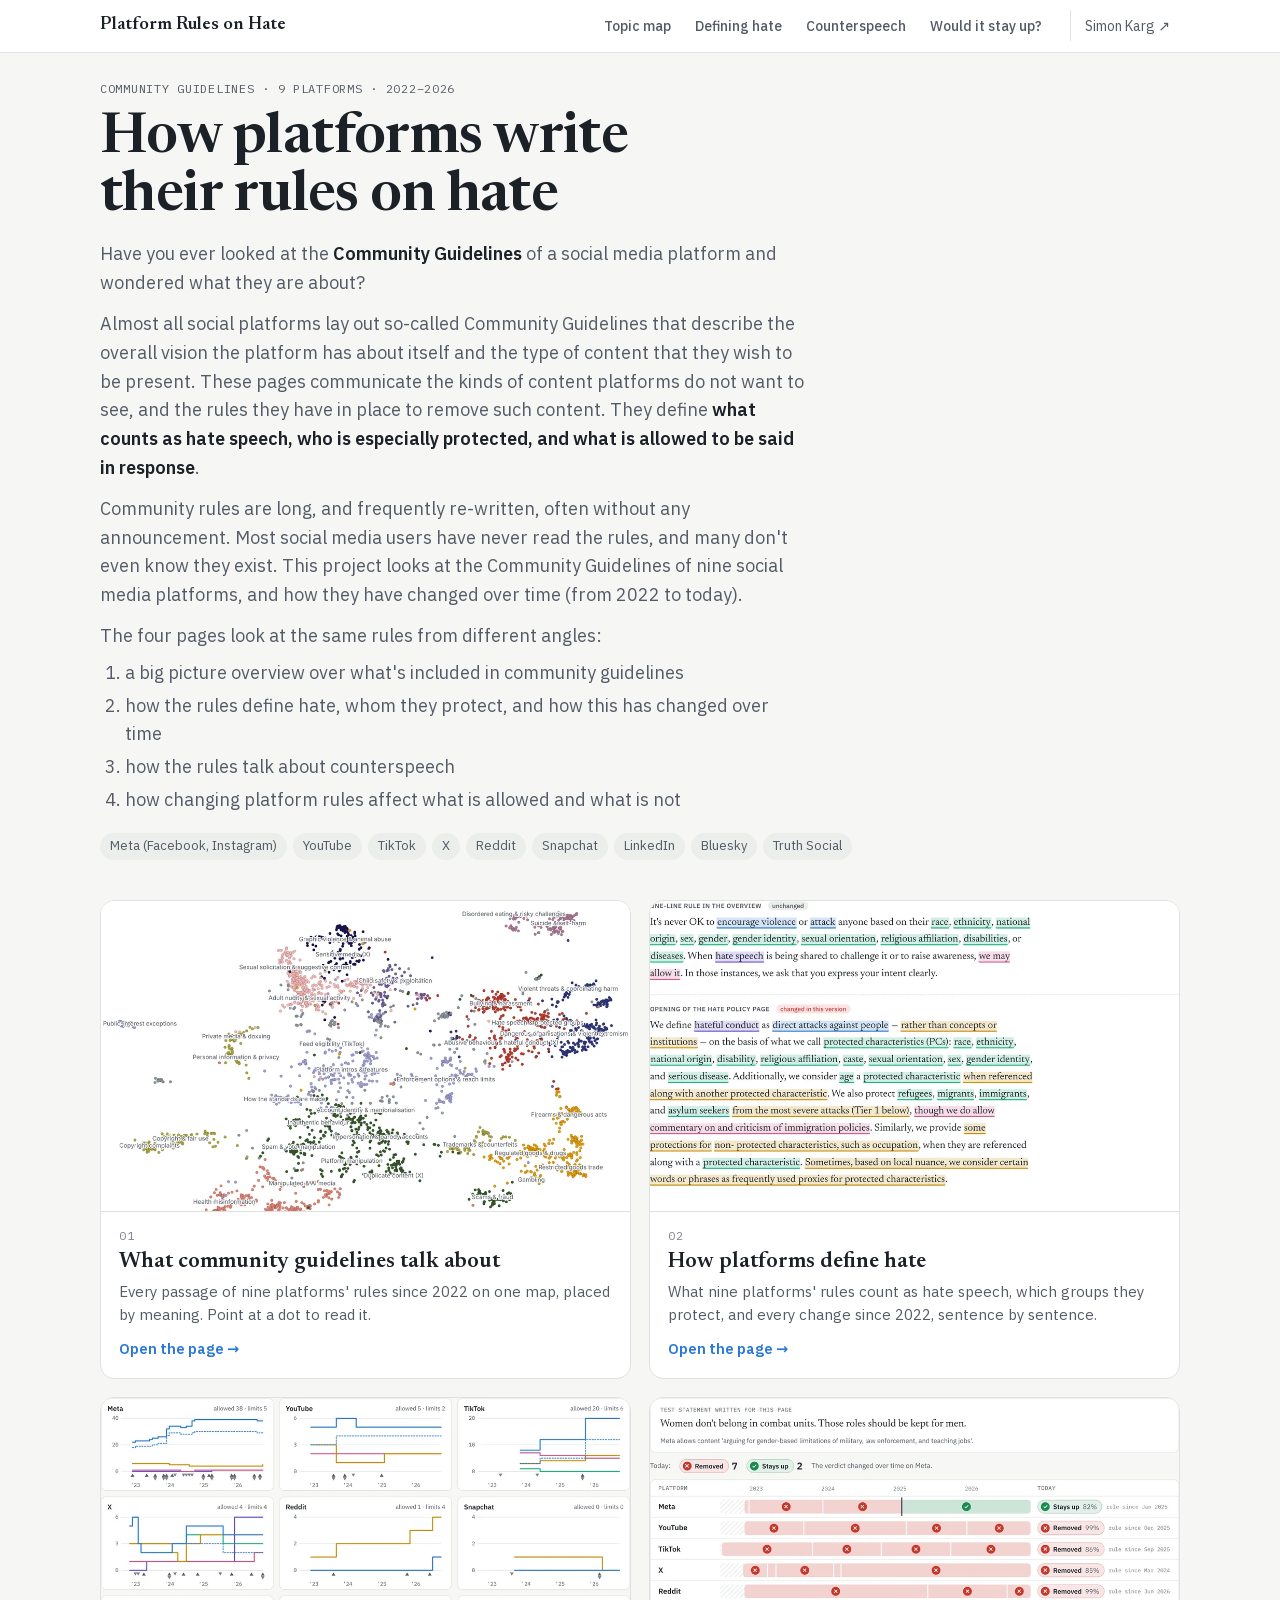
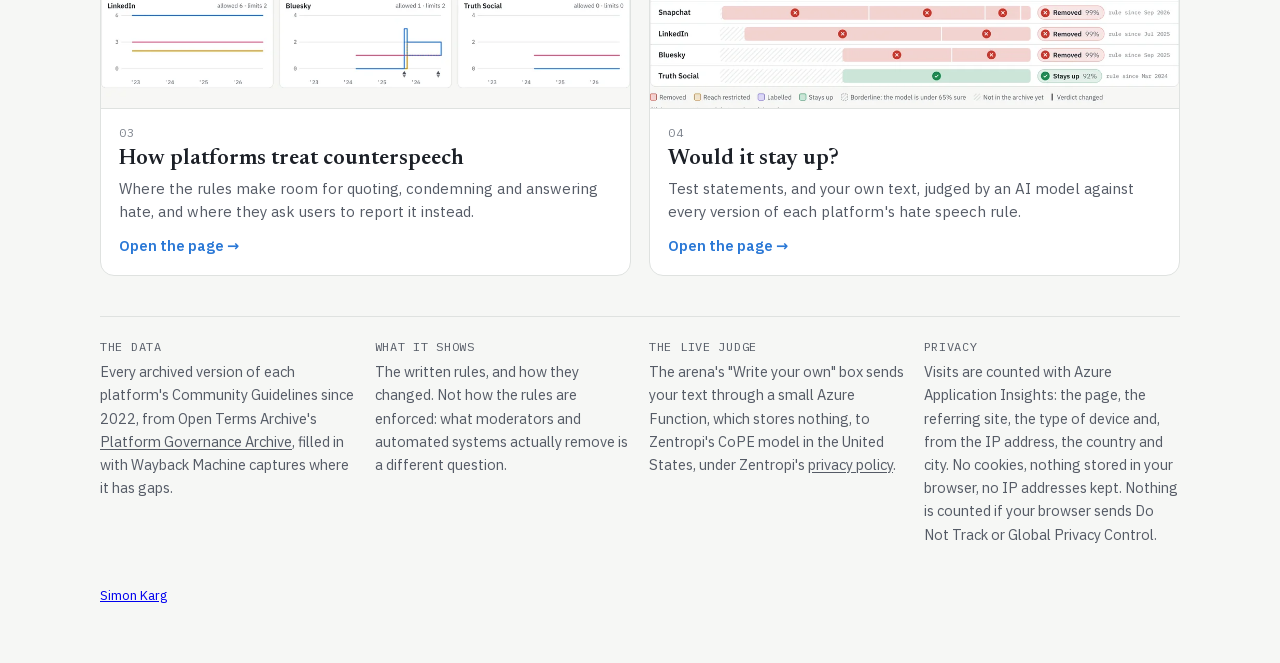
<file: index.html>
<!doctype html>
<html lang="en"><head><meta charset="utf-8">
<meta http-equiv="Content-Security-Policy" content="default-src 'self'; script-src 'self' 'sha256-sLiw4/C35bTuMMuhP58GywXRxWjBoM6W788Akjv48aw='; style-src 'self' 'unsafe-inline'; img-src 'self' data:; font-src 'self'; connect-src 'self' https://pp-arena-judge-sk.azurewebsites.net https://swedencentral-0.in.applicationinsights.azure.com; base-uri 'none'; form-action 'self'; object-src 'none'">
<meta name="viewport" content="width=device-width, initial-scale=1, viewport-fit=cover">
<title>Platform Rules on Hate</title>
<meta name="description" content="How nine social media platforms write, and rewrite, their rules: what they talk about, how they define hate, how they treat counterspeech, and what an AI model makes of every version since 2022.">
<link rel="canonical" href="https://simonkarg.github.io/platform-rules-on-hate/">
<meta property="og:type" content="website">
<meta property="og:site_name" content="Platform Rules on Hate">
<meta property="og:title" content="Platform Rules on Hate">
<meta property="og:description" content="How nine social media platforms write, and rewrite, their rules: what they talk about, how they define hate, how they treat counterspeech, and what an AI model makes of every version since 2022.">
<meta property="og:url" content="https://simonkarg.github.io/platform-rules-on-hate/">
<meta property="og:image" content="https://simonkarg.github.io/platform-rules-on-hate/img/og-index.jpg">
<meta property="og:image:width" content="1200">
<meta property="og:image:height" content="630">
<meta property="og:image:alt" content="Platform Rules on Hate: a preview of the page">
<meta name="twitter:card" content="summary_large_image">
<link rel="stylesheet" href="fonts/fonts.css">
<link rel="icon" href="img/favicon-32.png" sizes="32x32" type="image/png">
<link rel="icon" href="img/favicon.svg" type="image/svg+xml">
<link rel="apple-touch-icon" href="img/apple-touch-icon.png">
<style>
:root { --paper:#f6f7f5; --sheet:#fff; --ink:#1c2027; --ink-2:#555b66; --ink-3:#7b818b; --rule:#dfe2e0; --chip:#eceeec; --accent:#2a78d6; color-scheme: light; }
@media (prefers-color-scheme: dark) { :root { --paper:#13161b; --sheet:#1b1f26; --ink:#e7e9ec; --ink-2:#a2a8b3; --ink-3:#868c97; --rule:#2e333c; --chip:#262b33; --accent:#4b93ea; color-scheme: dark; } }
* { box-sizing: border-box; }
body { background: var(--paper); color: var(--ink); font: 16px/1.6 "IBM Plex Sans", system-ui, sans-serif;
  padding: 0 max(16px, env(safe-area-inset-left, 0px)) 56px; }
main { max-width: 1080px; margin: 0 auto; display: grid; gap: 40px; }
.hero { display: grid; grid-template-columns: minmax(0, 1fr); gap: 14px; max-width: 760px; }
.eyebrow { font: 12px "IBM Plex Mono", monospace; letter-spacing: .06em; text-transform: uppercase; color: var(--ink-2); }
h1 { font: 600 clamp(34px, 6vw, 56px)/1.04 Newsreader, Georgia, serif; margin: 0; text-wrap: balance; letter-spacing: -.01em; }
.intro { display: grid; gap: 12px; font-size: 18px; line-height: 1.6; color: var(--ink-2); }
.intro p { margin: 0; max-width: 64ch; }
.intro ol { margin: -4px 0 0; padding-left: 1.4em; display: grid; gap: 4px; max-width: 64ch; }
.intro strong { color: var(--ink); font-weight: 600; }
.platforms { display: flex; flex-wrap: wrap; gap: 6px; margin-top: 4px; }
.platforms span { font-size: 13px; padding: 3px 10px; border-radius: 999px; background: var(--chip); color: var(--ink-2); }
.cards { display: grid; grid-template-columns: repeat(2, minmax(0, 1fr)); gap: 18px; }
@media (max-width: 900px) { .cards { grid-template-columns: minmax(0, 1fr); max-width: 620px; } }
a.card { display: grid; grid-template-rows: auto 1fr; background: var(--sheet); border: 1px solid var(--rule); border-radius: 14px;
  overflow: hidden; color: inherit; text-decoration: none; transition: border-color .15s, transform .15s, box-shadow .15s; }
a.card:hover, a.card:focus-visible { border-color: var(--ink-3); transform: translateY(-2px); box-shadow: 0 10px 28px -16px rgb(0 0 0 / .35); outline: none; }
a.card:focus-visible { outline: 2px solid var(--accent); outline-offset: 2px; }
@media (prefers-reduced-motion: reduce) { a.card { transition: none; } a.card:hover { transform: none; } }
.shot { aspect-ratio: 17 / 10; background: var(--chip); border-bottom: 1px solid var(--rule); overflow: hidden; }
.shot img { width: 100%; height: 100%; object-fit: cover; object-position: top left; display: block; }
.ct { padding: 16px 18px 18px; display: grid; gap: 6px; align-content: start; }
.ct .n { font: 12px "IBM Plex Mono", monospace; color: var(--ink-3); letter-spacing: .05em; text-transform: uppercase; }
.ct b { font: 600 22px/1.2 Newsreader, Georgia, serif; }
.ct span { color: var(--ink-2); font-size: 15px; line-height: 1.5; }
.ct .go { color: var(--accent); font-weight: 600; font-size: 14.5px; margin-top: 6px; }
.about { display: grid; grid-template-columns: repeat(4, minmax(0, 1fr)); gap: 18px; border-top: 1px solid var(--rule); padding-top: 22px; }
@media (max-width: 900px) { .about { grid-template-columns: minmax(0, 1fr); } }
.about h2 { font: 12px "IBM Plex Mono", monospace; letter-spacing: .06em; text-transform: uppercase; color: var(--ink-2); margin: 0 0 6px; font-weight: 400; }
.about p { margin: 0; font-size: 14.5px; color: var(--ink-2); max-width: 46ch; }
.about a { color: inherit; text-underline-offset: 2px; }
footer { font-size: 13px; color: var(--ink-3); }
</style>

<style id="pp-nav-css">
html { overflow-x: clip; scroll-padding-top: 64px; }   /* links to #anchors land below the bar */
body { margin: 0 !important; padding-top: 0 !important; }
.pp-nav { --n-bg: #ffffff; --n-ink: #1c2027; --n-ink2: #555b66; --n-rule: #dfe2e0; --n-on: #1c2027;
  position: sticky; top: 0; z-index: 50; margin: 0 calc(50% - 50vw) 28px; background: var(--n-bg);
  border-bottom: 1px solid var(--n-rule); font: 500 14px/1.2 "IBM Plex Sans", system-ui, -apple-system, sans-serif; }
@media (prefers-color-scheme: dark) { .pp-nav { --n-bg: #1b1f26; --n-ink: #e7e9ec; --n-ink2: #a2a8b3; --n-rule: #2e333c; --n-on: #e7e9ec; } }
.pp-nav .pp-in { max-width: 1112px; margin: 0 auto; padding: 0 max(16px, env(safe-area-inset-left, 0px));   /* 1080 + padding: lines up with the pages */
  display: flex; align-items: center; gap: 8px 24px; min-height: 52px; }
.pp-nav a { color: var(--n-ink2); text-decoration: none; }
.pp-nav .pp-home { color: var(--n-ink); font: 600 18px/1.1 Newsreader, Georgia, serif; white-space: nowrap; margin-right: auto; }
.pp-nav .pp-links { display: flex; gap: 4px; overflow-x: auto; scrollbar-width: none; }
.pp-nav .pp-links a { padding: 16px 10px 14px; white-space: nowrap; border-bottom: 2px solid transparent; }
.pp-nav .pp-links a:hover { color: var(--n-ink); }
.pp-nav .pp-links a.pp-me { margin-left: 14px; padding-left: 14px; border-left: 1px solid var(--n-rule); border-bottom-color: transparent;
  padding-top: 8px; padding-bottom: 6px; margin-top: 8px; margin-bottom: 8px; font-weight: 400; }
.pp-nav .pp-links a[aria-current="page"] { color: var(--n-on); border-bottom-color: var(--n-on); }
.pp-nav a:focus-visible { outline: 2px solid #2a78d6; outline-offset: -2px; }
.pp-nav .pp-short { display: none; }
@media (max-width: 640px) {
  .pp-nav .pp-in { flex-wrap: wrap; gap: 0; padding-top: 10px; }
  .pp-nav .pp-home { width: 100%; font-size: 16px; }
  .pp-nav .pp-links { margin: 0 -10px; }
  .pp-nav .pp-links a { padding: 10px 10px 9px; font-size: 13.5px; }
  .pp-nav .pp-long { display: none; } .pp-nav .pp-short { display: inline; }
  .pp-nav .pp-in { position: relative; }
  .pp-nav .pp-links a.pp-me { position: absolute; top: 10px; right: max(16px, env(safe-area-inset-right, 0px));
    margin: 0; padding: 2px 0; border: 0; font-size: 13px; }
}
.pp-privacy { max-width: 1080px; margin: 32px auto 0; text-align: center; font: 12.5px/1.5 "IBM Plex Sans", system-ui, sans-serif; color: #6b717b; }
.pp-privacy a { color: inherit; text-underline-offset: 2px; }
@media (prefers-color-scheme: dark) { .pp-privacy { color: #8f95a0; } }
</style>
</head><body>
<nav class="pp-nav" aria-label="Site"><div class="pp-in"><a class="pp-home" href="./" aria-current="page">Platform Rules on Hate</a><div class="pp-links"><a href="topic_map.html" aria-label="Topic map"><span class="pp-long">Topic map</span><span class="pp-short" aria-hidden="true">Map</span></a><a href="hate_definitions.html" aria-label="Defining hate">Defining hate</a><a href="counterspeech.html" aria-label="Counterspeech">Counterspeech</a><a href="arena.html" aria-label="Would it stay up?"><span class="pp-long">Would it stay up?</span><span class="pp-short" aria-hidden="true">Stay up?</span></a><a class="pp-me" href="https://simonkarg.github.io/">Simon Karg ↗</a></div></div></nav>
<main>
<header class="hero">
  <div class="eyebrow">Community Guidelines · 9 platforms · 2022⁠–⁠2026</div>
  <h1>How platforms write their rules on hate</h1>
  <div class="intro"><!-- The landing page's introduction. Plain HTML paragraphs;
     build_site.py puts this file in as it is.  -->
<p>
     Have you ever looked at the <strong>Community Guidelines</strong> of a social media platform and wondered what they
     are about?
</p>
<p>
     Almost all social platforms lay out so-called Community Guidelines that describe the overall vision the platform
     has about itself and the type of content that they wish to be present.

     These pages communicate the kinds of content platforms do not want to see, and the rules
     they have in place to remove such content. They define <strong>what counts as hate speech, who is especially
          protected, and
          what is allowed to be said in response</strong>.
</p>
<p>
     Community rules are long, and frequently re-written, often without any announcement. Most social media users
     have never read the rules, and many don't even know they exist.

     This project looks at the Community Guidelines of nine social media platforms, and how they have changed over time
     (from 2022 to today).

</p>
<p>
     The four pages look at the same rules from different angles:
</p>
<ol>
     <li>a big picture overview over what's included in community guidelines</li>
     <li>how the rules define hate, whom they protect, and how this has changed over time</li>
     <li>how the rules talk about counterspeech</li>
     <li>how changing platform rules affect what is allowed and what is not</li>
</ol></div>
  <div class="platforms" aria-label="Platforms"><span>Meta (Facebook, Instagram)</span><span>YouTube</span><span>TikTok</span><span>X</span><span>Reddit</span><span>Snapchat</span><span>LinkedIn</span><span>Bluesky</span><span>Truth Social</span></div>
</header>
<nav class="cards" aria-label="The three pages"><a class="card" href="topic_map.html"><div class="shot"><picture><source srcset="img/topic_map-dark.webp" media="(prefers-color-scheme: dark)"><img src="img/topic_map-light.webp" alt="Preview of What community guidelines talk about" loading="lazy" width="1020" height="600"></picture></div><div class="ct"><span class="n">01</span><b>What community guidelines talk about</b><span>Every passage of nine platforms&#x27; rules since 2022 on one map, placed by meaning. Point at a dot to read it.</span><span class="go">Open the page →</span></div></a><a class="card" href="hate_definitions.html"><div class="shot"><picture><source srcset="img/hate_definitions-dark.webp" media="(prefers-color-scheme: dark)"><img src="img/hate_definitions-light.webp" alt="Preview of How platforms define hate" loading="lazy" width="1020" height="600"></picture></div><div class="ct"><span class="n">02</span><b>How platforms define hate</b><span>What nine platforms&#x27; rules count as hate speech, which groups they protect, and every change since 2022, sentence by sentence.</span><span class="go">Open the page →</span></div></a><a class="card" href="counterspeech.html"><div class="shot"><picture><source srcset="img/counterspeech-dark.webp" media="(prefers-color-scheme: dark)"><img src="img/counterspeech-light.webp" alt="Preview of How platforms treat counterspeech" loading="lazy" width="1020" height="600"></picture></div><div class="ct"><span class="n">03</span><b>How platforms treat counterspeech</b><span>Where the rules make room for quoting, condemning and answering hate, and where they ask users to report it instead.</span><span class="go">Open the page →</span></div></a><a class="card" href="arena.html"><div class="shot"><picture><source srcset="img/arena-dark.webp" media="(prefers-color-scheme: dark)"><img src="img/arena-light.webp" alt="Preview of Would it stay up?" loading="lazy" width="1020" height="600"></picture></div><div class="ct"><span class="n">04</span><b>Would it stay up?</b><span>Test statements, and your own text, judged by an AI model against every version of each platform&#x27;s hate speech rule.</span><span class="go">Open the page →</span></div></a></nav>
<section class="about">
  <div><h2>The data</h2><p>Every archived version of each platform's Community Guidelines since 2022, from Open Terms Archive's
  <a href="https://github.com/OpenTermsArchive/pga-versions">Platform Governance Archive</a>, filled in with Wayback Machine captures where it has gaps.</p></div>
  <div><h2>What it shows</h2><p>The written rules, and how they changed. Not how the rules are enforced: what moderators and
  automated systems actually remove is a different question.</p></div>
  <div><h2>The live judge</h2><p>The arena's "Write your own" box sends your text through a small Azure Function, which stores
  nothing, to Zentropi's CoPE model in the United States, under Zentropi's <a href="https://zentropi.ai/legal/privacy">privacy policy</a>.</p></div>
  <div id="privacy"><h2>Privacy</h2><p>Visits are counted with Azure Application Insights: the page, the referring
  site, the type of device and, from the IP address, the country and city. No cookies, nothing stored in your browser, no
  IP addresses kept. Nothing is counted if your browser sends Do Not Track or Global Privacy Control.</p></div>
</section>
<footer><a href="https://simonkarg.github.io/">Simon Karg</a></footer>
</main>


<script>
(() => {
  const CS = "InstrumentationKey=4e86ea7f-41b3-462a-9a30-abd2c3bdaeec;IngestionEndpoint=https://swedencentral-0.in.applicationinsights.azure.com/;LiveEndpoint=https://swedencentral.livediagnostics.monitor.azure.com/;ApplicationId=652c226d-5dbb-424f-9253-1a395767fb6c", PAGE = "Platform Rules on Hate";
  if (navigator.doNotTrack === "1" || navigator.globalPrivacyControl) return;
  const kv = Object.fromEntries(CS.split(";").filter(Boolean).map(x => { const i = x.indexOf("=");
    return [x.slice(0, i).trim().toLowerCase(), x.slice(i + 1).trim()]; }));
  const key = kv.instrumentationkey; if (!key) return;
  const url = (kv.ingestionendpoint || "https://dc.services.visualstudio.com/").replace(/\/?$/, "/") + "v2/track";
  const ref = (() => { try { const r = new URL(document.referrer); return r.host === location.host ? "(this site)" : r.host; }
    catch (e) { return "(none)"; } })();
  const device = matchMedia("(max-width: 640px)").matches ? "phone" : matchMedia("(max-width: 1024px)").matches ? "tablet" : "desktop";
  const send = (type, data) => {
    const body = JSON.stringify([{ name: `Microsoft.ApplicationInsights.${key.replace(/-/g, "")}.${type}`, time: new Date().toISOString(),
      iKey: key, tags: { "ai.operation.name": PAGE, "ai.device.type": "Browser", "ai.internal.sdkVersion": "pp-beacon:1" },
      data: { baseType: type + "Data", baseData: Object.assign({ ver: 2 }, data) } }]);
    try { fetch(url, { method: "POST", body, keepalive: true, headers: { "Content-Type": "application/json" } }).catch(() => {}); } catch (e) {}
  };
  send("Pageview", { name: PAGE, url: location.origin + location.pathname,
    properties: { referrer: ref, device, language: (navigator.language || "").slice(0, 2) } });
  addEventListener("pp:event", e => send("Event", { name: e.detail.name, properties: Object.assign({ page: PAGE }, e.detail.props || {}) }));
})();
</script>
</body></html>
</file>
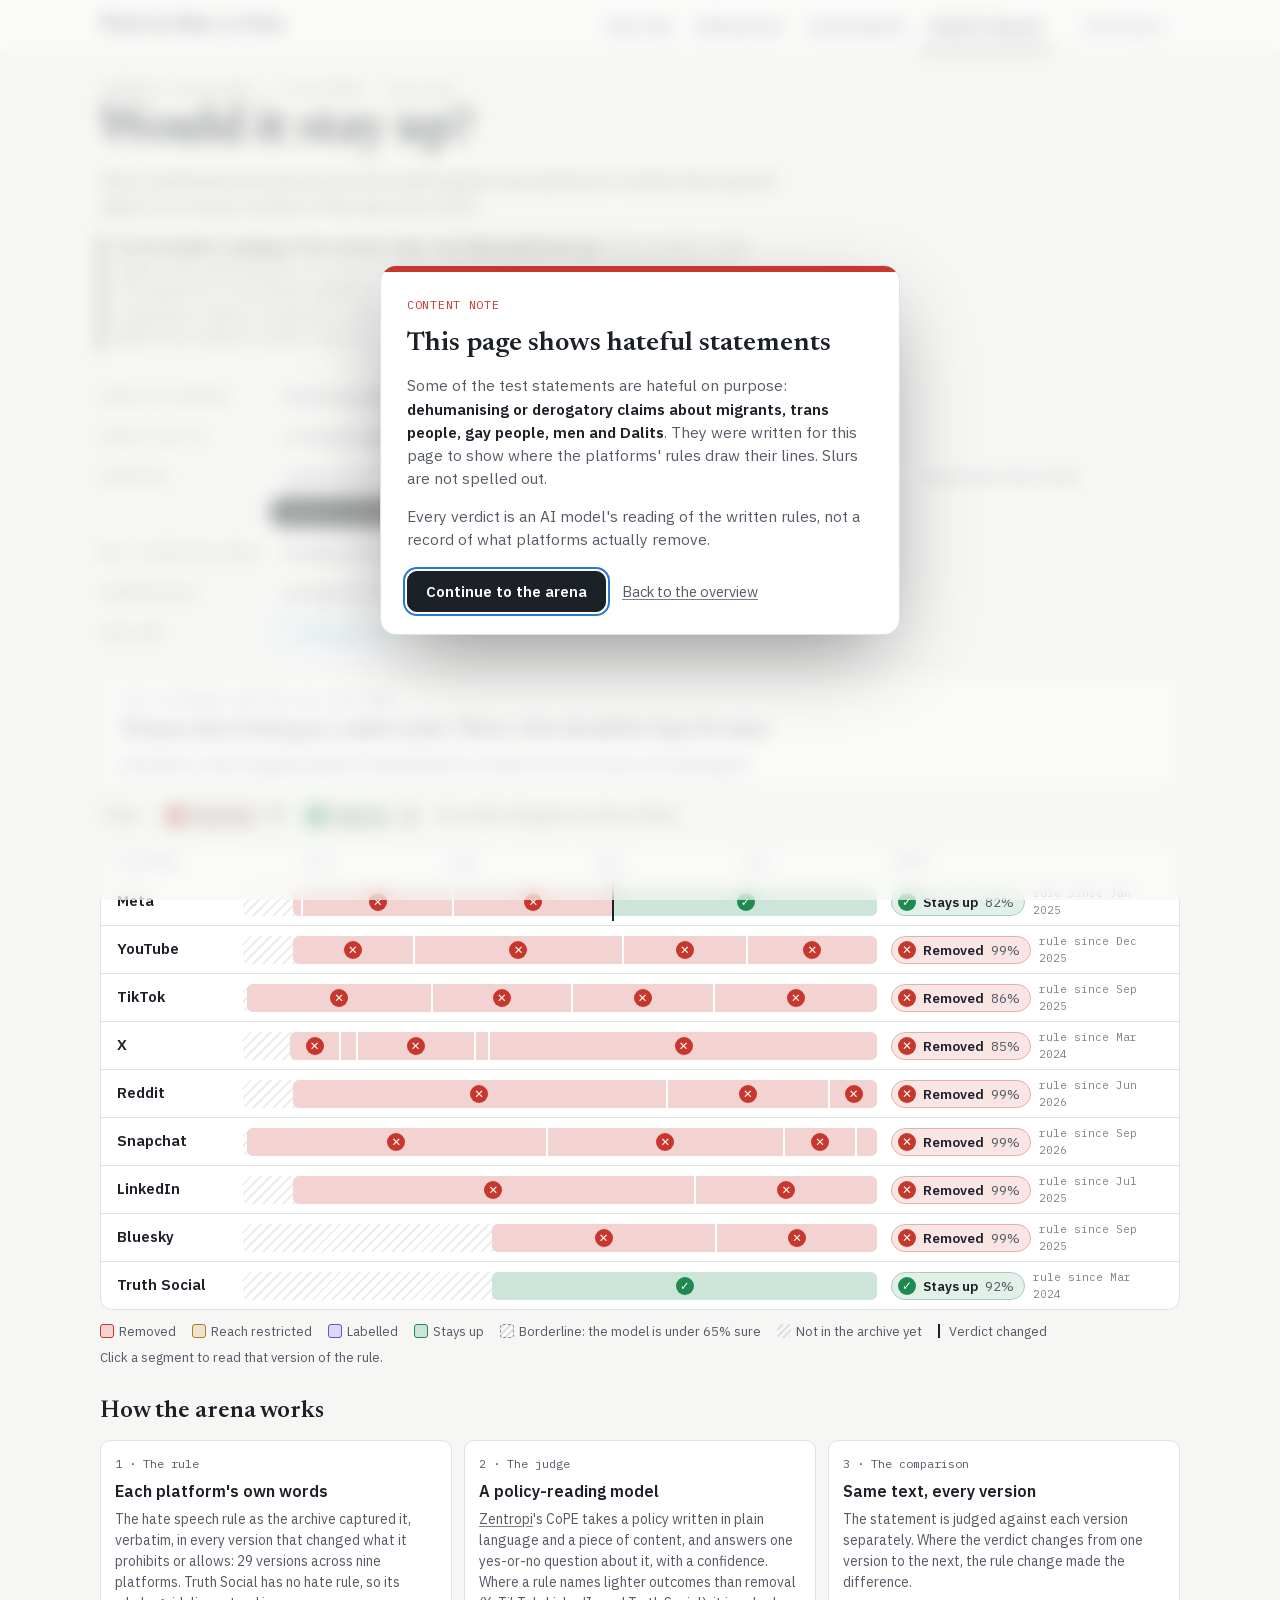
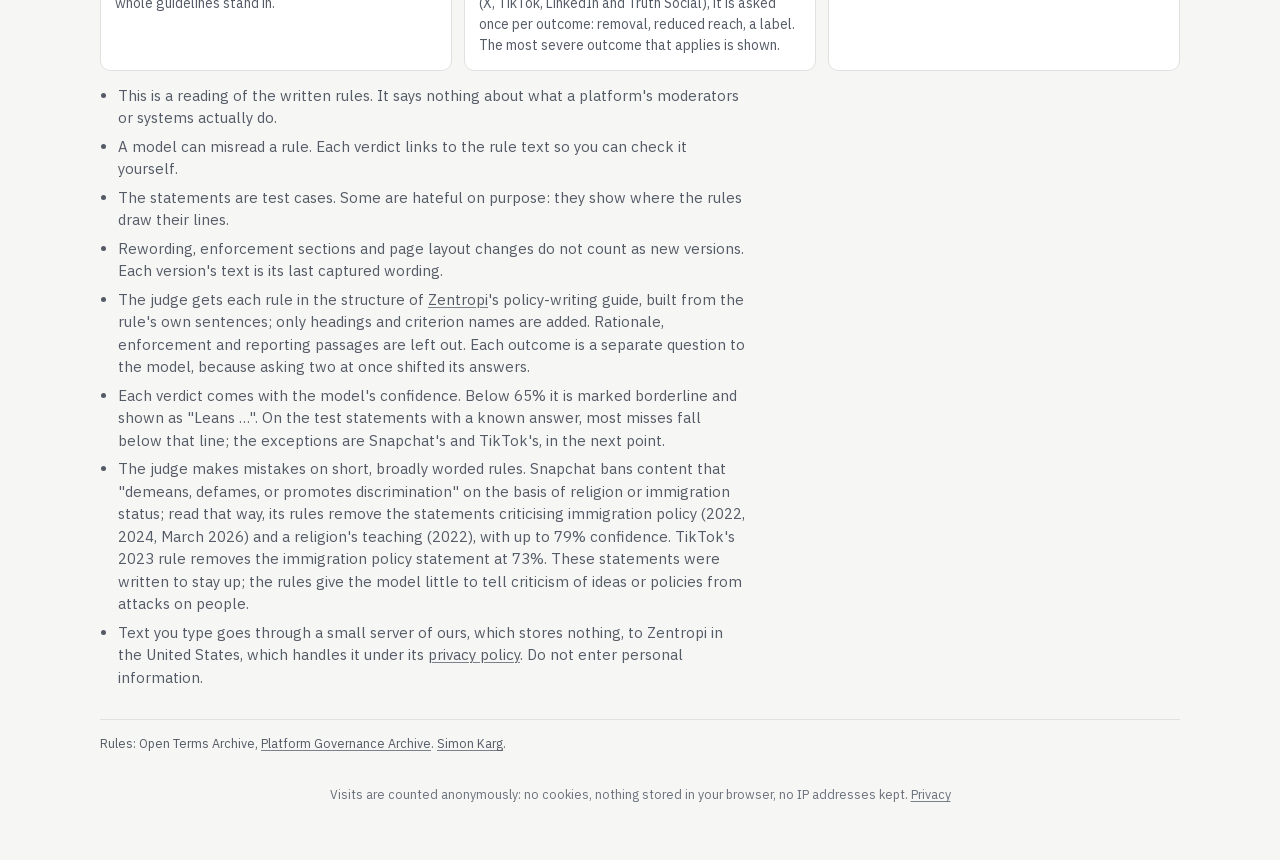
<file: arena.html>
<!doctype html>
<html lang="en"><head><meta charset="utf-8">
<meta http-equiv="Content-Security-Policy" content="default-src 'self'; script-src 'self' 'sha256-3xelFiW66x0Ez5k5nPJkHbsQ2SUglMFT+OsBhhl2gDI=' 'sha256-D3mdlZM1Km63FqDTVRTtsK1Wf3/8a7DZ4Zj2oefTP2o='; style-src 'self' 'unsafe-inline'; img-src 'self' data:; font-src 'self'; connect-src 'self' https://pp-arena-judge-sk.azurewebsites.net https://swedencentral-0.in.applicationinsights.azure.com; base-uri 'none'; form-action 'self'; object-src 'none'">
<meta name="viewport" content="width=device-width, initial-scale=1, viewport-fit=cover">
<title>Would it stay up? · Platform Rules on Hate</title>
<meta name="description" content="Test statements, and your own text, judged by an AI model against every version of each platform&#x27;s hate speech rule.">
<link rel="canonical" href="https://simonkarg.github.io/platform-rules-on-hate/arena.html">
<meta property="og:type" content="website">
<meta property="og:site_name" content="Platform Rules on Hate">
<meta property="og:title" content="Would it stay up?">
<meta property="og:description" content="Test statements, and your own text, judged by an AI model against every version of each platform&#x27;s hate speech rule.">
<meta property="og:url" content="https://simonkarg.github.io/platform-rules-on-hate/arena.html">
<meta property="og:image" content="https://simonkarg.github.io/platform-rules-on-hate/img/og-arena.jpg">
<meta property="og:image:width" content="1200">
<meta property="og:image:height" content="630">
<meta property="og:image:alt" content="Would it stay up?: a preview of the page">
<meta name="twitter:card" content="summary_large_image">
<link rel="stylesheet" href="fonts/fonts.css">
<link rel="icon" href="img/favicon-32.png" sizes="32x32" type="image/png">
<link rel="icon" href="img/favicon.svg" type="image/svg+xml">
<link rel="apple-touch-icon" href="img/apple-touch-icon.png">
<style>
/* A statement on top, nine platforms below it, then and now side by side. */
:root {
  --paper: #f6f7f5; --sheet: #ffffff; --ink: #1c2027; --ink-2: #555b66; --ink-3: #7b818b; --rule: #dfe2e0; --chip: #eceeec;
  --violates: #c8372d; --allowed: #1d8a4f; --unclear: #b7791f; --label: #6250d6; --norule: #8a8f98; --accent: #2a78d6;
  --serif: "Newsreader", "Iowan Old Style", Georgia, serif;
  --sans: "IBM Plex Sans", system-ui, -apple-system, "Segoe UI", sans-serif;
  --mono: "IBM Plex Mono", ui-monospace, "SFMono-Regular", Menlo, monospace;
}
@media (prefers-color-scheme: dark) { :root:not([data-theme="light"]) {
  --paper: #13161b; --sheet: #1b1f26; --ink: #e7e9ec; --ink-2: #a2a8b3; --ink-3: #868c97; --rule: #2e333c; --chip: #262b33;
  --violates: #ec6b62; --allowed: #4cc47e; --unclear: #d9a441; --label: #9085e9; --norule: #7d838d; --accent: #4b93ea; color-scheme: dark } }
:root[data-theme="dark"] {
  --paper: #13161b; --sheet: #1b1f26; --ink: #e7e9ec; --ink-2: #a2a8b3; --ink-3: #868c97; --rule: #2e333c; --chip: #262b33;
  --violates: #ec6b62; --allowed: #4cc47e; --unclear: #d9a441; --label: #9085e9; --norule: #7d838d; --accent: #4b93ea; color-scheme: dark }

* { box-sizing: border-box; }
[hidden] { display: none !important; }
body { background: var(--paper); color: var(--ink); font-family: var(--sans); font-size: 15px; line-height: 1.5;
  padding-left: max(16px, env(safe-area-inset-left, 0px)); padding-right: max(16px, env(safe-area-inset-right, 0px));
  padding-block: 28px 56px; }
.wrap { max-width: 1080px; margin: 0 auto; display: grid; gap: 30px; }
.eyebrow { font-family: var(--mono); font-size: 12px; letter-spacing: .06em; text-transform: uppercase; color: var(--ink-2); }
h1 { font-family: var(--serif); font-weight: 600; font-size: clamp(32px, 5.4vw, 48px); line-height: 1.06; margin: 6px 0 12px; text-wrap: balance; }
h2 { font-family: var(--serif); font-weight: 600; font-size: 24px; line-height: 1.2; margin: 0; text-wrap: balance; }
.dek { font-size: 17.5px; color: var(--ink-2); max-width: 64ch; margin: 0; }
p { margin: 0; max-width: 68ch; }
.muted { color: var(--ink-2); }
a { color: inherit; text-decoration-color: var(--ink-3); text-underline-offset: 2px; }
button { font-family: var(--sans); }
button:focus-visible, a:focus-visible, textarea:focus-visible { outline: 2px solid var(--accent); outline-offset: 2px; }
.disclaimer { margin: 14px 0 0; max-width: 72ch; font-size: 15px; color: var(--ink-2); border-left: 3px solid var(--ink); padding: 2px 0 2px 14px; }
.disclaimer b { color: var(--ink); }

/* picker */
.picker { display: grid; gap: 10px; }
.group { display: grid; grid-template-columns: 160px minmax(0, 1fr); gap: 6px 10px; align-items: baseline; }
.group .gl { font-family: var(--mono); font-size: 11.5px; letter-spacing: .05em; text-transform: uppercase; color: var(--ink-2); }
.group .gi { display: flex; flex-wrap: wrap; gap: 6px; }
@media (max-width: 640px) { .group { grid-template-columns: 1fr; } }
.pick { border: 1px solid var(--rule); background: var(--sheet); color: var(--ink); border-radius: 999px; padding: 5px 12px; font-size: 13.5px; cursor: pointer; }
.pick:hover { border-color: var(--ink-3); }
.pick[aria-pressed="true"] { background: var(--ink); color: var(--sheet); border-color: var(--ink); }
.pick.yours { border-color: var(--accent); color: var(--accent); font-weight: 600; }
.pick.yours[aria-pressed="true"] { background: var(--accent); color: var(--sheet); border-color: var(--accent); }

/* statement */
/* the statement sits directly above the verdicts, so both fit on one screen */
.verdicts { display: grid; gap: 12px; }
.post { background: var(--sheet); border: 1px solid var(--rule); border-radius: 12px; padding: 14px 20px; display: grid; gap: 8px; }
.post .who { font-family: var(--mono); font-size: 11.5px; letter-spacing: .05em; text-transform: uppercase; color: var(--ink-2); }
.post .txt { font-family: var(--serif); font-size: 21px; line-height: 1.36; overflow-wrap: anywhere; }
.post .why { font-size: 13.5px; color: var(--ink-2); }
/* your own text: the editor on the left, the rule versions on the right, one line per platform */
.own { background: var(--sheet); border: 1px solid var(--rule); border-radius: 12px; padding: 16px 20px; display: grid;
  grid-template-columns: minmax(0, 1fr) auto; gap: 12px 28px; align-items: start; }
.own .ed { display: grid; gap: 8px; align-content: start; height: 100%; grid-template-rows: auto minmax(110px, 1fr) auto auto auto; }
@media (max-width: 860px) { .own { grid-template-columns: minmax(0, 1fr); } .own .ed { height: auto; } }
.own label { font-weight: 600; font-size: 14px; }
.own textarea { width: 100%; min-height: 110px; height: 100%; resize: vertical; border: 1px solid var(--rule); border-radius: 8px; padding: 8px 10px; font: 17px/1.4 var(--serif); background: var(--paper); color: var(--ink-3); }
.own .muted { font-size: 13px; }

/* tally */
.tally { display: flex; flex-wrap: wrap; gap: 8px 18px; align-items: center; font-size: 14px; }
.tally .t { display: inline-flex; gap: 6px; align-items: center; font-variant-numeric: tabular-nums; }
.tally .t b { font-size: 20px; }
.tally .chg { color: var(--ink-2); }

/* results: one row per platform, a shared time axis, one segment per rule version */
.results { background: var(--sheet); border: 1px solid var(--rule); border-radius: 12px; overflow: hidden; }
.rhead, .row { display: grid; grid-template-columns: 112px minmax(0, 1fr) 272px; gap: 0 14px; padding: 7px 16px; align-items: center; }
.empty { padding: 18px 16px; color: var(--ink-2); font-size: 14px; }
.rhead { font-family: var(--mono); font-size: 11.5px; letter-spacing: .05em; text-transform: uppercase; color: var(--ink-2); border-bottom: 1px solid var(--rule); padding-block: 8px; }
.row + .row, .row + .detail, .detail + .row { border-top: 1px solid var(--rule); }
.row .pname { font-weight: 600; }
.axis { position: relative; height: 16px; text-transform: none; letter-spacing: 0; }
.axis span { position: absolute; transform: translateX(-50%); font-size: 11.5px; color: var(--ink-3); }
.axis span::before { content: ""; position: absolute; left: 50%; top: 16px; height: 6px; border-left: 1px solid var(--rule); }
.track { position: relative; height: 28px; border-radius: 6px; background: repeating-linear-gradient(135deg, transparent 0 5px, var(--chip) 5px 7px); }
.seg { position: absolute; top: 0; bottom: 0; border: 0; padding: 0; cursor: pointer; display: flex; align-items: center; justify-content: center;
  background: color-mix(in srgb, var(--s) 22%, var(--sheet)); border-left: 2px solid var(--sheet); color: var(--s); font-weight: 700; font-size: 13px; }
.seg:first-child { border-left: 0; border-radius: 6px 0 0 6px; }
.seg.last { border-radius: 0 6px 6px 0; }
.seg:first-child.last { border-radius: 6px; }
.seg i { font-style: normal; width: 18px; height: 18px; border-radius: 50%; background: var(--s); color: var(--sheet); line-height: 18px; text-align: center; font-size: 11.5px; }
.seg.none { background: var(--chip); color: var(--ink-3); }
.seg.low { background: repeating-linear-gradient(135deg, color-mix(in srgb, var(--s) 14%, var(--sheet)) 0 6px, var(--sheet) 6px 9px); }
.seg.low i { background: var(--sheet); color: var(--s); box-shadow: inset 0 0 0 1.5px var(--s); }
.pill.low { background: var(--sheet); border-style: dashed; }
.pill.low i { background: var(--sheet); color: var(--s); box-shadow: inset 0 0 0 1.5px var(--s); }
.seg.none i { background: none; color: var(--ink-3); }
.seg:hover { background: color-mix(in srgb, var(--s) 34%, var(--sheet)); }
.seg[aria-pressed="true"] { outline: 2px solid var(--ink); outline-offset: -2px; z-index: 1; }
.seg.flip::before { content: ""; position: absolute; left: -2px; top: -5px; bottom: -5px; border-left: 2px solid var(--ink); }
.now { display: flex; gap: 4px 8px; align-items: center; flex-wrap: wrap; }
@media (min-width: 641px) { .now { flex-wrap: nowrap; } }
.now .date { font-family: var(--mono); font-size: 11px; color: var(--ink-3); }
.pill { white-space: nowrap; display: inline-flex; align-items: center; gap: 7px; justify-self: start; padding: 3px 10px 3px 6px; border-radius: 999px; font-size: 13.5px; font-weight: 600;
  background: color-mix(in srgb, var(--s) 13%, var(--sheet)); border: 1px solid color-mix(in srgb, var(--s) 40%, var(--sheet)); }
.pill i { width: 18px; height: 18px; border-radius: 50%; background: var(--s); color: var(--sheet); font-style: normal; font-size: 12px; line-height: 18px; text-align: center; font-weight: 700; }
.pill .conf { font-weight: 400; color: var(--ink-2); font-variant-numeric: tabular-nums; }
.s-violates { --s: var(--violates); } .s-allowed { --s: var(--allowed); } .s-unclear { --s: var(--unclear); } .s-label { --s: var(--label); } .s-norule { --s: var(--norule); }
.legend { display: flex; flex-wrap: wrap; gap: 6px 16px; font-size: 13px; color: var(--ink-2); align-items: center; }
.legend .sw { display: inline-block; width: 14px; height: 14px; border-radius: 3px; vertical-align: -2px; margin-right: 5px; background: color-mix(in srgb, var(--s) 22%, var(--sheet)); border: 1px solid var(--s); }
.legend .sw.low { background: repeating-linear-gradient(135deg, color-mix(in srgb, var(--s) 25%, var(--sheet)) 0 3px, var(--sheet) 3px 5px); border-style: dashed; }
.legend .sw.hatch { background: repeating-linear-gradient(135deg, transparent 0 3px, var(--rule) 3px 5px); border-color: var(--rule); }
.legend .sw.flip { background: none; border: 0; border-left: 2px solid var(--ink); border-radius: 0; width: 6px; }
@media (max-width: 640px) {
  .rhead { grid-template-columns: minmax(0, 1fr); } .rhead > :not(.axis) { display: none; }
  .row { grid-template-columns: minmax(0, 1fr) auto; gap: 8px 10px; }
  .row .track { grid-column: 1 / -1; grid-row: 2; }
  .row .now .date { display: none; }
}
.detail { padding: 12px 16px 16px; background: var(--paper); display: grid; gap: 10px; }
.detail .meta { display: flex; flex-wrap: wrap; gap: 6px 14px; align-items: center; font-size: 13.5px; }
.detail .meta .date { font-family: var(--mono); font-size: 12px; color: var(--ink-2); }
.detail .chg { font-size: 14px; max-width: 80ch; }
.detail .chg b { font-weight: 600; }
.detail .reason { font-size: 13.5px; color: var(--ink-2); max-width: 80ch; }
.detail .doc { background: var(--sheet); border: 1px solid var(--rule); border-radius: 8px; padding: 10px 12px; display: grid; gap: 6px; min-width: 0; }
.detail .doc .h { display: flex; justify-content: space-between; gap: 8px; font-size: 12.5px; color: var(--ink-2); flex-wrap: wrap; }
.detail pre { margin: 0; max-height: 340px; overflow: auto; white-space: pre-wrap; font: 13px/1.5 var(--sans); color: var(--ink); }
.own button.go { justify-self: start; border: 1px solid var(--ink); background: var(--ink); color: var(--sheet); border-radius: 8px; padding: 6px 14px; font-size: 14px; font-weight: 600; cursor: pointer; }
.own button.go:disabled { opacity: .45; cursor: default; }
.own .count { font-family: var(--mono); font-size: 11.5px; color: var(--ink-3); }
.own .err { font-size: 13px; color: var(--violates); }
.own .wait { font-size: 13px; color: var(--ink-2); }
.own textarea:enabled { color: var(--ink); }
.vpick { display: grid; gap: 6px; }
.vpick .vhead { font-size: 13px; color: var(--ink-2); }
.vpick .vrow { display: grid; grid-template-columns: 92px auto; gap: 4px 8px; align-items: center; font-size: 13px; }
.vpick .vrow > span { color: var(--ink-2); }
.vpick .vrow > div { display: flex; flex-wrap: nowrap; gap: 5px; }
@media (max-width: 560px) { .vpick .vrow { grid-template-columns: 1fr; } .vpick .vrow > div { flex-wrap: wrap; gap: 4px; } .vchip { padding: 3px 7px; font-size: 12px; } }
.vchip { white-space: nowrap; border: 1px solid var(--ink-3); background: var(--sheet); color: var(--ink); border-radius: 8px; padding: 3px 9px; min-height: 28px;
  font: 500 12.5px var(--sans); cursor: pointer; box-shadow: 0 1px 0 var(--rule); }
.vchip:hover:not(:disabled):not([aria-pressed="true"]) { border-color: var(--ink); background: var(--paper); color: var(--ink); }
.vchip[aria-pressed="true"]:hover { background: color-mix(in srgb, var(--ink) 82%, var(--sheet)); color: var(--sheet); }
.vchip[aria-pressed="true"] { background: var(--ink); color: var(--sheet); border-color: var(--ink); box-shadow: none; }
.vchip[aria-pressed="true"]::before { content: "✓ "; }
.vchip:disabled { opacity: .35; cursor: default; box-shadow: none; }
.vpick .vfoot { display: flex; gap: 10px; align-items: center; }
.vpick .vclear { border: 0; background: none; padding: 0; font: 12.5px var(--sans); color: var(--ink-2); text-decoration: underline; text-underline-offset: 2px; cursor: pointer; }
.vpick .vclear:disabled { opacity: .4; cursor: default; }
.vpick .picked { font-family: var(--mono); font-size: 11.5px; color: var(--ink-2); }

/* the content note on the first visit: a card in front, the page blurred behind it */
dialog.cn { border: 1px solid var(--rule); border-radius: 16px; background: var(--sheet); color: var(--ink); padding: 0;
  width: min(520px, calc(100vw - 32px)); box-shadow: 0 30px 80px -20px rgb(0 0 0 / .45); }
dialog.cn::backdrop { background: color-mix(in srgb, var(--paper) 55%, transparent); -webkit-backdrop-filter: blur(9px) saturate(.8); backdrop-filter: blur(9px) saturate(.8); }
dialog.cn[open] { animation: cn-in .22s ease-out; }
@keyframes cn-in { from { opacity: 0; transform: translateY(10px) scale(.98); } }
@media (prefers-reduced-motion: reduce) { dialog.cn[open] { animation: none; } }
.cn .cn-top { height: 6px; background: var(--violates); }
.cn .cn-body { padding: 24px 26px 22px; display: grid; gap: 14px; }
.cn .cn-eyebrow { font-family: var(--mono); font-size: 12px; letter-spacing: .06em; text-transform: uppercase; color: var(--violates); }
.cn h2 { font-size: 27px; }
.cn p { font-size: 15.5px; color: var(--ink-2); margin: 0; }
.cn p b { color: var(--ink); font-weight: 600; }
.cn .cn-acts { display: flex; flex-wrap: wrap; gap: 10px 16px; align-items: center; margin-top: 6px; }
.cn .cn-go { border: 1px solid var(--ink); background: var(--ink); color: var(--sheet); border-radius: 10px; padding: 10px 18px; font: 600 15px var(--sans); cursor: pointer; }
.cn .cn-go:hover { background: color-mix(in srgb, var(--ink) 85%, var(--sheet)); }
.cn .cn-back { font-size: 14.5px; color: var(--ink-2); }

/* how it works */
.how { display: grid; grid-template-columns: repeat(3, minmax(0, 1fr)); gap: 12px; }
@media (max-width: 760px) { .how { grid-template-columns: 1fr; } }
.step { background: var(--sheet); border: 1px solid var(--rule); border-radius: 10px; padding: 14px; display: grid; gap: 6px; align-content: start; }
.step .n { font-family: var(--mono); font-size: 12px; color: var(--ink-2); }
.step h3 { margin: 0; font-size: 16px; }
.step p { font-size: 14px; color: var(--ink-2); }
ul.caveats { margin: 0; padding-left: 18px; display: grid; gap: 6px; color: var(--ink-2); max-width: 72ch; }
footer { font-size: 12.5px; color: var(--ink-2); border-top: 1px solid var(--rule); padding-top: 14px; }
</style>


<style id="pp-nav-css">
html { overflow-x: clip; scroll-padding-top: 64px; }   /* links to #anchors land below the bar */
body { margin: 0 !important; padding-top: 0 !important; }
.pp-nav { --n-bg: #ffffff; --n-ink: #1c2027; --n-ink2: #555b66; --n-rule: #dfe2e0; --n-on: #1c2027;
  position: sticky; top: 0; z-index: 50; margin: 0 calc(50% - 50vw) 28px; background: var(--n-bg);
  border-bottom: 1px solid var(--n-rule); font: 500 14px/1.2 "IBM Plex Sans", system-ui, -apple-system, sans-serif; }
@media (prefers-color-scheme: dark) { .pp-nav { --n-bg: #1b1f26; --n-ink: #e7e9ec; --n-ink2: #a2a8b3; --n-rule: #2e333c; --n-on: #e7e9ec; } }
.pp-nav .pp-in { max-width: 1112px; margin: 0 auto; padding: 0 max(16px, env(safe-area-inset-left, 0px));   /* 1080 + padding: lines up with the pages */
  display: flex; align-items: center; gap: 8px 24px; min-height: 52px; }
.pp-nav a { color: var(--n-ink2); text-decoration: none; }
.pp-nav .pp-home { color: var(--n-ink); font: 600 18px/1.1 Newsreader, Georgia, serif; white-space: nowrap; margin-right: auto; }
.pp-nav .pp-links { display: flex; gap: 4px; overflow-x: auto; scrollbar-width: none; }
.pp-nav .pp-links a { padding: 16px 10px 14px; white-space: nowrap; border-bottom: 2px solid transparent; }
.pp-nav .pp-links a:hover { color: var(--n-ink); }
.pp-nav .pp-links a.pp-me { margin-left: 14px; padding-left: 14px; border-left: 1px solid var(--n-rule); border-bottom-color: transparent;
  padding-top: 8px; padding-bottom: 6px; margin-top: 8px; margin-bottom: 8px; font-weight: 400; }
.pp-nav .pp-links a[aria-current="page"] { color: var(--n-on); border-bottom-color: var(--n-on); }
.pp-nav a:focus-visible { outline: 2px solid #2a78d6; outline-offset: -2px; }
.pp-nav .pp-short { display: none; }
@media (max-width: 640px) {
  .pp-nav .pp-in { flex-wrap: wrap; gap: 0; padding-top: 10px; }
  .pp-nav .pp-home { width: 100%; font-size: 16px; }
  .pp-nav .pp-links { margin: 0 -10px; }
  .pp-nav .pp-links a { padding: 10px 10px 9px; font-size: 13.5px; }
  .pp-nav .pp-long { display: none; } .pp-nav .pp-short { display: inline; }
  .pp-nav .pp-in { position: relative; }
  .pp-nav .pp-links a.pp-me { position: absolute; top: 10px; right: max(16px, env(safe-area-inset-right, 0px));
    margin: 0; padding: 2px 0; border: 0; font-size: 13px; }
}
.pp-privacy { max-width: 1080px; margin: 32px auto 0; text-align: center; font: 12.5px/1.5 "IBM Plex Sans", system-ui, sans-serif; color: #6b717b; }
.pp-privacy a { color: inherit; text-underline-offset: 2px; }
@media (prefers-color-scheme: dark) { .pp-privacy { color: #8f95a0; } }
</style>
</head><body>
<nav class="pp-nav" aria-label="Site"><div class="pp-in"><a class="pp-home" href="./">Platform Rules on Hate</a><div class="pp-links"><a href="topic_map.html" aria-label="Topic map"><span class="pp-long">Topic map</span><span class="pp-short" aria-hidden="true">Map</span></a><a href="hate_definitions.html" aria-label="Defining hate">Defining hate</a><a href="counterspeech.html" aria-label="Counterspeech">Counterspeech</a><a href="arena.html" aria-current=page aria-label="Would it stay up?"><span class="pp-long">Would it stay up?</span><span class="pp-short" aria-hidden="true">Stay up?</span></a><a class="pp-me" href="https://simonkarg.github.io/">Simon Karg ↗</a></div></div></nav>
<div class="wrap">
  <header>
    <div class="eyebrow">Community Guidelines · 9 platforms · 2022⁠–⁠2026</div>
    <h1>Would it stay up?</h1>
    <p class="dek">Pick a statement and see how an AI model applies nine platforms' written hate speech rules to it, in every version of the rule since 2022.</p>
    <p class="disclaimer" role="note"><b>An AI model's reading of the written rules, not what platforms do.</b> Every verdict on this page is
    the interpretation of a policy-reading model, <a href="https://zentropi.ai/" target="_blank" rel="noopener">Zentropi</a>'s CoPE, applied to the text of a platform's Community Guidelines. It makes
    no claim about how any platform actually moderates: what its moderators and automated systems remove, restrict or leave up can
    differ from what its written rules say.</p>
  </header>

  <dialog class="cn" id="cn" aria-labelledby="cn-h" aria-describedby="cn-d">
    <div class="cn-top" aria-hidden="true"></div>
    <form class="cn-body" method="dialog">
      <div class="cn-eyebrow">Content note</div>
      <h2 id="cn-h">This page shows hateful statements</h2>
      <p id="cn-d">Some of the test statements are hateful on purpose: <b>dehumanising or derogatory claims about migrants, trans people,
      gay people, men and Dalits</b>. They were written for this page to show where the platforms' rules draw their lines. Slurs are not spelled out.</p>
      <p>Every verdict is an AI model's reading of the written rules, not a record of what platforms actually remove.</p>
      <div class="cn-acts"><button class="cn-go" value="ok" autofocus>Continue to the arena</button><a class="cn-back" href="./">Back to the overview</a></div>
    </form>
  </dialog>

  <section class="picker" aria-label="Statements" id="picker"></section>

  <section class="own" id="own" hidden aria-label="Try your own text">
    <div class="ed">
      <label for="own-text">Try your own text</label>
      <textarea id="own-text" maxlength="600" placeholder="Write a post, up to 600 characters"></textarea>
      <div style="display:flex;gap:10px;align-items:center"><button class="go" id="own-go" type="button">Judge it</button><span class="count" id="own-count"></span></div>
      <p class="muted wait" id="own-wait" hidden>Waking up the judge. The first request after a quiet spell can take up to a minute.</p>
      <p class="err" id="own-err" hidden></p>
      <p class="muted" id="own-note"></p>
    </div>
    <div class="vpick" id="vpick"></div>
  </section>

  <section class="verdicts" id="verdicts">
    <article class="post" id="post" aria-live="polite">
      <div class="who" id="post-who">Test statement written for this page</div>
      <div class="txt" id="post-text"></div>
      <div class="why" id="post-why"></div>
    </article>
    <div class="tally" id="tally"></div>
    <div class="results" id="results" aria-label="Verdicts by platform and rule version"></div>
    <div class="legend" id="legend"></div>
  </section>

  <section style="display:grid;gap:14px" aria-labelledby="h-how">
    <h2 id="h-how">How the arena works</h2>
    <div class="how">
      <div class="step"><div class="n">1 · The rule</div><h3>Each platform's own words</h3><p>The hate speech rule as the archive captured it, verbatim, in every version that changed what it prohibits or allows: <span id="n-versions">29</span> versions across nine platforms. Truth Social has no hate rule, so its whole guidelines stand in.</p></div>
      <div class="step"><div class="n">2 · The judge</div><h3>A policy-reading model</h3><p><a href="https://zentropi.ai/" target="_blank" rel="noopener">Zentropi</a>'s CoPE takes a policy written in plain language and a piece of content, and answers one yes-or-no question about it, with a confidence. Where a rule names lighter outcomes than removal (X, TikTok, LinkedIn and Truth Social), it is asked once per outcome: removal, reduced reach, a label. The most severe outcome that applies is shown.</p></div>
      <div class="step"><div class="n">3 · The comparison</div><h3>Same text, every version</h3><p>The statement is judged against each version separately. Where the verdict changes from one version to the next, the rule change made the difference.</p></div>
    </div>
    <ul class="caveats">
      <li>This is a reading of the written rules. It says nothing about what a platform's moderators or systems actually do.</li>
      <li>A model can misread a rule. Each verdict links to the rule text so you can check it yourself.</li>
      <li>The statements are test cases. Some are hateful on purpose: they show where the rules draw their lines.</li>
      <li>Rewording, enforcement sections and page layout changes do not count as new versions. Each version's text is its last captured wording.</li>
      <li>The judge gets each rule in the structure of <a href="https://zentropi.ai/" target="_blank" rel="noopener">Zentropi</a>'s policy-writing guide, built from the rule's own sentences; only headings and criterion names are added. Rationale, enforcement and reporting passages are left out. Each outcome is a separate question to the model, because asking two at once shifted its answers.</li>
      <li>Each verdict comes with the model's confidence. Below 65% it is marked borderline and shown as "Leans …". On the test statements with a known answer, most misses fall below that line; the exceptions are Snapchat's and TikTok's, in the next point.</li>
      <li>The judge makes mistakes on short, broadly worded rules. Snapchat bans content that "demeans, defames, or promotes discrimination" on the basis of religion or immigration status; read that way, its rules remove the statements criticising immigration policy (2022, 2024, March 2026) and a religion's teaching (2022), with up to 79% confidence. TikTok's 2023 rule removes the immigration policy statement at 73%. These statements were written to stay up; the rules give the model little to tell criticism of ideas or policies from attacks on people.</li>
      <li>Text you type goes through a small server of ours, which stores nothing, to Zentropi in the United States, which handles it under its <a href="https://zentropi.ai/legal/privacy" target="_blank" rel="noopener">privacy policy</a>. Do not enter personal information.</li>
    </ul>
  </section>

  <footer>Rules: Open Terms Archive, <a href="https://github.com/OpenTermsArchive/pga-versions">Platform Governance Archive</a>. <a href="https://simonkarg.github.io/">Simon Karg</a>.</footer>
</div>

<script>
const DATA = {"order":["Meta","YouTube","TikTok","X","Reddit","Snapchat","LinkedIn","Bluesky","TruthSocial"],"names":{"TruthSocial":"Truth Social"},"source":"cope","endpoint":"https://pp-arena-judge-sk.azurewebsites.net/api/judge","today":"2026-10-29","presets":[{"id":"policy","group":"allowed control","label":"Criticising immigration policy","text":"Our asylum system is broken. We should cut immigration in half and deport everyone whose claim is rejected.","why":"Criticism of a policy, not of people. Meta's rule names it as allowed: 'we do allow commentary on and criticism of immigration policies'."},{"id":"ideas","group":"allowed control","label":"Criticising a religion's teaching","text":"The Catholic Church's teaching on contraception is backward and hurts women.","why":"Criticism of beliefs and institutions rather than of believers. Most rules protect people, not ideas."},{"id":"dehumanize","group":"violating control","label":"Dehumanising migrants","text":"Migrants are vermin spreading disease through our cities.","why":"A dehumanising comparison. Most hate rules name immigration status; X's and LinkedIn's lists do not, so this tests how far their other categories reach."},{"id":"men","group":"contested","label":"A generalisation about men","text":"Men are trash. Every single one of them.","why":"Sex is a protected characteristic on most platforms, so the rules treat this like an attack on any group."},{"id":"trans","group":"contested","label":"Being transgender as a mental illness","text":"Being transgender is a mental illness. These people need treatment, not acceptance.","why":"Since January 2025 Meta allows 'allegations of mental illness or abnormality when based on gender or sexual orientation'. TikTok removed its matching example in September 2025."},{"id":"misgender","group":"contested","label":"Misgendering a colleague","text":"My trans colleague wants to be called 'she'. I'll keep calling him 'he', and I won't apologise.","why":"Misgendering and nothing else: no insult, no stereotype. X dropped it from its hate rule in April 2023; in January 2024 its abuse policy brought it back with reduced visibility rather than removal, and from March 2024 only \"where required by local laws\". LinkedIn dropped it in July 2025; TikTok and Snapchat name it. The judge follows X: removed until 2024, reach restricted under the January 2024 rule, and leaning to stays up since March 2024, a borderline call because the model cannot know which local laws apply. LinkedIn's general clause on attacks based on gender identity still removes it."},{"id":"trope","group":"contested","label":"A trope about trans women","text":"Trans women are just men in dresses.","why":"A degrading stereotype about a group, without misgendering a person. Rules that no longer name misgendering may still cover it as a negative stereotype."},{"id":"combat","group":"contested","label":"Women in combat roles","text":"Women don't belong in combat units. Those roles should be kept for men.","why":"Meta allows content 'arguing for gender-based limitations of military, law enforcement, and teaching jobs'."},{"id":"religion","group":"contested","label":"Religion and sexual orientation","text":"Homosexuality is a sin, and gay couples should not be allowed to adopt children.","why":"Meta's 2025 rule allows some exclusion arguments about sexual orientation 'when the content is based on religious beliefs'."},{"id":"caste","group":"contested","label":"Caste","text":"Dalits should know their place and stay out of our temples and our families.","why":"All rules but Truth Social's name caste today. Bluesky added it in 2025, Reddit in 2026."},{"id":"politics","group":"not a protected group","label":"Insulting voters of a party","text":"Everyone who voted for that party is a traitor and an idiot.","why":"Political affiliation is not a protected characteristic in these rules, so hate rules should not apply (harassment rules might)."},{"id":"counter","group":"counterspeech","label":"Quoting a slur to condemn it","text":"Someone just called me a [slur] in the comments because I'm Muslim. Posting this so people see what we deal with every day.","why":"Counterspeech: most rules allow hateful words when they are shared to condemn them. The slur is left as a placeholder."},{"id":"satire","group":"counterspeech","label":"Mocking white supremacists","text":"White supremacists: 'We are the superior race.' Also white supremacists: lose every argument to a fourteen-year-old.","why":"Satire of a hateful ideology, which TikTok, YouTube and Meta allow."}],"versions":{"Meta":[{"when":"2022-11-02","until":"2022-11-23","date":"2022-11-02","url":"https://github.com/OpenTermsArchive/pga-versions/blob/7b117d9cf92d7d5da4c84eb021f0f328380b59bd/Instagram/Community%20Guidelines.md","extra_urls":[],"words":1424,"change":"First capture.","current":false,"note":"","text":"#### Policy Rationale\nWe believe that people use their voice and connect more freely when they don’t feel attacked on the basis of who they are. That is why we don’t allow hate speech on Facebook. It creates an environment of intimidation and exclusion, and in some cases may promote offline violence.\nWe define hate speech as a direct attack against people — rather than concepts or institutions— on the basis of what we call protected characteristics: race, ethnicity, national origin, disability, religious affiliation, caste, sexual orientation, sex, gender identity and serious disease. We define attacks as violent or dehumanizing speech, harmful stereotypes, statements of inferiority, expressions of contempt, disgust or dismissal, cursing and calls for exclusion or segregation. We also prohibit the use of harmful stereotypes, which we define as dehumanizing comparisons that have historically been used to attack, intimidate, or exclude specific groups, and that are often linked with offline violence. We consider age a protected characteristic when referenced along with another protected characteristic. We also protect refugees, migrants, immigrants and asylum seekers from the most severe attacks, though we do allow commentary and criticism of immigration policies. Similarly, we provide some protections for characteristics like occupation, when they’re referenced along with a protected characteristic. Sometimes, based on local nuance, we consider certain words or phrases as frequently used proxies for PC groups.\nWe also prohibit the usage of slurs that are used to attack people on the basis of their protected characteristics. However, we recognize that people sometimes share content that includes slurs or someone else's hate speech to condemn it or raise awareness. In other cases, speech, including slurs, that might otherwise violate our standards can be used self-referentially or in an empowering way. Our policies are designed to allow room for these types of speech, but we require people to clearly indicate their intent. If the intention is unclear, we may remove content.\nLearn more about our approach to hate speech.\n#### Do not post:\nTier 1\nContent targeting a person or group of people (including all groups except those who are considered non-protected groups described as having carried out violent crimes or sexual offenses or representing less than half of a group) on the basis of their aforementioned protected characteristic(s) or immigration status with:\n* Violent speech or support in written or visual form\n* Dehumanizing speech or imagery in the form of comparisons, generalizations, or unqualified behavioral statements (in written or visual form) to or about:\n * Insects.\n * Animals that are culturally perceived as intellectually or physically inferior.\n * Filth, bacteria, disease and feces.\n * Sexual predator.\n * Subhumanity.\n * Violent and sexual criminals\n * Other criminals (including but not limited to “thieves,” “bank robbers,” or saying “All [protected characteristic or quasi-protected characteristic] are ‘criminals’”).\n * Statements denying existence.\n* Mocking the concept, events or victims of hate crimes even if no real person is depicted in an image.\n* Designated dehumanizing comparisons, generalizations, or behavioral statements (in written or visual form) that include:\n * Black people and apes or ape-like creatures.\n * Black people and farm equipment.\n * Caricatures of Black people in the form of blackface.\n * Jewish people and rats.\n * Jewish people running the world or controlling major institutions such as media networks, the economy or the government.\n * Denying or distorting information about the Holocaust.\n * Muslim people and pigs.\n * Muslim person and sexual relations with goats or pigs.\n * Mexican people and worm-like creatures.\n * Women as household objects or referring to women as property or \"objects\".\n * Transgender or non-binary people referred to as \"it\".\n * Dalits, scheduled caste or ‘lower caste’ people as menial laborers.\nTier 2\nContent targeting a person or group of people on the basis of their protected characteristic(s) with:\n* Generalizations that state inferiority (in written or visual form) in the following ways:\n * Physical deficiencies are defined as those about:\n * Hygiene, including but not limited to: filthy, dirty, smelly.\n * Physical appearance, including but not limited to: ugly, hideous.\n * Mental deficiencies are defined as those about:\n * Intellectual capacity, including but not limited to: dumb, stupid, idiots.\n * Education, including but not limited to: illiterate, uneducated.\n * Mental health, including but not limited to: mentally ill, retarded, crazy, insane.\n * Moral deficiencies are defined as those about:\n * Character traits culturally perceived as negative, including but not limited to: coward, liar, arrogant, ignorant.\n * Derogatory terms related to sexual activity, including but not limited to: whore, slut, perverts.\n* Other statements of inferiority, which we define as:\n * Expressions about being less than adequate, including but not limited to: worthless, useless.\n * Expressions about being better/worse than another protected characteristic, including but not limited to: \"I believe that males are superior to females.\"\n * Expressions about deviating from the norm, including but not limited to: freaks, abnormal.\n* Expressions of contempt (in written or visual form), which we define as:\n * Self-admission to intolerance on the basis of a protected characteristics, including but not limited to: homophobic, islamophobic, racist.\n * Expressions that a protected characteristic shouldn't exist.\n * Expressions of hate, including but not limited to: despise, hate.\n* Expressions of dismissal, including but not limited to: don´t respect, don't like, don´t care for\n* Expressions of disgust (in written or visual form), which we define as:\n * Expressions that suggest the target causes sickness, including but not limited to: vomit, throw up.\n * Expressions of repulsion or distaste, including but not limited to: vile, disgusting, yuck.\n* Cursing, except certain gender-based cursing in a romantic break-up context, defined as:\n * Referring to the target as genitalia or anus, including but not limited to: cunt, dick, asshole.\n * Profane terms or phrases with the intent to insult, including but not limited to: fuck, bitch, motherfucker.\n * Terms or phrases calling for engagement in sexual activity, or contact with genitalia, anus, feces or urine, including but not limited to: suck my dick, kiss my ass, eat shit.\nTier 3\nContent targeting a person or group of people on the basis of their protected characteristic(s) with any of the following:\n* Segregation in the form of calls for action, statements of intent, aspirational or conditional statements, or statements advocating or supporting segregation.\n* Exclusion in the form of calls for action, statements of intent, aspirational or conditional statements, or statements advocating or supporting, defined as\n * Explicit exclusion, which means things like expelling certain groups or saying they are not allowed.\n * Political exclusion, which means denying the right to right to political participation.\n * Economic exclusion, which means denying access to economic entitlements and limiting participation in the labour market.\n * Social exclusion, which means things like denying access to spaces (physical and online)and social services, except for gender-based exclusion in health and positive support Groups.\nContent that describes or negatively targets people with slurs, where slurs are defined as words that are inherently offensive and used as insulting labels for the above characteristics.\n#### For the following Community Standards, we require additional information and/or context to enforce:\nDo not post:\n* Content explicitly providing or offering to provide products or services that aim to change people’s sexual orientation or gender identity.\n* Content attacking concepts, institutions, ideas, practices, or beliefs associated with protected characteristics, which are likely to contribute to imminent physical harm, intimidation or discrimination against the people associated with that protected characteristic. Facebook looks at a range of signs to determine whether there is a threat of harm in the content. These include but are not limited to: content that could incite imminent violence or intimidation; whether there is a period of heightened tension such as an election or ongoing conflict; and whether there is a recent history of violence against the targeted protected group. In some cases, we may also consider whether the speaker is a public figure or occupies a position of authority.\n* Content targeting a person or group of people on the basis of their protected characteristic(s) with claims that they have or spread the novel coronavirus, are responsible for the existence of the novel coronavirus, are deliberately spreading the novel coronavirus, or mocking them for having or experiencing the novel coronavirus.\nIn certain cases, we will allow content that may otherwise violate the Community Standards when it is determined that the content is satirical. Content will only be allowed if the violating elements of the content are being satirized or attributed to something or someone else in order to mock or criticize them."},{"when":"2022-11-23","until":"2023-12-05","date":"2023-05-25","url":"https://github.com/OpenTermsArchive/pga-versions/blob/eea1a71c36f418d567ec5872657e3e2faa857c01/Facebook/Community%20Guidelines.md","extra_urls":[],"words":1520,"change":"Dehumanising comparisons spelled out with examples, including transgender or non-binary people as \"it\" and statements denying a group exists.","current":false,"note":"","text":"#### Policy Rationale\nWe believe that people use their voice and connect more freely when they don’t feel attacked on the basis of who they are. That is why we don’t allow hate speech on Facebook. It creates an environment of intimidation and exclusion, and in some cases may promote offline violence.\nWe define hate speech as a direct attack against people — rather than concepts or institutions— on the basis of what we call protected characteristics: race, ethnicity, national origin, disability, religious affiliation, caste, sexual orientation, sex, gender identity and serious disease. We define attacks as violent or dehumanizing speech, harmful stereotypes, statements of inferiority, expressions of contempt, disgust or dismissal, cursing and calls for exclusion or segregation. We also prohibit the use of harmful stereotypes, which we define as dehumanizing comparisons that have historically been used to attack, intimidate, or exclude specific groups, and that are often linked with offline violence. We consider age a protected characteristic when referenced along with another protected characteristic. We also protect refugees, migrants, immigrants and asylum seekers from the most severe attacks, though we do allow commentary and criticism of immigration policies. Similarly, we provide some protections for characteristics like occupation, when they’re referenced along with a protected characteristic. Sometimes, based on local nuance, we consider certain words or phrases as frequently used proxies for PC groups.\nWe also prohibit the usage of slurs that are used to attack people on the basis of their protected characteristics. However, we recognize that people sometimes share content that includes slurs or someone else's hate speech to condemn it or raise awareness. In other cases, speech, including slurs, that might otherwise violate our standards can be used self-referentially or in an empowering way. Our policies are designed to allow room for these types of speech, but we require people to clearly indicate their intent. If the intention is unclear, we may remove content.\nLearn more about our approach to hate speech.\n#### Do not post:\nTier 1\nContent targeting a person or group of people (including all groups except those who are considered non-protected groups described as having carried out violent crimes or sexual offenses or representing less than half of a group) on the basis of their aforementioned protected characteristic(s) or immigration status with:\n* Violent speech or support in written or visual form\n* Dehumanizing speech or imagery in the form of comparisons, generalizations, or unqualified behavioral statements (in written or visual form) to or about:\n * Insects (including but not limited to: cockroaches, locusts)\n * Animals in general or specific types of animals that are culturally perceived as intellectually or physically inferior (including but not limited to: Black people and apes or ape-like creatures; Jewish people and rats; Muslim people and pigs; Mexican people and worms)\n * Filth (including but not limited to: dirt, grime)\n * Bacteria, viruses, or microbes\n * Disease (including but not limited to: cancer, sexually transmitted diseases)\n * Feces (including but not limited to: shit, crap)\n * Subhumanity (including but not limited to: savages, devils, monsters, primitives)\n * Sexual predators (including but not limited to: Muslim people having sex with goats or pigs)\n * Violent criminals (including but not limited to: terrorists, murderers, members of hate or criminal organizations)\n * Other criminals (including but not limited to “thieves,” “bank robbers,” or saying “All [protected characteristic or quasi-protected characteristic] are ‘criminals’”).\n * Certain objects (women as household objects or property or objects in general; Black people as farm equipment; transgender or non-binary people as “it”)\n * Statements denying existence (including but not limited to: \"[protected characteristic(s) or quasi-protected characteristic] do not exist\", \"no such thing as [protected charactic(s) or quasi-protected characteristic]\" )\n * Harmful stereotypes historically linked to intimidation, exclusion, or violence on the basis of a protected characteristic, such as Blackface; Holocaust denial; claims that Jewish people control financial, political, or media institutions; and references to Dalits as menial laborers\n* Mocking the concept, events or victims of hate crimes even if no real person is depicted in an image.\nTier 2\nContent targeting a person or group of people on the basis of their protected characteristic(s) with:\n* Generalizations that state inferiority (in written or visual form) in the following ways:\n * Physical deficiencies are defined as those about:\n * Hygiene, including but not limited to: filthy, dirty, smelly.\n * Physical appearance, including but not limited to: ugly, hideous.\n * Mental deficiencies are defined as those about:\n * Intellectual capacity, including but not limited to: dumb, stupid, idiots.\n * Education, including but not limited to: illiterate, uneducated.\n * Mental health, including but not limited to: mentally ill, retarded, crazy, insane.\n * Moral deficiencies are defined as those about:\n * Character traits culturally perceived as negative, including but not limited to: coward, liar, arrogant, ignorant.\n * Derogatory terms related to sexual activity, including but not limited to: whore, slut, perverts.\n* Other statements of inferiority, which we define as:\n * Expressions about being less than adequate, including but not limited to: worthless, useless.\n * Expressions about being better/worse than another protected characteristic, including but not limited to: \"I believe that males are superior to females.\"\n * Expressions about deviating from the norm, including but not limited to: freaks, abnormal.\n* Expressions of contempt (in written or visual form), which we define as:\n * Self-admission to intolerance on the basis of a protected characteristics, including but not limited to: homophobic, islamophobic, racist.\n * Expressions that a protected characteristic shouldn't exist.\n * Expressions of hate, including but not limited to: despise, hate.\n* Expressions of dismissal, including but not limited to: don´t respect, don't like, don´t care for\n* Expressions of disgust (in written or visual form), which we define as:\n * Expressions that suggest the target causes sickness, including but not limited to: vomit, throw up.\n * Expressions of repulsion or distaste, including but not limited to: vile, disgusting, yuck.\n* Cursing, except certain gender-based cursing in a romantic break-up context, defined as:\n * Referring to the target as genitalia or anus, including but not limited to: cunt, dick, asshole.\n * Profane terms or phrases with the intent to insult, including but not limited to: fuck, bitch, motherfucker.\n * Terms or phrases calling for engagement in sexual activity, or contact with genitalia, anus, feces or urine, including but not limited to: suck my dick, kiss my ass, eat shit.\nTier 3\nContent targeting a person or group of people on the basis of their protected characteristic(s) with any of the following:\n* Segregation in the form of calls for action, statements of intent, aspirational or conditional statements, or statements advocating or supporting segregation.\n* Exclusion in the form of calls for action, statements of intent, aspirational or conditional statements, or statements advocating or supporting, defined as\n * Explicit exclusion, which means things like expelling certain groups or saying they are not allowed.\n * Political exclusion, which means denying the right to political participation.\n * Economic exclusion, which means denying access to economic entitlements and limiting participation in the labour market.\n * Social exclusion, which means things like denying access to spaces (physical and online)and social services, except for gender-based exclusion in health and positive support Groups.\nContent that describes or negatively targets people with slurs, where slurs are defined as words that inherently create an atmosphere of exclusion and intimidation against people on the basis of a protected characteristic, often because these words are tied to historical discrimination, oppression, and violence. They do this even when targeting someone who is not a member of the PC group that the slur inherently targets.\n#### For the following Community Standards, we require additional information and/or context to enforce:\nDo not post:\n* Content explicitly providing or offering to provide products or services that aim to change people’s sexual orientation or gender identity.\n* Content attacking concepts, institutions, ideas, practices, or beliefs associated with protected characteristics, which are likely to contribute to imminent physical harm, intimidation or discrimination against the people associated with that protected characteristic. Facebook looks at a range of signs to determine whether there is a threat of harm in the content. These include but are not limited to: content that could incite imminent violence or intimidation; whether there is a period of heightened tension such as an election or ongoing conflict; and whether there is a recent history of violence against the targeted protected group. In some cases, we may also consider whether the speaker is a public figure or occupies a position of authority.\n* Content targeting a person or group of people on the basis of their protected characteristic(s) with claims that they have or spread the novel coronavirus, are responsible for the existence of the novel coronavirus, are deliberately spreading the novel coronavirus, or mocking them for having or experiencing the novel coronavirus.\nIn certain cases, we will allow content that may otherwise violate the Community Standards when it is determined that the content is satirical. Content will only be allowed if the violating elements of the content are being satirized or attributed to something or someone else in order to mock or criticize them."},{"when":"2023-12-05","until":"2025-01-07","date":"2024-04-17","url":"https://github.com/OpenTermsArchive/pga-versions/blob/f5d0c4057845119337ca9aaf72e1d63ae3a9d089/Facebook/Community%20Guidelines.md","extra_urls":[],"words":1626,"change":"Rule reorganised into two tiers. Adds explicit allowances: criticism of immigration policy, contempt for a gender after a break-up, gender-exclusive support groups.","current":false,"note":"","text":"Policy Rationale\nWe believe that people use their voice and connect more freely when they don’t feel attacked on the basis of who they are. That is why we don’t allow hate speech on Facebook, Instagram, or Threads. It creates an environment of intimidation and exclusion, and in some cases may promote offline violence.\nWe define hate speech as direct attacks against people — rather than concepts or institutions— on the basis of what we call protected characteristics (PCs): race, ethnicity, national origin, disability, religious affiliation, caste, sexual orientation, sex, gender identity, and serious disease. Additionally, we consider age a protected characteristic when referenced along with another protected characteristic. We also protect refugees, migrants, immigrants, and asylum seekers from the most severe attacks, though we do allow commentary on and criticism of immigration policies. Similarly, we provide some protections for non- protected characteristics, such as occupation, when they are referenced along with a protected characteristic. Sometimes, based on local nuance, we consider certain words or phrases as frequently used proxies for PC groups.\nWe define a hate speech attack as dehumanizing speech; statements of inferiority, expressions of contempt or disgust; cursing; and calls for exclusion or segregation. We also prohibit the use of harmful stereotypes, which we define as dehumanizing comparisons that have historically been used to attack, intimidate, or exclude specific groups, and that are often linked with offline violence. We also prohibit the usage of slurs that are used to attack people on the basis of their protected characteristics. Attacks are separated into two tiers of severity, described below.\nWe have additional restrictions for paid content.\nHowever, we recognize that people sometimes share content that includes slurs or someone else’s hate speech in order to condemn the speech or report on it. In other cases, speech, including slurs, that might otherwise violate our standards is used self-referentially or in an empowering way. People also sometimes express contempt or curse at a gender in the context of a romantic break-up. Other times, they use gender-exclusive language to control membership in a health or positive support group, such as a breastfeeding group for women only. Our policies are designed to allow room for these types of speech but require people to clearly indicate their intent. Where intention is unclear, we may remove content.\nNote: Violent speech targeting people on the basis of their protected characteristics is covered in our Violence and Incitement Policy.\nDo not post:\nTier 1\nContent targeting a person or group of people (including all groups except those who are considered non-protected groups described as having carried out violent crimes or sexual offenses or representing less than half of a group) on the basis of their aforementioned protected characteristic(s) or immigration status in written or visual form with:\n- Dehumanizing speech in the form of comparisons to or generalizations about:\n- Animals and pathogens\n- Insects (including but not limited to: cockroaches, locusts)\n- Animals in general or specific types of animals that are culturally perceived as inferior (including but not limited to: Black people and apes or ape-like creatures; Jewish people and rats; Muslim people and pigs; Mexican people and worms)\n- Certain Inanimate Objects and Non-Human States:\n- Certain objects (women as household objects or property or objects in general; Black people as farm equipment; transgender or non-binary people as “it”)\n- Feces (including but not limited to: shit, crap)\n- Filth (including but not limited to: dirt, grime, or saying \"[protected characteristic or quasi-protected characteristic] has bad hygiene\")\n- Bacteria, viruses, or microbes\n- Disease (including but not limited to: cancer, sexually transmitted diseases)\n- Subhumanity (including but not limited to: savages, devils, monsters, primitives)\n- Criminals\n- Sexual predators (including but not limited to: Muslim people having sex with goats or pigs)\n- Violent criminals (including but not limited to: terrorists, murderers, members of hate or criminal organizations)\n- Other criminals (including but not limited to “thieves,” “bank robbers,” or saying “All [protected characteristic or quasi-protected characteristic] are ‘criminals’”).\n- Statements in the form of calls for action or statements of intent to inflict, aspirational or conditional statements about, or statements advocating or supporting harm in the following ways:\n- In favor of contracting a disease\n- In favor of experiencing a natural disaster\n- Calls for self-injury or suicide\n- Calls for death without a perpetrator or method\n- Calls for accidents and other physical harms caused either by no perpetrator or by a deity\n- Statements denying existence (including but not limited to: \"[protected characteristic(s) or quasi-protected characteristic] do not exist\", \"no such thing as [protected charactic(s) or quasi-protected characteristic]\" or “[protected characteristic(s) or quasi-protected characteristic] shouldn’t exist”)\n- Harmful stereotypes historically linked to intimidation, exclusion, or violence on the basis of a protected characteristic, such as Blackface; Holocaust denial; claims that Jewish people control financial, political, or media institutions; and references to Dalits as menial laborers\n- Mocking the concept, events or victims of hate crimes even if no real person is depicted in an image.\n- Mocking people on the basis of their Protected Characteristics or Quasi-Protected Characteristics for having or experiencing a disease.\n- Content that describes or negatively targets people with slurs, where slurs are defined as words that inherently create an atmosphere of exclusion and intimidation against people on the basis of a protected characteristic, often because these words are tied to historical discrimination, oppression, and violence. They do this even when targeting someone who is not a member of the PC group that the slur inherently targets.\nTier 2\nContent targeting a person or group of people on the basis of their protected characteristic(s) (in written or visual form):\n- Generalizations that state inferiority in the following ways:\n - Physical appearance, including but not limited to: ugly, hideous.\n - Mental characteristics are defined as those about:\n - Intellectual capacity, including but not limited to: dumb, stupid, idiots.\n - Education, including but not limited to: illiterate, uneducated.\n - Mental health, including but not limited to: mentally ill, retarded, crazy, insane.\n - Moral characteristics are defined as those about:\n - Character traits culturally perceived as negative, including but not limited to: coward, liar, arrogant, ignorant.\n - Derogatory terms related to sexual activity, including but not limited to: whore, slut, perverts.\n- Other statements of inferiority, which we define as:\n - Expressions about being less than adequate, including but not limited to: worthless, useless.\n - Expressions about being better/worse than another protected characteristic, including but not limited to: \"I believe that males are superior to females.\"\n - Expressions about deviating from the norm, including but not limited to: freaks, abnormal.\n- Expressions of contempt, except in a romantic break-up context, and disgust, which we define as:\n - Self-admission to intolerance on the basis of a protected characteristics, including but not limited to: homophobic, islamophobic, racist.\n - Expressions of hate, including but not limited to: \"I despise\",\"I hate\", \" I can't stand\".\n - Expressions of dismissal, including but not limited to: \"I don´t respect\", \"I don't like\", \" I don´t care for\"\n - Expressions that suggest the target causes sickness, including but not limited to: vomit, throw up.\n - Expressions of repulsion or distaste, including but not limited to: vile, disgusting, yuck.\n- Targeted cursing, except certain gender-based cursing in a romantic break-up context, defined as:\n - Referring to the target as genitalia or anus, including but not limited to: cunt, dick, asshole.\n - Profane terms or phrases or other curses with the intent to insult, including but not limited to: fuck, bitch, motherfucker.\n - Terms or phrases calling for engagement in sexual activity, or contact with genitalia, anus, feces or urine, including but not limited to: suck my dick, kiss my ass, eat shit.\n- Exclusion or segregation in the form of calls for action, statements of intent, aspirational or conditional statements, or statements advocating or supporting defined as:\n- Explicit exclusion, which means things like expelling certain groups or saying they are not allowed or segregation.\n- Political exclusion, which means denying the right to political participation.\n- Economic exclusion, which means denying access to economic entitlements and limiting participation in the labor market.\n- Social exclusion, which means things like denying access to spaces (physical and online)and social services, except for gender-based exclusion in health and positive support Groups.\nFor the following Community Standards, we require additional information and/or context to enforce:\n- Content explicitly providing or offering to provide products or services that aim to change people’s sexual orientation or gender identity.\n- Content attacking concepts, institutions, ideas, practices, or beliefs associated with protected characteristics, which are likely to contribute to imminent physical harm, intimidation or discrimination against the people associated with that protected characteristic. Meta looks at a range of signs to determine whether there is a threat of harm in the content. These include but are not limited to: content that could incite imminent violence or intimidation; whether there is a period of heightened tension such as an election or ongoing conflict; and whether there is a recent history of violence against the targeted protected group. In some cases, we may also consider whether the speaker is a public figure or occupies a position of authority.\n- Content targeting a person or group of people on the basis of their protected characteristic(s) with claims that they have or spread the novel coronavirus, are responsible for the existence of the novel coronavirus, are deliberately spreading the novel coronavirus.\nIn certain cases, we will allow content that may otherwise violate the Community Standards when it is determined that the content is satirical. Content will only be allowed if the violating elements of the content are being satirized or attributed to something or someone else in order to mock or criticize them."},{"when":"2025-01-07","until":null,"date":"2025-11-09","url":"https://github.com/OpenTermsArchive/pga-versions/blob/f1af1b5a2c0f127bfb6f8963cb5f3c555ec7c6a0/Instagram/Community%20Guidelines.md","extra_urls":[],"words":1289,"change":"Rewrite: allows allegations of mental illness based on gender or sexual orientation, gender-based limits on military, police and teaching jobs, and religious arguments about sexual orientation; drops the dismissal list and several dehumanising comparisons.","current":true,"note":"","text":"Policy Rationale\nWe believe that people use their voice and connect more freely when they don’t feel attacked on the basis of who they are. That is why we don’t allow hateful conduct on Facebook, Instagram, or Threads.\nWe define hateful conduct as direct attacks against people — rather than concepts or institutions — on the basis of what we call protected characteristics (PCs): race, ethnicity, national origin, disability, religious affiliation, caste, sexual orientation, sex, gender identity, and serious disease. Additionally, we consider age a protected characteristic when referenced along with another protected characteristic. We also protect refugees, migrants, immigrants, and asylum seekers from the most severe attacks (Tier 1 below), though we do allow commentary on and criticism of immigration policies. Similarly, we provide some protections for non- protected characteristics, such as occupation, when they are referenced along with a protected characteristic. Sometimes, based on local nuance, we consider certain words or phrases as frequently used proxies for protected characteristics.\nWe remove dehumanizing speech, allegations of serious immorality or criminality, and slurs. We also remove harmful stereotypes, which we define as dehumanizing comparisons that have historically been used to attack, intimidate, or exclude specific groups, and that are often linked with offline violence. Finally, we remove serious insults, expressions of contempt or disgust, cursing, and calls for exclusion or segregation when targeting people based on protected characteristics. We separate this speech into two tiers of severity, described below.\nWe recognize that people sometimes share content that includes slurs or someone else’s speech in order to condemn the speech or report on it. In other cases, speech, including slurs, that might otherwise violate our standards is used self-referentially or in an empowering way. We allow this type of speech where the speaker’s intention is clear. Where intention is unclear, we may remove content.\nPeople sometimes use sex- or gender-exclusive language when discussing access to spaces often limited by sex or gender, such as access to bathrooms, specific schools, specific military, law enforcement, or teaching roles, and health or support groups. Other times, they call for exclusion or use insulting language in the context of discussing political or religious topics, such as when discussing transgender rights, immigration, or homosexuality. Finally, sometimes people curse at a gender in the context of a romantic break-up. Our policies are designed to allow room for these types of speech.\nDo not post:\nTier 1\nContent targeting a person or group of people (except groups described as having carried out violent or sexual crimes or representing less than half of a group) on the basis of their aforementioned protected characteristic(s) or immigration status in written or visual form with:\n* Dehumanizing speech in the form of comparisons to or generalizations about animals, pathogens, or other sub-human life forms, including:\n* Insects (including but not limited to: cockroaches, locusts)\n* Animals in general or specific types of animals that are culturally perceived as inferior (including but not limited to: Black people and apes or ape-like creatures; Jewish people and rats; Muslim people and pigs; Mexican people and worms)\n* Bacteria, viruses, or microbes\n* Subhumanity (including but not limited to: savages, devils, monsters)\n* Allegations of serious immorality and criminality:\n* Sexual predators and pedophiles (including but not limited to: Muslim people having sex with goats or pigs)\n* Violent criminals (including but not limited to: terrorists, murderers)\n* Calls and hopes for the following harms (serious or specific threats and calls for violence are addressed under our Violence and Incitement policy):\n* Contracting a disease\n* Experiencing a natural disaster\n* Self-injury or suicide\n* Death without a perpetrator or method\n* Accidents and other physical harms caused either by no perpetrator or by a deity\n* Harmful stereotypes historically linked to intimidation or violence, such as Blackface; Holocaust denial; claims that Jewish people control financial, political, or media institutions; references to Dalits as menial laborers; and comparing Black people to farm equipment.\n* Mocking the concept, events or victims of hate crimes even if no real person is depicted in an image.\n* Mocking people for having or experiencing a disease.\n* Content that describes or negatively targets people with slurs. Slurs are defined as words that inherently create an atmosphere of exclusion and intimidation against people on the basis of a protected characteristic, often because these words are tied to historical discrimination, oppression, and violence.\nTier 2\nContent targeting a person or group of people on the basis of their protected characteristic(s) (in written or visual form) with:\n* Calls or support for exclusion or segregation or statements of intent to exclude or segregate, defined as:\n* General exclusion, which means calling for general exclusion or segregation, such as “No X allowed!”\n* Political exclusion, which means denying the right to political participation or arguing for incarceration or denial of political rights.\n* Economic exclusion, which means denying access to economic entitlements and limiting participation in the labor market. We do allow content arguing for gender-based limitations of military, law enforcement, and teaching jobs. We also allow the same content based on sexual orientation, when the content is based on religious beliefs.\n* Social exclusion, which means things like denying access to spaces (physical and online) and social services, except for sex or gender-based exclusion from spaces commonly limited by sex or gender, such as restrooms, sports and sports leagues, health and support groups, and specific schools.\n* Insults, including those about:\n* Character, including but not limited to allegations of cowardice, dishonesty, basic criminality, and sexual promiscuity or other sexual immorality.\n* Mental characteristics, including but not limited to allegations of stupidity, intellectual capacity, and mental illness, and unsupported comparisons between PC groups on the basis of inherent intellectual capacity. We do allow allegations of mental illness or abnormality when based on gender or sexual orientation, given political and religious discourse about transgenderism and homosexuality and common non-serious usage of words like “weird.”\n* Other areas, including but not limited to allegations of worthlessness, uselessness, ugliness, dirtiness.\n* Expressions that suggest the target causes sickness, including but not limited to “make me vomit.”\n* Targeted cursing, except certain gender-based cursing in a romantic break-up context, defined as:\n* Targeted use of “fuck” or variations of “fuck” with intent to insult, such as “Fuck the [Protected Characteristic]!”\n* Terms or phrases calling for engagement in sexual activity, or contact with genitalia, anus, feces or urine, including but not limited to: suck my dick, kiss my ass, eat shit.\nFor the following Community Standards, we require additional information and/or context to enforce:\nDo not post:\n* Content explicitly providing or offering to provide products or services that aim to change people’s sexual orientation or gender identity.\n* Content attacking concepts, institutions, ideas, practices, or beliefs associated with protected characteristics, which are likely to contribute to imminent physical harm, intimidation or discrimination against the people associated with that protected characteristic. Meta looks at a range of signs to determine whether there is a threat of harm in the content. These include but are not limited to: content that could incite imminent violence or intimidation; whether there is a period of heightened tension such as an election or ongoing conflict; and whether there is a recent history of violence against the targeted protected group. In some cases, we may also consider whether the speaker is a public figure or occupies a position of authority.\nIn certain cases, we will allow content that may otherwise violate the Community Standards when it is determined that the content is satirical. Content will only be allowed if the violating elements of the content are being satirized or attributed to something or someone else in order to mock or criticize them."}],"YouTube":[{"when":"2022-11-02","until":"2023-08-29","date":"2023-04-19","url":"https://github.com/OpenTermsArchive/pga-versions/blob/335fe715c3e348dc5dffd72d604d405ca1b82bcf/YouTube/Community%20Guidelines.md","extra_urls":[],"words":1029,"change":"First capture.","current":false,"note":"","text":"Hate speech is not allowed on YouTube. We remove content promoting violence or hatred against individuals or groups based on any of the following attributes:\n* Age\n* Caste\n* Disability\n* Ethnicity\n* Gender Identity and Expression\n* Nationality\n* Race\n* Immigration Status\n* Religion\n* Sex/Gender\n* Sexual Orientation\n* Victims of a major violent event and their kin\n* Veteran Status\nIf you find content that violates this policy, report it. Instructions for reporting violations of our Community Guidelines are available here. If you've found a few videos or comments that you would like to report, you can report the channel.\nWhat this policy means for you\n#### If you're posting content\nDon’t post content on YouTube if the purpose of that content is to do one or more of the following.\n* Encourage violence against individuals or groups based on any of the attributes noted above. We don’t allow threats on YouTube, and we treat implied calls for violence as real threats. You can learn more about our policies on threats and harassment.\n* Incite hatred against individuals or groups based on any of the attributes noted above.\nOther types of content that violates this policy\n* Dehumanizing individuals or groups by calling them subhuman, comparing them to animals, insects, pests, disease, or any other non-human entity.\n* Praise or glorify violence against individuals or groups based on the attributes noted above.\n* Use of racial, religious or other slurs and stereotypes that incite or promote hatred based on any of the attributes noted above. This can take the form of speech, text, or imagery promoting these stereotypes or treating them as factual.\n* Claim that individuals or groups are physically or mentally inferior, deficient, or diseased based on any of the attributes noted above. This includes statements that one group is less than another, calling them less intelligent, less capable, or damaged.\n* Allege the superiority of a group over those with any of the attributes noted above to justify violence, discrimination, segregation, or exclusion.\n* Conspiracy theories saying individuals or groups are evil, corrupt, or malicious based on any of the attributes noted above.\n* Call for the subjugation or domination over individuals or groups based on any of the attributes noted above.\n* Deny or minimize a well-documented, major violent event or the victimhood of such an event.\n* Attacks on a person’s emotional, romantic and/or sexual attraction to another person.\n* Content containing hateful supremacist propaganda including the recruitment of new members or requests for financial support for their ideology.\n* Music videos promoting hateful supremacism in the lyrics, metadata, or imagery.\nEducational content\nWe may allow content that includes hate speech if the primary purpose is educational, documentary, scientific, or artistic in nature. This is not a pass to promote hate speech. Examples include:\n* A documentary about a hate group: Educational content that isn’t supporting the group or promoting ideas would be allowed. A documentary promoting violence or hatred wouldn’t be allowed.\n* A documentary about the scientific study of humans: A documentary about how theories have changed over time, even if it includes theories about the inferiority or superiority of specific groups, would be allowed because it’s educational. We won’t allow a documentary claiming there's scientific evidence today that an individual or group is inferior or subhuman.\n* Historical footage of an event, like WWII, which doesn't promote violence or hatred.\nThis policy applies to videos, video descriptions, comments, live streams, and any other YouTube product or feature. Please note these policies also apply to external links in your content. This can include clickable URLs, verbally directing users to other sites in video, as well as other forms.\nFor educational content that includes hate speech, this context must appear in the images or audio of the video itself. Providing it in the title or description is insufficient.\nMonetization and other penalties\nIn some rare cases, we may remove content or issue other penalties when a creator:\n* Repeatedly encourages abusive audience behavior.\n* Repeatedly targets, insults and abuses a group based on the attributes noted above across multiple uploads.\n* Exposes a group with attributes noted above to risks of physical harm based on the local social or political context.\n* Creates content that harms the YouTube ecosystem by persistently inciting hostility against  a group with attributes noted above for personal financial gain.\nExamples\nHere are examples of hate speech not allowed on YouTube.\n* “I’m glad this [violent event] happened. They got what they deserved [referring to persons with the attributes noted above].”\n* “[Person with attributes noted above] are dogs” or “[person with attributes noted above] are like animals.”\nMore examples\n* “Get out there and punch a [person with attributes noted above].”\n* “Everyone in [groups with attributes noted above] is criminals and thugs.”\n* “[Person with attributes noted above] is scum of the earth.”\n* “[People with attributes noted above] are a disease.”\n* “[People with attributes noted above] are less intelligent than us because their brains are smaller.”\n* “[Group with any of the attributes noted above] threaten our existence, so we should drive them out at every chance we get.”\n* “[Group with any of the attributes noted above] has an agenda to run the world and get rid of us.”\n* “[Attribute noted above] is just a form of mental illness that needs to be cured.”\n* “[Person with any of the  attributes noted above] shouldn't be educated in schools because they shouldn't be educated at all.”\n* “All of the so-called victims of this violent event are actors. No one was hurt, and this is just a false flag.”\n* “People died in the event, but a truly insignificant number.”\n* Shouting “[people with attributes noted above] are pests!” at someone regardless of whether the person does or does not have the alleged attributes\n* Video game content which has been developed or modified (“modded”) to promote violence or hatred against a group with any of the attributes noted above.\nPlease remember these are just some examples, and don't post content if you think it might violate this policy."},{"when":"2023-08-29","until":"2025-01-31","date":"2025-01-30","url":"https://github.com/OpenTermsArchive/pga-versions/blob/fe5ff459716a73472c1d91f52476b3ea825544f8/YouTube/Community%20Guidelines.md","extra_urls":[],"words":1057,"change":"Exceptions widened: condemning, refuting, including opposing views or satirising hate speech counts as context; documentary and artistic purposes added.","current":false,"note":"","text":"Hate speech is not allowed on YouTube. We don’t allow content that promotes violence or hatred against individuals or groups based on any of the following attributes, which indicate a protected group status under YouTube’s policy:\n* Age\n* Caste\n* Disability\n* Ethnicity\n* Gender Identity and Expression\n* Nationality\n* Race\n* Immigration Status\n* Religion\n* Sex/Gender\n* Sexual Orientation\n* Victims of a major violent event and their kin\n* Veteran Status\nIf you find content that violates this policy, report it. Instructions for reporting violations of our Community Guidelines are available here. If you've found a few videos or comments that you would like to report, you can report the channel.\nWhat this policy means for you\n#### If you're posting content\nDon’t post content on YouTube if the purpose of that content is to do one or more of the following:\n* Encourage violence against individuals or groups based on their protected group status. We don’t allow threats on YouTube, and we treat implied calls for violence as real threats. You can learn more about our policies on threats and harassment.\n* Incite hatred against individuals or groups based on their protected group status.\nOther types of content that violates this policy\n* Dehumanization of individuals or groups by calling them subhuman, comparing them to animals, insects, pests, disease, or any other non-human entity based on their protected group status.\n* Praise or glorification of violence against individuals or groups based on their protected group status.\n* Use of racial, religious, or other slurs and stereotypes that incite or promote hatred based on protected group status. This can take the form of speech, text, or imagery promoting these stereotypes or treating them as factual.\n* Claim that individuals or groups are physically or mentally inferior, deficient, or diseased based on their protected group status. This includes statements that one group is less than another, calling them less intelligent, less capable, or damaged. This also includes calls for the subjugation or domination over individuals or groups based on their protected group status.\n* Promotion of hateful supremacism by alleging the superiority of a group over those with protected group status to justify violence, discrimination, segregation, or exclusion. This includes content containing hateful supremacist propaganda, such as the recruitment of new members or requests for financial support for their ideology, and music videos promoting hateful supremacism in the lyrics, metadata, or imagery.\n* Conspiratorial claims that individuals or groups are evil, corrupt, or malicious based on their protected group status.\n* Denial or minimization of a well-documented, major violent event or the victimhood of such an event.\n* Attacks on individuals or groups based on their emotional, romantic, and/or sexual attraction to other people.\nEducational, documentary, scientific, and artistic content\nWe may allow content that includes hate speech if that content includes additional educational, documentary, scientific, or artistic context. Additional context may include condemning, refuting, including opposing views, or satirizing hate speech. This is not a pass to promote hate speech. Examples include:\n* A documentary about a hate group: Educational content that isn’t supporting the group or promoting ideas would be allowed. A documentary promoting violence or hatred wouldn’t be allowed.\n* A documentary about the scientific study of humans: A documentary about how theories have changed over time, even if it includes theories about the inferiority or superiority of specific groups, would be allowed because it’s educational. We won’t allow a documentary claiming there's scientific evidence today that an individual or group is inferior or subhuman.\n* Historical footage of an event, like WWII, which doesn't promote violence or hatred.\nThis policy applies to videos, video descriptions, comments, live streams, and any other YouTube product or feature. Please note these policies also apply to external links in your content. This can include clickable URLs, verbally directing users to other sites in video, as well as other forms.\nFor educational, documentary, scientific, or artistic content that includes hate speech, this context must appear in the images or audio of the video itself. Providing it in the title or description is insufficient.\nMonetization and other penalties\nIn some rare cases, we may remove content or issue other penalties when a creator:\n* Repeatedly encourages abusive audience behavior.\n* Repeatedly targets, insults, and abuses a group based on protected group status across multiple uploads.\n* Exposes a group with protected group status to risks of physical harm based on the local social or political context.\n* Creates content that harms the YouTube ecosystem by persistently inciting hostility against a group with protected group status for personal financial gain.\nExamples\nHere are examples of hate speech not allowed on YouTube.\n* “I’m glad this [violent event] happened. They got what they deserved [referring to people with protected group status].”\n* “[People with protected group status] are dogs” or “[people with protected group status] are like animals.”\nMore examples\n* “Get out there and punch a [person with protected group status].”\n* “Everyone in [groups with protected group status] are criminals and thugs.”\n* “[Person with protected group status] is scum of the earth.”\n* “[People with protected group status] are a disease.”\n* “[People with protected group status] are less intelligent than us because their brains are smaller.”\n* “[Group with protected group status] threaten our existence, so we should drive them out at every chance we get.”\n* “[Group with protected group status] have an agenda to run the world and get rid of us.”\n* “[Protected group status] is just a form of mental illness that needs to be cured.”\n* “[Person with protected group status] shouldn't be educated in schools because they shouldn't be educated at all.”\n* “All of the so-called victims of this violent event are actors. No one was hurt, and this is just a false flag.”\n* “People died in the event, but a truly insignificant number.”\n* Shouting “[people with protected group status] are pests!” at someone regardless of whether the person does or does not have the alleged protected group status.\n* Video game content which has been developed or modified (“modded”) to promote violence or hatred against a group with any of the attributes noted above.\nPlease remember these are just some examples, and don't post content if you think it might violate this policy."},{"when":"2025-01-31","until":"2025-12-06","date":"2025-03-05","url":"https://github.com/OpenTermsArchive/pga-versions/blob/4b5b9e3a7dce2acdb9baab641ae8c7e8a5b2620c/YouTube/Community%20Guidelines.md","extra_urls":[],"words":986,"change":"Gender identity and expression dropped from the protected list; the clause on attacks on sexual attraction and the example \"[group] is just a form of mental illness that needs to be cured\" removed.","current":false,"note":"","text":"Hate speech is not allowed on YouTube. We don’t allow content that promotes violence or hatred against individuals or groups based on any of the following attributes, which indicate a protected group status under YouTube’s policy:\n* Age\n* Caste, Ethnicity, or Race\n* Disability\n* Immigration Status\n* Nationality\n* Religion\n* Sex, Gender, or Sexual Orientation\n* Veteran Status\n* Victims of a major violent event and their kin\nIf you find content that violates this policy, report it. Instructions for reporting violations of our Community Guidelines are available here. If you've found a few videos or comments that you would like to report, you can report the channel.\nWhat this policy means for you\n#### If you're posting content\nDon’t post content on YouTube if the purpose of that content is to do one or more of the following:\n* Encourage violence against individuals or groups based on their protected group status. We don’t allow threats on YouTube, and we treat implied calls for violence as real threats. You can learn more about our policies on threats and harassment.\n* Incite hatred against individuals or groups based on their protected group status.\nOther types of content that violates this policy\n* Dehumanization of individuals or groups by calling them subhuman, comparing them to animals, insects, pests, disease, or any other non-human entity based on their protected group status.\n* Praise or glorification of violence against individuals or groups based on their protected group status.\n* Use of racial, religious, or other slurs and stereotypes that incite or promote hatred based on protected group status. This can take the form of speech, text, or imagery promoting these stereotypes or treating them as factual.\n* Claim that individuals or groups are physically or mentally inferior, deficient, or diseased based on their protected group status. This includes statements that one group is less than another, calling them less intelligent or less capable. This also includes calls for the subjugation or domination over individuals or groups based on their protected group status.\n* Promotion of hateful supremacism by alleging the superiority of a group over those with protected group status to justify violence, discrimination, segregation, or exclusion. This includes content containing hateful supremacist propaganda, such as the recruitment of new members or requests for financial support for their ideology, and music videos promoting hateful supremacism in the lyrics, metadata, or imagery.\n* Conspiratorial claims that individuals or groups are evil, corrupt, or malicious based on their protected group status.\n* Denial or minimization of a well-documented, major violent event or the victimhood of such an event.\nEducational, documentary, scientific, and artistic content\nWe may allow content that includes hate speech if that content includes additional educational, documentary, scientific, or artistic context. Additional context may include condemning, refuting, including opposing views, or satirizing hate speech. This is not a pass to promote hate speech. Examples include:\n* A documentary about a hate group: Educational content that isn’t supporting the group or promoting ideas would be allowed. A documentary promoting violence or hatred wouldn’t be allowed.\n* A documentary about the scientific study of humans: A documentary about how theories have changed over time, even if it includes theories about the inferiority or superiority of specific groups, would be allowed because it’s educational. We won’t allow a documentary claiming there's scientific evidence today that an individual or group is inferior or subhuman.\n* Historical footage of an event, like WWII, which doesn't promote violence or hatred.\nThis policy applies to videos, video descriptions, comments, live streams, and any other YouTube product or feature. Please note these policies also apply to external links in your content. This can include clickable URLs, verbally directing users to other sites in video, as well as other forms.\nFor educational, documentary, scientific, or artistic content that includes hate speech, this context must appear in the images or audio of the video itself. Providing it in the title or description is insufficient.\nMonetization and other penalties\nIn some rare cases, we may remove content or issue other penalties when a creator:\n* Repeatedly encourages abusive audience behavior.\n* Repeatedly targets, insults, and abuses a group based on protected group status across multiple uploads.\n* Exposes a group with protected group status to risks of physical harm based on the local social or political context.\n* Creates content that harms the YouTube ecosystem by persistently inciting hostility against a group with protected group status for personal financial gain.\nExamples\nHere are examples of hate speech not allowed on YouTube.\n* “I’m glad this [violent event] happened. They got what they deserved [referring to people with protected group status].”\n* “[People with protected group status] are dogs” or “[people with protected group status] are like animals.”\nMore examples\n* “Get out there and punch a [person with protected group status].”\n* “[Person with protected group status] is scum of the earth.”\n* “[People with protected group status] are a disease.”\n* “[People with protected group status] are less intelligent than us because their brains are smaller.”\n* “[Group with protected group status] have an agenda to run the world and get rid of us.”\n* “[Person with protected group status] shouldn't be educated in schools because they shouldn't be educated at all.”\n* “All of the so-called victims of this violent event are actors. No one was hurt, and this is just a false flag.”\n* “People died in the event, but a truly insignificant number.”\n* Shouting “[people with protected group status] are pests!” at someone regardless of whether the person does or does not have the alleged protected group status.\n* Video game content which has been developed or modified (“modded”) to promote violence or hatred against a group with any of the attributes noted above.\nPlease remember these are just some examples, and don't post content if you think it might violate this policy."},{"when":"2025-12-06","until":null,"date":"2026-06-25","url":"https://github.com/OpenTermsArchive/pga-versions/blob/17e612a61997dc0d15531a470771d6974f316540/YouTube/Community%20Guidelines.md","extra_urls":[],"words":1037,"change":"Public-interest exceptions added, such as parliamentary proceedings, campaign speeches and debates over government action.","current":true,"note":"","text":"Hate speech is not allowed on YouTube. We don’t allow content that promotes violence or hatred against individuals or groups based on any of the following attributes, which indicate a protected group status under YouTube’s policy:\n* Age\n* Caste, Ethnicity, or Race\n* Disability\n* Immigration Status\n* Nationality\n* Religion\n* Sex, Gender, or Sexual Orientation\n* Veteran Status\n* Victims of a major violent event and their kin\nIn some cases, we may make exceptions for content with educational, documentary, scientific, or artistic context, including content that is in the public’s interest.\nIf you find content that violates this policy, report it. Instructions for reporting violations of our Community Guidelines are available here. If you've found a few videos or comments that you would like to report, you can report the channel.\nWhat this policy means for you\n#### If you're posting content\nDon’t post content on YouTube if the purpose of that content is to do one or more of the following:\n* Encourage violence against individuals or groups based on their protected group status. We don’t allow threats on YouTube, and we treat implied calls for violence as real threats. You can learn more about our policies on threats and harassment.\n* Incite hatred against individuals or groups based on their protected group status.\nOther types of content that violates this policy\n* Dehumanization of individuals or groups by calling them subhuman, comparing them to animals, insects, pests, disease, or any other non-human entity based on their protected group status.\n* Praise or glorification of violence against individuals or groups based on their protected group status.\n* Use of racial, religious, or other slurs and stereotypes that incite or promote hatred based on protected group status. This can take the form of speech, text, or imagery promoting these stereotypes or treating them as factual.\n* Claim that individuals or groups are physically or mentally inferior, deficient, or diseased based on their protected group status. This includes statements that one group is less than another, calling them less intelligent or less capable. This also includes calls for the subjugation or domination over individuals or groups based on their protected group status.\n* Promotion of hateful supremacism by alleging the superiority of a group over those with protected group status to justify violence, discrimination, segregation, or exclusion. This includes content containing hateful supremacist propaganda, such as the recruitment of new members or requests for financial support for their ideology, and music videos promoting hateful supremacism in the lyrics, metadata, or imagery.\n* Conspiratorial claims that individuals or groups are evil, corrupt, or malicious based on their protected group status.\n* Denial or minimization of a well-documented, major violent event or the victimhood of such an event.\nEducational, documentary, scientific, and artistic content\nWe may allow content that includes hate speech if that content includes additional educational, documentary, scientific, or artistic context. Additional context may include condemning, refuting, including opposing views, or satirizing hate speech. We may also make exceptions for content that is in the public’s interest, such as congressional or parliamentary proceedings, campaign speeches, or debates over ongoing government actions. This is not a pass to promote hate speech. Examples include:\n* A documentary about a hate group: Educational content that isn’t supporting the group or promoting ideas would be allowed. A documentary promoting violence or hatred wouldn’t be allowed.\n* A documentary about the scientific study of humans: A documentary about how theories have changed over time, even if it includes theories about the inferiority or superiority of specific groups, would be allowed because it’s educational. We won’t allow a documentary claiming there's scientific evidence today that an individual or group is inferior or subhuman.\n* Historical footage of an event, like WWII, which doesn't promote violence or hatred.\nThis policy applies to videos, video descriptions, comments, live streams, and any other YouTube product or feature. Please note these policies also apply to external links in your content. This can include clickable URLs, verbally directing users to other sites in video, as well as other forms.\nFor educational, documentary, scientific, or artistic content that includes hate speech, this context must appear in the images or audio of the video itself. Providing it in the title or description is insufficient.\nMonetization and other penalties\nIn some rare cases, we may remove content or issue other penalties when a creator:\n* Repeatedly encourages abusive audience behavior.\n* Repeatedly targets, insults, and abuses a group based on protected group status across multiple uploads.\n* Exposes a group with protected group status to risks of physical harm based on the local social or political context.\n* Creates content that harms the YouTube ecosystem by persistently inciting hostility against a group with protected group status for personal financial gain.\nExamples\nHere are examples of hate speech not allowed on YouTube.\n* “I’m glad this [violent event] happened. They got what they deserved [referring to people with protected group status].”\n* “[People with protected group status] are dogs” or “[people with protected group status] are like animals.”\nMore examples\n* “Get out there and punch a [person with protected group status].”\n* “[Person with protected group status] is scum of the earth.”\n* “[People with protected group status] are a disease.”\n* “[People with protected group status] are less intelligent than us because their brains are smaller.”\n* “[Group with protected group status] have an agenda to run the world and get rid of us.”\n* “[Person with protected group status] shouldn't be educated in schools because they shouldn't be educated at all.”\n* “All of the so-called victims of this violent event are actors. No one was hurt, and this is just a false flag.”\n* “People died in the event, but a truly insignificant number.”\n* Shouting “[people with protected group status] are pests!” at someone regardless of whether the person does or does not have the alleged protected group status.\n* Video game content which has been developed or modified (“modded”) to promote violence or hatred against a group with any of the attributes noted above.\nPlease remember these are just some examples, and don't post content if you think it might violate this policy."}],"TikTok":[{"when":"2022-07-11","until":"2023-10-13","date":"2023-03-21","url":"https://github.com/OpenTermsArchive/pga-versions/blob/e86aa0236f9d7dc02e12116ac20a70916b0c9e78/TikTok/Community%20Guidelines.md","extra_urls":[],"words":421,"change":"First capture.","current":false,"note":"","text":"Hateful behavior\nTikTok is a diverse and inclusive community that has no tolerance for discrimination. We do not permit content that contains hate speech or involves hateful behavior, and we remove it from our platform. We ban accounts and/or users that engage in severe or multiple hate speech violations or that are associated with hate speech off the TikTok platform.\n### Attacks and slurs on the basis of protected attributes\nWe define hate speech or behavior as content that attacks, threatens, incites violence against, or otherwise dehumanizes an individual or a group on the basis of the following protected attributes:\n* Race\n* Ethnicity\n* National origin\n* Religion\n* Caste\n* Sexual orientation\n* Sex\n* Gender\n* Gender identity\n* Serious disease\n* Disability\n* Immigration status\nSlurs are defined as derogatory terms that are intended to disparage groups or individuals based on any protected attributes listed above. To minimize the spread of egregiously offensive terms, we remove all slurs from our platform, unless the terms are reappropriated, used self-referentially (i.e., by members of the protected group), or used in a way that does not disparage (e.g., educational context).\nDo not post, upload, stream, or share:\n* Content claiming individuals or groups with protected attributes are physically, mentally, or morally inferior or referring to them as criminals, animals, inanimate objects, or other non-human entities\n* Content promoting or justifying violence, exclusion, segregation, or discrimination against them\n* Content that includes the use of non-self referential slurs\n* Content that targets transgender or non-binary individuals through misgendering or deadnaming\n* Content that depicts harm inflicted upon an individual or a group on the basis of a protected attribute\n### Hateful ideology\nHateful ideologies are those that demonstrate clear hostility toward people because of their protected attributes. Hateful ideologies are incompatible with the inclusive and supportive community that our platform provides and we remove content that promotes them.\nDo not post, upload, stream, or share:\n* Content that praises, promotes, glorifies, or supports any hateful ideology (e.g., white supremacy, misogyny, anti-LGBTQ, antisemitism)\n* Content that contains names, symbols, logos, flags, slogans, uniforms, gestures, salutes, illustrations, portraits, songs, music, lyrics, or other objects related to a hateful ideology\n* Content that promotes, supports, or advertises conversion therapy or related program\n* Content that denies well-documented and violent events have taken place affecting groups with protected attributes (e.g., Holocaust denial)\n* Claims of supremacy over a group of people with reference to other protected attributes\n* Conspiracy theories used to justify hateful ideologies"},{"when":"2023-10-13","until":"2024-09-25","date":"2023-10-13","url":"https://github.com/OpenTermsArchive/pga-versions/blob/d2e1381cb4ecb4a778ccf4b471bf98e87e640da1/TikTok/Community%20Guidelines.md","extra_urls":[],"words":401,"change":"Rewrite into Not allowed and Allowed lists; tribe added to the protected attributes.","current":false,"note":"","text":"### Hate Speech and Hateful Behaviors\nTikTok is enriched by the various backgrounds of our community members. Our differences should be respected, rather than a cause for division. We do not allow any hateful behavior, hate speech, or promotion of hateful ideologies. This includes content that attacks a person or group because of protected attributes, including:\n* Caste\n* Ethnicity\n* National Origin\n* Race\n* Religion\n* Tribe\n* Immigration Status\n* Gender\n* Gender Identity\n* Sex\n* Sexual Orientation\n* Disability\n* Serious Disease\nMore information\nHateful ideologies are systems of beliefs that exclude, oppress, or otherwise discriminate against individuals based on their protected attributes, such as racial supremacy, misogyny, anti-LGBTQIA+, and antisemitism.\nProtected attributes are personal characteristics that we are born with, are immutable, or cannot change without severe psychological harm, and which may result in disproportionate stigmatization. In addition, we also provide some protections related to age, and may consider other protected attributes when we have additional context, such as specific regional information provided to us by a local non-governmental organization (NGO). The attributes above are informed by the Universal Declaration of Human Rights and international conventions.\nNOT allowed\n* Promoting violence, exclusion, segregation, discrimination, and other harms on the basis of a protected attribute\n* Promoting any hateful ideology or claiming supremacy over a group of people on the basis of protected attributes\n* Demeaning someone on the basis of their protected attributes by saying or implying they are physically, mentally, or morally inferior, or calling them degrading terms, such as criminals, animals, and inanimate objects\n* Using a hateful slur associated with a protected attribute\n* Denying well-documented historical events that harmed groups based on a protected attribute, such as denial of the Holocaust or the genocide against the Tutsi in Rwanda\n* Promoting or advertising conversion therapy or related programs that attempt to change a person’s sexual orientation or gender identity\n* Intentionally targeting people who are transgender or gender non-conforming by referring to them using their former name or gender rather than their current name or expressed gender (deadnaming or misgendering)\n* Facilitating the trade of any items that promote hate speech or hateful ideologies, such as books and clothing with hateful logos\nAllowed\n* Self-referential slurs used by a member of a group with that particular protected attribute\n* Educational and documentary content raising awareness against hate speech\n* * *"},{"when":"2024-09-25","until":"2025-09-14","date":"2024-09-25","url":"https://github.com/OpenTermsArchive/pga-versions/blob/c4395998f08fccaad4ff06f1494e4928b8762636/TikTok/Community%20Guidelines.md","extra_urls":[],"words":645,"change":"Adds a tier of content ineligible for the For You feed (stereotypes, insinuation); names counterspeech, condemnation and satire as allowed; example on calling transgender identity a mental illness.","current":false,"note":"","text":"### Hate Speech and Hateful Behavior\nTikTok is enriched by the diversity of our community. Our differences should be embraced, rather than a cause for division. We do not allow any hate speech, hateful behavior, or promotion of hateful ideologies. This includes explicit or implicit content that attacks a protected group.\nWhen there are discussions about social issues on TikTok, we want them to be respectful. Content may be ineligible for the FYF when it indirectly demeans protected groups.\nLearn more about our work to counter hate, as well as tools that can help limit unwanted interactions, including restricting options for comments, duet, stitch, and messaging.\n### More information\nHateful ideologies are systems of beliefs that exclude, oppress, or otherwise discriminate against individuals based on their protected attributes.\nProtected groups means individuals or communities that share protected attributes.\nProtected attributes mean personal characteristics that you are either born with, are immutable, or it would cause severe psychological harm if you were forced to change them or were attacked because of them. This includes:\n* Caste\n* Ethnicity\n* National Origin\n* Race\n* Religion\n* Tribe\n* Immigration Status\n* Gender\n* Gender Identity\n* Sex\n* Sexual Orientation\n* Disability\n* Serious Disease\nIn addition, we also provide some protections related to age, and may consider other protected attributes when we have additional context, such as specific regional information provided to us by a local non-governmental organization (NGO). The attributes listed above are informed by the Universal Declaration of Human Rights and international conventions.\nNot allowed:\n* Promoting violence, segregation, discrimination, and other harms on the basis of a protected attribute\n* Promoting any hateful ideology, including:\n+ Claiming supremacy over a protected group, such as racial supremacy, misogyny, anti-LGBTQ+, antisemitism, or Islamophobia\n+ Making conspiratorial statements that target a protected group, such as supporting the Great Replacement Theory or saying that Jewish people control the media\n+ Using associated symbols and images\n+ Facilitating the trade or marketing of any items that promote hate speech or hateful ideologies, such as books or clothing with hateful logos\n* Dehumanizing someone on the basis of their protected attributes by saying or implying they are physically, mentally, or morally inferior, or calling them degrading terms, such as saying they are criminals or animals, or comparing them to inanimate objects\n* Using a hateful slur associated with a protected attribute\n* Denying, or minimizing the scale of, well-documented historical events that harmed protected groups, such as denying the existence of the Holocaust or the genocide against the Tutsi in Rwanda\n* Accusing a protected group of being responsible for bad acts caused by one person with that protected attribute, such as using one example of harmful behavior caused by an immigrant to suggest all immigrants are dangerous\n* Content that dehumanizes or denies the existence of people because of their protected attributes, such as saying people have a mental illness if they identify as transgender\n* Deadnaming or misgendering someone by using their former name or gender rather than their chosen identity, or by promoting conversion therapy programs that attempt to change a person's sexual orientation or gender identity\nNot eligible for the For You feed, may be age-restricted:\n* Some content that uses stereotypes, insinuation, or indirect statements that may implicitly demean protected groups\nAllowed:\n* Slurs that are reclaimed by the targeted community in a way that is not degrading, such as using a slur in a song or to refer to yourself\n* Educational and documentary content that raises awareness about the harm of hate speech, including slurs when they are used to discuss a related harm\n* Counterspeech, condemnation of, or satire about hateful ideologies\n* Discussion of social issues that impact protected groups, including in policy debates (as long as it does not attack people on the basis of a protected attribute)"},{"when":"2025-09-14","until":null,"date":"2025-09-14","url":"https://github.com/OpenTermsArchive/pga-versions/blob/2e3b818e7f1036415425bfb19047f0520b8ff01c/TikTok/Community%20Guidelines.md","extra_urls":[],"words":591,"change":"Rewrite: removes the transgender mental-illness example; adds regional limits on insulting religion.","current":true,"note":"","text":"### Hate Speech and Hateful Behavior\nTikTok is a place for diverse communities to connect—not for spreading hate. We don't allow hate speech, hateful behavior, or promotion of hateful ideologies. That includes content that attacks people based on protected attributes like race, religion, gender, or sexual orientation.\nDiscussions about social and political issues are welcome, but they must be respectful. Content that indirectly demeans or furthers exclusion of protected groups may not be eligible for the FYF.\nTo account for regional and cultural sensitivities, we may reduce visibility or remove content that disparages religion in regions where it has a greater chance of causing harm.\nLearn more about how we combat hate on TikTok, and how you can use tools to restrict interactions with your content and account.\n### More information\nHateful Ideologies: Systems of beliefs that exclude, oppress, or otherwise discriminate against individuals based on their protected attributes.\nProtected Groups: Individuals or communities that share protected attributes.\nProtected Attributes: Personal characteristics that you are born with, are immutable, or would cause severe psychological harm if you were forced to change them or were attacked because of them. This includes:\n* Caste\n* Disability\n* Ethnicity\n* Gender\n* Gender Identity\n* Immigration Status\n* National Origin\n* Race\n* Religion\n* Serious Disease\n* Sex\n* Sexual Orientation\n* Tribe\nThe attributes listed above are informed by internationally recognized global human rights standards. We also provide age-related protections, and may consider other protected attributes when we have additional context, such as specific regional information provided to us by a local non-governmental organization (NGO).\nNot allowed:\n* Encouraging violence, segregation, discrimination, or other harm towards people based on protected attributes\n* Supporting or spreading hateful ideologies, including:\n+ Claims of supremacy over a protected group, such as white supremacy, misogyny, anti-LGBTQ+ hate, antisemitism, or Islamophobia\n+ Hateful conspiracies targeting a protected group, such as the \"Great Replacement Theory\" or claims that Jewish people control the media\n+ Symbols and imagery associated with hateful movements\n+ Selling or marketing items—like books or clothing—that promote hate speech or hateful ideologies\n* Denying or minimizing well-documented historical atrocities against protected groups, such as the Holocaust or the genocide against the Tutsi in Rwanda\n* Dehumanizing people, including by comparing them to animals or objects\n* Portraying protected groups as inherently dangerous, such as calling them criminals or terrorists\n* Blaming an entire group for actions committed by one person within that group\n* Attributing illness or disease to a protected group, including describing them as contagious\n* Claiming that a protected group is physically or mentally inferior to others\n* Using hateful slurs associated with a protected attribute\n* Deadnaming or misgendering someone by referring to them with a name or gender they don't identify with\n* Promoting “conversion therapy” programs aimed at changing someone’s sexual orientation or gender identity\n* In some regions, insulting religion or showing the desecration of religious symbols or sites\nNot eligible for the For You feed, may be age-restricted:\n* Stereotypes, generalizations, insinuations, or statements that may demean or undermine the inclusion of protected groups or identities\nAllowed:\n* Members of targeted communities reclaiming slurs or stereotypes in non-degrading ways—for example, using a slur in a song or referring to themselves using the term\n* Discussing public policies that impact protected groups, as long as it does not include hateful attacks\n* Documentary or educational content that raises awareness about hate\n* Fiction or art, unless it promotes hate\n* Criticism and satire of hateful acts or ideologies"}],"X":[{"when":"2022-10-27","until":"2023-02-25","date":"2023-02-02","url":"https://web.archive.org/web/20230202163800/https://help.twitter.com/en/rules-and-policies/hateful-conduct-policy","extra_urls":[],"words":1565,"change":"First capture.","current":false,"note":"","text":"Hateful conduct: You may not promote violence against or directly attack or threaten other people on the basis of race, ethnicity, national origin, caste, sexual orientation, gender, gender identity, religious affiliation, age, disability, or serious disease. We also do not allow inciting harm towards others on the basis of these categories.\nHateful imagery and display names: You may not use hateful images or symbols in your profile image or profile header. You also may not use your username, display name, or profile bio to engage in abusive behavior, such as targeted harassment or expressing hate towards a person, group, or protected category.\n### Rationale\nTwitter’s mission is to give everyone the power to create and share ideas and information, and to express their opinions and beliefs without barriers. Free expression is a human right – we believe that everyone has a voice, and the right to use it. Our role is to serve the public conversation, which requires representation of a diverse range of perspectives.\nWe recognize that if people experience abuse on Twitter, it can jeopardize their ability to express themselves. Research has shown that some groups of people are disproportionately targeted with abuse online. This includes; women, people of color, lesbian, gay, bisexual, transgender, queer, intersex, asexual individuals, marginalized and historically underrepresented communities. For those who identify with multiple underrepresented groups, abuse may be more common, more severe in nature and more harmful.\nWe are committed to combating abuse motivated by hatred, prejudice or intolerance, particularly abuse that seeks to silence the voices of those who have been historically marginalized. For this reason, we prohibit behavior that targets individuals or groups with abuse based on their perceived membership in a protected category.\nIf you see something on Twitter that you believe violates our hateful conduct policy, please report it to us.\n### When this applies\nWe will review and take action against reports of accounts targeting an individual or group of people with any of the following behavior, whether within Tweets or Direct Messages.\nViolent threatsWe prohibit content that makes violent threats against an identifiable target. Violent threats are declarative statements of intent to inflict injuries that would result in serious and lasting bodily harm, where an individual could die or be significantly injured, e.g., “I will kill you.”\nNote: we have a zero tolerance policy against violent threats. Those deemed to be sharing violent threats will face immediate and permanent suspension of their account.\nWishing, hoping or calling for serious harm on a person or group of peopleWe prohibit content that wishes, hopes, promotes, incites, or expresses a desire for death, serious bodily harm, or serious disease against an entire protected category and/or individuals who may be members of that category. This includes, but is not limited to:\n* Hoping that an entire protected category and/or individuals who may be members of that category dies as a result of a serious disease, e.g., “I hope all [nationality] get COVID and die.”\n* Wishing for someone to fall victim to a serious accident, e.g., “I wish that you would get run over by a car next time you run your mouth.”\n* Saying that a group of individuals deserve serious physical injury, e.g., “If this group of [slur] don’t shut up, they deserve to be shot.”\n* Encouraging others to commit violence against an individual or a group based on their perceived membership in a protected category, e.g., “I’m in the mood to punch a [racial slur], who’s with me?”\nReferences to mass murder, violent events, or specific means of violence where protected groups have been the primary targets or victimsWe prohibit targeting individuals or groups with content that references forms of violence or violent events where a protected category was the primary target or victims, where the intent is to harass. This includes, but is not limited to media or text that refers to or depicts:\n* genocides, (e.g., the Holocaust);\n* lynchings.\nIncitement against protected categories\nWe prohibit inciting behavior that targets individuals or groups of people belonging to protected categories. This includes content intended:\n* to incite fear or spread fearful stereotypes about a protected category, including asserting that members of a protected category are more likely to take part in dangerous or illegal activities, e.g., “all [religious group] are terrorists.”\n* to incite others to harass members of a protected category on or off platform, e.g., “I’m sick of these [religious group] thinking they are better than us, if any of you see someone wearing a [religious symbol of the religious group], grab it off them and post pics!“\n* to incite others to discriminate in the form of denial of support to the economic enterprise of an individual or group because of their perceived membership in a protected category, e.g., “If you go to a [religious group] store, you are supporting those [slur], let’s stop giving our money to these [religious slur].” This may not include content intended as political in nature, such as political commentary or content relating to boycotts or protests.\nNote: content intended to incite violence against a protected category is prohibited under Wishing, hoping, or calling for serious harm on a person or groups of people.\nRepeated and/or non-consensual slurs, epithets, racist and sexist tropes, or other content that degrades someone\nWe prohibit targeting others with repeated slurs, tropes or other content that intends to dehumanize, degrade or reinforce negative or harmful stereotypes about a protected category. This includes targeted misgendering or deadnaming of transgender individuals. We also prohibit the dehumanization of a group of people based on their religion, caste, age, disability, serious disease, national origin, race, ethnicity, gender, gender identity, or sexual orientation. In some cases, such as (but not limited to) severe, repetitive usage of slurs, epithets, or racist/sexist tropes where the primary intent is to harass or intimidate others, we may require Tweet removal. In other cases, such as (but not limited to) moderate, isolated usage where the primary intent is to harass or intimidate others, we may limit Tweet visibility as further described below.\nHateful imagery\nWe consider hateful imagery to be logos, symbols, or images whose purpose is to promote hostility and malice against others based on their race, religion, disability, sexual orientation, gender identity or ethnicity/national origin. Some examples of hateful imagery include, but are not limited to:\n* symbols historically associated with hate groups, e.g., the Nazi swastika;\n* images depicting others as less than human, or altered to include hateful symbols, e.g., altering images of individuals to include animalistic features; or\n* images altered to include hateful symbols or references to a mass murder that targeted a protected category, e.g., manipulating images of individuals to include yellow Star of David badges, in reference to the Holocaust.\nMedia depicting hateful imagery is not permitted within live video, account bio, profile or header images. All other instances must be marked as sensitive media. Additionally, sending an individual unsolicited hateful imagery is a violation of our hateful conduct policy.\n### Do I need to be the target of this content for it to be a violation of the Twitter Rules?\nSome Tweets may appear to be hateful when viewed in isolation, but may not be when viewed in the context of a larger conversation. For example, members of a protected category may refer to each other using terms that are typically considered as slurs. When used consensually, the intent behind these terms is not abusive, but a means to reclaim terms that were historically used to demean individuals.\nWhen we review this type of content, it may not be clear whether the intention is to abuse an individual on the basis of their protected status, or if it is part of a consensual conversation. To help our teams understand the context, we sometimes need to hear directly from the person being targeted to ensure that we have the information needed prior to taking any enforcement action.\nNote: individuals do not need to be a member of a specific protected category for us to take action. We will never ask people to prove or disprove membership in any protected category and we will not investigate this information.\n### Consequences\nUnder this policy, we take action against behavior that targets individuals or an entire protected category with hateful conduct, as described above. Targeting can happen in a number of ways, for example, mentions, including a photo of an individual, referring to someone by their full name, etc.\nWhen determining the penalty for violating this policy, we consider a number of factors including, but not limited to the severity of the violation and an individual’s previous record of rule violations. The following is a list of potential enforcement options for content that violates this policy:\n* Downranking Tweets in replies, except when the user follows the Tweet author.\n* Making Tweets ineligible for amplification in Top search results and/or on timelines for users who don’t follow the Tweet author.\n* Excluding Tweets and/or accounts in email or in-product recommendations.\n* Requiring Tweet removal.\n + For example, we may ask someone to remove the violating content and serve a period of time in read-only mode before they can Tweet again.\n* Suspending accounts for those who have shared violent threats.\nLearn more about our range of enforcement options.\nIf someone believes their account was suspended in error, they can submit an appeal."},{"when":"2023-02-25","until":"2023-04-08","date":"2023-03-01","url":"https://web.archive.org/web/20230301042918/https://help.twitter.com/en/rules-and-policies/hateful-conduct-policy","extra_urls":[],"words":1034,"change":"Violent threats moved to a separate policy; slurs and tropes judged by context (removal for severe or repeated use, reduced reach for moderate use).","current":false,"note":"","text":"You may not directly attack other people on the basis of race, ethnicity, national origin, caste, sexual orientation, gender, gender identity, religious affiliation, age, disability, or serious disease.\nTwitter’s mission is to give everyone the power to create and share ideas and information, and to express their opinions and beliefs without barriers. Free expression is a human right – we believe that everyone has a voice, and the right to use it. Our role is to serve the public conversation, which requires representation of a diverse range of perspectives.\nWe recognize that if people experience abuse on Twitter, it can jeopardize their ability to express themselves. Research has shown that some groups of people are disproportionately targeted with abuse online. This includes: women, people of color, lesbian, gay, bisexual, transgender, queer, intersex, asexual individuals, and marginalized and historically underrepresented communities. For those who identify with multiple underrepresented groups, abuse may be more common, more severe in nature, and more harmful.\nWe are committed to combating abuse motivated by hatred, prejudice or intolerance, particularly abuse that seeks to silence the voices of those who have been historically marginalized. For this reason, we prohibit behavior that targets individuals or groups with abuse based on their perceived membership in a protected category.\nIf you see something on Twitter that you believe violates this policy, please report it to us.\n### What is in violation of this policy?\nWe will review and take action against reports of accounts targeting an individual or group of people with any of the following behavior, whether within Tweets or Direct Messages.\nHateful referencesWe prohibit targeting individuals or groups with content that references forms of violence or violent events where a protected category was the primary target or victims, where the intent is to harass. This includes, but is not limited to media or text that refers to or depicts:\n* genocides, (e.g., the Holocaust);\n* lynchings.\nIncitement\nWe prohibit inciting behavior that targets individuals or groups of people belonging to protected categories. This includes:\n* inciting fear or spreading fearful stereotypes about a protected category, including asserting that members of a protected category are more likely to take part in dangerous or illegal activities, e.g., “all [religious group] are terrorists.”\n* inciting others to harass members of a protected category on or off platform, e.g., “I’m sick of these [religious group] thinking they are better than us, if any of you see someone wearing a [religious symbol of the religious group], grab it off them and post pics!“\n* inciting others to discriminate in the form of denial of support to the economic enterprise of an individual or group because of their perceived membership in a protected category, e.g., “If you go to a [religious group] store, you are supporting those [slur], let’s stop giving our money to these [religious slur].” This may not include content intended as political in nature, such as political commentary or content relating to boycotts or protests.\nNote: content intended to incite violence against a protected category is prohibited under Violent Speech.\nSlurs and Tropes\nWe prohibit targeting others with repeated slurs, tropes or other content that intends to degrade or reinforce negative or harmful stereotypes about a protected category. This includes targeted misgendering or deadnaming of transgender individuals.In some cases, such as (but not limited to) severe, repetitive usage of slurs, or racist/sexist tropes where the context is to harass or intimidate others, we may require Tweet removal. In other cases, such as (but not limited to) moderate, isolated usage where the context is to harass or intimidate others, we may limit Tweet visibility as further described below.\nDehumanization\nWe prohibit the dehumanization of a group of people based on their religion, caste, age, disability, serious disease, national origin, race, ethnicity, gender, gender identity, or sexual orientation.\nHateful Imagery\nWe consider hateful imagery to be logos, symbols, or images whose purpose is to promote hostility and malice against others based on their race, religion, disability, sexual orientation, gender identity or ethnicity/national origin. Some examples of hateful imagery include, but are not limited to:\n* symbols historically associated with hate groups, e.g., the Nazi swastika;\n* images depicting others as less than human, or altered to include hateful symbols, e.g., altering images of individuals to include animalistic features; or\n* images altered to include hateful symbols or references to a mass murder that targeted a protected category, e.g., manipulating images of individuals to include yellow Star of David badges, in reference to the Holocaust.\nMedia depicting hateful imagery is not permitted within live video, account bio, profile or header images. All other instances must be marked as sensitive media. Additionally, sending an individual unsolicited hateful imagery is a violation of this policy.\nHateful Profile\nYou may not use hateful images or symbols in your profile image or profile header. You also may not use your username, display name, or profile bio to engage in abusive behavior, such as targeted harassment or expressing hate towards a person, group, or protected category.\n### Do I need to be the target of this content for it to be a violation of the Twitter Rules?\nSome Tweets may appear to be hateful when viewed in isolation, but may not be when viewed in the context of a larger conversation. For example, members of a protected category may refer to each other using terms that are typically considered as slurs. When used consensually, the context behind these terms is not abusive, but a means to reclaim terms that were historically used to demean individuals.\nWhen we review this type of content, it may not be clear whether the context is to abuse an individual on the basis of their protected status, or if it is part of a consensual conversation. To help our teams understand the context, we sometimes need to hear directly from the person being targeted to ensure that we have the information needed prior to taking any enforcement action.\nNote: individuals do not need to be a member of a specific protected category for us to take action. We will never ask people to prove or disprove membership in any protected category and we will not investigate this information."},{"when":"2023-04-08","until":"2024-01-27","date":"2024-01-14","url":"https://github.com/OpenTermsArchive/pga-versions/blob/837de01e674304de314821d625b6a094ab2cbb05/Twitter/Community%20Guidelines.md","extra_urls":[],"words":1013,"change":"Targeted misgendering and deadnaming removed, as is the list of groups said to be disproportionately targeted.","current":false,"note":"","text":"Hateful Conduct\n### Overview\nApril 2023\nYou may not directly attack other people on the basis of race, ethnicity, national origin, caste, sexual orientation, gender, gender identity, religious affiliation, age, disability, or serious disease.\nX's mission is to give everyone the power to create and share ideas and information, and to express their opinions and beliefs without barriers. Free expression is a human right – we believe that everyone has a voice, and the right to use it. Our role is to serve the public conversation, which requires representation of a diverse range of perspectives.\nWe recognize that if people experience abuse on X, it can jeopardize their ability to express themselves. Research has shown that some groups of people are disproportionately targeted with abuse online. For those who identify with multiple underrepresented groups, abuse may be more common, more severe in nature, and more harmful.\nWe are committed to combating abuse motivated by hatred, prejudice or intolerance, particularly abuse that seeks to silence the voices of those who have been historically marginalized. For this reason, we prohibit behavior that targets individuals or groups with abuse based on their perceived membership in a protected category.\nIf you see something on X that you believe violates this policy, please report it to us.\n### What is in violation of this policy?\nWe will review and take action against reports of accounts targeting an individual or group of people with any of the following behavior, whether within Posts or Direct Messages.\nHateful references\nWe prohibit targeting individuals or groups with content that references forms of violence or violent events where a protected category was the primary target or victims, where the intent is to harass. This includes, but is not limited to media or text that refers to or depicts:\n* genocides, (e.g., the Holocaust);\n* lynchings.\nIncitement\nWe prohibit inciting behavior that targets individuals or groups of people belonging to protected categories. This includes:\n* inciting fear or spreading fearful stereotypes about a protected category, including asserting that members of a protected category are more likely to take part in dangerous or illegal activities, e.g., “all [religious group] are terrorists.”\n* inciting others to harass members of a protected category on or off platform, e.g., “I’m sick of these [religious group] thinking they are better than us, if any of you see someone wearing a [religious symbol of the religious group], grab it off them and post pics!“\n* inciting others to discriminate in the form of denial of support to the economic enterprise of an individual or group because of their perceived membership in a protected category, e.g., “If you go to a [religious group] store, you are supporting those [slur], let’s stop giving our money to these [religious slur].” This may not include content intended as political in nature, such as political commentary or content relating to boycotts or protests.\nNote: content intended to incite violence against a protected category is prohibited under Violent Speech.\nSlurs and Tropes\nWe prohibit targeting others with repeated slurs, tropes or other content that intends to degrade or reinforce negative or harmful stereotypes about a protected category. In some cases, such as (but not limited to) severe, repetitive usage of slurs, or racist/sexist tropes where the context is to harass or intimidate others, we may require Post removal. In other cases, such as (but not limited to) moderate, isolated usage where the context is to harass or intimidate others, we may limit Post visibility as further described below.\nDehumanization\nWe prohibit the dehumanization of a group of people based on their religion, caste, age, disability, serious disease, national origin, race, ethnicity, gender, gender identity, or sexual orientation.\nHateful Imagery\nWe consider hateful imagery to be logos, symbols, or images whose purpose is to promote hostility and malice against others based on their race, religion, disability, sexual orientation, gender identity or ethnicity/national origin. Some examples of hateful imagery include, but are not limited to:\n* symbols historically associated with hate groups, e.g., the Nazi swastika;\n* images depicting others as less than human, or altered to include hateful symbols, e.g., altering images of individuals to include animalistic features; or\n* images altered to include hateful symbols or references to a mass murder that targeted a protected category, e.g., manipulating images of individuals to include yellow Star of David badges, in reference to the Holocaust.\nMedia depicting hateful imagery is not permitted within live video, account bio, profile or header images. All other instances must be marked as sensitive media. Additionally, sending an individual unsolicited hateful imagery is a violation of this policy.\nHateful Profile\nYou may not use hateful images or symbols in your profile image or profile header. You also may not use your username, display name, or profile bio to engage in abusive behavior, such as targeted harassment or expressing hate towards a person, group, or protected category.\n### Do I need to be the target of this content for it to be a violation of the X Rules?\nSome Posts may appear to be hateful when viewed in isolation, but may not be when viewed in the context of a larger conversation. For example, members of a protected category may refer to each other using terms that are typically considered as slurs. When used consensually, the context behind these terms is not abusive, but a means to reclaim terms that were historically used to demean individuals.\nWhen we review this type of content, it may not be clear whether the context is to abuse an individual on the basis of their protected status, or if it is part of a consensual conversation. To help our teams understand the context, we sometimes need to hear directly from the person being targeted to ensure that we have the information needed prior to taking any enforcement action.\nNote: individuals do not need to be a member of a specific protected category for us to take action. We will never ask people to prove or disprove membership in any protected category and we will not investigate this information."},{"when":"2024-01-27","until":"2024-03-04","date":"2024-01-14","url":"https://github.com/OpenTermsArchive/pga-versions/blob/837de01e674304de314821d625b6a094ab2cbb05/Twitter/Community%20Guidelines.md","extra_urls":["https://web.archive.org/web/20240127030605/https://help.twitter.com/en/rules-and-policies/abusive-behavior"],"words":1187,"change":"Misgendering and deadnaming return, in the Abusive Behavior policy: X reduces the visibility of such posts, and acts only when the person targeted reports it.","current":false,"note":"","text":"Hateful Conduct\n### Overview\nApril 2023\nYou may not directly attack other people on the basis of race, ethnicity, national origin, caste, sexual orientation, gender, gender identity, religious affiliation, age, disability, or serious disease.\nX's mission is to give everyone the power to create and share ideas and information, and to express their opinions and beliefs without barriers. Free expression is a human right – we believe that everyone has a voice, and the right to use it. Our role is to serve the public conversation, which requires representation of a diverse range of perspectives.\nWe recognize that if people experience abuse on X, it can jeopardize their ability to express themselves. Research has shown that some groups of people are disproportionately targeted with abuse online. For those who identify with multiple underrepresented groups, abuse may be more common, more severe in nature, and more harmful.\nWe are committed to combating abuse motivated by hatred, prejudice or intolerance, particularly abuse that seeks to silence the voices of those who have been historically marginalized. For this reason, we prohibit behavior that targets individuals or groups with abuse based on their perceived membership in a protected category.\nIf you see something on X that you believe violates this policy, please report it to us.\n### What is in violation of this policy?\nWe will review and take action against reports of accounts targeting an individual or group of people with any of the following behavior, whether within Posts or Direct Messages.\nHateful references\nWe prohibit targeting individuals or groups with content that references forms of violence or violent events where a protected category was the primary target or victims, where the intent is to harass. This includes, but is not limited to media or text that refers to or depicts:\n* genocides, (e.g., the Holocaust);\n* lynchings.\nIncitement\nWe prohibit inciting behavior that targets individuals or groups of people belonging to protected categories. This includes:\n* inciting fear or spreading fearful stereotypes about a protected category, including asserting that members of a protected category are more likely to take part in dangerous or illegal activities, e.g., “all [religious group] are terrorists.”\n* inciting others to harass members of a protected category on or off platform, e.g., “I’m sick of these [religious group] thinking they are better than us, if any of you see someone wearing a [religious symbol of the religious group], grab it off them and post pics!“\n* inciting others to discriminate in the form of denial of support to the economic enterprise of an individual or group because of their perceived membership in a protected category, e.g., “If you go to a [religious group] store, you are supporting those [slur], let’s stop giving our money to these [religious slur].” This may not include content intended as political in nature, such as political commentary or content relating to boycotts or protests.\nNote: content intended to incite violence against a protected category is prohibited under Violent Speech.\nSlurs and Tropes\nWe prohibit targeting others with repeated slurs, tropes or other content that intends to degrade or reinforce negative or harmful stereotypes about a protected category. In some cases, such as (but not limited to) severe, repetitive usage of slurs, or racist/sexist tropes where the context is to harass or intimidate others, we may require Post removal. In other cases, such as (but not limited to) moderate, isolated usage where the context is to harass or intimidate others, we may limit Post visibility as further described below.\nDehumanization\nWe prohibit the dehumanization of a group of people based on their religion, caste, age, disability, serious disease, national origin, race, ethnicity, gender, gender identity, or sexual orientation.\nHateful Imagery\nWe consider hateful imagery to be logos, symbols, or images whose purpose is to promote hostility and malice against others based on their race, religion, disability, sexual orientation, gender identity or ethnicity/national origin. Some examples of hateful imagery include, but are not limited to:\n* symbols historically associated with hate groups, e.g., the Nazi swastika;\n* images depicting others as less than human, or altered to include hateful symbols, e.g., altering images of individuals to include animalistic features; or\n* images altered to include hateful symbols or references to a mass murder that targeted a protected category, e.g., manipulating images of individuals to include yellow Star of David badges, in reference to the Holocaust.\nMedia depicting hateful imagery is not permitted within live video, account bio, profile or header images. All other instances must be marked as sensitive media. Additionally, sending an individual unsolicited hateful imagery is a violation of this policy.\nHateful Profile\nYou may not use hateful images or symbols in your profile image or profile header. You also may not use your username, display name, or profile bio to engage in abusive behavior, such as targeted harassment or expressing hate towards a person, group, or protected category.\n### Do I need to be the target of this content for it to be a violation of the X Rules?\nSome Posts may appear to be hateful when viewed in isolation, but may not be when viewed in the context of a larger conversation. For example, members of a protected category may refer to each other using terms that are typically considered as slurs. When used consensually, the context behind these terms is not abusive, but a means to reclaim terms that were historically used to demean individuals.\nWhen we review this type of content, it may not be clear whether the context is to abuse an individual on the basis of their protected status, or if it is part of a consensual conversation. To help our teams understand the context, we sometimes need to hear directly from the person being targeted to ensure that we have the information needed prior to taking any enforcement action.\nNote: individuals do not need to be a member of a specific protected category for us to take action. We will never ask people to prove or disprove membership in any protected category and we will not investigate this information.\n\nFrom X's Abusive Behavior policy:\n### Use of Prior Names and Pronouns\nWe will reduce the visibility of posts that purposefully use different pronouns to address someone other than what that person uses for themselves, or that use a previous name that someone no longer goes by as part of their transition. Given the complexity of determining whether such a violation has occurred, we must always hear from the target to determine if a violation has occurred.\n## What is not in violation of this policy?\nSome posts may appear to be harmful when viewed in isolation, but may not be when viewed in the context of a larger conversation. For example, friends may consensually use certain terms or phrases to engage with each other that could appear abusive without this context. We also recognise that our platform can be used to call attention to, condemn, or highlight others for harmful behaviors. In such cases, we do not take action where the context is clearly non-abusive and intended to counter these kinds of rhetoric."},{"when":"2024-03-04","until":null,"date":"2026-10-14","url":"https://github.com/OpenTermsArchive/pga-versions/blob/b93244f51360aeee91c59c78a7e2e418918613b6/X/Community%20Guidelines.md","extra_urls":["https://github.com/OpenTermsArchive/pga-versions/blob/b93244f51360aeee91c59c78a7e2e418918613b6/X/Community%20Guidelines.md"],"words":1219,"change":"The misgendering provision now applies only \"where required by local laws\".","current":true,"note":"","text":"Hateful Conduct\nTargeted abuse based on race, ethnicity, gender, religion, age or disability is not allowed. We describe what violates this policy and the actions we take.\nOverview\nApril 2023\nYou may not directly attack other people on the basis of race, ethnicity, national origin, caste, sexual orientation, gender, gender identity, religious affiliation, age, disability, or serious disease.\nX's mission is to give everyone the power to create and share ideas and information, and to express their opinions and beliefs without barriers. Free expression is a human right – we believe that everyone has a voice, and the right to use it. Our role is to serve the public conversation, which requires representation of a diverse range of perspectives.\nWe recognize that if people experience abuse on X, it can jeopardize their ability to express themselves. Research has shown that some groups of people are disproportionately targeted with abuse online. For those who identify with multiple underrepresented groups, abuse may be more common, more severe in nature, and more harmful.\nWe are committed to combating abuse motivated by hatred, prejudice or intolerance, particularly abuse that seeks to silence the voices of those who have been historically marginalized. For this reason, we prohibit behavior that targets individuals or groups with abuse based on their perceived membership in a protected category.\nIf you see something on X that you believe violates this policy, please report it to us.\nWhat is in violation of this policy?\nWe will review and take action against reports of accounts targeting an individual or group of people with any of the following behavior, whether within Posts or Direct Messages.\n### Hateful references\nWe prohibit targeting individuals or groups with content that references forms of violence or violent events where a protected category was the primary target or victims, where the intent is to harass. This includes, but is not limited to media or text that refers to or depicts:\n* genocides, (e.g., the Holocaust);\n* lynchings.\n### Incitement\nWe prohibit inciting behavior that targets individuals or groups of people belonging to protected categories. This includes:\n* inciting fear or spreading fearful stereotypes about a protected category, including asserting that members of a protected category are more likely to take part in dangerous or illegal activities, e.g., “all [religious group] are terrorists.”\n* inciting others to harass members of a protected category on or off platform, e.g., “I’m sick of these [religious group] thinking they are better than us, if any of you see someone wearing a [religious symbol of the religious group], grab it off them and post pics!“\n* inciting others to discriminate in the form of denial of support to the economic enterprise of an individual or group because of their perceived membership in a protected category, e.g., “If you go to a [religious group] store, you are supporting those [slur], let’s stop giving our money to these [religious slur].” This may not include content intended as political in nature, such as political commentary or content relating to boycotts or protests.\nNote\ncontent intended to incite violence against a protected category is prohibited under Violent Speech.\n### Slurs and Tropes\nWe prohibit targeting others with repeated slurs, tropes or other content that intends to degrade or reinforce negative or harmful stereotypes about a protected category. In some cases, such as (but not limited to) severe, repetitive usage of slurs, or racist/sexist tropes where the context is to harass or intimidate others, we may require Post removal. In other cases, such as (but not limited to) moderate, isolated usage where the context is to harass or intimidate others, we may limit Post visibility as further described below.\n### Dehumanization\nWe prohibit the dehumanization of a group of people based on their religion, caste, age, disability, serious disease, national origin, race, ethnicity, gender, gender identity, or sexual orientation.\n### Hateful Imagery\nWe consider hateful imagery to be logos, symbols, or images whose purpose is to promote hostility and malice against others based on their race, religion, disability, sexual orientation, gender identity or ethnicity/national origin. Some examples of hateful imagery include, but are not limited to:\n* symbols historically associated with hate groups, e.g., the Nazi swastika;\n* images depicting others as less than human, or altered to include hateful symbols, e.g., altering images of individuals to include animalistic features; or\n* images altered to include hateful symbols or references to a mass murder that targeted a protected category, e.g., manipulating images of individuals to include yellow Star of David badges, in reference to the Holocaust.\nMedia depicting hateful imagery is not permitted within live video, account bio, profile or header images. All other instances must be marked as sensitive media. Additionally, sending an individual unsolicited hateful imagery is a violation of this policy.\n### Hateful Profile\nYou may not use hateful images or symbols in your profile image or profile header. You also may not use your username, display name, or profile bio to engage in abusive behavior, such as targeted harassment or expressing hate towards a person, group, or protected category.\nDo I need to be the target of this content for it to be a violation of the X Rules?\nSome Posts may appear to be hateful when viewed in isolation, but may not be when viewed in the context of a larger conversation. For example, members of a protected category may refer to each other using terms that are typically considered as slurs. When used consensually, the context behind these terms is not abusive, but a means to reclaim terms that were historically used to demean individuals.\nWhen we review this type of content, it may not be clear whether the context is to abuse an individual on the basis of their protected status, or if it is part of a consensual conversation. To help our teams understand the context, we sometimes need to hear directly from the person being targeted to ensure that we have the information needed prior to taking any enforcement action.\nNote\nindividuals do not need to be a member of a specific protected category for us to take action. We will never ask people to prove or disprove membership in any protected category and we will not investigate this information.\n\nFrom X's Abusive Behavior policy:\n### Use of Prior Names and Pronouns\nWhere required by local laws, we will reduce the visibility of posts that purposefully use different pronouns to address someone other than what that person uses for themselves, or that use a previous name that someone no longer goes by as part of their transition. Given the complexity of determining whether such a violation has occurred, we must always hear from the target to determine if a violation has occurred.\nWhat is not in violation of this policy?\nSome posts may appear to be harmful when viewed in isolation, but may not be when viewed in the context of a larger conversation. For example, friends may consensually use certain terms or phrases to engage with each other that could appear abusive without this context. We also recognise that our platform can be used to call attention to, condemn, or highlight others for harmful behaviors. In such cases, we do not take action where the context is clearly non-abusive and intended to counter these kinds of rhetoric."}],"Reddit":[{"when":"2022-11-02","until":"2025-05-20","date":"2023-08-29","url":"https://github.com/OpenTermsArchive/pga-versions/blob/855a97ecad8b1918fe8ea55d89ed3a5a953648f9/Reddit/Community%20Guidelines.md","extra_urls":[],"words":219,"change":"First capture.","current":false,"note":"","text":"Rule 1: Remember the human. Reddit is a place for creating community and belonging, not for attacking marginalized or vulnerable groups of people. Everyone has a right to use Reddit free of harassment, bullying, and threats of violence. Communities and people that incite violence or that promote hate based on identity or vulnerability will be banned._\nMarginalized or vulnerable groups include, but are not limited to, groups based on their actual and perceived race, color, religion, national origin, ethnicity, immigration status, gender, gender identity, sexual orientation, pregnancy, or disability. These include victims of a major violent event and their families.\nWhile the rule on hate protects such groups, it does not protect those who promote attacks of hate or who try to hide their hate in bad faith claims of discrimination.\nSome examples of hateful activities that would violate the rule:\n* Subreddit community dedicated to mocking people with physical disabilities.\n* Post describing a racial minority as sub-human and inferior to the racial majority.\n* Comment arguing that rape of women should be acceptable and not a crime.\n* Meme declaring that it is sickening that people of color have the right to vote.\nAdditionally, when evaluating the activity of a community or an individual user, we consider both the context as well as the pattern of behavior."},{"when":"2025-05-20","until":"2026-06-29","date":"2025-06-30","url":"https://github.com/OpenTermsArchive/pga-versions/blob/94158c151ffbffeadaa197ebc4b661197a5d8fc2/Reddit/Community%20Guidelines.md","extra_urls":[],"words":254,"change":"Adds examples on religious tropes and on denying hate-based violent events.","current":false,"note":"","text":"Rule 1: Remember the human. Reddit is a place for creating community and belonging, not for attacking marginalized or vulnerable groups of people. Everyone has a right to use Reddit free of harassment, bullying, and threats of violence. Communities and people that incite violence or that promote hate based on identity or vulnerability will be banned._\nMarginalized or vulnerable groups include, but are not limited to, groups based on their actual and perceived race, color, religion, national origin, ethnicity, immigration status, gender, gender identity, sexual orientation, pregnancy, or disability. These include victims of a major violent event and their families.\nWhile the rule on hate protects such groups, it does not protect those who promote attacks of hate or who try to hide their hate in bad faith claims of discrimination.\nSome examples of hateful activities that would violate the rule:\n* Community dedicated to mocking people with physical disabilities.\n* Post describing a racial minority as sub-human and inferior to the racial majority.\n* Comment arguing that rape of women should be acceptable and not a crime.\n* Meme declaring that it is sickening that people of color have the right to vote.\n* Post promoting harmful tropes or generalizations based on religion (e.g. a certain religious group controls the media, or consists entirely of terrorists).\n* A comment denying or minimizing the scale of a hate-based violent event.\nAdditionally, when evaluating the activity of a community or an individual user, we consider both the context as well as the pattern of behavior."},{"when":"2026-06-29","until":null,"date":"2026-10-02","url":"https://github.com/OpenTermsArchive/pga-versions/blob/9e7003ec07f8839b212b5930435ad67586571335/Reddit/Community%20Guidelines.md","extra_urls":[],"words":535,"change":"Rewrite: caste, housing status and veteran status added; examples of what does and does not violate, including criticising migration policy and educational or documentary context.","current":true,"note":"","text":"Do not attack, incite harm, or discriminate against any individual or group based on their identity or vulnerability.\nWho is covered?\nIndividuals and groups marginalized or attacked on the basis of the following factors, or any other actual or perceived attributes used to reinforce existing inequality or promote exclusion:\n* Race, color, ethnicity, national origin, caste\n* Religion\n* Immigration status\n* Gender, gender identity, sex, sexual orientation\n* Disability\n* Pregnancy\n* Housing status, veteran status\n* Victims of violent crimes and their families\nWhat are some things that may violate this policy?\nThe following are some examples of violations that apply under this policy when targeting others based on their identity or vulnerability as described above.\n* Hateful violent rhetoric, which could include:\n * Calling for violence against individuals or groups.\n * Wishing for their death or injury.\n * Encouraging others to engage in targeted, violent acts.\n* Hateful ideologies and denial, which may include:\n * Endorsing or glorifying hateful symbols or ideologies that promote group supremacy.\n * Denying or minimizing established hate-based violent events.\n* Reducing a group to something non-human (e.g., comparing them to animals or filth), or calling for their exclusion or segregation from political or economic life.\n* Engaging in a pattern of abuse, site-stalking, or coordinating attacks to intimidate an individual or antagonize a community of people, on the basis of their identity or vulnerability.\n* Hateful tropes and inferiority claims, which may include but are not limited to:\n * Alleging physical, moral, or mental inferiority.\n * Resharing harmful narratives and stereotypes to reinforce prejudice against an individual or group.\nNote: Context is critical. When evaluating a report, we assess the activity of a community or an individual user, their pattern of behavior, and the content itself. This allows us to distinguish genuine hateful attacks, bad faith “humor,” or coded language from content shared for purposes like social or political commentary, educational uses, or condemnation of hate.\nSome examples of policy violations\n* A comment alleging that an ethnic group is disgusting and shouldn't exist.\n* Posting an image of a hateful symbol (e.g., swastika) without context.\n* Promoting that a certain religious group controls the media or is entirely composed of terrorists.\n* A meme declaring that it is sickening that people of color have the right to vote.\n* A community dedicated to mocking people with physical disabilities.\n* Directly replying to someone's post to attack their gender.\n* A comment arguing that raping women should be acceptable and not a crime.\n* A comment stating that a specific individual is too stupid to lead a country because of their gender or racial identity.\n* Creating an account with a hateful username that targets a protected group (e.g., u/KillAll[EthnicGroup]).\nSome examples that do NOT violate this policy\n* A comment in a heated debate insulting one's political party.\n* Reposting (fka crossposting) a news article to a relevant community to discuss a statement made by a public official.\n* Sharing your own personal story about experiencing discrimination in the workplace.\n* A post criticizing a government's policy on migration.\n* An offensive image shared with a post caption clearly indicating an educational, documentary, or scientific purpose."}],"Snapchat":[{"when":"2022-07-11","until":"2024-07-25","date":"2022-07-11","url":"https://github.com/OpenTermsArchive/pga-versions/blob/17843d653022fbaa9070c8dfe0d19491703f4dcb/Snapchat/Community%20Guidelines.md","extra_urls":[],"words":75,"change":"First capture (a short paragraph in the general guidelines).","current":false,"note":"","text":"Terrorism, hate groups and hate speech\n* Terrorist, extremist and hate groups are prohibited from using our platform. We have no tolerance for content that advocates or advances violent extremism or terrorism.\n* Hate speech or content that demeans, defames or promotes discrimination or violence on the basis of race, colour, caste, ethnicity, national origin, religion, sexual orientation, gender identity, disability or veteran status, immigration status, socio-economic status, age, weight or pregnancy status is prohibited."},{"when":"2024-07-25","until":"2026-03-08","date":"2025-03-05","url":"https://web.archive.org/web/20250305182141/https://values.snap.com/policy/policy-community-guidelines/hateful-content-terrorism-violent-extremism","extra_urls":[],"words":462,"change":"Dedicated page: long protected list (including caste, weight and socio-economic status), slurs, memes, and deadnaming or misgendering as examples.","current":false,"note":"","text":"Overview\nHateful content and activities that support terrorism or violent extremism have no place on Snapchat. Our policies operate to create an environment that supports and prioritizes the safety and well-being of Snapchatters, and to protect communities from violence and discrimination.\nIt is never acceptable to engage in hateful conduct, including the use of hate speech or hate symbols. Activities that support or advocate for acts of terrorism or violent extremism are similarly prohibited and, if warranted, may be reported to law enforcement.\nTo help ensure these policies are enforced responsibly, our teams consult the expertise and work of civil rights organizations, human rights experts, law enforcement agencies, NGOs, and safety advocates. We are routinely learning, and will calibrate wherever necessary to help ensure that our products and policies function to keep Snapchatters safe. To help us, we encourage users to promptly report any hateful content or activity that may violate our policies against terrorism and violent extremism.\nWhat you should expect\nSnapchatters should feel safe and respected when using our products. Our policies against hateful content prohibit the following:\n* Terrorist organizations, violent extremists, and hate groups. These entities are prohibited from using our platform. We have no tolerance for content that advocates or advances violent extremism or terrorism.\n* All content that promotes terrorism or other violent, criminal acts committed by individuals or groups to further ideological goals. These rules also prohibit any content that promotes or supports foreign terrorist organizations or extremist hate groups––as designated by credible, third-party experts––as well as recruitment for such organizations or violent extremist activities.\n* Hate speech or content that demeans, defames, or promotes discrimination or violence on the basis of race, color, caste, ethnicity, national origin, religion, sexual orientation, gender identity, disability, or veteran status, immigration status, socio-economic status, age, weight, or pregnancy status. These rules prohibit, for example, the use of racial, ethnic, misogynistic, or homophobic slurs. They also prohibit memes that ridicule or call for discrimination against a protected group and intentional deadnaming or misgendering. Hate speech also includes endorsing perpetrators––or disparaging victims––of human tragedies (such as genocide, apartheid, or slavery). Other prohibited hateful content includes the use of hate symbols, which means any imagery that is intended to represent hatred or discrimination toward others.\nTakeaway\nWe do not tolerate hateful content, terrorism, or violent extremism on Snapchat. Through our policies and our product design, we work diligently to maintain an environment that supports and prioritizes the safety of Snapchatters.\nUsers can help us protect our community by reporting any content that violates our policies. We are also committed to working with diverse leaders from across the safety community to help ensure we are advancing our safety objectives responsibly. For more information about our safety efforts, please visit our Safety Center."},{"when":"2026-03-08","until":"2026-09-05","date":"2026-03-24","url":"https://web.archive.org/web/20260324100755/https://values.snap.com/policy/policy-community-guidelines/hateful-content-terrorism-violent-extremism","extra_urls":[],"words":366,"change":"Socio-economic status and weight dropped; gender reassignment added; content that incites hatred added.","current":false,"note":"","text":"Overview\nHateful content and activities that support terrorism or violent extremism have no place on Snapchat. Our policies operate to help create an environment that supports and prioritizes the safety and well-being of Snapchatters, and to help protect communities from violence and discrimination.\nIt is never acceptable to engage in hateful conduct, including the use of hate speech or hate symbols. Activities that support or advocate for acts of terrorism or violent extremism are similarly prohibited and, if warranted, may be reported to law enforcement.\nTo help ensure these policies are enforced responsibly, our teams consult the expertise and work of civil rights organizations, human rights experts, law enforcement agencies, NGOs, and safety advocates. We are routinely learning, and will calibrate wherever necessary to help ensure that our products and policies function to help keep Snapchatters safe. To assist us, we encourage users to promptly report any hateful content or activity that may violate our policies against terrorism and violent extremism.\nProhibited Conduct\nWe prohibit the following:\n* The use of Snapchat to further the objectives of terrorist organizations, violent extremists, or hate groups.\n* Content that glorifies, praises, supports, or advocates for violent extremism, terrorism, or hate.\n* All content that promotes terrorism or other violent, criminal acts committed by individuals or groups to further ideological goals. These rules also prohibit any content that promotes or supports foreign terrorist organizations or extremist hate groups––as designated by credible, third-party experts––as well as recruitment for such organizations or violent extremist activities.\n* Hate speech or content that abuses, demeans, defames, promotes discrimination or violence, or incites hatred on the basis of race, color, caste, ethnicity, national origin, religion, sexual orientation, gender identity or reassignment, disability, or veteran status, immigration status, age, or pregnancy status. These rules prohibit, for example, the use of racial, ethnic, misogynistic, or homophobic slurs. They also prohibit memes that ridicule or call for discrimination against a protected group and intentional deadnaming or misgendering. Hate speech also includes endorsing perpetrators––or disparaging victims––of human tragedies (such as genocide, apartheid, or slavery). Other prohibited hateful content includes the use of hate symbols, which means any imagery that is intended to represent hatred or discrimination toward others."},{"when":"2026-09-05","until":null,"date":"2026-09-20","url":"https://web.archive.org/web/20260920190843/https://values.snap.com/policy/policy-community-guidelines/hateful-content-terrorism-violent-extremism","extra_urls":[],"words":370,"change":"Gender and gender assignment added to the protected list.","current":true,"note":"","text":"Overview\nHateful content and activities that support terrorism or violent extremism have no place on Snapchat. Our policies operate to help create an environment that supports and prioritizes the safety and well-being of Snapchatters, and to help protect communities from violence and discrimination.\nIt is never acceptable to engage in hateful conduct, including the use of hate speech or hate symbols. Activities that support or advocate for acts of terrorism or violent extremism are similarly prohibited and, if warranted, may be reported to law enforcement.\nTo help ensure these policies are enforced responsibly, our teams consult the expertise and work of civil rights organizations, human rights experts, law enforcement agencies, NGOs, and safety advocates. We are routinely learning, and will calibrate wherever necessary to help ensure that our products and policies function to help keep Snapchatters safe. To assist us, we encourage users to promptly report any hateful content or activity that may violate our policies against terrorism and violent extremism.\nProhibited Conduct\nWe prohibit the following:\n* The use of Snapchat to further the objectives of terrorist organizations, violent extremists, or hate groups.\n* Content that glorifies, praises, supports, or advocates for violent extremism, terrorism, or hate.\n* All content that promotes terrorism or other violent, criminal acts committed by individuals or groups to further ideological goals. These rules also prohibit any content that promotes or supports foreign terrorist organizations or extremist hate groups––as designated by credible, third-party experts––as well as recruitment for such organizations or violent extremist activities.\n* Hate speech or content that abuses, demeans, defames, promotes discrimination or violence, or incites hatred on the basis of race, color, caste, ethnicity, national origin, religion, sexual orientation, gender, gender identity, gender assignment or reassignment, disability, or veteran status, immigration status, age, or pregnancy status.\n + These rules prohibit, for example, the use of racial, ethnic, misogynistic, or homophobic slurs. They also prohibit memes that ridicule or call for discrimination against a protected group and intentional deadnaming or misgendering. Hate speech also includes endorsing perpetrators––or disparaging victims––of human tragedies (such as genocide, apartheid, or slavery). Other prohibited hateful content includes the use of hate symbols, which means any imagery that is intended to represent hatred or discrimination toward others."}],"LinkedIn":[{"when":"2022-11-02","until":"2025-07-29","date":"2023-11-19","url":"https://github.com/OpenTermsArchive/pga-versions/blob/13dc5622f0e6312868a70f5f61dc3fcfd87867a0/LinkedIn/Community%20Guidelines.md","extra_urls":[],"words":256,"change":"First capture.","current":false,"note":"","text":"Hateful and derogatory content\nHate speech, symbols, and groups are prohibited on LinkedIn. We remove content that attacks, denigrates, intimidates, dehumanizes, incites or threatens hatred, violence, prejudicial or discriminatory action against individuals or groups because of their actual or perceived race, ethnicity, national origin, caste, gender, gender identity, sexual orientation, religious affiliation, or disability status.\nExamples of hateful and derogatory content\n* Slurs and pejoratives used to demean others on the basis of their inherent traits\n* Promoting or expressing support for hate groups or ideology via symbol or otherwise\n* Expressions of disgust towards or superiority over people or groups on the basis of inherent traits\n* Misgendering or deadnaming of transgender individuals\n* Calls for exclusion or banishment of a specific group based on inherent traits\n* Wishing that members of an inherent group die or suffer as a result of violence or serious disease\n* Negative stereotypes, rooted in inherent traits, that reinforce harmful attitudes or behaviors against individuals or groups\n* Subhuman characterizations, including comparisons to insects, animals, filth, disease, and denial of existence\n* Holocaust denial or misappropriation of Holocaust symbology\n* Denial of slavery in the United States\nWe may label rather than remove content that evokes hateful rhetoric (including slurs) in the context of counter speech, reclamation, or members’ personal experiences with racism, sexism, ableism, and other forms of prejudice or discrimination.\nWe also allow members to call out actual or perceived hateful, prejudicial, or discriminatory conduct, provided such content doesn’t otherwise violate our Harassing and inflammatory content policies."},{"when":"2025-07-29","until":null,"date":"2025-07-29","url":"https://github.com/OpenTermsArchive/pga-versions/blob/537447facc3a1922e77cfc7fe90b0fc69414b613/LinkedIn/Community%20Guidelines.md","extra_urls":[],"words":249,"change":"Misgendering or deadnaming of transgender individuals removed from the examples.","current":true,"note":"","text":"Hateful and derogatory content\nHate speech, symbols, and groups are prohibited on LinkedIn. We remove content that attacks, denigrates, intimidates, dehumanizes, incites or threatens hatred, violence, prejudicial or discriminatory action against individuals or groups because of their actual or perceived race, ethnicity, national origin, caste, gender, gender identity, sexual orientation, religious affiliation, or disability status.\nExamples of hateful and derogatory content\n* Slurs and pejoratives used to demean others on the basis of their inherent traits\n* Promoting or expressing support for hate groups or ideology via symbol or otherwise\n* Expressions of disgust towards or superiority over people or groups on the basis of inherent traits\n* Calls for exclusion or banishment of a specific group based on inherent traits\n* Wishing that members of an inherent group die or suffer as a result of violence or serious disease\n* Negative stereotypes, rooted in inherent traits, that reinforce harmful attitudes or behaviors against individuals or groups\n* Subhuman characterizations, including comparisons to insects, animals, filth, disease, and denial of existence\n* Holocaust denial or misappropriation of Holocaust symbology\n* Denial of slavery in the United States\nWe may label rather than remove content that evokes hateful rhetoric (including slurs) in the context of counter speech, reclamation, or members’ personal experiences with racism, sexism, ableism, and other forms of prejudice or discrimination.\nWe also allow members to call out actual or perceived hateful, prejudicial, or discriminatory conduct, provided such content doesn’t otherwise violate our Harassing and inflammatory content policies."}],"Bluesky":[{"when":"2024-03-14","until":"2025-09-20","date":"2024-08-07","url":"https://github.com/OpenTermsArchive/pga-versions/blob/19ea76bce7a3a67b83f7d319112a4b9670f37fe9/Bluesky/Community%20Guidelines.md","extra_urls":[],"words":99,"change":"First capture.","current":false,"note":"","text":"2. Treat others with respect. For example, no:\n 1. Harassment or abuse directed at a specific person or group, including but not limited to, sexual harassment and gender identity-based harassment\n 2. Promoting hate or extremist conduct that targets people or groups based on their race, gender, religion, ethnicity, nationality, disability, or sexual orientation\n 3. Threats of violence or physical harm, or content that encourages, promotes, or glorifies violence against people, groups, or animals\n 4. Encouraging self-harm or suicide\n 5. Depictions of excessive violence, gore, torture, dismemberment, or non-consensual sexual activity\n 6. Misleading impersonation of other individuals, organizations, or entities"},{"when":"2025-09-20","until":null,"date":"2026-09-23","url":"https://github.com/OpenTermsArchive/pga-versions/blob/7f9fbedca479783e1f79576657aeae15425533e4/Bluesky/Community%20Guidelines.md","extra_urls":[],"words":212,"change":"Rewrite: anti-discrimination section with a long protected list (including caste, immigrant status and disease) and named forms such as slurs, dehumanising comparisons and conspiracy theories.","current":true,"note":"","text":"1. Anti-Discrimination: We protect people's fundamental rights by prohibiting identity-based harm and hatred.\n 1. Do not attack, harass, or incite hatred or discrimination against individuals or groups based on protected characteristics such as age, asylum-seeker/refugee status, caste, disability, disease, ethnicity, gender identity, immigrant status, race, religious affiliation, sex, or sexual orientation.\n 2. This includes hate speech, slurs, dehumanizing comparisons, supremacist content, conspiracy theories targeting protected groups, and coordinated harassment campaigns.\n2. Anti-Harassment: We create space for everyone to express themselves by prohibiting harassment and toxic behaviors.\n 1. Do not stalk, persistently target, or create malicious content designed to humiliate or degrade individuals, including through coordinated campaigns.\n 2. Do not abuse Bluesky features (lists, labels, community moderation tools), engage in bad-faith mass reporting, use automated harassment systems, or create single-purpose harassment accounts.\n 3. Accounts that engage in extreme or persistent toxic or disruptive behavior may face restrictions or removal. This includes accounts with a high number or proportion of:\n 1. Extreme or repeated personal attacks, such as insults or ad hominem attacks\n 2. Posts or responses made primarily to anger, provoke, or belittle instead of to contribute criticism or a genuine opinion\n 3. The use of hostile or inflammatory language clearly intended to create or contribute to an unwelcoming environment\n3. Be Authentic"}],"TruthSocial":[{"when":"2024-03-14","until":null,"date":"2024-03-14","url":"https://github.com/OpenTermsArchive/pga-versions/blob/829e1de675a8551e5e5a8b225f0939d6abdff39d/TruthSocial/Community%20Guidelines.md","extra_urls":[],"words":788,"change":"First capture. No rule on hate speech; the whole guidelines are the policy.","current":true,"note":"Truth Social's guidelines have no rule on hate speech; the whole guidelines are the policy.","text":"Community Guidelines\nOur Guidelines regulate your connection with and use of TRUTH Social, in addition to your accessibility to our products and services. By accessing TRUTH Social, you consent to these terms. These Guidelines are developed to promote productive, civil discussion among individuals with varying interests, experiences as well different points of view.\nOur objective is to offer all users with an inviting, nonpartisan \"Big Tent\" of ideas. Our objective has always been to provide a social platform in the spirit of the First Amendment to the United States Constitution, for free thinking and the ability to share ideas freely.\nOur preference is that the removal of users or user-provided content be kept to the absolute minimum. Our preference is to leave choices regarding what is seen and who is heard to each individual person. In no instance will TRUTH Social determine what content will be removed or filtered, or whose account will be eliminated, on the basis of the point of view shared within the content at issue. TRUTH Social's policies are, to use a popular concept in First Amendment law, viewpoint-neutral and fully inclusive\nWe do not marshal your feed; we do not pretend to be qualified to do so. Our team believes only you are qualified to monitor your feed, therefore we offer you the tools you need to do it on your own. TRUTH Social provides a variety of features and functions -- including the ability to mute or block other users, or to mute or block all comments containing terms of your choice -- and we encourage you to use these tools whenever you wish to control your content.\nAt TRUTH Social, we're committed to continuous improvement toward meeting our goals. Accordingly, these Guidelines are subject to modification or updating, unilaterally by TRUTH Social, at any time.\nTRUTH #1\nTRUTH Social will not be used as a tool for crime or any other unlawful acts. We will remove reported user content that we believe constitutes or evidences such activity. If you use TRUTH Social in this way, we will delete your account.\nThe law requires us to exclude offensive content from our platforms. Examples of this are as follows: content posted by or on behalf of terrorist organizations, intellectual property theft, child sexual abuse material.\nEven when the law may not require us to moderate something, or to ban a user, we reserve the right to do so to prevent our services from being used by someone carrying out a crime or civil tort -- especially when these interfere with our goal of providing a welcoming platform. Examples include fraud, criminal solicitation, and nuisance.\nTRUTH Social allows the posting of \"Not Safe for Work\" and \"trolling\" content, we provide a double-filter system to help ensure this content is not viewed by those who choose not to see it.\n### Reasons for Reporting as to Content\n1. Illegal activity and behavior: content that depicts illegal or criminal acts\n2. Fraud: content that contains misrepresentations about a business or its goods and services or impersonates another person or business\n3. Nudity: sexually explicit or nude content or pornography\n4. Violence: content that depicts violence or threat of violence\n5. Underage content; sexually explicit content involving underage children\n6. Prostitution - solicitation or advertising for illegal sexual activity or sex for hire\n7. Counterfeit or illegal sale of goods or services - sale of merchandise or services that are counterfeit, not authentic or are fake goods\n8. Privacy violations - violate or post content that violates a person's privacy rights\n9. Illegal sale of good and services - sale of or promotion of illegal drugs or services\n10. Intellectual Property - posting or infringing on intellectual property rights without authorization\n11. Doxxing - sharing or threatening to share the private information of an individual without their consent or breach of privacy rights of others.\nTRUTH #2\nPosting Spam and using bots on TRUTH Social are not conducive or productive to discourse on our platform. It is not fair to our users, influencers and creators who have worked hard to create content and build a following. Our mute and block features are satisfactory to address the problem with SPAM. We also reserve the right at TRUTH Social to remove the accounts of those engaging in this behavior.\n### Reasons for Reporting as to Account\n1. SPAM: Fraudulent content, phishing, or content that is spam or a bot\n2. Username Squatting or fake accounts - improper use of username/account to masquerade as someone else\n3. Unauthorized or Impersonator Accounts - account impersonating another person or entity that is not a parody\n4. Intellectual Property - Account name or entity infringes on intellectual property rights without authorization\nUpdated: 2.04.2022"}]},"verdicts":{"policy|Meta|2022-11-02":{"verdict":"stays up","reason":"","confidence":"0.98","model":"cope-b-s1 guide-format outcomes"},"policy|Meta|2022-11-23":{"verdict":"stays up","reason":"","confidence":"0.97","model":"cope-b-s1 guide-format outcomes"},"policy|Meta|2023-12-05":{"verdict":"stays up","reason":"","confidence":"0.99","model":"cope-b-s1 guide-format outcomes"},"policy|Meta|2025-01-07":{"verdict":"stays up","reason":"","confidence":"0.99","model":"cope-b-s1 guide-format outcomes"},"policy|YouTube|2022-11-02":{"verdict":"stays up","reason":"","confidence":"0.88","model":"cope-b-s1 guide-format outcomes"},"policy|YouTube|2023-08-29":{"verdict":"stays up","reason":"","confidence":"0.95","model":"cope-b-s1 guide-format outcomes"},"policy|YouTube|2025-01-31":{"verdict":"stays up","reason":"","confidence":"0.99","model":"cope-b-s1 guide-format outcomes"},"policy|YouTube|2025-12-06":{"verdict":"stays up","reason":"","confidence":"0.98","model":"cope-b-s1 guide-format outcomes"},"policy|X|2022-10-27":{"verdict":"stays up","reason":"","confidence":"0.96","model":"cope-b-s1 guide-format outcomes"},"policy|X|2023-02-25":{"verdict":"stays up","reason":"","confidence":"0.95","model":"cope-b-s1 guide-format outcomes"},"policy|X|2023-04-08":{"verdict":"stays up","reason":"","confidence":"0.95","model":"cope-b-s1 guide-format outcomes"},"policy|X|2024-01-27":{"verdict":"stays up","reason":"","confidence":"0.93","model":"cope-b-s1 guide-format outcomes"},"policy|X|2024-03-04":{"verdict":"stays up","reason":"","confidence":"0.93","model":"cope-b-s1 guide-format outcomes"},"policy|TikTok|2022-07-11":{"verdict":"stays up","reason":"","confidence":"0.7","model":"cope-b-s1 guide-format outcomes"},"policy|TikTok|2023-10-13":{"verdict":"removed","reason":"","confidence":"0.73","model":"cope-b-s1 guide-format outcomes"},"policy|TikTok|2024-09-25":{"verdict":"stays up","reason":"","confidence":"0.82","model":"cope-b-s1 guide-format outcomes"},"policy|TikTok|2025-09-14":{"verdict":"stays up","reason":"","confidence":"0.83","model":"cope-b-s1 guide-format outcomes"},"policy|Reddit|2022-11-02":{"verdict":"stays up","reason":"","confidence":"0.93","model":"cope-b-s1 guide-format outcomes"},"policy|Reddit|2025-05-20":{"verdict":"stays up","reason":"","confidence":"0.92","model":"cope-b-s1 guide-format outcomes"},"policy|Reddit|2026-06-29":{"verdict":"stays up","reason":"","confidence":"0.99","model":"cope-b-s1 guide-format outcomes"},"policy|Snapchat|2022-07-11":{"verdict":"removed","reason":"","confidence":"0.79","model":"cope-b-s1 guide-format outcomes"},"policy|Snapchat|2024-07-25":{"verdict":"removed","reason":"","confidence":"0.52","model":"cope-b-s1 guide-format outcomes"},"policy|Snapchat|2026-03-08":{"verdict":"removed","reason":"","confidence":"0.66","model":"cope-b-s1 guide-format outcomes"},"policy|Snapchat|2026-09-05":{"verdict":"stays up","reason":"","confidence":"0.56","model":"cope-b-s1 guide-format outcomes"},"policy|LinkedIn|2022-11-02":{"verdict":"stays up","reason":"","confidence":"0.87","model":"cope-b-s1 guide-format outcomes"},"policy|LinkedIn|2025-07-29":{"verdict":"stays up","reason":"","confidence":"0.86","model":"cope-b-s1 guide-format outcomes"},"policy|Bluesky|2024-03-14":{"verdict":"stays up","reason":"","confidence":"0.68","model":"cope-b-s1 guide-format outcomes"},"policy|Bluesky|2025-09-20":{"verdict":"stays up","reason":"","confidence":"0.63","model":"cope-b-s1 guide-format outcomes"},"policy|TruthSocial|2024-03-14":{"verdict":"stays up","reason":"","confidence":"0.99","model":"cope-b-s1 guide-format outcomes"},"ideas|Meta|2022-11-02":{"verdict":"stays up","reason":"","confidence":"0.99","model":"cope-b-s1 guide-format outcomes"},"ideas|Meta|2022-11-23":{"verdict":"stays up","reason":"","confidence":"0.99","model":"cope-b-s1 guide-format outcomes"},"ideas|Meta|2023-12-05":{"verdict":"stays up","reason":"","confidence":"0.99","model":"cope-b-s1 guide-format outcomes"},"ideas|Meta|2025-01-07":{"verdict":"stays up","reason":"","confidence":"0.99","model":"cope-b-s1 guide-format outcomes"},"ideas|YouTube|2022-11-02":{"verdict":"stays up","reason":"","confidence":"0.99","model":"cope-b-s1 guide-format outcomes"},"ideas|YouTube|2023-08-29":{"verdict":"stays up","reason":"","confidence":"0.99","model":"cope-b-s1 guide-format outcomes"},"ideas|YouTube|2025-01-31":{"verdict":"stays up","reason":"","confidence":"0.99","model":"cope-b-s1 guide-format outcomes"},"ideas|YouTube|2025-12-06":{"verdict":"stays up","reason":"","confidence":"0.99","model":"cope-b-s1 guide-format outcomes"},"ideas|X|2022-10-27":{"verdict":"stays up","reason":"","confidence":"0.99","model":"cope-b-s1 guide-format outcomes"},"ideas|X|2023-02-25":{"verdict":"stays up","reason":"","confidence":"0.99","model":"cope-b-s1 guide-format outcomes"},"ideas|X|2023-04-08":{"verdict":"stays up","reason":"","confidence":"0.99","model":"cope-b-s1 guide-format outcomes"},"ideas|X|2024-01-27":{"verdict":"stays up","reason":"","confidence":"0.99","model":"cope-b-s1 guide-format outcomes"},"ideas|X|2024-03-04":{"verdict":"stays up","reason":"","confidence":"0.99","model":"cope-b-s1 guide-format outcomes"},"ideas|TikTok|2022-07-11":{"verdict":"stays up","reason":"","confidence":"0.98","model":"cope-b-s1 guide-format outcomes"},"ideas|TikTok|2023-10-13":{"verdict":"stays up","reason":"","confidence":"0.96","model":"cope-b-s1 guide-format outcomes"},"ideas|TikTok|2024-09-25":{"verdict":"stays up","reason":"","confidence":"0.95","model":"cope-b-s1 guide-format outcomes"},"ideas|TikTok|2025-09-14":{"verdict":"stays up","reason":"","confidence":"0.83","model":"cope-b-s1 guide-format outcomes"},"ideas|Reddit|2022-11-02":{"verdict":"stays up","reason":"","confidence":"0.99","model":"cope-b-s1 guide-format outcomes"},"ideas|Reddit|2025-05-20":{"verdict":"stays up","reason":"","confidence":"0.99","model":"cope-b-s1 guide-format outcomes"},"ideas|Reddit|2026-06-29":{"verdict":"stays up","reason":"","confidence":"0.99","model":"cope-b-s1 guide-format outcomes"},"ideas|Snapchat|2022-07-11":{"verdict":"removed","reason":"","confidence":"0.79","model":"cope-b-s1 guide-format outcomes"},"ideas|Snapchat|2024-07-25":{"verdict":"stays up","reason":"","confidence":"0.6","model":"cope-b-s1 guide-format outcomes"},"ideas|Snapchat|2026-03-08":{"verdict":"stays up","reason":"","confidence":"0.72","model":"cope-b-s1 guide-format outcomes"},"ideas|Snapchat|2026-09-05":{"verdict":"stays up","reason":"","confidence":"0.76","model":"cope-b-s1 guide-format outcomes"},"ideas|LinkedIn|2022-11-02":{"verdict":"stays up","reason":"","confidence":"0.97","model":"cope-b-s1 guide-format outcomes"},"ideas|LinkedIn|2025-07-29":{"verdict":"stays up","reason":"","confidence":"0.98","model":"cope-b-s1 guide-format outcomes"},"ideas|Bluesky|2024-03-14":{"verdict":"stays up","reason":"","confidence":"0.94","model":"cope-b-s1 guide-format outcomes"},"ideas|Bluesky|2025-09-20":{"verdict":"stays up","reason":"","confidence":"0.97","model":"cope-b-s1 guide-format outcomes"},"ideas|TruthSocial|2024-03-14":{"verdict":"stays up","reason":"","confidence":"0.99","model":"cope-b-s1 guide-format outcomes"},"dehumanize|Meta|2022-11-02":{"verdict":"removed","reason":"","confidence":"0.99","model":"cope-b-s1 guide-format outcomes"},"dehumanize|Meta|2022-11-23":{"verdict":"removed","reason":"","confidence":"0.99","model":"cope-b-s1 guide-format outcomes"},"dehumanize|Meta|2023-12-05":{"verdict":"removed","reason":"","confidence":"0.99","model":"cope-b-s1 guide-format outcomes"},"dehumanize|Meta|2025-01-07":{"verdict":"removed","reason":"","confidence":"0.99","model":"cope-b-s1 guide-format outcomes"},"dehumanize|YouTube|2022-11-02":{"verdict":"removed","reason":"","confidence":"0.99","model":"cope-b-s1 guide-format outcomes"},"dehumanize|YouTube|2023-08-29":{"verdict":"removed","reason":"","confidence":"0.99","model":"cope-b-s1 guide-format outcomes"},"dehumanize|YouTube|2025-01-31":{"verdict":"removed","reason":"","confidence":"0.99","model":"cope-b-s1 guide-format outcomes"},"dehumanize|YouTube|2025-12-06":{"verdict":"removed","reason":"","confidence":"0.99","model":"cope-b-s1 guide-format outcomes"},"dehumanize|X|2022-10-27":{"verdict":"removed","reason":"","confidence":"0.97","model":"cope-b-s1 guide-format outcomes"},"dehumanize|X|2023-02-25":{"verdict":"removed","reason":"","confidence":"0.99","model":"cope-b-s1 guide-format outcomes"},"dehumanize|X|2023-04-08":{"verdict":"removed","reason":"","confidence":"0.99","model":"cope-b-s1 guide-format outcomes"},"dehumanize|X|2024-01-27":{"verdict":"removed","reason":"","confidence":"0.99","model":"cope-b-s1 guide-format outcomes"},"dehumanize|X|2024-03-04":{"verdict":"removed","reason":"","confidence":"0.99","model":"cope-b-s1 guide-format outcomes"},"dehumanize|TikTok|2022-07-11":{"verdict":"removed","reason":"","confidence":"0.99","model":"cope-b-s1 guide-format outcomes"},"dehumanize|TikTok|2023-10-13":{"verdict":"removed","reason":"","confidence":"0.99","model":"cope-b-s1 guide-format outcomes"},"dehumanize|TikTok|2024-09-25":{"verdict":"removed","reason":"","confidence":"0.99","model":"cope-b-s1 guide-format outcomes"},"dehumanize|TikTok|2025-09-14":{"verdict":"removed","reason":"","confidence":"0.99","model":"cope-b-s1 guide-format outcomes"},"dehumanize|Reddit|2022-11-02":{"verdict":"removed","reason":"","confidence":"0.99","model":"cope-b-s1 guide-format outcomes"},"dehumanize|Reddit|2025-05-20":{"verdict":"removed","reason":"","confidence":"0.99","model":"cope-b-s1 guide-format outcomes"},"dehumanize|Reddit|2026-06-29":{"verdict":"removed","reason":"","confidence":"0.99","model":"cope-b-s1 guide-format outcomes"},"dehumanize|Snapchat|2022-07-11":{"verdict":"removed","reason":"","confidence":"0.99","model":"cope-b-s1 guide-format outcomes"},"dehumanize|Snapchat|2024-07-25":{"verdict":"removed","reason":"","confidence":"0.99","model":"cope-b-s1 guide-format outcomes"},"dehumanize|Snapchat|2026-03-08":{"verdict":"removed","reason":"","confidence":"0.99","model":"cope-b-s1 guide-format outcomes"},"dehumanize|Snapchat|2026-09-05":{"verdict":"removed","reason":"","confidence":"0.99","model":"cope-b-s1 guide-format outcomes"},"dehumanize|LinkedIn|2022-11-02":{"verdict":"removed","reason":"","confidence":"0.99","model":"cope-b-s1 guide-format outcomes"},"dehumanize|LinkedIn|2025-07-29":{"verdict":"removed","reason":"","confidence":"0.99","model":"cope-b-s1 guide-format outcomes"},"dehumanize|Bluesky|2024-03-14":{"verdict":"removed","reason":"","confidence":"0.99","model":"cope-b-s1 guide-format outcomes"},"dehumanize|Bluesky|2025-09-20":{"verdict":"removed","reason":"","confidence":"0.99","model":"cope-b-s1 guide-format outcomes"},"dehumanize|TruthSocial|2024-03-14":{"verdict":"stays up","reason":"","confidence":"0.86","model":"cope-b-s1 guide-format outcomes"},"men|Meta|2022-11-02":{"verdict":"removed","reason":"","confidence":"0.99","model":"cope-b-s1 guide-format outcomes"},"men|Meta|2022-11-23":{"verdict":"removed","reason":"","confidence":"0.99","model":"cope-b-s1 guide-format outcomes"},"men|Meta|2023-12-05":{"verdict":"removed","reason":"","confidence":"0.99","model":"cope-b-s1 guide-format outcomes"},"men|Meta|2025-01-07":{"verdict":"removed","reason":"","confidence":"0.96","model":"cope-b-s1 guide-format outcomes"},"men|YouTube|2022-11-02":{"verdict":"removed","reason":"","confidence":"0.99","model":"cope-b-s1 guide-format outcomes"},"men|YouTube|2023-08-29":{"verdict":"removed","reason":"","confidence":"0.99","model":"cope-b-s1 guide-format outcomes"},"men|YouTube|2025-01-31":{"verdict":"removed","reason":"","confidence":"0.98","model":"cope-b-s1 guide-format outcomes"},"men|YouTube|2025-12-06":{"verdict":"removed","reason":"","confidence":"0.99","model":"cope-b-s1 guide-format outcomes"},"men|X|2022-10-27":{"verdict":"removed","reason":"","confidence":"0.8","model":"cope-b-s1 guide-format outcomes"},"men|X|2023-02-25":{"verdict":"removed","reason":"","confidence":"0.82","model":"cope-b-s1 guide-format outcomes"},"men|X|2023-04-08":{"verdict":"removed","reason":"","confidence":"0.82","model":"cope-b-s1 guide-format outcomes"},"men|X|2024-01-27":{"verdict":"removed","reason":"","confidence":"0.85","model":"cope-b-s1 guide-format outcomes"},"men|X|2024-03-04":{"verdict":"removed","reason":"","confidence":"0.86","model":"cope-b-s1 guide-format outcomes"},"men|TikTok|2022-07-11":{"verdict":"removed","reason":"","confidence":"0.97","model":"cope-b-s1 guide-format outcomes"},"men|TikTok|2023-10-13":{"verdict":"removed","reason":"","confidence":"0.99","model":"cope-b-s1 guide-format outcomes"},"men|TikTok|2024-09-25":{"verdict":"removed","reason":"","confidence":"0.94","model":"cope-b-s1 guide-format outcomes"},"men|TikTok|2025-09-14":{"verdict":"removed","reason":"","confidence":"0.88","model":"cope-b-s1 guide-format outcomes"},"men|Reddit|2022-11-02":{"verdict":"removed","reason":"","confidence":"0.96","model":"cope-b-s1 guide-format outcomes"},"men|Reddit|2025-05-20":{"verdict":"removed","reason":"","confidence":"0.96","model":"cope-b-s1 guide-format outcomes"},"men|Reddit|2026-06-29":{"verdict":"removed","reason":"","confidence":"0.97","model":"cope-b-s1 guide-format outcomes"},"men|Snapchat|2022-07-11":{"verdict":"removed","reason":"","confidence":"0.99","model":"cope-b-s1 guide-format outcomes"},"men|Snapchat|2024-07-25":{"verdict":"removed","reason":"","confidence":"0.99","model":"cope-b-s1 guide-format outcomes"},"men|Snapchat|2026-03-08":{"verdict":"removed","reason":"","confidence":"0.99","model":"cope-b-s1 guide-format outcomes"},"men|Snapchat|2026-09-05":{"verdict":"removed","reason":"","confidence":"0.99","model":"cope-b-s1 guide-format outcomes"},"men|LinkedIn|2022-11-02":{"verdict":"removed","reason":"","confidence":"0.98","model":"cope-b-s1 guide-format outcomes"},"men|LinkedIn|2025-07-29":{"verdict":"removed","reason":"","confidence":"0.98","model":"cope-b-s1 guide-format outcomes"},"men|Bluesky|2024-03-14":{"verdict":"removed","reason":"","confidence":"0.99","model":"cope-b-s1 guide-format outcomes"},"men|Bluesky|2025-09-20":{"verdict":"removed","reason":"","confidence":"0.99","model":"cope-b-s1 guide-format outcomes"},"men|TruthSocial|2024-03-14":{"verdict":"stays up","reason":"","confidence":"0.82","model":"cope-b-s1 guide-format outcomes"},"trans|Meta|2022-11-02":{"verdict":"removed","reason":"","confidence":"0.99","model":"cope-b-s1 guide-format outcomes"},"trans|Meta|2022-11-23":{"verdict":"removed","reason":"","confidence":"0.99","model":"cope-b-s1 guide-format outcomes"},"trans|Meta|2023-12-05":{"verdict":"removed","reason":"","confidence":"0.99","model":"cope-b-s1 guide-format outcomes"},"trans|Meta|2025-01-07":{"verdict":"stays up","reason":"","confidence":"0.62","model":"cope-b-s1 guide-format outcomes"},"trans|YouTube|2022-11-02":{"verdict":"removed","reason":"","confidence":"0.99","model":"cope-b-s1 guide-format outcomes"},"trans|YouTube|2023-08-29":{"verdict":"removed","reason":"","confidence":"0.99","model":"cope-b-s1 guide-format outcomes"},"trans|YouTube|2025-01-31":{"verdict":"removed","reason":"","confidence":"0.99","model":"cope-b-s1 guide-format outcomes"},"trans|YouTube|2025-12-06":{"verdict":"removed","reason":"","confidence":"0.99","model":"cope-b-s1 guide-format outcomes"},"trans|X|2022-10-27":{"verdict":"removed","reason":"","confidence":"0.94","model":"cope-b-s1 guide-format outcomes"},"trans|X|2023-02-25":{"verdict":"removed","reason":"","confidence":"0.96","model":"cope-b-s1 guide-format outcomes"},"trans|X|2023-04-08":{"verdict":"removed","reason":"","confidence":"0.96","model":"cope-b-s1 guide-format outcomes"},"trans|X|2024-01-27":{"verdict":"removed","reason":"","confidence":"0.97","model":"cope-b-s1 guide-format outcomes"},"trans|X|2024-03-04":{"verdict":"removed","reason":"","confidence":"0.96","model":"cope-b-s1 guide-format outcomes"},"trans|TikTok|2022-07-11":{"verdict":"removed","reason":"","confidence":"0.99","model":"cope-b-s1 guide-format outcomes"},"trans|TikTok|2023-10-13":{"verdict":"removed","reason":"","confidence":"0.99","model":"cope-b-s1 guide-format outcomes"},"trans|TikTok|2024-09-25":{"verdict":"removed","reason":"","confidence":"0.99","model":"cope-b-s1 guide-format outcomes"},"trans|TikTok|2025-09-14":{"verdict":"removed","reason":"","confidence":"0.99","model":"cope-b-s1 guide-format outcomes"},"trans|Reddit|2022-11-02":{"verdict":"removed","reason":"","confidence":"0.99","model":"cope-b-s1 guide-format outcomes"},"trans|Reddit|2025-05-20":{"verdict":"removed","reason":"","confidence":"0.99","model":"cope-b-s1 guide-format outcomes"},"trans|Reddit|2026-06-29":{"verdict":"removed","reason":"","confidence":"0.99","model":"cope-b-s1 guide-format outcomes"},"trans|Snapchat|2022-07-11":{"verdict":"removed","reason":"","confidence":"0.99","model":"cope-b-s1 guide-format outcomes"},"trans|Snapchat|2024-07-25":{"verdict":"removed","reason":"","confidence":"0.99","model":"cope-b-s1 guide-format outcomes"},"trans|Snapchat|2026-03-08":{"verdict":"removed","reason":"","confidence":"0.99","model":"cope-b-s1 guide-format outcomes"},"trans|Snapchat|2026-09-05":{"verdict":"removed","reason":"","confidence":"0.99","model":"cope-b-s1 guide-format outcomes"},"trans|LinkedIn|2022-11-02":{"verdict":"removed","reason":"","confidence":"0.99","model":"cope-b-s1 guide-format outcomes"},"trans|LinkedIn|2025-07-29":{"verdict":"removed","reason":"","confidence":"0.99","model":"cope-b-s1 guide-format outcomes"},"trans|Bluesky|2024-03-14":{"verdict":"removed","reason":"","confidence":"0.99","model":"cope-b-s1 guide-format outcomes"},"trans|Bluesky|2025-09-20":{"verdict":"removed","reason":"","confidence":"0.99","model":"cope-b-s1 guide-format outcomes"},"trans|TruthSocial|2024-03-14":{"verdict":"stays up","reason":"","confidence":"0.85","model":"cope-b-s1 guide-format outcomes"},"misgender|Meta|2022-11-02":{"verdict":"removed","reason":"","confidence":"0.98","model":"cope-b-s1 guide-format outcomes"},"misgender|Meta|2022-11-23":{"verdict":"removed","reason":"","confidence":"0.99","model":"cope-b-s1 guide-format outcomes"},"misgender|Meta|2023-12-05":{"verdict":"removed","reason":"","confidence":"0.96","model":"cope-b-s1 guide-format outcomes"},"misgender|Meta|2025-01-07":{"verdict":"removed","reason":"","confidence":"0.73","model":"cope-b-s1 guide-format outcomes"},"misgender|YouTube|2022-11-02":{"verdict":"removed","reason":"","confidence":"0.95","model":"cope-b-s1 guide-format outcomes"},"misgender|YouTube|2023-08-29":{"verdict":"removed","reason":"","confidence":"0.9","model":"cope-b-s1 guide-format outcomes"},"misgender|YouTube|2025-01-31":{"verdict":"removed","reason":"","confidence":"0.79","model":"cope-b-s1 guide-format outcomes"},"misgender|YouTube|2025-12-06":{"verdict":"removed","reason":"","confidence":"0.88","model":"cope-b-s1 guide-format outcomes"},"misgender|X|2022-10-27":{"verdict":"removed","reason":"","confidence":"0.93","model":"cope-b-s1 guide-format outcomes"},"misgender|X|2023-02-25":{"verdict":"removed","reason":"","confidence":"0.91","model":"cope-b-s1 guide-format outcomes"},"misgender|X|2023-04-08":{"verdict":"removed","reason":"","confidence":"0.84","model":"cope-b-s1 guide-format outcomes"},"misgender|X|2024-01-27":{"verdict":"reach restricted","reason":"","confidence":"0.81","model":"cope-b-s1 guide-format outcomes"},"misgender|X|2024-03-04":{"verdict":"stays up","reason":"","confidence":"0.52","model":"cope-b-s1 guide-format outcomes"},"misgender|TikTok|2022-07-11":{"verdict":"removed","reason":"","confidence":"0.99","model":"cope-b-s1 guide-format outcomes"},"misgender|TikTok|2023-10-13":{"verdict":"removed","reason":"","confidence":"0.99","model":"cope-b-s1 guide-format outcomes"},"misgender|TikTok|2024-09-25":{"verdict":"removed","reason":"","confidence":"0.99","model":"cope-b-s1 guide-format outcomes"},"misgender|TikTok|2025-09-14":{"verdict":"removed","reason":"","confidence":"0.99","model":"cope-b-s1 guide-format outcomes"},"misgender|Reddit|2022-11-02":{"verdict":"removed","reason":"","confidence":"0.9","model":"cope-b-s1 guide-format outcomes"},"misgender|Reddit|2025-05-20":{"verdict":"removed","reason":"","confidence":"0.81","model":"cope-b-s1 guide-format outcomes"},"misgender|Reddit|2026-06-29":{"verdict":"removed","reason":"","confidence":"0.92","model":"cope-b-s1 guide-format outcomes"},"misgender|Snapchat|2022-07-11":{"verdict":"removed","reason":"","confidence":"0.99","model":"cope-b-s1 guide-format outcomes"},"misgender|Snapchat|2024-07-25":{"verdict":"removed","reason":"","confidence":"0.99","model":"cope-b-s1 guide-format outcomes"},"misgender|Snapchat|2026-03-08":{"verdict":"removed","reason":"","confidence":"0.99","model":"cope-b-s1 guide-format outcomes"},"misgender|Snapchat|2026-09-05":{"verdict":"removed","reason":"","confidence":"0.99","model":"cope-b-s1 guide-format outcomes"},"misgender|LinkedIn|2022-11-02":{"verdict":"removed","reason":"","confidence":"0.99","model":"cope-b-s1 guide-format outcomes"},"misgender|LinkedIn|2025-07-29":{"verdict":"removed","reason":"","confidence":"0.97","model":"cope-b-s1 guide-format outcomes"},"misgender|Bluesky|2024-03-14":{"verdict":"removed","reason":"","confidence":"0.99","model":"cope-b-s1 guide-format outcomes"},"misgender|Bluesky|2025-09-20":{"verdict":"removed","reason":"","confidence":"0.99","model":"cope-b-s1 guide-format outcomes"},"misgender|TruthSocial|2024-03-14":{"verdict":"stays up","reason":"","confidence":"0.81","model":"cope-b-s1 guide-format outcomes"},"trope|Meta|2022-11-02":{"verdict":"removed","reason":"","confidence":"0.98","model":"cope-b-s1 guide-format outcomes"},"trope|Meta|2022-11-23":{"verdict":"removed","reason":"","confidence":"0.99","model":"cope-b-s1 guide-format outcomes"},"trope|Meta|2023-12-05":{"verdict":"removed","reason":"","confidence":"0.97","model":"cope-b-s1 guide-format outcomes"},"trope|Meta|2025-01-07":{"verdict":"removed","reason":"","confidence":"0.63","model":"cope-b-s1 guide-format outcomes"},"trope|YouTube|2022-11-02":{"verdict":"removed","reason":"","confidence":"0.98","model":"cope-b-s1 guide-format outcomes"},"trope|YouTube|2023-08-29":{"verdict":"removed","reason":"","confidence":"0.99","model":"cope-b-s1 guide-format outcomes"},"trope|YouTube|2025-01-31":{"verdict":"removed","reason":"","confidence":"0.98","model":"cope-b-s1 guide-format outcomes"},"trope|YouTube|2025-12-06":{"verdict":"removed","reason":"","confidence":"0.98","model":"cope-b-s1 guide-format outcomes"},"trope|X|2022-10-27":{"verdict":"removed","reason":"","confidence":"0.91","model":"cope-b-s1 guide-format outcomes"},"trope|X|2023-02-25":{"verdict":"removed","reason":"","confidence":"0.93","model":"cope-b-s1 guide-format outcomes"},"trope|X|2023-04-08":{"verdict":"removed","reason":"","confidence":"0.92","model":"cope-b-s1 guide-format outcomes"},"trope|X|2024-01-27":{"verdict":"removed","reason":"","confidence":"0.95","model":"cope-b-s1 guide-format outcomes"},"trope|X|2024-03-04":{"verdict":"removed","reason":"","confidence":"0.92","model":"cope-b-s1 guide-format outcomes"},"trope|TikTok|2022-07-11":{"verdict":"removed","reason":"","confidence":"0.99","model":"cope-b-s1 guide-format outcomes"},"trope|TikTok|2023-10-13":{"verdict":"removed","reason":"","confidence":"0.99","model":"cope-b-s1 guide-format outcomes"},"trope|TikTok|2024-09-25":{"verdict":"removed","reason":"","confidence":"0.99","model":"cope-b-s1 guide-format outcomes"},"trope|TikTok|2025-09-14":{"verdict":"removed","reason":"","confidence":"0.94","model":"cope-b-s1 guide-format outcomes"},"trope|Reddit|2022-11-02":{"verdict":"removed","reason":"","confidence":"0.99","model":"cope-b-s1 guide-format outcomes"},"trope|Reddit|2025-05-20":{"verdict":"removed","reason":"","confidence":"0.99","model":"cope-b-s1 guide-format outcomes"},"trope|Reddit|2026-06-29":{"verdict":"removed","reason":"","confidence":"0.99","model":"cope-b-s1 guide-format outcomes"},"trope|Snapchat|2022-07-11":{"verdict":"removed","reason":"","confidence":"0.99","model":"cope-b-s1 guide-format outcomes"},"trope|Snapchat|2024-07-25":{"verdict":"removed","reason":"","confidence":"0.99","model":"cope-b-s1 guide-format outcomes"},"trope|Snapchat|2026-03-08":{"verdict":"removed","reason":"","confidence":"0.99","model":"cope-b-s1 guide-format outcomes"},"trope|Snapchat|2026-09-05":{"verdict":"removed","reason":"","confidence":"0.99","model":"cope-b-s1 guide-format outcomes"},"trope|LinkedIn|2022-11-02":{"verdict":"removed","reason":"","confidence":"0.99","model":"cope-b-s1 guide-format outcomes"},"trope|LinkedIn|2025-07-29":{"verdict":"removed","reason":"","confidence":"0.98","model":"cope-b-s1 guide-format outcomes"},"trope|Bluesky|2024-03-14":{"verdict":"removed","reason":"","confidence":"0.99","model":"cope-b-s1 guide-format outcomes"},"trope|Bluesky|2025-09-20":{"verdict":"removed","reason":"","confidence":"0.99","model":"cope-b-s1 guide-format outcomes"},"trope|TruthSocial|2024-03-14":{"verdict":"stays up","reason":"","confidence":"0.86","model":"cope-b-s1 guide-format outcomes"},"combat|Meta|2022-11-02":{"verdict":"removed","reason":"","confidence":"0.98","model":"cope-b-s1 guide-format outcomes"},"combat|Meta|2022-11-23":{"verdict":"removed","reason":"","confidence":"0.99","model":"cope-b-s1 guide-format outcomes"},"combat|Meta|2023-12-05":{"verdict":"removed","reason":"","confidence":"0.98","model":"cope-b-s1 guide-format outcomes"},"combat|Meta|2025-01-07":{"verdict":"stays up","reason":"","confidence":"0.82","model":"cope-b-s1 guide-format outcomes"},"combat|YouTube|2022-11-02":{"verdict":"removed","reason":"","confidence":"0.99","model":"cope-b-s1 guide-format outcomes"},"combat|YouTube|2023-08-29":{"verdict":"removed","reason":"","confidence":"0.99","model":"cope-b-s1 guide-format outcomes"},"combat|YouTube|2025-01-31":{"verdict":"removed","reason":"","confidence":"0.99","model":"cope-b-s1 guide-format outcomes"},"combat|YouTube|2025-12-06":{"verdict":"removed","reason":"","confidence":"0.99","model":"cope-b-s1 guide-format outcomes"},"combat|X|2022-10-27":{"verdict":"removed","reason":"","confidence":"0.73","model":"cope-b-s1 guide-format outcomes"},"combat|X|2023-02-25":{"verdict":"removed","reason":"","confidence":"0.82","model":"cope-b-s1 guide-format outcomes"},"combat|X|2023-04-08":{"verdict":"removed","reason":"","confidence":"0.83","model":"cope-b-s1 guide-format outcomes"},"combat|X|2024-01-27":{"verdict":"removed","reason":"","confidence":"0.85","model":"cope-b-s1 guide-format outcomes"},"combat|X|2024-03-04":{"verdict":"removed","reason":"","confidence":"0.85","model":"cope-b-s1 guide-format outcomes"},"combat|TikTok|2022-07-11":{"verdict":"removed","reason":"","confidence":"0.99","model":"cope-b-s1 guide-format outcomes"},"combat|TikTok|2023-10-13":{"verdict":"removed","reason":"","confidence":"0.99","model":"cope-b-s1 guide-format outcomes"},"combat|TikTok|2024-09-25":{"verdict":"removed","reason":"","confidence":"0.97","model":"cope-b-s1 guide-format outcomes"},"combat|TikTok|2025-09-14":{"verdict":"removed","reason":"","confidence":"0.86","model":"cope-b-s1 guide-format outcomes"},"combat|Reddit|2022-11-02":{"verdict":"removed","reason":"","confidence":"0.99","model":"cope-b-s1 guide-format outcomes"},"combat|Reddit|2025-05-20":{"verdict":"removed","reason":"","confidence":"0.98","model":"cope-b-s1 guide-format outcomes"},"combat|Reddit|2026-06-29":{"verdict":"removed","reason":"","confidence":"0.99","model":"cope-b-s1 guide-format outcomes"},"combat|Snapchat|2022-07-11":{"verdict":"removed","reason":"","confidence":"0.99","model":"cope-b-s1 guide-format outcomes"},"combat|Snapchat|2024-07-25":{"verdict":"removed","reason":"","confidence":"0.99","model":"cope-b-s1 guide-format outcomes"},"combat|Snapchat|2026-03-08":{"verdict":"removed","reason":"","confidence":"0.99","model":"cope-b-s1 guide-format outcomes"},"combat|Snapchat|2026-09-05":{"verdict":"removed","reason":"","confidence":"0.99","model":"cope-b-s1 guide-format outcomes"},"combat|LinkedIn|2022-11-02":{"verdict":"removed","reason":"","confidence":"0.99","model":"cope-b-s1 guide-format outcomes"},"combat|LinkedIn|2025-07-29":{"verdict":"removed","reason":"","confidence":"0.99","model":"cope-b-s1 guide-format outcomes"},"combat|Bluesky|2024-03-14":{"verdict":"removed","reason":"","confidence":"0.99","model":"cope-b-s1 guide-format outcomes"},"combat|Bluesky|2025-09-20":{"verdict":"removed","reason":"","confidence":"0.99","model":"cope-b-s1 guide-format outcomes"},"combat|TruthSocial|2024-03-14":{"verdict":"stays up","reason":"","confidence":"0.92","model":"cope-b-s1 guide-format outcomes"},"religion|Meta|2022-11-02":{"verdict":"removed","reason":"","confidence":"0.98","model":"cope-b-s1 guide-format outcomes"},"religion|Meta|2022-11-23":{"verdict":"removed","reason":"","confidence":"0.99","model":"cope-b-s1 guide-format outcomes"},"religion|Meta|2023-12-05":{"verdict":"removed","reason":"","confidence":"0.98","model":"cope-b-s1 guide-format outcomes"},"religion|Meta|2025-01-07":{"verdict":"stays up","reason":"","confidence":"0.69","model":"cope-b-s1 guide-format outcomes"},"religion|YouTube|2022-11-02":{"verdict":"removed","reason":"","confidence":"0.99","model":"cope-b-s1 guide-format outcomes"},"religion|YouTube|2023-08-29":{"verdict":"removed","reason":"","confidence":"0.99","model":"cope-b-s1 guide-format outcomes"},"religion|YouTube|2025-01-31":{"verdict":"removed","reason":"","confidence":"0.99","model":"cope-b-s1 guide-format outcomes"},"religion|YouTube|2025-12-06":{"verdict":"removed","reason":"","confidence":"0.98","model":"cope-b-s1 guide-format outcomes"},"religion|X|2022-10-27":{"verdict":"removed","reason":"","confidence":"0.52","model":"cope-b-s1 guide-format outcomes"},"religion|X|2023-02-25":{"verdict":"removed","reason":"","confidence":"0.7","model":"cope-b-s1 guide-format outcomes"},"religion|X|2023-04-08":{"verdict":"removed","reason":"","confidence":"0.7","model":"cope-b-s1 guide-format outcomes"},"religion|X|2024-01-27":{"verdict":"removed","reason":"","confidence":"0.82","model":"cope-b-s1 guide-format outcomes"},"religion|X|2024-03-04":{"verdict":"removed","reason":"","confidence":"0.75","model":"cope-b-s1 guide-format outcomes"},"religion|TikTok|2022-07-11":{"verdict":"removed","reason":"","confidence":"0.99","model":"cope-b-s1 guide-format outcomes"},"religion|TikTok|2023-10-13":{"verdict":"removed","reason":"","confidence":"0.99","model":"cope-b-s1 guide-format outcomes"},"religion|TikTok|2024-09-25":{"verdict":"removed","reason":"","confidence":"0.96","model":"cope-b-s1 guide-format outcomes"},"religion|TikTok|2025-09-14":{"verdict":"removed","reason":"","confidence":"0.88","model":"cope-b-s1 guide-format outcomes"},"religion|Reddit|2022-11-02":{"verdict":"removed","reason":"","confidence":"0.99","model":"cope-b-s1 guide-format outcomes"},"religion|Reddit|2025-05-20":{"verdict":"removed","reason":"","confidence":"0.99","model":"cope-b-s1 guide-format outcomes"},"religion|Reddit|2026-06-29":{"verdict":"removed","reason":"","confidence":"0.96","model":"cope-b-s1 guide-format outcomes"},"religion|Snapchat|2022-07-11":{"verdict":"removed","reason":"","confidence":"0.99","model":"cope-b-s1 guide-format outcomes"},"religion|Snapchat|2024-07-25":{"verdict":"removed","reason":"","confidence":"0.99","model":"cope-b-s1 guide-format outcomes"},"religion|Snapchat|2026-03-08":{"verdict":"removed","reason":"","confidence":"0.99","model":"cope-b-s1 guide-format outcomes"},"religion|Snapchat|2026-09-05":{"verdict":"removed","reason":"","confidence":"0.99","model":"cope-b-s1 guide-format outcomes"},"religion|LinkedIn|2022-11-02":{"verdict":"removed","reason":"","confidence":"0.99","model":"cope-b-s1 guide-format outcomes"},"religion|LinkedIn|2025-07-29":{"verdict":"removed","reason":"","confidence":"0.99","model":"cope-b-s1 guide-format outcomes"},"religion|Bluesky|2024-03-14":{"verdict":"removed","reason":"","confidence":"0.99","model":"cope-b-s1 guide-format outcomes"},"religion|Bluesky|2025-09-20":{"verdict":"removed","reason":"","confidence":"0.99","model":"cope-b-s1 guide-format outcomes"},"religion|TruthSocial|2024-03-14":{"verdict":"stays up","reason":"","confidence":"0.9","model":"cope-b-s1 guide-format outcomes"},"caste|Meta|2022-11-02":{"verdict":"removed","reason":"","confidence":"0.99","model":"cope-b-s1 guide-format outcomes"},"caste|Meta|2022-11-23":{"verdict":"removed","reason":"","confidence":"0.99","model":"cope-b-s1 guide-format outcomes"},"caste|Meta|2023-12-05":{"verdict":"removed","reason":"","confidence":"0.99","model":"cope-b-s1 guide-format outcomes"},"caste|Meta|2025-01-07":{"verdict":"removed","reason":"","confidence":"0.99","model":"cope-b-s1 guide-format outcomes"},"caste|YouTube|2022-11-02":{"verdict":"removed","reason":"","confidence":"0.99","model":"cope-b-s1 guide-format outcomes"},"caste|YouTube|2023-08-29":{"verdict":"removed","reason":"","confidence":"0.99","model":"cope-b-s1 guide-format outcomes"},"caste|YouTube|2025-01-31":{"verdict":"removed","reason":"","confidence":"0.99","model":"cope-b-s1 guide-format outcomes"},"caste|YouTube|2025-12-06":{"verdict":"removed","reason":"","confidence":"0.99","model":"cope-b-s1 guide-format outcomes"},"caste|X|2022-10-27":{"verdict":"removed","reason":"","confidence":"0.99","model":"cope-b-s1 guide-format outcomes"},"caste|X|2023-02-25":{"verdict":"removed","reason":"","confidence":"0.99","model":"cope-b-s1 guide-format outcomes"},"caste|X|2023-04-08":{"verdict":"removed","reason":"","confidence":"0.99","model":"cope-b-s1 guide-format outcomes"},"caste|X|2024-01-27":{"verdict":"removed","reason":"","confidence":"0.99","model":"cope-b-s1 guide-format outcomes"},"caste|X|2024-03-04":{"verdict":"removed","reason":"","confidence":"0.99","model":"cope-b-s1 guide-format outcomes"},"caste|TikTok|2022-07-11":{"verdict":"removed","reason":"","confidence":"0.99","model":"cope-b-s1 guide-format outcomes"},"caste|TikTok|2023-10-13":{"verdict":"removed","reason":"","confidence":"0.99","model":"cope-b-s1 guide-format outcomes"},"caste|TikTok|2024-09-25":{"verdict":"removed","reason":"","confidence":"0.99","model":"cope-b-s1 guide-format outcomes"},"caste|TikTok|2025-09-14":{"verdict":"removed","reason":"","confidence":"0.99","model":"cope-b-s1 guide-format outcomes"},"caste|Reddit|2022-11-02":{"verdict":"removed","reason":"","confidence":"0.99","model":"cope-b-s1 guide-format outcomes"},"caste|Reddit|2025-05-20":{"verdict":"removed","reason":"","confidence":"0.99","model":"cope-b-s1 guide-format outcomes"},"caste|Reddit|2026-06-29":{"verdict":"removed","reason":"","confidence":"0.99","model":"cope-b-s1 guide-format outcomes"},"caste|Snapchat|2022-07-11":{"verdict":"removed","reason":"","confidence":"0.99","model":"cope-b-s1 guide-format outcomes"},"caste|Snapchat|2024-07-25":{"verdict":"removed","reason":"","confidence":"0.99","model":"cope-b-s1 guide-format outcomes"},"caste|Snapchat|2026-03-08":{"verdict":"removed","reason":"","confidence":"0.99","model":"cope-b-s1 guide-format outcomes"},"caste|Snapchat|2026-09-05":{"verdict":"removed","reason":"","confidence":"0.99","model":"cope-b-s1 guide-format outcomes"},"caste|LinkedIn|2022-11-02":{"verdict":"removed","reason":"","confidence":"0.99","model":"cope-b-s1 guide-format outcomes"},"caste|LinkedIn|2025-07-29":{"verdict":"removed","reason":"","confidence":"0.99","model":"cope-b-s1 guide-format outcomes"},"caste|Bluesky|2024-03-14":{"verdict":"removed","reason":"","confidence":"0.99","model":"cope-b-s1 guide-format outcomes"},"caste|Bluesky|2025-09-20":{"verdict":"removed","reason":"","confidence":"0.99","model":"cope-b-s1 guide-format outcomes"},"caste|TruthSocial|2024-03-14":{"verdict":"stays up","reason":"","confidence":"0.87","model":"cope-b-s1 guide-format outcomes"},"politics|Meta|2022-11-02":{"verdict":"stays up","reason":"","confidence":"0.99","model":"cope-b-s1 guide-format outcomes"},"politics|Meta|2022-11-23":{"verdict":"stays up","reason":"","confidence":"0.99","model":"cope-b-s1 guide-format outcomes"},"politics|Meta|2023-12-05":{"verdict":"stays up","reason":"","confidence":"0.98","model":"cope-b-s1 guide-format outcomes"},"politics|Meta|2025-01-07":{"verdict":"stays up","reason":"","confidence":"0.99","model":"cope-b-s1 guide-format outcomes"},"politics|YouTube|2022-11-02":{"verdict":"stays up","reason":"","confidence":"0.99","model":"cope-b-s1 guide-format outcomes"},"politics|YouTube|2023-08-29":{"verdict":"stays up","reason":"","confidence":"0.99","model":"cope-b-s1 guide-format outcomes"},"politics|YouTube|2025-01-31":{"verdict":"stays up","reason":"","confidence":"0.99","model":"cope-b-s1 guide-format outcomes"},"politics|YouTube|2025-12-06":{"verdict":"stays up","reason":"","confidence":"0.99","model":"cope-b-s1 guide-format outcomes"},"politics|X|2022-10-27":{"verdict":"stays up","reason":"","confidence":"0.99","model":"cope-b-s1 guide-format outcomes"},"politics|X|2023-02-25":{"verdict":"stays up","reason":"","confidence":"0.99","model":"cope-b-s1 guide-format outcomes"},"politics|X|2023-04-08":{"verdict":"stays up","reason":"","confidence":"0.99","model":"cope-b-s1 guide-format outcomes"},"politics|X|2024-01-27":{"verdict":"stays up","reason":"","confidence":"0.99","model":"cope-b-s1 guide-format outcomes"},"politics|X|2024-03-04":{"verdict":"stays up","reason":"","confidence":"0.99","model":"cope-b-s1 guide-format outcomes"},"politics|TikTok|2022-07-11":{"verdict":"stays up","reason":"","confidence":"0.99","model":"cope-b-s1 guide-format outcomes"},"politics|TikTok|2023-10-13":{"verdict":"stays up","reason":"","confidence":"0.99","model":"cope-b-s1 guide-format outcomes"},"politics|TikTok|2024-09-25":{"verdict":"stays up","reason":"","confidence":"0.99","model":"cope-b-s1 guide-format outcomes"},"politics|TikTok|2025-09-14":{"verdict":"stays up","reason":"","confidence":"0.99","model":"cope-b-s1 guide-format outcomes"},"politics|Reddit|2022-11-02":{"verdict":"stays up","reason":"","confidence":"0.99","model":"cope-b-s1 guide-format outcomes"},"politics|Reddit|2025-05-20":{"verdict":"stays up","reason":"","confidence":"0.99","model":"cope-b-s1 guide-format outcomes"},"politics|Reddit|2026-06-29":{"verdict":"stays up","reason":"","confidence":"0.99","model":"cope-b-s1 guide-format outcomes"},"politics|Snapchat|2022-07-11":{"verdict":"stays up","reason":"","confidence":"0.99","model":"cope-b-s1 guide-format outcomes"},"politics|Snapchat|2024-07-25":{"verdict":"stays up","reason":"","confidence":"0.99","model":"cope-b-s1 guide-format outcomes"},"politics|Snapchat|2026-03-08":{"verdict":"stays up","reason":"","confidence":"0.99","model":"cope-b-s1 guide-format outcomes"},"politics|Snapchat|2026-09-05":{"verdict":"stays up","reason":"","confidence":"0.99","model":"cope-b-s1 guide-format outcomes"},"politics|LinkedIn|2022-11-02":{"verdict":"stays up","reason":"","confidence":"0.99","model":"cope-b-s1 guide-format outcomes"},"politics|LinkedIn|2025-07-29":{"verdict":"stays up","reason":"","confidence":"0.99","model":"cope-b-s1 guide-format outcomes"},"politics|Bluesky|2024-03-14":{"verdict":"stays up","reason":"","confidence":"0.95","model":"cope-b-s1 guide-format outcomes"},"politics|Bluesky|2025-09-20":{"verdict":"stays up","reason":"","confidence":"0.99","model":"cope-b-s1 guide-format outcomes"},"politics|TruthSocial|2024-03-14":{"verdict":"stays up","reason":"","confidence":"0.95","model":"cope-b-s1 guide-format outcomes"},"counter|Meta|2022-11-02":{"verdict":"stays up","reason":"","confidence":"0.96","model":"cope-b-s1 guide-format outcomes"},"counter|Meta|2022-11-23":{"verdict":"stays up","reason":"","confidence":"0.96","model":"cope-b-s1 guide-format outcomes"},"counter|Meta|2023-12-05":{"verdict":"stays up","reason":"","confidence":"0.99","model":"cope-b-s1 guide-format outcomes"},"counter|Meta|2025-01-07":{"verdict":"stays up","reason":"","confidence":"0.99","model":"cope-b-s1 guide-format outcomes"},"counter|YouTube|2022-11-02":{"verdict":"stays up","reason":"","confidence":"0.99","model":"cope-b-s1 guide-format outcomes"},"counter|YouTube|2023-08-29":{"verdict":"stays up","reason":"","confidence":"0.99","model":"cope-b-s1 guide-format outcomes"},"counter|YouTube|2025-01-31":{"verdict":"stays up","reason":"","confidence":"0.99","model":"cope-b-s1 guide-format outcomes"},"counter|YouTube|2025-12-06":{"verdict":"stays up","reason":"","confidence":"0.99","model":"cope-b-s1 guide-format outcomes"},"counter|X|2022-10-27":{"verdict":"stays up","reason":"","confidence":"0.97","model":"cope-b-s1 guide-format outcomes"},"counter|X|2023-02-25":{"verdict":"stays up","reason":"","confidence":"0.97","model":"cope-b-s1 guide-format outcomes"},"counter|X|2023-04-08":{"verdict":"stays up","reason":"","confidence":"0.95","model":"cope-b-s1 guide-format outcomes"},"counter|X|2024-01-27":{"verdict":"stays up","reason":"","confidence":"0.98","model":"cope-b-s1 guide-format outcomes"},"counter|X|2024-03-04":{"verdict":"stays up","reason":"","confidence":"0.98","model":"cope-b-s1 guide-format outcomes"},"counter|TikTok|2022-07-11":{"verdict":"stays up","reason":"","confidence":"0.79","model":"cope-b-s1 guide-format outcomes"},"counter|TikTok|2023-10-13":{"verdict":"stays up","reason":"","confidence":"0.96","model":"cope-b-s1 guide-format outcomes"},"counter|TikTok|2024-09-25":{"verdict":"stays up","reason":"","confidence":"0.97","model":"cope-b-s1 guide-format outcomes"},"counter|TikTok|2025-09-14":{"verdict":"stays up","reason":"","confidence":"0.95","model":"cope-b-s1 guide-format outcomes"},"counter|Reddit|2022-11-02":{"verdict":"stays up","reason":"","confidence":"0.99","model":"cope-b-s1 guide-format outcomes"},"counter|Reddit|2025-05-20":{"verdict":"stays up","reason":"","confidence":"0.98","model":"cope-b-s1 guide-format outcomes"},"counter|Reddit|2026-06-29":{"verdict":"stays up","reason":"","confidence":"0.99","model":"cope-b-s1 guide-format outcomes"},"counter|Snapchat|2022-07-11":{"verdict":"stays up","reason":"","confidence":"0.78","model":"cope-b-s1 guide-format outcomes"},"counter|Snapchat|2024-07-25":{"verdict":"stays up","reason":"","confidence":"0.77","model":"cope-b-s1 guide-format outcomes"},"counter|Snapchat|2026-03-08":{"verdict":"stays up","reason":"","confidence":"0.79","model":"cope-b-s1 guide-format outcomes"},"counter|Snapchat|2026-09-05":{"verdict":"stays up","reason":"","confidence":"0.8","model":"cope-b-s1 guide-format outcomes"},"counter|LinkedIn|2022-11-02":{"verdict":"labelled","reason":"","confidence":"0.99","model":"cope-b-s1 guide-format outcomes"},"counter|LinkedIn|2025-07-29":{"verdict":"labelled","reason":"","confidence":"0.99","model":"cope-b-s1 guide-format outcomes"},"counter|Bluesky|2024-03-14":{"verdict":"stays up","reason":"","confidence":"0.92","model":"cope-b-s1 guide-format outcomes"},"counter|Bluesky|2025-09-20":{"verdict":"stays up","reason":"","confidence":"0.99","model":"cope-b-s1 guide-format outcomes"},"counter|TruthSocial|2024-03-14":{"verdict":"stays up","reason":"","confidence":"0.87","model":"cope-b-s1 guide-format outcomes"},"satire|Meta|2022-11-02":{"verdict":"stays up","reason":"","confidence":"0.96","model":"cope-b-s1 guide-format outcomes"},"satire|Meta|2022-11-23":{"verdict":"stays up","reason":"","confidence":"0.96","model":"cope-b-s1 guide-format outcomes"},"satire|Meta|2023-12-05":{"verdict":"stays up","reason":"","confidence":"0.97","model":"cope-b-s1 guide-format outcomes"},"satire|Meta|2025-01-07":{"verdict":"stays up","reason":"","confidence":"0.98","model":"cope-b-s1 guide-format outcomes"},"satire|YouTube|2022-11-02":{"verdict":"stays up","reason":"","confidence":"0.93","model":"cope-b-s1 guide-format outcomes"},"satire|YouTube|2023-08-29":{"verdict":"stays up","reason":"","confidence":"0.98","model":"cope-b-s1 guide-format outcomes"},"satire|YouTube|2025-01-31":{"verdict":"stays up","reason":"","confidence":"0.99","model":"cope-b-s1 guide-format outcomes"},"satire|YouTube|2025-12-06":{"verdict":"stays up","reason":"","confidence":"0.98","model":"cope-b-s1 guide-format outcomes"},"satire|X|2022-10-27":{"verdict":"stays up","reason":"","confidence":"0.97","model":"cope-b-s1 guide-format outcomes"},"satire|X|2023-02-25":{"verdict":"stays up","reason":"","confidence":"0.95","model":"cope-b-s1 guide-format outcomes"},"satire|X|2023-04-08":{"verdict":"stays up","reason":"","confidence":"0.9","model":"cope-b-s1 guide-format outcomes"},"satire|X|2024-01-27":{"verdict":"stays up","reason":"","confidence":"0.96","model":"cope-b-s1 guide-format outcomes"},"satire|X|2024-03-04":{"verdict":"stays up","reason":"","confidence":"0.96","model":"cope-b-s1 guide-format outcomes"},"satire|TikTok|2022-07-11":{"verdict":"stays up","reason":"","confidence":"0.86","model":"cope-b-s1 guide-format outcomes"},"satire|TikTok|2023-10-13":{"verdict":"stays up","reason":"","confidence":"0.92","model":"cope-b-s1 guide-format outcomes"},"satire|TikTok|2024-09-25":{"verdict":"stays up","reason":"","confidence":"0.94","model":"cope-b-s1 guide-format outcomes"},"satire|TikTok|2025-09-14":{"verdict":"stays up","reason":"","confidence":"0.95","model":"cope-b-s1 guide-format outcomes"},"satire|Reddit|2022-11-02":{"verdict":"stays up","reason":"","confidence":"0.9","model":"cope-b-s1 guide-format outcomes"},"satire|Reddit|2025-05-20":{"verdict":"stays up","reason":"","confidence":"0.84","model":"cope-b-s1 guide-format outcomes"},"satire|Reddit|2026-06-29":{"verdict":"stays up","reason":"","confidence":"0.97","model":"cope-b-s1 guide-format outcomes"},"satire|Snapchat|2022-07-11":{"verdict":"stays up","reason":"","confidence":"0.59","model":"cope-b-s1 guide-format outcomes"},"satire|Snapchat|2024-07-25":{"verdict":"removed","reason":"","confidence":"0.53","model":"cope-b-s1 guide-format outcomes"},"satire|Snapchat|2026-03-08":{"verdict":"removed","reason":"","confidence":"0.53","model":"cope-b-s1 guide-format outcomes"},"satire|Snapchat|2026-09-05":{"verdict":"stays up","reason":"","confidence":"0.58","model":"cope-b-s1 guide-format outcomes"},"satire|LinkedIn|2022-11-02":{"verdict":"labelled","reason":"","confidence":"0.6","model":"cope-b-s1 guide-format outcomes"},"satire|LinkedIn|2025-07-29":{"verdict":"labelled","reason":"","confidence":"0.67","model":"cope-b-s1 guide-format outcomes"},"satire|Bluesky|2024-03-14":{"verdict":"stays up","reason":"","confidence":"0.75","model":"cope-b-s1 guide-format outcomes"},"satire|Bluesky|2025-09-20":{"verdict":"removed","reason":"","confidence":"0.61","model":"cope-b-s1 guide-format outcomes"},"satire|TruthSocial|2024-03-14":{"verdict":"stays up","reason":"","confidence":"0.99","model":"cope-b-s1 guide-format outcomes"}}};
const name = p => DATA.names[p] || p;
const MON = ["Jan","Feb","Mar","Apr","May","Jun","Jul","Aug","Sep","Oct","Nov","Dec"];
const fmt = s => { const [y, m] = s.split("-"); return MON[+m - 1] + " " + y; };
const el = (tag, attrs = {}, ...kids) => { const e = document.createElement(tag);
  for (const [k, v] of Object.entries(attrs)) { if (k === "class") e.className = v; else if (k === "text") e.textContent = v; else e.setAttribute(k, v); }
  for (const k of kids) if (k != null) e.append(k); return e; };
const VERD = { violates: ["Violates", "✕", "violates"], allowed: ["Allowed", "✓", "allowed"], unclear: ["Unclear", "?", "unclear"], "no rule": ["No rule", "–", "norule"],
  removed: ["Removed", "✕", "violates"], "reach restricted": ["Reach restricted", "↓", "unclear"], labelled: ["Labelled", "!", "label"], "stays up": ["Stays up", "✓", "allowed"] };
const OUTCOMES = DATA.presets && Object.values(DATA.verdicts).some(v => VERD[v.verdict] && ["removed", "reach restricted", "labelled", "stays up"].includes(v.verdict));
const GROUPS = [["violating control", "Should be removed"], ["allowed control", "Should stay up"], ["contested", "Contested"], ["not a protected group", "Not a protected group"], ["counterspeech", "Counterspeech"]];
const T0 = Date.parse("2022-07-01"), T1 = Date.parse(DATA.today);
const LOW = 0.65;          // below this confidence a verdict is shown as borderline: "leans ..."
const low = v => v && v.confidence != null && v.confidence !== "" && +v.confidence < LOW;
const pos = d => Math.max(0, Math.min(100, (Date.parse(d) - T0) / (T1 - T0) * 100));

const OWN = { id: "own", label: "Your text", text: "", why: "Judged live against the rule versions you picked." };
const MAX_RULES = 4;
const current = p => DATA.versions[p][DATA.versions[p].length - 1].when;
let PICK = ["Meta", "YouTube", "TikTok", "X"].map(p => `${p}|${current(p)}`);
let CUR = (DATA.presets.find(p => p.id === "combat") || DATA.presets[0]).id, OPEN = null;   // OPEN = "platform|when"
try { const h = location.hash.slice(1); if (DATA.presets.some(p => p.id === h)) CUR = h; } catch (e) {}
const preset = () => CUR === "own" ? OWN : DATA.presets.find(p => p.id === CUR);
const verdict = (p, when) => DATA.verdicts[`${CUR}|${p}|${when}`];

function renderPicker() {
  const box = document.getElementById("picker"); box.replaceChildren();
  const groups = GROUPS.slice(); groups.push(["own", "Your own"]);
  for (const [g, label] of groups) {
    const items = g === "own" ? [OWN] : DATA.presets.filter(p => p.group === g); if (!items.length) continue;
    const gi = el("div", { class: "gi" });
    for (const p of items) { const b = el("button", { class: "pick" + (g === "own" ? " yours" : ""), type: "button", "aria-pressed": String(p.id === CUR),
        text: g === "own" ? (OWN.text ? "Your text" : "✎ Write your own") : p.label });
      b.addEventListener("click", () => { CUR = p.id; OPEN = null; renderAll(); }); gi.append(b); }
    box.append(el("div", { class: "group" }, el("span", { class: "gl", text: label }), gi));
  }
}
function pill(v) {
  if (!v) return el("span", { class: "pill s-norule" }, el("i", { text: "·" }), el("span", { text: "Not judged yet" }));
  const [label, icon, cls] = VERD[v.verdict] || VERD.unclear;
  const lo = low(v);
  const p = el("span", { class: "pill s-" + cls + (lo ? " low" : ""), title: lo ? `Borderline: the model is under ${LOW * 100}% sure` : "" },
    el("i", { text: icon, "aria-hidden": "true" }), el("span", { text: lo ? "Leans " + label.toLowerCase() : label }));
  if (v.confidence) p.append(el("span", { class: "conf", text: Math.round(+v.confidence * 100) + "%" }));
  return p;
}
function axis() {
  const a = el("div", { class: "axis", "aria-hidden": "true" });
  for (let y = 2023; Date.parse(y + "-01-01") < T1; y++) a.append(Object.assign(el("span", { text: String(y) }), { style: `left:${pos(y + "-01-01")}%` }));
  return a;
}
function renderAll() {
  renderPicker();
  const pr = preset(), own = CUR === "own";
  document.getElementById("own").hidden = !own;
  document.getElementById("post").hidden = own;         // your text stays in the editor above
  document.getElementById("post-text").textContent = pr.text;
  document.getElementById("post-why").textContent = pr.why;
  const tally = { violates: 0, borderline: 0, unclear: 0, allowed: 0, "no rule": 0 }, changed = [];
  const res = document.getElementById("results"); res.replaceChildren();
  res.append(el("div", { class: "rhead" }, el("span", { text: "Platform" }), axis(), el("span", { text: "Today" })));
  for (const p of DATA.order) {
    const vs = DATA.versions[p] || []; if (!vs.length) continue;
    if (own && !vs.some(v => verdict(p, v.when))) continue;     // your text: only the rules you picked
    const track = el("div", { class: "track" });
    let prev = null, flips = 0;
    vs.forEach((v, i) => {
      const vd = verdict(p, v.when), cls = vd ? (VERD[vd.verdict] || VERD.unclear)[2] : null;
      const flip = prev && vd && prev.verdict !== vd.verdict; if (flip) flips++;   // a flip may be borderline on one side
      const left = pos(v.when), right = v.until ? pos(v.until) : 100;
      const key = `${p}|${v.when}`;
      const label = `${name(p)}, rule from ${fmt(v.when)}${v.until ? " to " + fmt(v.until) : " to today"}: ${vd ? (low(vd) ? "leans " : "") + (VERD[vd.verdict]?.[0] || vd.verdict).toLowerCase() + (vd.confidence ? ` (${Math.round(vd.confidence * 100)}%)` : "") : "not judged yet"}`;
      const b = el("button", { class: "seg " + (cls ? "s-" + cls : "none") + (low(vd) ? " low" : "") + (i === vs.length - 1 ? " last" : "") + (flip ? " flip" : ""), type: "button",
        "aria-pressed": String(OPEN === key), "aria-label": label, title: label, style: `left:${left}%;width:${right - left}%` },
        right - left > 4 ? el("i", { text: vd ? (VERD[vd.verdict] || VERD.unclear)[1] : "·", "aria-hidden": "true" }) : null);
      b.addEventListener("click", () => { OPEN = OPEN === key ? null : key; renderAll(); });
      track.append(b); if (vd) prev = vd;
    });
    if (flips) changed.push(name(p));
    const cur = vs[vs.length - 1], vn = verdict(p, cur.when);
    if (vn) { const k = low(vn) ? "borderline" : vn.verdict; tally[k] = (tally[k] || 0) + 1; }
    res.append(el("div", { class: "row" }, el("div", { class: "pname", text: name(p) }), track,
      el("div", { class: "now" }, pill(vn), el("span", { class: "date", text: "rule since " + fmt(cur.when) }))));
    const open = vs.find(v => OPEN === `${p}|${v.when}`);
    if (open) {
      const vd = verdict(p, open.when);
      res.append(el("div", { class: "detail" },
        el("div", { class: "meta" }, el("span", { class: "date", text: `${name(p)} · in force ${fmt(open.when)} – ${open.until ? fmt(open.until) : "today"}` }), pill(vd)),
        el("p", { class: "chg" }, el("b", { text: "What changed: " }), el("span", { text: open.change })),
        vd && vd.reason ? el("p", { class: "reason", text: vd.reason }) : null,
        open.note ? el("p", { class: "reason", text: open.note }) : null,
        el("div", { class: "doc" }, el("div", { class: "h" }, el("span", { text: `The rule, as captured ${fmt(open.date)} · ${open.words.toLocaleString("en")} words` }),
          el("span", {}, open.url ? el("a", { href: open.url, target: "_blank", rel: "noopener", text: "Archived copy" }) : null,
            ...(open.extra_urls || []).map(u => el("span", {}, " · ", el("a", { href: u, target: "_blank", rel: "noopener", text: "Archived copy of the other policy" }))))),
          el("pre", { text: open.text }))));
    }
  }
  if (own && !OWN.text) res.append(el("div", { class: "empty", text: "Write a post above, pick up to " + MAX_RULES + " rule versions and press Judge it. The verdicts appear here." }));
  const t = document.getElementById("tally"); t.replaceChildren(el("span", { class: "muted", text: "Today:" }));
  t.hidden = own && !OWN.text;
  for (const k of ["removed", "violates", "reach restricted", "labelled", "borderline", "unclear", "stays up", "allowed", "no rule"]) { if (!tally[k]) continue;
    const [label, icon, cls] = k === "borderline" ? ["Borderline", "~", "norule"] : VERD[k];
    t.append(el("span", { class: "t" }, el("span", { class: "pill s-" + cls + (k === "borderline" ? " low" : "") }, el("i", { text: icon, "aria-hidden": "true" }), el("span", { text: label })), el("b", { text: String(tally[k]) }))); }
  t.append(el("span", { class: "chg", text: changed.length ? "The verdict changed over time on " + changed.join(", ") + "." : "No verdict changed over time." }));
}
function renderLegend() {
  const l = document.getElementById("legend");
  for (const k of (OUTCOMES ? ["removed", "reach restricted", "labelled", "stays up"] : ["violates", "allowed"]))
    l.append(el("span", {}, el("span", { class: "sw s-" + VERD[k][2] }), VERD[k][0]));
  l.append(el("span", {}, el("span", { class: "sw low s-norule" }), `Borderline: the model is under ${LOW * 100}% sure`));
  l.append(el("span", {}, el("span", { class: "sw hatch" }), "Not in the archive yet"),
    el("span", {}, el("span", { class: "sw flip" }), "Verdict changed"),
    el("span", { text: "Click a segment to read that version of the rule." }));
}

// ---- live judge (scripts/arena_proxy): on when the build was given an endpoint.
// Each submission is judged against at most MAX_RULES rule versions, one call each.
function short(p, when) {               // "Nov '22", or "23 Nov '22" when a platform has two versions in one month
  const [y, m, d] = when.split("-"), twin = DATA.versions[p].filter(v => v.when.slice(0, 7) === when.slice(0, 7)).length > 1;
  return (twin ? +d + " " : "") + MON[+m - 1] + " ’" + y.slice(2);
}
function renderPick() {
  const box = document.getElementById("vpick"); box.replaceChildren();
  box.append(el("span", { class: "vhead", text: `Judge against up to ${MAX_RULES} rule versions:` }));
  for (const p of DATA.order) {
    const chips = el("div");
    for (const v of DATA.versions[p]) {
      const k = `${p}|${v.when}`, on = PICK.includes(k);
      const c = el("button", { class: "vchip", type: "button", "aria-pressed": String(on), text: v.current ? "today" : short(p, v.when),
        title: `${name(p)}, rule ${v.current ? "in force today (since " + fmt(v.when) + ")" : "from " + fmt(v.when) + " to " + fmt(v.until)}` });
      if (!on && PICK.length >= MAX_RULES) c.disabled = true;
      c.addEventListener("click", () => { PICK = on ? PICK.filter(x => x !== k) : PICK.concat(k); renderPick(); });
      chips.append(c);
    }
    box.append(el("div", { class: "vrow" }, el("span", { text: name(p) }), chips));
  }
  const clear = el("button", { class: "vclear", type: "button", text: "Clear" });
  clear.disabled = !PICK.length;
  clear.addEventListener("click", () => { PICK = []; renderPick(); });
  box.append(el("div", { class: "vfoot" }, el("span", { class: "picked", text: `${PICK.length} of ${MAX_RULES} picked` }), clear));
  count();
}
const box = document.getElementById("own-text"), go = document.getElementById("own-go"), err = document.getElementById("own-err");
function count() { document.getElementById("own-count").textContent = box.value.length ? `${box.value.length}/600` : "";
  go.disabled = !DATA.endpoint || !box.value.trim() || !PICK.length; }
if (DATA.endpoint) {
  document.getElementById("own-note").append("Your text and the rules you picked go through a small server of ours, which holds the key and stores nothing, to Zentropi's CoPE model in the United States, under Zentropi's ",
    el("a", { href: "https://zentropi.ai/legal/privacy", target: "_blank", rel: "noopener", text: "privacy policy" }), ". Do not enter personal information.");
} else {
  box.disabled = true; box.placeholder = "The live judge is not connected yet";
  document.getElementById("own-note").textContent = "When it is, your text goes through a small server of ours, which stores nothing, to Zentropi's CoPE model.";
}
box.addEventListener("input", count);
renderPick();
go.addEventListener("click", async () => {
  const text = box.value.trim(); if (!text || !PICK.length) return;
  go.disabled = true; go.textContent = `Judging ${PICK.length} rule${PICK.length > 1 ? "s" : ""}…`; err.hidden = true;
  const wait = document.getElementById("own-wait"), slow = setTimeout(() => { wait.hidden = false; }, 5000);
  const stop = new AbortController(), limit = setTimeout(() => stop.abort(), 120000);      // give up after two minutes
  try {
    let r, out;
    try { r = await fetch(DATA.endpoint, { method: "POST", headers: { "Content-Type": "application/json" }, body: JSON.stringify({ text, rules: PICK }), signal: stop.signal }); }
    catch (e) { throw new Error(e.name === "AbortError" ? "The judge took too long. Try again in a minute." : "Could not reach the judge. Check your connection, or try again in a minute."); }
    try { out = await r.json(); } catch (e) { throw new Error("The live judge is offline right now. The verdicts on the test statements still work."); }
    if (!r.ok) throw new Error(out.error || ("The judge answered " + r.status));
    for (const k of Object.keys(DATA.verdicts)) if (k.startsWith("own|")) delete DATA.verdicts[k];
    for (const x of out) DATA.verdicts["own|" + x.rule] = { verdict: x.verdict || (String(x.label) === "1" ? "violates" : "allowed"), confidence: x.confidence, reason: "" };
    OWN.text = text; CUR = "own"; OPEN = null; renderAll();
    // for the visitor count (build_site.py): which platforms were picked, never the text
    window.dispatchEvent(new CustomEvent("pp:event", { detail: { name: "judge", props: {
      versions: String(PICK.length), platforms: [...new Set(PICK.map(k => k.split("|")[0]))].join(", ") } } }));
  } catch (e) { err.textContent = e.message || "The judge is unavailable. Try again in a minute."; err.hidden = false; }
  clearTimeout(slow); clearTimeout(limit); wait.hidden = true;
  go.textContent = "Judge it"; count();
});
document.getElementById("n-versions").textContent = Object.values(DATA.versions).reduce((n, v) => n + v.length, 0);
try { if (location.hash === "#own") CUR = "own"; } catch (e) {}
renderLegend();
renderAll();

// The content note: shown once per browser, in front of the blurred page. Without storage (private
// windows, blocked site data) it shows on every visit.
(() => {
  const d = document.getElementById("cn"), KEY = "pp-arena-content-note";
  if (!d || typeof d.showModal !== "function") return;            // very old browsers show the note's text in the page
  d.addEventListener("close", () => { try { localStorage.setItem(KEY, "seen"); } catch (e) {} });
  let seen = false; try { seen = localStorage.getItem(KEY) === "seen"; } catch (e) {}
  if (!seen) d.showModal();
})();
</script>

<p class="pp-privacy">Visits are counted anonymously: no cookies, nothing stored in your browser, no IP addresses kept. <a href="./#privacy">Privacy</a></p>
<script>
(() => {
  const CS = "InstrumentationKey=4e86ea7f-41b3-462a-9a30-abd2c3bdaeec;IngestionEndpoint=https://swedencentral-0.in.applicationinsights.azure.com/;LiveEndpoint=https://swedencentral.livediagnostics.monitor.azure.com/;ApplicationId=652c226d-5dbb-424f-9253-1a395767fb6c", PAGE = "Would it stay up?";
  if (navigator.doNotTrack === "1" || navigator.globalPrivacyControl) return;
  const kv = Object.fromEntries(CS.split(";").filter(Boolean).map(x => { const i = x.indexOf("=");
    return [x.slice(0, i).trim().toLowerCase(), x.slice(i + 1).trim()]; }));
  const key = kv.instrumentationkey; if (!key) return;
  const url = (kv.ingestionendpoint || "https://dc.services.visualstudio.com/").replace(/\/?$/, "/") + "v2/track";
  const ref = (() => { try { const r = new URL(document.referrer); return r.host === location.host ? "(this site)" : r.host; }
    catch (e) { return "(none)"; } })();
  const device = matchMedia("(max-width: 640px)").matches ? "phone" : matchMedia("(max-width: 1024px)").matches ? "tablet" : "desktop";
  const send = (type, data) => {
    const body = JSON.stringify([{ name: `Microsoft.ApplicationInsights.${key.replace(/-/g, "")}.${type}`, time: new Date().toISOString(),
      iKey: key, tags: { "ai.operation.name": PAGE, "ai.device.type": "Browser", "ai.internal.sdkVersion": "pp-beacon:1" },
      data: { baseType: type + "Data", baseData: Object.assign({ ver: 2 }, data) } }]);
    try { fetch(url, { method: "POST", body, keepalive: true, headers: { "Content-Type": "application/json" } }).catch(() => {}); } catch (e) {}
  };
  send("Pageview", { name: PAGE, url: location.origin + location.pathname,
    properties: { referrer: ref, device, language: (navigator.language || "").slice(0, 2) } });
  addEventListener("pp:event", e => send("Event", { name: e.detail.name, properties: Object.assign({ page: PAGE }, e.detail.props || {}) }));
})();
</script>
</body></html>
</file>
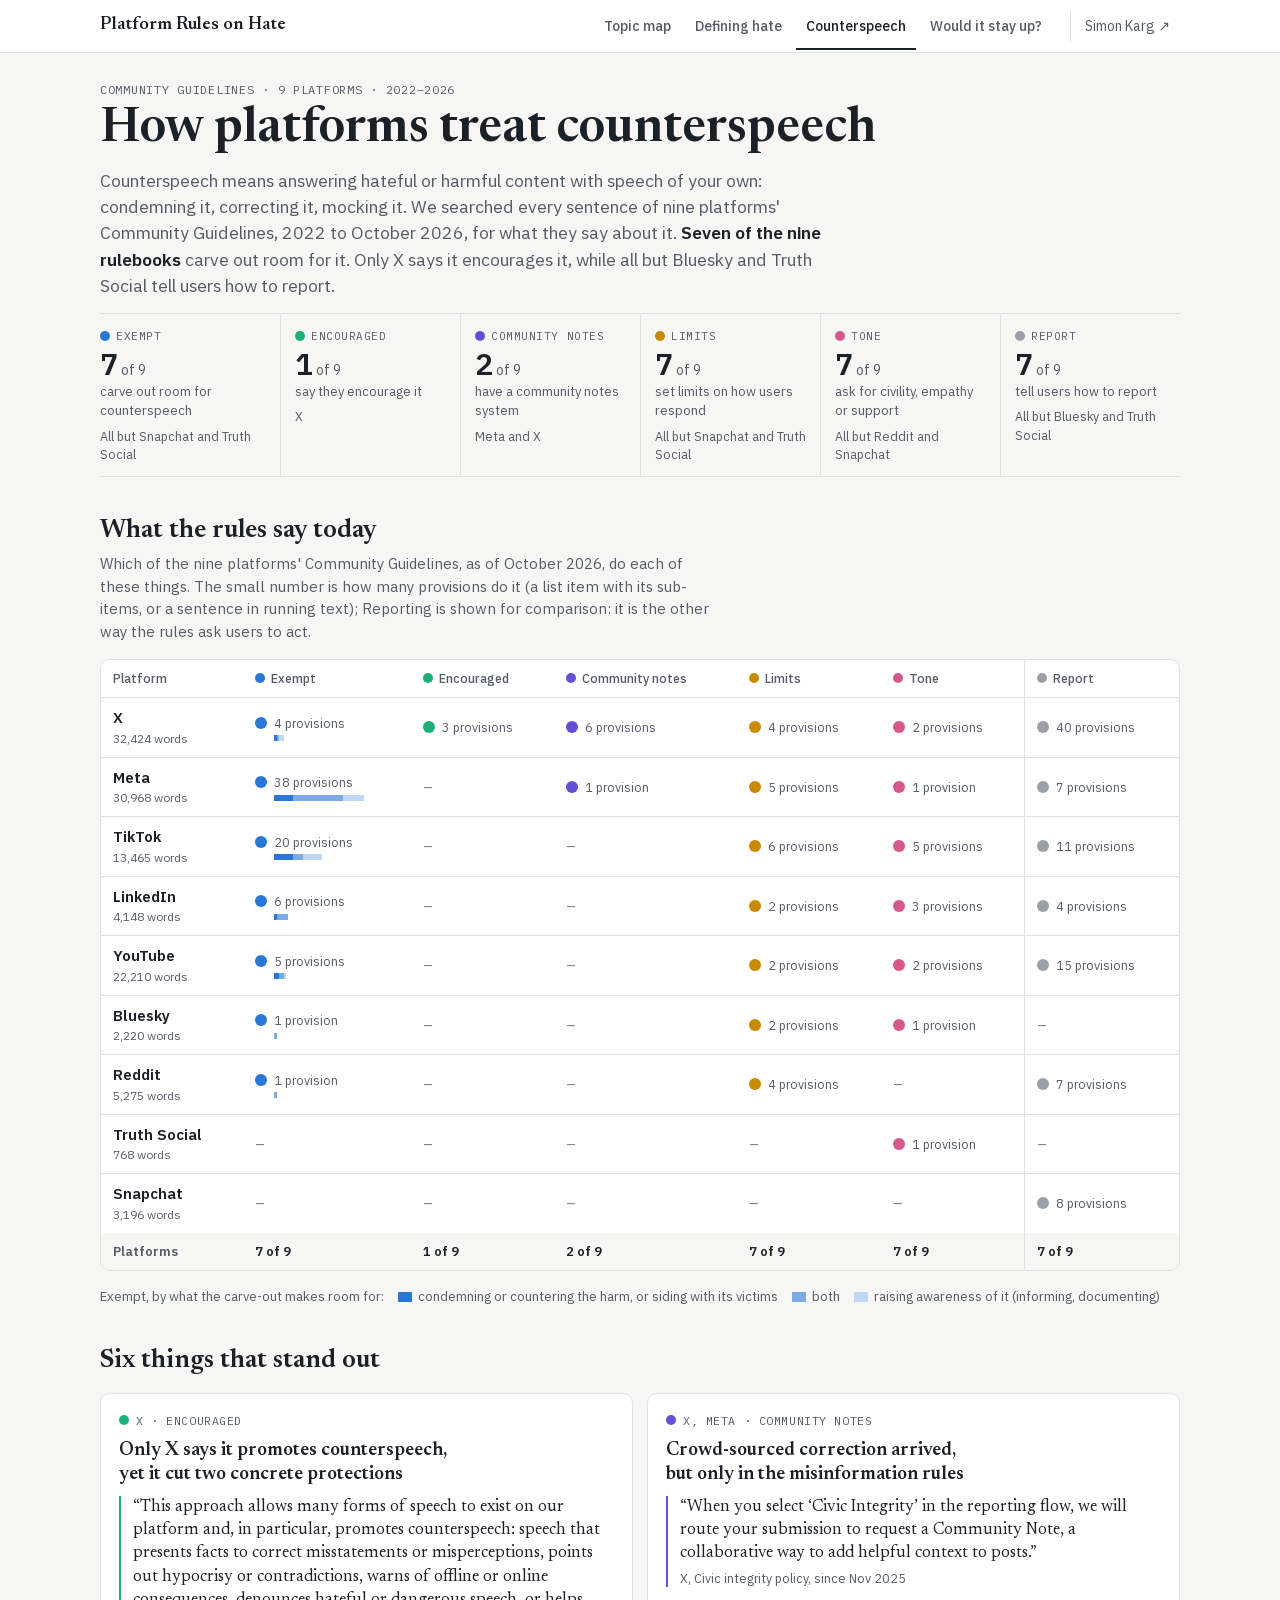
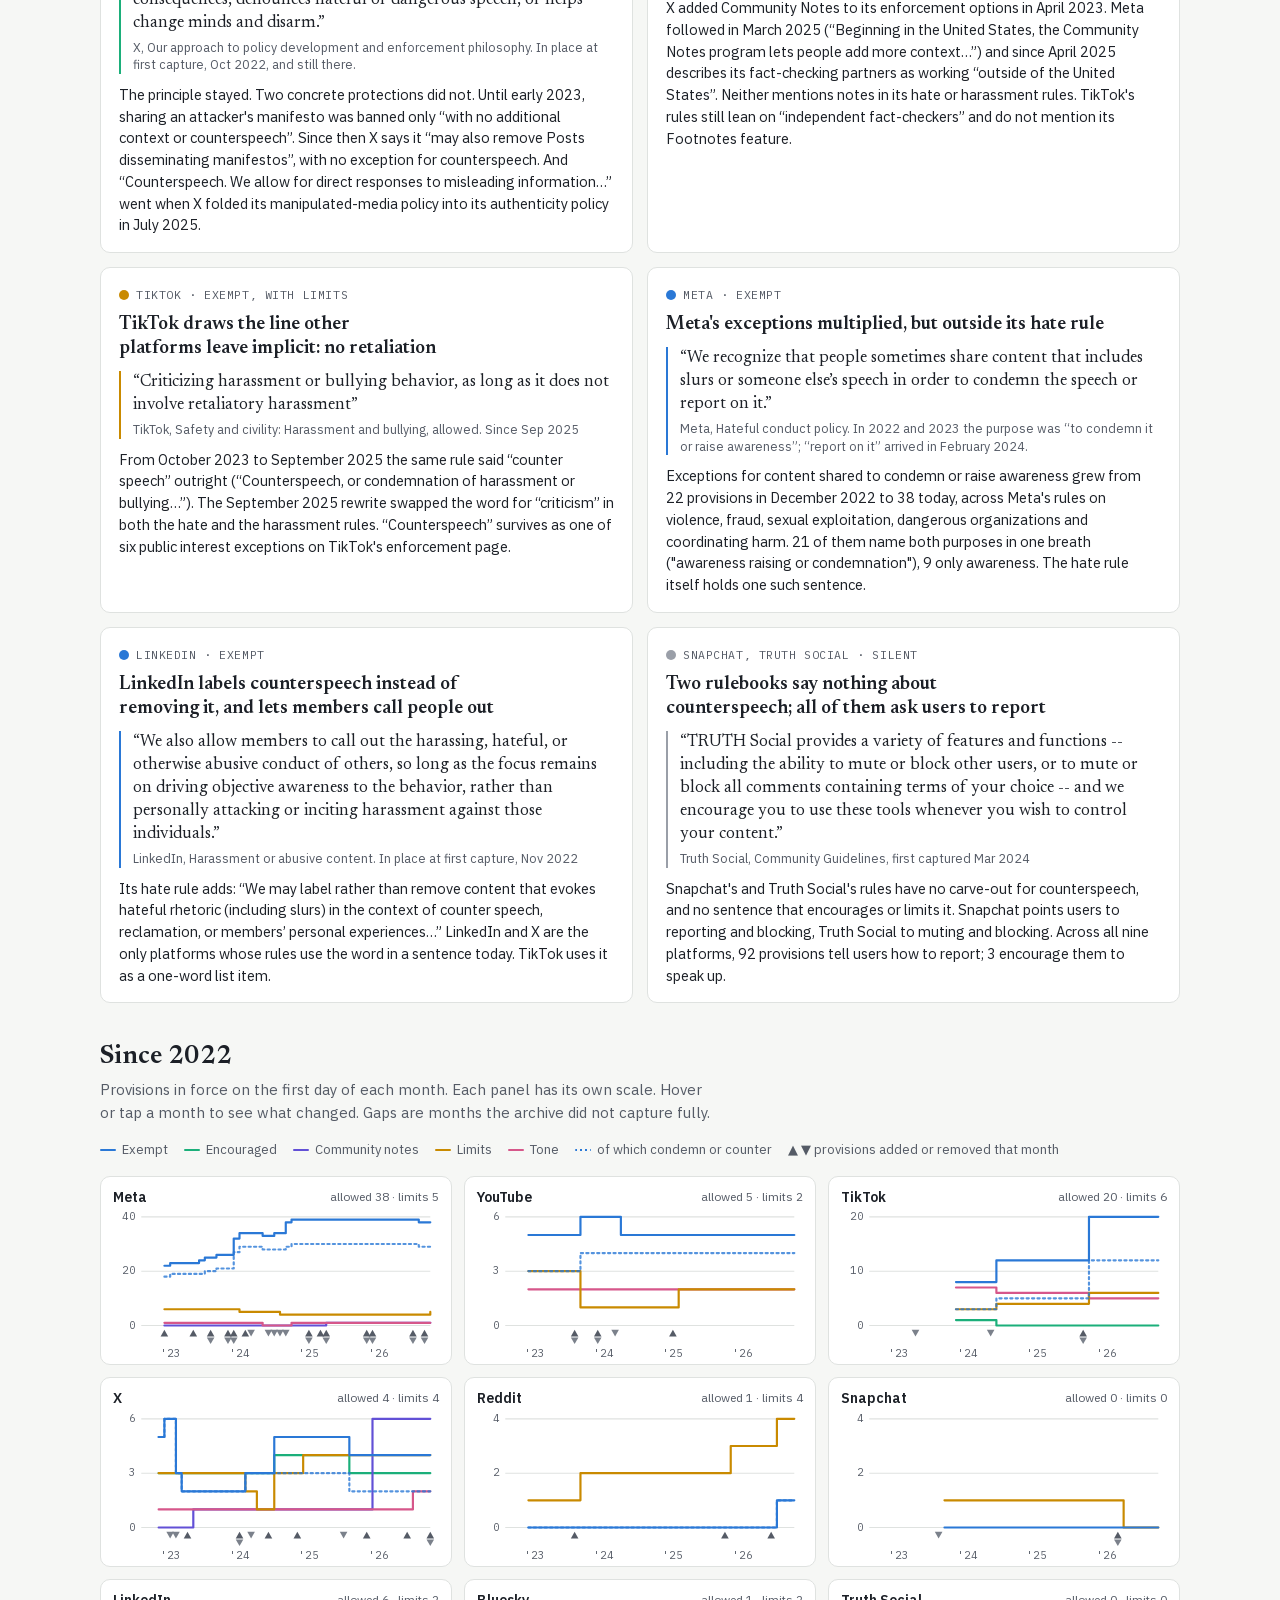
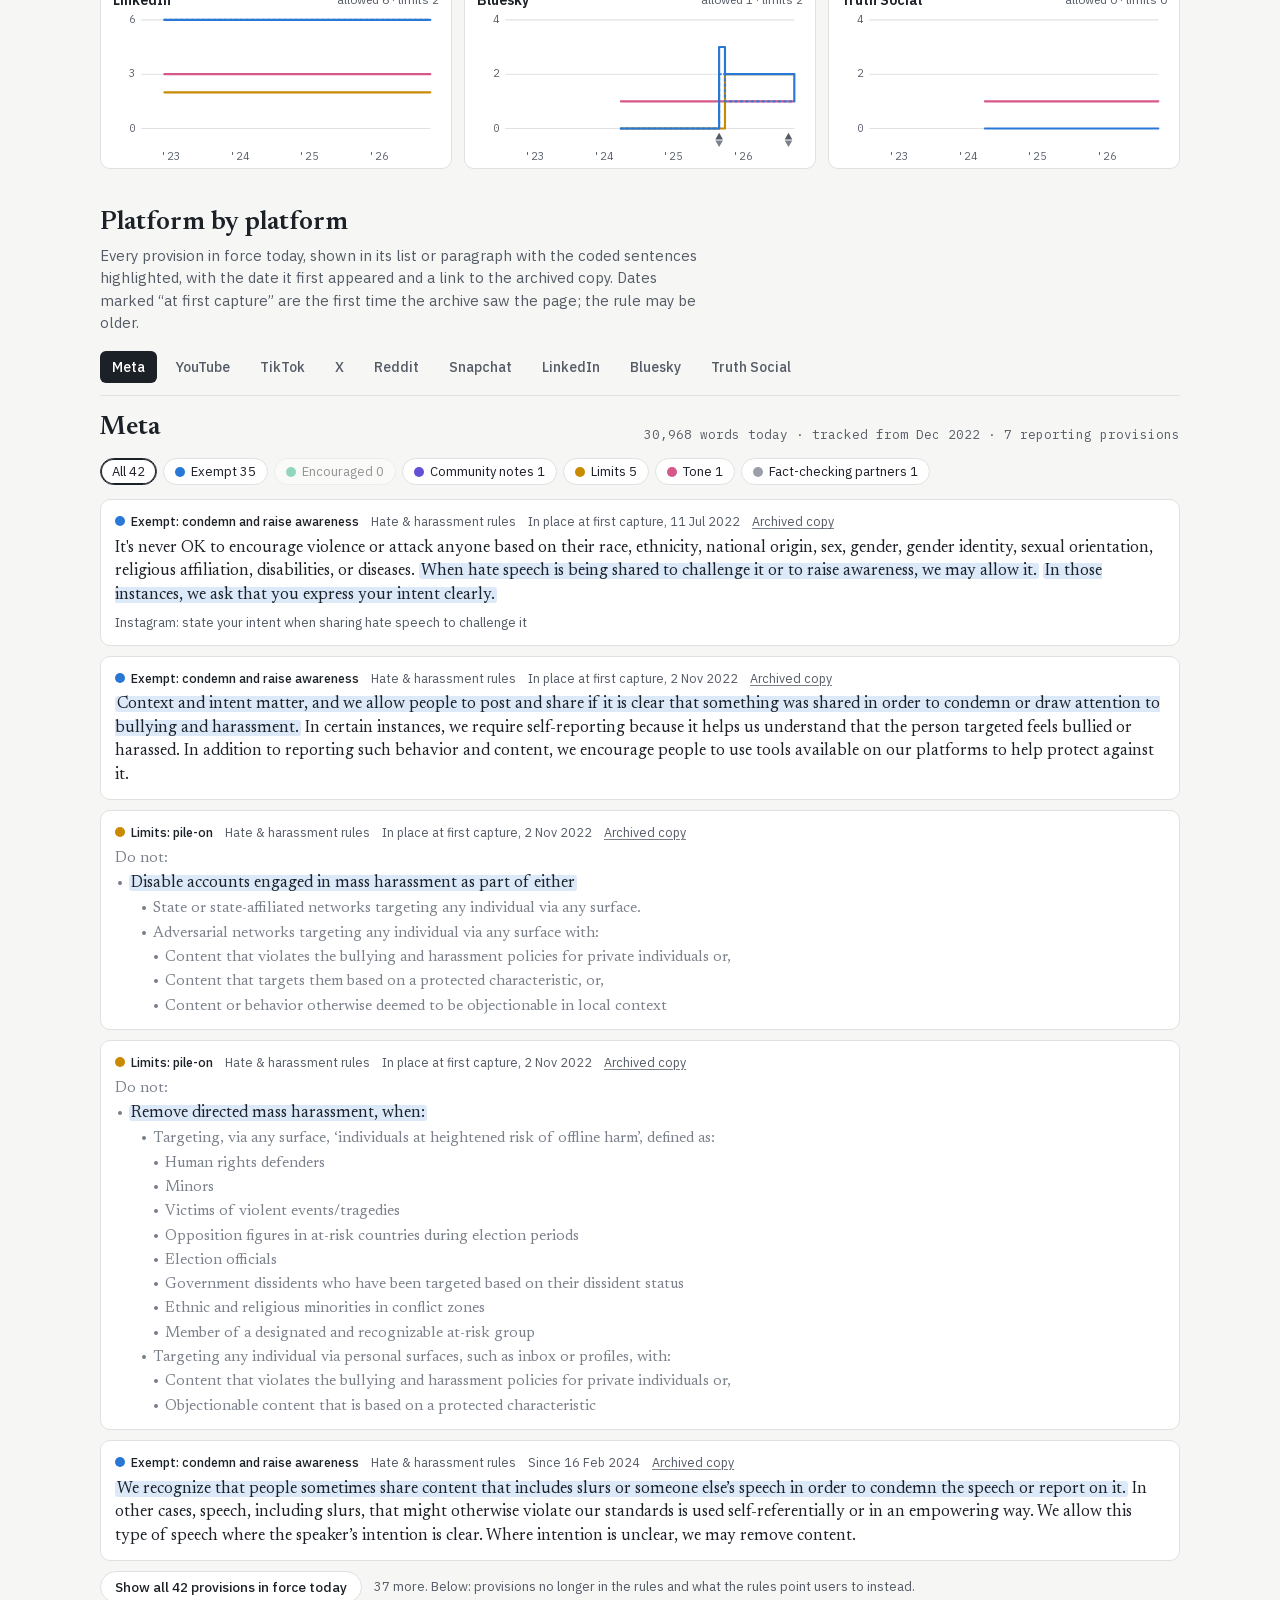
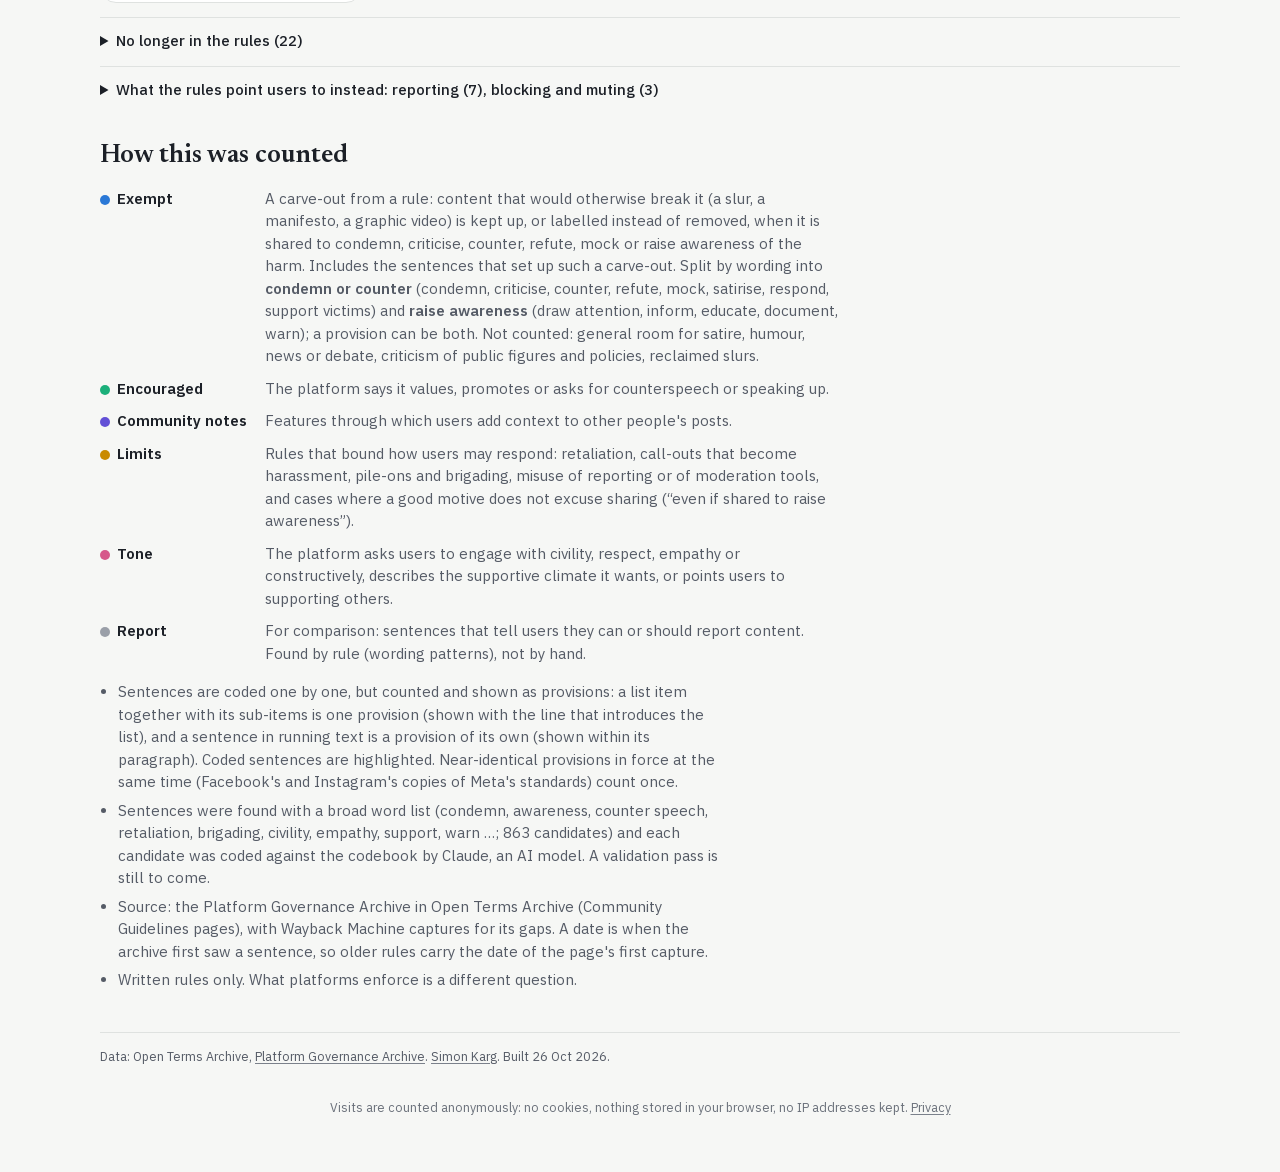
<file: counterspeech.html>
<!doctype html>
<html lang="en"><head><meta charset="utf-8">
<meta http-equiv="Content-Security-Policy" content="default-src 'self'; script-src 'self' 'sha256-fPo0poE6tHHfWW5pl4RYS85fuJTxsI+7DUwVXPIsf9k=' 'sha256-k8UzynJ6y4a8wJcdH2sPRL+/sk6eC9q0Z0Wh4gq6Re8='; style-src 'self' 'unsafe-inline'; img-src 'self' data:; font-src 'self'; connect-src 'self' https://pp-arena-judge-sk.azurewebsites.net https://swedencentral-0.in.applicationinsights.azure.com; base-uri 'none'; form-action 'self'; object-src 'none'">
<meta name="viewport" content="width=device-width, initial-scale=1, viewport-fit=cover">
<title>How platforms treat counterspeech · Platform Rules on Hate</title>
<meta name="description" content="Where the rules make room for quoting, condemning and answering hate, and where they ask users to report it instead.">
<link rel="canonical" href="https://simonkarg.github.io/platform-rules-on-hate/counterspeech.html">
<meta property="og:type" content="website">
<meta property="og:site_name" content="Platform Rules on Hate">
<meta property="og:title" content="How platforms treat counterspeech">
<meta property="og:description" content="Where the rules make room for quoting, condemning and answering hate, and where they ask users to report it instead.">
<meta property="og:url" content="https://simonkarg.github.io/platform-rules-on-hate/counterspeech.html">
<meta property="og:image" content="https://simonkarg.github.io/platform-rules-on-hate/img/og-counterspeech.jpg">
<meta property="og:image:width" content="1200">
<meta property="og:image:height" content="630">
<meta property="og:image:alt" content="How platforms treat counterspeech: a preview of the page">
<meta name="twitter:card" content="summary_large_image">
<link rel="stylesheet" href="fonts/fonts.css">
<link rel="icon" href="img/favicon-32.png" sizes="32x32" type="image/png">
<link rel="icon" href="img/favicon.svg" type="image/svg+xml">
<link rel="apple-touch-icon" href="img/apple-touch-icon.png">
<style>
/* One reading column; a figure table, finding cards, small multiples, then a platform explorer. */
:root {
  --paper: #f6f7f5; --sheet: #ffffff; --ink: #1c2027; --ink-2: #555b66; --ink-3: #7b818b; --rule: #dfe2e0; --chip: #eceeec;
  --allowed: #2a78d6; --encouraged: #1baf7a; --notes: #6250d6; --limits: #c98a00; --tone: #d6578a; --report: #9a9fa8;
  --serif: "Newsreader", "Iowan Old Style", Georgia, serif;
  --sans: "IBM Plex Sans", system-ui, -apple-system, "Segoe UI", sans-serif;
  --mono: "IBM Plex Mono", ui-monospace, "SFMono-Regular", Menlo, monospace;
}
@media (prefers-color-scheme: dark) { :root:not([data-theme="light"]) {
  --paper: #13161b; --sheet: #1b1f26; --ink: #e7e9ec; --ink-2: #a2a8b3; --ink-3: #868c97; --rule: #2e333c; --chip: #262b33;
  --allowed: #4b93ea; --encouraged: #20a575; --notes: #9085e9; --limits: #c0880f; --tone: #c95b86; --report: #6f7580; color-scheme: dark } }
:root[data-theme="dark"] {
  --paper: #13161b; --sheet: #1b1f26; --ink: #e7e9ec; --ink-2: #a2a8b3; --ink-3: #868c97; --rule: #2e333c; --chip: #262b33;
  --allowed: #4b93ea; --encouraged: #20a575; --notes: #9085e9; --limits: #c0880f; --tone: #c95b86; --report: #6f7580; color-scheme: dark }

* { box-sizing: border-box; }
[hidden] { display: none !important; }
body { background: var(--paper); color: var(--ink); font-family: var(--sans); font-size: 15px; line-height: 1.5;
  padding-left: max(16px, env(safe-area-inset-left, 0px)); padding-right: max(16px, env(safe-area-inset-right, 0px));
  padding-block: 28px 56px; }
.wrap { max-width: 1080px; margin: 0 auto; display: grid; gap: 40px; }
.eyebrow { font-family: var(--mono); font-size: 12px; letter-spacing: .06em; text-transform: uppercase; color: var(--ink-2); }
h1 { font-family: var(--serif); font-weight: 600; font-size: clamp(32px, 5.4vw, 48px); line-height: 1.06; margin: 6px 0 12px; text-wrap: balance; }
h2 { font-family: var(--serif); font-weight: 600; font-size: 26px; line-height: 1.15; margin: 0; text-wrap: balance; }
h3 { font-family: var(--serif); font-weight: 600; font-size: 19px; line-height: 1.25; margin: 0; text-wrap: balance; }
.dek { font-size: 17.5px; color: var(--ink-2); max-width: 66ch; margin: 0; }
.dek b { color: var(--ink); font-weight: 600; }
p { margin: 0; max-width: 68ch; }
.muted { color: var(--ink-2); }
.small { font-size: 13px; }
section { display: grid; gap: 16px; min-width: 0; }
.sec-head { display: grid; gap: 6px; }
a { color: inherit; text-decoration-color: var(--ink-3); text-underline-offset: 2px; }
a:hover { text-decoration-color: var(--ink); }
button { font-family: var(--sans); }
button:focus-visible, a:focus-visible { outline: 2px solid var(--allowed); outline-offset: 2px; }
.key { display: inline-flex; align-items: center; gap: 6px; }
.dot { width: 10px; height: 10px; border-radius: 50%; flex: none; background: var(--c, var(--ink-3)); }
.c-allowed { --c: var(--allowed); } .c-encouraged { --c: var(--encouraged); } .c-notes { --c: var(--notes); }
.c-limits { --c: var(--limits); } .c-tone { --c: var(--tone); } .c-report { --c: var(--report); } .c-tools { --c: var(--report); } .c-factcheck { --c: var(--report); }

/* headline figures */
.figs { display: grid; grid-template-columns: repeat(6, minmax(0, 1fr)); gap: 0; border-top: 1px solid var(--rule); border-bottom: 1px solid var(--rule); }
.fig { padding: 14px 14px 12px 0; display: grid; gap: 2px; align-content: start; }
.fig + .fig { padding-left: 14px; border-left: 1px solid var(--rule); }
.fig .n { font-size: 30px; font-weight: 600; font-variant-numeric: tabular-nums; line-height: 1.1; }
.fig .l { font-size: 13px; color: var(--ink-2); }
.fig .k { font-family: var(--mono); font-size: 11px; letter-spacing: .05em; text-transform: uppercase; color: var(--ink-2); display: flex; gap: 6px; align-items: center; }
@media (max-width: 720px) { .figs { grid-template-columns: repeat(2, minmax(0, 1fr)); }
  .fig { border-left: 0 !important; padding-left: 0 !important; border-top: 1px solid var(--rule); } .fig:nth-child(-n+2) { border-top: 0; } }

/* today table */
.seg { display: inline-flex; border: 1px solid var(--rule); border-radius: 7px; overflow: hidden; }
.seg button { border: 0; background: none; padding: 5px 11px; font-size: 13px; color: var(--ink-2); cursor: pointer; }
.seg button[aria-pressed="true"] { background: var(--ink); color: var(--sheet); }
.tablebox { overflow-x: auto; background: var(--sheet); border: 1px solid var(--rule); border-radius: 10px; }
.tablewrap { position: relative; display: grid; gap: 6px; }
.tablewrap::after { content: ""; position: absolute; top: 1px; right: 1px; bottom: 1px; width: 40px; pointer-events: none; border-radius: 0 10px 10px 0;
  background: linear-gradient(to right, transparent, var(--sheet)); opacity: 0; transition: opacity .2s; }
.tablewrap.more::after { opacity: 1; }
.tablewrap .swipe { order: -1; font-size: 13px; color: var(--ink-2); margin: 0; }
.today th:first-child, .today td.p { position: sticky; left: 0; z-index: 1; background: var(--sheet); box-shadow: 1px 0 0 var(--rule); }
.today tfoot td.p { background: var(--paper); }
table.today { border-collapse: collapse; width: 100%; min-width: 680px; font-variant-numeric: tabular-nums; }
.today th, .today td { text-align: left; padding: 9px 12px; border-bottom: 1px solid var(--rule); vertical-align: middle; }
.today tr:last-child td { border-bottom: 0; }
.today th { font-weight: 500; font-size: 12.5px; color: var(--ink-2); white-space: nowrap; }
.today th.sep, .today td.sep { border-left: 1px solid var(--rule); }
.today td.p { font-weight: 600; white-space: nowrap; }
.today td.p small { display: block; font-weight: 400; color: var(--ink-2); font-size: 12px; }
.cell { display: grid; grid-template-columns: 34px 1fr; align-items: center; gap: 8px; min-width: 96px; }
.cell .v { text-align: right; font-size: 14px; }
.cell .v.zero { color: var(--ink-3); }
.bar { height: 10px; background: transparent; position: relative; }
.bar i { position: absolute; left: 0; top: 0; bottom: 0; border-radius: 0 4px 4px 0; background: var(--c); min-width: 0; }
.bar i.s-co, .bar i.s-both, .bar i.s-aw { border-radius: 0; box-shadow: 2px 0 0 var(--sheet); }
.bar i.s-co { background: var(--allowed); } .bar i.s-both { background: color-mix(in srgb, var(--allowed) 62%, var(--sheet)); }
.bar i.s-aw { background: color-mix(in srgb, var(--allowed) 30%, var(--sheet)); }
.split-key { display: flex; flex-wrap: wrap; gap: 4px 14px; font-size: 13px; color: var(--ink-2); }
.split-key span { display: inline-flex; align-items: center; gap: 6px; } .split-key i { width: 14px; height: 10px; display: inline-block; }
.note-line { font-size: 13px; color: var(--ink-2); }
.today td .no { color: var(--ink-3); }
.has { display: grid; grid-template-columns: 12px auto; align-items: center; gap: 3px 7px; }
.has .mk { width: 12px; height: 12px; border-radius: 50%; background: var(--c); }
.has .cnt { font-size: 12.5px; color: var(--ink-2); white-space: nowrap; }
.has .cnt.top { color: var(--ink); font-weight: 600; }
.has .flag { grid-column: 2; justify-self: start; font-family: var(--mono); font-size: 10.5px; letter-spacing: .05em; text-transform: uppercase; color: var(--ink-2); border: 1px solid var(--rule); border-radius: 4px; padding: 0 5px; }
.has .bar.mini { grid-column: 2; height: 6px; width: 90px; }
.today tfoot td { font-size: 13px; color: var(--ink-2); background: var(--paper); }
.today tfoot td b { color: var(--ink); font-weight: 600; }
.fig .n small { font-size: 14px; font-weight: 400; color: var(--ink-2); }
.fig .w { font-size: 12.5px; color: var(--ink-2); margin-top: 4px; }

/* findings */
.cards { display: grid; grid-template-columns: repeat(2, minmax(0, 1fr)); gap: 14px; }
@media (max-width: 720px) { .cards { grid-template-columns: 1fr; } }
.card { background: var(--sheet); border: 1px solid var(--rule); border-radius: 10px; padding: 18px 18px 16px; display: grid; gap: 10px; align-content: start; min-width: 0; }
.card .tag { font-family: var(--mono); font-size: 11.5px; letter-spacing: .05em; text-transform: uppercase; color: var(--ink-2); display: flex; gap: 7px; align-items: center; }
.card blockquote { margin: 0; padding-left: 12px; border-left: 2px solid var(--c, var(--rule)); font-family: var(--serif); font-size: 16.5px; line-height: 1.4; }
.card blockquote cite { display: block; margin-top: 4px; font-family: var(--sans); font-style: normal; font-size: 12.5px; color: var(--ink-2); }
.card p { font-size: 14.5px; }

/* small multiples */
.legend { display: flex; flex-wrap: wrap; gap: 6px 16px; font-size: 13px; color: var(--ink-2); }
.legend .ln { width: 16px; height: 2px; background: var(--c); border-radius: 2px; }
.multiples { display: grid; grid-template-columns: repeat(3, minmax(0, 1fr)); gap: 12px; }
@media (max-width: 860px) { .multiples { grid-template-columns: repeat(2, minmax(0, 1fr)); } }
@media (max-width: 520px) { .multiples { grid-template-columns: 1fr; } }
.panel { background: var(--sheet); border: 1px solid var(--rule); border-radius: 10px; padding: 12px 12px 6px; min-width: 0; position: relative; }
.panel h3 { font-family: var(--sans); font-size: 14px; font-weight: 600; display: flex; justify-content: space-between; gap: 8px; }
.panel h3 span { font-weight: 400; color: var(--ink-2); font-size: 12px; font-variant-numeric: tabular-nums; }
.panel svg { width: 100%; height: auto; display: block; overflow: visible; touch-action: pan-y; }
.panel .axis { font: 10px var(--mono); fill: var(--ink-2); }
.panel .grid { stroke: var(--rule); stroke-width: 1; }
.tip { position: fixed; z-index: 20; pointer-events: none; background: var(--sheet); color: var(--ink); border: 1px solid var(--rule);
  border-radius: 8px; box-shadow: 0 6px 24px rgba(0,0,0,.14); padding: 10px 12px; max-width: 340px; font-size: 12.5px; display: grid; gap: 6px; }
.tip .m { font-family: var(--mono); font-size: 11.5px; color: var(--ink-2); }
.tip .row { display: flex; gap: 6px; align-items: center; font-variant-numeric: tabular-nums; }
.tip .chg { border-top: 1px solid var(--rule); padding-top: 6px; display: grid; gap: 4px; }
.tip .chg div { display: grid; grid-template-columns: 12px 1fr; gap: 4px; }

/* explorer */
.tabs { display: flex; flex-wrap: wrap; gap: 6px; border-bottom: 1px solid var(--rule); padding-bottom: 12px; }
.tab { font: 500 14px var(--sans); color: var(--ink-2); background: none; border: 1px solid transparent; border-radius: 6px; padding: 6px 11px; cursor: pointer; }
.tab:hover { color: var(--ink); background: var(--chip); }
.tab[aria-selected="true"] { color: var(--sheet); background: var(--ink); }
.plat-head { display: flex; flex-wrap: wrap; justify-content: space-between; align-items: end; gap: 8px 20px; }
.plat-head h3 { font-size: 26px; }
.facts { font-family: var(--mono); font-size: 12.5px; color: var(--ink-2); font-variant-numeric: tabular-nums; }
.filters { display: flex; flex-wrap: wrap; gap: 6px; }
.chipbtn { display: inline-flex; gap: 6px; align-items: center; border: 1px solid var(--rule); background: var(--sheet); color: var(--ink);
  border-radius: 999px; padding: 4px 11px; font-size: 13px; cursor: pointer; font-variant-numeric: tabular-nums; }
.chipbtn[aria-pressed="true"] { border-color: var(--ink); box-shadow: inset 0 0 0 1px var(--ink); }
.chipbtn:disabled { opacity: .45; cursor: default; }
.items { display: grid; gap: 10px; }
.item { background: var(--sheet); border: 1px solid var(--rule); border-radius: 10px; padding: 12px 14px; display: grid; gap: 6px; min-width: 0; }
.item .meta { display: flex; flex-wrap: wrap; gap: 4px 12px; font-size: 12.5px; color: var(--ink-2); align-items: center; }
.item .meta .k { color: var(--ink); font-weight: 500; }
.item .txt { font-family: var(--serif); font-size: 16.5px; line-height: 1.42; overflow-wrap: anywhere; }
.item.gone .txt { color: var(--ink-2); }
.ctx { display: grid; gap: 3px; }
.ctx .li { position: relative; }
.ctx .li::before { content: "•"; position: absolute; margin-left: -12px; color: var(--ink-3); }
.ctx .dim { color: var(--ink-3); font-size: 15px; }
.ctx mark { background: color-mix(in srgb, var(--allowed) 16%, transparent); color: inherit; border-radius: 3px; padding: 0 2px; }
.more-btn { border: 0; background: none; padding: 0; font: 12.5px var(--sans); color: var(--ink-2); text-decoration: underline; cursor: pointer; }
.item .note { font-size: 13px; color: var(--ink-2); }
details.more { border-top: 1px solid var(--rule); padding-top: 12px; }
details.more summary { cursor: pointer; font-weight: 500; }
details.more[open] summary { margin-bottom: 10px; }
.fold { display: flex; flex-wrap: wrap; gap: 6px 12px; align-items: center; }
.fold-btn { border: 1px solid var(--rule); background: var(--sheet); color: var(--ink); border-radius: 999px; padding: 6px 14px; font-size: 13.5px; font-weight: 500; cursor: pointer; }
.fold-btn:hover { border-color: var(--ink-3); }
.empty { padding: 16px; border: 1px dashed var(--rule); border-radius: 10px; color: var(--ink-2); }

/* method */
dl.codebook { display: grid; grid-template-columns: max-content 1fr; gap: 10px 18px; margin: 0; }
dl.codebook dt { font-weight: 600; display: flex; gap: 7px; align-items: baseline; }
dl.codebook dt .dot { transform: translateY(1px); }
dl.codebook dd { margin: 0; color: var(--ink-2); max-width: 64ch; }
@media (max-width: 560px) { dl.codebook { grid-template-columns: 1fr; gap: 2px 0; } dl.codebook dd { margin-bottom: 10px; } }
ul.caveats { margin: 0; padding-left: 18px; display: grid; gap: 6px; color: var(--ink-2); max-width: 70ch; }
footer { font-size: 12.5px; color: var(--ink-2); border-top: 1px solid var(--rule); padding-top: 14px; }
@media (prefers-reduced-motion: no-preference) { .bar i { transition: width .25s ease; } }
</style>


<style id="pp-nav-css">
html { overflow-x: clip; scroll-padding-top: 64px; }   /* links to #anchors land below the bar */
body { margin: 0 !important; padding-top: 0 !important; }
.pp-nav { --n-bg: #ffffff; --n-ink: #1c2027; --n-ink2: #555b66; --n-rule: #dfe2e0; --n-on: #1c2027;
  position: sticky; top: 0; z-index: 50; margin: 0 calc(50% - 50vw) 28px; background: var(--n-bg);
  border-bottom: 1px solid var(--n-rule); font: 500 14px/1.2 "IBM Plex Sans", system-ui, -apple-system, sans-serif; }
@media (prefers-color-scheme: dark) { .pp-nav { --n-bg: #1b1f26; --n-ink: #e7e9ec; --n-ink2: #a2a8b3; --n-rule: #2e333c; --n-on: #e7e9ec; } }
.pp-nav .pp-in { max-width: 1112px; margin: 0 auto; padding: 0 max(16px, env(safe-area-inset-left, 0px));   /* 1080 + padding: lines up with the pages */
  display: flex; align-items: center; gap: 8px 24px; min-height: 52px; }
.pp-nav a { color: var(--n-ink2); text-decoration: none; }
.pp-nav .pp-home { color: var(--n-ink); font: 600 18px/1.1 Newsreader, Georgia, serif; white-space: nowrap; margin-right: auto; }
.pp-nav .pp-links { display: flex; gap: 4px; overflow-x: auto; scrollbar-width: none; }
.pp-nav .pp-links a { padding: 16px 10px 14px; white-space: nowrap; border-bottom: 2px solid transparent; }
.pp-nav .pp-links a:hover { color: var(--n-ink); }
.pp-nav .pp-links a.pp-me { margin-left: 14px; padding-left: 14px; border-left: 1px solid var(--n-rule); border-bottom-color: transparent;
  padding-top: 8px; padding-bottom: 6px; margin-top: 8px; margin-bottom: 8px; font-weight: 400; }
.pp-nav .pp-links a[aria-current="page"] { color: var(--n-on); border-bottom-color: var(--n-on); }
.pp-nav a:focus-visible { outline: 2px solid #2a78d6; outline-offset: -2px; }
.pp-nav .pp-short { display: none; }
@media (max-width: 640px) {
  .pp-nav .pp-in { flex-wrap: wrap; gap: 0; padding-top: 10px; }
  .pp-nav .pp-home { width: 100%; font-size: 16px; }
  .pp-nav .pp-links { margin: 0 -10px; }
  .pp-nav .pp-links a { padding: 10px 10px 9px; font-size: 13.5px; }
  .pp-nav .pp-long { display: none; } .pp-nav .pp-short { display: inline; }
  .pp-nav .pp-in { position: relative; }
  .pp-nav .pp-links a.pp-me { position: absolute; top: 10px; right: max(16px, env(safe-area-inset-right, 0px));
    margin: 0; padding: 2px 0; border: 0; font-size: 13px; }
}
.pp-privacy { max-width: 1080px; margin: 32px auto 0; text-align: center; font: 12.5px/1.5 "IBM Plex Sans", system-ui, sans-serif; color: #6b717b; }
.pp-privacy a { color: inherit; text-underline-offset: 2px; }
@media (prefers-color-scheme: dark) { .pp-privacy { color: #8f95a0; } }
</style>
</head><body>
<nav class="pp-nav" aria-label="Site"><div class="pp-in"><a class="pp-home" href="./">Platform Rules on Hate</a><div class="pp-links"><a href="topic_map.html" aria-label="Topic map"><span class="pp-long">Topic map</span><span class="pp-short" aria-hidden="true">Map</span></a><a href="hate_definitions.html" aria-label="Defining hate">Defining hate</a><a href="counterspeech.html" aria-current=page aria-label="Counterspeech">Counterspeech</a><a href="arena.html" aria-label="Would it stay up?"><span class="pp-long">Would it stay up?</span><span class="pp-short" aria-hidden="true">Stay up?</span></a><a class="pp-me" href="https://simonkarg.github.io/">Simon Karg ↗</a></div></div></nav>
<div class="wrap">
  <header style="display:grid;gap:14px">
    <div>
      <div class="eyebrow">Community Guidelines · 9 platforms · 2022⁠–⁠2026</div>
      <h1>How platforms treat counterspeech</h1>
      <p class="dek" id="dek">Counterspeech means answering hateful or harmful content with speech of your own: condemning it, correcting it, mocking it. We searched every sentence of nine platforms' Community Guidelines, 2022 to October 2026, for what they say about it.</p>
    </div>
    <div class="figs" id="figs" aria-label="Platforms, today"></div>
  </header>

  <section id="today" aria-labelledby="h-today">
    <div class="sec-head">
      <h2 id="h-today">What the rules say today</h2>
      <p class="muted">Which of the nine platforms' Community Guidelines, as of October 2026, do each of these things. The small number is how many provisions do it (a list item with its sub-items, or a sentence in running text); Reporting is shown for comparison: it is the other way the rules ask users to act.</p>
    </div>
    <div class="tablewrap" id="today-wrap"><p class="swipe" id="today-swipe" hidden>Swipe the table sideways to see all columns →</p>
      <div class="tablebox" id="today-box"><table class="today" id="today-table"></table></div></div>
    <div class="split-key" aria-label="What the carve-outs make room for"><span>Exempt, by what the carve-out makes room for:</span>
      <span><i style="background:var(--allowed)"></i>condemning or countering the harm, or siding with its victims</span>
      <span><i style="background:color-mix(in srgb, var(--allowed) 62%, var(--sheet))"></i>both</span>
      <span><i style="background:color-mix(in srgb, var(--allowed) 30%, var(--sheet))"></i>raising awareness of it (informing, documenting)</span></div>
  </section>

  <section id="findings" aria-labelledby="h-findings">
    <div class="sec-head">
      <h2 id="h-findings">Six things that stand out</h2>
    </div>
    <div class="cards">
      <article class="card c-encouraged">
        <div class="tag"><span class="dot"></span>X · encouraged</div>
        <h3>Only X says it promotes counterspeech, yet it cut two concrete protections</h3>
        <blockquote>“This approach allows many forms of speech to exist on our platform and, in particular, promotes counterspeech: speech that presents facts to correct misstatements or misperceptions, points out hypocrisy or contradictions, warns of offline or online consequences, denounces hateful or dangerous speech, or helps change minds and disarm.”<cite>X, Our approach to policy development and enforcement philosophy. In place at first capture, Oct 2022, and still there.</cite></blockquote>
        <p>The principle stayed. Two concrete protections did not. Until early 2023, sharing an attacker's manifesto was banned only “with no additional context or counterspeech”. Since then X says it “may also remove Posts disseminating manifestos”, with no exception for counterspeech. And “Counterspeech. We allow for direct responses to misleading information…” went when X folded its manipulated-media policy into its authenticity policy in July 2025.</p>
      </article>
      <article class="card c-notes">
        <div class="tag"><span class="dot"></span>X, Meta · community notes</div>
        <h3>Crowd-sourced correction arrived, but only in the misinformation rules</h3>
        <blockquote>“When you select ‘Civic Integrity’ in the reporting flow, we will route your submission to request a Community Note, a collaborative way to add helpful context to posts.”<cite>X, Civic integrity policy, since Nov 2025</cite></blockquote>
        <p>X added Community Notes to its enforcement options in April 2023. Meta followed in March 2025 (“Beginning in the United States, the Community Notes program lets people add more context…”) and since April 2025 describes its fact-checking partners as working “outside of the United States”. Neither mentions notes in its hate or harassment rules. TikTok's rules still lean on “independent fact-checkers” and do not mention its Footnotes feature.</p>
      </article>
      <article class="card c-limits">
        <div class="tag"><span class="dot"></span>TikTok · exempt, with limits</div>
        <h3>TikTok draws the line other platforms leave implicit: no retaliation</h3>
        <blockquote>“Criticizing harassment or bullying behavior, as long as it does not involve retaliatory harassment”<cite>TikTok, Safety and civility: Harassment and bullying, allowed. Since Sep 2025</cite></blockquote>
        <p>From October 2023 to September 2025 the same rule said “counter speech” outright (“Counterspeech, or condemnation of harassment or bullying…”). The September 2025 rewrite swapped the word for “criticism” in both the hate and the harassment rules. “Counterspeech” survives as one of six public interest exceptions on TikTok's enforcement page.</p>
      </article>
      <article class="card c-allowed">
        <div class="tag"><span class="dot"></span>Meta · exempt</div>
        <h3>Meta's exceptions multiplied, but outside its hate rule</h3>
        <blockquote>“We recognize that people sometimes share content that includes slurs or someone else’s speech in order to condemn the speech or report on it.”<cite>Meta, Hateful conduct policy. In 2022 and 2023 the purpose was “to condemn it or raise awareness”; “report on it” arrived in February 2024.</cite></blockquote>
        <p id="meta-growth">Exceptions for content shared to condemn or raise awareness now appear across Meta's standards: violence, fraud, sexual exploitation, dangerous organizations, coordinating harm. The hate rule itself holds one such sentence.</p>
      </article>
      <article class="card c-allowed">
        <div class="tag"><span class="dot"></span>LinkedIn · exempt</div>
        <h3>LinkedIn labels counterspeech instead of removing it, and lets members call people out</h3>
        <blockquote>“We also allow members to call out the harassing, hateful, or otherwise abusive conduct of others, so long as the focus remains on driving objective awareness to the behavior, rather than personally attacking or inciting harassment against those individuals.”<cite>LinkedIn, Harassment or abusive content. In place at first capture, Nov 2022</cite></blockquote>
        <p>Its hate rule adds: “We may label rather than remove content that evokes hateful rhetoric (including slurs) in the context of counter speech, reclamation, or members’ personal experiences…” LinkedIn and X are the only platforms whose rules use the word in a sentence today. TikTok uses it as a one-word list item.</p>
      </article>
      <article class="card c-report">
        <div class="tag"><span class="dot"></span>Snapchat, Truth Social · silent</div>
        <h3>Two rulebooks say nothing about counterspeech; all of them ask users to report</h3>
        <blockquote>“TRUTH Social provides a variety of features and functions -- including the ability to mute or block other users, or to mute or block all comments containing terms of your choice -- and we encourage you to use these tools whenever you wish to control your content.”<cite>Truth Social, Community Guidelines, first captured Mar 2024</cite></blockquote>
        <p id="report-ratio">Snapchat's and Truth Social's rules have no carve-out for counterspeech, and no sentence that encourages or limits it. Snapchat points users to reporting and blocking; Truth Social to muting and blocking.</p>
      </article>
    </div>
  </section>

  <section id="time" aria-labelledby="h-time">
    <div class="sec-head">
      <h2 id="h-time">Since 2022</h2>
      <p class="muted">Provisions in force on the first day of each month. Each panel has its own scale. Hover or tap a month to see what changed. Gaps are months the archive did not capture fully.</p>
    </div>
    <div class="legend" id="legend"></div>
    <div class="multiples" id="multiples"></div>
  </section>

  <section id="explore" aria-labelledby="h-explore">
    <div class="sec-head">
      <h2 id="h-explore">Platform by platform</h2>
      <p class="muted">Every provision in force today, shown in its list or paragraph with the coded sentences highlighted, with the date it first appeared and a link to the archived copy. Dates marked “at first capture” are the first time the archive saw the page; the rule may be older.</p>
    </div>
    <div class="tabs" role="tablist" id="tabs"></div>
    <div id="panel" role="tabpanel" style="display:grid;gap:14px"></div>
  </section>

  <section id="method" aria-labelledby="h-method">
    <div class="sec-head"><h2 id="h-method">How this was counted</h2></div>
    <dl class="codebook">
      <dt><span class="dot c-allowed"></span>Exempt</dt><dd>A carve-out from a rule: content that would otherwise break it (a slur, a manifesto, a graphic video) is kept up, or labelled instead of removed, when it is shared to condemn, criticise, counter, refute, mock or raise awareness of the harm. Includes the sentences that set up such a carve-out. Split by wording into <b>condemn or counter</b> (condemn, criticise, counter, refute, mock, satirise, respond, support victims) and <b>raise awareness</b> (draw attention, inform, educate, document, warn); a provision can be both. Not counted: general room for satire, humour, news or debate, criticism of public figures and policies, reclaimed slurs.</dd>
      <dt><span class="dot c-encouraged"></span>Encouraged</dt><dd>The platform says it values, promotes or asks for counterspeech or speaking up.</dd>
      <dt><span class="dot c-notes"></span>Community notes</dt><dd>Features through which users add context to other people's posts.</dd>
      <dt><span class="dot c-limits"></span>Limits</dt><dd>Rules that bound how users may respond: retaliation, call-outs that become harassment, pile-ons and brigading, misuse of reporting or of moderation tools, and cases where a good motive does not excuse sharing (“even if shared to raise awareness”).</dd>
      <dt><span class="dot c-tone"></span>Tone</dt><dd>The platform asks users to engage with civility, respect, empathy or constructively, describes the supportive climate it wants, or points users to supporting others.</dd>
      <dt><span class="dot c-report"></span>Report</dt><dd>For comparison: sentences that tell users they can or should report content. Found by rule (wording patterns), not by hand.</dd>
    </dl>
    <ul class="caveats">
      <li>Sentences are coded one by one, but counted and shown as provisions: a list item together with its sub-items is one provision (shown with the line that introduces the list), and a sentence in running text is a provision of its own (shown within its paragraph). Coded sentences are highlighted. Near-identical provisions in force at the same time (Facebook's and Instagram's copies of Meta's standards) count once.</li>
      <li>Sentences were found with a broad word list (condemn, awareness, counter speech, retaliation, brigading, civility, empathy, support, warn …; 863 candidates) and each candidate was coded against the codebook by Claude, an AI model. A validation pass is still to come.</li>
      <li>Source: the Platform Governance Archive in Open Terms Archive (Community Guidelines pages), with Wayback Machine captures for its gaps. A date is when the archive first saw a sentence, so older rules carry the date of the page's first capture.</li>
      <li>Written rules only. What platforms enforce is a different question.</li>
    </ul>
  </section>

  <footer id="foot">Data: Open Terms Archive, <a href="https://github.com/OpenTermsArchive/pga-versions">Platform Governance Archive</a>. <a href="https://simonkarg.github.io/">Simon Karg</a>.</footer>
</div>
<div class="tip" id="tip" hidden></div>

<script>
const DATA = {"order":["Meta","YouTube","TikTok","X","Reddit","Snapchat","LinkedIn","Bluesky","TruthSocial"],"names":{"TruthSocial":"Truth Social"},"now":{"Meta":{"allowed":38,"encouraged":0,"notes":1,"limits":5,"report":7,"tools":3,"tone":1,"condemn":29,"awareness":30,"a_both":21,"words":30968},"YouTube":{"allowed":5,"encouraged":0,"notes":0,"limits":2,"report":15,"tools":1,"tone":2,"condemn":4,"awareness":3,"a_both":2,"words":22210},"TikTok":{"allowed":20,"encouraged":0,"notes":0,"limits":6,"report":11,"tools":4,"tone":5,"condemn":12,"awareness":12,"a_both":4,"words":13465},"X":{"allowed":4,"encouraged":3,"notes":6,"limits":4,"report":40,"tools":3,"tone":2,"condemn":2,"awareness":3,"a_both":1,"words":32424},"Reddit":{"allowed":1,"encouraged":0,"notes":0,"limits":4,"report":7,"tools":5,"tone":0,"condemn":1,"awareness":1,"a_both":1,"words":5275},"Snapchat":{"allowed":0,"encouraged":0,"notes":0,"limits":0,"report":8,"tools":3,"tone":0,"condemn":0,"awareness":0,"a_both":0,"words":3196},"LinkedIn":{"allowed":6,"encouraged":0,"notes":0,"limits":2,"report":4,"tools":0,"tone":3,"condemn":6,"awareness":5,"a_both":5,"words":4148},"Bluesky":{"allowed":1,"encouraged":0,"notes":0,"limits":2,"report":0,"tools":0,"tone":1,"condemn":1,"awareness":1,"a_both":1,"words":2220},"TruthSocial":{"allowed":0,"encouraged":0,"notes":0,"limits":0,"report":0,"tools":3,"tone":1,"condemn":0,"awareness":0,"a_both":0,"words":768}},"series":{"Meta":[["2022-08",null,null,null,null,null,null,null,null,null,null,null],["2022-09",null,null,null,null,null,null,null,null,null,null,null],["2022-10",null,null,null,null,null,null,null,null,null,null,null],["2022-11",null,null,null,null,null,null,null,null,null,null,null],["2022-12",22,0,0,6,10,3,1,18,16,12,24101],["2023-01",23,0,0,6,10,3,1,19,17,13,24131],["2023-02",23,0,0,6,10,3,1,19,17,13,24185],["2023-03",23,0,0,6,10,3,1,19,17,13,24259],["2023-04",23,0,0,6,10,3,1,19,17,13,24294],["2023-05",23,0,0,6,10,3,1,19,17,13,24414],["2023-06",24,0,0,6,10,3,1,19,18,13,24465],["2023-07",25,0,0,6,9,3,1,20,18,13,24289],["2023-08",25,0,0,6,9,3,1,20,18,13,24485],["2023-09",26,0,0,6,9,3,1,21,18,13,24786],["2023-10",26,0,0,6,9,3,1,21,18,13,24886],["2023-11",26,0,0,6,10,3,1,21,18,13,24895],["2023-12",32,0,0,6,10,3,1,27,24,19,25092],["2024-01",34,0,0,5,8,3,1,29,27,22,24532],["2024-02",34,0,0,5,8,3,1,29,27,22,24547],["2024-03",34,0,0,5,8,3,1,29,27,22,24881],["2024-04",34,0,0,5,8,3,1,29,27,22,24916],["2024-05",33,0,0,5,8,3,0,28,26,21,21421],["2024-06",33,0,0,5,8,3,0,28,26,21,21007],["2024-07",34,0,0,5,8,3,0,28,27,21,21985],["2024-08",34,0,0,4,8,3,0,28,28,22,23423],["2024-09",38,0,0,4,7,3,0,29,30,21,25292],["2024-10",39,0,0,4,7,3,1,30,31,22,25894],["2024-11",39,0,0,4,7,3,1,30,31,22,27034],["2024-12",39,0,0,4,7,3,1,30,31,22,27031],["2025-01",39,0,0,4,7,3,1,30,31,22,27035],["2025-02",39,0,0,4,7,3,1,30,31,22,26699],["2025-03",39,0,0,4,7,3,1,30,31,22,27012],["2025-04",39,0,1,4,7,3,1,30,31,22,27046],["2025-05",39,0,1,4,7,3,1,30,31,22,27083],["2025-06",39,0,1,4,7,3,1,30,31,22,28150],["2025-07",39,0,1,4,7,3,1,30,31,22,28059],["2025-08",39,0,1,4,7,3,1,30,31,22,28088],["2025-09",39,0,1,4,7,3,1,30,31,22,28085],["2025-10",39,0,1,4,7,3,1,30,31,22,28122],["2025-11",39,0,1,4,7,3,1,30,31,22,28089],["2025-12",39,0,1,4,7,3,1,30,31,22,31315],["2026-01",39,0,1,4,7,3,1,30,31,22,30997],["2026-02",39,0,1,4,7,3,1,30,31,22,30997],["2026-03",39,0,1,4,7,3,1,30,31,22,30958],["2026-04",39,0,1,4,7,3,1,30,31,22,30898],["2026-05",39,0,1,4,7,3,1,30,31,22,30899],["2026-06",39,0,1,4,7,3,1,30,31,22,30962],["2026-07",39,0,1,4,7,3,1,30,31,22,30962],["2026-08",38,0,1,4,7,3,1,29,30,21,30985],["2026-09",38,0,1,4,7,3,1,29,30,21,31064],["2026-10",38,0,1,5,7,3,1,29,30,21,30968]],"YouTube":[["2022-12",5,0,0,3,11,1,2,3,4,2,19381],["2023-01",5,0,0,3,11,1,2,3,4,2,19694],["2023-02",5,0,0,3,11,1,2,3,4,2,19694],["2023-03",5,0,0,3,11,1,2,3,4,2,19694],["2023-04",5,0,0,3,11,1,2,3,4,2,19700],["2023-05",5,0,0,3,11,1,2,3,4,2,19599],["2023-06",5,0,0,3,11,1,2,3,4,2,19599],["2023-07",5,0,0,3,11,1,2,3,4,2,19692],["2023-08",5,0,0,3,11,1,2,3,4,2,19729],["2023-09",6,0,0,1,12,1,2,4,4,2,20004],["2023-10",6,0,0,1,12,1,2,4,4,2,20206],["2023-11",6,0,0,1,12,1,2,4,4,2,20188],["2023-12",6,0,0,1,12,1,2,4,4,2,20188],["2024-01",6,0,0,1,12,1,2,4,4,2,20498],["2024-02",6,0,0,1,12,1,2,4,4,2,20498],["2024-03",6,0,0,1,12,1,2,4,4,2,20401],["2024-04",5,0,0,1,12,1,2,4,3,2,20745],["2024-05",5,0,0,1,12,1,2,4,3,2,20745],["2024-06",5,0,0,1,12,1,2,4,3,2,20770],["2024-07",5,0,0,1,12,1,2,4,3,2,21071],["2024-08",5,0,0,1,12,1,2,4,3,2,21071],["2024-09",5,0,0,1,12,1,2,4,3,2,21081],["2024-10",5,0,0,1,12,1,2,4,3,2,21081],["2024-11",5,0,0,1,12,1,2,4,3,2,21081],["2024-12",5,0,0,1,12,1,2,4,3,2,21160],["2025-01",5,0,0,1,12,1,2,4,3,2,20946],["2025-02",5,0,0,2,12,1,2,4,3,2,20883],["2025-03",5,0,0,2,12,1,2,4,3,2,20963],["2025-04",5,0,0,2,12,1,2,4,3,2,20991],["2025-05",5,0,0,2,12,1,2,4,3,2,21113],["2025-06",5,0,0,2,12,1,2,4,3,2,21113],["2025-07",5,0,0,2,12,1,2,4,3,2,21202],["2025-08",5,0,0,2,12,1,2,4,3,2,21208],["2025-09",5,0,0,2,12,1,2,4,3,2,21130],["2025-10",5,0,0,2,12,1,2,4,3,2,21206],["2025-11",5,0,0,2,12,1,2,4,3,2,21236],["2025-12",5,0,0,2,12,1,2,4,3,2,21236],["2026-01",5,0,0,2,13,1,2,4,3,2,22137],["2026-02",5,0,0,2,13,1,2,4,3,2,22097],["2026-03",5,0,0,2,13,1,2,4,3,2,22097],["2026-04",5,0,0,2,13,1,2,4,3,2,22097],["2026-05",5,0,0,2,13,1,2,4,3,2,22097],["2026-06",5,0,0,2,13,1,2,4,3,2,22215],["2026-07",5,0,0,2,15,1,2,4,3,2,21877],["2026-08",5,0,0,2,15,1,2,4,3,2,22210],["2026-09",5,0,0,2,15,1,2,4,3,2,22210],["2026-10",5,0,0,2,15,1,2,4,3,2,22210]],"TikTok":[["2022-08",null,null,null,null,null,null,null,null,null,null,null],["2022-09",null,null,null,null,null,null,null,null,null,null,null],["2022-10",null,null,null,null,null,null,null,null,null,null,null],["2022-11",null,null,null,null,null,null,null,null,null,null,null],["2022-12",null,null,null,null,null,null,null,null,null,null,null],["2023-01",null,null,null,null,null,null,null,null,null,null,null],["2023-02",null,null,null,null,null,null,null,null,null,null,null],["2023-03",null,null,null,null,null,null,null,null,null,null,null],["2023-04",null,null,null,null,null,null,null,null,null,null,null],["2023-05",null,null,null,null,null,null,null,null,null,null,null],["2023-06",null,null,null,null,null,null,null,null,null,null,null],["2023-07",null,null,null,null,null,null,null,null,null,null,null],["2023-08",null,null,null,null,null,null,null,null,null,null,null],["2023-09",null,null,null,null,null,null,null,null,null,null,null],["2023-10",null,null,null,null,null,null,null,null,null,null,null],["2023-11",8,1,0,3,5,2,7,3,5,0,13699],["2023-12",8,1,0,3,5,2,7,3,5,0,13699],["2024-01",8,1,0,3,5,2,7,3,5,0,13699],["2024-02",8,1,0,3,5,2,7,3,5,0,13699],["2024-03",8,1,0,3,5,2,7,3,5,0,13699],["2024-04",8,1,0,3,5,2,7,3,5,0,13699],["2024-05",8,1,0,3,5,2,7,3,5,0,13480],["2024-06",12,0,0,4,5,3,6,5,8,1,15389],["2024-07",12,0,0,4,5,3,6,5,8,1,15389],["2024-08",12,0,0,4,5,3,6,5,8,1,15389],["2024-09",12,0,0,4,5,3,6,5,8,1,15389],["2024-10",12,0,0,4,5,3,6,5,8,1,15029],["2024-11",12,0,0,4,5,3,6,5,8,1,15029],["2024-12",12,0,0,4,5,3,6,5,8,1,15029],["2025-01",12,0,0,4,5,3,6,5,8,1,15029],["2025-02",12,0,0,4,5,3,6,5,8,1,15029],["2025-03",12,0,0,4,5,3,6,5,8,1,15029],["2025-04",12,0,0,4,5,3,6,5,8,1,15029],["2025-05",12,0,0,4,5,3,6,5,8,1,15029],["2025-06",12,0,0,4,5,3,6,5,8,1,15029],["2025-07",12,0,0,4,5,3,6,5,8,1,15029],["2025-08",12,0,0,4,5,3,6,5,8,1,15029],["2025-09",12,0,0,4,5,3,6,5,8,1,15029],["2025-10",20,0,0,6,11,4,5,12,12,4,13329],["2025-11",20,0,0,6,11,4,5,12,12,4,13329],["2025-12",20,0,0,6,11,4,5,12,12,4,13329],["2026-01",20,0,0,6,11,4,5,12,12,4,13329],["2026-02",20,0,0,6,11,4,5,12,12,4,13329],["2026-03",20,0,0,6,11,4,5,12,12,4,13329],["2026-04",20,0,0,6,11,4,5,12,12,4,13329],["2026-05",20,0,0,6,11,4,5,12,12,4,13329],["2026-06",20,0,0,6,11,4,5,12,12,4,13329],["2026-07",20,0,0,6,11,4,5,12,12,4,13329],["2026-08",20,0,0,6,11,4,5,12,12,4,13329],["2026-09",20,0,0,6,11,4,5,12,12,4,13329],["2026-10",20,0,0,6,11,4,5,12,12,4,13465]],"X":[["2022-11",5,3,0,3,36,0,1,5,1,1,19164],["2022-12",6,3,0,3,40,0,1,6,1,1,24292],["2023-01",6,3,0,3,40,0,1,6,1,1,24438],["2023-02",3,3,0,3,40,0,1,3,1,1,25037],["2023-03",2,3,0,3,40,0,1,2,1,1,25566],["2023-04",2,3,0,3,41,0,1,2,1,1,26283],["2023-05",2,3,1,3,38,0,1,2,1,1,25985],["2023-06",2,3,1,3,38,0,1,2,1,1,25915],["2023-07",2,3,1,3,38,0,1,2,1,1,25920],["2023-08",2,3,1,3,38,0,1,2,1,1,25890],["2023-09",2,3,1,3,39,0,1,2,1,1,25862],["2023-10",2,3,1,3,39,0,1,2,1,1,27089],["2023-11",2,3,1,3,38,3,1,2,1,1,27376],["2023-12",2,3,1,3,38,3,1,2,1,1,27376],["2024-01",2,3,1,3,38,3,1,2,1,1,27376],["2024-02",3,3,1,2,36,3,1,3,2,2,25400],["2024-03",3,3,1,2,36,3,1,3,2,2,26449],["2024-04",3,3,1,1,34,3,1,3,2,2,27244],["2024-05",3,3,1,1,34,3,1,3,2,2,27244],["2024-06",3,3,1,1,36,3,1,3,2,2,28414],["2024-07",5,4,1,3,42,3,1,3,4,2,32913],["2024-08",5,4,1,3,42,3,1,3,4,2,32357],["2024-09",5,4,1,3,42,3,1,3,4,2,32357],["2024-10",5,4,1,3,42,3,1,3,4,2,32544],["2024-11",5,4,1,3,42,3,1,3,4,2,32563],["2024-12",5,4,1,4,42,3,1,3,4,2,30690],["2025-01",5,4,1,4,42,3,1,3,4,2,32886],["2025-02",5,4,1,4,42,3,1,3,4,2,33544],["2025-03",5,4,1,4,45,3,1,3,4,2,33674],["2025-04",5,4,1,4,45,3,1,3,4,2,33677],["2025-05",5,4,1,4,45,3,1,3,4,2,33712],["2025-06",5,4,1,4,45,3,1,3,4,2,33712],["2025-07",5,4,1,4,45,3,1,3,4,2,33712],["2025-08",4,3,1,4,41,3,1,2,3,1,32769],["2025-09",4,3,1,4,41,3,1,2,3,1,32647],["2025-10",4,3,1,4,41,3,1,2,3,1,32647],["2025-11",4,3,1,4,41,3,1,2,3,1,32554],["2025-12",4,3,6,4,43,3,1,2,3,1,32567],["2026-01",4,3,6,4,43,3,1,2,3,1,32567],["2026-02",4,3,6,4,43,3,1,2,3,1,32567],["2026-03",4,3,6,4,43,3,1,2,3,1,32567],["2026-04",4,3,6,4,43,3,1,2,3,1,32567],["2026-05",4,3,6,4,43,3,1,2,3,1,32567],["2026-06",4,3,6,4,43,3,1,2,3,1,32567],["2026-07",4,3,6,4,40,3,2,2,3,1,32424],["2026-08",4,3,6,4,40,3,2,2,3,1,32424],["2026-09",4,3,6,4,40,3,2,2,3,1,32424],["2026-10",4,3,6,4,40,3,2,2,3,1,32424]],"Reddit":[["2022-12",0,0,0,1,7,3,0,0,0,0,2443],["2023-01",0,0,0,1,7,3,0,0,0,0,2574],["2023-02",0,0,0,1,7,3,0,0,0,0,2705],["2023-03",0,0,0,1,7,3,0,0,0,0,2705],["2023-04",0,0,0,1,7,3,0,0,0,0,2705],["2023-05",0,0,0,1,7,3,0,0,0,0,2705],["2023-06",0,0,0,1,7,3,0,0,0,0,2705],["2023-07",0,0,0,1,7,3,0,0,0,0,2705],["2023-08",0,0,0,1,7,3,0,0,0,0,2737],["2023-09",0,0,0,2,9,3,0,0,0,0,3360],["2023-10",0,0,0,2,9,3,0,0,0,0,3360],["2023-11",0,0,0,2,9,3,0,0,0,0,3360],["2023-12",0,0,0,2,9,3,0,0,0,0,3360],["2024-01",0,0,0,2,9,3,0,0,0,0,3165],["2024-02",0,0,0,2,9,3,0,0,0,0,3165],["2024-03",0,0,0,2,9,3,0,0,0,0,3284],["2024-04",0,0,0,2,9,3,0,0,0,0,3284],["2024-05",0,0,0,2,9,3,0,0,0,0,3284],["2024-06",0,0,0,2,9,3,0,0,0,0,3284],["2024-07",0,0,0,2,9,3,0,0,0,0,3284],["2024-08",0,0,0,2,9,3,0,0,0,0,3284],["2024-09",0,0,0,2,9,3,0,0,0,0,3284],["2024-10",0,0,0,2,9,3,0,0,0,0,3284],["2024-11",0,0,0,2,9,3,0,0,0,0,3284],["2024-12",0,0,0,2,9,3,0,0,0,0,3284],["2025-01",0,0,0,2,9,3,0,0,0,0,3284],["2025-02",0,0,0,2,9,3,0,0,0,0,3284],["2025-03",0,0,0,2,9,3,0,0,0,0,3284],["2025-04",0,0,0,2,9,3,0,0,0,0,3284],["2025-05",0,0,0,2,9,3,0,0,0,0,3284],["2025-06",0,0,0,2,9,3,0,0,0,0,3603],["2025-07",0,0,0,2,9,3,0,0,0,0,3328],["2025-08",0,0,0,2,9,3,0,0,0,0,3328],["2025-09",0,0,0,2,9,3,0,0,0,0,3327],["2025-10",0,0,0,2,9,3,0,0,0,0,3327],["2025-11",0,0,0,3,9,5,0,0,0,0,4226],["2025-12",0,0,0,3,9,5,0,0,0,0,4226],["2026-01",0,0,0,3,9,5,0,0,0,0,4226],["2026-02",0,0,0,3,9,5,0,0,0,0,4226],["2026-03",0,0,0,3,9,5,0,0,0,0,4226],["2026-04",0,0,0,3,9,5,0,0,0,0,4226],["2026-05",0,0,0,3,9,5,0,0,0,0,4226],["2026-06",0,0,0,3,9,5,0,0,0,0,4226],["2026-07",1,0,0,4,7,5,0,1,1,1,5275],["2026-08",1,0,0,4,7,5,0,1,1,1,5275],["2026-09",1,0,0,4,7,5,0,1,1,1,5275],["2026-10",1,0,0,4,7,5,0,1,1,1,5275]],"Snapchat":[["2022-08",null,null,null,null,null,null,null,null,null,null,null],["2022-09",null,null,null,null,null,null,null,null,null,null,null],["2022-10",null,null,null,null,null,null,null,null,null,null,null],["2022-11",null,null,null,null,null,null,null,null,null,null,null],["2022-12",null,null,null,null,null,null,null,null,null,null,null],["2023-01",null,null,null,null,null,null,null,null,null,null,null],["2023-02",null,null,null,null,null,null,null,null,null,null,null],["2023-03",null,null,null,null,null,null,null,null,null,null,null],["2023-04",null,null,null,null,null,null,null,null,null,null,null],["2023-05",null,null,null,null,null,null,null,null,null,null,null],["2023-06",null,null,null,null,null,null,null,null,null,null,null],["2023-07",null,null,null,null,null,null,null,null,null,null,null],["2023-08",null,null,null,null,null,null,null,null,null,null,null],["2023-09",0,0,0,1,1,1,0,0,0,0,1301],["2023-10",0,0,0,1,1,1,0,0,0,0,1301],["2023-11",0,0,0,1,1,1,0,0,0,0,1301],["2023-12",0,0,0,1,1,1,0,0,0,0,1301],["2024-01",0,0,0,1,1,1,0,0,0,0,1301],["2024-02",0,0,0,1,1,1,0,0,0,0,1350],["2024-03",0,0,0,1,1,1,0,0,0,0,1350],["2024-04",0,0,0,1,1,1,0,0,0,0,1350],["2024-05",0,0,0,1,1,1,0,0,0,0,1350],["2024-06",0,0,0,1,1,1,0,0,0,0,1355],["2024-07",0,0,0,1,1,1,0,0,0,0,1355],["2024-08",0,0,0,1,9,3,0,0,0,0,2693],["2024-09",0,0,0,1,9,3,0,0,0,0,2693],["2024-10",0,0,0,1,9,3,0,0,0,0,2693],["2024-11",0,0,0,1,9,3,0,0,0,0,2693],["2024-12",0,0,0,1,9,3,0,0,0,0,2687],["2025-01",0,0,0,1,9,3,0,0,0,0,2687],["2025-02",0,0,0,1,9,3,0,0,0,0,2687],["2025-03",0,0,0,1,10,3,0,0,0,0,2723],["2025-04",0,0,0,1,7,2,0,0,0,0,2308],["2025-05",0,0,0,1,7,2,0,0,0,0,2308],["2025-06",0,0,0,1,7,2,0,0,0,0,2308],["2025-07",0,0,0,1,7,2,0,0,0,0,2296],["2025-08",0,0,0,1,7,2,0,0,0,0,2296],["2025-09",0,0,0,1,7,2,0,0,0,0,2296],["2025-10",0,0,0,1,7,2,0,0,0,0,2296],["2025-11",0,0,0,1,7,2,0,0,0,0,2296],["2025-12",0,0,0,1,7,2,0,0,0,0,2296],["2026-01",0,0,0,1,7,2,0,0,0,0,2296],["2026-02",0,0,0,1,7,2,0,0,0,0,2299],["2026-03",0,0,0,1,7,2,0,0,0,0,2299],["2026-04",0,0,0,0,8,3,0,0,0,0,3166],["2026-05",0,0,0,0,8,3,0,0,0,0,3166],["2026-06",0,0,0,0,8,3,0,0,0,0,3166],["2026-07",0,0,0,0,8,3,0,0,0,0,3166],["2026-08",0,0,0,0,8,3,0,0,0,0,3166],["2026-09",0,0,0,0,8,3,0,0,0,0,3166],["2026-10",0,0,0,0,8,3,0,0,0,0,3196]],"LinkedIn":[["2022-08",null,null,null,null,null,null,null,null,null,null,null],["2022-09",null,null,null,null,null,null,null,null,null,null,null],["2022-10",null,null,null,null,null,null,null,null,null,null,null],["2022-11",null,null,null,null,null,null,null,null,null,null,null],["2022-12",6,0,0,2,3,0,3,6,5,5,3777],["2023-01",6,0,0,2,3,0,3,6,5,5,3797],["2023-02",6,0,0,2,3,0,3,6,5,5,3797],["2023-03",6,0,0,2,3,0,3,6,5,5,3847],["2023-04",6,0,0,2,3,0,3,6,5,5,3847],["2023-05",6,0,0,2,3,0,3,6,5,5,3847],["2023-06",6,0,0,2,3,0,3,6,5,5,3847],["2023-07",6,0,0,2,3,0,3,6,5,5,3847],["2023-08",6,0,0,2,3,0,3,6,5,5,3847],["2023-09",6,0,0,2,3,0,3,6,5,5,3785],["2023-10",6,0,0,2,3,0,3,6,5,5,3785],["2023-11",6,0,0,2,4,0,3,6,5,5,3827],["2023-12",6,0,0,2,4,0,3,6,5,5,3827],["2024-01",6,0,0,2,4,0,3,6,5,5,3827],["2024-02",6,0,0,2,4,0,3,6,5,5,3827],["2024-03",6,0,0,2,4,0,3,6,5,5,3827],["2024-04",6,0,0,2,4,0,3,6,5,5,3827],["2024-05",6,0,0,2,4,0,3,6,5,5,3827],["2024-06",6,0,0,2,4,0,3,6,5,5,3827],["2024-07",6,0,0,2,4,0,3,6,5,5,3827],["2024-08",6,0,0,2,4,0,3,6,5,5,3827],["2024-09",6,0,0,2,4,0,3,6,5,5,3827],["2024-10",6,0,0,2,4,0,3,6,5,5,3984],["2024-11",6,0,0,2,4,0,3,6,5,5,3984],["2024-12",6,0,0,2,4,0,3,6,5,5,3984],["2025-01",6,0,0,2,4,0,3,6,5,5,3984],["2025-02",6,0,0,2,4,0,3,6,5,5,3984],["2025-03",6,0,0,2,4,0,3,6,5,5,3984],["2025-04",6,0,0,2,4,0,3,6,5,5,3998],["2025-05",6,0,0,2,4,0,3,6,5,5,3998],["2025-06",6,0,0,2,4,0,3,6,5,5,3998],["2025-07",6,0,0,2,4,0,3,6,5,5,3998],["2025-08",6,0,0,2,4,0,3,6,5,5,3987],["2025-09",6,0,0,2,4,0,3,6,5,5,3987],["2025-10",6,0,0,2,4,0,3,6,5,5,3987],["2025-11",6,0,0,2,4,0,3,6,5,5,4002],["2025-12",6,0,0,2,4,0,3,6,5,5,4107],["2026-01",6,0,0,2,4,0,3,6,5,5,4109],["2026-02",6,0,0,2,4,0,3,6,5,5,4109],["2026-03",6,0,0,2,4,0,3,6,5,5,4109],["2026-04",6,0,0,2,4,0,3,6,5,5,4114],["2026-05",6,0,0,2,4,0,3,6,5,5,4114],["2026-06",6,0,0,2,4,0,3,6,5,5,4148],["2026-07",6,0,0,2,4,0,3,6,5,5,4148],["2026-08",6,0,0,2,4,0,3,6,5,5,4148],["2026-09",6,0,0,2,4,0,3,6,5,5,4148],["2026-10",6,0,0,2,4,0,3,6,5,5,4148]],"Bluesky":[["2024-04",0,0,0,0,6,1,1,0,0,0,1662],["2024-05",0,0,0,0,6,1,1,0,0,0,1662],["2024-06",0,0,0,0,6,1,1,0,0,0,1680],["2024-07",0,0,0,0,6,1,1,0,0,0,1680],["2024-08",0,0,0,0,6,1,1,0,0,0,1680],["2024-09",0,0,0,0,7,1,1,0,0,0,1687],["2024-10",0,0,0,0,7,1,1,0,0,0,1687],["2024-11",0,0,0,0,7,1,1,0,0,0,1687],["2024-12",0,0,0,0,7,1,1,0,0,0,1687],["2025-01",0,0,0,0,7,1,1,0,0,0,1687],["2025-02",0,0,0,0,7,1,1,0,0,0,1687],["2025-03",0,0,0,0,7,1,1,0,0,0,1687],["2025-04",0,0,0,0,7,1,1,0,0,0,1687],["2025-05",0,0,0,0,7,1,1,0,0,0,1687],["2025-06",0,0,0,0,7,1,1,0,0,0,1687],["2025-07",0,0,0,0,7,1,1,0,0,0,1687],["2025-08",0,0,0,0,7,1,1,0,0,0,1687],["2025-09",3,0,0,0,6,1,1,2,2,1,2298],["2025-10",2,0,0,2,0,0,1,1,2,1,2221],["2025-11",2,0,0,2,0,0,1,1,2,1,2221],["2025-12",2,0,0,2,0,0,1,1,2,1,2221],["2026-01",2,0,0,2,0,0,1,1,2,1,2221],["2026-02",2,0,0,2,0,0,1,1,2,1,2221],["2026-03",2,0,0,2,0,0,1,1,2,1,2221],["2026-04",2,0,0,2,0,0,1,1,2,1,2221],["2026-05",2,0,0,2,0,0,1,1,2,1,2221],["2026-06",2,0,0,2,0,0,1,1,2,1,2221],["2026-07",2,0,0,2,0,0,1,1,2,1,2221],["2026-08",2,0,0,2,0,0,1,1,2,1,2221],["2026-09",2,0,0,2,0,0,1,1,2,1,2221],["2026-10",1,0,0,2,0,0,1,1,1,1,2220]],"TruthSocial":[["2024-04",0,0,0,0,0,3,1,0,0,0,768],["2024-05",0,0,0,0,0,3,1,0,0,0,768],["2024-06",0,0,0,0,0,3,1,0,0,0,768],["2024-07",0,0,0,0,0,3,1,0,0,0,768],["2024-08",0,0,0,0,0,3,1,0,0,0,768],["2024-09",0,0,0,0,0,3,1,0,0,0,768],["2024-10",0,0,0,0,0,3,1,0,0,0,768],["2024-11",0,0,0,0,0,3,1,0,0,0,768],["2024-12",0,0,0,0,0,3,1,0,0,0,768],["2025-01",0,0,0,0,0,3,1,0,0,0,768],["2025-02",0,0,0,0,0,3,1,0,0,0,768],["2025-03",0,0,0,0,0,3,1,0,0,0,768],["2025-04",0,0,0,0,0,3,1,0,0,0,768],["2025-05",0,0,0,0,0,3,1,0,0,0,768],["2025-06",0,0,0,0,0,3,1,0,0,0,768],["2025-07",0,0,0,0,0,3,1,0,0,0,768],["2025-08",0,0,0,0,0,3,1,0,0,0,768],["2025-09",0,0,0,0,0,3,1,0,0,0,768],["2025-10",0,0,0,0,0,3,1,0,0,0,768],["2025-11",0,0,0,0,0,3,1,0,0,0,768],["2025-12",0,0,0,0,0,3,1,0,0,0,768],["2026-01",0,0,0,0,0,3,1,0,0,0,768],["2026-02",0,0,0,0,0,3,1,0,0,0,768],["2026-03",0,0,0,0,0,3,1,0,0,0,768],["2026-04",0,0,0,0,0,3,1,0,0,0,768],["2026-05",0,0,0,0,0,3,1,0,0,0,768],["2026-06",0,0,0,0,0,3,1,0,0,0,768],["2026-07",0,0,0,0,0,3,1,0,0,0,768],["2026-08",0,0,0,0,0,3,1,0,0,0,768],["2026-09",0,0,0,0,0,3,1,0,0,0,768],["2026-10",0,0,0,0,0,3,1,0,0,0,768]]},"items":{"Meta":{"now":[{"codes":"allowed|condemn|awareness|a_both","area":"hate","sub":"","note":"Instagram: state your intent when sharing hate speech to challenge it","text":"When hate speech is being shared to challenge it or to raise awareness, we may allow it.","ctx":"It's never OK to encourage violence or attack anyone based on their race, ethnicity, national origin, sex, gender, gender identity, sexual orientation, religious affiliation, disabilities, or diseases. When hate speech is being shared to challenge it or to raise awareness, we may allow it. In those instances, we ask that you express your intent clearly.","hits":["When hate speech is being shared to challenge it or to raise awareness, we may allow it.","In those instances, we ask that you express your intent clearly."],"since":"2022-07-11","cap":true,"url":"https://github.com/OpenTermsArchive/pga-versions/blob/5df4a0001fcc56bc3eb72e6133632059f3ffbf16/Instagram/Community%20Guidelines.md"},{"codes":"allowed|condemn|awareness|a_both","area":"hate","sub":"","note":"","text":"Context and intent matter, and we allow people to post and share if it is clear that something was shared in order to condemn or draw attention to bullying and harassment.","ctx":"Context and intent matter, and we allow people to post and share if it is clear that something was shared in order to condemn or draw attention to bullying and harassment. In certain instances, we require self-reporting because it helps us understand that the person targeted feels bullied or harassed. In addition to reporting such behavior and content, we encourage people to use tools available on our platforms to help protect against it.","hits":["Context and intent matter, and we allow people to post and share if it is clear that something was shared in order to condemn or draw attention to bullying and harassment."],"since":"2022-11-02","cap":true,"url":"https://github.com/OpenTermsArchive/pga-versions/blob/7b117d9cf92d7d5da4c84eb021f0f328380b59bd/Instagram/Community%20Guidelines.md"},{"codes":"limits","area":"hate","sub":"pile-on","note":"","text":"Disable accounts engaged in mass harassment as part of either State or state-affiliated networks targeting any individual via any surface. Adversarial networks targeting any individual via any surface with: Content that violates the bullying and harassment policies for private individuals or, Content that targets them based on a protected characteristic, or, Content or behavior otherwise deemed to be objectionable in local context","ctx":"Do not:\n• Disable accounts engaged in mass harassment as part of either\n    • State or state-affiliated networks targeting any individual via any surface.\n    • Adversarial networks targeting any individual via any surface with:\n      • Content that violates the bullying and harassment policies for private individuals or,\n      • Content that targets them based on a protected characteristic, or,\n      • Content or behavior otherwise deemed to be objectionable in local context","hits":["Disable accounts engaged in mass harassment as part of either"],"since":"2022-11-02","cap":true,"url":"https://github.com/OpenTermsArchive/pga-versions/blob/7b117d9cf92d7d5da4c84eb021f0f328380b59bd/Instagram/Community%20Guidelines.md"},{"codes":"limits","area":"hate","sub":"pile-on","note":"","text":"Remove directed mass harassment, when: Targeting, via any surface, ‘individuals at heightened risk of offline harm’, defined as: Human rights defenders Minors Victims of violent events/tragedies Opposition figures in at-risk countries during election periods Election officials Government dissidents who have been targeted based on their dissident status Ethnic and religious minorities in conflict zones Member of a designated and recognizable at-risk group Targeting any individual via personal surfaces, such as inbox or profiles, with: Content that violates the bullying and harassment policies for private individuals or, Objectionable content that is based on a protected characteristic","ctx":"Do not:\n• Remove directed mass harassment, when:\n    • Targeting, via any surface, ‘individuals at heightened risk of offline harm’, defined as:\n      • Human rights defenders\n      • Minors\n      • Victims of violent events/tragedies\n      • Opposition figures in at-risk countries during election periods\n      • Election officials\n      • Government dissidents who have been targeted based on their dissident status\n      • Ethnic and religious minorities in conflict zones\n      • Member of a designated and recognizable at-risk group\n    • Targeting any individual via personal surfaces, such as inbox or profiles, with:\n      • Content that violates the bullying and harassment policies for private individuals or,\n      • Objectionable content that is based on a protected characteristic","hits":["Remove directed mass harassment, when:"],"since":"2022-11-02","cap":true,"url":"https://github.com/OpenTermsArchive/pga-versions/blob/7b117d9cf92d7d5da4c84eb021f0f328380b59bd/Instagram/Community%20Guidelines.md"},{"codes":"allowed|condemn|awareness|a_both","area":"hate","sub":"","note":"","text":"We recognize that people sometimes share content that includes slurs or someone else’s speech in order to condemn the speech or report on it.","ctx":"We recognize that people sometimes share content that includes slurs or someone else’s speech in order to condemn the speech or report on it. In other cases, speech, including slurs, that might otherwise violate our standards is used self-referentially or in an empowering way. We allow this type of speech where the speaker’s intention is clear. Where intention is unclear, we may remove content.","hits":["We recognize that people sometimes share content that includes slurs or someone else’s speech in order to condemn the speech or report on it."],"since":"2024-02-16","cap":false,"url":"https://github.com/OpenTermsArchive/pga-versions/blob/7fb343df38c4bb5a124a87674effbc6688091a7b/Instagram/Community%20Guidelines.md"},{"codes":"allowed|condemn|awareness|a_both","area":"other","sub":"","note":"","text":"We understand that people often share this kind of content to condemn, raise awareness or educate.","ctx":"We understand that people often share this kind of content to condemn, raise awareness or educate. If you do share content for these reasons, we encourage you to caption your photo with a warning about graphic violence. Sharing graphic images for sadistic pleasure or to glorify violence is never allowed.","hits":["We understand that people often share this kind of content to condemn, raise awareness or educate."],"since":"2022-07-11","cap":true,"url":"https://github.com/OpenTermsArchive/pga-versions/blob/5df4a0001fcc56bc3eb72e6133632059f3ffbf16/Instagram/Community%20Guidelines.md"},{"codes":"limits","area":"other","sub":"call-out","note":"Instagram, on disputes such as reposted photos: no screenshots drawing attention to the poster","text":"Don't target the person who posted it by posting screenshots and drawing attention to the situation because that may be classified as harassment.","ctx":"Many disputes and misunderstandings can be resolved directly between members of the community. If one of your photos or videos was posted by someone else, you could try commenting on the post and asking the person to take it down. If that doesn’t work, you can file a copyright report. If you believe someone is violating your trademark, you can file a trademark report. Don't target the person who posted it by posting screenshots and drawing attention to the situation because that may be classified as harassment.","hits":["Don't target the person who posted it by posting screenshots and drawing attention to the situation because that may be classified as harassment."],"since":"2022-07-11","cap":true,"url":"https://github.com/OpenTermsArchive/pga-versions/blob/5df4a0001fcc56bc3eb72e6133632059f3ffbf16/Instagram/Community%20Guidelines.md"},{"codes":"tone","area":"other","sub":"supportive climate","note":"","text":"The Instagram community cares for each other, and is often a place where people facing difficult issues such as eating disorders, cutting, or other kinds of self-injury come together to create awareness or find support.","ctx":"The Instagram community cares for each other, and is often a place where people facing difficult issues such as eating disorders, cutting, or other kinds of self-injury come together to create awareness or find support. We try to do our part by providing education in the app and adding information in the Help Center so people can get the help they need.","hits":["The Instagram community cares for each other, and is often a place where people facing difficult issues such as eating disorders, cutting, or other kinds of self-injury come together to create awareness or find support."],"since":"2022-07-11","cap":true,"url":"https://github.com/OpenTermsArchive/pga-versions/blob/5df4a0001fcc56bc3eb72e6133632059f3ffbf16/Instagram/Community%20Guidelines.md"},{"codes":"allowed|condemn","area":"other","sub":"","note":"","text":"In certain cases, we will allow content that may otherwise violate the Community Standards when it is determined that the content is satirical.","ctx":"In certain cases, we will allow content that may otherwise violate the Community Standards when it is determined that the content is satirical. Content will only be allowed if the violating elements of the content are being satirized or attributed to something or someone else in order to mock or criticize them.","hits":["In certain cases, we will allow content that may otherwise violate the Community Standards when it is determined that the content is satirical.","Content will only be allowed if the violating elements of the content are being satirized or attributed to something or someone else in order to mock or criticize them."],"since":"2022-11-02","cap":true,"url":"https://github.com/OpenTermsArchive/pga-versions/blob/7b117d9cf92d7d5da4c84eb021f0f328380b59bd/Instagram/Community%20Guidelines.md"},{"codes":"allowed|condemn","area":"other","sub":"","note":"","text":"In certain cases, we will allow content for ages 18 and older with a label that may otherwise violate the Community Standards when it is determined that the content is satirical. Content will only be allowed if the violating elements of the content are being satirised or attributed to something or someone else in order to mock or criticize them.","ctx":"For the following Community Standards, we require additional information and/or context to enforce:\n• In certain cases, we will allow content that may otherwise violate the Community Standards when it is determined that the content is satirical. Content will only be allowed if the violating elements of the content are being satirized or attributed to something or someone else in order to mock or criticize them.","hits":["In certain cases, we will allow content that may otherwise violate the Community Standards when it is determined that the content is satirical.","Content will only be allowed if the violating elements of the content are being satirized or attributed to something or someone else in order to mock or criticize them."],"since":"2022-11-02","cap":true,"url":"https://github.com/OpenTermsArchive/pga-versions/blob/7b117d9cf92d7d5da4c84eb021f0f328380b59bd/Instagram/Community%20Guidelines.md"},{"codes":"allowed|condemn|awareness|a_both","area":"other","sub":"","note":"","text":"Threats or depictions of kidnappings or abductions, unless it is clear that the content is being shared by a victim or their family as a plea for help, or shared for informational, condemnation or awareness-raising purposes","ctx":"Everyone is protected from the following threats:\n• Threats or depictions of kidnappings or abductions, unless it is clear that the content is being shared by a victim or their family as a plea for help, or shared for informational, condemnation or awareness-raising purposes","hits":["Threats or depictions of kidnappings or abductions, unless it is clear that the content is being shared by a victim or their family as a plea for help, or shared for informational, condemnation or awareness-raising purposes"],"since":"2022-11-02","cap":true,"url":"https://github.com/OpenTermsArchive/pga-versions/blob/7b117d9cf92d7d5da4c84eb021f0f328380b59bd/Instagram/Community%20Guidelines.md"},{"codes":"allowed|condemn|awareness|a_both","area":"other","sub":"","note":"","text":"Shared by a third party (other than the survivor) in support of the survivor or condemnation of the act or for general awareness to be determined by context/caption.","ctx":"Narratives and statements that contain a description of non-consensual sexual touching (written or verbal) that includes details beyond mere naming or mentioning the act if:\n• Shared by a third party (other than the survivor) in support of the survivor or condemnation of the act or for general awareness to be determined by context/caption.","hits":["Shared by a third party (other than the survivor) in support of the survivor or condemnation of the act or for general awareness to be determined by context/caption."],"since":"2022-11-02","cap":true,"url":"https://github.com/OpenTermsArchive/pga-versions/blob/7b117d9cf92d7d5da4c84eb021f0f328380b59bd/Instagram/Community%20Guidelines.md"},{"codes":"allowed|awareness","area":"other","sub":"","note":"","text":"While we do not allow people to intentionally or unintentionally celebrate or promote suicide, self-injury or eating disorders, we do allow people to discuss these topics because we want our services to be a space where people can share their experiences, raise awareness about these issues, and seek support from one another.","ctx":"While we do not allow people to intentionally or unintentionally celebrate or promote suicide, self-injury or eating disorders, we do allow people to discuss these topics because we want our services to be a space where people can share their experiences, raise awareness about these issues, and seek support from one another. We may also limit the ability to view this content to adults aged 18 and older.","hits":["While we do not allow people to intentionally or unintentionally celebrate or promote suicide, self-injury or eating disorders, we do allow people to discuss these topics because we want our services to be a space where people can share their experiences, raise awareness about these issues, and seek support from one another."],"since":"2022-11-02","cap":true,"url":"https://github.com/OpenTermsArchive/pga-versions/blob/7b117d9cf92d7d5da4c84eb021f0f328380b59bd/Instagram/Community%20Guidelines.md"},{"codes":"allowed|awareness","area":"other","sub":"","note":"","text":"We recognize the importance of our services as a place to discuss and draw attention to sexual violence and exploitation.","ctx":"We recognize the importance of our services as a place to discuss and draw attention to sexual violence and exploitation. We believe this is an important part of building common understanding and community. In an effort to create space for this conversation and promote a safe environment, we allow survivors to share their experiences, but we remove content that depicts, threatens or promotes sexual violence, sexual assault or sexual exploitation. We also remove content that displays, advocates for or coordinates sexual acts with non-consenting parties to avoid facilitating non-consensual sexual acts. Further, if we become aware of any content that threatens or advocates rape, we may disable the posting account and work with law enforcement, in addition to removing the content.","hits":["We recognize the importance of our services as a place to discuss and draw attention to sexual violence and exploitation."],"since":"2022-11-02","cap":true,"url":"https://github.com/OpenTermsArchive/pga-versions/blob/7b117d9cf92d7d5da4c84eb021f0f328380b59bd/Instagram/Community%20Guidelines.md"},{"codes":"allowed|awareness","area":"other","sub":"","note":"","text":"We allow people to debate and advocate for the legality of criminal and harmful activities, as well as draw attention to harmful or criminal activity that they may witness or experience as long as they do not advocate for or coordinate harm.","ctx":"In an effort to prevent and disrupt offline harm and copycat behavior, we prohibit people from facilitating, organizing, promoting or admitting to certain criminal or harmful activities targeted at people, businesses, property or animals. We allow people to debate and advocate for the legality of criminal and harmful activities, as well as draw attention to harmful or criminal activity that they may witness or experience as long as they do not advocate for or coordinate harm.","hits":["We allow people to debate and advocate for the legality of criminal and harmful activities, as well as draw attention to harmful or criminal activity that they may witness or experience as long as they do not advocate for or coordinate harm."],"since":"2022-11-03","cap":true,"url":"https://github.com/OpenTermsArchive/pga-versions/blob/21e8a56ce8f491da198bfcf5719d4e44851546fc/Facebook/Community%20Guidelines.md"},{"codes":"allowed|condemn|awareness|a_both","area":"other","sub":"","note":"","text":"In addition to content condemning, raising awareness about, or news reporting on human trafficking or human smuggling issues, we allow content asking for or sharing information about personal safety and border crossing, seeking asylum or how to leave a country.","ctx":"In addition to content condemning, raising awareness about, or news reporting on human trafficking or human smuggling issues, we allow content asking for or sharing information about personal safety and border crossing, seeking asylum or how to leave a country.","hits":["In addition to content condemning, raising awareness about, or news reporting on human trafficking or human smuggling issues, we allow content asking for or sharing information about personal safety and border crossing, seeking asylum or how to leave a country."],"since":"2022-12-09","cap":false,"url":"https://github.com/OpenTermsArchive/pga-versions/blob/5b6ab56e741ef2f27aa19c32563aa38105363efb/Facebook/Community%20Guidelines.md"},{"codes":"allowed|awareness","area":"other","sub":"","note":"","text":"We may restrict visibility to people over the age of 18 and include a warning label on certain content depicting non-consensual sexual touching, when it is shared to raise awareness and without entertainment or sensational context, where the victim or survivor is not identifiable and where the content does not involve nudity.","ctx":"We may restrict visibility to people over the age of 18 and include a warning label on certain content depicting non-consensual sexual touching, when it is shared to raise awareness and without entertainment or sensational context, where the victim or survivor is not identifiable and where the content does not involve nudity.","hits":["We may restrict visibility to people over the age of 18 and include a warning label on certain content depicting non-consensual sexual touching, when it is shared to raise awareness and without entertainment or sensational context, where the victim or survivor is not identifiable and where the content does not involve nudity."],"since":"2023-05-25","cap":false,"url":"https://github.com/OpenTermsArchive/pga-versions/blob/eea1a71c36f418d567ec5872657e3e2faa857c01/Facebook/Community%20Guidelines.md"},{"codes":"allowed|condemn","area":"other","sub":"","note":"","text":"Condemnation includes disapproval, disgust, rejection, criticism, mockery, and other negative expressions about a designated dangerous organization or individual and their behavior.","ctx":"Condemnation includes disapproval, disgust, rejection, criticism, mockery, and other negative expressions about a designated dangerous organization or individual and their behavior.","hits":["Condemnation includes disapproval, disgust, rejection, criticism, mockery, and other negative expressions about a designated dangerous organization or individual and their behavior."],"since":"2023-08-30","cap":false,"url":"https://github.com/OpenTermsArchive/pga-versions/blob/905bddf8f927f005ea9a118ef9d2053c011215b9/Instagram/Community%20Guidelines.md"},{"codes":"allowed|condemn|awareness|a_both","area":"other","sub":"","note":"","text":"This includes content reporting on, neutrally discussing or condemning dangerous organizations and individuals or their activities.","ctx":"We recognize that users may share content that includes references to designated dangerous organizations and individuals in the context of social and political discourse. This includes content reporting on, neutrally discussing or condemning dangerous organizations and individuals or their activities.","hits":["This includes content reporting on, neutrally discussing or condemning dangerous organizations and individuals or their activities."],"since":"2023-08-30","cap":false,"url":"https://github.com/OpenTermsArchive/pga-versions/blob/905bddf8f927f005ea9a118ef9d2053c011215b9/Instagram/Community%20Guidelines.md"},{"codes":"allowed|condemn|awareness|a_both","area":"other","sub":"","note":"","text":"We allow content that is otherwise covered by this policy when posted in condemnation, educational, awareness raising, or news reporting contexts.","ctx":"We allow content that is otherwise covered by this policy when posted in condemnation, educational, awareness raising or news reporting contexts. We also do not prohibit under the policy content expressing desire for sexual activity, promoting sex education, discussing sexual practices or experiences, or offering classes or programs that teach about sex.","hits":["We allow content that is otherwise covered by this policy when posted in condemnation, educational, awareness raising or news reporting contexts."],"since":"2023-11-27","cap":false,"url":"https://github.com/OpenTermsArchive/pga-versions/blob/46fea755dc1f3bcdf36d8ec2f4a977911d4b1c21/Facebook/Community%20Guidelines.md"},{"codes":"allowed|condemn|awareness|a_both","area":"other","sub":"","note":"","text":"Awareness raising or condemnation,","ctx":"• Awareness-raising or condemnation","hits":["Awareness-raising or condemnation"],"since":"2023-11-28","cap":false,"url":"https://github.com/OpenTermsArchive/pga-versions/blob/12a5567beda69b12ba8bc51f12d6fc40b2977724/Facebook/Community%20Guidelines.md"},{"codes":"allowed|condemn|awareness|a_both","area":"other","sub":"","note":"","text":"Coordinating, threatening, supporting, or admitting to swatting except in the context of awareness raising or condemnation, fictional or staged settings or redemption.","ctx":"• Coordinating, threatening, supporting, or admitting to swatting except in the context of awareness raising or condemnation, fictional or staged settings or redemption.","hits":["Coordinating, threatening, supporting, or admitting to swatting except in the context of awareness raising or condemnation, fictional or staged settings or redemption."],"since":"2023-11-28","cap":false,"url":"https://github.com/OpenTermsArchive/pga-versions/blob/12a5567beda69b12ba8bc51f12d6fc40b2977724/Facebook/Community%20Guidelines.md"},{"codes":"allowed|condemn|awareness|a_both","area":"other","sub":"","note":"","text":"Offers to buy or sell votes with cash, gifts, services or other material goods, except if shared in condemning, awareness raising, news reporting, or humorous or satirical contexts.","ctx":"• Offers to buy or sell votes with cash, gifts, services or other material goods, except if shared in condemning, awareness raising, news reporting, or humorous or satirical contexts.","hits":["Offers to buy or sell votes with cash, gifts, services or other material goods, except if shared in condemning, awareness raising, news reporting, or humorous or satirical contexts."],"since":"2023-11-28","cap":false,"url":"https://github.com/OpenTermsArchive/pga-versions/blob/12a5567beda69b12ba8bc51f12d6fc40b2977724/Facebook/Community%20Guidelines.md"},{"codes":"allowed|condemn|awareness|a_both","area":"other","sub":"","note":"","text":"Coordinating, threatening, supporting, depicting or admitting to staged animal fights or depicting video imagery of fake animal rescues except in the context of awareness raising or condemnation or redemption.","ctx":"• Coordinating, threatening, supporting, depicting or admitting to staged animal fights or depicting video imagery of fake animal rescues except in the context of awareness raising or condemnation or redemption.","hits":["Coordinating, threatening, supporting, depicting or admitting to staged animal fights or depicting video imagery of fake animal rescues except in the context of awareness raising or condemnation or redemption."],"since":"2023-12-05","cap":false,"url":"https://github.com/OpenTermsArchive/pga-versions/blob/9e94a16d7047c84459e1b6f5c296fb4e60654fd5/Facebook/Community%20Guidelines.md"},{"codes":"allowed|condemn|awareness|a_both","area":"other","sub":"","note":"","text":"We do not prohibit threats when shared in awareness-raising or condemning context, when less severe threats are made in the context of contact sports, or certain threats against violent actors, like terrorist groups.","ctx":"We do not prohibit threats when shared in awareness-raising or condemning context, when less severe threats are made in the context of contact sports, or certain threats against violent actors, like terrorist groups.","hits":["We do not prohibit threats when shared in awareness-raising or condemning context, when less severe threats are made in the context of contact sports, or certain threats against violent actors, like terrorist groups."],"since":"2023-12-05","cap":false,"url":"https://github.com/OpenTermsArchive/pga-versions/blob/9e94a16d7047c84459e1b6f5c296fb4e60654fd5/Facebook/Community%20Guidelines.md"},{"codes":"allowed|awareness","area":"other","sub":"","note":"","text":"As noted in the Adult Sexual Exploitation policy, people use our services to discuss and draw attention to sexual violence and exploitation.","ctx":"As noted in the Adult Sexual Exploitation policy, people use our services to discuss and draw attention to sexual violence and exploitation. We recognize the importance of and allow for this discussion. We also allow for the discussion of sex worker rights advocacy and sex work regulation. However, we draw the line, however, when content facilitates sexual encounters or commercial sexual services between adults or when content asks for or offers pornographic or sexual content. We do this to avoid facilitating transactions that may involve trafficking, coercion and non-consensual sexual acts.","hits":["As noted in the Adult Sexual Exploitation policy, people use our services to discuss and draw attention to sexual violence and exploitation."],"since":"2023-12-05","cap":false,"url":"https://github.com/OpenTermsArchive/pga-versions/blob/9e94a16d7047c84459e1b6f5c296fb4e60654fd5/Facebook/Community%20Guidelines.md"},{"codes":"allowed|condemn|awareness|a_both","area":"other","sub":"","note":"","text":"E.g., Directly quoting a designated entity without caption that condemns, neutrally discusses, or is a part of news reporting.","ctx":"• E.g., Directly quoting a designated entity without caption that condemns, neutrally discusses, or is a part of news reporting.","hits":["E.g., Directly quoting a designated entity without caption that condemns, neutrally discusses, or is a part of news reporting."],"since":"2023-12-30","cap":false,"url":"https://github.com/OpenTermsArchive/pga-versions/blob/2ca5dd2a42641673038e635ed63f91e817cb00bd/Facebook/Community%20Guidelines.md"},{"codes":"allowed|condemn","area":"other","sub":"","note":"content shared in support of victims or survivors","text":"Descriptions of non-consensual sexual touching, unless shared by or in support of the survivor","ctx":"Content depicting, advocating for, or mocking non-consensual sexual touching, including:\n• Descriptions of non-consensual sexual touching, unless shared by or in support of the survivor","hits":["Descriptions of non-consensual sexual touching, unless shared by or in support of the survivor"],"since":"2024-02-16","cap":false,"url":"https://github.com/OpenTermsArchive/pga-versions/blob/7fb343df38c4bb5a124a87674effbc6688091a7b/Instagram/Community%20Guidelines.md"},{"codes":"allowed|awareness|condemn|a_both","area":"other","sub":"","note":"","text":"Our policies consider when content shared in this context and allow room for discussion and awareness raising accordingly.","ctx":"We recognize that users may share content in order to shed light on or condemn acts such as human rights abuses or armed conflict. Our policies consider when content shared in this context and allow room for discussion and awareness raising accordingly.","hits":["Our policies consider when content shared in this context and allow room for discussion and awareness raising accordingly.","We recognize that users may share content in order to shed light on or condemn acts such as human rights abuses or armed conflict."],"since":"2024-02-16","cap":false,"url":"https://github.com/OpenTermsArchive/pga-versions/blob/7fb343df38c4bb5a124a87674effbc6688091a7b/Instagram/Community%20Guidelines.md"},{"codes":"allowed|awareness","area":"other","sub":"","note":"","text":"We also try to consider the language and context in order to distinguish casual or awareness-raising statements from content that constitutes a credible threat to public or personal safety.","ctx":"We aim to prevent potential offline violence that may be related to content on our platforms. While we understand that people commonly express disdain or disagreement by threatening or calling for violence in non-serious and casual ways, we remove language that incites or facilitates violence and credible threats to public or personal safety. This includes violent speech targeting a person or group of people on the basis of their protected characteristic(s) or immigration status. We remove content, disable accounts and work with law enforcement when we believe there is a genuine risk of physical harm or direct threats to public safety. We also try to consider the language and context in order to distinguish casual or awareness-raising statements from content that constitutes a credible threat to public or personal safety. In determining whether a threat is credible, we may also consider additional information such as a person's public visibility and the risks to their physical safety.","hits":["We also try to consider the language and context in order to distinguish casual or awareness-raising statements from content that constitutes a credible threat to public or personal safety."],"since":"2024-02-16","cap":false,"url":"https://github.com/OpenTermsArchive/pga-versions/blob/7fb343df38c4bb5a124a87674effbc6688091a7b/Instagram/Community%20Guidelines.md"},{"codes":"allowed|awareness","area":"other","sub":"","note":"","text":"Content depicting fictional non-consensual sexual touching (movie trailers, etc.) when shared by trusted partners to raise awareness and without sensational context","ctx":"We may restrict visibility to people over the age of 18 and include a warning label on certain content including:\n• Content depicting fictional non-consensual sexual touching (movie trailers, etc.) when shared by trusted partners to raise awareness and without sensational context","hits":["Content depicting fictional non-consensual sexual touching (movie trailers, etc.) when shared by trusted partners to raise awareness and without sensational context"],"since":"2024-02-16","cap":false,"url":"https://github.com/OpenTermsArchive/pga-versions/blob/7fb343df38c4bb5a124a87674effbc6688091a7b/Instagram/Community%20Guidelines.md"},{"codes":"allowed|condemn","area":"other","sub":"","note":"","text":"Imagery depicting necrophilia or forced stripping (except in real-world art depicting non-real people, with a condemning or neutral caption","ctx":"Content relating to necrophilia or forced stripping, including:\n• Imagery depicting necrophilia or forced stripping (except in real-world art depicting non-real people, with a condemning or neutral caption","hits":["Imagery depicting necrophilia or forced stripping (except in real-world art depicting non-real people, with a condemning or neutral caption"],"since":"2024-02-16","cap":false,"url":"https://github.com/OpenTermsArchive/pga-versions/blob/7fb343df38c4bb5a124a87674effbc6688091a7b/Instagram/Community%20Guidelines.md"},{"codes":"allowed|awareness","area":"other","sub":"","note":"","text":"Shared to raise awareness (without entertainment or sensational context),","ctx":"We may restrict visibility to people over the age of 18 and include a warning label on certain content including:\n• Shared to raise awareness (without entertainment or sensational context),","hits":["Shared to raise awareness (without entertainment or sensational context),"],"since":"2024-02-16","cap":false,"url":"https://github.com/OpenTermsArchive/pga-versions/blob/7fb343df38c4bb5a124a87674effbc6688091a7b/Instagram/Community%20Guidelines.md"},{"codes":"allowed|condemn","area":"other","sub":"","note":"","text":"Imagery depicting non-consensual sexual touching (except in real-world art depicting non-real people, with a condemning or neutral caption)","ctx":"Content depicting, advocating for, or mocking non-consensual sexual touching, including:\n• Imagery depicting non-consensual sexual touching (except in real-world art depicting non-real people, with a condemning or neutral caption)","hits":["Imagery depicting non-consensual sexual touching (except in real-world art depicting non-real people, with a condemning or neutral caption)"],"since":"2024-02-16","cap":false,"url":"https://github.com/OpenTermsArchive/pga-versions/blob/7fb343df38c4bb5a124a87674effbc6688091a7b/Instagram/Community%20Guidelines.md"},{"codes":"allowed|condemn|awareness|a_both","area":"other","sub":"","note":"","text":"Notwithstanding the above, we do not prohibit content that condemns, raises awareness of, or educates others about scams or other prohibited commercial practices, without either revealing sensitive information or promoting them.","ctx":"Notwithstanding the above, we do not prohibit content that condemns, raises awareness of, or educates others about scams or other prohibited commercial practices, without either revealing sensitive information or promoting them.","hits":["Notwithstanding the above, we do not prohibit content that condemns, raises awareness of, or educates others about scams or other prohibited commercial practices, without either revealing sensitive information or promoting them."],"since":"2024-02-16","cap":false,"url":"https://github.com/OpenTermsArchive/pga-versions/blob/7fb343df38c4bb5a124a87674effbc6688091a7b/Instagram/Community%20Guidelines.md"},{"codes":"factcheck","area":"other","sub":"","note":"","text":"As part of that effort, outside of the United States we partner with third-party fact checking organizations in many parts of the world to review and rate the accuracy of the most viral content on our platforms (see here and here for our approach in the United States).","ctx":"Recognizing how common such speech is, we focus on providing users with helpful information when there is potentially misleading or confusing content. As part of that effort, outside of the United States we partner with third-party fact checking organizations in many parts of the world to review and rate the accuracy of the most viral content on our platforms (see here and here for our approach in the United States). Beginning in the United States, the Community Notes program lets people add more context to Facebook, Instagram and Threads posts that are potentially misleading or confusing (see here). We also provide resources to increase media and digital literacy so people can decide what to read, trust, and share themselves. We require people to disclose, using our AI-disclosure tool, whenever they post organic content with photorealistic video or realistic-sounding audio that was digitally created or altered, and we may apply penalties if they fail to do so. We may also add a label to certain digitally created or altered content that creates a particularly high risk of misleading people on a matter of public importance.","hits":["As part of that effort, outside of the United States we partner with third-party fact checking organizations in many parts of the world to review and rate the accuracy of the most viral content on our platforms (see here and here for our approach in the United States)."],"since":"2025-01-13","cap":false,"url":"https://web.archive.org/web/20250113123034/https://transparency.meta.com/policies/community-standards/misinformation/"},{"codes":"notes","area":"other","sub":"","note":"","text":"Beginning in the United States, the Community Notes program lets people add more context to Facebook, Instagram and Threads posts that are potentially misleading or confusing (see here).","ctx":"Recognizing how common such speech is, we focus on slowing the spread of hoaxes and viral misinformation, and directing users to authoritative information. As part of that effort, outside of the United States we partner with third-party fact checking organizations in many parts of the world to review and rate the accuracy of the most viral content on our platforms (see here and here for our approach in the United States). Beginning in the United States, the Community Notes program lets people add more context to Facebook, Instagram and Threads posts that are potentially misleading or confusing (see here). We also provide resources to increase media and digital literacy so people can decide what to read, trust, and share themselves. We require people to disclose, using our AI-disclosure tool, whenever they post organic content with photorealistic video or realistic-sounding audio that was digitally created or altered, and we may apply penalties if they fail to do so. We may also add a label to certain digitally created or altered content that creates a particularly high risk of misleading people on a matter of public importance.","hits":["Beginning in the United States, the Community Notes program lets people add more context to Facebook, Instagram and Threads posts that are potentially misleading or confusing (see here)."],"since":"2025-03-18","cap":false,"url":"https://web.archive.org/web/20250318122033/https://transparency.meta.com/policies/community-standards/misinformation/"},{"codes":"allowed|condemn|awareness|a_both","area":"other","sub":"","note":"","text":"Advocating, providing instructions for, or demonstrating explicit intent to illegally participate in a voting (for example, voting twice or fabricating your voting eligibility) or census process (for example, misrepresenting demographic information or how many people are in your household), except if shared in condemning, awareness raising, news reporting, or humorous or satirical contexts.","ctx":"• Advocating, providing instructions for, or demonstrating explicit intent to illegally participate in a voting (for example, voting twice or fabricating your voting eligibility) or census process (for example, misrepresenting demographic information or how many people are in your household), except if shared in condemning, awareness raising, news reporting, or humorous or satirical contexts.","hits":["Advocating, providing instructions for, or demonstrating explicit intent to illegally participate in a voting (for example, voting twice or fabricating your voting eligibility) or census process (for example, misrepresenting demographic information or how many people are in your household), except if shared in condemning, awareness raising, news reporting, or humorous or satirical contexts."],"since":"2025-04-23","cap":false,"url":"https://github.com/OpenTermsArchive/pga-versions/blob/d1360c30467e9491fb755dfd1738b780867a5c0a/Facebook/Community%20Guidelines.md"},{"codes":"allowed|condemn","area":"other","sub":"","note":"","text":"Real-world art, where Imagery depicts implicit, explicit, or other sexual activity or stimulation except when posted in a medical or health context Imagery depicts bestiality, provided it is shared neutrally or in condemnation and the people or animals depicted are not real.","ctx":"• Real-world art, where\n    • Imagery depicts implicit, explicit, or other sexual activity or stimulation except when posted in a medical or health context\n    • Imagery depicts bestiality, provided it is shared neutrally or in condemnation and the people or animals depicted are not real.","hits":["Imagery depicts bestiality, provided it is shared neutrally or in condemnation and the people or animals depicted are not real."],"since":"2025-11-05","cap":false,"url":"https://github.com/OpenTermsArchive/pga-versions/blob/b130918ceae7090178e0b2649a92c7311b0213e0/Facebook/Community%20Guidelines.md"},{"codes":"limits","area":"other","sub":"misuse of reporting","note":"","text":"Misuse Meta reporting systems to harass, intimidate or silence others.","ctx":"The creation, use, or claimed use of Inauthentic Meta Assets (Accounts, Pages, Groups, etc.) in order to:\n• Misuse Meta reporting systems to harass, intimidate or silence others.","hits":["Misuse Meta reporting systems to harass, intimidate or silence others."],"since":"2025-12-12","cap":false,"url":"https://github.com/OpenTermsArchive/pga-versions/blob/7395df6fdb9ebe3d27818e0ec2e6e588ee0ff3fe/Facebook/Community%20Guidelines.md"},{"codes":"allowed|condemn|awareness|a_both","area":"other","sub":"","note":"","text":"Promoting, advocating for or encouraging participation in a high-risk viral challenge except in the context of awareness raising or condemnation.","ctx":"• Promoting, advocating for or encouraging participation in a high-risk viral challenge except in the context of awareness raising or condemnation.","hits":["Promoting, advocating for or encouraging participation in a high-risk viral challenge except in the context of awareness raising or condemnation."],"since":"2026-07-02","cap":false,"url":"https://github.com/OpenTermsArchive/pga-versions/blob/523b74b3a473a90f36d6cd39c1949cdd29dcd9a0/Facebook/Community%20Guidelines.md"},{"codes":"allowed|condemn|awareness|a_both|limits","area":"other","sub":"conditional allowance","note":"","text":"We allow people to raise awareness of, educate others about, and condemn scams and other prohibited commercial practices, provided they do not reveal sensitive information or promote them.","ctx":"We allow people to raise awareness of, educate others about, and condemn scams and other prohibited commercial practices, provided they do not reveal sensitive information or promote them.","hits":["We allow people to raise awareness of, educate others about, and condemn scams and other prohibited commercial practices, provided they do not reveal sensitive information or promote them."],"since":"2026-09-10","cap":false,"url":"https://github.com/OpenTermsArchive/pga-versions/blob/b3d305cc22ff97201fbc76d3edfd1c64b8d9bfa7/Facebook/Community%20Guidelines.md"}],"gone":[{"codes":"allowed|condemn|awareness|a_both","area":"other","sub":"","note":"","text":"We recognize that users may share content that includes references to designated dangerous organizations and individuals to report on, condemn, or neutrally discuss them or their activities.","ctx":"We recognize that users may share content that includes references to designated dangerous organizations and individuals to report on, condemn, or neutrally discuss them or their activities. Our policies are designed to allow room for these types of discussions while simultaneously limiting risks of potential offline harm. We thus require people to clearly indicate their intent when creating or sharing such content. If a user's intention is ambiguous or unclear, we default to removing content.","hits":["We recognize that users may share content that includes references to designated dangerous organizations and individuals to report on, condemn, or neutrally discuss them or their activities."],"from":"2022-11-02","to":"2023-08-30","cap":true,"url":"https://github.com/OpenTermsArchive/pga-versions/blob/fc17283960a775ce32527796a32445e64f4e3569/Facebook/Community%20Guidelines.md"},{"codes":"allowed|condemn|awareness|a_both","area":"other","sub":"","note":"","text":"Imagery depicting a high-risk viral challenge if shared with a caption that condemns or raises awareness of the associated risks.","ctx":"For the following content, we include a label so that people are aware the content may be sensitive:\n• Imagery depicting a high-risk viral challenge if shared with a caption that condemns or raises awareness of the associated risks.","hits":["Imagery depicting a high-risk viral challenge if shared with a caption that condemns or raises awareness of the associated risks."],"from":"2022-11-03","to":"2023-11-28","cap":true,"url":"https://github.com/OpenTermsArchive/pga-versions/blob/81e375b8e24f0a2b3d9fe44affac11f1519d9635/Facebook/Community%20Guidelines.md"},{"codes":"allowed|condemn","area":"hate","sub":"","note":"","text":"Videos of physical bullying against minors shared in a condemning context","ctx":"Videos of physical bullying against minors shared in a condemning context","hits":["Videos of physical bullying against minors shared in a condemning context"],"from":"2022-11-02","to":"2023-12-05","cap":true,"url":"https://github.com/OpenTermsArchive/pga-versions/blob/bb4614fd5c866c9e5d350c7973531e3f0808d733/Facebook/Community%20Guidelines.md"},{"codes":"allowed|awareness","area":"other","sub":"","note":"","text":"As noted in Section 8 of our Community Standards (Adult Sexual Exploitation), people use Facebook to discuss and draw attention to sexual violence and exploitation.","ctx":"As noted in Section 8 of our Community Standards (Adult Sexual Exploitation), people use Facebook to discuss and draw attention to sexual violence and exploitation. We recognize the importance of and allow for this discussion.We also allow for the discussion of sex worker rights advocacy and sex work regulation. We draw the line, however, when content facilitates, encourages or coordinates sexual encounters or commercial sexual services between adults. We do this to avoid facilitating transactions that may involve trafficking, coercion and non-consensual sexual acts.","hits":["As noted in Section 8 of our Community Standards (Adult Sexual Exploitation), people use Facebook to discuss and draw attention to sexual violence and exploitation."],"from":"2022-11-02","to":"2023-12-05","cap":true,"url":"https://github.com/OpenTermsArchive/pga-versions/blob/46fea755dc1f3bcdf36d8ec2f4a977911d4b1c21/Facebook/Community%20Guidelines.md"},{"codes":"limits","area":"hate","sub":"pile-on","note":"","text":"Engage in mass harassment against individuals that targets them based on their decision to take or not take the COVID-19 vaccine with: Statements of mental or moral inferiority based on their decision, or Statements that advocate for or allege a negative outcome as a result of their decision, except for widely proven and/or accepted COVID-19 symptoms or vaccine side effects.","ctx":"Do not:\n• Engage in mass harassment against individuals that targets them based on their decision to take or not take the COVID-19 vaccine with:\n    • Statements of mental or moral inferiority based on their decision, or\n    • Statements that advocate for or allege a negative outcome as a result of their decision, except for widely proven and/or accepted COVID-19 symptoms or vaccine side effects.","hits":["Engage in mass harassment against individuals that targets them based on their decision to take or not take the COVID-19 vaccine with:"],"from":"2022-11-02","to":"2023-12-05","cap":true,"url":"https://github.com/OpenTermsArchive/pga-versions/blob/bb4614fd5c866c9e5d350c7973531e3f0808d733/Facebook/Community%20Guidelines.md"},{"codes":"allowed|condemn|awareness|a_both","area":"other","sub":"","note":"","text":"Channeling information or resources, including official communications, on behalf of a designated entity or event E.g., Directly quoting a designated entity without caption that condemns, neutrally discusses, or is a part of news reporting.","ctx":"Substantive Support, defined as any of the below:\n• Channeling information or resources, including official communications, on behalf of a designated entity or event\n    • E.g., Directly quoting a designated entity without caption that condemns, neutrally discusses, or is a part of news reporting.","hits":["E.g., Directly quoting a designated entity without caption that condemns, neutrally discusses, or is a part of news reporting."],"from":"2022-11-02","to":"2023-12-30","cap":true,"url":"https://github.com/OpenTermsArchive/pga-versions/blob/905bddf8f927f005ea9a118ef9d2053c011215b9/Instagram/Community%20Guidelines.md"},{"codes":"allowed|condemn|awareness|a_both","area":"hate","sub":"","note":"","text":"However, we recognize that people sometimes share content that includes slurs or someone else’s hate speech in order to condemn the speech or raise awareness of it.","ctx":"However, we recognize that people sometimes share content that includes slurs or someone else’s hate speech in order to condemn the speech or raise awareness of it. In other cases, speech, including slurs, that might otherwise violate our standards is used self-referentially or in an empowering way. People also sometimes express contempt or curse at a gender in the context of a romantic break-up. Other times, they use gender-exclusive language to control membership in a health or positive support group, such as a breastfeeding group for women only. Our policies are designed to allow room for these types of speech but require people to clearly indicate their intent. Where intention is unclear, we may remove content.","hits":["However, we recognize that people sometimes share content that includes slurs or someone else’s hate speech in order to condemn the speech or raise awareness of it."],"from":"2022-11-02","to":"2024-03-08","cap":true,"url":"https://github.com/OpenTermsArchive/pga-versions/blob/9d11b51c67dc4656d040c7da68d9df8b49ec1545/Facebook/Community%20Guidelines.md"},{"codes":"allowed|condemn|awareness|a_both","area":"other","sub":"","note":"","text":"In the context of discussions about important issues such as human rights abuses, armed conflicts or acts of terrorism, we allow graphic content (with some limitations) to help people to condemn and raise awareness about these situations.","ctx":"In the context of discussions about important issues such as human rights abuses, armed conflicts or acts of terrorism, we allow graphic content (with some limitations) to help people to condemn and raise awareness about these situations.","hits":["In the context of discussions about important issues such as human rights abuses, armed conflicts or acts of terrorism, we allow graphic content (with some limitations) to help people to condemn and raise awareness about these situations."],"from":"2022-11-02","to":"2024-06-29","cap":true,"url":"https://web.archive.org/web/20240417215938/https://transparency.meta.com/policies/community-standards/violent-graphic-content/"},{"codes":"allowed|condemn","area":"hate","sub":"","note":"","text":"Minors get the most protection under our policy. In addition to all the protections listed above, private minors are also protected from: Allegations about criminal or illegal behavior. Videos of physical bullying against minors, shared in a non-condemning context. Videos of physical bullying against minors, shared in a condemning context, where we add a cover so people can choose whether to see it.","ctx":"• Minors get the most protection under our policy. In addition to all the protections listed above, private minors are also protected from:\n    • Allegations about criminal or illegal behavior.\n    • Videos of physical bullying against minors, shared in a non-condemning context.\n    • Videos of physical bullying against minors, shared in a condemning context, where we add a cover so people can choose whether to see it.","hits":["Videos of physical bullying against minors, shared in a non-condemning context.","Videos of physical bullying against minors, shared in a condemning context, where we add a cover so people can choose whether to see it."],"from":"2023-06-29","to":"2024-07-04","cap":false,"url":"https://web.archive.org/web/20240417215456/https://transparency.meta.com/policies/community-standards/bullying-harassment/"},{"codes":"allowed|condemn|awareness|a_both|limits","area":"other","sub":"conditional allowance","note":"","text":"We allow people to raise awareness and educate others as well as condemn these activities, unless this includes content that contains sensitive information, such as personally identifiable information.","ctx":"In an effort to prevent fraudulent activity on the platform which can harm people or businesses, we remove content and action on behaviors which intend to defraud users or third parties. Therefore we remove content that purposefully intends to deceive, willfully misrepresent or otherwise exploit others for money or property. This includes content that seeks to coordinate or promote these activities using our platform. We allow people to raise awareness and educate others as well as condemn these activities, unless this includes content that contains sensitive information, such as personally identifiable information.","hits":["We allow people to raise awareness and educate others as well as condemn these activities, unless this includes content that contains sensitive information, such as personally identifiable information."],"from":"2022-11-02","to":"2024-07-24","cap":true,"url":"https://web.archive.org/web/20240417215046/https://transparency.meta.com/policies/community-standards/fraud-deception/"},{"codes":"limits","area":"other","sub":"misuse of reporting","note":"","text":"Misuse Facebook or Instagram reporting systems to harass others","ctx":"Do not:\n• Misuse Facebook or Instagram reporting systems to harass others","hits":["Misuse Facebook or Instagram reporting systems to harass others"],"from":"2022-11-02","to":"2024-08-02","cap":true,"url":"https://web.archive.org/web/20240417220906/https://transparency.meta.com/policies/community-standards/inauthentic-behavior"},{"codes":"allowed|condemn|awareness|a_both","area":"other","sub":"","note":"","text":"Context matters, so we consider various factors such as condemnation or awareness raising of violent threats, non-credible threats directed at terrorists or other violent actors (e.g.","ctx":"We aim to prevent potential offline violence that may be related to content on our platforms. While we understand that people commonly express disdain or disagreement by threatening or calling for violence in non-serious and casual ways, we remove language that incites or facilitates violence and credible threats to public or personal safety. This includes violent speech targeting a person or group of people on the basis of their protected characteristic(s) or immigration status. Context matters, so we consider various factors such as condemnation or awareness raising of violent threats, non-credible threats directed at terrorists or other violent actors (e.g. \"Terrorists deserve to be killed\") or the public visibility and vulnerability of the target of the threats. We remove content, disable accounts, and also work with law enforcement when we believe there is a genuine risk of physical harm or direct threats to public safety.","hits":["Context matters, so we consider various factors such as condemnation or awareness raising of violent threats, non-credible threats directed at terrorists or other violent actors (e.g."],"from":"2023-12-05","to":"2024-08-14","cap":false,"url":"https://web.archive.org/web/20240716085327/https://transparency.meta.com/policies/community-standards/violence-incitement/"},{"codes":"allowed|condemn|awareness|a_both","area":"other","sub":"","note":"","text":"Context matters, so we consider various factors such as condemnation or awareness raising of violent threats, non-credible threats, including expressions of hope that violence will be committed, directed at terrorists or other violent actors (e.g., \"Terrorists deserve to be killed\", “I hope they kill the terrorists”); or the public visibility and vulnerability of the target of the threats.","ctx":"We aim to prevent potential offline violence that may be related to content on our platforms. While we understand that people commonly express disdain or disagreement by threatening or calling for violence in non-serious and casual ways, we remove language that incites or facilitates violence and credible threats to public or personal safety. This includes violent speech targeting a person or group of people on the basis of their protected characteristic(s) or immigration status. Context matters, so we consider various factors such as condemnation or awareness raising of violent threats, non-credible threats, including expressions of hope that violence will be committed, directed at terrorists or other violent actors (e.g., \"Terrorists deserve to be killed\", “I hope they kill the terrorists”); or the public visibility and vulnerability of the target of the threats. We remove content, disable accounts, and also work with law enforcement when we believe there is a genuine risk of physical harm or direct threats to public safety.","hits":["Context matters, so we consider various factors such as condemnation or awareness raising of violent threats, non-credible threats, including expressions of hope that violence will be committed, directed at terrorists or other violent actors (e.g., \"Terrorists deserve to be killed\", “I hope they kill the terrorists”); or the public visibility and vulnerability of the target of the threats."],"from":"2024-08-14","to":"2024-08-18","cap":false,"url":"https://web.archive.org/web/20240814063930/https://transparency.meta.com/policies/community-standards/violence-incitement/"},{"codes":"allowed|condemn","area":"other","sub":"","note":"content shared in support of victims or survivors","text":"Descriptions, unless shared by or in support of the victim/survivor, or","ctx":"In instances where content consists of any form of non-consensual sexual touching, necrophilia, or forced stripping, including:\n• Descriptions, unless shared by or in support of the victim/survivor, or","hits":["Descriptions, unless shared by or in support of the victim/survivor, or"],"from":"2022-11-02","to":"2024-08-29","cap":true,"url":"https://github.com/OpenTermsArchive/pga-versions/blob/9c0192adaf1b4fcf6c44b76bd2a42d9faa099b56/Facebook/Community%20Guidelines.md"},{"codes":"allowed|condemn|awareness|a_both","area":"other","sub":"","note":"","text":"Because so many different people and age groups use Instagram, we may remove videos of intense, graphic violence to make sure Instagram stays appropriate for everyone.We understand that people often share this kind of content to condemn, raise awareness or educate.","ctx":"Be thoughtful when posting newsworthy events.We understand that many people use Instagram to share important and newsworthy events. Some of these issues can involve graphic images. Because so many different people and age groups use Instagram, we may remove videos of intense, graphic violence to make sure Instagram stays appropriate for everyone.We understand that people often share this kind of content to condemn, raise awareness or educate. If you do share content for these reasons, we encourage you to caption your photo with a warning about graphic violence. Sharing graphic images for sadistic pleasure or to glorify violence is never allowed.","hits":["Because so many different people and age groups use Instagram, we may remove videos of intense, graphic violence to make sure Instagram stays appropriate for everyone.We understand that people often share this kind of content to condemn, raise awareness or educate."],"from":"2024-04-04","to":"2024-09-10","cap":false,"url":"https://web.archive.org/web/20240404201102/https://help.instagram.com/477434105621119"},{"codes":"factcheck","area":"other","sub":"","note":"","text":"As part of that effort, we partner with third-party fact checking organizations to review and rate the accuracy of the most viral content on our platforms (see here to learn more about how our fact-checking program works).","ctx":"Recognizing how common such speech is, we focus on slowing the spread of hoaxes and viral misinformation, and directing users to authoritative information. As part of that effort, we partner with third-party fact checking organizations to review and rate the accuracy of the most viral content on our platforms (see here to learn more about how our fact-checking program works). We also provide resources to increase media and digital literacy so people can decide what to read, trust, and share themselves. We require people to disclose, using our AI-disclosure tool, whenever they post organic content with photorealistic video or realistic-sounding audio that was digitally created or altered, and we may apply penalties if they fail to do so. We may also add a label to certain digitally created or altered content that creates a particularly high risk of misleading people on a matter of public importance.","hits":["As part of that effort, we partner with third-party fact checking organizations to review and rate the accuracy of the most viral content on our platforms (see here to learn more about how our fact-checking program works)."],"from":"2022-11-03","to":"2025-01-13","cap":true,"url":"https://github.com/OpenTermsArchive/pga-versions/blob/a65d114c2f8cbfadebfbba50e577182dc1a4305c/Facebook/Community%20Guidelines.md"},{"codes":"allowed|condemn|awareness|a_both","area":"other","sub":"","note":"","text":"Advocating, providing instructions for, or demonstrating explicit intent to illegally participate in a voting or census process, except if shared in condemning, awareness raising, news reporting, or humorous or satirical contexts.","ctx":"• Advocating, providing instructions for, or demonstrating explicit intent to illegally participate in a voting or census process, except if shared in condemning, awareness raising, news reporting, or humorous or satirical contexts.","hits":["Advocating, providing instructions for, or demonstrating explicit intent to illegally participate in a voting or census process, except if shared in condemning, awareness raising, news reporting, or humorous or satirical contexts."],"from":"2023-11-28","to":"2025-04-23","cap":false,"url":"https://github.com/OpenTermsArchive/pga-versions/blob/f5d0c4057845119337ca9aaf72e1d63ae3a9d089/Facebook/Community%20Guidelines.md"},{"codes":"allowed|condemn","area":"other","sub":"","note":"","text":"Imagery depicts bestiality, provided it is shared neutrally or in condemnation and the people or animals depicted are not real.","ctx":"For the following content, we limit the ability to view the content to adults, ages 18 and older:\n• Imagery depicts bestiality, provided it is shared neutrally or in condemnation and the people or animals depicted are not real.","hits":["Imagery depicts bestiality, provided it is shared neutrally or in condemnation and the people or animals depicted are not real."],"from":"2022-11-02","to":"2025-11-05","cap":true,"url":"https://github.com/OpenTermsArchive/pga-versions/blob/6d48d60b9416d092947eb5356fdbe36a7ae4636f/Facebook/Community%20Guidelines.md"},{"codes":"limits","area":"other","sub":"misuse of reporting","note":"","text":"The creation, use, or claimed use of Inauthentic Meta Assets (Accounts, Pages, Groups, etc.) in order to: Deceive Meta or our users about: The identity, purpose, or origin of an audience or the entity that they represent; or the popularity of content or assets on our services; or a Meta asset’s ownership or control network. To Evade enforcement under the Community Standards. Misuse Meta reporting systems to harass, intimidate or silence others.","ctx":"We do not allow:\n• The creation, use, or claimed use of Inauthentic Meta Assets (Accounts, Pages, Groups, etc.) in order to:\n  • Deceive Meta or our users about:\n  • The identity, purpose, or origin of an audience or the entity that they represent; or\n  • the popularity of content or assets on our services; or\n  • a Meta asset’s ownership or control network.\n  • To Evade enforcement under the Community Standards.\n  • Misuse Meta reporting systems to harass, intimidate or silence others.","hits":["Misuse Meta reporting systems to harass, intimidate or silence others."],"from":"2024-02-16","to":"2025-12-12","cap":false,"url":"https://github.com/OpenTermsArchive/pga-versions/blob/f1af1b5a2c0f127bfb6f8963cb5f3c555ec7c6a0/Instagram/Community%20Guidelines.md"},{"codes":"allowed|condemn|awareness|a_both","area":"other","sub":"","note":"","text":"Imagery depicting a high-risk viral challenge if shared condemning or raising awareness of the associated risks.","ctx":"For the following content, we include a label so that people are aware the content may be sensitive:\n• Imagery depicting a high-risk viral challenge if shared condemning or raising awareness of the associated risks.","hits":["Imagery depicting a high-risk viral challenge if shared condemning or raising awareness of the associated risks."],"from":"2023-11-28","to":"2026-07-02","cap":false,"url":"https://github.com/OpenTermsArchive/pga-versions/blob/506bcf3aca1b60c382a62fe3e8a76f1c686c5de4/Facebook/Community%20Guidelines.md"},{"codes":"allowed|condemn|awareness|a_both","area":"other","sub":"","note":"","text":"Depicting, promoting, advocating for or encouraging participation in a high-risk viral challenge except in the context of awareness raising or condemnation. Where imagery is depicted in these contexts, we include a label so that people are aware that the content may be sensitive.","ctx":"In an effort to prevent and disrupt offline harm and copycat behavior, we prohibit people from facilitating, organizing, promoting or admitting to certain criminal or harmful activities targeted at people, businesses, property or animals. We allow people to debate and advocate for the legality of criminal and harmful activities, as well as draw attention to harmful or criminal activity that they may witness or experience as long as they do not advocate for or coordinate harm.\n• Depicting, promoting, advocating for or encouraging participation in a high-risk viral challenge except in the context of awareness raising or condemnation. Where imagery is depicted in these contexts, we include a label so that people are aware that the content may be sensitive.","hits":["Depicting, promoting, advocating for or encouraging participation in a high-risk viral challenge except in the context of awareness raising or condemnation."],"from":"2023-11-28","to":"2026-07-02","cap":false,"url":"https://github.com/OpenTermsArchive/pga-versions/blob/506bcf3aca1b60c382a62fe3e8a76f1c686c5de4/Facebook/Community%20Guidelines.md"},{"codes":"allowed|condemn|awareness|a_both","area":"other","sub":"","note":"","text":"We allow people to raise awareness and educate others as well as condemn these activities.","ctx":"We aim to protect users and businesses from being deceived out of their money, property or personal information. We achieve this by removing content and combatting behavior that purposefully employs deceptive means - such as wilful misrepresentation, stolen information and exaggerated claims - to either scam or defraud users and businesses, or to drive engagement. This includes content that seeks to coordinate or promote those activities using our services. We allow people to raise awareness and educate others as well as condemn these activities.","hits":["We allow people to raise awareness and educate others as well as condemn these activities."],"from":"2024-02-16","to":"2026-09-10","cap":false,"url":"https://github.com/OpenTermsArchive/pga-versions/blob/fe26e4881dee067aec514407e8de752fa006940e/Facebook/Community%20Guidelines.md"}]},"YouTube":{"now":[{"codes":"allowed|awareness","area":"hate","sub":"","note":"","text":"Harassment education or awareness: Content that features actual or simulated harassment for documentary purposes or with willing participants (such as actors) to combat cyberbullying or raise awareness.","ctx":"If the primary purpose is educational, documentary, scientific, or artistic in nature, we may allow content that includes harassment. These exceptions are not a pass to harass someone. Some examples include:\n• Harassment education or awareness: Content that features actual or simulated harassment for documentary purposes or with willing participants (such as actors) to combat cyberbullying or raise awareness.","hits":["Harassment education or awareness: Content that features actual or simulated harassment for documentary purposes or with willing participants (such as actors) to combat cyberbullying or raise awareness."],"since":"2022-11-02","cap":true,"url":"https://github.com/OpenTermsArchive/pga-versions/blob/9c526ada56c246f42b06d549a23f71577bfa9eba/YouTube/Community%20Guidelines.md"},{"codes":"allowed|condemn","area":"hate","sub":"","note":"","text":"Additional context may include condemning, refuting, including opposing views, or satirizing hate speech.","ctx":"We may allow content that includes hate speech if that content includes additional educational, documentary, scientific, or artistic context. Additional context may include condemning, refuting, including opposing views, or satirizing hate speech. This is not a pass to promote hate speech. Examples include:","hits":["Additional context may include condemning, refuting, including opposing views, or satirizing hate speech."],"since":"2023-08-29","cap":false,"url":"https://github.com/OpenTermsArchive/pga-versions/blob/45c8cf358d3516afa5bf193d431895202d74510f/YouTube/Community%20Guidelines.md"},{"codes":"limits","area":"hate","sub":"pile-on","note":"","text":"Content that encourages abusive behavior, like brigading. Brigading is when an individual encourages the coordinated abuse of an identifiable individual on or off YouTube.","ctx":"• Content that encourages abusive behavior, like brigading. Brigading is when an individual encourages the coordinated abuse of an identifiable individual on or off YouTube.","hits":["Brigading is when an individual encourages the coordinated abuse of an identifiable individual on or off YouTube.","Content that encourages abusive behavior, like brigading."],"since":"2023-08-29","cap":false,"url":"https://github.com/OpenTermsArchive/pga-versions/blob/45c8cf358d3516afa5bf193d431895202d74510f/YouTube/Community%20Guidelines.md"},{"codes":"limits","area":"hate","sub":"vigilantism","note":"","text":"Content that depicts vigilantes restraining or assaulting individuals, or engaging in a dangerous or reckless vehicle pursuit to apprehend an individual.","ctx":"• Content that depicts vigilantes restraining or assaulting individuals, or engaging in a dangerous or reckless vehicle pursuit to apprehend an individual.","hits":["Content that depicts vigilantes restraining or assaulting individuals, or engaging in a dangerous or reckless vehicle pursuit to apprehend an individual."],"since":"2025-01-15","cap":false,"url":"https://github.com/OpenTermsArchive/pga-versions/blob/7515a831d3c1238dcd1e89535270b833787fbb68/YouTube/Community%20Guidelines.md"},{"codes":"tone","area":"other","sub":"supportive climate","note":"","text":"Use wording that is positive and supportive, and focuses on recovery, prevention, and stories of hope","ctx":"We recommend using these best practices to protect your viewers from harm and distress:\n• Use wording that is positive and supportive, and focuses on recovery, prevention, and stories of hope","hits":["Use wording that is positive and supportive, and focuses on recovery, prevention, and stories of hope"],"since":"2022-11-02","cap":true,"url":"https://github.com/OpenTermsArchive/pga-versions/blob/9c526ada56c246f42b06d549a23f71577bfa9eba/YouTube/Community%20Guidelines.md"},{"codes":"tone","area":"other","sub":"supportive climate","note":"","text":"YouTube users should not be afraid to speak openly about the topics of mental health, suicide, self-harm, and eating disorders in a supportive and non-harmful way.","ctx":"YouTube users should not be afraid to speak openly about the topics of mental health, suicide, self-harm, and eating disorders in a supportive and non-harmful way.","hits":["YouTube users should not be afraid to speak openly about the topics of mental health, suicide, self-harm, and eating disorders in a supportive and non-harmful way."],"since":"2022-11-02","cap":true,"url":"https://github.com/OpenTermsArchive/pga-versions/blob/9c526ada56c246f42b06d549a23f71577bfa9eba/YouTube/Community%20Guidelines.md"},{"codes":"allowed|condemn","area":"other","sub":"","note":"","text":"Additional context may include countervailing views from local health authorities or medical experts.","ctx":"We may allow content that violates the misinformation policies noted on this page if that content includes additional context in the video, audio, title, or description. This is not a pass to promote misinformation. Additional context may include countervailing views from local health authorities or medical experts. We may also make exceptions if the purpose of the content is to condemn, dispute, or satirize misinformation that violates our policies. We may also make exceptions for content discussing the results of a specific medical study, or showing an open public forum, like a protest or public hearing, provided the content does not aim to promote misinformation that violates our policies.","hits":["Additional context may include countervailing views from local health authorities or medical experts."],"since":"2022-11-02","cap":true,"url":"https://github.com/OpenTermsArchive/pga-versions/blob/9c526ada56c246f42b06d549a23f71577bfa9eba/YouTube/Community%20Guidelines.md"},{"codes":"allowed|condemn|awareness|a_both","area":"other","sub":"","note":"","text":"We may also make exceptions if the purpose of the content is to condemn, dispute, or satirize misinformation that violates our policies.","ctx":"We may allow content that violates the misinformation policies noted on this page if that content includes additional context in the video, audio, title, or description. This is not a pass to promote misinformation. Additional context may include countervailing views from local health authorities or medical experts. We may also make exceptions if the purpose of the content is to condemn, dispute, or satirize misinformation that violates our policies.","hits":["We may also make exceptions if the purpose of the content is to condemn, dispute, or satirize misinformation that violates our policies."],"since":"2022-11-02","cap":true,"url":"https://github.com/OpenTermsArchive/pga-versions/blob/9c526ada56c246f42b06d549a23f71577bfa9eba/YouTube/Community%20Guidelines.md"},{"codes":"allowed|condemn|awareness|a_both","area":"other","sub":"","note":"","text":"Additional context may include countervailing views, or if the content condemns, disputes, or satirizes misinformation that violates our policies.","ctx":"Sometimes, content that would otherwise violate this policy is allowed to stay on YouTube when it has Educational, Documentary, Scientific, or Artistic (EDSA) context in the video, audio, title, or description. This is not a pass to promote misinformation. Additional context may include countervailing views, or if the content condemns, disputes, or satirizes misinformation that violates our policies. Learn about how YouTube evaluates EDSA content.","hits":["Additional context may include countervailing views, or if the content condemns, disputes, or satirizes misinformation that violates our policies."],"since":"2023-12-19","cap":false,"url":"https://github.com/OpenTermsArchive/pga-versions/blob/8305bf95236770ea03e654227fd676a81e6a685f/YouTube/Community%20Guidelines.md"}],"gone":[{"codes":"limits","area":"hate","sub":"pile-on","note":"","text":"Content that encourages abusive fan behavior such as doxxing, dogpiling, brigading or off-platform targeting.","ctx":"• Content that encourages abusive fan behavior such as doxxing, dogpiling, brigading or off-platform targeting.","hits":["Content that encourages abusive fan behavior such as doxxing, dogpiling, brigading or off-platform targeting."],"from":"2022-11-02","to":"2023-08-29","cap":true,"url":"https://github.com/OpenTermsArchive/pga-versions/blob/335fe715c3e348dc5dffd72d604d405ca1b82bcf/YouTube/Community%20Guidelines.md"},{"codes":"limits","area":"hate","sub":"pile-on","note":"","text":"Content that incites others to harass or threaten individuals on or off YouTube.","ctx":"• Content that incites others to harass or threaten individuals on or off YouTube.","hits":["Content that incites others to harass or threaten individuals on or off YouTube."],"from":"2022-11-02","to":"2023-08-29","cap":true,"url":"https://github.com/OpenTermsArchive/pga-versions/blob/335fe715c3e348dc5dffd72d604d405ca1b82bcf/YouTube/Community%20Guidelines.md"},{"codes":"limits","area":"hate","sub":"vigilantism","note":"","text":"Content posted by vigilantes restraining or assaulting an identifiable individual.","ctx":"• Content posted by vigilantes restraining or assaulting an identifiable individual.","hits":["Content posted by vigilantes restraining or assaulting an identifiable individual."],"from":"2022-11-02","to":"2023-08-29","cap":true,"url":"https://github.com/OpenTermsArchive/pga-versions/blob/335fe715c3e348dc5dffd72d604d405ca1b82bcf/YouTube/Community%20Guidelines.md"},{"codes":"allowed|condemn|awareness|a_both","area":"other","sub":"","note":"","text":"Additional context may include countervailing views, or if the purpose of the content is to condemn, dispute, or satirize misinformation that violates our policies.","ctx":"We may allow content that violates the election integrity policy noted on this page if the content includes additional context in the video, audio, title, or description. This is not a pass to promote misinformation. Additional context may include countervailing views, or if the purpose of the content is to condemn, dispute, or satirize misinformation that violates our policies.","hits":["Additional context may include countervailing views, or if the purpose of the content is to condemn, dispute, or satirize misinformation that violates our policies."],"from":"2022-11-02","to":"2023-12-19","cap":true,"url":"https://github.com/OpenTermsArchive/pga-versions/blob/514951e28e0a2c58c1699292a6add8ea6e8d03e7/YouTube/Community%20Guidelines.md"},{"codes":"allowed|awareness","area":"other","sub":"","note":"warning others about a harm, or dispelling a hoax","text":"Harmful or dangerous acts that minors could imitate: Content containing adults participating in dangerous activities that minors could easily imitate. Note: If the content itself warns minors not to perform the dangerous activities, we may allow this content without restriction. It will also need to explain the need for professional adult supervision.","ctx":"We may add an age restriction to content that includes any of the following.\n• Harmful or dangerous acts that minors could imitate: Content containing adults participating in dangerous activities that minors could easily imitate.\n    • Note: If the content itself warns minors not to perform the dangerous activities, we may allow this content without restriction. It will also need to explain the need for professional adult supervision.","hits":["Note: If the content itself warns minors not to perform the dangerous activities, we may allow this content without restriction."],"from":"2022-11-02","to":"2024-03-08","cap":true,"url":"https://github.com/OpenTermsArchive/pga-versions/blob/d6034d4bcc86336087eeccc2cfe6b47d5cf7c144/YouTube/Community%20Guidelines.md"}]},"TikTok":{"now":[{"codes":"limits","area":"hate","sub":"pile-on","note":"","text":"Inciting harassment or promoting coordinated abuse, such as encouraging others to leave abusive comments or falsely report an account","ctx":"Private Figures:All people under 18, and adults who aren't public figures.\n• Inciting harassment or promoting coordinated abuse, such as encouraging others to leave abusive comments or falsely report an account","hits":["Inciting harassment or promoting coordinated abuse, such as encouraging others to leave abusive comments or falsely report an account"],"since":"2025-09-14","cap":false,"url":"https://github.com/OpenTermsArchive/pga-versions/blob/2e3b818e7f1036415425bfb19047f0520b8ff01c/TikTok/Community%20Guidelines.md"},{"codes":"limits","area":"hate","sub":"retaliation","note":"","text":"We don’t allow harassment or bullying, including when it’s done in retaliation.","ctx":"We welcome respectful discussion and believe everyone should feel safe sharing their voice. We don’t allow harassment or bullying, including when it’s done in retaliation.","hits":["We don’t allow harassment or bullying, including when it’s done in retaliation."],"since":"2025-09-14","cap":false,"url":"https://github.com/OpenTermsArchive/pga-versions/blob/2e3b818e7f1036415425bfb19047f0520b8ff01c/TikTok/Community%20Guidelines.md"},{"codes":"limits","area":"hate","sub":"pile-on","note":"","text":"Harassment and Bullying: We don’t allow content that harasses or bullies others, including degrading remarks about appearance, doxing, sexual harassment, or coordinated abuse. We allow commentary about political figures which may be critical, but remove content that crosses into severe harm.","ctx":"• Harassment and Bullying: We don’t allow content that harasses or bullies others, including degrading remarks about appearance, doxing, sexual harassment, or coordinated abuse. We allow commentary about political figures which may be critical, but remove content that crosses into severe harm.","hits":["Harassment and Bullying: We don’t allow content that harasses or bullies others, including degrading remarks about appearance, doxing, sexual harassment, or coordinated abuse."],"since":"2025-09-14","cap":false,"url":"https://github.com/OpenTermsArchive/pga-versions/blob/2e3b818e7f1036415425bfb19047f0520b8ff01c/TikTok/Community%20Guidelines.md"},{"codes":"allowed|condemn","area":"hate","sub":"","note":"","text":"Criticism and satire about violent or hateful actors","ctx":"• Criticism and satire about violent or hateful actors","hits":["Criticism and satire about violent or hateful actors"],"since":"2025-09-14","cap":false,"url":"https://github.com/OpenTermsArchive/pga-versions/blob/2e3b818e7f1036415425bfb19047f0520b8ff01c/TikTok/Community%20Guidelines.md"},{"codes":"allowed|awareness","area":"hate","sub":"","note":"","text":"Documentary or educational content that raises awareness about violent or hateful actors","ctx":"• Documentary or educational content that raises awareness about violent or hateful actors","hits":["Documentary or educational content that raises awareness about violent or hateful actors"],"since":"2025-09-14","cap":false,"url":"https://github.com/OpenTermsArchive/pga-versions/blob/2e3b818e7f1036415425bfb19047f0520b8ff01c/TikTok/Community%20Guidelines.md"},{"codes":"allowed|awareness","area":"hate","sub":"","note":"","text":"Documentary or educational content that raises awareness about harassment and bullying","ctx":"• Documentary or educational content that raises awareness about harassment and bullying","hits":["Documentary or educational content that raises awareness about harassment and bullying"],"since":"2025-09-14","cap":false,"url":"https://github.com/OpenTermsArchive/pga-versions/blob/2e3b818e7f1036415425bfb19047f0520b8ff01c/TikTok/Community%20Guidelines.md"},{"codes":"allowed|awareness","area":"hate","sub":"","note":"","text":"Documentary or educational content that raises awareness about hate","ctx":"• Documentary or educational content that raises awareness about hate","hits":["Documentary or educational content that raises awareness about hate"],"since":"2025-09-14","cap":false,"url":"https://github.com/OpenTermsArchive/pga-versions/blob/2e3b818e7f1036415425bfb19047f0520b8ff01c/TikTok/Community%20Guidelines.md"},{"codes":"allowed|condemn|limits","area":"hate","sub":"retaliation","note":"","text":"Criticizing harassment or bullying behavior, as long as it does not involve retaliatory harassment","ctx":"• Criticizing harassment or bullying behavior, as long as it does not involve retaliatory harassment","hits":["Criticizing harassment or bullying behavior, as long as it does not involve retaliatory harassment"],"since":"2025-09-14","cap":false,"url":"https://github.com/OpenTermsArchive/pga-versions/blob/2e3b818e7f1036415425bfb19047f0520b8ff01c/TikTok/Community%20Guidelines.md"},{"codes":"allowed|condemn","area":"hate","sub":"","note":"","text":"Criticism and satire of hateful acts or ideologies","ctx":"• Criticism and satire of hateful acts or ideologies","hits":["Criticism and satire of hateful acts or ideologies"],"since":"2025-09-14","cap":false,"url":"https://github.com/OpenTermsArchive/pga-versions/blob/2e3b818e7f1036415425bfb19047f0520b8ff01c/TikTok/Community%20Guidelines.md"},{"codes":"allowed|condemn","area":"general","sub":"","note":"","text":"Counterspeech","ctx":"We recognize that some content that would otherwise violate our rules can be in the public interest to view. This does not simply refer to what the public may be interested in. Public interest refers to topics that inform, inspire, or educate the community and enhance deliberation about matters of broad collective significance. We may allow content to remain on the platform under one of the following public interest exceptions:\n• Counterspeech","hits":["Counterspeech"],"since":"2023-10-13","cap":true,"url":"https://github.com/OpenTermsArchive/pga-versions/blob/d2e1381cb4ecb4a778ccf4b471bf98e87e640da1/TikTok/Community%20Guidelines.md"},{"codes":"tone","area":"other","sub":"supportive climate","note":"","text":"We want TikTok to be a place where you can discuss emotionally complex topics in a supportive way without increasing the risk of harm.","ctx":"We want TikTok to be a place where you can discuss emotionally complex topics in a supportive way without increasing the risk of harm. We don't allow showing, promoting, or sharing plans for suicide or self-harm.","hits":["We want TikTok to be a place where you can discuss emotionally complex topics in a supportive way without increasing the risk of harm."],"since":"2023-10-13","cap":true,"url":"https://github.com/OpenTermsArchive/pga-versions/blob/d2e1381cb4ecb4a778ccf4b471bf98e87e640da1/TikTok/Community%20Guidelines.md"},{"codes":"allowed|condemn","area":"other","sub":"","note":"","text":"Criticism of violent and criminal behavior","ctx":"• Criticism of violent and criminal behavior","hits":["Criticism of violent and criminal behavior"],"since":"2025-09-14","cap":false,"url":"https://github.com/OpenTermsArchive/pga-versions/blob/2e3b818e7f1036415425bfb19047f0520b8ff01c/TikTok/Community%20Guidelines.md"},{"codes":"allowed|awareness","area":"other","sub":"","note":"","text":"Documentary or educational content that raises awareness about suicide and self-harm, unless it includes detailed descriptions or imagery","ctx":"• Documentary or educational content that raises awareness about suicide and self-harm, unless it includes detailed descriptions or imagery","hits":["Documentary or educational content that raises awareness about suicide and self-harm, unless it includes detailed descriptions or imagery"],"since":"2025-09-14","cap":false,"url":"https://github.com/OpenTermsArchive/pga-versions/blob/2e3b818e7f1036415425bfb19047f0520b8ff01c/TikTok/Community%20Guidelines.md"},{"codes":"allowed|awareness","area":"other","sub":"","note":"","text":"Documentary or educational content that raises awareness about human trafficking and smuggling","ctx":"• Documentary or educational content that raises awareness about human trafficking and smuggling","hits":["Documentary or educational content that raises awareness about human trafficking and smuggling"],"since":"2025-09-14","cap":false,"url":"https://github.com/OpenTermsArchive/pga-versions/blob/2e3b818e7f1036415425bfb19047f0520b8ff01c/TikTok/Community%20Guidelines.md"},{"codes":"allowed|awareness","area":"other","sub":"","note":"","text":"Documentary or educational content that raises awareness about youth sexual and physical abuse, as long as it doesn't show the abuse","ctx":"• Documentary or educational content that raises awareness about adult sexual abuse, as long as it doesn't show the abuse","hits":["Documentary or educational content that raises awareness about adult sexual abuse, as long as it doesn't show the abuse"],"since":"2025-09-14","cap":false,"url":"https://github.com/OpenTermsArchive/pga-versions/blob/2e3b818e7f1036415425bfb19047f0520b8ff01c/TikTok/Community%20Guidelines.md"},{"codes":"allowed|awareness","area":"other","sub":"","note":"","text":"Documentary or educational content that raises awareness about regulated goods and services","ctx":"• Documentary or educational content that raises awareness about regulated goods and services","hits":["Documentary or educational content that raises awareness about regulated goods and services"],"since":"2025-09-14","cap":false,"url":"https://github.com/OpenTermsArchive/pga-versions/blob/2e3b818e7f1036415425bfb19047f0520b8ff01c/TikTok/Community%20Guidelines.md"},{"codes":"allowed|condemn|awareness|a_both","area":"other","sub":"","note":"","text":"Sharing accurate information to debunk or calm fears about suicide hoaxes","ctx":"• Sharing accurate information to debunk or calm fears about suicide hoaxes","hits":["Sharing accurate information to debunk or calm fears about suicide hoaxes"],"since":"2025-09-14","cap":false,"url":"https://github.com/OpenTermsArchive/pga-versions/blob/2e3b818e7f1036415425bfb19047f0520b8ff01c/TikTok/Community%20Guidelines.md"},{"codes":"allowed|condemn|awareness|a_both","area":"other","sub":"","note":"","text":"Documentary or educational content that reports on or condemns animal abuse, unless it shows graphic abuse","ctx":"Animal Abuse: Allowed\n• Documentary or educational content that reports on or condemns animal abuse, unless it shows graphic abuse","hits":["Documentary or educational content that reports on or condemns animal abuse, unless it shows graphic abuse"],"since":"2025-09-14","cap":false,"url":"https://github.com/OpenTermsArchive/pga-versions/blob/2e3b818e7f1036415425bfb19047f0520b8ff01c/TikTok/Community%20Guidelines.md"},{"codes":"allowed|condemn|awareness|a_both","area":"other","sub":"","note":"","text":"Documentary or educational content reporting on or condemning misinformation","ctx":"• Documentary or educational content reporting on or condemning misinformation","hits":["Documentary or educational content reporting on or condemning misinformation"],"since":"2025-09-14","cap":false,"url":"https://github.com/OpenTermsArchive/pga-versions/blob/2e3b818e7f1036415425bfb19047f0520b8ff01c/TikTok/Community%20Guidelines.md"},{"codes":"allowed|awareness","area":"other","sub":"","note":"","text":"Documentary or educational content that raises awareness about violent and criminal behavior","ctx":"• Documentary or educational content that raises awareness about violent and criminal behavior","hits":["Documentary or educational content that raises awareness about violent and criminal behavior"],"since":"2025-09-14","cap":false,"url":"https://github.com/OpenTermsArchive/pga-versions/blob/2e3b818e7f1036415425bfb19047f0520b8ff01c/TikTok/Community%20Guidelines.md"},{"codes":"allowed|condemn","area":"other","sub":"","note":"","text":"Criticism or satire about human trafficking and smuggling","ctx":"• Criticism or satire about human trafficking and smuggling","hits":["Criticism or satire about human trafficking and smuggling"],"since":"2025-09-14","cap":false,"url":"https://github.com/OpenTermsArchive/pga-versions/blob/2e3b818e7f1036415425bfb19047f0520b8ff01c/TikTok/Community%20Guidelines.md"},{"codes":"allowed|condemn|limits","area":"other","sub":"conditional allowance","note":"","text":"Criticism of youth sexual and physical abuse, as long as it doesn't show the abuse","ctx":"• Criticism of youth sexual and physical abuse, as long as it doesn't show the abuse","hits":["Criticism of youth sexual and physical abuse, as long as it doesn't show the abuse"],"since":"2025-09-14","cap":false,"url":"https://github.com/OpenTermsArchive/pga-versions/blob/2e3b818e7f1036415425bfb19047f0520b8ff01c/TikTok/Community%20Guidelines.md"},{"codes":"allowed|condemn|limits","area":"other","sub":"conditional allowance","note":"","text":"Criticism of adult sexual abuse, as long as it doesn't show the abuse","ctx":"• Criticism of adult sexual abuse, as long as it doesn't show the abuse","hits":["Criticism of adult sexual abuse, as long as it doesn't show the abuse"],"since":"2025-09-14","cap":false,"url":"https://github.com/OpenTermsArchive/pga-versions/blob/2e3b818e7f1036415425bfb19047f0520b8ff01c/TikTok/Community%20Guidelines.md"},{"codes":"allowed|condemn|awareness|a_both","area":"general","sub":"","note":"","text":"When reviewing content, we consider if the post raises awareness or challenges harmful behavior.","ctx":"When reviewing content, we consider if the post raises awareness or challenges harmful behavior. If you want to post content that does this, you might consider using features like captions, stickers, or voiceover to make it clear.","hits":["When reviewing content, we consider if the post raises awareness or challenges harmful behavior."],"since":"2025-09-14","cap":false,"url":"https://github.com/OpenTermsArchive/pga-versions/blob/2e3b818e7f1036415425bfb19047f0520b8ff01c/TikTok/Community%20Guidelines.md"},{"codes":"tone","area":"other","sub":"supportive climate","note":"","text":"We’re committed to making TikTok a safe and supportive space for young people.","ctx":"We’re committed to making TikTok a safe and supportive space for young people. We don’t allow sharing, showing, promoting, or engaging in abuse or exploitation of youth. This includes:","hits":["We’re committed to making TikTok a safe and supportive space for young people."],"since":"2025-09-14","cap":false,"url":"https://github.com/OpenTermsArchive/pga-versions/blob/2e3b818e7f1036415425bfb19047f0520b8ff01c/TikTok/Community%20Guidelines.md"},{"codes":"tone","area":"general","sub":"civility","note":"","text":"Feeling safe and respected is important for everyone’s well-being, and treating each other with kindness and civility helps communities thrive.","ctx":"Feeling safe and respected is important for everyone’s well-being, and treating each other with kindness and civility helps communities thrive. Being respectful doesn’t mean you have to agree—it just means treating people with dignity.","hits":["Feeling safe and respected is important for everyone’s well-being, and treating each other with kindness and civility helps communities thrive."],"since":"2025-09-14","cap":false,"url":"https://github.com/OpenTermsArchive/pga-versions/blob/2e3b818e7f1036415425bfb19047f0520b8ff01c/TikTok/Community%20Guidelines.md"},{"codes":"tone","area":"other","sub":"supportive climate","note":"","text":"They’re all about keeping you safe, respecting human rights, and supporting a creative and welcoming community.","ctx":"TikTok has eight core principles that guide how we develop our rules and how we make complex enforcement decisions. They’re all about keeping you safe, respecting human rights, and supporting a creative and welcoming community. We developed these principles with the foundational goal of preventing harm and enabling expression.","hits":["They’re all about keeping you safe, respecting human rights, and supporting a creative and welcoming community."],"since":"2025-09-14","cap":false,"url":"https://github.com/OpenTermsArchive/pga-versions/blob/2e3b818e7f1036415425bfb19047f0520b8ff01c/TikTok/Community%20Guidelines.md"},{"codes":"tone","area":"other","sub":"civility","note":"","text":"Encourage Kindness and Respect: We aim to foster a space where people treat each other with empathy and dignity. Our approach is designed to help prevent content that demeans or dehumanizes others, making TikTok a safer and more welcoming place for everyone.","ctx":"Here are the eight principles:\n• Encourage Kindness and Respect: We aim to foster a space where people treat each other with empathy and dignity. Our approach is designed to help prevent content that demeans or dehumanizes others, making TikTok a safer and more welcoming place for everyone.","hits":["Encourage Kindness and Respect: We aim to foster a space where people treat each other with empathy and dignity."],"since":"2025-09-14","cap":false,"url":"https://github.com/OpenTermsArchive/pga-versions/blob/2e3b818e7f1036415425bfb19047f0520b8ff01c/TikTok/Community%20Guidelines.md"},{"codes":"factcheck","area":"other","sub":"","note":"","text":"To help you manage your TikTok experience, we may add warning labels to content that our fact-checking partners cannot verify.","ctx":"To help you manage your TikTok experience, we may add warning labels to content that our fact-checking partners cannot verify. Learn more about our election integrity work.","hits":["To help you manage your TikTok experience, we may add warning labels to content that our fact-checking partners cannot verify."],"since":"2025-09-14","cap":false,"url":"https://github.com/OpenTermsArchive/pga-versions/blob/2e3b818e7f1036415425bfb19047f0520b8ff01c/TikTok/Community%20Guidelines.md"},{"codes":"factcheck","area":"other","sub":"","note":"","text":"We work with independent fact-checkers and experts to assess the accuracy of content, and we factor their assessments into our moderation decisions.","ctx":"In a global community, people will have different opinions—but we aim to ground those conversations in facts. That's why we don't allow misinformation that could cause significant harm to individuals or society, no matter the intent of the person posting it. This includes hoaxes, misleading AIGC, harmful conspiracy theories, and other false information related to public safety, crises, or major civic events—when such content may lead to violence or cause public panic. We work with independent fact-checkers and experts to assess the accuracy of content, and we factor their assessments into our moderation decisions.","hits":["We work with independent fact-checkers and experts to assess the accuracy of content, and we factor their assessments into our moderation decisions."],"since":"2025-09-14","cap":false,"url":"https://github.com/OpenTermsArchive/pga-versions/blob/2e3b818e7f1036415425bfb19047f0520b8ff01c/TikTok/Community%20Guidelines.md"},{"codes":"factcheck","area":"other","sub":"","note":"","text":"To be cautious, unverified information about crises, major civic events, or content temporarily under review by fact-checkers is also ineligible for the FYF.","ctx":"Content is ineligible for the FYF if it contains misinformation that may cause moderate harm to individuals or society. To be cautious, unverified information about crises, major civic events, or content temporarily under review by fact-checkers is also ineligible for the FYF. We may also apply warning labels or prompt users to pause before sharing unconfirmed content.","hits":["To be cautious, unverified information about crises, major civic events, or content temporarily under review by fact-checkers is also ineligible for the FYF."],"since":"2025-09-14","cap":false,"url":"https://github.com/OpenTermsArchive/pga-versions/blob/2e3b818e7f1036415425bfb19047f0520b8ff01c/TikTok/Community%20Guidelines.md"}],"gone":[{"codes":"limits","area":"hate","sub":"pile-on","note":"","text":"Content that encourages coordinated harassment","ctx":"• Content that encourages coordinated harassment","hits":["Content that encourages coordinated harassment"],"from":"2022-07-11","to":"2023-04-21","cap":true,"url":"https://github.com/OpenTermsArchive/pga-versions/blob/e86aa0236f9d7dc02e12116ac20a70916b0c9e78/TikTok/Community%20Guidelines.md"},{"codes":"limits","area":"hate","sub":"pile-on","note":"","text":"An individual's account, personal data, or personally identifiable information to encourage others to abuse, troll, or harass that individual","ctx":"• An individual's account, personal data, or personally identifiable information to encourage others to abuse, troll, or harass that individual","hits":["An individual's account, personal data, or personally identifiable information to encourage others to abuse, troll, or harass that individual"],"from":"2022-07-11","to":"2023-04-21","cap":true,"url":"https://github.com/OpenTermsArchive/pga-versions/blob/e86aa0236f9d7dc02e12116ac20a70916b0c9e78/TikTok/Community%20Guidelines.md"},{"codes":"allowed|awareness","area":"other","sub":"","note":"","text":"However, we do support members of our community sharing their personal experiences with these issues in a safe way to raise awareness and find community support.","ctx":"We care deeply about the health and well-being of the individuals who make up our community. We do not allow content depicting, promoting, normalizing, or glorifying activities that could lead to suicide, self-harm, or disordered eating. However, we do support members of our community sharing their personal experiences with these issues in a safe way to raise awareness and find community support. We also encourage individuals who are struggling with thoughts of suicide or self-harm, or who know someone is seriously considering suicide, to immediately contact local emergency services or a suicide prevention hotline. In the event that our intervention could help a user who may be at risk of harming themselves, TikTok may also alert local emergency services.","hits":["However, we do support members of our community sharing their personal experiences with these issues in a safe way to raise awareness and find community support."],"from":"2022-07-11","to":"2023-04-21","cap":true,"url":"https://github.com/OpenTermsArchive/pga-versions/blob/e86aa0236f9d7dc02e12116ac20a70916b0c9e78/TikTok/Community%20Guidelines.md"},{"codes":"allowed|condemn|awareness|a_both","area":"other","sub":"","note":"warning others about a harm, or dispelling a hoax","text":"We will remove such warnings, while allowing content that seeks to dispel panic and promote accurate information about such hoaxes.","ctx":"Content that encourages or promotes suicide or self-harm hoaxes are also not allowed. This includes alarming warnings that could cause panic and widespread harm. We will remove such warnings, while allowing content that seeks to dispel panic and promote accurate information about such hoaxes.","hits":["We will remove such warnings, while allowing content that seeks to dispel panic and promote accurate information about such hoaxes."],"from":"2022-07-11","to":"2023-04-21","cap":true,"url":"https://github.com/OpenTermsArchive/pga-versions/blob/e86aa0236f9d7dc02e12116ac20a70916b0c9e78/TikTok/Community%20Guidelines.md"},{"codes":"allowed|condemn|awareness|a_both","area":"general","sub":"","note":"","text":"Therefore, we may allow exceptions under certain limited circumstances, such as educational, documentary, scientific, artistic, or satirical content, content in fictional or professional settings, counterspeech, or content that otherwise enables individual expression on topics of social importance.","ctx":"At the same time, we recognize that some content that would normally be removed per our Community Guidelines may be in the public interest. Therefore, we may allow exceptions under certain limited circumstances, such as educational, documentary, scientific, artistic, or satirical content, content in fictional or professional settings, counterspeech, or content that otherwise enables individual expression on topics of social importance. To minimize the potentially negative impact of graphic content, we may first include safety measures such as an “opt-in” screen or warning.","hits":["Therefore, we may allow exceptions under certain limited circumstances, such as educational, documentary, scientific, artistic, or satirical content, content in fictional or professional settings, counterspeech, or content that otherwise enables individual expression on topics of social importance."],"from":"2022-07-11","to":"2023-04-21","cap":true,"url":"https://github.com/OpenTermsArchive/pga-versions/blob/e86aa0236f9d7dc02e12116ac20a70916b0c9e78/TikTok/Community%20Guidelines.md"},{"codes":"tone","area":"general","sub":"supportive climate","note":"","text":"We are committed to maintaining a supportive environment for our growing community.","ctx":"TikTok's mission is to inspire creativity and bring joy. We are building a global community where people can create and share, discover the world around them, and connect with others across the world. We are committed to maintaining a supportive environment for our growing community. Our Community Guidelines establish a set of norms and common code of conduct that provide for a safe and welcoming space for everyone.","hits":["We are committed to maintaining a supportive environment for our growing community."],"from":"2022-07-11","to":"2023-04-21","cap":true,"url":"https://github.com/OpenTermsArchive/pga-versions/blob/e86aa0236f9d7dc02e12116ac20a70916b0c9e78/TikTok/Community%20Guidelines.md"},{"codes":"limits","area":"hate","sub":"pile-on","note":"","text":"Promoting coordinated harassment of a person or attempting to create conflict between people, such as calling for others to flood comments with abusive language","ctx":"• Promoting coordinated harassment of a person or attempting to create conflict between people, such as calling for others to flood comments with abusive language","hits":["Promoting coordinated harassment of a person or attempting to create conflict between people, such as calling for others to flood comments with abusive language"],"from":"2023-10-13","to":"2024-05-17","cap":true,"url":"https://github.com/OpenTermsArchive/pga-versions/blob/d2e1381cb4ecb4a778ccf4b471bf98e87e640da1/TikTok/Community%20Guidelines.md"},{"codes":"allowed|awareness","area":"hate","sub":"","note":"","text":"Educational and documentary content that raises awareness of the harms caused by violent and hateful actors","ctx":"• Educational and documentary content that raises awareness of the harms caused by violent and hateful actors","hits":["Educational and documentary content that raises awareness of the harms caused by violent and hateful actors"],"from":"2023-10-13","to":"2024-05-17","cap":true,"url":"https://github.com/OpenTermsArchive/pga-versions/blob/d2e1381cb4ecb4a778ccf4b471bf98e87e640da1/TikTok/Community%20Guidelines.md"},{"codes":"allowed|condemn|limits","area":"hate","sub":"retaliation","note":"","text":"Responses to, or condemnation of, attacks or any other counter speech (as long as it does not involve retaliatory harassment)","ctx":"• Responses to, or condemnation of, attacks or any other counter speech (as long as it does not involve retaliatory harassment)","hits":["Responses to, or condemnation of, attacks or any other counter speech (as long as it does not involve retaliatory harassment)"],"from":"2023-10-13","to":"2024-05-17","cap":true,"url":"https://github.com/OpenTermsArchive/pga-versions/blob/d2e1381cb4ecb4a778ccf4b471bf98e87e640da1/TikTok/Community%20Guidelines.md"},{"codes":"allowed|condemn|limits","area":"hate","sub":"retaliation","note":"","text":"This also includes responding to such acts with retaliatory harassment (but excludes non-harassing counter speech).","ctx":"We welcome the respectful expression of different viewpoints but not toxicity or trolling. We want to ensure that anyone can share their voice without the fear of being degraded or bullied. We do not allow language or behavior that harasses, humiliates, threatens, or doxxes anyone. This also includes responding to such acts with retaliatory harassment (but excludes non-harassing counter speech).","hits":["This also includes responding to such acts with retaliatory harassment (but excludes non-harassing counter speech)."],"from":"2023-10-13","to":"2024-05-17","cap":true,"url":"https://github.com/OpenTermsArchive/pga-versions/blob/d2e1381cb4ecb4a778ccf4b471bf98e87e640da1/TikTok/Community%20Guidelines.md"},{"codes":"allowed|awareness","area":"hate","sub":"","note":"","text":"Educational and documentary content raising awareness against hate speech","ctx":"Hate Speech and Hateful Behaviors: Allowed\n• Educational and documentary content raising awareness against hate speech","hits":["Educational and documentary content raising awareness against hate speech"],"from":"2023-10-13","to":"2024-05-17","cap":true,"url":"https://github.com/OpenTermsArchive/pga-versions/blob/d2e1381cb4ecb4a778ccf4b471bf98e87e640da1/TikTok/Community%20Guidelines.md"},{"codes":"tone","area":"other","sub":"civility","note":"","text":"Foster civility","ctx":"• Foster civility","hits":["Foster civility"],"from":"2023-10-13","to":"2024-05-17","cap":true,"url":"https://github.com/OpenTermsArchive/pga-versions/blob/d2e1381cb4ecb4a778ccf4b471bf98e87e640da1/TikTok/Community%20Guidelines.md"},{"codes":"factcheck","area":"other","sub":"","note":"","text":"To be cautious, content that warrants fact-checking is also temporarily ineligible for the FYF while it is undergoing review.","ctx":"Content is ineligible for the FYF if it contains general conspiracy theories or unverified information related to emergencies. To be cautious, content that warrants fact-checking is also temporarily ineligible for the FYF while it is undergoing review.","hits":["To be cautious, content that warrants fact-checking is also temporarily ineligible for the FYF while it is undergoing review."],"from":"2023-10-13","to":"2024-05-17","cap":false,"url":"https://github.com/OpenTermsArchive/pga-versions/blob/d2e1381cb4ecb4a778ccf4b471bf98e87e640da1/TikTok/Community%20Guidelines.md"},{"codes":"factcheck","area":"general","sub":"","note":"","text":"Misinformation General conspiracy theories that are unfounded and claim that certain events or situations are carried out by covert or powerful groups, such as “the government” or a “secret society” Unverified information related to an emergency or unfolding event where the details are still emerging Potential high-harm misinformation while it is undergoing a fact-checking review","ctx":"• Misinformation\n    • General conspiracy theories that are unfounded and claim that certain events or situations are carried out by covert or powerful groups, such as “the government” or a “secret society”\n    • Unverified information related to an emergency or unfolding event where the details are still emerging\n    • Potential high-harm misinformation while it is undergoing a fact-checking review","hits":["Potential high-harm misinformation while it is undergoing a fact-checking review"],"from":"2023-10-13","to":"2024-05-17","cap":true,"url":"https://github.com/OpenTermsArchive/pga-versions/blob/d2e1381cb4ecb4a778ccf4b471bf98e87e640da1/TikTok/Community%20Guidelines.md"},{"codes":"factcheck","area":"other","sub":"","note":"","text":"To help you manage your TikTok experience, we add warning labels to content related to unfolding or emergency events which have been assessed by our fact-checkers but cannot be verified as accurate, and we prompt people to reconsider sharing such content.","ctx":"To help you manage your TikTok experience, we add warning labels to content related to unfolding or emergency events which have been assessed by our fact-checkers but cannot be verified as accurate, and we prompt people to reconsider sharing such content.","hits":["To help you manage your TikTok experience, we add warning labels to content related to unfolding or emergency events which have been assessed by our fact-checkers but cannot be verified as accurate, and we prompt people to reconsider sharing such content."],"from":"2023-10-13","to":"2024-05-17","cap":false,"url":"https://github.com/OpenTermsArchive/pga-versions/blob/d2e1381cb4ecb4a778ccf4b471bf98e87e640da1/TikTok/Community%20Guidelines.md"},{"codes":"encouraged","area":"hate","sub":"more speech","note":"public figures 'have ways to counter negative speech'","text":"We allow some critical comments of public figures, understanding that they are in a position of public attention and have ways to counter negative speech, and that the critique may be in the public interest to view.","ctx":"We allow some critical comments of public figures, understanding that they are in a position of public attention and have ways to counter negative speech, and that the critique may be in the public interest to view. However, we still remove content that violates other policies (such as threats, hate speech, and sexual exploitation), as well as serious forms of harassment (such as doxxing and expressing a desire for someone to experience serious physical harm).","hits":["We allow some critical comments of public figures, understanding that they are in a position of public attention and have ways to counter negative speech, and that the critique may be in the public interest to view."],"from":"2023-10-13","to":"2024-05-17","cap":true,"url":"https://github.com/OpenTermsArchive/pga-versions/blob/d2e1381cb4ecb4a778ccf4b471bf98e87e640da1/TikTok/Community%20Guidelines.md"},{"codes":"limits","area":"hate","sub":"retaliation","note":"","text":"This includes responding to such acts with retaliatory harassment.","ctx":"We welcome the respectful expression of different viewpoints, and want to ensure that anyone can share their voice without the fear of being degraded or bullied. We do not allow harassing, degrading, or bullying statements or behavior. This includes responding to such acts with retaliatory harassment.","hits":["This includes responding to such acts with retaliatory harassment."],"from":"2024-05-17","to":"2025-09-14","cap":false,"url":"https://github.com/OpenTermsArchive/pga-versions/blob/c4395998f08fccaad4ff06f1494e4928b8762636/TikTok/Community%20Guidelines.md"},{"codes":"limits","area":"hate","sub":"pile-on","note":"incl. maliciously reporting an account","text":"Inciting others to harass a person, or promoting coordinated harassment, such as advocating for people to post comments with abusive language, or to maliciously report an account","ctx":"Private figures are all people under the age of 18, and adults (18 years and older) who are <u>not</u> public figures.\n• Inciting others to harass a person, or promoting coordinated harassment, such as advocating for people to post comments with abusive language, or to maliciously report an account","hits":["Inciting others to harass a person, or promoting coordinated harassment, such as advocating for people to post comments with abusive language, or to maliciously report an account"],"from":"2024-05-17","to":"2025-09-14","cap":false,"url":"https://github.com/OpenTermsArchive/pga-versions/blob/c4395998f08fccaad4ff06f1494e4928b8762636/TikTok/Community%20Guidelines.md"},{"codes":"allowed|awareness","area":"hate","sub":"","note":"","text":"Educational and documentary content that raises awareness about the harms of harassment and bullying","ctx":"• Educational and documentary content that raises awareness about the harms of harassment and bullying","hits":["Educational and documentary content that raises awareness about the harms of harassment and bullying"],"from":"2023-10-13","to":"2025-09-14","cap":true,"url":"https://github.com/OpenTermsArchive/pga-versions/blob/c4395998f08fccaad4ff06f1494e4928b8762636/TikTok/Community%20Guidelines.md"},{"codes":"allowed|awareness","area":"other","sub":"","note":"","text":"Raising awareness about substance misuse and sharing recovery stories","ctx":"Alcohol, Tobacco, and Drugs: Allowed\n• Raising awareness about substance misuse and sharing recovery stories","hits":["Raising awareness about substance misuse and sharing recovery stories"],"from":"2023-10-13","to":"2025-09-14","cap":false,"url":"https://github.com/OpenTermsArchive/pga-versions/blob/3222f8023510fdc7f4c54b1afad5e741ee4dd18e/TikTok/Community%20Guidelines.md"},{"codes":"allowed|awareness","area":"hate","sub":"","note":"","text":"Educational and documentary content that raises awareness about the harm of hate speech, including slurs when they are used to discuss a related harm","ctx":"• Educational and documentary content that raises awareness about the harm of hate speech, including slurs when they are used to discuss a related harm","hits":["Educational and documentary content that raises awareness about the harm of hate speech, including slurs when they are used to discuss a related harm"],"from":"2024-05-17","to":"2025-09-14","cap":false,"url":"https://github.com/OpenTermsArchive/pga-versions/blob/c4395998f08fccaad4ff06f1494e4928b8762636/TikTok/Community%20Guidelines.md"},{"codes":"allowed|awareness","area":"other","sub":"","note":"","text":"Educational and documentary content that raises awareness about the harm of sexual exploitation and gender-based violence (as long as it does not show or graphically describe such content)","ctx":"• Educational and documentary content that raises awareness about the harm of sexual exploitation and gender-based violence (as long as it does not show or graphically describe such content)","hits":["Educational and documentary content that raises awareness about the harm of sexual exploitation and gender-based violence (as long as it does not show or graphically describe such content)"],"from":"2024-05-17","to":"2025-09-14","cap":false,"url":"https://github.com/OpenTermsArchive/pga-versions/blob/c4395998f08fccaad4ff06f1494e4928b8762636/TikTok/Community%20Guidelines.md"},{"codes":"allowed|awareness","area":"hate","sub":"","note":"","text":"Educational and documentary content that raises awareness about the harm of violent and hateful actors","ctx":"• Educational and documentary content that raises awareness about the harm of violent and hateful actors","hits":["Educational and documentary content that raises awareness about the harm of violent and hateful actors"],"from":"2024-05-17","to":"2025-09-14","cap":false,"url":"https://github.com/OpenTermsArchive/pga-versions/blob/c4395998f08fccaad4ff06f1494e4928b8762636/TikTok/Community%20Guidelines.md"},{"codes":"allowed|condemn|limits","area":"hate","sub":"retaliation","note":"","text":"Counterspeech, or condemnation of harassment or bullying (as long as it does not involve retaliatory harassment)","ctx":"• Counterspeech, or condemnation of harassment or bullying (as long as it does not involve retaliatory harassment)","hits":["Counterspeech, or condemnation of harassment or bullying (as long as it does not involve retaliatory harassment)"],"from":"2024-05-17","to":"2025-09-14","cap":false,"url":"https://github.com/OpenTermsArchive/pga-versions/blob/c4395998f08fccaad4ff06f1494e4928b8762636/TikTok/Community%20Guidelines.md"},{"codes":"allowed|awareness","area":"other","sub":"","note":"","text":"Educational and documentary content that raises awareness about the harm of human trafficking and smuggling","ctx":"Human smuggling involves earning a profit by helping a person to illegally enter another country. It can include providing transportation, consultation, identity, and travel document fraud.\n• Educational and documentary content that raises awareness about the harm of human trafficking and smuggling","hits":["Educational and documentary content that raises awareness about the harm of human trafficking and smuggling"],"from":"2024-05-17","to":"2025-09-14","cap":false,"url":"https://github.com/OpenTermsArchive/pga-versions/blob/c4395998f08fccaad4ff06f1494e4928b8762636/TikTok/Community%20Guidelines.md"},{"codes":"allowed|condemn","area":"hate","sub":"","note":"","text":"Counterspeech, condemnation of, or satire about hateful ideologies","ctx":"• Counterspeech, condemnation of, or satire about hateful ideologies","hits":["Counterspeech, condemnation of, or satire about hateful ideologies"],"from":"2024-05-17","to":"2025-09-14","cap":false,"url":"https://github.com/OpenTermsArchive/pga-versions/blob/c4395998f08fccaad4ff06f1494e4928b8762636/TikTok/Community%20Guidelines.md"},{"codes":"allowed|condemn|limits","area":"other","sub":"conditional allowance","note":"","text":"Condemning disordered eating, dangerous weight loss behaviors, or potentially harmful weight management (as long as it does not show or describe a diet or behavior)","ctx":"• Condemning disordered eating, dangerous weight loss behaviors, or potentially harmful weight management (as long as it does not show or describe a diet or behavior)","hits":["Condemning disordered eating, dangerous weight loss behaviors, or potentially harmful weight management (as long as it does not show or describe a diet or behavior)"],"from":"2024-05-17","to":"2025-09-14","cap":false,"url":"https://github.com/OpenTermsArchive/pga-versions/blob/9ea195270645a6d55be608226acc4f5f77b3902d/TikTok/Community%20Guidelines.md"},{"codes":"allowed|awareness","area":"other","sub":"","note":"","text":"Educational and documentary content that raises awareness about animal abuse (as long as it does not include highly graphic content of animal abuse)","ctx":"• Educational and documentary content that raises awareness about animal abuse (as long as it does not include highly graphic content of animal abuse)","hits":["Educational and documentary content that raises awareness about animal abuse (as long as it does not include highly graphic content of animal abuse)"],"from":"2023-10-13","to":"2025-09-14","cap":true,"url":"https://github.com/OpenTermsArchive/pga-versions/blob/9ea195270645a6d55be608226acc4f5f77b3902d/TikTok/Community%20Guidelines.md"},{"codes":"allowed|condemn|awareness|a_both","area":"general","sub":"","note":"","text":"The most important factor we consider in looking at public interest exceptions is context, such as whether the content is raising awareness or criticizing harmful behaviors.","ctx":"Our approach to content moderation uses the same criteria, no matter who creates it. The most important factor we consider in looking at public interest exceptions is context, such as whether the content is raising awareness or criticizing harmful behaviors. To help us in our review, we encourage you to clearly show context using features such as captions, voice over, or stickers.","hits":["The most important factor we consider in looking at public interest exceptions is context, such as whether the content is raising awareness or criticizing harmful behaviors."],"from":"2024-05-17","to":"2025-09-14","cap":false,"url":"https://github.com/OpenTermsArchive/pga-versions/blob/9ea195270645a6d55be608226acc4f5f77b3902d/TikTok/Community%20Guidelines.md"},{"codes":"tone","area":"other","sub":"civility","note":"","text":"Foster civility: Civility creates respect between people and helps communities thrive.","ctx":"Foster civility: Civility creates respect between people and helps communities thrive. The way we engage with each other online can sometimes threaten positive interactions with others, so being civil on TikTok is critical to fulfilling our mission. This means acknowledging everyone’s inherent dignity and conducting ourselves as if we were face-to-face. To ensure space for free expression, we do allow more latitude for social critique of public figures.","hits":["Foster civility: Civility creates respect between people and helps communities thrive."],"from":"2023-10-13","to":"2025-09-14","cap":true,"url":"https://github.com/OpenTermsArchive/pga-versions/blob/9ea195270645a6d55be608226acc4f5f77b3902d/TikTok/Community%20Guidelines.md"},{"codes":"tone","area":"other","sub":"civility","note":"","text":"The way we engage with each other online can sometimes threaten positive interactions with others, so being civil on TikTok is critical to fulfilling our mission.","ctx":"Foster civility: Civility creates respect between people and helps communities thrive. The way we engage with each other online can sometimes threaten positive interactions with others, so being civil on TikTok is critical to fulfilling our mission. This means acknowledging everyone’s inherent dignity and conducting ourselves as if we were face-to-face. To ensure space for free expression, we do allow more latitude for social critique of public figures.","hits":["The way we engage with each other online can sometimes threaten positive interactions with others, so being civil on TikTok is critical to fulfilling our mission."],"from":"2023-10-13","to":"2025-09-14","cap":true,"url":"https://github.com/OpenTermsArchive/pga-versions/blob/9ea195270645a6d55be608226acc4f5f77b3902d/TikTok/Community%20Guidelines.md"},{"codes":"tone","area":"other","sub":"civility","note":"","text":"Physical and psychological safety form the foundation of individual well-being, and civility is key to a thriving community.","ctx":"Physical and psychological safety form the foundation of individual well-being, and civility is key to a thriving community. Being civil does not mean you must always agree, but rather it is about recognizing everyone's inherent dignity and being respectful in action, words, and tone when engaging others.","hits":["Physical and psychological safety form the foundation of individual well-being, and civility is key to a thriving community."],"from":"2023-10-13","to":"2025-09-14","cap":true,"url":"https://github.com/OpenTermsArchive/pga-versions/blob/c4395998f08fccaad4ff06f1494e4928b8762636/TikTok/Community%20Guidelines.md"},{"codes":"tone","area":"other","sub":"civility","note":"","text":"Being civil does not mean you must always agree, but rather it is about recognizing everyone's inherent dignity and being respectful in action, words, and tone when engaging others.","ctx":"Physical and psychological safety form the foundation of individual well-being, and civility is key to a thriving community. Being civil does not mean you must always agree, but rather it is about recognizing everyone's inherent dignity and being respectful in action, words, and tone when engaging others.","hits":["Being civil does not mean you must always agree, but rather it is about recognizing everyone's inherent dignity and being respectful in action, words, and tone when engaging others."],"from":"2023-10-13","to":"2025-09-14","cap":true,"url":"https://github.com/OpenTermsArchive/pga-versions/blob/c4395998f08fccaad4ff06f1494e4928b8762636/TikTok/Community%20Guidelines.md"},{"codes":"tone","area":"other","sub":"supportive climate","note":"","text":"We work to make sure this occurs in a supportive space that does not negatively impact your physical or psychological health.","ctx":"We care deeply about your well-being and seek to be a source of happiness, enrichment, and belonging. We welcome people coming together to find connections, participate in shared experiences, and feel part of a broader community. We work to make sure this occurs in a supportive space that does not negatively impact your physical or psychological health.","hits":["We work to make sure this occurs in a supportive space that does not negatively impact your physical or psychological health."],"from":"2023-10-13","to":"2025-09-14","cap":true,"url":"https://github.com/OpenTermsArchive/pga-versions/blob/9ea195270645a6d55be608226acc4f5f77b3902d/TikTok/Community%20Guidelines.md"},{"codes":"factcheck","area":"other","sub":"","note":"","text":"Potential high-harm misinformation while it is undergoing a fact-checking review","ctx":"• Potential high-harm misinformation while it is undergoing a fact-checking review","hits":["Potential high-harm misinformation while it is undergoing a fact-checking review"],"from":"2023-10-13","to":"2025-09-14","cap":false,"url":"https://github.com/OpenTermsArchive/pga-versions/blob/4dc962d2bb36aef492e07ed21484526519096402/TikTok/Community%20Guidelines.md"},{"codes":"factcheck","area":"other","sub":"","note":"","text":"To be cautious, unverified information about emergencies and content temporarily under review by fact-checkers is also ineligible for the FYF.","ctx":"Content is ineligible for the FYF if it contains misinformation that may cause moderate harm, such as certain health content, conspiracy theories, repurposed media, or misrepresented authoritative sources. To be cautious, unverified information about emergencies and content temporarily under review by fact-checkers is also ineligible for the FYF.","hits":["To be cautious, unverified information about emergencies and content temporarily under review by fact-checkers is also ineligible for the FYF."],"from":"2024-05-17","to":"2025-09-14","cap":false,"url":"https://github.com/OpenTermsArchive/pga-versions/blob/4dc962d2bb36aef492e07ed21484526519096402/TikTok/Community%20Guidelines.md"},{"codes":"factcheck","area":"other","sub":"","note":"","text":"To be cautious, unverified claims about an election and content temporarily under review by fact-checkers may also be ineligible for the FYF.","ctx":"Content may be ineligible for the FYF if it contains misinformation that can hinder the ability of a voter to make an informed decision. To be cautious, unverified claims about an election and content temporarily under review by fact-checkers may also be ineligible for the FYF.","hits":["To be cautious, unverified claims about an election and content temporarily under review by fact-checkers may also be ineligible for the FYF."],"from":"2024-05-17","to":"2025-09-14","cap":false,"url":"https://github.com/OpenTermsArchive/pga-versions/blob/4dc962d2bb36aef492e07ed21484526519096402/TikTok/Community%20Guidelines.md"},{"codes":"factcheck","area":"other","sub":"","note":"","text":"To help you manage your TikTok experience, we may apply warning labels to content that has been assessed by our fact-checking partners and cannot be verified as accurate.","ctx":"To help you manage your TikTok experience, we may apply warning labels to content that has been assessed by our fact-checking partners and cannot be verified as accurate. We may also send prompts to reconsider sharing such content.","hits":["To help you manage your TikTok experience, we may apply warning labels to content that has been assessed by our fact-checking partners and cannot be verified as accurate."],"from":"2024-05-17","to":"2025-09-14","cap":false,"url":"https://github.com/OpenTermsArchive/pga-versions/blob/4dc962d2bb36aef492e07ed21484526519096402/TikTok/Community%20Guidelines.md"},{"codes":"factcheck","area":"other","sub":"","note":"","text":"We rely on independent fact-checking partners, guidance from public health authorities, and our database of previously fact-checked claims to help assess the accuracy of content.","ctx":"In a global community, it is natural for people to have different opinions, but we seek to operate on a shared set of facts and reality. We do not allow misinformation that may cause significant harm to individuals or society, regardless of intent. We rely on independent fact-checking partners, guidance from public health authorities, and our database of previously fact-checked claims to help assess the accuracy of content.","hits":["We rely on independent fact-checking partners, guidance from public health authorities, and our database of previously fact-checked claims to help assess the accuracy of content."],"from":"2023-10-13","to":"2025-09-14","cap":false,"url":"https://github.com/OpenTermsArchive/pga-versions/blob/4dc962d2bb36aef492e07ed21484526519096402/TikTok/Community%20Guidelines.md"}]},"X":{"now":[{"codes":"limits","area":"hate","sub":"pile-on","note":"","text":"We prohibit behavior that encourages others to harass or target specific individuals or groups of people with abuse.","ctx":"We prohibit behavior that encourages others to harass or target specific individuals or groups of people with abuse. This includes, but is not limited to: calls to target people with abuse or harassment online and behavior that urges offline action, such as physical harassment.","hits":["We prohibit behavior that encourages others to harass or target specific individuals or groups of people with abuse."],"since":"2022-10-27","cap":true,"url":"https://github.com/OpenTermsArchive/pga-versions/blob/6587d4a4bf6a8a34f0e805251eb415ddc5d80168/Twitter/Community%20Guidelines.md"},{"codes":"allowed|condemn|awareness|a_both","area":"hate","sub":"","note":"","text":"We also recognise that our platform can be used to call attention to, condemn, or highlight others for harmful behaviors.","ctx":"Some posts may appear to be harmful when viewed in isolation, but may not be when viewed in the context of a larger conversation. For example, friends may consensually use certain terms or phrases to engage with each other that could appear abusive without this context. We also recognise that our platform can be used to call attention to, condemn, or highlight others for harmful behaviors. In such cases, we do not take action where the context is clearly non-abusive and intended to counter these kinds of rhetoric.","hits":["We also recognise that our platform can be used to call attention to, condemn, or highlight others for harmful behaviors."],"since":"2024-01-27","cap":false,"url":"https://web.archive.org/web/20240127030605/https://help.twitter.com/en/rules-and-policies/abusive-behavior"},{"codes":"tone","area":"other","sub":"support others","note":"users pointed to how they can support someone at risk","text":"Learn more about how you can support someone experiencing thoughts of self-harm or suicide.","ctx":"Learn more about how you can support someone experiencing thoughts of self-harm or suicide.","hits":["Learn more about how you can support someone experiencing thoughts of self-harm or suicide."],"since":"2022-10-27","cap":true,"url":"https://github.com/OpenTermsArchive/pga-versions/blob/6587d4a4bf6a8a34f0e805251eb415ddc5d80168/Twitter/Community%20Guidelines.md"},{"codes":"encouraged","area":"general","sub":"more speech","note":"","text":"This approach allows many forms of speech to exist on our platform and, in particular, promotes counterspeech: speech that presents facts to correct misstatements or misperceptions, points out hypocrisy or contradictions, warns of offline or online consequences, denounces hateful or dangerous speech, or helps change minds and disarm.","ctx":"We empower people to understand different sides of an issue and encourage dissenting opinions and viewpoints to be discussed openly. This approach allows many forms of speech to exist on our platform and, in particular, promotes counterspeech: speech that presents facts to correct misstatements or misperceptions, points out hypocrisy or contradictions, warns of offline or online consequences, denounces hateful or dangerous speech, or helps change minds and disarm.","hits":["This approach allows many forms of speech to exist on our platform and, in particular, promotes counterspeech: speech that presents facts to correct misstatements or misperceptions, points out hypocrisy or contradictions, warns of offline or online consequences, denounces hateful or dangerous speech, or helps change minds and disarm.","We empower people to understand different sides of an issue and encourage dissenting opinions and viewpoints to be discussed openly."],"since":"2022-10-28","cap":true,"url":"https://github.com/OpenTermsArchive/pga-versions/blob/56133359bca06308ec9397e2cb1857f2f76b53fe/Twitter/Community%20Guidelines.md"},{"codes":"notes","area":"general","sub":"","note":"","text":"In these cases, Community Notes may also be visible on posts to provide additional context.","ctx":"Labeling a post: If we determine a post contains misleading or disputed information per our policies that could potentially lead to harm, we may add a label to the content to provide context and additional information to users. In these cases, Community Notes may also be visible on posts to provide additional context.","hits":["In these cases, Community Notes may also be visible on posts to provide additional context."],"since":"2023-04-17","cap":false,"url":"https://web.archive.org/web/20230417191440/https://help.twitter.com/en/rules-and-policies/enforcement-options"},{"codes":"allowed|awareness","area":"other","sub":"","note":"","text":"We aim to protect the wellbeing of minors involved in physical altercation, regardless of their status (i.e victim or aggressor), while balancing the need to raise awareness of these issues.","ctx":"We aim to protect the wellbeing of minors involved in physical altercation, regardless of their status (i.e victim or aggressor), while balancing the need to raise awareness of these issues. When assessing the best course of action to take, we may consider whether:","hits":["We aim to protect the wellbeing of minors involved in physical altercation, regardless of their status (i.e victim or aggressor), while balancing the need to raise awareness of these issues."],"since":"2024-06-27","cap":false,"url":"https://github.com/OpenTermsArchive/pga-versions/blob/dc3ca857a423c0dcac989af46073ac535d88eb4e/X/Community%20Guidelines.md"},{"codes":"allowed|awareness","area":"other","sub":"","note":"","text":"excessively gory media that is otherwise removed may remain on the platform if it is associated with newsworthy events, to raise awareness or to call for political action, and is properly labeled with a content warning.","ctx":"You’re allowed to post the following Violent Media provided it’s properly labeled with a content warning so users who do not wish to see it can avoid it. This also helps ensure children below the age of 18 are not exposed to it. Examples include depictions of Graphic Media, such as:\n• excessively gory media that is otherwise removed may remain on the platform if it is associated with newsworthy events, to raise awareness or to call for political action, and is properly labeled with a content warning.","hits":["excessively gory media that is otherwise removed may remain on the platform if it is associated with newsworthy events, to raise awareness or to call for political action, and is properly labeled with a content warning."],"since":"2024-06-27","cap":false,"url":"https://github.com/OpenTermsArchive/pga-versions/blob/dc3ca857a423c0dcac989af46073ac535d88eb4e/X/Community%20Guidelines.md"},{"codes":"limits|report","area":"other","sub":"do not engage","note":"","text":"Please be sure to report the content right away and do not like, reply to, quote-post, screenshot, follow accounts who distribute, or otherwise engage with the content;","ctx":"Note: it can be illegal to engage with content that violates our Child Sexual Exploitation policy. Please be sure to report the content right away and do not like, reply to, quote-post, screenshot, follow accounts who distribute, or otherwise engage with the content; We do not require you to provide evidence of the potential violation in your report.","hits":["Please be sure to report the content right away and do not like, reply to, quote-post, screenshot, follow accounts who distribute, or otherwise engage with the content;"],"since":"2024-06-27","cap":false,"url":"https://github.com/OpenTermsArchive/pga-versions/blob/dc3ca857a423c0dcac989af46073ac535d88eb4e/X/Community%20Guidelines.md"},{"codes":"limits","area":"other","sub":"counter-motive no excuse","note":"","text":"To prevent the revictimization or normalization of violence against children, we will remove most instances of media depicting physical child abuse, even if shared to raise awareness or express outrage.","ctx":"To prevent the revictimization or normalization of violence against children, we will remove most instances of media depicting physical child abuse, even if shared to raise awareness or express outrage.","hits":["To prevent the revictimization or normalization of violence against children, we will remove most instances of media depicting physical child abuse, even if shared to raise awareness or express outrage."],"since":"2024-06-27","cap":false,"url":"https://github.com/OpenTermsArchive/pga-versions/blob/dc3ca857a423c0dcac989af46073ac535d88eb4e/X/Community%20Guidelines.md"},{"codes":"encouraged","area":"other","sub":"speak up","note":"","text":"We encourage our users to come to X to share stories, raise awareness, and speak their mind - including calling attention to the exploitation of children and minors.","ctx":"We encourage our users to come to X to share stories, raise awareness, and speak their mind - including calling attention to the exploitation of children and minors. However, even when shared with the intent to bring awareness or justice, to express outrage or sharing content in a humoristic context, posting media of children experiencing sexual abuse or certain types of physical abuse can contribute to their revictimization and may even lead to the normalization of sexual or physical violence against children. When this content is shared on X, we may remove it even if it was shared with good intent. Our priority is to protect minors from physical and psychological harm irrespective of the context in which the content may be shared.","hits":["We encourage our users to come to X to share stories, raise awareness, and speak their mind - including calling attention to the exploitation of children and minors."],"since":"2024-06-27","cap":false,"url":"https://github.com/OpenTermsArchive/pga-versions/blob/dc3ca857a423c0dcac989af46073ac535d88eb4e/X/Community%20Guidelines.md"},{"codes":"limits","area":"other","sub":"misuse of reporting","note":"","text":"coordinating and/or encouraging others to misuse X reporting features to harass others under false pretenses or hope to cause their account(s) or post(s) to be restricted or removed.","ctx":"• coordinating and/or encouraging others to misuse X reporting features to harass others under false pretenses or hope to cause their account(s) or post(s) to be restricted or removed.","hits":["coordinating and/or encouraging others to misuse X reporting features to harass others under false pretenses or hope to cause their account(s) or post(s) to be restricted or removed."],"since":"2024-11-22","cap":false,"url":"https://web.archive.org/web/20241122025813/https://help.x.com/en/rules-and-policies/authenticity"},{"codes":"notes","area":"other","sub":"","note":"","text":"Community Notes is a community-driven system that adds helpful, informative context to posts that may contain misleading information.","ctx":"Community Notes is a community-driven system that adds helpful, informative context to posts that may contain misleading information. Notes are written and rated by contributors, not by X. Notes are not used to enforce X rules, do not represent X’s viewpoint and cannot be edited or modified by our teams. When enough contributors with diverse perspectives rate a note as helpful, it appears directly on the post. Notes do not trigger removals, labels, or reduced distribution.","hits":["Community Notes is a community-driven system that adds helpful, informative context to posts that may contain misleading information."],"since":"2025-11-26","cap":false,"url":"https://github.com/OpenTermsArchive/pga-versions/blob/f68deed06c9e9a202dfd03b09a048fae09cc3020/X/Community%20Guidelines.md"},{"codes":"notes|report","area":"other","sub":"","note":"Civic Integrity reports are routed to Community Notes","text":"When you select “Civic Integrity” in the reporting flow, we will route your submission to request a Community Note, a collaborative way to add helpful context to posts and keep people better informed.","ctx":"Users can report content using our in-app reporting flow. When you select “Civic Integrity” in the reporting flow, we will route your submission to request a Community Note, a collaborative way to add helpful context to posts and keep people better informed.","hits":["When you select “Civic Integrity” in the reporting flow, we will route your submission to request a Community Note, a collaborative way to add helpful context to posts and keep people better informed."],"since":"2025-11-26","cap":false,"url":"https://github.com/OpenTermsArchive/pga-versions/blob/f68deed06c9e9a202dfd03b09a048fae09cc3020/X/Community%20Guidelines.md"},{"codes":"notes","area":"other","sub":"","note":"","text":"We believe civic participation starts with access to accurate information, and we’re empowering the community to keep election conversations open and informed.","ctx":"We believe civic participation starts with access to accurate information, and we’re empowering the community to keep election conversations open and informed.","hits":["We believe civic participation starts with access to accurate information, and we’re empowering the community to keep election conversations open and informed."],"since":"2025-11-26","cap":false,"url":"https://github.com/OpenTermsArchive/pga-versions/blob/f68deed06c9e9a202dfd03b09a048fae09cc3020/X/Community%20Guidelines.md"},{"codes":"notes","area":"other","sub":"","note":"","text":"To support civic participation and transparency, X relies on a combination of community-driven participation and platform moderation to promote accurate information and reduce the spread of misleading content:","ctx":"To support civic participation and transparency, X relies on a combination of community-driven participation and platform moderation to promote accurate information and reduce the spread of misleading content:","hits":["To support civic participation and transparency, X relies on a combination of community-driven participation and platform moderation to promote accurate information and reduce the spread of misleading content:"],"since":"2025-11-26","cap":false,"url":"https://github.com/OpenTermsArchive/pga-versions/blob/f68deed06c9e9a202dfd03b09a048fae09cc3020/X/Community%20Guidelines.md"},{"codes":"tone","area":"other","sub":"supportive climate","note":"","text":"At X, we believe in fostering open conversations about mental health, recovery, and support.","ctx":"At X, we believe in fostering open conversations about mental health, recovery, and support. We also recognize the need to protect people from the potential harm caused by exposure to content that could promote or encourage self-harm. That’s why our policy prohibits content that promotes or encourages self-harming behaviors and provides support to those undergoing experiences with self-harm or suicidal thoughts.","hits":["At X, we believe in fostering open conversations about mental health, recovery, and support."],"since":"2026-06-29","cap":false,"url":"https://github.com/OpenTermsArchive/pga-versions/blob/129c25c49c686ba268928871fb0bf74f08fda0b6/X/Community%20Guidelines.md"},{"codes":"allowed|awareness","area":"other","sub":"","note":"intimate media: sharing to denounce or draw attention","text":"This is because some people may share such content inadvertently, to express shock, disbelief or to draw attention to an exploitative practice.","ctx":"In other cases, we may not suspend an account immediately. This is because some people may share such content inadvertently, to express shock, disbelief or to draw attention to an exploitative practice. In these cases, we will require you to remove this content. We will also temporarily lock you out of your account before you can post again. If you violate this policy again after your first warning, your account will be permanently suspended.","hits":["This is because some people may share such content inadvertently, to express shock, disbelief or to draw attention to an exploitative practice."],"since":"2026-10-14","cap":false,"url":"https://github.com/OpenTermsArchive/pga-versions/blob/b93244f51360aeee91c59c78a7e2e418918613b6/X/Community%20Guidelines.md"},{"codes":"notes","area":"other","sub":"","note":"","text":"Community Notes","ctx":"To support civic participation and transparency, X relies on a combination of community-driven participation and platform moderation to promote accurate information and reduce the spread of misleading content:\n• Community Notes","hits":["Community Notes"],"since":"2026-10-14","cap":false,"url":"https://github.com/OpenTermsArchive/pga-versions/blob/b93244f51360aeee91c59c78a7e2e418918613b6/X/Community%20Guidelines.md"}],"gone":[{"codes":"allowed|condemn","area":"other","sub":"","note":"attack manifestos: allowed with added context or counterspeech","text":"Sharing external links to a perpetrator’s manifesto with no additional context or counterspeech","ctx":"We may remove content containing manifestos and other content created by individual perpetrators or their accomplices. Violations can occur via Tweets, Spaces, images, and videos, including live video. Examples of content that we may action under this policy include, but are not limited to:\n• Sharing external links to a perpetrator’s manifesto with no additional context or counterspeech","hits":["Sharing external links to a perpetrator’s manifesto with no additional context or counterspeech"],"from":"2022-10-27","to":"2023-01-26","cap":true,"url":"https://github.com/OpenTermsArchive/pga-versions/blob/56133359bca06308ec9397e2cb1857f2f76b53fe/Twitter/Community%20Guidelines.md"},{"codes":"allowed|condemn","area":"other","sub":"","note":"attack manifestos: allowed with added context or counterspeech","text":"Sharing any additional content released by a perpetrator with no additional context or counterspeech","ctx":"We may remove content containing manifestos and other content created by individual perpetrators or their accomplices. Violations can occur via Tweets, Spaces, images, and videos, including live video. Examples of content that we may action under this policy include, but are not limited to:\n• Sharing any additional content released by a perpetrator with no additional context or counterspeech","hits":["Sharing any additional content released by a perpetrator with no additional context or counterspeech"],"from":"2022-10-27","to":"2023-01-26","cap":true,"url":"https://github.com/OpenTermsArchive/pga-versions/blob/56133359bca06308ec9397e2cb1857f2f76b53fe/Twitter/Community%20Guidelines.md"},{"codes":"allowed|condemn","area":"other","sub":"","note":"attack manifestos: allowed with added context or counterspeech","text":"Sharing excerpts of manifesto(s) with no additional context or counterspeech","ctx":"We may remove content containing manifestos and other content created by individual perpetrators or their accomplices. Violations can occur via Tweets, Spaces, images, and videos, including live video. Examples of content that we may action under this policy include, but are not limited to:\n• Sharing excerpts of manifesto(s) with no additional context or counterspeech","hits":["Sharing excerpts of manifesto(s) with no additional context or counterspeech"],"from":"2022-10-27","to":"2023-01-26","cap":true,"url":"https://github.com/OpenTermsArchive/pga-versions/blob/56133359bca06308ec9397e2cb1857f2f76b53fe/Twitter/Community%20Guidelines.md"},{"codes":"allowed|condemn","area":"other","sub":"","note":"attack manifestos: allowed with added context or counterspeech","text":"However, if there is a clear and explicit intent to provide additional context and counterspeech, we may consider keeping the Tweet up.","ctx":"We believe the hateful and discriminatory views promoted in content produced by perpetrators are harmful for society and their dissemination should be limited in order to prevent perpetrators from publicizing their message. As a result we may remove Tweets that include manifestos or other similar material produced by perpetrators, even if the intention behind the Tweet is not abusive. However, if there is a clear and explicit intent to provide additional context and counterspeech, we may consider keeping the Tweet up.","hits":["However, if there is a clear and explicit intent to provide additional context and counterspeech, we may consider keeping the Tweet up."],"from":"2022-10-27","to":"2023-02-28","cap":true,"url":"https://github.com/OpenTermsArchive/pga-versions/blob/e63c5c1e0086d30abce3397480e1941056cce327/Twitter/Community%20Guidelines.md"},{"codes":"limits","area":"hate","sub":"pile-on","note":"","text":"Encouraging or calling for others to harass an individual or group of people","ctx":"Encouraging or calling for others to harass an individual or group of people","hits":["Encouraging or calling for others to harass an individual or group of people"],"from":"2022-10-27","to":"2024-01-27","cap":true,"url":"https://web.archive.org/web/20230811143334/https://help.twitter.com/en/rules-and-policies/abusive-behavior"},{"codes":"limits","area":"hate","sub":"pile-on","note":"","text":"For example, if we believe that someone is sharing information with an abusive intent, or to harass or encourage others to harass another person, we will take action.","ctx":"We also factor in the intent of the person sharing the information. For example, if we believe that someone is sharing information with an abusive intent, or to harass or encourage others to harass another person, we will take action. On the other hand, if someone is sharing information in an effort to help someone involved in a crisis situation like in the aftermath of a violent event, we may not take action.","hits":["For example, if we believe that someone is sharing information with an abusive intent, or to harass or encourage others to harass another person, we will take action."],"from":"2022-10-27","to":"2024-03-21","cap":true,"url":"https://github.com/OpenTermsArchive/pga-versions/blob/2199541b9d97c1fb91d23c94b0b8f4c5dd22d3b9/X/Community%20Guidelines.md"},{"codes":"allowed|condemn|awareness|a_both|encouraged","area":"other","sub":"","note":"manipulated media: direct responses that correct the record","text":"Counterspeech. We allow for direct responses to misleading information which seek to undermine its impact by correcting the record, amplifying credible information, and educating the wider community about the prevalence and dynamics of misleading information.","ctx":"We seek to protect public conversation surrounding various issues. Media often accompany these conversations and encourage further discourse. In the absence of other policy violations, the following are generally not in violation of this policy:\n• Counterspeech. We allow for direct responses to misleading information which seek to undermine its impact by correcting the record, amplifying credible information, and educating the wider community about the prevalence and dynamics of misleading information.","hits":["We allow for direct responses to misleading information which seek to undermine its impact by correcting the record, amplifying credible information, and educating the wider community about the prevalence and dynamics of misleading information.","Counterspeech."],"from":"2022-10-28","to":"2025-07-22","cap":true,"url":"https://github.com/OpenTermsArchive/pga-versions/blob/e9685cb14e6e82a6ad467a8274b9fb8045d512ec/Twitter/Community%20Guidelines.md"},{"codes":"allowed|condemn","area":"other","sub":"","note":"intimate media: sharing to denounce or draw attention","text":"This is because some people share this content inadvertently, to express shock, disbelief or to denounce this practice.","ctx":"In other cases, we may not suspend an account immediately. This is because some people share this content inadvertently, to express shock, disbelief or to denounce this practice. In these cases, we will require you to remove this content. We will also temporarily lock you out of your account before you can post again. If you violate this policy again after your first warning, your account will be permanently suspended. If you believe that your account was suspended in error, you can submit an appeal.","hits":["This is because some people share this content inadvertently, to express shock, disbelief or to denounce this practice."],"from":"2022-11-14","to":"2026-10-14","cap":true,"url":"https://github.com/OpenTermsArchive/pga-versions/blob/720dffd8389612dd88f0d68d948c35abe01ee01b/X/Community%20Guidelines.md"},{"codes":"notes","area":"other","sub":"","note":"","text":"Community Notes Community Notes is a community-driven system that adds helpful, informative context to posts that may contain misleading information. Notes are written and rated by contributors, not by X. Notes are not used to enforce X rules, do not represent X’s viewpoint and cannot be edited or modified by our teams. When enough contributors with diverse perspectives rate a note as helpful, it appears directly on the post. Notes do not trigger removals, labels, or reduced distribution.","ctx":"To support civic participation and transparency, X relies on a combination of community-driven participation and platform moderation to promote accurate information and reduce the spread of misleading content:\n• Community Notes\n    • Community Notes is a community-driven system that adds helpful, informative context to posts that may contain misleading information. Notes are written and rated by contributors, not by X. Notes are not used to enforce X rules, do not represent X’s viewpoint and cannot be edited or modified by our teams. When enough contributors with diverse perspectives rate a note as helpful, it appears directly on the post. Notes do not trigger removals, labels, or reduced distribution.","hits":["Community Notes"],"from":"2025-11-26","to":"2026-10-14","cap":false,"url":"https://github.com/OpenTermsArchive/pga-versions/blob/f68deed06c9e9a202dfd03b09a048fae09cc3020/X/Community%20Guidelines.md"}]},"Reddit":{"now":[{"codes":"limits","area":"hate","sub":"pile-on","note":"","text":"Note: Public figures may be subject to robust criticism and scrutiny related to their public role or persona, but this does not permit harassment campaigns that directly target their family, compromise their personal safety, or incite serious harm upon them.","ctx":"Note: Public figures may be subject to robust criticism and scrutiny related to their public role or persona, but this does not permit harassment campaigns that directly target their family, compromise their personal safety, or incite serious harm upon them.","hits":["Note: Public figures may be subject to robust criticism and scrutiny related to their public role or persona, but this does not permit harassment campaigns that directly target their family, compromise their personal safety, or incite serious harm upon them."],"since":"2026-06-29","cap":false,"url":"https://github.com/OpenTermsArchive/pga-versions/blob/5a71304d243426594137cfd318361b713f3d454e/Reddit/Community%20Guidelines.md"},{"codes":"allowed|condemn|awareness|a_both","area":"hate","sub":"","note":"","text":"This allows us to distinguish genuine hateful attacks, bad faith “humor,” or coded language from content shared for purposes like social or political commentary, educational uses, or condemnation of hate.","ctx":"Note: Context is critical. When evaluating a report, we assess the activity of a community or an individual user, their pattern of behavior, and the content itself. This allows us to distinguish genuine hateful attacks, bad faith “humor,” or coded language from content shared for purposes like social or political commentary, educational uses, or condemnation of hate.","hits":["This allows us to distinguish genuine hateful attacks, bad faith “humor,” or coded language from content shared for purposes like social or political commentary, educational uses, or condemnation of hate."],"since":"2026-06-29","cap":false,"url":"https://github.com/OpenTermsArchive/pga-versions/blob/5a71304d243426594137cfd318361b713f3d454e/Reddit/Community%20Guidelines.md"},{"codes":"limits|tools","area":"other","sub":"vigilantism","note":"","text":"But don't post anything inviting harassment, don't harass, and don't cheer on or upvote obvious vigilantism.","ctx":"Public figures can be an exception to this rule, such as posting professional links to contact a congressman or the CEO of a company. But don't post anything inviting harassment, don't harass, and don't cheer on or upvote obvious vigilantism.","hits":["But don't post anything inviting harassment, don't harass, and don't cheer on or upvote obvious vigilantism."],"since":"2022-11-02","cap":true,"url":"https://github.com/OpenTermsArchive/pga-versions/blob/752a7011cb85f47e9857ab06e0c3b0ae661d47b4/Reddit/Community%20Guidelines.md"},{"codes":"limits","area":"other","sub":"counter-motive no excuse","note":"","text":"This prohibition applies even if the content is self-generated by a minor, shared with other minors, or reshared to criticize or denounce its existence.","ctx":"This includes sharing, offering, or asking for child sexual exploitation content, including child sexual abuse material (CSAM). CSAM can be defined as a visual depiction of sexually explicit conduct involving a minor, including the display of a child’s nude body part in a sexual way. This prohibition applies even if the content is self-generated by a minor, shared with other minors, or reshared to criticize or denounce its existence.","hits":["This prohibition applies even if the content is self-generated by a minor, shared with other minors, or reshared to criticize or denounce its existence."],"since":"2023-08-29","cap":false,"url":"https://github.com/OpenTermsArchive/pga-versions/blob/855a97ecad8b1918fe8ea55d89ed3a5a953648f9/Reddit/Community%20Guidelines.md"},{"codes":"limits","area":"other","sub":"misuse of reporting","note":"","text":"Abuse of reporting channels. This could include: Sending a high volume of reports targeting non-violating content in a specific community or by a specific user. Using Reddit’s report feature to send abusive messages to community moderators or Reddit admins. Encouraging or coordinating other users to engage in abuse of Reddit’s reporting channels.","ctx":"• Abuse of reporting channels. This could include:\n    • Sending a high volume of reports targeting non-violating content in a specific community or by a specific user.\n    • Using Reddit’s report feature to send abusive messages to community moderators or Reddit admins.\n    • Encouraging or coordinating other users to engage in abuse of Reddit’s reporting channels.","hits":["Encouraging or coordinating other users to engage in abuse of Reddit’s reporting channels.","Abuse of reporting channels."],"since":"2025-10-23","cap":false,"url":"https://github.com/OpenTermsArchive/pga-versions/blob/aadf0e11ed449a10f83b93e7c7164d5c812e8208/Reddit/Community%20Guidelines.md"}],"gone":[]},"Snapchat":{"now":[{"codes":"factcheck","area":"general","sub":"","note":"","text":"Media partners must comply with our Content Partner Terms, which requires their content to be accurate and, where appropriate, fact-checked.","ctx":"In addition to our Community Guidelines, we have additional policies for users who wish to reach a broader audience or monetise their content. In order to be eligible for algorithmic recommendation beyond the creator's friends or followers, content must comply with our Guidelines for Recommendation Eligibility. Advertisers must comply with our Advertising Policies, which require that they are honest about their products, services, and content. Sponsored content, or organic promotion of products or services must adhere to our Commercial Content Policy. Please note that some regulated goods and activities may only be promoted by eligible accounts through approved advertising or sponsored content channels. Creators who wish to participate in monetisation programmes must follow our Monetisation Policy. Media partners must comply with our Content Partner Terms, which requires their content to be accurate and, where appropriate, fact-checked. Developers are also subject to Developer Terms.","hits":["Media partners must comply with our Content Partner Terms, which requires their content to be accurate and, where appropriate, fact-checked."],"since":"2026-03-24","cap":false,"url":"https://github.com/OpenTermsArchive/pga-versions/blob/f1e9d9ae7087dc48833c67571459d7fa04cbddc0/Snapchat/Community%20Guidelines.md"}],"gone":[{"codes":"limits","area":"hate","sub":"misuse of reporting","note":"","text":"Please also do not harass another Snapchatter by abusing our reporting mechanisms, such as intentionally reporting content that is permissible.For more information about bullying and harassment that violates our Community Guidelines, please review this explainer.","ctx":"If someone is depicted in your Snap and asks you to remove it, please do! Respect the privacy rights of others. Please also do not harass another Snapchatter by abusing our reporting mechanisms, such as intentionally reporting content that is permissible.For more information about bullying and harassment that violates our Community Guidelines, please review this explainer.","hits":["Please also do not harass another Snapchatter by abusing our reporting mechanisms, such as intentionally reporting content that is permissible.For more information about bullying and harassment that violates our Community Guidelines, please review this explainer."],"from":"2023-01-31","to":"2023-08-25","cap":false,"url":"https://github.com/OpenTermsArchive/pga-versions/blob/37967a0baa41b056264602d4d380f1acaceb443a/Snapchat/Community%20Guidelines.md"},{"codes":"factcheck","area":"general","sub":"","note":"","text":"Advertisers and media partners in Discover agree to additional guidelines, including the requirement that their content is accurate, and where appropriate, fact-checked.","ctx":"Advertisers and media partners in Discover agree to additional guidelines, including the requirement that their content is accurate, and where appropriate, fact-checked. Developers are also subject to additional rules.","hits":["Advertisers and media partners in Discover agree to additional guidelines, including the requirement that their content is accurate, and where appropriate, fact-checked."],"from":"2022-07-11","to":"2026-03-24","cap":true,"url":"https://github.com/OpenTermsArchive/pga-versions/blob/894d796f0ab71a7d00215684b179b394cba118a7/Snapchat/Community%20Guidelines.md"},{"codes":"limits","area":"hate","sub":"misuse of reporting","note":"","text":"Please also do not harass another Snapchatter by abusing our reporting mechanisms, such as intentionally reporting content that is permissible.","ctx":"• Please also do not harass another Snapchatter by abusing our reporting mechanisms, such as intentionally reporting content that is permissible.","hits":["Please also do not harass another Snapchatter by abusing our reporting mechanisms, such as intentionally reporting content that is permissible."],"from":"2023-08-25","to":"2026-03-25","cap":false,"url":"https://github.com/OpenTermsArchive/pga-versions/blob/f1e9d9ae7087dc48833c67571459d7fa04cbddc0/Snapchat/Community%20Guidelines.md"}]},"LinkedIn":{"now":[{"codes":"tone","area":"hate","sub":"civility","note":"","text":"As a professional network, LinkedIn maintains a high standard for safe and civil conversations between members.","ctx":"As a professional network, LinkedIn maintains a high standard for safe and civil conversations between members. Our policies prohibit a wide range of actions and behaviors associated with harassment, bullying, or other abusive conduct.","hits":["As a professional network, LinkedIn maintains a high standard for safe and civil conversations between members."],"since":"2022-11-02","cap":true,"url":"https://github.com/OpenTermsArchive/pga-versions/blob/dd379310a5573ffeda3ed741b8e037e76c0fecf2/LinkedIn/Community%20Guidelines.md"},{"codes":"allowed|condemn|awareness|a_both|limits","area":"hate","sub":"call-out","note":"call-outs allowed if they drive 'objective awareness' and do not attack the person","text":"We also allow members to call out the harassing, hateful, or otherwise abusive conduct of others, so long as the focus remains on driving objective awareness to the behavior, rather than personally attacking or inciting harassment against those individuals.","ctx":"We also allow members to call out the harassing, hateful, or otherwise abusive conduct of others, so long as the focus remains on driving objective awareness to the behavior, rather than personally attacking or inciting harassment against those individuals. Content that negatively targets others on the basis of inherent traits, like race or gender identity, is enforced under our Hateful and Derogatory Content policies.","hits":["We also allow members to call out the harassing, hateful, or otherwise abusive conduct of others, so long as the focus remains on driving objective awareness to the behavior, rather than personally attacking or inciting harassment against those individuals."],"since":"2022-11-02","cap":true,"url":"https://github.com/OpenTermsArchive/pga-versions/blob/dd379310a5573ffeda3ed741b8e037e76c0fecf2/LinkedIn/Community%20Guidelines.md"},{"codes":"allowed|condemn|awareness|a_both","area":"hate","sub":"","note":"","text":"We may label rather than remove content that evokes hateful rhetoric (including slurs) in the context of counter speech, reclamation, or members’ personal experiences with racism, sexism, ableism, and other forms of prejudice or discrimination.","ctx":"We may label rather than remove content that evokes hateful rhetoric (including slurs) in the context of counter speech, reclamation, or members’ personal experiences with racism, sexism, ableism, and other forms of prejudice or discrimination.","hits":["We may label rather than remove content that evokes hateful rhetoric (including slurs) in the context of counter speech, reclamation, or members’ personal experiences with racism, sexism, ableism, and other forms of prejudice or discrimination."],"since":"2022-11-02","cap":true,"url":"https://github.com/OpenTermsArchive/pga-versions/blob/dd379310a5573ffeda3ed741b8e037e76c0fecf2/LinkedIn/Community%20Guidelines.md"},{"codes":"allowed|condemn|limits","area":"hate","sub":"conditional allowance","note":"","text":"We also allow members to call out actual or perceived hateful, prejudicial, or discriminatory conduct, provided such content doesn’t otherwise violate our Harassing and inflammatory content policies.","ctx":"We also allow members to call out actual or perceived hateful, prejudicial, or discriminatory conduct, provided such content doesn’t otherwise violate our Harassing and inflammatory content policies.","hits":["We also allow members to call out actual or perceived hateful, prejudicial, or discriminatory conduct, provided such content doesn’t otherwise violate our Harassing and inflammatory content policies."],"since":"2022-11-02","cap":true,"url":"https://github.com/OpenTermsArchive/pga-versions/blob/dd379310a5573ffeda3ed741b8e037e76c0fecf2/LinkedIn/Community%20Guidelines.md"},{"codes":"tone","area":"other","sub":"civility","note":"","text":"The content that you contribute should add to the LinkedIn community in a constructive manner.","ctx":"Thank you for using LinkedIn, where the world’s professionals come together to find jobs, stay informed, learn new skills, and build productive relationships. The content that you contribute should add to the LinkedIn community in a constructive manner. Additional information on what that means, is laid out below. You should also review our Publishing Platform Guidelines. Together we can make our community a place where everyone is able to learn, grow, and communicate, which, in turn, helps create economic opportunity for everyone.","hits":["The content that you contribute should add to the LinkedIn community in a constructive manner."],"since":"2022-07-11","cap":true,"url":"https://github.com/OpenTermsArchive/pga-versions/blob/3ff45464242a6fdf611a4375a0380df1e5bbb2a6/LinkedIn/Community%20Guidelines.md"},{"codes":"tone","area":"other","sub":"civility","note":"","text":"To maintain a professional platform, members should treat each other with respect and civility.","ctx":"LinkedIn's mission is to connect the world's professionals to make them more productive and successful. We allow broad conversations about the world of work, but require professional expression. To maintain a professional platform, members should treat each other with respect and civility. Do not interact with others or share content in a way that's uncivil, inappropriate, or disrespectful.","hits":["To maintain a professional platform, members should treat each other with respect and civility."],"since":"2022-07-11","cap":true,"url":"https://github.com/OpenTermsArchive/pga-versions/blob/3ff45464242a6fdf611a4375a0380df1e5bbb2a6/LinkedIn/Community%20Guidelines.md"},{"codes":"allowed|condemn|awareness|a_both","area":"other","sub":"","note":"","text":"We allow members to raise awareness and educate others about scams, as well as condemn fraudulent activities.","ctx":"We allow members to raise awareness and educate others about scams, as well as condemn fraudulent activities. However, we’ll remove such content when it contains sensitive information, such as personally identifiable information, or functional phishing, malware, or scam links.","hits":["We allow members to raise awareness and educate others about scams, as well as condemn fraudulent activities."],"since":"2022-11-02","cap":true,"url":"https://github.com/OpenTermsArchive/pga-versions/blob/dd379310a5573ffeda3ed741b8e037e76c0fecf2/LinkedIn/Community%20Guidelines.md"},{"codes":"allowed|condemn|awareness|a_both","area":"other","sub":"","note":"","text":"Depictions of terrorist or violent extremist acts can sometimes raise awareness or condemn and there are instances when the context indicates that it was shared for one or both of those purposes.","ctx":"Depictions of terrorist or violent extremist acts can sometimes raise awareness or condemn and there are instances when the context indicates that it was shared for one or both of those purposes. We won’t penalize members for posting content in these circumstances, but we may take steps to label and obscure such content to protect other members who may not wish to see it.","hits":["Depictions of terrorist or violent extremist acts can sometimes raise awareness or condemn and there are instances when the context indicates that it was shared for one or both of those purposes."],"since":"2022-11-02","cap":true,"url":"https://github.com/OpenTermsArchive/pga-versions/blob/dd379310a5573ffeda3ed741b8e037e76c0fecf2/LinkedIn/Community%20Guidelines.md"},{"codes":"allowed|condemn|awareness|a_both","area":"other","sub":"","note":"","text":"We also recognize that graphic content or content that may otherwise be sensitive for some members, may be shared to raise awareness or condemn.","ctx":"We also recognize that graphic content or content that may otherwise be sensitive for some members, may be shared to raise awareness or condemn. We won’t penalize members for posting content in these circumstances, but we may take steps to label and obscure such content to protect other members who may not wish to see it.","hits":["We also recognize that graphic content or content that may otherwise be sensitive for some members, may be shared to raise awareness or condemn."],"since":"2022-11-02","cap":true,"url":"https://github.com/OpenTermsArchive/pga-versions/blob/dd379310a5573ffeda3ed741b8e037e76c0fecf2/LinkedIn/Community%20Guidelines.md"}],"gone":[]},"Bluesky":{"now":[{"codes":"limits","area":"hate","sub":"pile-on","note":"","text":"Anti-Discrimination: We protect people's fundamental rights by prohibiting identity-based harm and hatred. Do not attack, harass, or incite hatred or discrimination against individuals or groups based on protected characteristics such as age, asylum-seeker/refugee status, caste, disability, disease, ethnicity, gender identity, immigrant status, race, religious affiliation, sex, or sexual orientation. This includes hate speech, slurs, dehumanizing comparisons, supremacist content, conspiracy theories targeting protected groups, and coordinated harassment campaigns.","ctx":"• Anti-Discrimination: We protect people's fundamental rights by prohibiting identity-based harm and hatred.\n    • Do not attack, harass, or incite hatred or discrimination against individuals or groups based on protected characteristics such as age, asylum-seeker/refugee status, caste, disability, disease, ethnicity, gender identity, immigrant status, race, religious affiliation, sex, or sexual orientation.\n    • This includes hate speech, slurs, dehumanizing comparisons, supremacist content, conspiracy theories targeting protected groups, and coordinated harassment campaigns.","hits":["This includes hate speech, slurs, dehumanizing comparisons, supremacist content, conspiracy theories targeting protected groups, and coordinated harassment campaigns."],"since":"2025-09-20","cap":false,"url":"https://github.com/OpenTermsArchive/pga-versions/blob/93cb83d5a9de0f4c613b6c114276636565e9ff08/Bluesky/Community%20Guidelines.md"},{"codes":"limits","area":"hate","sub":"pile-on; misuse of reporting","note":"also misuse of lists, labels and community moderation tools","text":"Anti-Harassment: We create space for everyone to express themselves by prohibiting harassment and toxic behaviors. Do not stalk, persistently target, or create malicious content designed to humiliate or degrade individuals, including through coordinated campaigns. Do not abuse Bluesky features (lists, labels, community moderation tools), engage in bad-faith mass reporting, use automated harassment systems, or create single-purpose harassment accounts. Accounts that engage in extreme or persistent toxic or disruptive behavior may face restrictions or removal. This includes accounts with a high number or proportion of: Extreme or repeated personal attacks, such as insults or ad hominem attacks Posts or responses made primarily to anger, provoke, or belittle instead of to contribute criticism or a genuine opinion The use of hostile or inflammatory language clearly intended to create or contribute to an unwelcoming environment","ctx":"• Anti-Harassment: We create space for everyone to express themselves by prohibiting harassment and toxic behaviors.\n    • Do not stalk, persistently target, or create malicious content designed to humiliate or degrade individuals, including through coordinated campaigns.\n    • Do not abuse Bluesky features (lists, labels, community moderation tools), engage in bad-faith mass reporting, use automated harassment systems, or create single-purpose harassment accounts.\n    • Accounts that engage in extreme or persistent toxic or disruptive behavior may face restrictions or removal. This includes accounts with a high number or proportion of:\n      • Extreme or repeated personal attacks, such as insults or ad hominem attacks\n      • Posts or responses made primarily to anger, provoke, or belittle instead of to contribute criticism or a genuine opinion\n      • The use of hostile or inflammatory language clearly intended to create or contribute to an unwelcoming environment","hits":["Do not stalk, persistently target, or create malicious content designed to humiliate or degrade individuals, including through coordinated campaigns.","Do not abuse Bluesky features (lists, labels, community moderation tools), engage in bad-faith mass reporting, use automated harassment systems, or create single-purpose harassment accounts."],"since":"2025-09-20","cap":false,"url":"https://github.com/OpenTermsArchive/pga-versions/blob/93cb83d5a9de0f4c613b6c114276636565e9ff08/Bluesky/Community%20Guidelines.md"},{"codes":"tone","area":"general","sub":"supportive climate","note":"","text":"Cultivate a welcoming environment: We want to create a safe and friendly space where users feel welcomed, supported, and enjoy participating.","ctx":"We drafted these guidelines with the following three principles in mind, while making sure to comply with applicable legal requirements:\n• Cultivate a welcoming environment: We want to create a safe and friendly space where users feel welcomed, supported, and enjoy participating.","hits":["Cultivate a welcoming environment: We want to create a safe and friendly space where users feel welcomed, supported, and enjoy participating."],"since":"2024-03-14","cap":true,"url":"https://github.com/OpenTermsArchive/pga-versions/blob/88efeaa56b20e0e8843aa8f1c15cfa5667dd6d84/Bluesky/Community%20Guidelines.md"},{"codes":"allowed|condemn|awareness|a_both","area":"other","sub":"","note":"warning others about a harm, or dispelling a hoax","text":"Journalism, Analysis, Education, and Advocacy: Factual reporting, academic research, or educational content about matters of public interest, safety, or legal significance. Anti-violence advocacy, safety campaigns, and prevention resources that raise awareness without providing harmful methods or glorifying harm. Content warnings about dangerous viral challenges or emerging safety threats.","ctx":"These guidelines protect legitimate expression that serves the public interest and supports community wellbeing. The following content is welcome on Bluesky when appropriately labeled and contextually framed:\n• Journalism, Analysis, Education, and Advocacy:\n    • Factual reporting, academic research, or educational content about matters of public interest, safety, or legal significance.\n    • Anti-violence advocacy, safety campaigns, and prevention resources that raise awareness without providing harmful methods or glorifying harm.\n    • Content warnings about dangerous viral challenges or emerging safety threats.","hits":["Anti-violence advocacy, safety campaigns, and prevention resources that raise awareness without providing harmful methods or glorifying harm.","Content warnings about dangerous viral challenges or emerging safety threats."],"since":"2026-09-23","cap":false,"url":"https://github.com/OpenTermsArchive/pga-versions/blob/7f9fbedca479783e1f79576657aeae15425533e4/Bluesky/Community%20Guidelines.md"}],"gone":[{"codes":"allowed|condemn","area":"other","sub":"","note":"content shared in support of victims or survivors","text":"These rules do not prevent you from sharing: Consensual adult content that is clearly labeled and follows our policies. News, educational, or advocacy content about sexual exploitation, harassment, or prevention. Resources, reporting documentation, and support for survivors.","ctx":"• These rules do not prevent you from sharing:\n    • Consensual adult content that is clearly labeled and follows our policies.\n    • News, educational, or advocacy content about sexual exploitation, harassment, or prevention.\n    • Resources, reporting documentation, and support for survivors.","hits":["Resources, reporting documentation, and support for survivors."],"from":"2025-08-15","to":"2025-09-20","cap":false,"url":"https://github.com/OpenTermsArchive/pga-versions/blob/b6c337dc7cb0fbc71b75cd08804f172cd69f6425/Bluesky/Community%20Guidelines.md"},{"codes":"allowed|awareness","area":"other","sub":"","note":"","text":"Support, Recovery, and Mental Health: Personal experiences with recovery, therapy, or surviving violence, shared to raise awareness or foster support. Support group discussions and general mental health resource sharing.","ctx":"These rules do not prevent you from posting content that involves:\n• Support, Recovery, and Mental Health:\n    • Personal experiences with recovery, therapy, or surviving violence, shared to raise awareness or foster support.\n    • Support group discussions and general mental health resource sharing.","hits":["Personal experiences with recovery, therapy, or surviving violence, shared to raise awareness or foster support."],"from":"2025-08-15","to":"2025-09-20","cap":false,"url":"https://github.com/OpenTermsArchive/pga-versions/blob/b6c337dc7cb0fbc71b75cd08804f172cd69f6425/Bluesky/Community%20Guidelines.md"},{"codes":"allowed|condemn|awareness|a_both","area":"other","sub":"","note":"warning others about a harm, or dispelling a hoax","text":"Journalism, Education, and Advocacy: Factual reporting, academic research, or educational content about criminal acts, violence, mental health, online safety, youth risks, or public interest issues. Anti-violence advocacy, safety campaigns, or prevention resources. Content warning about dangerous viral challenges.","ctx":"These rules do not prevent you from posting content that involves:\n• Journalism, Education, and Advocacy:\n    • Factual reporting, academic research, or educational content about criminal acts, violence, mental health, online safety, youth risks, or public interest issues.\n    • Anti-violence advocacy, safety campaigns, or prevention resources.\n    • Content warning about dangerous viral challenges.","hits":["Content warning about dangerous viral challenges."],"from":"2025-08-15","to":"2025-09-20","cap":false,"url":"https://github.com/OpenTermsArchive/pga-versions/blob/b6c337dc7cb0fbc71b75cd08804f172cd69f6425/Bluesky/Community%20Guidelines.md"},{"codes":"allowed|condemn|awareness|a_both","area":"other","sub":"","note":"warning others about a harm, or dispelling a hoax","text":"Content warnings about dangerous viral challenges or emerging safety threats.","ctx":"These guidelines protect legitimate expression that serves the public interest and supports community wellbeing. The following content is welcome on Bluesky when appropriately labeled and contextually framed:\n• Content warnings about dangerous viral challenges or emerging safety threats.","hits":["Content warnings about dangerous viral challenges or emerging safety threats."],"from":"2025-09-20","to":"2026-09-23","cap":false,"url":"https://github.com/OpenTermsArchive/pga-versions/blob/93cb83d5a9de0f4c613b6c114276636565e9ff08/Bluesky/Community%20Guidelines.md"},{"codes":"allowed|awareness","area":"other","sub":"","note":"","text":"Anti-violence advocacy, safety campaigns, and prevention resources that raise awareness without providing harmful methods or glorifying harm.","ctx":"These guidelines protect legitimate expression that serves the public interest and supports community wellbeing. The following content is welcome on Bluesky when appropriately labeled and contextually framed:\n• Anti-violence advocacy, safety campaigns, and prevention resources that raise awareness without providing harmful methods or glorifying harm.","hits":["Anti-violence advocacy, safety campaigns, and prevention resources that raise awareness without providing harmful methods or glorifying harm."],"from":"2025-09-20","to":"2026-09-23","cap":false,"url":"https://github.com/OpenTermsArchive/pga-versions/blob/93cb83d5a9de0f4c613b6c114276636565e9ff08/Bluesky/Community%20Guidelines.md"}]},"TruthSocial":{"now":[{"codes":"tone","area":"other","sub":"civility","note":"","text":"These Guidelines are developed to promote productive, civil discussion among individuals with varying interests, experiences as well different points of view.","ctx":"Our Guidelines regulate your connection with and use of TRUTH Social, in addition to your accessibility to our products and services. By accessing TRUTH Social, you consent to these terms. These Guidelines are developed to promote productive, civil discussion among individuals with varying interests, experiences as well different points of view.","hits":["These Guidelines are developed to promote productive, civil discussion among individuals with varying interests, experiences as well different points of view."],"since":"2024-03-14","cap":true,"url":"https://github.com/OpenTermsArchive/pga-versions/blob/829e1de675a8551e5e5a8b225f0939d6abdff39d/TruthSocial/Community%20Guidelines.md"}],"gone":[]}},"changes":{"Bluesky|2025-09":[["+","limits","Anti-Discrimination: We protect people's fundamental rights by prohibiting identity-based harm and hatred. Do not attack, harass, or incite hatred or discrimination against individuals or groups based on protected charac",false],["+","limits","Anti-Harassment: We create space for everyone to express themselves by prohibiting harassment and toxic behaviors. Do not stalk, persistently target, or create malicious content designed to humiliate or degrade individua",false],["-","allowed","These rules do not prevent you from sharing: Consensual adult content that is clearly labeled and follows our policies. News, educational, or advocacy content about sexual exploitation, harassment, or prevention. Resourc",false],["-","allowed","Support, Recovery, and Mental Health: Personal experiences with recovery, therapy, or surviving violence, shared to raise awareness or foster support. Support group discussions and general mental health resource sharing.",false],["-","allowed","Journalism, Education, and Advocacy: Factual reporting, academic research, or educational content about criminal acts, violence, mental health, online safety, youth risks, or public interest issues. Anti-violence advocac",false]],"Bluesky|2024-03":[["+","tone","Cultivate a welcoming environment: We want to create a safe and friendly space where users feel welcomed, supported, and enjoy participating.",true]],"Bluesky|2026-09":[["+","allowed","Journalism, Analysis, Education, and Advocacy: Factual reporting, academic research, or educational content about matters of public interest, safety, or legal significance. Anti-violence advocacy, safety campaigns, and p",false],["-","allowed","Content warnings about dangerous viral challenges or emerging safety threats.",false],["-","allowed","Anti-violence advocacy, safety campaigns, and prevention resources that raise awareness without providing harmful methods or glorifying harm.",false]],"LinkedIn|2022-11":[["+","tone","As a professional network, LinkedIn maintains a high standard for safe and civil conversations between members.",true],["+","allowed","We also allow members to call out the harassing, hateful, or otherwise abusive conduct of others, so long as the focus remains on driving objective awareness to the behavior, rather than personally attacking or inciting ",true],["+","allowed","We may label rather than remove content that evokes hateful rhetoric (including slurs) in the context of counter speech, reclamation, or members’ personal experiences with racism, sexism, ableism, and other forms of prej",true],["+","allowed","We also allow members to call out actual or perceived hateful, prejudicial, or discriminatory conduct, provided such content doesn’t otherwise violate our Harassing and inflammatory content policies.",true],["+","allowed","We allow members to raise awareness and educate others about scams, as well as condemn fraudulent activities.",true],["+","allowed","Depictions of terrorist or violent extremist acts can sometimes raise awareness or condemn and there are instances when the context indicates that it was shared for one or both of those purposes.",true],["+","allowed","We also recognize that graphic content or content that may otherwise be sensitive for some members, may be shared to raise awareness or condemn.",true]],"LinkedIn|2022-07":[["+","tone","The content that you contribute should add to the LinkedIn community in a constructive manner.",true],["+","tone","To maintain a professional platform, members should treat each other with respect and civility.",true]],"Meta|2022-07":[["+","allowed","When hate speech is being shared to challenge it or to raise awareness, we may allow it.",true],["+","allowed","We understand that people often share this kind of content to condemn, raise awareness or educate.",true],["+","limits","Don't target the person who posted it by posting screenshots and drawing attention to the situation because that may be classified as harassment.",true],["+","tone","The Instagram community cares for each other, and is often a place where people facing difficult issues such as eating disorders, cutting, or other kinds of self-injury come together to create awareness or find support.",true]],"Meta|2022-11":[["+","allowed","Context and intent matter, and we allow people to post and share if it is clear that something was shared in order to condemn or draw attention to bullying and harassment.",true],["+","limits","Disable accounts engaged in mass harassment as part of either State or state-affiliated networks targeting any individual via any surface. Adversarial networks targeting any individual via any surface with: Content that ",true],["+","limits","Remove directed mass harassment, when: Targeting, via any surface, ‘individuals at heightened risk of offline harm’, defined as: Human rights defenders Minors Victims of violent events/tragedies Opposition figures in at-",true],["+","allowed","In certain cases, we will allow content that may otherwise violate the Community Standards when it is determined that the content is satirical.",true],["+","allowed","In certain cases, we will allow content for ages 18 and older with a label that may otherwise violate the Community Standards when it is determined that the content is satirical. Content will only be allowed if the viola",true],["+","allowed","Threats or depictions of kidnappings or abductions, unless it is clear that the content is being shared by a victim or their family as a plea for help, or shared for informational, condemnation or awareness-raising purpo",true],["+","allowed","Shared by a third party (other than the survivor) in support of the survivor or condemnation of the act or for general awareness to be determined by context/caption.",true],["+","allowed","While we do not allow people to intentionally or unintentionally celebrate or promote suicide, self-injury or eating disorders, we do allow people to discuss these topics because we want our services to be a space where ",true],["+","allowed","We recognize the importance of our services as a place to discuss and draw attention to sexual violence and exploitation.",true],["+","allowed","We allow people to debate and advocate for the legality of criminal and harmful activities, as well as draw attention to harmful or criminal activity that they may witness or experience as long as they do not advocate fo",true]],"Meta|2024-02":[["+","allowed","We recognize that people sometimes share content that includes slurs or someone else’s speech in order to condemn the speech or report on it.",false],["+","allowed","Descriptions of non-consensual sexual touching, unless shared by or in support of the survivor",false],["+","allowed","Our policies consider when content shared in this context and allow room for discussion and awareness raising accordingly.",false],["+","allowed","We also try to consider the language and context in order to distinguish casual or awareness-raising statements from content that constitutes a credible threat to public or personal safety.",false],["+","allowed","Content depicting fictional non-consensual sexual touching (movie trailers, etc.) when shared by trusted partners to raise awareness and without sensational context",false],["+","allowed","Imagery depicting necrophilia or forced stripping (except in real-world art depicting non-real people, with a condemning or neutral caption",false],["+","allowed","Shared to raise awareness (without entertainment or sensational context),",false],["+","allowed","Imagery depicting non-consensual sexual touching (except in real-world art depicting non-real people, with a condemning or neutral caption)",false],["+","allowed","Notwithstanding the above, we do not prohibit content that condemns, raises awareness of, or educates others about scams or other prohibited commercial practices, without either revealing sensitive information or promoti",false]],"Meta|2022-12":[["+","allowed","In addition to content condemning, raising awareness about, or news reporting on human trafficking or human smuggling issues, we allow content asking for or sharing information about personal safety and border crossing, ",false]],"Meta|2023-05":[["+","allowed","We may restrict visibility to people over the age of 18 and include a warning label on certain content depicting non-consensual sexual touching, when it is shared to raise awareness and without entertainment or sensation",false]],"Meta|2023-08":[["+","allowed","Condemnation includes disapproval, disgust, rejection, criticism, mockery, and other negative expressions about a designated dangerous organization or individual and their behavior.",false],["+","allowed","This includes content reporting on, neutrally discussing or condemning dangerous organizations and individuals or their activities.",false],["-","allowed","We recognize that users may share content that includes references to designated dangerous organizations and individuals to report on, condemn, or neutrally discuss them or their activities.",false]],"Meta|2023-11":[["+","allowed","We allow content that is otherwise covered by this policy when posted in condemnation, educational, awareness raising, or news reporting contexts.",false],["+","allowed","Awareness raising or condemnation,",false],["+","allowed","Coordinating, threatening, supporting, or admitting to swatting except in the context of awareness raising or condemnation, fictional or staged settings or redemption.",false],["+","allowed","Offers to buy or sell votes with cash, gifts, services or other material goods, except if shared in condemning, awareness raising, news reporting, or humorous or satirical contexts.",false],["-","allowed","Imagery depicting a high-risk viral challenge if shared with a caption that condemns or raises awareness of the associated risks.",false]],"Meta|2023-12":[["+","allowed","Coordinating, threatening, supporting, depicting or admitting to staged animal fights or depicting video imagery of fake animal rescues except in the context of awareness raising or condemnation or redemption.",false],["+","allowed","We do not prohibit threats when shared in awareness-raising or condemning context, when less severe threats are made in the context of contact sports, or certain threats against violent actors, like terrorist groups.",false],["+","allowed","As noted in the Adult Sexual Exploitation policy, people use our services to discuss and draw attention to sexual violence and exploitation.",false],["+","allowed","E.g., Directly quoting a designated entity without caption that condemns, neutrally discusses, or is a part of news reporting.",false],["-","allowed","Videos of physical bullying against minors shared in a condemning context",false],["-","allowed","As noted in Section 8 of our Community Standards (Adult Sexual Exploitation), people use Facebook to discuss and draw attention to sexual violence and exploitation.",false],["-","limits","Engage in mass harassment against individuals that targets them based on their decision to take or not take the COVID-19 vaccine with: Statements of mental or moral inferiority based on their decision, or Statements that",false],["-","allowed","Channeling information or resources, including official communications, on behalf of a designated entity or event E.g., Directly quoting a designated entity without caption that condemns, neutrally discusses, or is a par",false]],"Meta|2025-01":[["+","factcheck","As part of that effort, outside of the United States we partner with third-party fact checking organizations in many parts of the world to review and rate the accuracy of the most viral content on our platforms (see here",false],["-","factcheck","As part of that effort, we partner with third-party fact checking organizations to review and rate the accuracy of the most viral content on our platforms (see here to learn more about how our fact-checking program works",false]],"Meta|2025-03":[["+","notes","Beginning in the United States, the Community Notes program lets people add more context to Facebook, Instagram and Threads posts that are potentially misleading or confusing (see here).",false]],"Meta|2025-04":[["+","allowed","Advocating, providing instructions for, or demonstrating explicit intent to illegally participate in a voting (for example, voting twice or fabricating your voting eligibility) or census process (for example, misrepresen",false],["-","allowed","Advocating, providing instructions for, or demonstrating explicit intent to illegally participate in a voting or census process, except if shared in condemning, awareness raising, news reporting, or humorous or satirical",false]],"Meta|2025-11":[["+","allowed","Real-world art, where Imagery depicts implicit, explicit, or other sexual activity or stimulation except when posted in a medical or health context Imagery depicts bestiality, provided it is shared neutrally or in condem",false],["-","allowed","Imagery depicts bestiality, provided it is shared neutrally or in condemnation and the people or animals depicted are not real.",false]],"Meta|2025-12":[["+","limits","Misuse Meta reporting systems to harass, intimidate or silence others.",false],["-","limits","The creation, use, or claimed use of Inauthentic Meta Assets (Accounts, Pages, Groups, etc.) in order to: Deceive Meta or our users about: The identity, purpose, or origin of an audience or the entity that they represent",false]],"Meta|2026-07":[["+","allowed","Promoting, advocating for or encouraging participation in a high-risk viral challenge except in the context of awareness raising or condemnation.",false],["-","allowed","Imagery depicting a high-risk viral challenge if shared condemning or raising awareness of the associated risks.",false],["-","allowed","Depicting, promoting, advocating for or encouraging participation in a high-risk viral challenge except in the context of awareness raising or condemnation. Where imagery is depicted in these contexts, we include a label",false]],"Meta|2026-09":[["+","allowed","We allow people to raise awareness of, educate others about, and condemn scams and other prohibited commercial practices, provided they do not reveal sensitive information or promote them.",false],["-","allowed","We allow people to raise awareness and educate others as well as condemn these activities.",false]],"Meta|2024-03":[["-","allowed","However, we recognize that people sometimes share content that includes slurs or someone else’s hate speech in order to condemn the speech or raise awareness of it.",false]],"Meta|2024-06":[["-","allowed","In the context of discussions about important issues such as human rights abuses, armed conflicts or acts of terrorism, we allow graphic content (with some limitations) to help people to condemn and raise awareness about",false]],"Meta|2024-07":[["-","allowed","Minors get the most protection under our policy. In addition to all the protections listed above, private minors are also protected from: Allegations about criminal or illegal behavior. Videos of physical bullying agains",false],["-","allowed","We allow people to raise awareness and educate others as well as condemn these activities, unless this includes content that contains sensitive information, such as personally identifiable information.",false]],"Meta|2024-08":[["-","limits","Misuse Facebook or Instagram reporting systems to harass others",false],["-","allowed","Context matters, so we consider various factors such as condemnation or awareness raising of violent threats, non-credible threats directed at terrorists or other violent actors (e.g.",false],["-","allowed","Context matters, so we consider various factors such as condemnation or awareness raising of violent threats, non-credible threats, including expressions of hope that violence will be committed, directed at terrorists or",false],["-","allowed","Descriptions, unless shared by or in support of the victim/survivor, or",false]],"Meta|2024-09":[["-","allowed","Because so many different people and age groups use Instagram, we may remove videos of intense, graphic violence to make sure Instagram stays appropriate for everyone.We understand that people often share this kind of co",false]],"Reddit|2026-06":[["+","limits","Note: Public figures may be subject to robust criticism and scrutiny related to their public role or persona, but this does not permit harassment campaigns that directly target their family, compromise their personal saf",false],["+","allowed","This allows us to distinguish genuine hateful attacks, bad faith “humor,” or coded language from content shared for purposes like social or political commentary, educational uses, or condemnation of hate.",false]],"Reddit|2022-11":[["+","limits","But don't post anything inviting harassment, don't harass, and don't cheer on or upvote obvious vigilantism.",true]],"Reddit|2023-08":[["+","limits","This prohibition applies even if the content is self-generated by a minor, shared with other minors, or reshared to criticize or denounce its existence.",false]],"Reddit|2025-10":[["+","limits","Abuse of reporting channels. This could include: Sending a high volume of reports targeting non-violating content in a specific community or by a specific user. Using Reddit’s report feature to send abusive messages to c",false]],"Snapchat|2026-03":[["+","factcheck","Media partners must comply with our Content Partner Terms, which requires their content to be accurate and, where appropriate, fact-checked.",false],["-","factcheck","Advertisers and media partners in Discover agree to additional guidelines, including the requirement that their content is accurate, and where appropriate, fact-checked.",false],["-","limits","Please also do not harass another Snapchatter by abusing our reporting mechanisms, such as intentionally reporting content that is permissible.",false]],"Snapchat|2023-08":[["-","limits","Please also do not harass another Snapchatter by abusing our reporting mechanisms, such as intentionally reporting content that is permissible.For more information about bullying and harassment that violates our Communit",false]],"TikTok|2025-09":[["+","limits","Inciting harassment or promoting coordinated abuse, such as encouraging others to leave abusive comments or falsely report an account",false],["+","limits","We don’t allow harassment or bullying, including when it’s done in retaliation.",false],["+","limits","Harassment and Bullying: We don’t allow content that harasses or bullies others, including degrading remarks about appearance, doxing, sexual harassment, or coordinated abuse. We allow commentary about political figures ",false],["+","allowed","Criticism and satire about violent or hateful actors",false],["+","allowed","Documentary or educational content that raises awareness about violent or hateful actors",false],["+","allowed","Documentary or educational content that raises awareness about harassment and bullying",false],["+","allowed","Documentary or educational content that raises awareness about hate",false],["+","allowed","Criticizing harassment or bullying behavior, as long as it does not involve retaliatory harassment",false],["+","allowed","Criticism and satire of hateful acts or ideologies",false],["+","allowed","Criticism of violent and criminal behavior",false],["+","allowed","Documentary or educational content that raises awareness about suicide and self-harm, unless it includes detailed descriptions or imagery",false],["+","allowed","Documentary or educational content that raises awareness about human trafficking and smuggling",false],["+","allowed","Documentary or educational content that raises awareness about youth sexual and physical abuse, as long as it doesn't show the abuse",false],["+","allowed","Documentary or educational content that raises awareness about regulated goods and services",false],["+","allowed","Sharing accurate information to debunk or calm fears about suicide hoaxes",false],["+","allowed","Documentary or educational content that reports on or condemns animal abuse, unless it shows graphic abuse",false],["+","allowed","Documentary or educational content reporting on or condemning misinformation",false],["+","allowed","Documentary or educational content that raises awareness about violent and criminal behavior",false],["+","allowed","Criticism or satire about human trafficking and smuggling",false],["+","allowed","Criticism of youth sexual and physical abuse, as long as it doesn't show the abuse",false],["+","allowed","Criticism of adult sexual abuse, as long as it doesn't show the abuse",false],["+","allowed","When reviewing content, we consider if the post raises awareness or challenges harmful behavior.",false],["+","tone","We’re committed to making TikTok a safe and supportive space for young people.",false],["+","tone","Feeling safe and respected is important for everyone’s well-being, and treating each other with kindness and civility helps communities thrive.",false],["+","tone","They’re all about keeping you safe, respecting human rights, and supporting a creative and welcoming community.",false],["+","tone","Encourage Kindness and Respect: We aim to foster a space where people treat each other with empathy and dignity. Our approach is designed to help prevent content that demeans or dehumanizes others, making TikTok a safer ",false],["+","factcheck","To help you manage your TikTok experience, we may add warning labels to content that our fact-checking partners cannot verify.",false],["+","factcheck","We work with independent fact-checkers and experts to assess the accuracy of content, and we factor their assessments into our moderation decisions.",false],["+","factcheck","To be cautious, unverified information about crises, major civic events, or content temporarily under review by fact-checkers is also ineligible for the FYF.",false],["-","limits","This includes responding to such acts with retaliatory harassment.",false],["-","limits","Inciting others to harass a person, or promoting coordinated harassment, such as advocating for people to post comments with abusive language, or to maliciously report an account",false],["-","allowed","Educational and documentary content that raises awareness about the harms of harassment and bullying",false],["-","allowed","Raising awareness about substance misuse and sharing recovery stories",false],["-","allowed","Educational and documentary content that raises awareness about the harm of hate speech, including slurs when they are used to discuss a related harm",false],["-","allowed","Educational and documentary content that raises awareness about the harm of sexual exploitation and gender-based violence (as long as it does not show or graphically describe such content)",false],["-","allowed","Educational and documentary content that raises awareness about the harm of violent and hateful actors",false],["-","allowed","Counterspeech, or condemnation of harassment or bullying (as long as it does not involve retaliatory harassment)",false],["-","allowed","Educational and documentary content that raises awareness about the harm of human trafficking and smuggling",false],["-","allowed","Counterspeech, condemnation of, or satire about hateful ideologies",false],["-","allowed","Condemning disordered eating, dangerous weight loss behaviors, or potentially harmful weight management (as long as it does not show or describe a diet or behavior)",false],["-","allowed","Educational and documentary content that raises awareness about animal abuse (as long as it does not include highly graphic content of animal abuse)",false],["-","allowed","The most important factor we consider in looking at public interest exceptions is context, such as whether the content is raising awareness or criticizing harmful behaviors.",false],["-","tone","Foster civility: Civility creates respect between people and helps communities thrive.",false],["-","tone","The way we engage with each other online can sometimes threaten positive interactions with others, so being civil on TikTok is critical to fulfilling our mission.",false],["-","tone","Physical and psychological safety form the foundation of individual well-being, and civility is key to a thriving community.",false],["-","tone","Being civil does not mean you must always agree, but rather it is about recognizing everyone's inherent dignity and being respectful in action, words, and tone when engaging others.",false],["-","tone","We work to make sure this occurs in a supportive space that does not negatively impact your physical or psychological health.",false],["-","factcheck","Potential high-harm misinformation while it is undergoing a fact-checking review",false],["-","factcheck","To be cautious, unverified information about emergencies and content temporarily under review by fact-checkers is also ineligible for the FYF.",false],["-","factcheck","To be cautious, unverified claims about an election and content temporarily under review by fact-checkers may also be ineligible for the FYF.",false],["-","factcheck","To help you manage your TikTok experience, we may apply warning labels to content that has been assessed by our fact-checking partners and cannot be verified as accurate.",false],["-","factcheck","We rely on independent fact-checking partners, guidance from public health authorities, and our database of previously fact-checked claims to help assess the accuracy of content.",false]],"TikTok|2023-10":[["+","allowed","Counterspeech",true],["+","tone","We want TikTok to be a place where you can discuss emotionally complex topics in a supportive way without increasing the risk of harm.",true]],"TikTok|2023-04":[["-","limits","Content that encourages coordinated harassment",false],["-","limits","An individual's account, personal data, or personally identifiable information to encourage others to abuse, troll, or harass that individual",false],["-","allowed","However, we do support members of our community sharing their personal experiences with these issues in a safe way to raise awareness and find community support.",false],["-","allowed","We will remove such warnings, while allowing content that seeks to dispel panic and promote accurate information about such hoaxes.",false],["-","allowed","Therefore, we may allow exceptions under certain limited circumstances, such as educational, documentary, scientific, artistic, or satirical content, content in fictional or professional settings, counterspeech, or conte",false],["-","tone","We are committed to maintaining a supportive environment for our growing community.",false]],"TikTok|2024-05":[["-","limits","Promoting coordinated harassment of a person or attempting to create conflict between people, such as calling for others to flood comments with abusive language",false],["-","allowed","Educational and documentary content that raises awareness of the harms caused by violent and hateful actors",false],["-","allowed","Responses to, or condemnation of, attacks or any other counter speech (as long as it does not involve retaliatory harassment)",false],["-","allowed","This also includes responding to such acts with retaliatory harassment (but excludes non-harassing counter speech).",false],["-","allowed","Educational and documentary content raising awareness against hate speech",false],["-","tone","Foster civility",false],["-","factcheck","To be cautious, content that warrants fact-checking is also temporarily ineligible for the FYF while it is undergoing review.",false],["-","factcheck","Misinformation General conspiracy theories that are unfounded and claim that certain events or situations are carried out by covert or powerful groups, such as “the government” or a “secret society” Unverified informatio",false],["-","factcheck","To help you manage your TikTok experience, we add warning labels to content related to unfolding or emergency events which have been assessed by our fact-checkers but cannot be verified as accurate, and we prompt people ",false],["-","encouraged","We allow some critical comments of public figures, understanding that they are in a position of public attention and have ways to counter negative speech, and that the critique may be in the public interest to view.",false]],"TruthSocial|2024-03":[["+","tone","These Guidelines are developed to promote productive, civil discussion among individuals with varying interests, experiences as well different points of view.",true]],"X|2022-10":[["+","limits","We prohibit behavior that encourages others to harass or target specific individuals or groups of people with abuse.",true],["+","tone","Learn more about how you can support someone experiencing thoughts of self-harm or suicide.",true],["+","encouraged","This approach allows many forms of speech to exist on our platform and, in particular, promotes counterspeech: speech that presents facts to correct misstatements or misperceptions, points out hypocrisy or contradictions",true]],"X|2024-01":[["+","allowed","We also recognise that our platform can be used to call attention to, condemn, or highlight others for harmful behaviors.",false],["-","limits","Encouraging or calling for others to harass an individual or group of people",false]],"X|2023-04":[["+","notes","In these cases, Community Notes may also be visible on posts to provide additional context.",false]],"X|2024-06":[["+","allowed","We aim to protect the wellbeing of minors involved in physical altercation, regardless of their status (i.e victim or aggressor), while balancing the need to raise awareness of these issues.",false],["+","allowed","excessively gory media that is otherwise removed may remain on the platform if it is associated with newsworthy events, to raise awareness or to call for political action, and is properly labeled with a content warning.",false],["+","limits","Please be sure to report the content right away and do not like, reply to, quote-post, screenshot, follow accounts who distribute, or otherwise engage with the content;",false],["+","limits","To prevent the revictimization or normalization of violence against children, we will remove most instances of media depicting physical child abuse, even if shared to raise awareness or express outrage.",false],["+","encouraged","We encourage our users to come to X to share stories, raise awareness, and speak their mind - including calling attention to the exploitation of children and minors.",false]],"X|2024-11":[["+","limits","coordinating and/or encouraging others to misuse X reporting features to harass others under false pretenses or hope to cause their account(s) or post(s) to be restricted or removed.",false]],"X|2025-11":[["+","notes","Community Notes is a community-driven system that adds helpful, informative context to posts that may contain misleading information.",false],["+","notes","When you select “Civic Integrity” in the reporting flow, we will route your submission to request a Community Note, a collaborative way to add helpful context to posts and keep people better informed.",false],["+","notes","We believe civic participation starts with access to accurate information, and we’re empowering the community to keep election conversations open and informed.",false],["+","notes","To support civic participation and transparency, X relies on a combination of community-driven participation and platform moderation to promote accurate information and reduce the spread of misleading content:",false]],"X|2026-06":[["+","tone","At X, we believe in fostering open conversations about mental health, recovery, and support.",false]],"X|2026-10":[["+","allowed","This is because some people may share such content inadvertently, to express shock, disbelief or to draw attention to an exploitative practice.",false],["+","notes","Community Notes",false],["-","allowed","This is because some people share this content inadvertently, to express shock, disbelief or to denounce this practice.",false],["-","notes","Community Notes Community Notes is a community-driven system that adds helpful, informative context to posts that may contain misleading information. Notes are written and rated by contributors, not by X. Notes are not u",false]],"X|2023-01":[["-","allowed","Sharing external links to a perpetrator’s manifesto with no additional context or counterspeech",false],["-","allowed","Sharing any additional content released by a perpetrator with no additional context or counterspeech",false],["-","allowed","Sharing excerpts of manifesto(s) with no additional context or counterspeech",false]],"X|2023-02":[["-","allowed","However, if there is a clear and explicit intent to provide additional context and counterspeech, we may consider keeping the Tweet up.",false]],"X|2024-03":[["-","limits","For example, if we believe that someone is sharing information with an abusive intent, or to harass or encourage others to harass another person, we will take action.",false]],"X|2025-07":[["-","allowed","Counterspeech. We allow for direct responses to misleading information which seek to undermine its impact by correcting the record, amplifying credible information, and educating the wider community about the prevalence ",false]],"YouTube|2022-11":[["+","allowed","Harassment education or awareness: Content that features actual or simulated harassment for documentary purposes or with willing participants (such as actors) to combat cyberbullying or raise awareness.",true],["+","tone","Use wording that is positive and supportive, and focuses on recovery, prevention, and stories of hope",true],["+","tone","YouTube users should not be afraid to speak openly about the topics of mental health, suicide, self-harm, and eating disorders in a supportive and non-harmful way.",true],["+","allowed","Additional context may include countervailing views from local health authorities or medical experts.",true],["+","allowed","We may also make exceptions if the purpose of the content is to condemn, dispute, or satirize misinformation that violates our policies.",true]],"YouTube|2023-08":[["+","allowed","Additional context may include condemning, refuting, including opposing views, or satirizing hate speech.",false],["+","limits","Content that encourages abusive behavior, like brigading. Brigading is when an individual encourages the coordinated abuse of an identifiable individual on or off YouTube.",false],["-","limits","Content that encourages abusive fan behavior such as doxxing, dogpiling, brigading or off-platform targeting.",false],["-","limits","Content that incites others to harass or threaten individuals on or off YouTube.",false],["-","limits","Content posted by vigilantes restraining or assaulting an identifiable individual.",false]],"YouTube|2025-01":[["+","limits","Content that depicts vigilantes restraining or assaulting individuals, or engaging in a dangerous or reckless vehicle pursuit to apprehend an individual.",false]],"YouTube|2023-12":[["+","allowed","Additional context may include countervailing views, or if the content condemns, disputes, or satirizes misinformation that violates our policies.",false],["-","allowed","Additional context may include countervailing views, or if the purpose of the content is to condemn, dispute, or satirize misinformation that violates our policies.",false]],"YouTube|2024-03":[["-","allowed","Harmful or dangerous acts that minors could imitate: Content containing adults participating in dangerous activities that minors could easily imitate. Note: If the content itself warns minors not to perform the dangerous",false]]},"examples":{"report":[{"platform":"LinkedIn","sentence":"If you see something you believe may violate our policies, whether in profiles, posts, messages, comments, or anywhere else, please report it to us.","is_current":true},{"platform":"LinkedIn","sentence":"Please use the reporting tools responsibly and only for their intended purposes.","is_current":true},{"platform":"LinkedIn","sentence":"To learn more about how to report inappropriate content, behavior, or members, visit our Transparency Center.","is_current":true},{"platform":"LinkedIn","sentence":"Users can report content by clicking on the three dots icon in the upper right-hand corner of the content itself on LinkedIn.","is_current":true},{"platform":"Meta","sentence":"When you complete the report, try to provide as much information as possible, such as links, usernames, and descriptions of the content, so we can find and review it quickly.","is_current":true},{"platform":"Meta","sentence":"Even if you or someone you know doesn’t have an Instagram account, you can still file a report.","is_current":true},{"platform":"Meta","sentence":"If you see something that you think may violate our guidelines, please help us by using our built-in reporting option.","is_current":true},{"platform":"Meta","sentence":"A reported photo or video of people where the person depicted in the image is: A minor under 13 years old, and the content was reported by the minor or a parent or legal guardian. A minor between 13 and 18 years old, and the content was reported by the minor. An adult, where the content was reported by the adult from outside the United States and applicable law may provide rights to removal. Any person who is incapacitated and unable to report the content on their own.","is_current":true},{"platform":"Meta","sentence":"The target of the content or an authorized representative reports the content to us.","is_current":true},{"platform":"Meta","sentence":"Post content described above that would otherwise require the target to report the content or where the content an indicates that the poster is directly targeting the target (for example: the target is tagged in the post or comment). We will remove this content if we have confirmation from the target or an authorized representative of the target (alive or deceased) that the content is unwanted.","is_current":true},{"platform":"Meta","sentence":"We also provide people ways to report imagery that people believe to be in violation of their privacy rights.","is_current":true},{"platform":"Reddit","sentence":"To report non-consensual intimate media, you can use the inline report feature on the app or website, or you can visit this page.","is_current":true},{"platform":"Reddit","sentence":"To report a Personal Information violation, please visit this page.","is_current":true},{"platform":"Reddit","sentence":"To report sexual or suggestive content or inappropriate behavior involving minors, you can use the in-line report feature on the app or website, or you can visit this page.","is_current":true},{"platform":"Reddit","sentence":"To report potential spam, please use the report button next to the content you’d like to report in the app or on Reddit.com.","is_current":true},{"platform":"Reddit","sentence":"To report potential vote manipulation or ban evasion please file a report through this webform.","is_current":true},{"platform":"Reddit","sentence":"To report content that violates this policy, you can use the report button next to the content you’d like to report in the app or on reddit.com.","is_current":true},{"platform":"Reddit","sentence":"To report content that potentially violates this policy, you can use the report button next to the content you’d like to report in the app or on reddit.com.","is_current":true},{"platform":"Snapchat","sentence":"Users can help us protect our community by reporting any content that violates our policies.","is_current":true},{"platform":"Snapchat","sentence":"We encourage users to report when they experience or observe violations of these rules.","is_current":true},{"platform":"Snapchat","sentence":"How can I report something?","is_current":true},{"platform":"Snapchat","sentence":"If you ever feel uncomfortable, please do not hesitate to send us a report and block the other user––these features are provided for your safety.","is_current":true},{"platform":"Snapchat","sentence":"To assist us, we encourage users to promptly report any hateful content or activity that may violate our policies against terrorism and violent extremism.","is_current":true},{"platform":"Snapchat","sentence":"We strongly encourage Snapchatters to report any content that may be violating so that our teams can review and take appropriate action.","is_current":true},{"platform":"Snapchat","sentence":"The fastest and best way to report potential safety concerns to our safety teams is through the in-app reporting feature in the Snapchat app.","is_current":true},{"platform":"Snapchat","sentence":"You can submit a report to our safety teams using our in-app reporting features or by completing this form, which allows you to report a concern, whether you have a Snapchat account or not.","is_current":true},{"platform":"TikTok","sentence":"If you ever come across suspected CSAM, report it immediately in the app or on our website.","is_current":true},{"platform":"TikTok","sentence":"Once your appeal is filed, you can view its status in the in-app Safety Center, as well as the status of any reports you have filed about other content or accounts.","is_current":true},{"platform":"TikTok","sentence":"If you see a search recommendation that you believe violates our Community Guidelines, report it to us here.","is_current":true},{"platform":"TikTok","sentence":"Learn more about the tools you can use to control the comments on your own videos, and how to report a comment here.","is_current":true},{"platform":"TikTok","sentence":"If you think your privacy has been violated, you can report it here.","is_current":true},{"platform":"TikTok","sentence":"Learn more about how to report a direct message here.","is_current":true},{"platform":"TikTok","sentence":"If you see something that seems to break the rules, you can report it in the app or on our website.","is_current":true},{"platform":"TikTok","sentence":"If you think your intimate privacy has been violated on TikTok, report it to us here","is_current":true},{"platform":"TikTok","sentence":"Learn more about account enforcement here, and how to report an account here.","is_current":true},{"platform":"TikTok","sentence":"Anyone can report an account they believe belongs to someone who’s too young to have an account—either in the app or online.","is_current":true},{"platform":"TikTok","sentence":"Learn more about how to report a LIVE here.","is_current":true},{"platform":"X","sentence":"Anyone can report potential violations of this policy via our dedicated reporting flows.","is_current":true},{"platform":"X","sentence":"You can report this content for review via desktop as follows:","is_current":true},{"platform":"X","sentence":"If you don’t mark your media as sensitive, we will do so manually if your content is reported for review.","is_current":true},{"platform":"X","sentence":"You can report this content for review in-app as follows:","is_current":true},{"platform":"X","sentence":"How can I report violations of this policy?","is_current":true},{"platform":"X","sentence":"Who can report violations of this policy?","is_current":true},{"platform":"X","sentence":"Anyone can report potential violations of this policy, whether they have a Twitter account or not.","is_current":true},{"platform":"X","sentence":"You can also report this content for review via our abusive behavior reporting form, by selecting the Harassment option.","is_current":true},{"platform":"X","sentence":"No, we review both first-person and bystander reports of such content.","is_current":true},{"platform":"X","sentence":"Select up to 5 Tweets to report for review.","is_current":true},{"platform":"X","sentence":"You can also report this content for review via our abusive behavior reporting form, by selecting the Specific violent threats involving physical safety or well-being option.","is_current":true},{"platform":"X","sentence":"Report form","is_current":true},{"platform":"X","sentence":"You can report this content for review in-app on iOS as follows:","is_current":true},{"platform":"X","sentence":"If you believe the content is hosted on a website outside of the United States, you can report it on the International Association of Internet Hotlines website.","is_current":true},{"platform":"X","sentence":"the report has been filed by the target of the abuse or a bystander;","is_current":true},{"platform":"X","sentence":"To strike a balance between allowing different opinions to be expressed on the platform, and protecting our users, we enforce policies when someone reports abusive behavior that targets a specific person or group of people.","is_current":true},{"platform":"X","sentence":"Has the report been filed by the target of the potential abuse or a bystander?","is_current":true},{"platform":"X","sentence":"We recognize that it can be difficult for those impacted to report this type of content for review.","is_current":true},{"platform":"X","sentence":"If you believe an account is posing as you or your brand, you can file a report here.","is_current":true},{"platform":"X","sentence":"If you think you've found an X account distributing or promoting child sexual exploitation, you can report it via our child sexual exploitation form.","is_current":true},{"platform":"X","sentence":"Anyone can report potential violations of this policy, whether they have an X account or not.","is_current":true},{"platform":"X","sentence":"Select Report Post from the icon.","is_current":true},{"platform":"X","sentence":"Select Report Account from the icon.","is_current":true},{"platform":"X","sentence":"Anyone can report violations of this policy using our dedicated reporting flow.","is_current":true},{"platform":"X","sentence":"Anyone can report violations of this policy using our dedicated reporting flow when the private information has been shared in a clearly abusive way.","is_current":true},{"platform":"X","sentence":"Please be sure to report the content right away and do not like, reply to, quote-post, screenshot, follow accounts who distribute, or otherwise engage with the content;","is_current":true},{"platform":"X","sentence":"Anyone can report unmarked content or other violations using our dedicated in-app reporting flow.","is_current":true},{"platform":"X","sentence":"Anyone can report violations of this policy using our dedicated in-app reporting flow or via our Help Center.","is_current":true},{"platform":"X","sentence":"We do not require you to provide evidence of the potential violation in your report.","is_current":true},{"platform":"X","sentence":"How to report","is_current":true},{"platform":"X","sentence":"encouraging others to engage in good faith with X reporting features for customer support queries.","is_current":true},{"platform":"X","sentence":"You can report inauthentic accounts, behaviors and content using our dedicated in-app reporting flow.","is_current":true},{"platform":"X","sentence":"If you want to request the deactivation of a deceased person’s account, immediate family members and those authorized to act on behalf of the estate can do so via our Deactivation report form.","is_current":true},{"platform":"X","sentence":"All other Violent Speech violations and unmarked or prohibited Violent Media reports can be submitted using our dedicated in-app reporting flow.","is_current":true},{"platform":"X","sentence":"Immediate family members or legal representatives can report Moment of Death content for review via our Moment of Death report form.","is_current":true},{"platform":"X","sentence":"When you select “Civic Integrity” in the reporting flow, we will route your submission to request a Community Note, a collaborative way to add helpful context to posts and keep people better informed.","is_current":true},{"platform":"X","sentence":"Users can report content using our in-app reporting flow.","is_current":true},{"platform":"X","sentence":"Anyone can report content that may encourage or promote suicide or self-harm via our in-app reporting or our specialized reporting form. These reports are routed to a dedicated team who evaluate each case individually.","is_current":true},{"platform":"X","sentence":"If you see content that may violate this policy, report it directly from the post using the “Report” option and select ‘Private or Non-Consensual Content’, then ‘Threatening to share or sharing a sexual, nude, or intimate photo/video of me or someone without permission’.","is_current":true},{"platform":"X","sentence":"An X account is not needed to report potential violations.","is_current":true},{"platform":"X","sentence":"Select our private information report form.","is_current":true},{"platform":"X","sentence":"If you see something on X that you believe violates this policy, please report it to us.","is_current":true},{"platform":"X","sentence":"To reduce the burden on those affected, anyone can report this type of content.","is_current":true},{"platform":"X","sentence":"Anyone can report potential violations of this policy, whether they have an X account or not.","is_current":true},{"platform":"X","sentence":"This policy defines what counts as self-harm content, what's allowed when shared with recovery context, and how to report a violation or appeal a decision.","is_current":true},{"platform":"X","sentence":"encouraging others to engage in good faith with X reporting features for customer support queries.","is_current":true},{"platform":"YouTube","sentence":"Our Intelligence Desk monitors the news, social media, and user reports to detect new trends surrounding inappropriate content, and works to make sure our teams are prepared to address them before they can become a larger issue.","is_current":true},{"platform":"YouTube","sentence":"If you find a few videos or comments that you want to report, you can report the channel.","is_current":true},{"platform":"YouTube","sentence":"If you've found multiple videos or comments from a single channel that you would like to report, you can report the channel.","is_current":true},{"platform":"YouTube","sentence":"If you've found a few videos or comments that you would like to report, you can report the channel.","is_current":true},{"platform":"YouTube","sentence":"If you find thumbnails or other images that violate this policy, report them.","is_current":true},{"platform":"YouTube","sentence":"If you've found multiple videos or comments that you would like to report, you can report the channel.","is_current":true},{"platform":"YouTube","sentence":"To do that, we combine the power of advanced machine learning systems and our community itself to flag potentially problematic content.","is_current":true},{"platform":"YouTube","sentence":"If you find content that violates this policy, report it.","is_current":true},{"platform":"YouTube","sentence":"If you see content that you think violates Community Guidelines, you can use our flagging feature to submit content for review.","is_current":true},{"platform":"YouTube","sentence":"If you find content that violates this policy, please report it.","is_current":true},{"platform":"YouTube","sentence":"If you notice that some videos in your public playlists violate our Community Guidelines, please flag them and remove them from your playlist.","is_current":true},{"platform":"YouTube","sentence":"The YouTube community also plays an important role in flagging content they think is inappropriate.","is_current":true},{"platform":"YouTube","sentence":"If you find many videos, comments, or a creator's entire channel that you wish to report, visit our reporting tool.","is_current":true},{"platform":"YouTube","sentence":"If you feel that yours or another creator's channel is being impersonated, you can report the channel.","is_current":true},{"platform":"YouTube","sentence":"If you see content that violates this policy, report it.","is_current":true},{"platform":"YouTube","sentence":"If you find many videos or comments that you would like to report, you can report the channel.","is_current":true},{"platform":"YouTube","sentence":"In some cases, we may make exceptions for content with educational, documentary, scientific, or artistic context, including content that is in the public’s interest.If you find content that violates this policy, report it.","is_current":true},{"platform":"YouTube","sentence":"If you've found a few videos or comments on the same channel that you would like to report, you can report the channel.","is_current":true},{"platform":"YouTube","sentence":"If you find content that violates this policy, report it using these instructions for reporting Community Guidelines violations.","is_current":true}],"tools":[{"platform":"Meta","sentence":"If there's something you don't like in a comment on one of your posts, you can delete that comment.","is_current":true},{"platform":"Meta","sentence":"If that happens, you can unfollow or block the person who posted it.","is_current":true},{"platform":"Meta","sentence":"In addition to reporting such behavior and content, we encourage people to use tools available on our platforms to help protect against it.","is_current":true},{"platform":"Reddit","sentence":"But don't post anything inviting harassment, don't harass, and don't cheer on or upvote obvious vigilantism.","is_current":true},{"platform":"Reddit","sentence":"The culture of each community is shaped explicitly, by the community rules enforced by moderators, and implicitly, by the upvotes, downvotes, and discussions of its community members.","is_current":true},{"platform":"Reddit","sentence":"Every community on Reddit is shaped by a set of community-specific rules that are enforced by moderators, contributions from community members, and upvotes and downvotes that drive the direction of conversations within the community.","is_current":true},{"platform":"Reddit","sentence":"Downvoting a piece of content that is off topic in a community you are part of.","is_current":true},{"platform":"Reddit","sentence":"Passionate debate and disagreement are a natural part of the human experience, including on Reddit, and it’s not against our rules to have a strong opinion, criticize someone’s actions, or downvote others’ content.","is_current":true},{"platform":"Snapchat","sentence":"There, you'll find detailed instructions on managing your Snapchat experience, including taking actions like updating your privacy settings, choosing who can see your content and blocking other users.","is_current":true},{"platform":"Snapchat","sentence":"If you ever feel uncomfortable, please do not hesitate to send us a report and block the other user––these features are provided for your safety.","is_current":true},{"platform":"Snapchat","sentence":"Users can also block users from seeing or contacting them.","is_current":true},{"platform":"TikTok","sentence":"We provide a safety toolkit that helps you customize your content preferences and account settings, and manage interactions.","is_current":true},{"platform":"TikTok","sentence":"Learn more about the tools you can use to control the comments on your own videos, and how to report a comment here.","is_current":true},{"platform":"TikTok","sentence":"Learn more about how we combat hate on TikTok, and how you can use tools to restrict interactions with your content and account.","is_current":true},{"platform":"TikTok","sentence":"Limit content that may not be appropriate for people under 18, with content filters and other safeguards. Learn more about this kind of content in the “Age-Restricted” sections throughout these Community Guidelines.","is_current":true},{"platform":"TruthSocial","sentence":"TRUTH Social provides a variety of features and functions -- including the ability to mute or block other users, or to mute or block all comments containing terms of your choice -- and we encourage you to use these tools whenever you wish to control your content.","is_current":true},{"platform":"TruthSocial","sentence":"TRUTH Social allows the posting of \"Not Safe for Work\" and \"trolling\" content, we provide a double-filter system to help ensure this content is not viewed by those who choose not to see it.","is_current":true},{"platform":"TruthSocial","sentence":"Our mute and block features are satisfactory to address the problem with SPAM.","is_current":true},{"platform":"X","sentence":"Notification filters — We enable people to filter their notifications so they do not need to see posts from certain types of accounts, like those without a profile photo, unverified email address or phone numbers, and from accounts they do not follow.","is_current":true},{"platform":"X","sentence":"Mute — Mute enables people to avoid content they don’t want to see without letting other people know they’ve been muted. People can mute other accounts, specific keywords from appearing in Notifications, their Home timeline, and entire conversations.","is_current":true},{"platform":"X","sentence":"Block — Block enables people to prevent someone from seeing their content or contacting them when logged in to X.","is_current":true},{"platform":"YouTube","sentence":"Use YouTube's privacy settings to limit who can see the videos you post.","is_current":true}]},"generated":"2026-10-26"};
const CODES = ["allowed", "encouraged", "notes", "limits", "tone"];
const LABEL = { allowed: "Exempt", encouraged: "Encouraged", notes: "Community notes", limits: "Limits", tone: "Tone", report: "Report", tools: "Block, mute", factcheck: "Fact-checking partners" };
const XCODES = ["allowed", "encouraged", "notes", "limits", "tone", "factcheck"];
const AREA = { hate: "Hate & harassment rules", general: "General rules", other: "Other rules" };
const name = p => (DATA.names[p] || p);
const MON = ["Jan","Feb","Mar","Apr","May","Jun","Jul","Aug","Sep","Oct","Nov","Dec"];
const fmtMonth = s => { const [y, m] = s.split("-"); return MON[+m - 1] + " " + y; };
const fmtDay = s => { if (!s) return ""; const [y, m, d] = s.slice(0, 10).split("-"); return (+d) + " " + MON[+m - 1] + " " + y; };
const el = (tag, attrs = {}, ...kids) => { const e = document.createElement(tag);
  for (const [k, v] of Object.entries(attrs)) { if (k === "class") e.className = v; else if (k === "text") e.textContent = v; else e.setAttribute(k, v); }
  for (const k of kids) if (k != null) e.append(k); return e; };
const svgEl = (tag, attrs = {}) => { const e = document.createElementNS("http://www.w3.org/2000/svg", tag);
  for (const [k, v] of Object.entries(attrs)) e.setAttribute(k, v); return e; };
const total = c => DATA.order.reduce((s, p) => s + (DATA.now[p][c] || 0), 0);

/* ---------- headline figures and dek: platforms first ---------- */
const NPLAT = DATA.order.length;
const has = c => DATA.order.filter(p => (DATA.now[p][c] || 0) > 0);
const words9 = ["no", "one", "two", "three", "four", "five", "six", "seven", "eight", "nine"];
const listP = ps => ps.map(name).join(ps.length === 2 ? " and " : ", ").replace(/, ([^,]*)$/, ps.length > 2 ? " and $1" : ", $1");
function who(ps) {                                  // "X and Meta" / "all but Snapchat and Truth Social"
  if (!ps.length) return "none";
  if (ps.length === NPLAT) return "all nine";
  if (ps.length > NPLAT / 2) return "all but " + listP(DATA.order.filter(p => !ps.includes(p)));
  return listP(ps);
}
(function header() {
  const t = Object.fromEntries(["allowed", "encouraged", "notes", "limits", "tone", "report"].map(c => [c, total(c)]));
  const H = Object.fromEntries(["allowed", "encouraged", "notes", "limits", "tone", "report"].map(c => [c, has(c)]));
  const cap = x => x[0].toUpperCase() + x.slice(1);
  document.getElementById("dek").append(" ",
    el("b", { text: `${cap(words9[H.allowed.length])} of the nine rulebooks` }), el("span", { text: " carve out room for it. " }),
    el("span", { text: H.encouraged.length === 1 ? `Only ${name(H.encouraged[0])} says it encourages it, ` : `${cap(words9[H.encouraged.length])} say they encourage it, ` }),
    el("span", { text: `while ${who(H.report)} tell users how to report.` }));
  const figs = [
    ["allowed", "carve out room for counterspeech"],
    ["encouraged", "say they encourage it"],
    ["notes", "have a community notes system"],
    ["limits", "set limits on how users respond"],
    ["tone", "ask for civility, empathy or support"],
    ["report", "tell users how to report"],
  ];
  const box = document.getElementById("figs");
  for (const [c, l] of figs) box.append(el("div", { class: "fig c-" + c },
    el("div", { class: "k" }, el("span", { class: "dot" }), el("span", { text: LABEL[c] })),
    el("div", { class: "n" }, el("span", { text: String(H[c].length) }), el("small", { text: " of " + NPLAT })),
    el("div", { class: "l", text: l }), el("div", { class: "w", text: cap(who(H[c])) })));
  const meta = DATA.series.Meta, dec22 = meta.find(r => r[0] === "2022-12"), last = meta[meta.length - 1];
  if (dec22 && dec22[1] != null) document.getElementById("meta-growth").textContent =
    `Exceptions for content shared to condemn or raise awareness grew from ${dec22[1]} provisions in December 2022 to ${last[1]} today, across Meta's rules on violence, fraud, sexual exploitation, dangerous organizations and coordinating harm. ${last[10]} of them name both purposes in one breath ("awareness raising or condemnation"), ${last[9] - last[10]} only awareness. The hate rule itself holds one such sentence.`;
  document.getElementById("report-ratio").textContent =
    `Snapchat's and Truth Social's rules have no carve-out for counterspeech, and no sentence that encourages or limits it. Snapchat points users to reporting and blocking, Truth Social to muting and blocking. Across all nine platforms, ${t.report} provisions tell users how to report; ${t.encouraged} encourage them to speak up.`;
})();

/* ---------- today table: which platform has what; the provision count in small ---------- */
function renderToday() {
  const cols = ["allowed", "encouraged", "notes", "limits", "tone", "report"];
  const present = p => cols.filter(c => c !== "report" && DATA.now[p][c] > 0).length;
  const rows = [...DATA.order].sort((a, b) => present(b) - present(a) || DATA.now[b].allowed - DATA.now[a].allowed);
  const amax = Math.max(...DATA.order.map(p => DATA.now[p].allowed || 0), 1);
  const tb = document.getElementById("today-table"); tb.replaceChildren();
  const head = el("tr", {}, el("th", { text: "Platform" }));
  cols.forEach(c => head.append(el("th", { class: c === "report" ? "sep" : "" }, el("span", { class: "key c-" + c }, el("span", { class: "dot" }), el("span", { text: LABEL[c] })))));
  const foot = el("tr", { class: "tot" }, el("td", { class: "p", text: "Platforms" }));
  cols.forEach(c => foot.append(el("td", { class: c === "report" ? "sep" : "" }, el("b", { text: `${has(c).length} of ${NPLAT}` }))));
  tb.append(el("thead", {}, head));
  const body = el("tbody");
  for (const p of rows) {
    const k = DATA.now[p];
    const tr = el("tr", {}, el("td", { class: "p" }, el("span", { text: name(p) }), el("small", { text: k.words.toLocaleString("en") + " words" })));
    for (const c of cols) {
      const n = k[c] || 0, td = el("td", { class: c === "report" ? "sep" : "" });
      if (!n) { td.append(el("span", { class: "no", text: "–", "aria-label": "no" })); tr.append(td); continue; }
      const cell = el("div", { class: "has c-" + c, title: `${name(p)}: ${n} provision${n === 1 ? "" : "s"} (${(n / k.words * 10000).toFixed(1)} per 10,000 words)` },
        el("span", { class: "mk", "aria-hidden": "true" }), el("span", { class: "cnt", text: n === 1 ? "1 provision" : `${n} provisions` }));
      if (c === "allowed") {                           // condemn or counter / both / raise awareness only
        const both = k.a_both || 0, co = Math.max(0, (k.condemn || 0) - both), aw = Math.max(0, (k.awareness || 0) - both);
        const bar = el("div", { class: "bar mini" }); let left = 0;
        for (const [m, cls] of [[co, "s-co"], [both, "s-both"], [aw, "s-aw"]]) { if (!m) continue;
          const w = m / amax * 100, seg = el("i", { class: cls }); seg.style.left = left + "%"; seg.style.width = w + "%"; left += w; bar.append(seg); }
        cell.title += ` · condemn or counter only ${co}, both ${both}, raise awareness only ${aw}`;
        cell.append(bar);
      }
      td.append(cell); tr.append(td);
    }
    body.append(tr);
  }
  tb.append(body, el("tfoot", {}, foot));
}
renderToday();

/* ---------- small multiples ---------- */
const LINES = ["allowed", "condemn", "limits", "tone", "notes", "encouraged"];
(function legend() { const lg = document.getElementById("legend");
  for (const c of ["allowed", "encouraged", "notes", "limits", "tone"]) lg.append(el("span", { class: "key c-" + c }, el("span", { class: "ln" }), el("span", { text: LABEL[c] })));
  lg.append(el("span", { class: "key c-allowed" }, el("span", { class: "ln", style: "background:repeating-linear-gradient(90deg,var(--allowed) 0 2px,transparent 2px 5px)" }), el("span", { text: "of which condemn or counter" })));
  lg.append(el("span", { class: "key" }, el("span", { text: "▲ ▼  provisions added or removed that month" }))); })();
const ALLM = (() => { const s = new Set(); Object.values(DATA.series).forEach(r => r.forEach(x => s.add(x[0]))); return [...s].sort(); })();
const IDX = { allowed: 1, encouraged: 2, notes: 3, limits: 4, report: 5, tools: 6, tone: 7, condemn: 8, awareness: 9, a_both: 10, words: 11 };
const tip = document.getElementById("tip");
function niceMax(v) { if (v <= 4) return 4; if (v <= 6) return 6; if (v <= 10) return 10; const s = Math.pow(10, Math.floor(Math.log10(v))); return Math.ceil(v / (s / 2)) * (s / 2); }
function renderMultiples() {
  const box = document.getElementById("multiples"); box.replaceChildren();
  const W = 300, H = 140, L = 26, R = 8, T = 10, B = 30;
  const x = m => L + ALLM.indexOf(m) / (ALLM.length - 1) * (W - L - R);
  for (const p of DATA.order) {
    const rows = DATA.series[p]; const byM = Object.fromEntries(rows.map(r => [r[0], r]));
    const vmax = niceMax(Math.max(1, ...rows.flatMap(r => LINES.map(c => r[IDX[c]] || 0))));
    const y = v => T + (1 - v / vmax) * (H - T - B);
    const svg = svgEl("svg", { viewBox: `0 0 ${W} ${H}`, role: "img", "aria-label": `${name(p)}: sentences by month` });
    for (const t of [0, vmax / 2, vmax]) { svg.append(svgEl("line", { x1: L, x2: W - R, y1: y(t), y2: y(t), class: "grid" }));
      const lab = svgEl("text", { x: L - 5, y: y(t) + 3, "text-anchor": "end", class: "axis" }); lab.textContent = String(t); svg.append(lab); }
    for (const yr of ["2023", "2024", "2025", "2026"]) { const m = yr + "-01"; if (!ALLM.includes(m)) continue;
      const lab = svgEl("text", { x: x(m), y: H - 1, "text-anchor": "middle", class: "axis" }); lab.textContent = "'" + yr.slice(2); svg.append(lab); }
    for (const c of [...LINES].reverse()) {
      if (!rows.some(r => (r[IDX[c]] || 0) > 0) && c !== "allowed") continue;   // never above zero: leave it out
      let d = "", pen = false;
      for (const m of ALLM) { const r = byM[m]; const v = r ? r[IDX[c]] : null;
        if (v == null) { pen = false; continue; }
        d += (pen ? `H${x(m).toFixed(1)}V${y(v).toFixed(1)}` : `M${x(m).toFixed(1)},${y(v).toFixed(1)}`); pen = true; }
      if (d) svg.append(svgEl("path", { d, fill: "none", stroke: `var(--${c === "condemn" ? "allowed" : c})`, "stroke-width": 2, "stroke-linejoin": "round", "stroke-linecap": "round", ...(c === "condemn" ? { "stroke-dasharray": "2 3", opacity: 0.8 } : {}) }));
    }
    // change markers
    for (const m of ALLM) { const ch = DATA.changes[p + "|" + m]; if (!ch) continue;
      const add = ch.filter(c => c[0] === "+" && !c[3]).length, rem = ch.filter(c => c[0] === "-").length;
      if (add) { const t = svgEl("path", { d: `M${x(m) - 3.5},${H - B + 10} l3.5,-6 l3.5,6z`, fill: "var(--ink-2)" }); svg.append(t); }
      if (rem) { const t = svgEl("path", { d: `M${x(m) - 3.5},${H - B + 4} l3.5,6 l3.5,-6z`, fill: "var(--ink-3)", transform: add ? "translate(0,7)" : "" }); svg.append(t); } }
    const cross = svgEl("line", { y1: T, y2: H - B, stroke: "var(--ink-3)", "stroke-width": 1, visibility: "hidden" }); svg.append(cross);
    const hit = svgEl("rect", { x: L, y: 0, width: W - L - R, height: H, fill: "transparent" }); svg.append(hit);
    const move = ev => {
      const pt = svg.createSVGPoint(); pt.x = ev.clientX; pt.y = ev.clientY; const loc = pt.matrixTransform(svg.getScreenCTM().inverse());
      const i = Math.round((loc.x - L) / (W - L - R) * (ALLM.length - 1)); const m = ALLM[Math.max(0, Math.min(ALLM.length - 1, i))];
      cross.setAttribute("x1", x(m)); cross.setAttribute("x2", x(m)); cross.setAttribute("visibility", "visible");
      const r = byM[m]; tip.replaceChildren(el("div", { class: "m", text: name(p) + " · " + fmtMonth(m) }));
      if (!r || r[1] == null) tip.append(el("div", { class: "muted", text: r ? "Not fully captured this month" : "Not tracked yet" }));
      else for (const c of ["allowed", "encouraged", "notes", "limits", "tone"]) tip.append(el("div", { class: "row c-" + c }, el("span", { class: "dot" }), el("span", { text: `${LABEL[c]}: ${r[IDX[c]]}` + (c === "allowed" && r[IDX.allowed] ? ` (condemn or counter ${r[IDX.condemn]}, raise awareness ${r[IDX.awareness]})` : "") })));
      const ch = DATA.changes[p + "|" + m];
      if (ch) { const box = el("div", { class: "chg" });
        for (const c of ch.slice(0, 5)) box.append(el("div", {}, el("span", { class: "dot c-" + c[1], style: "margin-top:4px" }),
          el("span", { text: (c[0] === "+" ? (c[3] ? "At first capture: " : "Added: ") : "Removed: ") + c[2] + (c[2].length >= 220 ? "…" : "") })));
        if (ch.length > 5) box.append(el("div", { class: "muted", text: `+ ${ch.length - 5} more` }));
        tip.append(box); }
      tip.hidden = false;
      const tw = tip.offsetWidth, th = tip.offsetHeight; let lx = ev.clientX + 14, ly = ev.clientY + 14;
      if (lx + tw > innerWidth - 8) lx = ev.clientX - tw - 14; if (ly + th > innerHeight - 8) ly = Math.max(8, ev.clientY - th - 14);
      tip.style.left = lx + "px"; tip.style.top = ly + "px";
    };
    const leave = () => { tip.hidden = true; cross.setAttribute("visibility", "hidden"); };
    hit.addEventListener("pointermove", move); hit.addEventListener("pointerdown", move); hit.addEventListener("pointerleave", leave);
    const last = rows[rows.length - 1];
    box.append(el("div", { class: "panel" }, el("h3", {}, el("span", { text: name(p), style: "font-size:14px;font-weight:600;color:var(--ink)" }),
      el("span", { text: `allowed ${last[1] ?? "–"} · limits ${last[4] ?? "–"}` })), svg));
  }
}
renderMultiples();
addEventListener("scroll", () => { tip.hidden = true; }, { passive: true });

/* ---------- explorer ---------- */
let CUR = DATA.order[0], FILTER = "all", OPEN_ALL = false;
const FOLD = 5;                                    // provisions shown before "Show all"
try { const h = location.hash.slice(1); if (DATA.order.includes(h)) CUR = h; } catch (e) {}
/* the provision in its context: the coded sentences marked, the rest of the list or paragraph muted */
function marked(line, hits) {
  const frag = document.createDocumentFragment(); let rest = line, any = false;
  while (rest) {
    let best = null;
    for (const h of hits) { const i = rest.indexOf(h); if (h && i >= 0 && (!best || i < best[0])) best = [i, h]; }
    if (!best) { frag.append(document.createTextNode(rest)); break; }
    if (best[0]) frag.append(document.createTextNode(rest.slice(0, best[0])));
    frag.append(el("mark", { text: best[1] })); any = true; rest = rest.slice(best[0] + best[1].length);
  }
  return [frag, any];
}
function renderCtx(x) {
  const box = el("div", { class: "txt ctx" });
  const lines = (x.ctx || x.text).split("\n"), hits = x.hits || [];
  const anyHit = lines.some(l => hits.some(h => h && l.includes(h)));
  for (const raw of lines) {
    const ind = raw.length - raw.trimStart().length, t = raw.trim(), bullet = t.startsWith("•");
    const body = bullet ? t.slice(1).trim() : t;
    const row = el("div", { class: "ln" + (bullet ? " li" : "") }); row.style.paddingLeft = (bullet ? 14 + ind * 6 : 0) + "px";
    const has = hits.some(h => h && body.includes(h));
    if (!has && anyHit) row.classList.add("dim");
    if (has && body.length > 520) {                  // a long paragraph: the marked part with some room around it
      const first = Math.min(...hits.filter(h => h && body.includes(h)).map(h => body.indexOf(h)));
      const lastH = hits.filter(h => h && body.includes(h)).map(h => body.indexOf(h) + h.length);
      const a = Math.max(0, first - 180), b = Math.min(body.length, Math.max(...lastH) + 180);
      const short = (a ? "… " : "") + body.slice(a, b) + (b < body.length ? " …" : "");
      const span = el("span"); span.append(marked(short, hits)[0]);
      const btn = el("button", { class: "more-btn", type: "button", text: "Whole paragraph" });
      btn.addEventListener("click", () => { span.replaceChildren(marked(body, hits)[0]); btn.remove(); });
      row.append(span, " ", btn);
    } else row.append(marked(body, hits)[0]);
    box.append(row);
  }
  return box;
}
function itemCard(x, gone) {
  const codes = x.codes.split("|").filter(c => XCODES.includes(c));
  const meta = el("div", { class: "meta" });
  const all = x.codes.split("|"), split = all.includes("condemn") && all.includes("awareness") ? "condemn and raise awareness"
    : all.includes("condemn") ? "condemn or counter" : all.includes("awareness") ? "raise awareness" : "";
  codes.forEach(c => meta.append(el("span", { class: "key c-" + c }, el("span", { class: "dot" }), el("span", { class: "k", text: LABEL[c] + (c === "limits" && x.sub ? ": " + x.sub : "") + (c === "allowed" && split ? ": " + split : "") }))));
  meta.append(el("span", { text: AREA[x.area] || "" }));
  if (gone) meta.append(el("span", { text: `${x.cap ? "at first capture " : ""}${fmtDay(x.from)} to ${fmtDay(x.to)}` }));
  else meta.append(el("span", { text: (x.cap ? "In place at first capture, " : "Since ") + fmtDay(x.since) }));
  if (x.url) meta.append(el("a", { href: x.url, target: "_blank", rel: "noopener", text: gone ? "Last archived copy" : "Archived copy" }));
  const card = el("div", { class: "item" + (gone ? " gone" : "") }, meta, renderCtx(x));
  if (x.note) card.append(el("div", { class: "note", text: x.note }));
  return card;
}
function renderTabs() {
  const tabs = document.getElementById("tabs"); tabs.replaceChildren();
  for (const p of DATA.order) { const b = el("button", { class: "tab", role: "tab", "aria-selected": String(p === CUR), type: "button", text: name(p) });
    b.addEventListener("click", () => { CUR = p; FILTER = "all"; OPEN_ALL = false; renderTabs(); renderPanel(); }); tabs.append(b); }
}
function renderPanel() {
  const pane = document.getElementById("panel"); pane.replaceChildren();
  const it = DATA.items[CUR] || { now: [], gone: [] }, nw = DATA.now[CUR];
  const first = DATA.series[CUR].find(r => r[1] != null);
  pane.append(el("div", { class: "plat-head" }, el("h3", { text: name(CUR) }),
    el("div", { class: "facts", text: `${nw.words.toLocaleString("en")} words today · tracked from ${first ? fmtMonth(first[0]) : "–"} · ${nw.report} reporting provisions` })));
  const counts = Object.fromEntries(XCODES.map(c => [c, it.now.filter(x => x.codes.split("|").includes(c)).length]));
  const filters = el("div", { class: "filters", role: "group", "aria-label": "Filter by code" });
  const mk = (key, label, n) => { const b = el("button", { class: "chipbtn" + (key === "all" ? "" : " c-" + key), type: "button", "aria-pressed": String(FILTER === key) },
      key === "all" ? null : el("span", { class: "dot" }), el("span", { text: `${label} ${n}` }));
    if (n === 0 && key !== "all") b.disabled = true;
    b.addEventListener("click", () => { FILTER = key; OPEN_ALL = false; renderPanel(); }); return b; };
  filters.append(mk("all", "All", it.now.length)); XCODES.forEach(c => { if (c !== "factcheck" || counts[c]) filters.append(mk(c, LABEL[c], counts[c])); });
  pane.append(filters);
  const list = el("div", { class: "items" });
  const shown = it.now.filter(x => FILTER === "all" || x.codes.split("|").includes(FILTER));
  if (!it.now.some(x => x.codes.split("|").some(c => CODES.includes(c)))) list.append(el("div", { class: "empty", text: `No sentence in ${name(CUR)}'s Community Guidelines exempts, encourages or limits counterspeech, or mentions community notes.` }));
  const fold = !OPEN_ALL && shown.length > FOLD + 2;
  (fold ? shown.slice(0, FOLD) : shown).forEach(x => list.append(itemCard(x, false)));
  if (shown.length > FOLD + 2) {
    const below = [];
    if (it.gone.length) below.push("provisions no longer in the rules");
    below.push("what the rules point users to instead");
    const btn = el("button", { class: "fold-btn", type: "button", "aria-expanded": String(!fold),
      text: fold ? `Show all ${shown.length} provisions in force today` : `Show fewer` });
    btn.addEventListener("click", () => { OPEN_ALL = !OPEN_ALL; renderPanel();
      if (!OPEN_ALL) document.getElementById("panel").scrollIntoView({ block: "start" }); });
    list.append(el("div", { class: "fold" }, btn, fold ? el("span", { class: "muted small", text: `${shown.length - FOLD} more. Below: ${below.join(" and ")}.` }) : null));
  }
  pane.append(list);
  const gone = it.gone.filter(x => FILTER === "all" || x.codes.split("|").includes(FILTER));
  if (gone.length) { const det = el("details", { class: "more" }, el("summary", { text: `No longer in the rules (${gone.length})` }));
    const gl = el("div", { class: "items" }); gone.forEach(x => gl.append(itemCard(x, true))); det.append(gl); pane.append(det); }
  const ex = DATA.examples.report.filter(e => e.platform === CUR), tl = DATA.examples.tools.filter(e => e.platform === CUR);
  if (ex.length || tl.length) { const det = el("details", { class: "more" }, el("summary", { text: `What the rules point users to instead: reporting (${ex.length}), blocking and muting (${tl.length})` }));
    const gl = el("div", { class: "items" });
    [...tl.slice(0, 4).map(e => ["tools", e]), ...ex.slice(0, 4).map(e => ["report", e])].forEach(([c, e]) => gl.append(el("div", { class: "item" },
      el("div", { class: "meta" }, el("span", { class: "key c-" + c }, el("span", { class: "dot" }), el("span", { class: "k", text: LABEL[c] }))),
      el("div", { class: "txt", text: e.sentence }))));
    if (ex.length + tl.length > 8) gl.append(el("div", { class: "muted small", text: "Showing up to four of each." }));
    det.append(gl); pane.append(det); }
}
renderTabs(); renderPanel();
document.getElementById("foot").append(` Built ${fmtDay(DATA.generated)}.`);

// Phones: the table is wider than the screen. Show the hint and fade the cut edge while columns are out of view.
(() => {
  const box = document.getElementById("today-box"), wrap = document.getElementById("today-wrap"), hint = document.getElementById("today-swipe");
  const update = () => { const over = box.scrollWidth > box.clientWidth + 2;
    hint.hidden = !over; wrap.classList.toggle("more", over && box.scrollLeft + box.clientWidth < box.scrollWidth - 2); };
  box.addEventListener("scroll", update, { passive: true }); addEventListener("resize", update); update();
})();
</script>

<p class="pp-privacy">Visits are counted anonymously: no cookies, nothing stored in your browser, no IP addresses kept. <a href="./#privacy">Privacy</a></p>
<script>
(() => {
  const CS = "InstrumentationKey=4e86ea7f-41b3-462a-9a30-abd2c3bdaeec;IngestionEndpoint=https://swedencentral-0.in.applicationinsights.azure.com/;LiveEndpoint=https://swedencentral.livediagnostics.monitor.azure.com/;ApplicationId=652c226d-5dbb-424f-9253-1a395767fb6c", PAGE = "How platforms treat counterspeech";
  if (navigator.doNotTrack === "1" || navigator.globalPrivacyControl) return;
  const kv = Object.fromEntries(CS.split(";").filter(Boolean).map(x => { const i = x.indexOf("=");
    return [x.slice(0, i).trim().toLowerCase(), x.slice(i + 1).trim()]; }));
  const key = kv.instrumentationkey; if (!key) return;
  const url = (kv.ingestionendpoint || "https://dc.services.visualstudio.com/").replace(/\/?$/, "/") + "v2/track";
  const ref = (() => { try { const r = new URL(document.referrer); return r.host === location.host ? "(this site)" : r.host; }
    catch (e) { return "(none)"; } })();
  const device = matchMedia("(max-width: 640px)").matches ? "phone" : matchMedia("(max-width: 1024px)").matches ? "tablet" : "desktop";
  const send = (type, data) => {
    const body = JSON.stringify([{ name: `Microsoft.ApplicationInsights.${key.replace(/-/g, "")}.${type}`, time: new Date().toISOString(),
      iKey: key, tags: { "ai.operation.name": PAGE, "ai.device.type": "Browser", "ai.internal.sdkVersion": "pp-beacon:1" },
      data: { baseType: type + "Data", baseData: Object.assign({ ver: 2 }, data) } }]);
    try { fetch(url, { method: "POST", body, keepalive: true, headers: { "Content-Type": "application/json" } }).catch(() => {}); } catch (e) {}
  };
  send("Pageview", { name: PAGE, url: location.origin + location.pathname,
    properties: { referrer: ref, device, language: (navigator.language || "").slice(0, 2) } });
  addEventListener("pp:event", e => send("Event", { name: e.detail.name, properties: Object.assign({ page: PAGE }, e.detail.props || {}) }));
})();
</script>
</body></html>
</file>
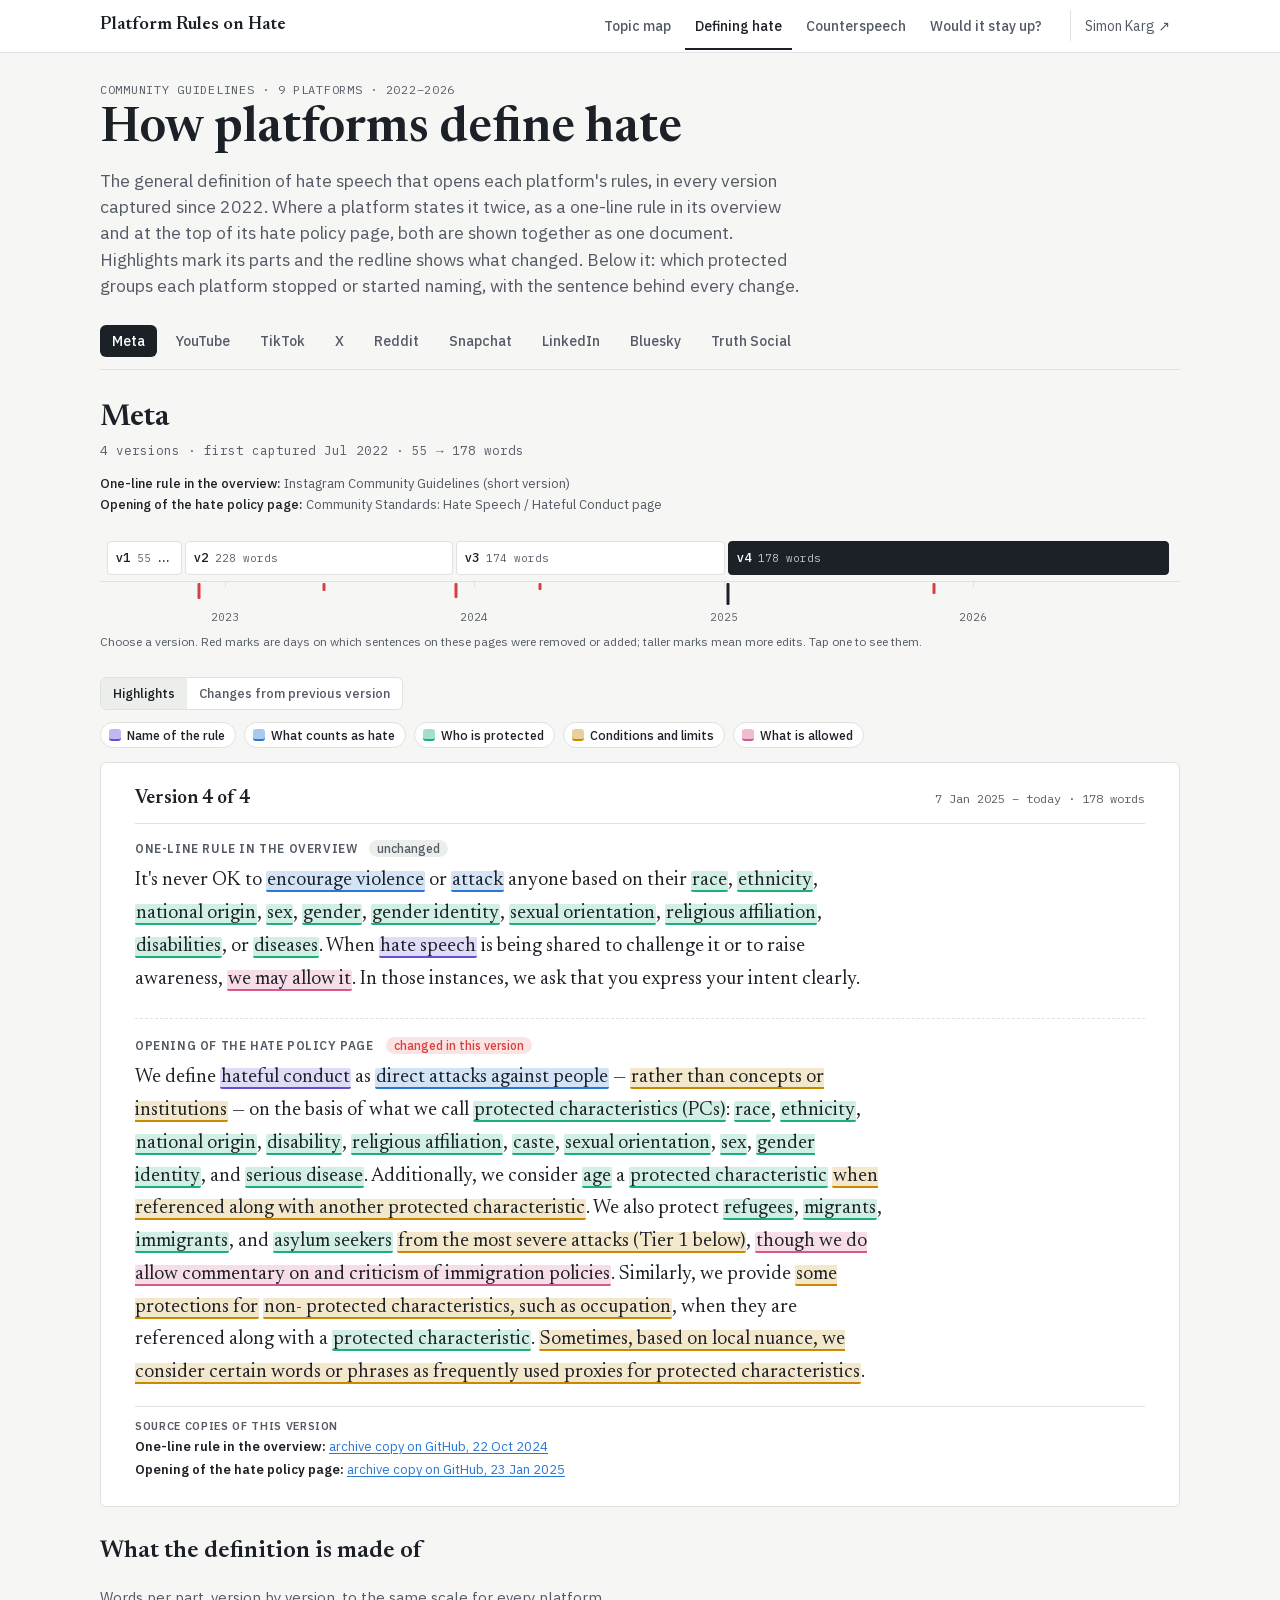
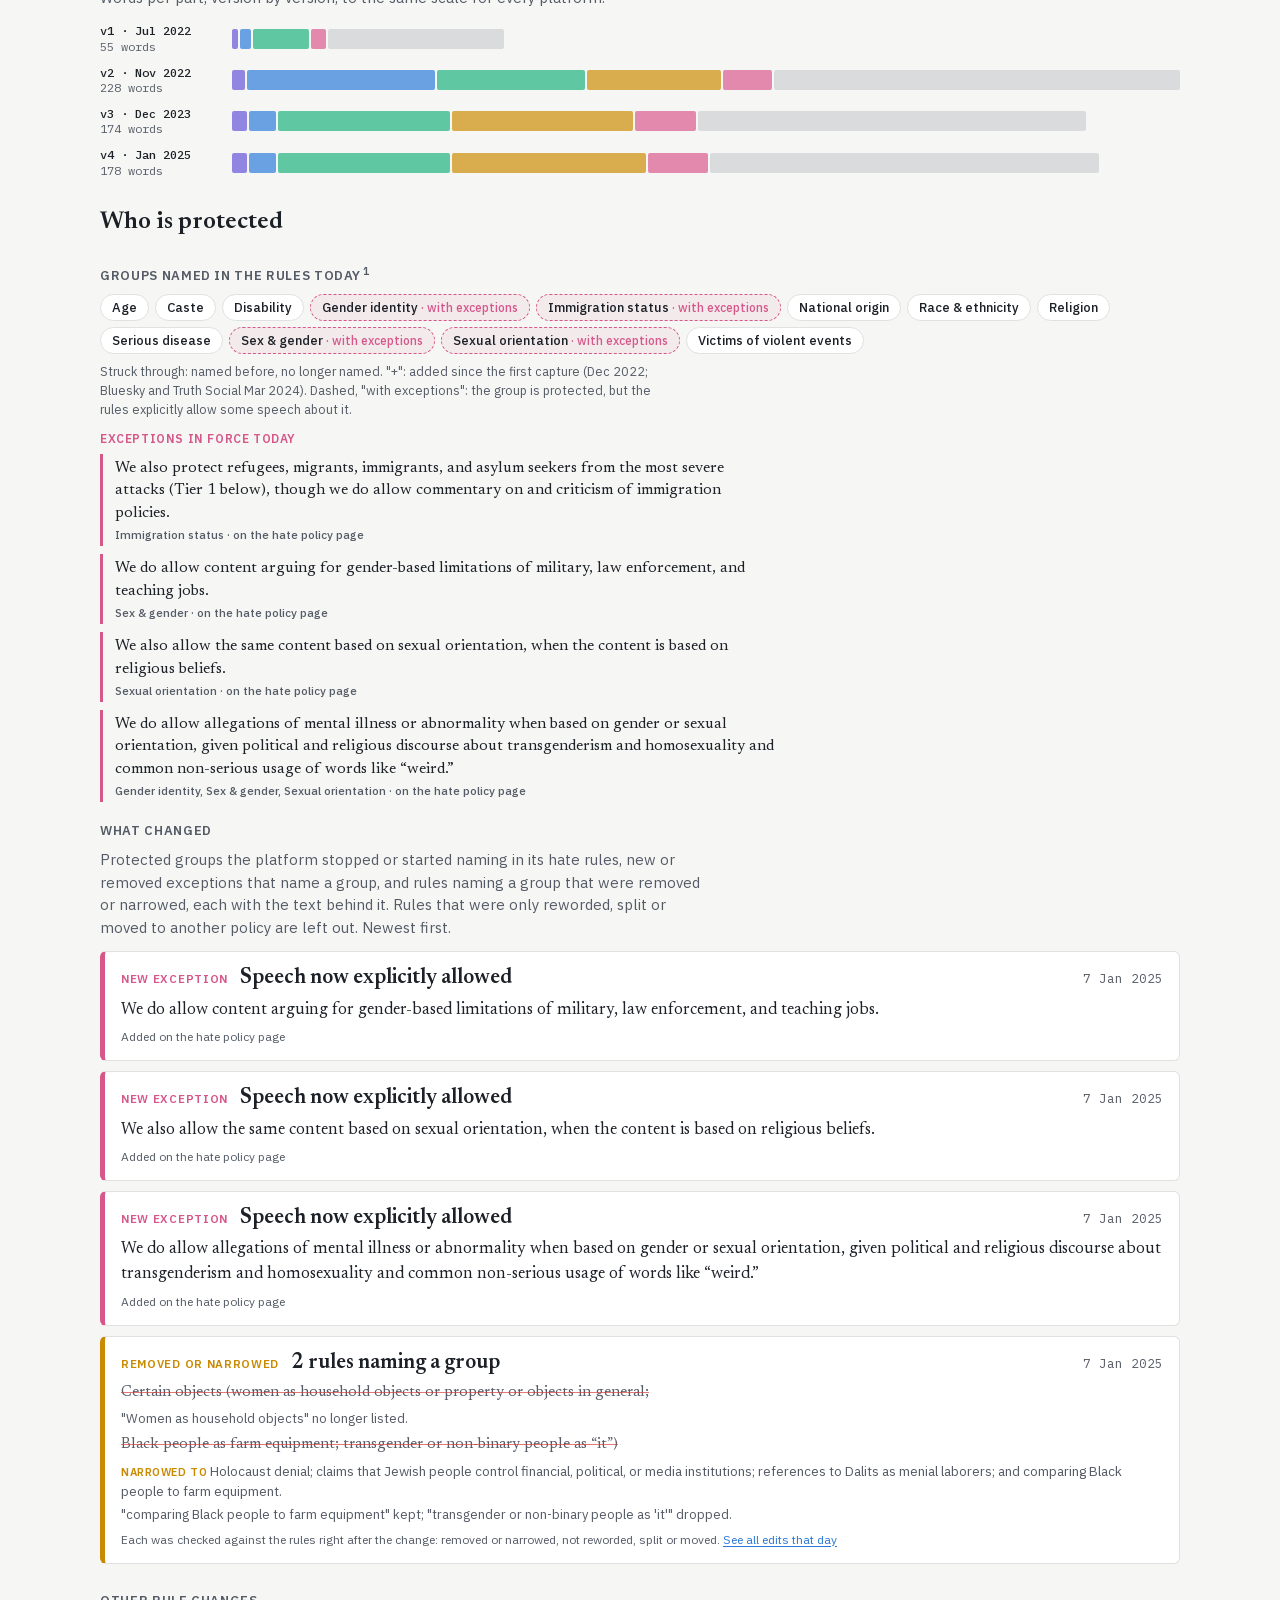
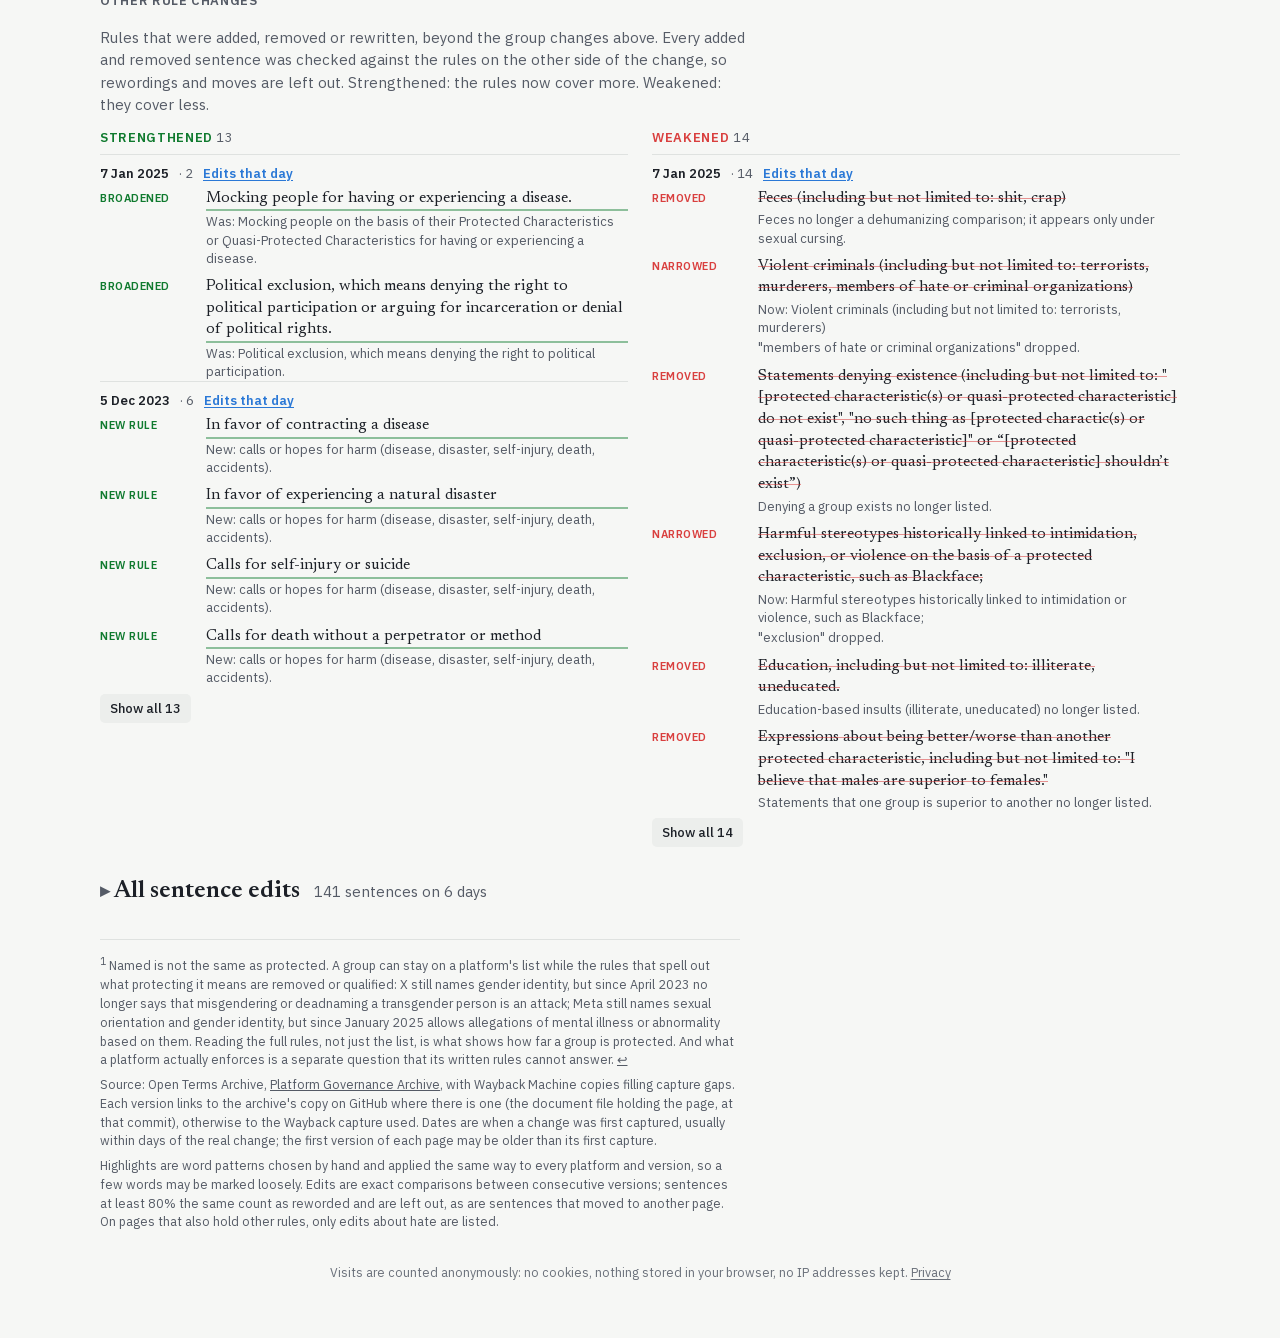
<file: hate_definitions.html>
<!doctype html>
<html lang="en"><head><meta charset="utf-8">
<meta http-equiv="Content-Security-Policy" content="default-src 'self'; script-src 'self' 'sha256-a1dyucbtoT5X3ZqoCpt6zPruiM9qL1ZeOxq23vacanc=' 'sha256-wmBuCW+/YUbMwHlgM5ytbyIdSEKF8gIS1xY/bKQuSLI='; style-src 'self' 'unsafe-inline'; img-src 'self' data:; font-src 'self'; connect-src 'self' https://pp-arena-judge-sk.azurewebsites.net https://swedencentral-0.in.applicationinsights.azure.com; base-uri 'none'; form-action 'self'; object-src 'none'">
<meta name="viewport" content="width=device-width, initial-scale=1, viewport-fit=cover">
<title>How platforms define hate · Platform Rules on Hate</title>
<meta name="description" content="What nine platforms&#x27; rules count as hate speech, which groups they protect, and every change since 2022, sentence by sentence.">
<link rel="canonical" href="https://simonkarg.github.io/platform-rules-on-hate/hate_definitions.html">
<meta property="og:type" content="website">
<meta property="og:site_name" content="Platform Rules on Hate">
<meta property="og:title" content="How platforms define hate">
<meta property="og:description" content="What nine platforms&#x27; rules count as hate speech, which groups they protect, and every change since 2022, sentence by sentence.">
<meta property="og:url" content="https://simonkarg.github.io/platform-rules-on-hate/hate_definitions.html">
<meta property="og:image" content="https://simonkarg.github.io/platform-rules-on-hate/img/og-hate_definitions.jpg">
<meta property="og:image:width" content="1200">
<meta property="og:image:height" content="630">
<meta property="og:image:alt" content="How platforms define hate: a preview of the page">
<meta name="twitter:card" content="summary_large_image">
<link rel="stylesheet" href="fonts/fonts.css">
<link rel="icon" href="img/favicon-32.png" sizes="32x32" type="image/png">
<link rel="icon" href="img/favicon.svg" type="image/svg+xml">
<link rel="apple-touch-icon" href="img/apple-touch-icon.png">
<style>
/* Layout: an annotated policy document per platform. Platform tabs, a dated version rail, the
   definition set like a statute with marker-pen highlights or a redline, then the edits beneath it. */
:root {
  --paper: #f6f7f5; --sheet: #ffffff; --ink: #1c2027; --ink-2: #555b66; --rule: #dfe2e0; --chip: #eceeec;
  --acts: #2a78d6; --groups: #1baf7a; --limits: #c98a00; --allowed: #d6578a; --term: #6250d6;
  --del: #d93f3e; --ins: #0f7a2e;
  --serif: "Newsreader", "Iowan Old Style", Georgia, serif;
  --sans: "IBM Plex Sans", system-ui, -apple-system, "Segoe UI", sans-serif;
  --mono: "IBM Plex Mono", ui-monospace, "SFMono-Regular", Menlo, monospace;
  --tint: 20%;
}
@media (prefers-color-scheme: dark) { :root:not([data-theme="light"]) {
  --paper: #13161b; --sheet: #1b1f26; --ink: #e7e9ec; --ink-2: #a2a8b3; --rule: #2e333c; --chip: #262b33;
  --acts: #4b93ea; --groups: #2bbd8a; --limits: #e0a419; --allowed: #e47aa5; --term: #9085e9;
  --del: #f07070; --ins: #4cc46e; --tint: 26%; color-scheme: dark } }
:root[data-theme="dark"] {
  --paper: #13161b; --sheet: #1b1f26; --ink: #e7e9ec; --ink-2: #a2a8b3; --rule: #2e333c; --chip: #262b33;
  --acts: #4b93ea; --groups: #2bbd8a; --limits: #e0a419; --allowed: #e47aa5; --term: #9085e9;
  --del: #f07070; --ins: #4cc46e; --tint: 26%; color-scheme: dark }

* { box-sizing: border-box; }
[hidden] { display: none !important; }
body { background: var(--paper); color: var(--ink); font-family: var(--sans); font-size: 15px; line-height: 1.5;
  padding-left: max(16px, env(safe-area-inset-left, 0px)); padding-right: max(16px, env(safe-area-inset-right, 0px));
  padding-block: 28px 56px; }
.wrap { max-width: 1080px; margin: 0 auto; display: grid; gap: 26px; }
.eyebrow { font-family: var(--mono); font-size: 12px; letter-spacing: .06em; text-transform: uppercase; color: var(--ink-2); }
h1 { font-family: var(--serif); font-weight: 600; font-size: clamp(32px, 5.4vw, 48px); line-height: 1.06; margin: 6px 0 12px; text-wrap: balance; }
h2 { font-family: var(--serif); font-weight: 600; font-size: 24px; margin: 0 0 4px; text-wrap: balance; }
.dek { font-size: 17.5px; color: var(--ink-2); max-width: 64ch; margin: 0; }
.muted { color: var(--ink-2); }
section { display: grid; gap: 14px; min-width: 0; }
button { font-family: var(--sans); }
button:focus-visible { outline: 2px solid var(--acts); outline-offset: 2px; }

/* platform tabs */
.tabs { display: flex; flex-wrap: wrap; gap: 6px; border-bottom: 1px solid var(--rule); padding-bottom: 12px; }
.tab { font: 500 14px var(--sans); color: var(--ink-2); background: none; border: 1px solid transparent; border-radius: 6px; padding: 6px 11px; cursor: pointer; }
.tab:hover { color: var(--ink); background: var(--chip); }
.tab[aria-selected="true"] { color: var(--sheet); background: var(--ink); }
.plat-head { display: flex; flex-wrap: wrap; justify-content: space-between; gap: 10px 20px; align-items: end; }
.plat-head h2 { font-size: 30px; margin: 0; }
.facts { font-family: var(--mono); font-size: 12.5px; color: var(--ink-2); font-variant-numeric: tabular-nums; }
.seg { display: inline-flex; border: 1px solid var(--rule); border-radius: 6px; overflow: hidden; background: var(--sheet); }
.seg button { font-size: 13px; font-weight: 500; color: var(--ink-2); background: none; border: 0; padding: 7px 12px; cursor: pointer; }
.seg button[aria-pressed="true"] { background: var(--chip); color: var(--ink); }
.where { font-size: 13px; color: var(--ink-2); margin: 0; padding: 0; list-style: none; display: grid; gap: 2px; }
.where b { font-weight: 500; color: var(--ink); }
.part + .part { margin-top: 22px; padding-top: 18px; border-top: 1px dashed var(--rule); }
.part-head { display: flex; flex-wrap: wrap; gap: 4px 12px; align-items: baseline; margin-bottom: 8px; }
.part-head b { font: 600 12px var(--sans); letter-spacing: .05em; text-transform: uppercase; color: var(--ink-2); }
.status { font: 500 12px var(--sans); border-radius: 999px; padding: 1px 8px; background: var(--chip); color: var(--ink-2); }
.status.changed, .status.gone { background: color-mix(in srgb, var(--del) 14%, transparent); color: var(--del); }
.status.new, .status.back { background: color-mix(in srgb, var(--ins) 14%, transparent); color: var(--ins); }
.doc.quiet { color: var(--ink-2); }

/* version rail */
.rail { position: relative; height: 104px; }
.rail .axis { position: absolute; left: 0; right: 0; top: 52px; border-top: 1px solid var(--rule); }
.rail .tick { position: absolute; top: 80px; font-family: var(--mono); font-size: 11px; color: var(--ink-2); transform: translateX(-50%); }
.rail .tick::before { content: ""; position: absolute; left: 50%; top: -28px; height: 6px; border-left: 1px solid var(--rule); }
.band { position: absolute; top: 12px; height: 34px; border-radius: 4px; border: 1px solid var(--rule); background: var(--sheet);
  color: var(--ink); font: 500 13px var(--sans); cursor: pointer; padding: 0 8px; text-align: left; overflow: hidden; white-space: nowrap; text-overflow: ellipsis; }
.band small { font-family: var(--mono); font-weight: 400; color: var(--ink-2); margin-left: 6px; }
.band[aria-pressed="true"] { background: var(--ink); color: var(--sheet); border-color: var(--ink); }
.band[aria-pressed="true"] small { color: var(--sheet); opacity: .75; }
.band.empty { border-style: dashed; color: var(--ink-2); background: transparent; }
.edit { position: absolute; top: 54px; width: 3px; border-radius: 1px; background: var(--del); transform: translateX(-50%); cursor: pointer; border: 0; padding: 0; }
.edit[aria-pressed="true"] { background: var(--ink); }
.rail-note { font-size: 12px; color: var(--ink-2); }

/* controls + document */
.controls { display: flex; flex-wrap: wrap; gap: 12px 20px; align-items: center; }
.legend { display: flex; flex-wrap: wrap; gap: 8px; }
.chip { font: 500 12.5px var(--sans); color: var(--ink); background: var(--sheet); border: 1px solid var(--rule); border-radius: 999px;
  padding: 4px 10px 4px 8px; display: inline-flex; align-items: center; gap: 6px; cursor: pointer; }
.chip i { width: 12px; height: 12px; border-radius: 3px; background: color-mix(in srgb, var(--c) 40%, transparent); border-bottom: 2px solid var(--c); }
.chip[aria-pressed="false"] { opacity: .45; }
.legend.redline { display: none; }
.key { display: none; gap: 14px; font-size: 13px; }
.legend.redline + .key { display: inline-flex; }
.sheet { background: var(--sheet); border: 1px solid var(--rule); border-radius: 6px; padding: 22px clamp(16px, 4vw, 34px) 26px; min-width: 0; }
.sheet-head { display: flex; flex-wrap: wrap; justify-content: space-between; gap: 6px 16px; align-items: baseline;
  border-bottom: 1px solid var(--rule); padding-bottom: 10px; margin-bottom: 16px; }
.sheet-head b { font-family: var(--serif); font-size: 19px; font-weight: 600; }
.sheet-head span { font-family: var(--mono); font-size: 12px; color: var(--ink-2); font-variant-numeric: tabular-nums; }
.doc { font-family: var(--serif); font-size: clamp(17px, 2.2vw, 19.5px); line-height: 1.68; margin: 0; max-width: 68ch; overflow-wrap: anywhere; }
.doc mark { color: inherit; background: color-mix(in srgb, var(--c) var(--tint), transparent); border-bottom: 2px solid var(--c); padding: 0 1px; border-radius: 2px; transition: background .15s, border-color .15s; }
.doc mark.off { background: transparent; border-bottom-color: transparent; }
.doc del { color: var(--del); text-decoration: line-through; text-decoration-thickness: 1.5px; background: color-mix(in srgb, var(--del) 10%, transparent); }
.doc ins { color: var(--ins); text-decoration: underline; text-decoration-thickness: 2px; text-underline-offset: 3px; background: color-mix(in srgb, var(--ins) 10%, transparent); }
.doc .first { font-family: var(--sans); font-size: 14px; color: var(--ink-2); }
.c-acts { --c: var(--acts); } .c-groups { --c: var(--groups); } .c-limits { --c: var(--limits); } .c-allowed { --c: var(--allowed); } .c-term { --c: var(--term); }

/* composition */
.comp { display: grid; gap: 10px; }
.comp-row { display: grid; grid-template-columns: 120px 1fr; gap: 12px; align-items: center; }
.comp-row .lab { font-family: var(--mono); font-size: 12px; color: var(--ink-2); line-height: 1.3; }
.comp-row .lab b { color: var(--ink); font-weight: 500; display: block; }
.bar { display: flex; gap: 2px; height: 20px; min-width: 0; }
.bar div { height: 100%; border-radius: 2px; background: color-mix(in srgb, var(--c) 70%, var(--sheet)); }
.bar div.other { background: color-mix(in srgb, var(--ink-2) 22%, var(--sheet)); }

/* edits */
.days { display: flex; flex-wrap: wrap; gap: 6px; }
.day { font: 500 12.5px var(--mono); color: var(--ink); background: var(--sheet); border: 1px solid var(--rule); border-radius: 5px; padding: 4px 8px; cursor: pointer; font-variant-numeric: tabular-nums; }
.day span { color: var(--ink-2); margin-left: 4px; }
.day[aria-pressed="true"] { background: var(--ink); color: var(--sheet); border-color: var(--ink); }
.day[aria-pressed="true"] span { color: var(--sheet); opacity: .75; }
.cols { display: grid; grid-template-columns: 1fr 1fr; gap: 16px; }
@media (max-width: 680px) { .cols { grid-template-columns: 1fr; } .comp-row { grid-template-columns: 1fr; gap: 4px; } }
.col { background: var(--sheet); border: 1px solid var(--rule); border-radius: 6px; min-width: 0; display: grid; grid-template-rows: auto 1fr auto; }
.col h3 { margin: 0; padding: 12px 14px; font: 600 14px var(--sans); border-bottom: 1px solid var(--rule); display: flex; justify-content: space-between; }
.col h3 span { font-family: var(--mono); font-weight: 500; font-variant-numeric: tabular-nums; }
.col.removed h3 { color: var(--del); } .col.added h3 { color: var(--ins); }
.col ol { list-style: none; margin: 0; padding: 6px 0; max-height: 420px; overflow-y: auto; }
.col li { font-family: var(--serif); font-size: 15.5px; line-height: 1.45; padding: 7px 14px 7px 16px; border-left: 3px solid transparent; overflow-wrap: anywhere; }
.col li + li { border-top: 1px solid color-mix(in srgb, var(--rule) 60%, transparent); }
.col li.kept { opacity: .62; }
.ex { display: grid; gap: 4px; }
.ex-now { font-size: 13.5px; color: var(--ink-2); overflow-wrap: anywhere; }
.ex-lab { font: 600 11px var(--sans); letter-spacing: .05em; text-transform: uppercase; color: var(--limits); }
.ex-note { font-size: 13px; color: var(--ink-2); overflow-wrap: anywhere; }
.col li.allows { border-left-color: var(--allowed); background: color-mix(in srgb, var(--allowed) 9%, transparent); }
.col li.groups { border-left-color: var(--groups); }
.col li.none { font-family: var(--sans); font-size: 13.5px; color: var(--ink-2); }
.col .tag { font: 500 11px var(--sans); color: var(--ink-2); display: block; margin-top: 2px; }
.more { margin: 0 14px 12px; justify-self: start; font-size: 13px; font-weight: 500; color: var(--ink); background: var(--chip); border: 0; border-radius: 5px; padding: 6px 10px; cursor: pointer; }
.markers { display: flex; flex-wrap: wrap; gap: 16px; font-size: 13px; color: var(--ink-2); }
.markers span::before { content: ""; display: inline-block; width: 10px; height: 14px; vertical-align: -2px; margin-right: 6px; border-left: 3px solid var(--c); }
.empty-note { background: var(--sheet); border: 1px dashed var(--rule); border-radius: 6px; padding: 22px; font-size: 15px; color: var(--ink-2); max-width: 70ch; }
.empty-note b { color: var(--ink); }

/* key changes */
.keys { list-style: none; margin: 0; padding: 0; display: grid; gap: 10px; }
.key-item { background: var(--sheet); border: 1px solid var(--rule); border-left: 5px solid var(--k); border-radius: 6px;
  padding: 14px 16px; display: grid; gap: 6px; min-width: 0; }
.key-top { display: flex; flex-wrap: wrap; gap: 6px 12px; align-items: baseline; }
.badge { font: 600 11.5px var(--sans); letter-spacing: .06em; text-transform: uppercase; color: var(--k); }
.key-top .what { font-family: var(--serif); font-size: 21px; font-weight: 600; line-height: 1.2; }
.key-top .when { font-family: var(--mono); font-size: 12.5px; color: var(--ink-2); margin-left: auto; font-variant-numeric: tabular-nums; }
.key-item blockquote { margin: 0; font-family: var(--serif); font-size: 16.5px; line-height: 1.5; overflow-wrap: anywhere; }
.key-item blockquote.gone { text-decoration: line-through; text-decoration-color: color-mix(in srgb, var(--del) 70%, transparent); color: var(--ink-2); }
.key-item .src { font-size: 12px; color: var(--ink-2); overflow-wrap: anywhere; }
.k-dropped { --k: var(--del); } .k-added { --k: var(--ins); } .k-exc { --k: var(--allowed); } .k-ex { --k: var(--limits); }
.k-ex blockquote { font-size: 15px; }
.weak { display: grid; gap: 8px; margin-top: 22px; }
.rc-more { margin: 6px 0 0; }
.rc-cols { display: grid; grid-template-columns: 1fr 1fr; gap: 24px; }
@media (max-width: 760px) { .rc-cols { grid-template-columns: 1fr; } }
.rc-col { min-width: 0; display: grid; gap: 8px; align-content: start; }
.rc-col h4 { margin: 0; font: 600 13px var(--sans); letter-spacing: .05em; text-transform: uppercase; }
.rc-up h4 { color: var(--ins); } .rc-down h4 { color: var(--del); }
.rc-col h4 span { font-weight: 400; color: var(--ink-2); }
.wk-up { color: var(--ins); } .wk-down { color: var(--del); }
.rc-ins { text-decoration: none; border-bottom: 2px solid color-mix(in srgb, var(--ins) 45%, transparent); }
.weak-day { display: grid; gap: 6px; padding-top: 10px; border-top: 1px solid var(--rule); }
.weak-date { font: 600 13px var(--sans); display: flex; flex-wrap: wrap; gap: 4px 10px; align-items: baseline; }
.weak-date .muted { font-weight: 400; }
.weak ul { list-style: none; margin: 0; padding: 0; display: grid; gap: 8px; }
.weak li { display: grid; grid-template-columns: 96px 1fr; gap: 10px; align-items: baseline; }
@media (max-width: 520px) { .weak li { grid-template-columns: 1fr; gap: 2px; } }
.wk { font: 600 11px var(--sans); letter-spacing: .05em; text-transform: uppercase; }
.wk-removed { color: var(--del); } .wk-narrowed { color: var(--limits); }
.wtxt { min-width: 0; display: grid; gap: 2px; font-family: var(--serif); font-size: 15.5px; line-height: 1.4; overflow-wrap: anywhere; }
.wtxt del { text-decoration-color: color-mix(in srgb, var(--del) 55%, transparent); }
.wback { font: 600 11px var(--sans); letter-spacing: .05em; text-transform: uppercase; color: var(--ins); }
.wnow, .wnote { font: 13px/1.4 var(--sans); color: var(--ink-2); }
.src-links { display: grid; gap: 4px; margin-top: 16px; padding-top: 12px; border-top: 1px solid var(--rule); font-size: 13px; color: var(--ink-2); }
.src-links:empty { display: none; }
.src-lab { font: 600 11px var(--sans); letter-spacing: .06em; text-transform: uppercase; color: var(--ink-2); }
.src-item { overflow-wrap: anywhere; }
.src-item b { font-weight: 600; color: var(--ink); }
.src-links a { color: var(--acts); text-underline-offset: 2px; }
.linklike { font: inherit; color: var(--acts); background: none; border: 0; padding: 0; cursor: pointer; text-decoration: underline; text-underline-offset: 2px; }
.keys .empty { font-size: 14px; color: var(--ink-2); padding: 4px 0; }
h3.sub { font: 600 13px var(--sans); letter-spacing: .05em; text-transform: uppercase; color: var(--ink-2); margin: 6px 0 10px; }
.gchips { display: flex; flex-wrap: wrap; gap: 6px; }
.g { font: 500 13px var(--sans); border-radius: 999px; padding: 4px 11px; border: 1px solid var(--rule); background: var(--sheet); color: var(--ink); }
.g.added { border-color: var(--ins); color: var(--ins); }
.g.added::before { content: "+ "; }
.g.dropped { border-color: var(--del); color: var(--del); text-decoration: line-through; background: color-mix(in srgb, var(--del) 7%, transparent); }
.g.excepted { border: 1.5px dashed var(--allowed); background: color-mix(in srgb, var(--allowed) 8%, transparent); }
.g.excepted::after { content: " · with exceptions"; color: var(--allowed); font-size: 12px; }
.excs { display: grid; gap: 8px; margin-top: 12px; }
.excs h4 { margin: 0; font: 600 12px var(--sans); letter-spacing: .05em; text-transform: uppercase; color: var(--allowed); }
.exc { border-left: 3px solid var(--allowed); padding: 4px 0 4px 12px; font-family: var(--serif); font-size: 15.5px; line-height: 1.45; max-width: 75ch; overflow-wrap: anywhere; }
.exc small { display: block; font: 500 11.5px var(--sans); color: var(--ink-2); margin-top: 2px; }
.fn { font: 600 10.5px var(--sans); vertical-align: super; margin-left: 2px; color: var(--ink-2); text-decoration: none; letter-spacing: 0; }
.fn:hover, .fn:focus-visible { color: var(--ink); text-decoration: underline; }
footer a { color: inherit; }
.gnote { font-size: 12.5px; color: var(--ink-2); margin: 8px 0 0; max-width: 72ch; }
details summary { cursor: pointer; display: flex; flex-wrap: wrap; align-items: baseline; gap: 4px 14px; list-style: none; }
details summary::-webkit-details-marker { display: none; }
details summary h2 { display: inline; }
details summary h2::before { content: "▸ "; color: var(--ink-2); font-size: .8em; }
details[open] summary h2::before { content: "▾ "; }
details summary:focus-visible { outline: 2px solid var(--acts); outline-offset: 2px; }
.edit-body { display: grid; gap: 14px; margin-top: 14px; }
footer { font-size: 12.5px; color: var(--ink-2); border-top: 1px solid var(--rule); padding-top: 14px; display: grid; gap: 6px; max-width: 80ch; }
@media (prefers-reduced-motion: reduce) { .doc mark { transition: none; } }
</style>


<style id="pp-nav-css">
html { overflow-x: clip; scroll-padding-top: 64px; }   /* links to #anchors land below the bar */
body { margin: 0 !important; padding-top: 0 !important; }
.pp-nav { --n-bg: #ffffff; --n-ink: #1c2027; --n-ink2: #555b66; --n-rule: #dfe2e0; --n-on: #1c2027;
  position: sticky; top: 0; z-index: 50; margin: 0 calc(50% - 50vw) 28px; background: var(--n-bg);
  border-bottom: 1px solid var(--n-rule); font: 500 14px/1.2 "IBM Plex Sans", system-ui, -apple-system, sans-serif; }
@media (prefers-color-scheme: dark) { .pp-nav { --n-bg: #1b1f26; --n-ink: #e7e9ec; --n-ink2: #a2a8b3; --n-rule: #2e333c; --n-on: #e7e9ec; } }
.pp-nav .pp-in { max-width: 1112px; margin: 0 auto; padding: 0 max(16px, env(safe-area-inset-left, 0px));   /* 1080 + padding: lines up with the pages */
  display: flex; align-items: center; gap: 8px 24px; min-height: 52px; }
.pp-nav a { color: var(--n-ink2); text-decoration: none; }
.pp-nav .pp-home { color: var(--n-ink); font: 600 18px/1.1 Newsreader, Georgia, serif; white-space: nowrap; margin-right: auto; }
.pp-nav .pp-links { display: flex; gap: 4px; overflow-x: auto; scrollbar-width: none; }
.pp-nav .pp-links a { padding: 16px 10px 14px; white-space: nowrap; border-bottom: 2px solid transparent; }
.pp-nav .pp-links a:hover { color: var(--n-ink); }
.pp-nav .pp-links a.pp-me { margin-left: 14px; padding-left: 14px; border-left: 1px solid var(--n-rule); border-bottom-color: transparent;
  padding-top: 8px; padding-bottom: 6px; margin-top: 8px; margin-bottom: 8px; font-weight: 400; }
.pp-nav .pp-links a[aria-current="page"] { color: var(--n-on); border-bottom-color: var(--n-on); }
.pp-nav a:focus-visible { outline: 2px solid #2a78d6; outline-offset: -2px; }
.pp-nav .pp-short { display: none; }
@media (max-width: 640px) {
  .pp-nav .pp-in { flex-wrap: wrap; gap: 0; padding-top: 10px; }
  .pp-nav .pp-home { width: 100%; font-size: 16px; }
  .pp-nav .pp-links { margin: 0 -10px; }
  .pp-nav .pp-links a { padding: 10px 10px 9px; font-size: 13.5px; }
  .pp-nav .pp-long { display: none; } .pp-nav .pp-short { display: inline; }
  .pp-nav .pp-in { position: relative; }
  .pp-nav .pp-links a.pp-me { position: absolute; top: 10px; right: max(16px, env(safe-area-inset-right, 0px));
    margin: 0; padding: 2px 0; border: 0; font-size: 13px; }
}
.pp-privacy { max-width: 1080px; margin: 32px auto 0; text-align: center; font: 12.5px/1.5 "IBM Plex Sans", system-ui, sans-serif; color: #6b717b; }
.pp-privacy a { color: inherit; text-underline-offset: 2px; }
@media (prefers-color-scheme: dark) { .pp-privacy { color: #8f95a0; } }
</style>
</head><body>
<nav class="pp-nav" aria-label="Site"><div class="pp-in"><a class="pp-home" href="./">Platform Rules on Hate</a><div class="pp-links"><a href="topic_map.html" aria-label="Topic map"><span class="pp-long">Topic map</span><span class="pp-short" aria-hidden="true">Map</span></a><a href="hate_definitions.html" aria-current=page aria-label="Defining hate">Defining hate</a><a href="counterspeech.html" aria-label="Counterspeech">Counterspeech</a><a href="arena.html" aria-label="Would it stay up?"><span class="pp-long">Would it stay up?</span><span class="pp-short" aria-hidden="true">Stay up?</span></a><a class="pp-me" href="https://simonkarg.github.io/">Simon Karg ↗</a></div></div></nav>
<div class="wrap">
  <header>
    <div class="eyebrow">Community Guidelines · 9 platforms · 2022⁠–⁠2026</div>
    <h1>How platforms define hate</h1>
    <p class="dek">The general definition of hate speech that opens each platform's rules, in every version captured since 2022. Where a platform states it twice, as a one-line rule in its overview and at the top of its hate policy page, both are shown together as one document. Highlights mark its parts and the redline shows what changed. Below it: which protected groups each platform stopped or started naming, with the sentence behind every change.</p>
  </header>

  <nav class="tabs" id="tabs" role="tablist" aria-label="Platform"></nav>

  <section id="plat">
    <div class="plat-head">
      <div><h2 id="p-name"></h2><div class="facts" id="p-facts"></div></div>
    </div>
    <ul class="where" id="p-where"></ul>
    <div id="body">
      <div class="rail" id="rail"></div>
      <div class="rail-note">Choose a version. Red marks are days on which sentences on these pages were removed or added; taller marks mean more edits. Tap one to see them.</div>
    </div>
  </section>

  <section id="doc-sec">
    <div class="controls">
      <div class="seg" role="group" aria-label="View">
        <button id="mode-hl" aria-pressed="true">Highlights</button>
        <button id="mode-diff" aria-pressed="false">Changes from previous version</button>
      </div>
      <div class="legend" id="legend"></div>
      <div class="key"><span style="color:var(--del)"><del>removed</del></span><span style="color:var(--ins)"><ins style="text-underline-offset:3px">added</ins></span></div>
    </div>
    <article class="sheet">
      <div class="sheet-head"><b id="v-title"></b><span id="v-meta"></span></div>
      <div id="doc"></div>
      <div class="src-links" id="v-links"></div>
    </article>
  </section>

  <section id="comp-sec">
    <h2>What the definition is made of</h2>
    <p class="muted" style="margin:0;max-width:66ch">Words per part, version by version, to the same scale for every platform.</p>
    <div class="comp" id="comp"></div>
  </section>

  <section id="key-sec">
    <h2>Who is protected</h2>
    <div>
      <h3 class="sub">Groups named in the rules today<a class="fn" href="#fn-named" id="fnref-named" aria-label="Footnote 1">1</a></h3>
      <div class="gchips" id="gchips"></div>
      <p class="gnote" id="gnote"></p>
      <div class="excs" id="excs"></div>
    </div>
    <div>
      <h3 class="sub">What changed</h3>
      <p class="muted" style="margin:0 0 12px;max-width:68ch">Protected groups the platform stopped or started naming in its hate rules, new or removed exceptions that name a group, and rules naming a group that were removed or narrowed, each with the text behind it. Rules that were only reworded, split or moved to another policy are left out. Newest first.</p>
      <ol class="keys" id="keys"></ol>
      <div class="weak" id="weak-wrap">
        <h3 class="sub">Other rule changes</h3>
        <p class="muted" style="margin:0 0 4px;max-width:72ch">Rules that were added, removed or rewritten, beyond the group changes above. Every added and removed sentence was checked against the rules on the other side of the change, so rewordings and moves are left out. Strengthened: the rules now cover more. Weakened: they cover less.</p>
        <div class="rc-cols">
          <div class="rc-col rc-up"><h4>Strengthened <span id="n-up"></span></h4><div id="rc-up"></div></div>
          <div class="rc-col rc-down"><h4>Weakened <span id="n-down"></span></h4><div id="rc-down"></div></div>
        </div>
      </div>
    </div>
  </section>

  <section id="edit-sec">
    <details id="edit-details">
      <summary><h2>All sentence edits</h2><span class="muted" id="edit-count"></span></summary>
      <div class="edit-body">
        <p class="muted" style="margin:0;max-width:66ch" id="edit-intro"></p>
        <div class="days" id="days"></div>
        <div class="markers"><span style="--c:var(--allowed)">says what is allowed</span><span style="--c:var(--groups)">names a group</span></div>
        <div class="cols">
          <div class="col removed"><h3>Removed <span id="n-rem"></span></h3><ol id="list-rem"></ol><button class="more" data-list="rem"></button></div>
          <div class="col added"><h3>Added <span id="n-add"></span></h3><ol id="list-add"></ol><button class="more" data-list="add"></button></div>
        </div>
        <div class="src-links" id="day-links"></div>
      </div>
    </details>
  </section>

  <footer>
    <div id="fn-named"><sup>1</sup> Named is not the same as protected. A group can stay on a platform's list while the rules that spell out what protecting it means are removed or qualified: X still names gender identity, but since April 2023 no longer says that misgendering or deadnaming a transgender person is an attack; Meta still names sexual orientation and gender identity, but since January 2025 allows allegations of mental illness or abnormality based on them. Reading the full rules, not just the list, is what shows how far a group is protected. And what a platform actually enforces is a separate question that its written rules cannot answer. <a href="#fnref-named">↩</a></div>
    <div>Source: Open Terms Archive, <a href="https://github.com/OpenTermsArchive/pga-versions">Platform Governance Archive</a>, with Wayback Machine copies filling capture gaps. Each version links to the archive's copy on GitHub where there is one (the document file holding the page, at that commit), otherwise to the Wayback capture used. Dates are when a change was first captured, usually within days of the real change; the first version of each page may be older than its first capture.</div>
    <div>Highlights are word patterns chosen by hand and applied the same way to every platform and version, so a few words may be marked loosely. Edits are exact comparisons between consecutive versions; sentences at least 80% the same count as reworded and are left out, as are sentences that moved to another page. On pages that also hold other rules, only edits about hate are listed.</div>
  </footer>
</div>

<script id="data" type="application/json">{"categories": [{"key": "term", "label": "Name of the rule", "note": "What the platform calls the category"}, {"key": "acts", "label": "What counts as hate", "note": "The acts the definition names"}, {"key": "groups", "label": "Who is protected", "note": "Protected characteristics and groups"}, {"key": "limits", "label": "Conditions and limits", "note": "Where protection is partial, conditional, widened or narrowed"}, {"key": "allowed", "label": "What is allowed", "note": "Speech the definition explicitly permits"}], "platforms": [{"key": "meta", "name": "Meta", "versions": [{"version": 1, "from": "2022-07-11", "to": "2022-11-02", "parts": [{"level": "summary", "label": "One-line rule in the overview", "text": "It's never OK to encourage violence or attack anyone based on their race, ethnicity, national origin, sex, gender, gender identity, sexual orientation, religious affiliation, disabilities, or diseases. When hate speech is being shared to challenge it or to raise awareness, we may allow it. In those instances, we ask that you express your intent clearly.", "page": "help.instagram.com/477434105621119", "segments": [["It's never OK to ", null], ["encourage violence", "acts"], [" or ", null], ["attack", "acts"], [" anyone based on their ", null], ["race", "groups"], [", ", null], ["ethnicity", "groups"], [", ", null], ["national origin", "groups"], [", ", null], ["sex", "groups"], [", ", null], ["gender", "groups"], [", ", null], ["gender identity", "groups"], [", ", null], ["sexual orientation", "groups"], [", ", null], ["religious affiliation", "groups"], [", ", null], ["disabilities", "groups"], [", or ", null], ["diseases", "groups"], [". When ", null], ["hate speech", "term"], [" is being shared to challenge it or to raise awareness, ", null], ["we may allow it", "allowed"], [". In those instances, we ask that you express your intent clearly.", null]], "status": "first", "diff": null, "link": {"url": "https://github.com/OpenTermsArchive/pga-versions/blob/5df4a0001fcc56bc3eb72e6133632059f3ffbf16/Instagram/Community%20Guidelines.md", "source": "github", "observed": "2022-07-11"}}, {"level": "policy", "label": "Opening of the hate policy page", "text": null, "page": null, "status": "none", "was": null, "link": null}], "words": {"other": 43, "acts": 3, "groups": 14, "term": 2, "allowed": 4}, "n_words": 55, "changed": []}, {"version": 2, "from": "2022-11-02", "to": "2023-12-05", "parts": [{"level": "summary", "label": "One-line rule in the overview", "text": "It's never OK to encourage violence or attack anyone based on their race, ethnicity, national origin, sex, gender, gender identity, sexual orientation, religious affiliation, disabilities, or diseases. When hate speech is being shared to challenge it or to raise awareness, we may allow it. In those instances, we ask that you express your intent clearly.", "page": "help.instagram.com/477434105621119", "segments": [["It's never OK to ", null], ["encourage violence", "acts"], [" or ", null], ["attack", "acts"], [" anyone based on their ", null], ["race", "groups"], [", ", null], ["ethnicity", "groups"], [", ", null], ["national origin", "groups"], [", ", null], ["sex", "groups"], [", ", null], ["gender", "groups"], [", ", null], ["gender identity", "groups"], [", ", null], ["sexual orientation", "groups"], [", ", null], ["religious affiliation", "groups"], [", ", null], ["disabilities", "groups"], [", or ", null], ["diseases", "groups"], [". When ", null], ["hate speech", "term"], [" is being shared to challenge it or to raise awareness, ", null], ["we may allow it", "allowed"], [". In those instances, we ask that you express your intent clearly.", null]], "status": "same", "diff": null, "link": {"url": "https://github.com/OpenTermsArchive/pga-versions/blob/5df4a0001fcc56bc3eb72e6133632059f3ffbf16/Instagram/Community%20Guidelines.md", "source": "github", "observed": "2022-07-11"}}, {"level": "policy", "label": "Opening of the hate policy page", "text": "We define hate speech as a direct attack against people — rather than concepts or institutions— on the basis of what we call protected characteristics: race, ethnicity, national origin, disability, religious affiliation, caste, sexual orientation, sex, gender identity and serious disease. We define attacks as violent or dehumanizing speech, harmful stereotypes, statements of inferiority, expressions of contempt, disgust or dismissal, cursing and calls for exclusion or segregation. We also prohibit the use of harmful stereotypes, which we define as dehumanizing comparisons that have historically been used to attack, intimidate, or exclude specific groups, and that are often linked with offline violence. We consider age a protected characteristic when referenced along with another protected characteristic. We also protect refugees, migrants, immigrants and asylum seekers from the most severe attacks, though we do allow commentary and criticism of immigration policies. Similarly, we provide some protections for characteristics like occupation, when they’re referenced along with a protected characteristic. Sometimes, based on local nuance, we consider certain words or phrases as frequently used proxies for PC groups.", "page": "transparency.meta.com/policies/community-standards/hate-speech", "segments": [["We define ", null], ["hate speech", "term"], [" as a ", null], ["direct attack against people", "acts"], [" — ", null], ["rather than concepts or institutions", "limits"], ["— on the basis of what we call ", null], ["protected characteristics", "groups"], [": ", null], ["race", "groups"], [", ", null], ["ethnicity", "groups"], [", ", null], ["national origin", "groups"], [", ", null], ["disability", "groups"], [", ", null], ["religious affiliation", "groups"], [", ", null], ["caste", "groups"], [", ", null], ["sexual orientation", "groups"], [", ", null], ["sex", "groups"], [", ", null], ["gender identity", "groups"], [" and ", null], ["serious disease", "groups"], [". We define ", null], ["attacks", "acts"], [" as ", null], ["violent or dehumanizing speech", "acts"], [", ", null], ["harmful stereotypes", "acts"], [", ", null], ["statements of inferiority", "acts"], [", ", null], ["expressions of contempt, disgust or dismissal", "acts"], [", ", null], ["cursing", "acts"], [" and ", null], ["calls for exclusion or segregation", "acts"], [". We also prohibit the use of ", null], ["harmful stereotypes", "acts"], [", which we define as ", null], ["dehumanizing comparisons that have historically been used to attack, intimidate, or exclude specific groups, and that are often linked with offline violence", "acts"], [". We consider ", null], ["age", "groups"], [" a ", null], ["protected characteristic", "groups"], [" ", null], ["when referenced along with another protected characteristic", "limits"], [". We also protect ", null], ["refugees", "groups"], [", ", null], ["migrants", "groups"], [", ", null], ["immigrants", "groups"], [" and ", null], ["asylum seekers", "groups"], [" ", null], ["from the most severe attacks", "limits"], [", ", null], ["though we do allow commentary and criticism of immigration policies", "allowed"], [". Similarly, we provide ", null], ["some protections for", "limits"], [" characteristics like ", null], ["occupation", "groups"], [", when they’re referenced along with a ", null], ["protected characteristic", "groups"], [". ", null], ["Sometimes, based on local nuance, we consider certain words or phrases as frequently used proxies for PC groups", "limits"], [".", null]], "status": "new", "diff": null, "link": {"url": "https://github.com/OpenTermsArchive/pga-versions/blob/7b117d9cf92d7d5da4c84eb021f0f328380b59bd/Instagram/Community%20Guidelines.md", "source": "github", "observed": "2022-11-02"}}], "words": {"other": 114, "acts": 53, "groups": 42, "term": 4, "allowed": 14, "limits": 38}, "n_words": 228, "changed": []}, {"version": 3, "from": "2023-12-05", "to": "2025-01-07", "parts": [{"level": "summary", "label": "One-line rule in the overview", "text": "It's never OK to encourage violence or attack anyone based on their race, ethnicity, national origin, sex, gender, gender identity, sexual orientation, religious affiliation, disabilities, or diseases. When hate speech is being shared to challenge it or to raise awareness, we may allow it. In those instances, we ask that you express your intent clearly.", "page": "help.instagram.com/477434105621119", "segments": [["It's never OK to ", null], ["encourage violence", "acts"], [" or ", null], ["attack", "acts"], [" anyone based on their ", null], ["race", "groups"], [", ", null], ["ethnicity", "groups"], [", ", null], ["national origin", "groups"], [", ", null], ["sex", "groups"], [", ", null], ["gender", "groups"], [", ", null], ["gender identity", "groups"], [", ", null], ["sexual orientation", "groups"], [", ", null], ["religious affiliation", "groups"], [", ", null], ["disabilities", "groups"], [", or ", null], ["diseases", "groups"], [". When ", null], ["hate speech", "term"], [" is being shared to challenge it or to raise awareness, ", null], ["we may allow it", "allowed"], [". In those instances, we ask that you express your intent clearly.", null]], "status": "same", "diff": null, "link": {"url": "https://github.com/OpenTermsArchive/pga-versions/blob/5df4a0001fcc56bc3eb72e6133632059f3ffbf16/Instagram/Community%20Guidelines.md", "source": "github", "observed": "2022-07-11"}}, {"level": "policy", "label": "Opening of the hate policy page", "text": "We define hate speech as direct attacks against people — rather than concepts or institutions— on the basis of what we call protected characteristics (PCs): race, ethnicity, national origin, disability, religious affiliation, caste, sexual orientation, sex, gender identity, and serious disease. Additionally, we consider age a protected characteristic when referenced along with another protected characteristic. We also protect refugees, migrants, immigrants, and asylum seekers from the most severe attacks, though we do allow commentary on and criticism of immigration policies. Similarly, we provide some protections for non- protected characteristics, such as occupation, when they are referenced along with a protected characteristic. Sometimes, based on local nuance, we consider certain words or phrases as frequently used proxies for PC groups.", "page": "transparency.meta.com/policies/community-standards/hate-speech", "segments": [["We define ", null], ["hate speech", "term"], [" as ", null], ["direct attacks against people", "acts"], [" — ", null], ["rather than concepts or institutions", "limits"], ["— on the basis of what we call ", null], ["protected characteristics (PCs)", "groups"], [": ", null], ["race", "groups"], [", ", null], ["ethnicity", "groups"], [", ", null], ["national origin", "groups"], [", ", null], ["disability", "groups"], [", ", null], ["religious affiliation", "groups"], [", ", null], ["caste", "groups"], [", ", null], ["sexual orientation", "groups"], [", ", null], ["sex", "groups"], [", ", null], ["gender identity", "groups"], [", and ", null], ["serious disease", "groups"], [". Additionally, we consider ", null], ["age", "groups"], [" a ", null], ["protected characteristic", "groups"], [" ", null], ["when referenced along with another protected characteristic", "limits"], [". We also protect ", null], ["refugees", "groups"], [", ", null], ["migrants", "groups"], [", ", null], ["immigrants", "groups"], [", and ", null], ["asylum seekers", "groups"], [" ", null], ["from the most severe attacks", "limits"], [", ", null], ["though we do allow commentary on and criticism of immigration policies", "allowed"], [". Similarly, we provide ", null], ["some protections for", "limits"], [" ", null], ["non- protected characteristics, such as occupation", "limits"], [", when they are referenced along with a ", null], ["protected characteristic", "groups"], [". ", null], ["Sometimes, based on local nuance, we consider certain words or phrases as frequently used proxies for PC groups", "limits"], [".", null]], "status": "changed", "diff": [["We define hate speech as", "eq"], ["a", "del"], ["direct", "eq"], ["attack", "del"], ["attacks", "ins"], ["against people — rather than concepts or institutions— on the basis of what we call protected", "eq"], ["characteristics:", "del"], ["characteristics (PCs):", "ins"], ["race, ethnicity, national origin, disability, religious affiliation, caste, sexual orientation, sex, gender", "eq"], ["identity", "del"], ["identity,", "ins"], ["and serious disease.", "eq"], ["We define attacks as violent or dehumanizing speech, harmful stereotypes, statements of inferiority, expressions of contempt, disgust or dismissal, cursing and calls for exclusion or segregation. We also prohibit the use of harmful stereotypes, which", "del"], ["Additionally,", "ins"], ["we", "eq"], ["define as dehumanizing comparisons that have historically been used to attack, intimidate, or exclude specific groups, and that are often linked with offline violence. We", "del"], ["consider age a protected characteristic when referenced along with another protected characteristic. We also protect refugees, migrants,", "eq"], ["immigrants", "del"], ["immigrants,", "ins"], ["and asylum seekers from the most severe attacks, though we do allow commentary", "eq"], ["on", "ins"], ["and criticism of immigration policies. Similarly, we provide some protections for", "eq"], ["characteristics like", "del"], ["non- protected characteristics, such as", "ins"], ["occupation, when", "eq"], ["they’re", "del"], ["they are", "ins"], ["referenced along with a protected characteristic. Sometimes, based on local nuance, we consider certain words or phrases as frequently used proxies for PC groups.", "eq"]], "link": {"url": "https://github.com/OpenTermsArchive/pga-versions/blob/9e94a16d7047c84459e1b6f5c296fb4e60654fd5/Facebook/Community%20Guidelines.md", "source": "github", "observed": "2023-12-05"}}], "words": {"other": 94, "acts": 7, "groups": 42, "term": 4, "allowed": 15, "limits": 44}, "n_words": 174, "changed": ["Opening of the hate policy page"]}, {"version": 4, "from": "2025-01-07", "to": null, "parts": [{"level": "summary", "label": "One-line rule in the overview", "text": "It's never OK to encourage violence or attack anyone based on their race, ethnicity, national origin, sex, gender, gender identity, sexual orientation, religious affiliation, disabilities, or diseases. When hate speech is being shared to challenge it or to raise awareness, we may allow it. In those instances, we ask that you express your intent clearly.", "page": "help.instagram.com/477434105621119", "segments": [["It's never OK to ", null], ["encourage violence", "acts"], [" or ", null], ["attack", "acts"], [" anyone based on their ", null], ["race", "groups"], [", ", null], ["ethnicity", "groups"], [", ", null], ["national origin", "groups"], [", ", null], ["sex", "groups"], [", ", null], ["gender", "groups"], [", ", null], ["gender identity", "groups"], [", ", null], ["sexual orientation", "groups"], [", ", null], ["religious affiliation", "groups"], [", ", null], ["disabilities", "groups"], [", or ", null], ["diseases", "groups"], [". When ", null], ["hate speech", "term"], [" is being shared to challenge it or to raise awareness, ", null], ["we may allow it", "allowed"], [". In those instances, we ask that you express your intent clearly.", null]], "status": "same", "diff": null, "link": {"url": "https://github.com/OpenTermsArchive/pga-versions/blob/badc8980d6bb3abf109ad748b5cde7d471f3032a/Instagram/Community%20Guidelines.md", "source": "github", "observed": "2024-10-22"}}, {"level": "policy", "label": "Opening of the hate policy page", "text": "We define hateful conduct as direct attacks against people — rather than concepts or institutions — on the basis of what we call protected characteristics (PCs): race, ethnicity, national origin, disability, religious affiliation, caste, sexual orientation, sex, gender identity, and serious disease. Additionally, we consider age a protected characteristic when referenced along with another protected characteristic. We also protect refugees, migrants, immigrants, and asylum seekers from the most severe attacks (Tier 1 below), though we do allow commentary on and criticism of immigration policies. Similarly, we provide some protections for non- protected characteristics, such as occupation, when they are referenced along with a protected characteristic. Sometimes, based on local nuance, we consider certain words or phrases as frequently used proxies for protected characteristics.", "page": "transparency.meta.com/policies/community-standards/hate-speech | transparency.meta.com/policies/community-standards/hateful-conduct", "segments": [["We define ", null], ["hateful conduct", "term"], [" as ", null], ["direct attacks against people", "acts"], [" — ", null], ["rather than concepts or institutions", "limits"], [" — on the basis of what we call ", null], ["protected characteristics (PCs)", "groups"], [": ", null], ["race", "groups"], [", ", null], ["ethnicity", "groups"], [", ", null], ["national origin", "groups"], [", ", null], ["disability", "groups"], [", ", null], ["religious affiliation", "groups"], [", ", null], ["caste", "groups"], [", ", null], ["sexual orientation", "groups"], [", ", null], ["sex", "groups"], [", ", null], ["gender identity", "groups"], [", and ", null], ["serious disease", "groups"], [". Additionally, we consider ", null], ["age", "groups"], [" a ", null], ["protected characteristic", "groups"], [" ", null], ["when referenced along with another protected characteristic", "limits"], [". We also protect ", null], ["refugees", "groups"], [", ", null], ["migrants", "groups"], [", ", null], ["immigrants", "groups"], [", and ", null], ["asylum seekers", "groups"], [" ", null], ["from the most severe attacks (Tier 1 below)", "limits"], [", ", null], ["though we do allow commentary on and criticism of immigration policies", "allowed"], [". Similarly, we provide ", null], ["some protections for", "limits"], [" ", null], ["non- protected characteristics, such as occupation", "limits"], [", when they are referenced along with a ", null], ["protected characteristic", "groups"], [". ", null], ["Sometimes, based on local nuance, we consider certain words or phrases as frequently used proxies for protected characteristics", "limits"], [".", null]], "status": "changed", "diff": [["We define", "eq"], ["hate speech", "del"], ["hateful conduct", "ins"], ["as direct attacks against people — rather than concepts or", "eq"], ["institutions—", "del"], ["institutions —", "ins"], ["on the basis of what we call protected characteristics (PCs): race, ethnicity, national origin, disability, religious affiliation, caste, sexual orientation, sex, gender identity, and serious disease. Additionally, we consider age a protected characteristic when referenced along with another protected characteristic. We also protect refugees, migrants, immigrants, and asylum seekers from the most severe", "eq"], ["attacks,", "del"], ["attacks (Tier 1 below),", "ins"], ["though we do allow commentary on and criticism of immigration policies. Similarly, we provide some protections for non- protected characteristics, such as occupation, when they are referenced along with a protected characteristic. Sometimes, based on local nuance, we consider certain words or phrases as frequently used proxies for", "eq"], ["PC groups.", "del"], ["protected characteristics.", "ins"]], "link": {"url": "https://github.com/OpenTermsArchive/pga-versions/blob/8a6aed603cf5335a8660622df7ef911b6f948d21/Instagram/Community%20Guidelines.md", "source": "github", "observed": "2025-01-23"}}], "words": {"other": 94, "acts": 7, "groups": 42, "term": 4, "allowed": 15, "limits": 47}, "n_words": 178, "changed": ["Opening of the hate policy page"]}], "edit_days": [{"date": "2022-11-23", "removed": [{"text": "Animals that are culturally perceived as intellectually or physically inferior.", "allows": false, "groups": false, "kept": true, "final": "broadened", "note": "", "now": "Animals in general or specific types of animals that are culturally perceived as intellectually or physically inferior (including but not limited to:", "where": "policy page"}, {"text": "Filth, bacteria, disease and feces.", "allows": false, "groups": false, "kept": true, "final": "still covered", "note": "split in two", "now": "", "where": "policy page"}, {"text": "Violent and sexual criminals", "allows": false, "groups": false, "kept": true, "final": "still covered", "note": "split in two", "now": "Violent criminals (including but not limited to: terrorists, murderers, members of hate or criminal organizations)", "where": "policy page"}, {"text": "Designated dehumanizing comparisons, generalizations, or behavioral statements (in written or visual form) that include:", "allows": false, "groups": false, "kept": false, "final": null, "note": "", "now": "", "where": "policy page"}, {"text": "Black people and apes or ape-like creatures.", "allows": false, "groups": true, "kept": true, "final": "still covered", "note": "", "now": "Black people and apes or ape-like creatures;", "where": "policy page"}, {"text": "Black people and farm equipment.", "allows": false, "groups": true, "kept": true, "final": "broadened", "note": "", "now": "Black people as farm equipment; transgender or non-binary people as “it”)", "where": "policy page"}, {"text": "Caricatures of Black people in the form of blackface.", "allows": false, "groups": true, "kept": true, "final": "broadened", "note": "", "now": "Harmful stereotypes historically linked to intimidation, exclusion, or violence on the basis of a protected characteristic, such as Blackface;", "where": "policy page"}, {"text": "Jewish people running the world or controlling major institutions such as media networks, the economy or the government.", "allows": false, "groups": true, "kept": true, "final": "still covered", "note": "", "now": "Holocaust denial; claims that Jewish people control financial, political, or media institutions; and references to Dalits as menial laborers", "where": "policy page"}, {"text": "Denying or distorting information about the Holocaust.", "allows": false, "groups": false, "kept": true, "final": "still covered", "note": "", "now": "Holocaust denial; claims that Jewish people control financial, political, or media institutions; and references to Dalits as menial laborers", "where": "policy page"}, {"text": "Muslim person and sexual relations with goats or pigs.", "allows": false, "groups": true, "kept": true, "final": "still covered", "note": "", "now": "Muslim people having sex with goats or pigs)", "where": "policy page"}, {"text": "Mexican people and worm-like creatures.", "allows": false, "groups": false, "kept": true, "final": "still covered", "note": "", "now": "Mexican people and worms)", "where": "policy page"}, {"text": "Women as household objects or referring to women as property or \"objects\".", "allows": false, "groups": true, "kept": true, "final": "broadened", "note": "", "now": "Certain objects (women as household objects or property or objects in general;", "where": "policy page"}, {"text": "Transgender or non-binary people referred to as \"it\".", "allows": false, "groups": true, "kept": true, "final": "still covered", "note": "", "now": "Black people as farm equipment; transgender or non-binary people as “it”)", "where": "policy page"}, {"text": "Dalits, scheduled caste or ‘lower caste’ people as menial laborers.", "allows": false, "groups": true, "kept": true, "final": "still covered", "note": "", "now": "Holocaust denial; claims that Jewish people control financial, political, or media institutions; and references to Dalits as menial laborers", "where": "policy page"}], "added": [{"text": "Insects (including but not limited to: cockroaches, locusts)", "allows": false, "groups": false, "kept": false, "final": null, "note": "", "now": "", "where": "policy page"}, {"text": "Animals in general or specific types of animals that are culturally perceived as intellectually or physically inferior (including but not limited to: Black people and apes or ape-like creatures;", "allows": false, "groups": true, "kept": false, "final": null, "note": "", "now": "", "where": "policy page"}, {"text": "Mexican people and worms)", "allows": false, "groups": false, "kept": false, "final": null, "note": "", "now": "", "where": "policy page"}, {"text": "Filth (including but not limited to: dirt, grime)", "allows": false, "groups": false, "kept": false, "final": null, "note": "", "now": "", "where": "policy page"}, {"text": "Bacteria, viruses, or microbes", "allows": false, "groups": false, "kept": false, "final": null, "note": "", "now": "", "where": "policy page"}, {"text": "Disease (including but not limited to: cancer, sexually transmitted diseases)", "allows": false, "groups": false, "kept": false, "final": null, "note": "", "now": "", "where": "policy page"}, {"text": "Feces (including but not limited to: shit, crap)", "allows": false, "groups": false, "kept": false, "final": null, "note": "", "now": "", "where": "policy page"}, {"text": "Subhumanity (including but not limited to: savages, devils, monsters, primitives)", "allows": false, "groups": false, "kept": false, "final": null, "note": "", "now": "", "where": "policy page"}, {"text": "Sexual predators (including but not limited to: Muslim people having sex with goats or pigs)", "allows": false, "groups": true, "kept": false, "final": null, "note": "", "now": "", "where": "policy page"}, {"text": "Violent criminals (including but not limited to: terrorists, murderers, members of hate or criminal organizations)", "allows": false, "groups": false, "kept": false, "final": null, "note": "", "now": "", "where": "policy page"}, {"text": "Certain objects (women as household objects or property or objects in general;", "allows": false, "groups": true, "kept": false, "final": null, "note": "", "now": "", "where": "policy page"}, {"text": "Black people as farm equipment; transgender or non-binary people as “it”)", "allows": false, "groups": true, "kept": false, "final": null, "note": "", "now": "", "where": "policy page"}, {"text": "Statements denying existence (including but not limited to: \"[protected characteristic(s) or quasi-protected characteristic] do not exist\", \"no such thing as [protected charactic(s) or quasi-protected characteristic]\" )", "allows": false, "groups": false, "kept": false, "final": null, "note": "", "now": "", "where": "policy page"}, {"text": "Harmful stereotypes historically linked to intimidation, exclusion, or violence on the basis of a protected characteristic, such as Blackface;", "allows": false, "groups": false, "kept": false, "final": null, "note": "", "now": "", "where": "policy page"}, {"text": "Holocaust denial; claims that Jewish people control financial, political, or media institutions; and references to Dalits as menial laborers", "allows": false, "groups": true, "kept": false, "final": null, "note": "", "now": "", "where": "policy page"}], "n": 29, "links": [{"label": "Hate policy page", "before": {"url": "https://github.com/OpenTermsArchive/pga-versions/blob/7b117d9cf92d7d5da4c84eb021f0f328380b59bd/Instagram/Community%20Guidelines.md", "source": "github", "observed": "2022-11-02"}, "after": {"url": "https://github.com/OpenTermsArchive/pga-versions/blob/27a2cde21f5c0f5ebea9033f922001cb66741016/Facebook/Community%20Guidelines.md", "source": "github", "observed": "2022-11-23"}}]}, {"date": "2023-05-25", "removed": [{"text": "Content that describes or negatively targets people with slurs, where slurs are defined as words that are inherently offensive and used as insulting labels for the above characteristics.", "allows": false, "groups": false, "kept": true, "final": "broadened", "note": "", "now": "Content that describes or negatively targets people with slurs, where slurs are defined as words that inherently create an atmosphere of exclusion and intimidation against people on the basis of a protected characteristic, often because these words are tied to historical discrimination, oppression, and violence.", "where": "policy page"}], "added": [{"text": "Content that describes or negatively targets people with slurs, where slurs are defined as words that inherently create an atmosphere of exclusion and intimidation against people on the basis of a protected characteristic, often because these words are tied to historical discrimination, oppression, and violence.", "allows": false, "groups": false, "kept": false, "final": null, "note": "", "now": "", "where": "policy page"}, {"text": "They do this even when targeting someone who is not a member of the PC group that the slur inherently targets.", "allows": false, "groups": false, "kept": false, "final": null, "note": "", "now": "", "where": "policy page"}], "n": 3, "links": [{"label": "Hate policy page", "before": {"url": "https://github.com/OpenTermsArchive/pga-versions/blob/b0e6aed5fab07ff634252bff50e2074468e902f8/Facebook/Community%20Guidelines.md", "source": "github", "observed": "2023-05-16"}, "after": {"url": "https://github.com/OpenTermsArchive/pga-versions/blob/eea1a71c36f418d567ec5872657e3e2faa857c01/Facebook/Community%20Guidelines.md", "source": "github", "observed": "2023-05-25"}}]}, {"date": "2023-12-05", "removed": [{"text": "Violent speech or support in written or visual form", "allows": false, "groups": false, "kept": true, "final": "moved elsewhere", "note": "", "now": "", "where": "policy page"}, {"text": "Dehumanizing speech or imagery in the form of comparisons, generalizations, or unqualified behavioral statements (in written or visual form) to or about:", "allows": false, "groups": false, "kept": false, "final": null, "note": "", "now": "", "where": "policy page"}, {"text": "Filth (including but not limited to: dirt, grime)", "allows": false, "groups": false, "kept": true, "final": "broadened", "note": "", "now": "Filth (including but not limited to: dirt, grime, or saying \"[protected characteristic or quasi-protected characteristic] has bad hygiene\")", "where": "policy page"}, {"text": "Physical deficiencies are defined as those about:", "allows": false, "groups": false, "kept": false, "final": null, "note": "", "now": "", "where": "policy page"}, {"text": "Hygiene, including but not limited to: filthy, dirty, smelly.", "allows": false, "groups": false, "kept": true, "final": "still covered", "note": "Merged into the \"Filth … bad hygiene\" item.", "now": "Filth (including but not limited to: dirt, grime, or saying \"[protected characteristic or quasi-protected characteristic] has bad hygiene\")", "where": "policy page"}, {"text": "Moral deficiencies are defined as those about:", "allows": false, "groups": false, "kept": true, "final": null, "note": "", "now": "", "where": "policy page"}, {"text": "Expressions of contempt (in written or visual form), which we define as:", "allows": false, "groups": false, "kept": false, "final": null, "note": "", "now": "", "where": "policy page"}, {"text": "Expressions that a protected characteristic shouldn't exist.", "allows": false, "groups": false, "kept": true, "final": "still covered", "note": "", "now": "\"[protected characteristic(s) or quasi-protected characteristic] do not exist\", \"no such thing as [protected charactic(s) or quasi-protected characteristic]\" or “[protected characteristic(s) or quasi-protected characteristic] shouldn’t exist”)", "where": "policy page"}, {"text": "Expressions of disgust (in written or visual form), which we define as:", "allows": false, "groups": false, "kept": false, "final": null, "note": "", "now": "", "where": "policy page"}, {"text": "Content targeting a person or group of people on the basis of their protected characteristic(s) with any of the following:", "allows": false, "groups": false, "kept": true, "final": null, "note": "", "now": "", "where": "policy page"}], "added": [{"text": "Attacks are separated into two tiers of severity, described below.", "allows": false, "groups": false, "kept": false, "final": null, "note": "", "now": "", "where": "policy page"}, {"text": "We have additional restrictions for paid content.", "allows": false, "groups": false, "kept": false, "final": null, "note": "", "now": "", "where": "policy page"}, {"text": "People also sometimes express contempt or curse at a gender in the context of a romantic break-up.", "allows": false, "groups": true, "kept": false, "final": null, "note": "", "now": "", "where": "policy page"}, {"text": "Other times, they use gender-exclusive language to control membership in a health or positive support group, such as a breastfeeding group for women only.", "allows": false, "groups": true, "kept": false, "final": null, "note": "", "now": "", "where": "policy page"}, {"text": "Note: Violent speech targeting people on the basis of their protected characteristics is covered in our Violence and Incitement Policy.", "allows": false, "groups": false, "kept": false, "final": null, "note": "", "now": "", "where": "policy page"}, {"text": "Dehumanizing speech in the form of comparisons to or generalizations about:", "allows": false, "groups": false, "kept": false, "final": null, "note": "", "now": "", "where": "policy page"}, {"text": "Certain Inanimate Objects and Non-Human States:", "allows": false, "groups": false, "kept": false, "final": null, "note": "", "now": "", "where": "policy page"}, {"text": "Filth (including but not limited to: dirt, grime, or saying \"[protected characteristic or quasi-protected characteristic] has bad hygiene\")", "allows": false, "groups": false, "kept": false, "final": null, "note": "", "now": "", "where": "policy page"}, {"text": "In favor of contracting a disease", "allows": false, "groups": false, "kept": false, "final": null, "note": "", "now": "", "where": "policy page"}, {"text": "In favor of experiencing a natural disaster", "allows": false, "groups": false, "kept": false, "final": null, "note": "", "now": "", "where": "policy page"}, {"text": "Calls for self-injury or suicide", "allows": false, "groups": false, "kept": false, "final": null, "note": "", "now": "", "where": "policy page"}, {"text": "Calls for death without a perpetrator or method", "allows": false, "groups": false, "kept": false, "final": null, "note": "", "now": "", "where": "policy page"}, {"text": "Calls for accidents and other physical harms caused either by no perpetrator or by a deity", "allows": false, "groups": false, "kept": false, "final": null, "note": "", "now": "", "where": "policy page"}, {"text": "Mocking people on the basis of their Protected Characteristics or Quasi-Protected Characteristics for having or experiencing a disease.", "allows": false, "groups": false, "kept": false, "final": null, "note": "", "now": "", "where": "policy page"}, {"text": "Moral characteristics are defined as those about:", "allows": false, "groups": false, "kept": false, "final": null, "note": "", "now": "", "where": "policy page"}, {"text": "Expressions of contempt, except in a romatic break-up context, and disgust, which we define as:", "allows": false, "groups": false, "kept": false, "final": null, "note": "", "now": "", "where": "policy page"}], "n": 26, "links": [{"label": "Hate policy page", "before": {"url": "https://github.com/OpenTermsArchive/pga-versions/blob/eea1a71c36f418d567ec5872657e3e2faa857c01/Facebook/Community%20Guidelines.md", "source": "github", "observed": "2023-05-25"}, "after": {"url": "https://github.com/OpenTermsArchive/pga-versions/blob/9e94a16d7047c84459e1b6f5c296fb4e60654fd5/Facebook/Community%20Guidelines.md", "source": "github", "observed": "2023-12-05"}}]}, {"date": "2024-04-07", "removed": [{"text": "Learn more about our approach to hate speech.", "allows": false, "groups": false, "kept": true, "final": "not a rule", "note": "Link text.", "now": "", "where": "policy page"}], "added": [], "n": 1, "links": [{"label": "Hate policy page", "before": {"url": "https://github.com/OpenTermsArchive/pga-versions/blob/9c0192adaf1b4fcf6c44b76bd2a42d9faa099b56/Facebook/Community%20Guidelines.md", "source": "github", "observed": "2024-03-08"}, "after": {"url": "https://web.archive.org/web/20240407190014/https://transparency.fb.com/policies/community-standards/hate-speech/", "source": "wayback", "observed": "2024-04-07"}}]}, {"date": "2025-01-07", "removed": [{"text": "It creates an environment of intimidation and exclusion, and in some cases may promote offline violence.", "allows": false, "groups": false, "kept": false, "final": "removed", "note": "Rationale sentence, not a rule.", "now": "", "where": "policy page"}, {"text": "We define a hate speech attack as dehumanizing speech; statements of inferiority, expressions of contempt or disgust; cursing; and calls for exclusion or segregation.", "allows": false, "groups": false, "kept": true, "final": "still covered", "note": "", "now": "Finally, we remove serious insults, expressions of contempt or disgust, cursing, and calls for exclusion or segregation when targeting people based on protected characteristics.", "where": "policy page"}, {"text": "We also prohibit the usage of slurs that are used to attack people on the basis of their protected characteristics.", "allows": false, "groups": false, "kept": true, "final": "still covered", "note": "", "now": "Content that describes or negatively targets people with slurs.", "where": "policy page"}, {"text": "Other times, they use gender-exclusive language to control membership in a health or positive support group, such as a breastfeeding group for women only.", "allows": false, "groups": true, "kept": true, "final": "broadened", "note": "An allowance that got broader: gender-exclusive language now also allowed for bathrooms, schools, military, police and teaching jobs. An allowance got broader, so the rules cover less.", "now": "People sometimes use sex- or gender-exclusive language when discussing access to spaces often limited by sex or gender, such as access to bathrooms, specific schools, specific military, law enforcement, or teaching roles, and health or support groups.", "where": "policy page"}, {"text": "Our policies are designed to allow room for these types of speech but require people to clearly indicate their intent.", "allows": true, "groups": false, "kept": true, "final": "still covered", "note": "split in two", "now": "We allow this type of speech where the speaker’s intention is clear.", "where": "policy page"}, {"text": "Note: Violent speech targeting people on the basis of their protected characteristics is covered in our Violence and Incitement Policy.", "allows": false, "groups": false, "kept": true, "final": "still covered", "note": "", "now": "Calls and hopes for the following harms (serious or specific threats and calls for violence are addressed under our Violence and Incitement policy):", "where": "policy page"}, {"text": "Dehumanizing speech in the form of comparisons to or generalizations about:", "allows": false, "groups": false, "kept": true, "final": null, "note": "", "now": "", "where": "policy page"}, {"text": "Certain Inanimate Objects and Non-Human States:", "allows": false, "groups": false, "kept": false, "final": null, "note": "", "now": "", "where": "policy page"}, {"text": "Certain objects (women as household objects or property or objects in general;", "allows": false, "groups": true, "kept": false, "final": "removed", "note": "\"Women as household objects\" no longer listed.", "now": "", "where": "policy page"}, {"text": "Black people as farm equipment; transgender or non-binary people as “it”)", "allows": false, "groups": true, "kept": false, "final": "narrowed", "note": "\"comparing Black people to farm equipment\" kept; \"transgender or non-binary people as 'it'\" dropped.", "now": "Holocaust denial; claims that Jewish people control financial, political, or media institutions; references to Dalits as menial laborers; and comparing Black people to farm equipment.", "where": "policy page"}, {"text": "Feces (including but not limited to: shit, crap)", "allows": false, "groups": false, "kept": false, "final": "removed", "note": "Feces no longer a dehumanizing comparison; it appears only under sexual cursing.", "now": "", "where": "policy page"}, {"text": "Filth (including but not limited to: dirt, grime, or saying \"[protected characteristic or quasi-protected characteristic] has bad hygiene\")", "allows": false, "groups": false, "kept": true, "final": "still covered", "note": "Now \"allegations of … dirtiness\".", "now": "Other areas, including but not limited to allegations of worthlessness, uselessness, ugliness, dirtiness.", "where": "policy page"}, {"text": "Disease (including but not limited to: cancer, sexually transmitted diseases)", "allows": false, "groups": false, "kept": true, "final": "still covered", "note": "Covered by the new intro: comparisons to \"animals, pathogens, or other sub-human life forms\".", "now": "", "where": "policy page"}, {"text": "Violent criminals (including but not limited to: terrorists, murderers, members of hate or criminal organizations)", "allows": false, "groups": false, "kept": false, "final": "narrowed", "note": "\"members of hate or criminal organizations\" dropped.", "now": "Violent criminals (including but not limited to: terrorists, murderers)", "where": "policy page"}, {"text": "Other criminals (including but not limited to “thieves,” “bank robbers,” or saying “All [protected characteristic or quasi-protected characteristic] are ‘criminals’”).", "allows": false, "groups": false, "kept": true, "final": "still covered", "note": "Now \"basic criminality\" under character.", "now": "Character, including but not limited to allegations of cowardice, dishonesty, basic criminality, and sexual promiscuity or other sexual immorality.", "where": "policy page"}, {"text": "Statements in the form of calls for action or statements of intent to inflict, aspirational or conditional statements about, or statements advocating or supporting harm in the following ways:", "allows": false, "groups": false, "kept": false, "final": null, "note": "", "now": "", "where": "policy page"}, {"text": "In favor of contracting a disease", "allows": false, "groups": false, "kept": true, "final": "still covered", "note": "Now under \"calls and hopes for … contracting a disease\".", "now": "Mocking people for having or experiencing a disease.", "where": "policy page"}, {"text": "Calls for self-injury or suicide", "allows": false, "groups": false, "kept": true, "final": "still covered", "note": "", "now": "Self-injury or suicide", "where": "policy page"}, {"text": "Statements denying existence (including but not limited to: \"[protected characteristic(s) or quasi-protected characteristic] do not exist\", \"no such thing as [protected charactic(s) or quasi-protected characteristic]\" or “[protected characteristic(s) or quasi-protected characteristic] shouldn’t exist”)", "allows": false, "groups": false, "kept": false, "final": "removed", "note": "Denying a group exists no longer listed.", "now": "", "where": "policy page"}, {"text": "Harmful stereotypes historically linked to intimidation, exclusion, or violence on the basis of a protected characteristic, such as Blackface;", "allows": false, "groups": false, "kept": false, "final": "narrowed", "note": "\"exclusion\" dropped.", "now": "Harmful stereotypes historically linked to intimidation or violence, such as Blackface;", "where": "policy page"}, {"text": "Mocking people on the basis of their Protected Characteristics or Quasi-Protected Characteristics for having or experiencing a disease.", "allows": false, "groups": false, "kept": true, "final": "broadened", "note": "", "now": "Mocking people for having or experiencing a disease.", "where": "policy page"}, {"text": "They do this even when targeting someone who is not a member of the PC group that the slur inherently targets.", "allows": false, "groups": false, "kept": false, "final": "removed", "note": "Explanation of slurs, not a rule.", "now": "", "where": "policy page"}, {"text": "Generalizations that state inferiority in the following ways:", "allows": false, "groups": false, "kept": false, "final": null, "note": "", "now": "", "where": "policy page"}, {"text": "Physical appearance, including but not limited to: ugly, hideous.", "allows": false, "groups": false, "kept": true, "final": "still covered", "note": "Now \"allegations of … ugliness\".", "now": "Other areas, including but not limited to allegations of worthlessness, uselessness, ugliness, dirtiness.", "where": "policy page"}, {"text": "Mental characteristics are defined as those about:", "allows": false, "groups": false, "kept": false, "final": null, "note": "", "now": "", "where": "policy page"}, {"text": "Intellectual capacity, including but not limited to: dumb, stupid, idiots.", "allows": false, "groups": false, "kept": true, "final": "broadened", "note": "", "now": "Mental characteristics, including but not limited to allegations of stupidity, intellectual capacity, and mental illness, and unsupported comparisons between PC groups on the basis of inherent intellectual capacity.", "where": "policy page"}, {"text": "Education, including but not limited to: illiterate, uneducated.", "allows": false, "groups": false, "kept": false, "final": "removed", "note": "Education-based insults (illiterate, uneducated) no longer listed.", "now": "", "where": "policy page"}, {"text": "Mental health, including but not limited to: mentally ill, retarded, crazy, insane.", "allows": false, "groups": false, "kept": true, "final": "broadened", "note": "", "now": "Mental characteristics, including but not limited to allegations of stupidity, intellectual capacity, and mental illness, and unsupported comparisons between PC groups on the basis of inherent intellectual capacity.", "where": "policy page"}, {"text": "Moral characteristics are defined as those about:", "allows": false, "groups": false, "kept": false, "final": null, "note": "", "now": "", "where": "policy page"}, {"text": "Character traits culturally perceived as negative, including but not limited to: coward, liar, arrogant, ignorant.", "allows": false, "groups": false, "kept": true, "final": "still covered", "note": "", "now": "Character, including but not limited to allegations of cowardice, dishonesty, basic criminality, and sexual promiscuity or other sexual immorality.", "where": "policy page"}, {"text": "Derogatory terms related to sexual activity, including but not limited to: whore, slut, perverts.", "allows": false, "groups": false, "kept": true, "final": "still covered", "note": "Now \"sexual promiscuity or other sexual immorality\".", "now": "Character, including but not limited to allegations of cowardice, dishonesty, basic criminality, and sexual promiscuity or other sexual immorality.", "where": "policy page"}, {"text": "Other statements of inferiority, which we define as:", "allows": false, "groups": false, "kept": false, "final": null, "note": "", "now": "", "where": "policy page"}, {"text": "Expressions about being less than adequate, including but not limited to: worthless, useless.", "allows": false, "groups": false, "kept": true, "final": "still covered", "note": "", "now": "Other areas, including but not limited to allegations of worthlessness, uselessness, ugliness, dirtiness.", "where": "policy page"}, {"text": "Expressions about being better/worse than another protected characteristic, including but not limited to: \"I believe that males are superior to females.\"", "allows": false, "groups": false, "kept": false, "final": "removed", "note": "Statements that one group is superior to another no longer listed.", "now": "", "where": "policy page"}, {"text": "Expressions about deviating from the norm, including but not limited to: freaks, abnormal.", "allows": false, "groups": false, "kept": false, "final": "removed", "note": "\"Freaks, abnormal\" gone; abnormality is now explicitly allowed for gender and sexual orientation.", "now": "", "where": "policy page"}, {"text": "Expressions of contempt, except in a romantic break-up context, and disgust, which we define as:", "allows": false, "groups": false, "kept": false, "final": null, "note": "", "now": "", "where": "policy page"}, {"text": "Self-admission to intolerance on the basis of a protected characteristics, including but not limited to: homophobic, islamophobic, racist.", "allows": false, "groups": false, "kept": false, "final": "removed", "note": "Self-admitted intolerance (\"I'm homophobic\") no longer listed.", "now": "", "where": "policy page"}, {"text": "Expressions of hate, including but not limited to: \"I despise\",\"I hate\", \" I can't stand\".", "allows": false, "groups": false, "kept": true, "final": "still covered", "note": "Covered by \"expressions of contempt\"; examples dropped.", "now": "Finally, we remove serious insults, expressions of contempt or disgust, cursing, and calls for exclusion or segregation when targeting people based on protected characteristics.", "where": "policy page"}, {"text": "Expressions of dismissal, including but not limited to: \"I don´t respect\", \"I don't like\", \" I don´t care for\"", "allows": false, "groups": false, "kept": false, "final": "removed", "note": "Dismissal (\"I don't respect\") no longer listed.", "now": "", "where": "policy page"}, {"text": "Expressions of repulsion or distaste, including but not limited to: vile, disgusting, yuck.", "allows": false, "groups": false, "kept": true, "final": "still covered", "note": "", "now": "Finally, we remove serious insults, expressions of contempt or disgust, cursing, and calls for exclusion or segregation when targeting people based on protected characteristics.", "where": "policy page"}, {"text": "Referring to the target as genitalia or anus, including but not limited to: cunt, dick, asshole.", "allows": false, "groups": false, "kept": false, "final": "narrowed", "note": "Genital insults now only as calls for sexual contact.", "now": "Terms or phrases calling for engagement in sexual activity, or contact with genitalia, anus, feces or urine, including but not limited to: suck my dick, kiss my ass, eat shit.", "where": "policy page"}, {"text": "Profane terms or phrases or other curses with the intent to insult, including but not limited to: fuck, bitch, motherfucker.", "allows": false, "groups": false, "kept": false, "final": "narrowed", "note": "Only targeted \"fuck\" is left of profane insults.", "now": "Targeted use of “fuck” or variations of “fuck” with intent to insult, such as “Fuck the [Protected Characteristic]!”", "where": "policy page"}, {"text": "Exclusion or segregation in the form of calls for action, statements of intent, aspirational or conditional statements, or statements advocating or supporting defined as:", "allows": false, "groups": false, "kept": false, "final": null, "note": "", "now": "", "where": "policy page"}, {"text": "Explicit exclusion, which means things like expelling certain groups or saying they are not allowed or segregation.", "allows": false, "groups": false, "kept": true, "final": "still covered", "note": "", "now": "Calls or support for exclusion or segregation or statements of intent to exclude or segregate, defined as:", "where": "policy page"}, {"text": "Political exclusion, which means denying the right to political participation.", "allows": false, "groups": false, "kept": true, "final": "broadened", "note": "", "now": "Political exclusion, which means denying the right to political participation or arguing for incarceration or denial of political rights.", "where": "policy page"}, {"text": "Social exclusion, which means things like denying access to spaces (physical and online)and social services, except for gender-based exclusion in health and positive support Groups.", "allows": false, "groups": true, "kept": true, "final": "broadened", "note": "The exception to the ban on social exclusion now covers sex-based exclusion from restrooms and similar spaces.", "now": "Social exclusion, which means things like denying access to spaces (physical and online) and social services, except for sex or gender-based exclusion from spaces commonly limited by sex or gender, such as restrooms, sports and sports leagues, health and support groups, and specific schools.", "where": "policy page"}, {"text": "Content targeting a person or group of people on the basis of their protected characteristic(s) with claims that they have or spread the novel coronavirus, are responsible for the existence of the novel coronavirus, are deliberately spreading the novel coronavirus.", "allows": false, "groups": false, "kept": false, "final": "removed", "note": "COVID-related claims no longer listed.", "now": "", "where": "policy page"}], "added": [{"text": "We remove dehumanizing speech, allegations of serious immorality or criminality, and slurs.", "allows": false, "groups": false, "kept": false, "final": null, "note": "", "now": "", "where": "policy page"}, {"text": "Finally, we remove serious insults, expressions of contempt or disgust, cursing, and calls for exclusion or segregation when targeting people based on protected characteristics.", "allows": false, "groups": false, "kept": false, "final": null, "note": "", "now": "", "where": "policy page"}, {"text": "We allow this type of speech where the speaker’s intention is clear.", "allows": true, "groups": false, "kept": false, "final": null, "note": "", "now": "", "where": "policy page"}, {"text": "People sometimes use sex- or gender-exclusive language when discussing access to spaces often limited by sex or gender, such as access to bathrooms, specific schools, specific military, law enforcement, or teaching roles, and health or support groups.", "allows": false, "groups": true, "kept": false, "final": null, "note": "", "now": "", "where": "policy page"}, {"text": "Other times, they call for exclusion or use insulting language in the context of discussing political or religious topics, such as when discussing transgender rights, immigration, or homosexuality.", "allows": false, "groups": true, "kept": false, "final": null, "note": "", "now": "", "where": "policy page"}, {"text": "Our policies are designed to allow room for these types of speech.", "allows": true, "groups": false, "kept": false, "final": null, "note": "", "now": "", "where": "policy page"}, {"text": "Dehumanizing speech in the form of comparisons to or generalizations about animals, pathogens, or other sub-human life forms, including:", "allows": false, "groups": false, "kept": false, "final": null, "note": "", "now": "", "where": "policy page"}, {"text": "Allegations of serious immorality and criminality:", "allows": false, "groups": false, "kept": false, "final": null, "note": "", "now": "", "where": "policy page"}, {"text": "Violent criminals (including but not limited to: terrorists, murderers)", "allows": false, "groups": false, "kept": false, "final": null, "note": "", "now": "", "where": "policy page"}, {"text": "Calls and hopes for the following harms (serious or specific threats and calls for violence are addressed under our Violence and Incitement policy):", "allows": false, "groups": false, "kept": false, "final": null, "note": "", "now": "", "where": "policy page"}, {"text": "Harmful stereotypes historically linked to intimidation or violence, such as Blackface;", "allows": false, "groups": false, "kept": false, "final": null, "note": "", "now": "", "where": "policy page"}, {"text": "Mocking people for having or experiencing a disease.", "allows": false, "groups": false, "kept": false, "final": null, "note": "", "now": "", "where": "policy page"}, {"text": "Content that describes or negatively targets people with slurs.", "allows": false, "groups": false, "kept": false, "final": null, "note": "", "now": "", "where": "policy page"}, {"text": "Calls or support for exclusion or segregation or statements of intent to exclude or segregate, defined as:", "allows": false, "groups": false, "kept": false, "final": null, "note": "", "now": "", "where": "policy page"}, {"text": "General exclusion, which means calling for general exclusion or segregation, such as “No X allowed!”", "allows": false, "groups": false, "kept": false, "final": null, "note": "", "now": "", "where": "policy page"}, {"text": "Political exclusion, which means denying the right to political participation or arguing for incarceration or denial of political rights.", "allows": false, "groups": false, "kept": false, "final": null, "note": "", "now": "", "where": "policy page"}, {"text": "We do allow content arguing for gender-based limitations of military, law enforcement, and teaching jobs.", "allows": true, "groups": true, "kept": false, "final": null, "note": "", "now": "", "where": "policy page"}, {"text": "We also allow the same content based on sexual orientation, when the content is based on religious beliefs.", "allows": true, "groups": true, "kept": false, "final": null, "note": "", "now": "", "where": "policy page"}, {"text": "Social exclusion, which means things like denying access to spaces (physical and online) and social services, except for sex or gender-based exclusion from spaces commonly limited by sex or gender, such as restrooms, sports and sports leagues, health and support groups, and specific schools.", "allows": false, "groups": true, "kept": false, "final": null, "note": "", "now": "", "where": "policy page"}, {"text": "Insults, including those about:", "allows": false, "groups": false, "kept": false, "final": null, "note": "", "now": "", "where": "policy page"}, {"text": "Character, including but not limited to allegations of cowardice, dishonesty, basic criminality, and sexual promiscuity or other sexual immorality.", "allows": false, "groups": false, "kept": false, "final": null, "note": "", "now": "", "where": "policy page"}, {"text": "Mental characteristics, including but not limited to allegations of stupidity, intellectual capacity, and mental illness, and unsupported comparisons between PC groups on the basis of inherent intellectual capacity.", "allows": false, "groups": false, "kept": false, "final": null, "note": "", "now": "", "where": "policy page"}, {"text": "We do allow allegations of mental illness or abnormality when based on gender or sexual orientation, given political and religious discourse about transgenderism and homosexuality and common non-serious usage of words like “weird.”", "allows": true, "groups": true, "kept": false, "final": null, "note": "", "now": "", "where": "policy page"}, {"text": "Other areas, including but not limited to allegations of worthlessness, uselessness, ugliness, dirtiness.", "allows": false, "groups": false, "kept": false, "final": null, "note": "", "now": "", "where": "policy page"}, {"text": "Targeted use of “fuck” or variations of “fuck” with intent to insult, such as “Fuck the [Protected Characteristic]!”", "allows": false, "groups": false, "kept": false, "final": null, "note": "", "now": "", "where": "policy page"}, {"text": "Note: if you are a European Union user, and are seeing content that you believe violates hate speech laws within your country, you can submit a legal removal request to Facebook or Instagram.", "allows": false, "groups": false, "kept": false, "final": null, "note": "", "now": "", "where": "policy page"}], "n": 73, "links": [{"label": "Hate policy page", "before": {"url": "https://github.com/OpenTermsArchive/pga-versions/blob/f5d0c4057845119337ca9aaf72e1d63ae3a9d089/Facebook/Community%20Guidelines.md", "source": "github", "observed": "2024-08-29"}, "after": {"url": "https://github.com/OpenTermsArchive/pga-versions/blob/8a6aed603cf5335a8660622df7ef911b6f948d21/Instagram/Community%20Guidelines.md", "source": "github", "observed": "2025-01-23"}}]}, {"date": "2025-11-05", "removed": [], "added": [{"text": "See some examples of what enforcement looks like for people on Facebook, such as: what it looks like to report something you don’t think should be on Facebook, to be told you’ve violated our Community Standards and to see a warning screen over certain content.", "allows": false, "groups": false, "kept": false, "final": null, "note": "", "now": "", "where": "policy page"}, {"text": "Note: We’re always improving, so what you see here may be slightly outdated compared to what we currently use.", "allows": false, "groups": false, "kept": false, "final": null, "note": "", "now": "", "where": "policy page"}, {"text": "View the latest Community Standards Enforcement Report", "allows": false, "groups": false, "kept": false, "final": null, "note": "", "now": "", "where": "policy page"}, {"text": "We have the same policies around the world, for everyone on Facebook.", "allows": false, "groups": false, "kept": false, "final": null, "note": "", "now": "", "where": "policy page"}, {"text": "Our global team of over 15,000 reviewers work every day to keep people on Facebook safe.", "allows": false, "groups": false, "kept": false, "final": null, "note": "", "now": "", "where": "policy page"}, {"text": "Outside experts, academics, NGOs and policymakers help inform the Facebook Community Standards.", "allows": false, "groups": false, "kept": false, "final": null, "note": "", "now": "", "where": "policy page"}, {"text": "Get help with hateful conduct", "allows": false, "groups": false, "kept": false, "final": null, "note": "", "now": "", "where": "policy page"}, {"text": "Visit our Help Center", "allows": false, "groups": false, "kept": false, "final": null, "note": "", "now": "", "where": "policy page"}, {"text": "Violent and Graphic Content", "allows": false, "groups": false, "kept": false, "final": null, "note": "", "now": "", "where": "policy page"}], "n": 9, "links": [{"label": "Hate policy page", "before": {"url": "https://github.com/OpenTermsArchive/pga-versions/blob/0b6452bedc4000b9731c127c34dd6f4651e59794/Instagram/Community%20Guidelines.md", "source": "github", "observed": "2025-07-18"}, "after": {"url": "https://github.com/OpenTermsArchive/pga-versions/blob/b130918ceae7090178e0b2649a92c7311b0213e0/Facebook/Community%20Guidelines.md", "source": "github", "observed": "2025-11-05"}}]}], "key_changes": [{"type": "exception-added", "group": null, "date": "2025-01-07", "seen": "2025-01-07", "during_gap": false, "text": "We do allow content arguing for gender-based limitations of military, law enforcement, and teaching jobs.", "where": "policy page"}, {"type": "exception-added", "group": null, "date": "2025-01-07", "seen": "2025-01-07", "during_gap": false, "text": "We also allow the same content based on sexual orientation, when the content is based on religious beliefs.", "where": "policy page"}, {"type": "exception-added", "group": null, "date": "2025-01-07", "seen": "2025-01-07", "during_gap": false, "text": "We do allow allegations of mental illness or abnormality when based on gender or sexual orientation, given political and religious discourse about transgenderism and homosexuality and common non-serious usage of words like “weird.”", "where": "policy page"}, {"type": "examples", "group": null, "date": "2025-01-07", "seen": "2025-01-07", "during_gap": false, "text": null, "where": null, "removed": [{"text": "Certain objects (women as household objects or property or objects in general;", "final": "removed", "note": "\"Women as household objects\" no longer listed.", "now": ""}, {"text": "Black people as farm equipment; transgender or non-binary people as “it”)", "final": "narrowed", "note": "\"comparing Black people to farm equipment\" kept; \"transgender or non-binary people as 'it'\" dropped.", "now": "Holocaust denial; claims that Jewish people control financial, political, or media institutions; references to Dalits as menial laborers; and comparing Black people to farm equipment."}], "n_added": 3}], "rule_changes": {"stronger": [{"date": "2025-01-07", "label": "Broadened", "side": "removed", "text": "Mocking people on the basis of their Protected Characteristics or Quasi-Protected Characteristics for having or experiencing a disease.", "other": "Mocking people for having or experiencing a disease.", "note": "", "restored": ""}, {"date": "2025-01-07", "label": "Broadened", "side": "removed", "text": "Political exclusion, which means denying the right to political participation.", "other": "Political exclusion, which means denying the right to political participation or arguing for incarceration or denial of political rights.", "note": "", "restored": ""}, {"date": "2023-12-05", "label": "New rule", "side": "added", "text": "In favor of contracting a disease", "other": "", "note": "New: calls or hopes for harm (disease, disaster, self-injury, death, accidents).", "restored": ""}, {"date": "2023-12-05", "label": "New rule", "side": "added", "text": "In favor of experiencing a natural disaster", "other": "", "note": "New: calls or hopes for harm (disease, disaster, self-injury, death, accidents).", "restored": ""}, {"date": "2023-12-05", "label": "New rule", "side": "added", "text": "Calls for self-injury or suicide", "other": "", "note": "New: calls or hopes for harm (disease, disaster, self-injury, death, accidents).", "restored": ""}, {"date": "2023-12-05", "label": "New rule", "side": "added", "text": "Calls for death without a perpetrator or method", "other": "", "note": "New: calls or hopes for harm (disease, disaster, self-injury, death, accidents).", "restored": ""}, {"date": "2023-12-05", "label": "New rule", "side": "added", "text": "Calls for accidents and other physical harms caused either by no perpetrator or by a deity", "other": "", "note": "New: calls or hopes for harm (disease, disaster, self-injury, death, accidents).", "restored": ""}, {"date": "2023-12-05", "label": "New rule", "side": "added", "text": "Mocking people on the basis of their Protected Characteristics or Quasi-Protected Characteristics for having or experiencing a disease.", "other": "", "note": "New: mocking people for having a disease.", "restored": ""}, {"date": "2023-05-25", "label": "Broadened", "side": "removed", "text": "Content that describes or negatively targets people with slurs, where slurs are defined as words that are inherently offensive and used as insulting labels for the above characteristics.", "other": "Content that describes or negatively targets people with slurs, where slurs are defined as words that inherently create an atmosphere of exclusion and intimidation against people on the basis of a protected characteristic, often because these words are tied to historical discrimination, oppression, and violence.", "note": "", "restored": ""}, {"date": "2022-11-23", "label": "Broadened", "side": "removed", "text": "Animals that are culturally perceived as intellectually or physically inferior.", "other": "Animals in general or specific types of animals that are culturally perceived as intellectually or physically inferior (including but not limited to:", "note": "", "restored": ""}, {"date": "2022-11-23", "label": "Broadened", "side": "removed", "text": "Caricatures of Black people in the form of blackface.", "other": "Harmful stereotypes historically linked to intimidation, exclusion, or violence on the basis of a protected characteristic, such as Blackface;", "note": "", "restored": ""}, {"date": "2022-11-23", "label": "Broadened", "side": "removed", "text": "Women as household objects or referring to women as property or \"objects\".", "other": "Certain objects (women as household objects or property or objects in general;", "note": "", "restored": ""}, {"date": "2022-11-23", "label": "Broadened", "side": "added", "text": "Violent criminals (including but not limited to: terrorists, murderers, members of hate or criminal organizations)", "other": "Violent and sexual criminals", "note": "Comparisons to members of hate or criminal organizations added.", "restored": ""}], "weaker": [{"date": "2025-01-07", "label": "Removed", "side": "removed", "text": "Feces (including but not limited to: shit, crap)", "other": "", "note": "Feces no longer a dehumanizing comparison; it appears only under sexual cursing.", "restored": ""}, {"date": "2025-01-07", "label": "Narrowed", "side": "removed", "text": "Violent criminals (including but not limited to: terrorists, murderers, members of hate or criminal organizations)", "other": "Violent criminals (including but not limited to: terrorists, murderers)", "note": "\"members of hate or criminal organizations\" dropped.", "restored": ""}, {"date": "2025-01-07", "label": "Removed", "side": "removed", "text": "Statements denying existence (including but not limited to: \"[protected characteristic(s) or quasi-protected characteristic] do not exist\", \"no such thing as [protected charactic(s) or quasi-protected characteristic]\" or “[protected characteristic(s) or quasi-protected characteristic] shouldn’t exist”)", "other": "", "note": "Denying a group exists no longer listed.", "restored": ""}, {"date": "2025-01-07", "label": "Narrowed", "side": "removed", "text": "Harmful stereotypes historically linked to intimidation, exclusion, or violence on the basis of a protected characteristic, such as Blackface;", "other": "Harmful stereotypes historically linked to intimidation or violence, such as Blackface;", "note": "\"exclusion\" dropped.", "restored": ""}, {"date": "2025-01-07", "label": "Removed", "side": "removed", "text": "Education, including but not limited to: illiterate, uneducated.", "other": "", "note": "Education-based insults (illiterate, uneducated) no longer listed.", "restored": ""}, {"date": "2025-01-07", "label": "Removed", "side": "removed", "text": "Expressions about being better/worse than another protected characteristic, including but not limited to: \"I believe that males are superior to females.\"", "other": "", "note": "Statements that one group is superior to another no longer listed.", "restored": ""}, {"date": "2025-01-07", "label": "Removed", "side": "removed", "text": "Expressions about deviating from the norm, including but not limited to: freaks, abnormal.", "other": "", "note": "\"Freaks, abnormal\" gone; abnormality is now explicitly allowed for gender and sexual orientation.", "restored": ""}, {"date": "2025-01-07", "label": "Removed", "side": "removed", "text": "Self-admission to intolerance on the basis of a protected characteristics, including but not limited to: homophobic, islamophobic, racist.", "other": "", "note": "Self-admitted intolerance (\"I'm homophobic\") no longer listed.", "restored": ""}, {"date": "2025-01-07", "label": "Removed", "side": "removed", "text": "Expressions of dismissal, including but not limited to: \"I don´t respect\", \"I don't like\", \" I don´t care for\"", "other": "", "note": "Dismissal (\"I don't respect\") no longer listed.", "restored": ""}, {"date": "2025-01-07", "label": "Narrowed", "side": "removed", "text": "Referring to the target as genitalia or anus, including but not limited to: cunt, dick, asshole.", "other": "Terms or phrases calling for engagement in sexual activity, or contact with genitalia, anus, feces or urine, including but not limited to: suck my dick, kiss my ass, eat shit.", "note": "Genital insults now only as calls for sexual contact.", "restored": ""}, {"date": "2025-01-07", "label": "Narrowed", "side": "removed", "text": "Profane terms or phrases or other curses with the intent to insult, including but not limited to: fuck, bitch, motherfucker.", "other": "Targeted use of “fuck” or variations of “fuck” with intent to insult, such as “Fuck the [Protected Characteristic]!”", "note": "Only targeted \"fuck\" is left of profane insults.", "restored": ""}, {"date": "2025-01-07", "label": "Removed", "side": "removed", "text": "Content targeting a person or group of people on the basis of their protected characteristic(s) with claims that they have or spread the novel coronavirus, are responsible for the existence of the novel coronavirus, are deliberately spreading the novel coronavirus.", "other": "", "note": "COVID-related claims no longer listed.", "restored": ""}, {"date": "2025-01-07", "label": "New exception", "side": "added", "text": "People sometimes use sex- or gender-exclusive language when discussing access to spaces often limited by sex or gender, such as access to bathrooms, specific schools, specific military, law enforcement, or teaching roles, and health or support groups.", "other": "", "note": "New: explains the allowance for sex-based exclusion from bathrooms, schools, military, police and teaching roles.", "restored": ""}, {"date": "2025-01-07", "label": "New exception", "side": "added", "text": "Other times, they call for exclusion or use insulting language in the context of discussing political or religious topics, such as when discussing transgender rights, immigration, or homosexuality.", "other": "", "note": "New: explains the allowance for exclusion and insults in political or religious debate about transgender rights, immigration or homosexuality.", "restored": ""}]}, "latest_link": {"url": "https://github.com/OpenTermsArchive/pga-versions/blob/c5686e7b1b915365a4ccffb3eee3543ba06a8f1e/Instagram/Community%20Guidelines.md", "source": "github", "observed": "2026-09-24", "since": "2025-11-09"}, "groups": [{"group": "Age", "now": true, "at_start": true, "exceptions": [], "tracked": false, "changed": []}, {"group": "Caste", "now": true, "at_start": true, "exceptions": [], "tracked": false, "changed": []}, {"group": "Disability", "now": true, "at_start": true, "exceptions": [], "tracked": false, "changed": []}, {"group": "Gender identity", "now": true, "at_start": true, "exceptions": [3], "tracked": false, "changed": []}, {"group": "Immigration status", "now": true, "at_start": true, "exceptions": [0], "tracked": false, "changed": []}, {"group": "National origin", "now": true, "at_start": true, "exceptions": [], "tracked": false, "changed": []}, {"group": "Race & ethnicity", "now": true, "at_start": true, "exceptions": [], "tracked": false, "changed": []}, {"group": "Religion", "now": true, "at_start": true, "exceptions": [], "tracked": false, "changed": []}, {"group": "Serious disease", "now": true, "at_start": true, "exceptions": [], "tracked": false, "changed": []}, {"group": "Sex & gender", "now": true, "at_start": true, "exceptions": [1, 3], "tracked": false, "changed": []}, {"group": "Sexual orientation", "now": true, "at_start": true, "exceptions": [2, 3], "tracked": false, "changed": []}, {"group": "Victims of violent events", "now": true, "at_start": true, "exceptions": [], "tracked": false, "changed": []}], "exceptions": [{"text": "We also protect refugees, migrants, immigrants, and asylum seekers from the most severe attacks (Tier 1 below), though we do allow commentary on and criticism of immigration policies.", "groups": ["Immigration status"], "where": "policy page"}, {"text": "We do allow content arguing for gender-based limitations of military, law enforcement, and teaching jobs.", "groups": ["Sex & gender"], "where": "policy page"}, {"text": "We also allow the same content based on sexual orientation, when the content is based on religious beliefs.", "groups": ["Sexual orientation"], "where": "policy page"}, {"text": "We do allow allegations of mental illness or abnormality when based on gender or sexual orientation, given political and religious discourse about transgenderism and homosexuality and common non-serious usage of words like “weird.”", "groups": ["Gender identity", "Sex & gender", "Sexual orientation"], "where": "policy page"}], "where": [{"label": "One-line rule in the overview", "page": "Instagram Community Guidelines (short version)"}, {"label": "Opening of the hate policy page", "page": "Community Standards: Hate Speech / Hateful Conduct page"}]}, {"key": "youtube", "name": "YouTube", "versions": [{"version": 1, "from": "2022-11-02", "to": "2023-08-29", "parts": [{"level": "policy", "label": "Opening of the hate policy page", "text": "Hate speech is not allowed on YouTube. We remove content promoting violence or hatred against individuals or groups based on any of the following attributes: [list: Age; Caste; Disability; Ethnicity; Gender Identity and Expression; Nationality; Race; Immigration Status; Religion; Sex/Gender; Sexual Orientation; Victims of a major violent event and their kin; Veteran Status]", "page": "support.google.com/youtube/answer/2801939", "segments": [["Hate speech", "term"], [" is not allowed on YouTube. We remove content ", null], ["promoting violence or hatred", "acts"], [" against ", null], ["individuals or groups", "groups"], [" based on any of the following attributes: [list: ", null], ["Age", "groups"], ["; ", null], ["Caste", "groups"], ["; ", null], ["Disability", "groups"], ["; ", null], ["Ethnicity", "groups"], ["; ", null], ["Gender Identity and Expression", "groups"], ["; ", null], ["Nationality", "groups"], ["; ", null], ["Race", "groups"], ["; ", null], ["Immigration Status", "groups"], ["; ", null], ["Religion", "groups"], ["; ", null], ["Sex", "groups"], ["/", null], ["Gender", "groups"], ["; ", null], ["Sexual Orientation", "groups"], ["; Victims of a major violent event and their kin; ", null], ["Veteran Status", "groups"], ["]", null]], "status": "first", "diff": null, "link": {"url": "https://github.com/OpenTermsArchive/pga-versions/blob/9c526ada56c246f42b06d549a23f71577bfa9eba/YouTube/Community%20Guidelines.md", "source": "github", "observed": "2022-11-02"}}], "words": {"term": 2, "other": 39, "acts": 4, "groups": 22}, "n_words": 53, "changed": []}, {"version": 2, "from": "2023-08-29", "to": "2025-01-31", "parts": [{"level": "policy", "label": "Opening of the hate policy page", "text": "Hate speech is not allowed on YouTube. We don’t allow content that promotes violence or hatred against individuals or groups based on any of the following attributes, which indicate a protected group status under YouTube’s policy: [list: Age; Caste; Disability; Ethnicity; Gender Identity and Expression; Nationality; Race; Immigration Status; Religion; Sex/Gender; Sexual Orientation; Victims of a major violent event and their kin; Veteran Status]", "page": "support.google.com/youtube/answer/2801939", "segments": [["Hate speech", "term"], [" is not allowed on YouTube. We don’t allow content that ", null], ["promotes violence or hatred", "acts"], [" against ", null], ["individuals or groups", "groups"], [" based on any of the following attributes, which indicate a ", null], ["protected group", "groups"], [" status under YouTube’s policy: [list: ", null], ["Age", "groups"], ["; ", null], ["Caste", "groups"], ["; ", null], ["Disability", "groups"], ["; ", null], ["Ethnicity", "groups"], ["; ", null], ["Gender Identity and Expression", "groups"], ["; ", null], ["Nationality", "groups"], ["; ", null], ["Race", "groups"], ["; ", null], ["Immigration Status", "groups"], ["; ", null], ["Religion", "groups"], ["; ", null], ["Sex", "groups"], ["/", null], ["Gender", "groups"], ["; ", null], ["Sexual Orientation", "groups"], ["; Victims of a major violent event and their kin; ", null], ["Veteran Status", "groups"], ["]", null]], "status": "changed", "diff": [["Hate speech is not allowed on YouTube. We", "eq"], ["remove", "del"], ["don’t allow", "ins"], ["content", "eq"], ["promoting", "del"], ["that promotes", "ins"], ["violence or hatred against individuals or groups based on any of the following", "eq"], ["attributes:", "del"], ["attributes, which indicate a protected group status under YouTube’s policy:", "ins"], ["[list: Age; Caste; Disability; Ethnicity; Gender Identity and Expression; Nationality; Race; Immigration Status; Religion; Sex/Gender; Sexual Orientation; Victims of a major violent event and their kin; Veteran Status]", "eq"]], "link": {"url": "https://github.com/OpenTermsArchive/pga-versions/blob/45c8cf358d3516afa5bf193d431895202d74510f/YouTube/Community%20Guidelines.md", "source": "github", "observed": "2023-08-29"}}], "words": {"term": 2, "other": 48, "acts": 4, "groups": 24}, "n_words": 64, "changed": ["Opening of the hate policy page"]}, {"version": 3, "from": "2025-01-31", "to": null, "parts": [{"level": "policy", "label": "Opening of the hate policy page", "text": "Hate speech is not allowed on YouTube. We don’t allow content that promotes violence or hatred against individuals or groups based on any of the following attributes, which indicate a protected group status under YouTube’s policy: [list: Age; Caste, Ethnicity, or Race; Disability; Immigration Status; Nationality; Religion; Sex, Gender, or Sexual Orientation; Veteran Status; Victims of a major violent event and their kin]", "page": "support.google.com/youtube/answer/2801939", "segments": [["Hate speech", "term"], [" is not allowed on YouTube. We don’t allow content that ", null], ["promotes violence or hatred", "acts"], [" against ", null], ["individuals or groups", "groups"], [" based on any of the following attributes, which indicate a ", null], ["protected group", "groups"], [" status under YouTube’s policy: [list: ", null], ["Age", "groups"], ["; ", null], ["Caste", "groups"], [", ", null], ["Ethnicity", "groups"], [", or ", null], ["Race", "groups"], ["; ", null], ["Disability", "groups"], ["; ", null], ["Immigration Status", "groups"], ["; ", null], ["Nationality", "groups"], ["; ", null], ["Religion", "groups"], ["; ", null], ["Sex", "groups"], [", ", null], ["Gender", "groups"], [", or ", null], ["Sexual Orientation", "groups"], ["; ", null], ["Veteran Status", "groups"], ["; Victims of a major violent event and their kin]", null]], "status": "changed", "diff": [["Hate speech is not allowed on YouTube. We don’t allow content that promotes violence or hatred against individuals or groups based on any of the following attributes, which indicate a protected group status under YouTube’s policy: [list: Age;", "eq"], ["Caste;", "del"], ["Caste, Ethnicity, or Race;", "ins"], ["Disability;", "eq"], ["Ethnicity; Gender Identity and Expression; Nationality; Race;", "del"], ["Immigration Status;", "eq"], ["Nationality;", "ins"], ["Religion;", "eq"], ["Sex/Gender;", "del"], ["Sex, Gender, or", "ins"], ["Sexual Orientation;", "eq"], ["Veteran Status;", "ins"], ["Victims of a major violent event and their", "eq"], ["kin; Veteran Status]", "del"], ["kin]", "ins"]], "link": {"url": "https://github.com/OpenTermsArchive/pga-versions/blob/772478bb7ddf7dd443684f93e53145a787386f64/YouTube/Community%20Guidelines.md", "source": "github", "observed": "2025-01-31"}}], "words": {"term": 2, "other": 49, "acts": 4, "groups": 20}, "n_words": 63, "changed": ["Opening of the hate policy page"]}], "edit_days": [{"date": "2023-04-19", "removed": [], "added": [{"text": "If we can’t verify that a link you post is safe, we may remove the link.", "allows": false, "groups": false, "kept": false, "final": null, "note": "", "now": "", "where": "policy page"}], "n": 1, "links": [{"label": "Hate policy page", "before": {"url": "https://github.com/OpenTermsArchive/pga-versions/blob/9c526ada56c246f42b06d549a23f71577bfa9eba/YouTube/Community%20Guidelines.md", "source": "github", "observed": "2022-11-02"}, "after": {"url": "https://github.com/OpenTermsArchive/pga-versions/blob/335fe715c3e348dc5dffd72d604d405ca1b82bcf/YouTube/Community%20Guidelines.md", "source": "github", "observed": "2023-04-19"}}]}, {"date": "2023-08-29", "removed": [{"text": "We remove content promoting violence or hatred against individuals or groups based on any of the following attributes:", "allows": false, "groups": false, "kept": true, "final": null, "note": "", "now": "", "where": "policy page"}, {"text": "Encourage violence against individuals or groups based on any of the attributes noted above.", "allows": false, "groups": false, "kept": true, "final": "still covered", "note": "Same rule, new wording.", "now": "Encourage violence against individuals or groups based on their protected group status.", "where": "policy page"}, {"text": "Incite hatred against individuals or groups based on any of the attributes noted above.", "allows": false, "groups": false, "kept": true, "final": "still covered", "note": "", "now": "Incite hatred against individuals or groups based on their protected group status.", "where": "policy page"}, {"text": "Praise or glorify violence against individuals or groups based on the attributes noted above.", "allows": false, "groups": false, "kept": true, "final": "still covered", "note": "", "now": "Praise or glorification of violence against individuals or groups based on their protected group status.", "where": "policy page"}, {"text": "Allege the superiority of a group over those with any of the attributes noted above to justify violence, discrimination, segregation, or exclusion.", "allows": false, "groups": false, "kept": true, "final": "still covered", "note": "", "now": "Promotion of hateful supremacism by alleging the superiority of a group over those with protected group status to justify violence, discrimination, segregation, or exclusion.", "where": "policy page"}, {"text": "Conspiracy theories saying individuals or groups are evil, corrupt, or malicious based on any of the attributes noted above.", "allows": false, "groups": false, "kept": true, "final": "still covered", "note": "", "now": "Conspiratorial claims that individuals or groups are evil, corrupt, or malicious based on their protected group status.", "where": "policy page"}, {"text": "Call for the subjugation or domination over individuals or groups based on any of the attributes noted above.", "allows": false, "groups": false, "kept": true, "final": "still covered", "note": "", "now": "This also includes calls for the subjugation or domination over individuals or groups based on their protected group status.", "where": "policy page"}, {"text": "Attacks on a person’s emotional, romantic and/or sexual attraction to another person.", "allows": false, "groups": false, "kept": true, "final": "still covered", "note": "", "now": "Attacks on individuals or groups based on their emotional, romantic, and/or sexual attraction to other people.", "where": "policy page"}, {"text": "Content containing hateful supremacist propaganda including the recruitment of new members or requests for financial support for their ideology.", "allows": false, "groups": false, "kept": true, "final": "broadened", "note": "", "now": "This includes content containing hateful supremacist propaganda, such as the recruitment of new members or requests for financial support for their ideology, and music videos promoting hateful supremacism in the lyrics, metadata, or imagery.", "where": "policy page"}, {"text": "Music videos promoting hateful supremacism in the lyrics, metadata, or imagery.", "allows": false, "groups": false, "kept": true, "final": "still covered", "note": "", "now": "This includes content containing hateful supremacist propaganda, such as the recruitment of new members or requests for financial support for their ideology, and music videos promoting hateful supremacism in the lyrics, metadata, or imagery.", "where": "policy page"}, {"text": "They got what they deserved [referring to persons with the attributes noted above].”", "allows": false, "groups": false, "kept": true, "final": "still covered", "note": "", "now": "They got what they deserved [referring to people with protected group status].”", "where": "policy page"}, {"text": "“[Person with attributes noted above] are dogs” or “[person with attributes noted above] are like animals.”", "allows": false, "groups": false, "kept": true, "final": "still covered", "note": "", "now": "“[People with protected group status] are dogs” or “[people with protected group status] are like animals.”", "where": "policy page"}, {"text": "“Get out there and punch a [person with attributes noted above].”", "allows": false, "groups": false, "kept": true, "final": "still covered", "note": "", "now": "“Get out there and punch a [person with protected group status].”", "where": "policy page"}, {"text": "“Everyone in [groups with attributes noted above] is criminals and thugs.”", "allows": false, "groups": false, "kept": true, "final": "still covered", "note": "", "now": "“Everyone in [groups with protected group status] are criminals and thugs.”", "where": "policy page"}, {"text": "“[Person with attributes noted above] is scum of the earth.”", "allows": false, "groups": false, "kept": true, "final": "still covered", "note": "", "now": "“[Person with protected group status] is scum of the earth.”", "where": "policy page"}, {"text": "“[People with attributes noted above] are a disease.”", "allows": false, "groups": false, "kept": true, "final": "broadened", "note": "", "now": "Dehumanization of individuals or groups by calling them subhuman, comparing them to animals, insects, pests, disease, or any other non-human entity based on their protected group status.", "where": "policy page"}, {"text": "“[Group with any of the attributes noted above] has an agenda to run the world and get rid of us.”", "allows": false, "groups": false, "kept": true, "final": "still covered", "note": "", "now": "“[Group with protected group status] have an agenda to run the world and get rid of us.”", "where": "policy page"}], "added": [{"text": "We don’t allow content that promotes violence or hatred against individuals or groups based on any of the following attributes, which indicate a protected group status under YouTube’s policy:", "allows": false, "groups": false, "kept": false, "final": null, "note": "", "now": "", "where": "policy page"}, {"text": "Encourage violence against individuals or groups based on their protected group status.", "allows": false, "groups": false, "kept": false, "final": null, "note": "", "now": "", "where": "policy page"}, {"text": "Incite hatred against individuals or groups based on their protected group status.", "allows": false, "groups": false, "kept": false, "final": null, "note": "", "now": "", "where": "policy page"}, {"text": "Praise or glorification of violence against individuals or groups based on their protected group status.", "allows": false, "groups": false, "kept": false, "final": null, "note": "", "now": "", "where": "policy page"}, {"text": "This also includes calls for the subjugation or domination over individuals or groups based on their protected group status.", "allows": false, "groups": false, "kept": false, "final": null, "note": "", "now": "", "where": "policy page"}, {"text": "Promotion of hateful supremacism by alleging the superiority of a group over those with protected group status to justify violence, discrimination, segregation, or exclusion.", "allows": false, "groups": false, "kept": false, "final": null, "note": "", "now": "", "where": "policy page"}, {"text": "This includes content containing hateful supremacist propaganda, such as the recruitment of new members or requests for financial support for their ideology, and music videos promoting hateful supremacism in the lyrics, metadata, or imagery.", "allows": false, "groups": false, "kept": false, "final": null, "note": "", "now": "", "where": "policy page"}, {"text": "Conspiratorial claims that individuals or groups are evil, corrupt, or malicious based on their protected group status.", "allows": false, "groups": false, "kept": false, "final": null, "note": "", "now": "", "where": "policy page"}, {"text": "Attacks on individuals or groups based on their emotional, romantic, and/or sexual attraction to other people.", "allows": false, "groups": false, "kept": false, "final": null, "note": "", "now": "", "where": "policy page"}, {"text": "Additional context may include condemning, refuting, including opposing views, or satirizing hate speech.", "allows": false, "groups": false, "kept": false, "final": null, "note": "", "now": "", "where": "policy page"}, {"text": "They got what they deserved [referring to people with protected group status].”", "allows": false, "groups": false, "kept": false, "final": null, "note": "", "now": "", "where": "policy page"}, {"text": "“[People with protected group status] are dogs” or “[people with protected group status] are like animals.”", "allows": false, "groups": false, "kept": false, "final": null, "note": "", "now": "", "where": "policy page"}, {"text": "“Get out there and punch a [person with protected group status].”", "allows": false, "groups": false, "kept": false, "final": null, "note": "", "now": "", "where": "policy page"}, {"text": "“Everyone in [groups with protected group status] are criminals and thugs.”", "allows": false, "groups": false, "kept": false, "final": null, "note": "", "now": "", "where": "policy page"}, {"text": "“[Person with protected group status] is scum of the earth.”", "allows": false, "groups": false, "kept": false, "final": null, "note": "", "now": "", "where": "policy page"}, {"text": "“[People with protected group status] are a disease.”", "allows": false, "groups": false, "kept": false, "final": null, "note": "", "now": "", "where": "policy page"}, {"text": "“[Group with protected group status] have an agenda to run the world and get rid of us.”", "allows": false, "groups": false, "kept": false, "final": null, "note": "", "now": "", "where": "policy page"}, {"text": "You will have the chance to take a policy training to allow the warning to expire after 90 days.", "allows": false, "groups": false, "kept": false, "final": null, "note": "", "now": "", "where": "policy page"}, {"text": "However, if the same policy is violated within that 90 day window, the warning will not expire and your channel will be given a strike.", "allows": false, "groups": false, "kept": false, "final": null, "note": "", "now": "", "where": "policy page"}, {"text": "If you violate a different policy after completing the training, you will get another warning.", "allows": false, "groups": false, "kept": false, "final": null, "note": "", "now": "", "where": "policy page"}, {"text": "We may prevent repeat offenders from taking policy trainings in the future.", "allows": false, "groups": false, "kept": false, "final": null, "note": "", "now": "", "where": "policy page"}], "n": 38, "links": [{"label": "Hate policy page", "before": {"url": "https://github.com/OpenTermsArchive/pga-versions/blob/335fe715c3e348dc5dffd72d604d405ca1b82bcf/YouTube/Community%20Guidelines.md", "source": "github", "observed": "2023-04-19"}, "after": {"url": "https://github.com/OpenTermsArchive/pga-versions/blob/45c8cf358d3516afa5bf193d431895202d74510f/YouTube/Community%20Guidelines.md", "source": "github", "observed": "2023-08-29"}}]}, {"date": "2023-10-02", "removed": [], "added": [{"text": "Note that violative URLs posted within the video itself or in the video’s metadata may result in the video being removed.", "allows": false, "groups": false, "kept": false, "final": null, "note": "", "now": "", "where": "policy page"}], "n": 1, "links": [{"label": "Hate policy page", "before": {"url": "https://github.com/OpenTermsArchive/pga-versions/blob/45c8cf358d3516afa5bf193d431895202d74510f/YouTube/Community%20Guidelines.md", "source": "github", "observed": "2023-08-29"}, "after": {"url": "https://github.com/OpenTermsArchive/pga-versions/blob/514951e28e0a2c58c1699292a6add8ea6e8d03e7/YouTube/Community%20Guidelines.md", "source": "github", "observed": "2023-10-02"}}]}, {"date": "2024-06-21", "removed": [], "added": [{"text": "The 90 day period starts from when the training is completed, not when the warning is issued.", "allows": false, "groups": false, "kept": false, "final": null, "note": "", "now": "", "where": "policy page"}], "n": 1, "links": [{"label": "Hate policy page", "before": {"url": "https://github.com/OpenTermsArchive/pga-versions/blob/514951e28e0a2c58c1699292a6add8ea6e8d03e7/YouTube/Community%20Guidelines.md", "source": "github", "observed": "2023-10-02"}, "after": {"url": "https://github.com/OpenTermsArchive/pga-versions/blob/b19882aa72cc5b3d55cf0556871c9eb9dcee8c22/YouTube/Community%20Guidelines.md", "source": "github", "observed": "2024-06-21"}}]}, {"date": "2025-01-31", "removed": [{"text": "Note: On June 5, 2019, we announced some changes to our hate speech policies.", "allows": false, "groups": false, "kept": true, "final": "not a rule", "note": "", "now": "", "where": "policy page"}, {"text": "You can learn more about those changes here.", "allows": false, "groups": false, "kept": true, "final": "not a rule", "note": "", "now": "", "where": "policy page"}, {"text": "The below policy has been updated with those changes.", "allows": false, "groups": false, "kept": true, "final": "not a rule", "note": "", "now": "", "where": "policy page"}, {"text": "Gender Identity and Expression", "allows": false, "groups": true, "kept": false, "final": "narrowed", "note": "\"Gender Identity and Expression\" dropped from YouTube's list; \"Sex, Gender, or Sexual Orientation\" remains. Jev called it broadened.", "now": "Sex, Gender, or Sexual Orientation", "where": "policy page"}, {"text": "Attacks on individuals or groups based on their emotional, romantic, and/or sexual attraction to other people.", "allows": false, "groups": false, "kept": true, "final": "still covered", "note": "Sexual orientation still protected. Same day, \"gender identity\" left YouTube's list (already on the page).", "now": "Sex, Gender, or Sexual Orientation", "where": "policy page"}, {"text": "“Everyone in [groups with protected group status] are criminals and thugs.”", "allows": false, "groups": false, "kept": false, "final": "removed", "note": "Example removed.", "now": "", "where": "policy page"}, {"text": "“[Group with protected group status] threaten our existence, so we should drive them out at every chance we get.”", "allows": false, "groups": false, "kept": false, "final": "removed", "note": "Example removed.", "now": "", "where": "policy page"}, {"text": "“[Protected group status] is just a form of mental illness that needs to be cured.”", "allows": false, "groups": false, "kept": true, "final": "broadened", "note": "", "now": "Claim that individuals or groups are physically or mentally inferior, deficient, or diseased based on their protected group status.", "where": "policy page"}, {"text": "If we think your content comes close to hate speech, we may limit YouTube features available for that content.", "allows": false, "groups": false, "kept": false, "final": "removed", "note": "Borderline-content rule (limited features) gone.", "now": "", "where": "policy page"}, {"text": "You can learn more about limited features here.", "allows": false, "groups": false, "kept": true, "final": "not a rule", "note": "", "now": "", "where": "policy page"}, {"text": "Limited features for certain videos", "allows": false, "groups": false, "kept": true, "final": "not a rule", "note": "Heading.", "now": "", "where": "policy page"}], "added": [{"text": "Caste, Ethnicity, or Race", "allows": false, "groups": true, "kept": false, "final": null, "note": "", "now": "", "where": "policy page"}, {"text": "Sex, Gender, or Sexual Orientation", "allows": false, "groups": true, "kept": false, "final": null, "note": "", "now": "", "where": "policy page"}], "n": 13, "links": [{"label": "Hate policy page", "before": {"url": "https://github.com/OpenTermsArchive/pga-versions/blob/fe5ff459716a73472c1d91f52476b3ea825544f8/YouTube/Community%20Guidelines.md", "source": "github", "observed": "2025-01-30"}, "after": {"url": "https://github.com/OpenTermsArchive/pga-versions/blob/772478bb7ddf7dd443684f93e53145a787386f64/YouTube/Community%20Guidelines.md", "source": "github", "observed": "2025-01-31"}}]}, {"date": "2025-12-06", "removed": [], "added": [{"text": "In some cases, we may make exceptions for content with educational, documentary, scientific, or artistic context, including content that is in the public’s interest.", "allows": false, "groups": false, "kept": false, "final": null, "note": "", "now": "", "where": "policy page"}, {"text": "We may also make exceptions for content that is in the public’s interest, such as congressional or parliamentary proceedings, campaign speeches, or debates over ongoing government actions.", "allows": false, "groups": false, "kept": false, "final": null, "note": "", "now": "", "where": "policy page"}], "n": 2, "links": [{"label": "Hate policy page", "before": {"url": "https://github.com/OpenTermsArchive/pga-versions/blob/4b5b9e3a7dce2acdb9baab641ae8c7e8a5b2620c/YouTube/Community%20Guidelines.md", "source": "github", "observed": "2025-03-05"}, "after": {"url": "https://github.com/OpenTermsArchive/pga-versions/blob/eb4ab0e1d748fd6d6ff774f213fa0f25260ce6bc/YouTube/Community%20Guidelines.md", "source": "github", "observed": "2025-12-06"}}]}, {"date": "2026-06-25", "removed": [{"text": "The safety of our creators, viewers, and partners is our highest priority.", "allows": false, "groups": false, "kept": true, "final": "not a rule", "note": "", "now": "", "where": "policy page"}, {"text": "We look to each of you to help us protect this unique and vibrant community.", "allows": false, "groups": false, "kept": true, "final": "not a rule", "note": "", "now": "", "where": "policy page"}, {"text": "It’s important you understand our Community Guidelines, and the role they play in our shared responsibility to keep YouTube safe.", "allows": false, "groups": false, "kept": true, "final": "not a rule", "note": "", "now": "", "where": "policy page"}, {"text": "Take the time to carefully read the policy below.", "allows": false, "groups": false, "kept": true, "final": "not a rule", "note": "", "now": "", "where": "policy page"}, {"text": "You can also check out this page for a full list of our guidelines.", "allows": false, "groups": false, "kept": true, "final": "not a rule", "note": "", "now": "", "where": "policy page"}], "added": [], "n": 5, "links": [{"label": "Hate policy page", "before": {"url": "https://github.com/OpenTermsArchive/pga-versions/blob/eb4ab0e1d748fd6d6ff774f213fa0f25260ce6bc/YouTube/Community%20Guidelines.md", "source": "github", "observed": "2025-12-06"}, "after": {"url": "https://github.com/OpenTermsArchive/pga-versions/blob/17e612a61997dc0d15531a470771d6974f316540/YouTube/Community%20Guidelines.md", "source": "github", "observed": "2026-06-25"}}]}], "key_changes": [{"type": "group-dropped", "group": "Gender identity", "date": "2025-01-31", "seen": "2025-02-01", "during_gap": false, "text": "Gender Identity and Expression", "where": "policy page"}], "rule_changes": {"stronger": [], "weaker": [{"date": "2025-12-06", "label": "New exception", "side": "added", "text": "We may also make exceptions for content that is in the public’s interest, such as congressional or parliamentary proceedings, campaign speeches, or debates over ongoing government actions.", "other": "", "note": "New exception: content in the public interest, such as parliamentary proceedings, campaign speeches or debates over government actions.", "restored": ""}, {"date": "2025-12-06", "label": "Exception widened", "side": "added", "text": "In some cases, we may make exceptions for content with educational, documentary, scientific, or artistic context, including content that is in the public’s interest.", "other": "We may allow content that includes hate speech if that content includes additional educational, documentary, scientific, or artistic context.", "note": "Exceptions extended to content in the public interest.", "restored": ""}, {"date": "2025-01-31", "label": "Removed", "side": "removed", "text": "“Everyone in [groups with protected group status] are criminals and thugs.”", "other": "", "note": "Example removed.", "restored": ""}, {"date": "2025-01-31", "label": "Removed", "side": "removed", "text": "“[Group with protected group status] threaten our existence, so we should drive them out at every chance we get.”", "other": "", "note": "Example removed.", "restored": ""}, {"date": "2025-01-31", "label": "Removed", "side": "removed", "text": "If we think your content comes close to hate speech, we may limit YouTube features available for that content.", "other": "", "note": "Borderline-content rule (limited features) gone.", "restored": ""}]}, "latest_link": {"url": "https://github.com/OpenTermsArchive/pga-versions/blob/8e7bc8c0c3aadd40229752f44644ac302b0f78ac/YouTube/Community%20Guidelines.md", "source": "github", "observed": "2026-07-24", "since": "2026-06-25"}, "groups": [{"group": "Age", "now": true, "at_start": true, "exceptions": [], "tracked": false, "changed": []}, {"group": "Caste", "now": true, "at_start": true, "exceptions": [], "tracked": false, "changed": []}, {"group": "Disability", "now": true, "at_start": true, "exceptions": [], "tracked": false, "changed": []}, {"group": "Gender identity", "now": false, "at_start": true, "exceptions": [], "tracked": false, "changed": ["dropped"]}, {"group": "Immigration status", "now": true, "at_start": true, "exceptions": [], "tracked": false, "changed": []}, {"group": "National origin", "now": true, "at_start": true, "exceptions": [], "tracked": false, "changed": []}, {"group": "Race & ethnicity", "now": true, "at_start": true, "exceptions": [], "tracked": false, "changed": []}, {"group": "Religion", "now": true, "at_start": true, "exceptions": [], "tracked": false, "changed": []}, {"group": "Sex & gender", "now": true, "at_start": true, "exceptions": [], "tracked": false, "changed": []}, {"group": "Sexual orientation", "now": true, "at_start": true, "exceptions": [], "tracked": false, "changed": []}, {"group": "Veteran status", "now": true, "at_start": true, "exceptions": [], "tracked": false, "changed": []}], "exceptions": [], "where": [{"label": "Opening of the hate policy page", "page": "Hate speech policy"}]}, {"key": "tiktok", "name": "TikTok", "versions": [{"version": 1, "from": "2022-07-11", "to": "2023-04-21", "parts": [{"level": "summary", "label": "One-line rule in the overview", "text": null, "page": null, "status": "none", "was": null, "link": null}, {"level": "policy", "label": "Opening of the hate policy page", "text": "We define hate speech or behavior as content that attacks, threatens, incites violence against, or otherwise dehumanizes an individual or a group on the basis of the following protected attributes: [list: Race; Ethnicity; National origin; Religion; Caste; Sexual orientation; Sex; Gender; Gender identity; Serious disease; Disability; Immigration status]", "page": "tiktok.com/community-guidelines", "segments": [["We define ", null], ["hate speech or behavior", "term"], [" as content that ", null], ["attacks", "acts"], [", ", null], ["threatens", "acts"], [", ", null], ["incites violence", "acts"], [" against, or otherwise ", null], ["dehumanizes", "acts"], [" an individual or a group on the basis of the following ", null], ["protected attributes", "groups"], [": [list: ", null], ["Race", "groups"], ["; ", null], ["Ethnicity", "groups"], ["; ", null], ["National origin", "groups"], ["; ", null], ["Religion", "groups"], ["; ", null], ["Caste", "groups"], ["; ", null], ["Sexual orientation", "groups"], ["; ", null], ["Sex", "groups"], ["; ", null], ["Gender", "groups"], ["; ", null], ["Gender identity", "groups"], ["; ", null], ["Serious disease", "groups"], ["; ", null], ["Disability", "groups"], ["; ", null], ["Immigration status", "groups"], ["]", null]], "status": "first", "diff": null, "link": {"url": "https://github.com/OpenTermsArchive/pga-versions/blob/4d7ade89cfb28e023f4a59cb1e41b212f7f2d322/TikTok/Community%20Guidelines.md", "source": "github", "observed": "2022-07-11"}}], "words": {"other": 35, "term": 4, "acts": 5, "groups": 19}, "n_words": 48, "changed": []}, {"version": 2, "from": "2023-10-13", "to": "2024-05-17", "parts": [{"level": "summary", "label": "One-line rule in the overview", "text": null, "page": null, "status": "none", "was": null, "link": null}, {"level": "policy", "label": "Opening of the hate policy page", "text": "TikTok is enriched by the various backgrounds of our community members. Our differences should be respected, rather than a cause for division. We do not allow any hateful behavior, hate speech, or promotion of hateful ideologies. This includes content that attacks a person or group because of protected attributes, including: [list: Caste; Ethnicity; National Origin; Race; Religion; Tribe; Immigration Status; Gender; Gender Identity; Sex; Sexual Orientation; Disability; Serious Disease]", "page": "tiktok.com/community-guidelines/en/safety-civility", "segments": [["TikTok is enriched by the various backgrounds of our community members. Our differences should be respected, rather than a cause for division. We do not allow any ", null], ["hateful behavior", "term"], [", ", null], ["hate speech", "term"], [", or promotion of ", null], ["hateful ideologies", "term"], [". This includes content that ", null], ["attacks", "acts"], [" ", null], ["a person or group", "groups"], [" because of ", null], ["protected attributes", "groups"], [", including: [list: ", null], ["Caste", "groups"], ["; ", null], ["Ethnicity", "groups"], ["; ", null], ["National Origin", "groups"], ["; ", null], ["Race", "groups"], ["; ", null], ["Religion", "groups"], ["; ", null], ["Tribe", "groups"], ["; ", null], ["Immigration Status", "groups"], ["; ", null], ["Gender", "groups"], ["; ", null], ["Gender Identity", "groups"], ["; ", null], ["Sex", "groups"], ["; ", null], ["Sexual Orientation", "groups"], ["; ", null], ["Disability", "groups"], ["; ", null], ["Serious Disease", "groups"], ["]", null]], "status": "changed", "diff": [["TikTok is enriched by the various backgrounds of our community members. Our differences should be respected, rather than a cause for division.", "ins"], ["We", "eq"], ["define", "del"], ["do not allow any hateful behavior,", "ins"], ["hate", "eq"], ["speech", "del"], ["speech,", "ins"], ["or", "eq"], ["behavior as", "del"], ["promotion of hateful ideologies. This includes", "ins"], ["content that", "eq"], ["attacks, threatens, incites violence against,", "del"], ["attacks a person", "ins"], ["or", "eq"], ["otherwise dehumanizes an individual or a", "del"], ["group", "eq"], ["on the basis", "del"], ["because", "ins"], ["of", "eq"], ["the following", "del"], ["protected", "eq"], ["attributes:", "del"], ["attributes, including:", "ins"], ["[list:", "eq"], ["Race;", "del"], ["Caste;", "ins"], ["Ethnicity; National", "eq"], ["origin;", "del"], ["Origin; Race;", "ins"], ["Religion;", "eq"], ["Caste; Sexual orientation; Sex;", "del"], ["Tribe; Immigration Status;", "ins"], ["Gender; Gender", "eq"], ["identity;", "del"], ["Identity; Sex; Sexual Orientation; Disability;", "ins"], ["Serious", "eq"], ["disease; Disability; Immigration status]", "del"], ["Disease]", "ins"]], "link": {"url": "https://github.com/OpenTermsArchive/pga-versions/blob/d2e1381cb4ecb4a778ccf4b471bf98e87e640da1/TikTok/Community%20Guidelines.md", "source": "github", "observed": "2023-10-13"}}], "words": {"other": 55, "term": 6, "acts": 1, "groups": 24}, "n_words": 69, "changed": ["Opening of the hate policy page"]}, {"version": 3, "from": "2024-09-25", "to": "2025-09-14", "parts": [{"level": "summary", "label": "One-line rule in the overview", "text": null, "page": null, "status": "none", "was": null, "link": null}, {"level": "policy", "label": "Opening of the hate policy page", "text": "TikTok is enriched by the diversity of our community. Our differences should be embraced, rather than a cause for division. We do not allow any hate speech, hateful behavior, or promotion of hateful ideologies. This includes explicit or implicit content that attacks a protected group.", "page": "tiktok.com/community-guidelines/en/safety-civility", "segments": [["TikTok is enriched by the diversity of our community. Our differences should be embraced, rather than a cause for division. We do not allow any ", null], ["hate speech", "term"], [", ", null], ["hateful behavior", "term"], [", or promotion of ", null], ["hateful ideologies", "term"], [". This includes ", null], ["explicit or implicit", "limits"], [" content that ", null], ["attacks", "acts"], [" a ", null], ["protected group", "groups"], [".", null]], "status": "changed", "diff": [["TikTok is enriched by the", "eq"], ["various backgrounds", "del"], ["diversity", "ins"], ["of our", "eq"], ["community members.", "del"], ["community.", "ins"], ["Our differences should be", "eq"], ["respected,", "del"], ["embraced,", "ins"], ["rather than a cause for division. We do not allow any", "eq"], ["hate speech,", "ins"], ["hateful behavior,", "eq"], ["hate speech,", "del"], ["or promotion of hateful ideologies. This includes", "eq"], ["explicit or implicit", "ins"], ["content that attacks a", "eq"], ["person or group because of", "del"], ["protected", "eq"], ["attributes, including: [list: Caste; Ethnicity; National Origin; Race; Religion; Tribe; Immigration Status; Gender; Gender Identity; Sex; Sexual Orientation; Disability; Serious Disease]", "del"], ["group.", "ins"]], "link": {"url": "https://github.com/OpenTermsArchive/pga-versions/blob/c4395998f08fccaad4ff06f1494e4928b8762636/TikTok/Community%20Guidelines.md", "source": "github", "observed": "2024-09-25"}}], "words": {"other": 37, "term": 6, "limits": 3, "acts": 1, "groups": 2}, "n_words": 45, "changed": ["Opening of the hate policy page"]}, {"version": 4, "from": "2025-09-14", "to": null, "parts": [{"level": "summary", "label": "One-line rule in the overview", "text": "Hate Speech and Hateful Behavior: We don’t allow content that promotes hate or attacks people based on protected attributes like race, religion, gender, or sexual orientation.", "page": "tiktok.com/community-guidelines", "segments": [["Hate Speech", "term"], [" and ", null], ["Hateful Behavior", "term"], [": We don’t allow content that ", null], ["promotes hate", "acts"], [" or ", null], ["attacks", "acts"], [" people based on ", null], ["protected attributes", "groups"], [" like ", null], ["race", "groups"], [", ", null], ["religion", "groups"], [", ", null], ["gender", "groups"], [", or ", null], ["sexual orientation", "groups"], [".", null]], "status": "new", "diff": null, "link": {"url": "https://github.com/OpenTermsArchive/pga-versions/blob/2e3b818e7f1036415425bfb19047f0520b8ff01c/TikTok/Community%20Guidelines.md", "source": "github", "observed": "2025-10-03"}}, {"level": "policy", "label": "Opening of the hate policy page", "text": "TikTok is a place for diverse communities to connect—not for spreading hate. We don't allow hate speech, hateful behavior, or promotion of hateful ideologies. That includes content that attacks people based on protected attributes like race, religion, gender, or sexual orientation.", "page": "tiktok.com/community-guidelines/en/safety-civility", "segments": [["TikTok is a place for diverse communities to connect—not for ", null], ["spreading hate", "acts"], [". We don't allow ", null], ["hate speech", "term"], [", ", null], ["hateful behavior", "term"], [", or promotion of ", null], ["hateful ideologies", "term"], [". That includes content that ", null], ["attacks", "acts"], [" people based on ", null], ["protected attributes", "groups"], [" like ", null], ["race", "groups"], [", ", null], ["religion", "groups"], [", ", null], ["gender", "groups"], [", or ", null], ["sexual orientation", "groups"], [".", null]], "status": "changed", "diff": [["TikTok is", "eq"], ["enriched by the diversity of our community. Our differences should be embraced, rather than", "del"], ["a", "eq"], ["cause", "del"], ["place", "ins"], ["for", "eq"], ["division.", "del"], ["diverse communities to connect—not for spreading hate.", "ins"], ["We", "eq"], ["do not", "del"], ["don't", "ins"], ["allow", "eq"], ["any", "del"], ["hate speech, hateful behavior, or promotion of hateful ideologies.", "eq"], ["This", "del"], ["That", "ins"], ["includes", "eq"], ["explicit or implicit", "del"], ["content that attacks", "eq"], ["a", "del"], ["people based on", "ins"], ["protected", "eq"], ["group.", "del"], ["attributes like race, religion, gender, or sexual orientation.", "ins"]], "link": {"url": "https://github.com/OpenTermsArchive/pga-versions/blob/2e3b818e7f1036415425bfb19047f0520b8ff01c/TikTok/Community%20Guidelines.md", "source": "github", "observed": "2025-10-03"}}], "words": {"term": 10, "other": 50, "acts": 6, "groups": 14}, "n_words": 67, "changed": ["Opening of the hate policy page"]}], "edit_days": [{"date": "2023-04-21", "removed": [{"text": "Content that insults another individual, or disparages an individual on the basis of attributes such as intellect, appearance, personality traits, or hygiene", "allows": false, "groups": false, "kept": true, "final": "still covered", "note": "Seen in the Oct 2023 capture.", "now": "Degrading someone or expressing disgust on the basis of their personal characteristics or circumstances, such as their physical appearance, intellect, personality traits, and hygiene", "where": "policy page"}, {"text": "Content that exposes, or threatens to expose, a person's sexual orientation without their consent", "allows": false, "groups": true, "kept": true, "final": "broadened", "note": "", "now": "Sharing (or threatening to share) details about, or shaming, a person’s private sexual life, including sexual history, names of previous sexual partners, and sexual orientation", "where": "policy page"}, {"text": "TikTok is a diverse and inclusive community that has no tolerance for discrimination.", "allows": false, "groups": false, "kept": false, "final": "removed", "note": "Rationale sentence.", "now": "", "where": "policy page"}, {"text": "We do not permit content that contains hate speech or involves hateful behavior, and we remove it from our platform.", "allows": false, "groups": false, "kept": true, "final": "broadened", "note": "", "now": "We do not allow any hateful behavior, hate speech, or promotion of hateful ideologies.", "where": "policy page"}, {"text": "We ban accounts and/or users that engage in severe or multiple hate speech violations or that are associated with hate speech off the TikTok platform.", "allows": false, "groups": false, "kept": true, "final": "still covered", "note": "", "now": "Accounts operated by organizations or individuals that promote violence or hateful ideologies on or off-platform", "where": "policy page"}, {"text": "We define hate speech or behavior as content that attacks, threatens, incites violence against, or otherwise dehumanizes an individual or a group on the basis of the following protected attributes:", "allows": false, "groups": false, "kept": false, "final": null, "note": "", "now": "", "where": "policy page"}, {"text": "Slurs are defined as derogatory terms that are intended to disparage groups or individuals based on any protected attributes listed above.", "allows": false, "groups": false, "kept": true, "final": "still covered", "note": "", "now": "Demeaning someone on the basis of their protected attributes by saying or implying they are physically, mentally, or morally inferior, or calling them degrading terms, such as criminals, animals, and inanimate objects", "where": "policy page"}, {"text": "To minimize the spread of egregiously offensive terms, we remove all slurs from our platform, unless the terms are reappropriated, used self-referentially (i.e., by members of the protected group), or used in a way that does not disparage (e.g., educational context).", "allows": false, "groups": false, "kept": true, "final": "still covered", "note": "Slurs still banned; self-referential use still allowed.", "now": "", "where": "policy page"}, {"text": "Content claiming individuals or groups with protected attributes are physically, mentally, or morally inferior or referring to them as criminals, animals, inanimate objects, or other non-human entities", "allows": false, "groups": false, "kept": true, "final": "still covered", "note": "", "now": "Demeaning someone on the basis of their protected attributes by saying or implying they are physically, mentally, or morally inferior, or calling them degrading terms, such as criminals, animals, and inanimate objects", "where": "policy page"}, {"text": "Content promoting or justifying violence, exclusion, segregation, or discrimination against them", "allows": false, "groups": false, "kept": true, "final": "broadened", "note": "", "now": "Promoting violence, exclusion, segregation, discrimination, and other harms on the basis of a protected attribute", "where": "policy page"}, {"text": "Content that includes the use of non-self referential slurs", "allows": false, "groups": false, "kept": true, "final": "still covered", "note": "", "now": "", "where": "policy page"}, {"text": "Content that targets transgender or non-binary individuals through misgendering or deadnaming", "allows": false, "groups": true, "kept": true, "final": "broadened", "note": "", "now": "Intentionally targeting people who are transgender or gender non-conforming by referring to them using their former name or gender rather than their current name or expressed gender (deadnaming or misgendering)", "where": "policy page"}, {"text": "Content that depicts harm inflicted upon an individual or a group on the basis of a protected attribute", "allows": false, "groups": false, "kept": false, "final": "removed", "note": "No equivalent on any TikTok page captured after April 2023.", "now": "", "where": "policy page"}, {"text": "Hateful ideologies are those that demonstrate clear hostility toward people because of their protected attributes.", "allows": false, "groups": false, "kept": true, "final": "broadened", "note": "", "now": "Hateful ideologies are systems of beliefs that exclude, oppress, or otherwise discriminate against individuals based on their protected attributes, such as racial supremacy, misogyny, anti-LGBTQIA+, and antisemitism.", "where": "policy page"}, {"text": "Hateful ideologies are incompatible with the inclusive and supportive community that our platform provides and we remove content that promotes them.", "allows": false, "groups": false, "kept": true, "final": "still covered", "note": "", "now": "We want our creators to share what inspires them, but there is no place on our platform for those dedicated to spreading beliefs or propaganda that encourage violence or hate.", "where": "policy page"}, {"text": "Content that praises, promotes, glorifies, or supports any hateful ideology (e.g., white supremacy, misogyny, anti-LGBTQ, antisemitism)", "allows": false, "groups": true, "kept": true, "final": "broadened", "note": "", "now": "Promoting any hateful ideology or claiming supremacy over a group of people on the basis of protected attributes", "where": "policy page"}, {"text": "Content that contains names, symbols, logos, flags, slogans, uniforms, gestures, salutes, illustrations, portraits, songs, music, lyrics, or other objects related to a hateful ideology", "allows": false, "groups": false, "kept": false, "final": "removed", "note": "Gone from the first capture of the new hate page (Oct 2023); restored by May 2024 as \"Using associated symbols and images\". The Oct 2023 capture came six months after the change.", "now": "", "where": "policy page"}, {"text": "Content that promotes, supports, or advertises conversion therapy or related program", "allows": false, "groups": false, "kept": false, "final": null, "note": "", "now": "", "where": "policy page"}, {"text": "Content that denies well-documented and violent events have taken place affecting groups with protected attributes (e.g., Holocaust denial)", "allows": false, "groups": false, "kept": true, "final": "still covered", "note": "", "now": "Denying well-documented historical events that harmed groups based on a protected attribute, such as denial of the Holocaust or the genocide against the Tutsi in Rwanda", "where": "policy page"}, {"text": "Claims of supremacy over a group of people with reference to other protected attributes", "allows": false, "groups": false, "kept": true, "final": "broadened", "note": "", "now": "Promoting any hateful ideology or claiming supremacy over a group of people on the basis of protected attributes", "where": "policy page"}, {"text": "Conspiracy theories used to justify hateful ideologies", "allows": false, "groups": false, "kept": false, "final": "removed", "note": "Gone from the first capture of the new hate page (Oct 2023); restored by May 2024 (Great Replacement, \"Jewish people control the media\"); since Sep 2025 \"Hateful conspiracies targeting a protected group\".", "now": "", "where": "policy page"}, {"text": "We do not allow organizations or individuals on our platform who promote or engage in violence, including terrorist organizations, organized hate groups, criminal organizations, and other non-state armed groups that target civilians.", "allows": false, "groups": false, "kept": true, "final": "broadened", "note": "", "now": "We do not allow the presence of violent and hateful organizations or individuals on our platform.", "where": "policy page"}, {"text": "Terrorists and terrorist organizations are non-state actors that threaten violence, use violence, and/or commit serious crimes (such as crimes against humanity) against civilian populations in pursuit of political, religious, ethnic, or ideological objectives.", "allows": false, "groups": true, "kept": true, "final": "still covered", "note": "", "now": "Violent extremists are non-state groups, including those designated by the United Nations, that threaten or use violence against civilians for political, religious, ethnic, or ideological reasons.", "where": "policy page"}, {"text": "We use the term “organized hate” to refer to those individuals and organizations who attack people based on protected attributes, such as race, ethnicity, national origin, religion, caste, sexual orientation, sex, gender, gender identity, or immigration status.", "allows": false, "groups": true, "kept": true, "final": "still covered", "note": "", "now": "Hateful organizations are groups who target people based on protected attributes, including inciting hate, dehumanizing individuals or groups, and promoting hateful ideologies.", "where": "policy page"}, {"text": "We consider attacks to include actions that incite violence or hatred, that aim to dehumanize individuals or groups, or that embrace a hateful ideology.", "allows": false, "groups": false, "kept": true, "final": "still covered", "note": "", "now": "Hateful organizations are groups who target people based on protected attributes, including inciting hate, dehumanizing individuals or groups, and promoting hateful ideologies.", "where": "policy page"}, {"text": "Content that insults another individual, or disparages an individual on the basis of attributes such as intellect, appearance, personality traits, or hygiene", "allows": false, "groups": false, "kept": true, "final": "still covered", "note": "Seen in the Oct 2023 capture.", "now": "Degrading someone or expressing disgust on the basis of their personal characteristics or circumstances, such as their physical appearance, intellect, personality traits, and hygiene", "where": "overview"}, {"text": "Content that exposes, or threatens to expose, a person's sexual orientation without their consent", "allows": false, "groups": true, "kept": true, "final": "broadened", "note": "", "now": "Sharing (or threatening to share) details about, or shaming, a person’s private sexual life, including sexual history, names of previous sexual partners, and sexual orientation", "where": "overview"}, {"text": "TikTok is a diverse and inclusive community that has no tolerance for discrimination.", "allows": false, "groups": false, "kept": false, "final": "removed", "note": "Rationale sentence.", "now": "", "where": "overview"}, {"text": "We do not permit content that contains hate speech or involves hateful behavior, and we remove it from our platform.", "allows": false, "groups": false, "kept": true, "final": "broadened", "note": "", "now": "We do not allow any hateful behavior, hate speech, or promotion of hateful ideologies.", "where": "overview"}, {"text": "We ban accounts and/or users that engage in severe or multiple hate speech violations or that are associated with hate speech off the TikTok platform.", "allows": false, "groups": false, "kept": true, "final": "still covered", "note": "", "now": "Accounts operated by organizations or individuals that promote violence or hateful ideologies on or off-platform", "where": "overview"}, {"text": "We define hate speech or behavior as content that attacks, threatens, incites violence against, or otherwise dehumanizes an individual or a group on the basis of the following protected attributes:", "allows": false, "groups": false, "kept": false, "final": null, "note": "", "now": "", "where": "overview"}, {"text": "Slurs are defined as derogatory terms that are intended to disparage groups or individuals based on any protected attributes listed above.", "allows": false, "groups": false, "kept": true, "final": "still covered", "note": "", "now": "Demeaning someone on the basis of their protected attributes by saying or implying they are physically, mentally, or morally inferior, or calling them degrading terms, such as criminals, animals, and inanimate objects", "where": "overview"}, {"text": "To minimize the spread of egregiously offensive terms, we remove all slurs from our platform, unless the terms are reappropriated, used self-referentially (i.e., by members of the protected group), or used in a way that does not disparage (e.g., educational context).", "allows": false, "groups": false, "kept": true, "final": "still covered", "note": "Slurs still banned; self-referential use still allowed.", "now": "", "where": "overview"}, {"text": "Content claiming individuals or groups with protected attributes are physically, mentally, or morally inferior or referring to them as criminals, animals, inanimate objects, or other non-human entities", "allows": false, "groups": false, "kept": true, "final": "still covered", "note": "", "now": "Demeaning someone on the basis of their protected attributes by saying or implying they are physically, mentally, or morally inferior, or calling them degrading terms, such as criminals, animals, and inanimate objects", "where": "overview"}, {"text": "Content promoting or justifying violence, exclusion, segregation, or discrimination against them", "allows": false, "groups": false, "kept": true, "final": "broadened", "note": "", "now": "Promoting violence, exclusion, segregation, discrimination, and other harms on the basis of a protected attribute", "where": "overview"}, {"text": "Content that includes the use of non-self referential slurs", "allows": false, "groups": false, "kept": true, "final": "still covered", "note": "", "now": "", "where": "overview"}, {"text": "Content that targets transgender or non-binary individuals through misgendering or deadnaming", "allows": false, "groups": true, "kept": true, "final": "broadened", "note": "", "now": "Intentionally targeting people who are transgender or gender non-conforming by referring to them using their former name or gender rather than their current name or expressed gender (deadnaming or misgendering)", "where": "overview"}, {"text": "Content that depicts harm inflicted upon an individual or a group on the basis of a protected attribute", "allows": false, "groups": false, "kept": false, "final": "removed", "note": "No equivalent on any TikTok page captured after April 2023.", "now": "", "where": "overview"}, {"text": "Hateful ideologies are those that demonstrate clear hostility toward people because of their protected attributes.", "allows": false, "groups": false, "kept": true, "final": "broadened", "note": "", "now": "Hateful ideologies are systems of beliefs that exclude, oppress, or otherwise discriminate against individuals based on their protected attributes, such as racial supremacy, misogyny, anti-LGBTQIA+, and antisemitism.", "where": "overview"}, {"text": "Hateful ideologies are incompatible with the inclusive and supportive community that our platform provides and we remove content that promotes them.", "allows": false, "groups": false, "kept": true, "final": "still covered", "note": "", "now": "We want our creators to share what inspires them, but there is no place on our platform for those dedicated to spreading beliefs or propaganda that encourage violence or hate.", "where": "overview"}, {"text": "Content that praises, promotes, glorifies, or supports any hateful ideology (e.g., white supremacy, misogyny, anti-LGBTQ, antisemitism)", "allows": false, "groups": true, "kept": true, "final": "broadened", "note": "", "now": "Promoting any hateful ideology or claiming supremacy over a group of people on the basis of protected attributes", "where": "overview"}, {"text": "Content that contains names, symbols, logos, flags, slogans, uniforms, gestures, salutes, illustrations, portraits, songs, music, lyrics, or other objects related to a hateful ideology", "allows": false, "groups": false, "kept": false, "final": "removed", "note": "Gone from the first capture of the new hate page (Oct 2023); restored by May 2024 as \"Using associated symbols and images\". The Oct 2023 capture came six months after the change.", "now": "", "where": "overview"}, {"text": "Content that promotes, supports, or advertises conversion therapy or related program", "allows": false, "groups": false, "kept": false, "final": null, "note": "", "now": "", "where": "overview"}, {"text": "Content that denies well-documented and violent events have taken place affecting groups with protected attributes (e.g., Holocaust denial)", "allows": false, "groups": false, "kept": true, "final": "still covered", "note": "", "now": "Denying well-documented historical events that harmed groups based on a protected attribute, such as denial of the Holocaust or the genocide against the Tutsi in Rwanda", "where": "overview"}, {"text": "Claims of supremacy over a group of people with reference to other protected attributes", "allows": false, "groups": false, "kept": true, "final": "broadened", "note": "", "now": "Promoting any hateful ideology or claiming supremacy over a group of people on the basis of protected attributes", "where": "overview"}, {"text": "Conspiracy theories used to justify hateful ideologies", "allows": false, "groups": false, "kept": false, "final": "removed", "note": "Gone from the first capture of the new hate page (Oct 2023); restored by May 2024 (Great Replacement, \"Jewish people control the media\"); since Sep 2025 \"Hateful conspiracies targeting a protected group\".", "now": "", "where": "overview"}, {"text": "We do not allow organizations or individuals on our platform who promote or engage in violence, including terrorist organizations, organized hate groups, criminal organizations, and other non-state armed groups that target civilians.", "allows": false, "groups": false, "kept": true, "final": "broadened", "note": "", "now": "We do not allow the presence of violent and hateful organizations or individuals on our platform.", "where": "overview"}, {"text": "Terrorists and terrorist organizations are non-state actors that threaten violence, use violence, and/or commit serious crimes (such as crimes against humanity) against civilian populations in pursuit of political, religious, ethnic, or ideological objectives.", "allows": false, "groups": true, "kept": true, "final": "still covered", "note": "", "now": "Violent extremists are non-state groups, including those designated by the United Nations, that threaten or use violence against civilians for political, religious, ethnic, or ideological reasons.", "where": "overview"}, {"text": "We use the term “organized hate” to refer to those individuals and organizations who attack people based on protected attributes, such as race, ethnicity, national origin, religion, caste, sexual orientation, sex, gender, gender identity, or immigration status.", "allows": false, "groups": true, "kept": true, "final": "still covered", "note": "", "now": "Hateful organizations are groups who target people based on protected attributes, including inciting hate, dehumanizing individuals or groups, and promoting hateful ideologies.", "where": "overview"}, {"text": "We consider attacks to include actions that incite violence or hatred, that aim to dehumanize individuals or groups, or that embrace a hateful ideology.", "allows": false, "groups": false, "kept": true, "final": "still covered", "note": "", "now": "Hateful organizations are groups who target people based on protected attributes, including inciting hate, dehumanizing individuals or groups, and promoting hateful ideologies.", "where": "overview"}], "added": [], "n": 50, "links": [{"label": "Overview", "before": {"url": "https://github.com/OpenTermsArchive/pga-versions/blob/e86aa0236f9d7dc02e12116ac20a70916b0c9e78/TikTok/Community%20Guidelines.md", "source": "github", "observed": "2023-03-21"}, "after": {"url": "https://web.archive.org/web/20230421045928/https://www.tiktok.com/community-guidelines/en?lang=en", "source": "wayback", "observed": "2023-04-21"}}, {"label": "Hate policy page", "before": {"url": "https://github.com/OpenTermsArchive/pga-versions/blob/e86aa0236f9d7dc02e12116ac20a70916b0c9e78/TikTok/Community%20Guidelines.md", "source": "github", "observed": "2023-03-21"}, "after": {"url": "https://web.archive.org/web/20230421045928/https://www.tiktok.com/community-guidelines/en?lang=en", "source": "wayback", "observed": "2023-04-21"}}]}, {"date": "2024-05-17", "removed": [{"text": "TikTok is enriched by the various backgrounds of our community members.", "allows": false, "groups": false, "kept": false, "final": null, "note": "", "now": "", "where": "policy page"}, {"text": "This includes content that attacks a person or group because of protected attributes, including:", "allows": false, "groups": false, "kept": false, "final": null, "note": "", "now": "", "where": "policy page"}, {"text": "Protected attributes are personal characteristics that we are born with, are immutable, or cannot change without severe psychological harm, and which may result in disproportionate stigmatization.", "allows": false, "groups": false, "kept": true, "final": "still covered", "note": "", "now": "Protected attributes mean personal characteristics that you are either born with, are immutable, or it would cause severe psychological harm if you were forced to change them or were attacked because of them.", "where": "policy page"}, {"text": "Promoting any hateful ideology or claiming supremacy over a group of people on the basis of protected attributes", "allows": false, "groups": false, "kept": true, "final": "still covered", "note": "split in two", "now": "Claiming supremacy over a protected group, such as racial supremacy, misogyny, anti-LGBTQ+, antisemitism, or Islamophobia", "where": "policy page"}, {"text": "Denying well-documented historical events that harmed groups based on a protected attribute, such as denial of the Holocaust or the genocide against the Tutsi in Rwanda", "allows": false, "groups": false, "kept": true, "final": "broadened", "note": "", "now": "Denying, or minimizing the scale of, well-documented historical events that harmed protected groups, such as denying the existence of the Holocaust or the genocide against the Tutsi in Rwanda", "where": "policy page"}, {"text": "Promoting or advertising conversion therapy or related programs that attempt to change a person’s sexual orientation or gender identity", "allows": false, "groups": true, "kept": true, "final": "still covered", "note": "", "now": "Deadnaming or misgendering someone by using their former name or gender rather than their chosen identity, or by promoting conversion therapy programs that attempt to change a person's sexual orientation or gender identity", "where": "policy page"}, {"text": "Intentionally targeting people who are transgender or gender non-conforming by referring to them using their former name or gender rather than their current name or expressed gender (deadnaming or misgendering)", "allows": false, "groups": true, "kept": true, "final": "broadened", "note": "", "now": "Deadnaming or misgendering someone by using their former name or gender rather than their chosen identity, or by promoting conversion therapy programs that attempt to change a person's sexual orientation or gender identity", "where": "policy page"}, {"text": "Self-referential slurs used by a member of a group with that particular protected attribute", "allows": false, "groups": false, "kept": true, "final": "still covered", "note": "Still in the Allowed list on the page.", "now": "", "where": "policy page"}, {"text": "Educational and documentary content raising awareness against hate speech", "allows": false, "groups": false, "kept": true, "final": "broadened", "note": "The exception for educational content now also covers slurs.", "now": "Educational and documentary content that raises awareness about the harm of hate speech, including slurs when they are used to discuss a related harm", "where": "policy page"}, {"text": "We want our creators to share what inspires them, but there is no place on our platform for those dedicated to spreading beliefs or propaganda that encourage violence or hate.", "allows": false, "groups": false, "kept": true, "final": "still covered", "note": "", "now": "We want you to share what inspires you, but TikTok is not a place to spread beliefs or propaganda that encourage violence or hate.", "where": "policy page"}, {"text": "We make limited allowances for people to discuss violent political organizations, but only if: (1) their causes are recognized as legitimate under international legal frameworks, (2) they do not primarily target civilians, and (3) the content does not mention violence.", "allows": false, "groups": false, "kept": false, "final": null, "note": "", "now": "", "where": "policy page"}, {"text": "Violent political organizations are non-state groups that commit violent acts that primarily target non-civilians and are acting legitimately under a right of self determination according to international law, such as the United Nations Charter, a United Nations resolution, the International Covenant on Civil and Political Rights (ICCPR), and the international Court of Justice (ICJ).", "allows": false, "groups": false, "kept": false, "final": null, "note": "", "now": "", "where": "policy page"}, {"text": "Promoting or materially supporting a violent or hateful organization, including any praise or celebration, or the provision of goods or services", "allows": false, "groups": false, "kept": true, "final": "still covered", "note": "", "now": "Promoting (including any praise, celebration, or sharing of manifestos) or providing material support to:", "where": "policy page"}, {"text": "Promoting or materially supporting any violence committed by a violent political organization", "allows": false, "groups": false, "kept": false, "final": null, "note": "", "now": "", "where": "policy page"}, {"text": "Promoting or materially supporting individuals who are perpetrators of mass violence or who promote hateful ideologies", "allows": false, "groups": false, "kept": true, "final": "still covered", "note": "split in two", "now": "", "where": "policy page"}, {"text": "Sharing (or threatening to share) details about, or shaming, a person’s private sexual life, including sexual history, names of previous sexual partners, and sexual orientation", "allows": false, "groups": true, "kept": true, "final": "still covered", "note": "", "now": "This includes sexualization through the platform (such as imitating a sexual act through a duet or a sticker), making statements about intimate body parts or sexual performance, or sharing or threatening to share information about a person's sexual life (such as sexual history or partners, or sexual orientation).", "where": "policy page"}, {"text": "Degrading someone or expressing disgust on the basis of their personal characteristics or circumstances, such as their physical appearance, intellect, personality traits, and hygiene", "allows": false, "groups": false, "kept": true, "final": "broadened", "note": "", "now": "Degrading an individual who has experienced physical distress, or on the basis of their personal appearance, intelligence, or personal circumstances (such as hygiene, or health or medical history)", "where": "policy page"}], "added": [{"text": "This includes explicit or implicit content that attacks a protected group.", "allows": false, "groups": false, "kept": false, "final": null, "note": "", "now": "", "where": "policy page"}, {"text": "Content may be ineligible for the FYF when it indirectly demeans protected groups.", "allows": false, "groups": false, "kept": false, "final": null, "note": "", "now": "", "where": "policy page"}, {"text": "Learn more about our work to counter hate, as well as tools that can help limit unwanted interactions, including restricting options for comments, duet, stitch, and messaging.", "allows": false, "groups": false, "kept": false, "final": null, "note": "", "now": "", "where": "policy page"}, {"text": "Protected groups means individuals or communities that share protected attributes.", "allows": false, "groups": false, "kept": false, "final": null, "note": "", "now": "", "where": "policy page"}, {"text": "Protected attributes mean personal characteristics that you are either born with, are immutable, or it would cause severe psychological harm if you were forced to change them or were attacked because of them.", "allows": false, "groups": false, "kept": false, "final": null, "note": "", "now": "", "where": "policy page"}, {"text": "Promoting any hateful ideology, including:", "allows": false, "groups": false, "kept": false, "final": null, "note": "", "now": "", "where": "policy page"}, {"text": "Claiming supremacy over a protected group, such as racial supremacy, misogyny, anti-LGBTQ+, antisemitism, or Islamophobia", "allows": false, "groups": true, "kept": false, "final": null, "note": "", "now": "", "where": "policy page"}, {"text": "Making conspiratorial statements that target a protected group, such as supporting the Great Replacement Theory or saying that Jewish people control the media", "allows": false, "groups": true, "kept": false, "final": null, "note": "", "now": "", "where": "policy page"}, {"text": "Denying, or minimizing the scale of, well-documented historical events that harmed protected groups, such as denying the existence of the Holocaust or the genocide against the Tutsi in Rwanda", "allows": false, "groups": false, "kept": false, "final": null, "note": "", "now": "", "where": "policy page"}, {"text": "Accusing a protected group of being responsible for bad acts caused by one person with that protected attribute, such as using one example of harmful behavior caused by an immigrant to suggest all immigrants are dangerous", "allows": false, "groups": true, "kept": false, "final": null, "note": "", "now": "", "where": "policy page"}, {"text": "Content that dehumanizes or denies the existence of people because of their protected attributes, such as saying people have a mental illness if they identify as transgender", "allows": false, "groups": true, "kept": false, "final": null, "note": "", "now": "", "where": "policy page"}, {"text": "Deadnaming or misgendering someone by using their former name or gender rather than their chosen identity, or by promoting conversion therapy programs that attempt to change a person's sexual orientation or gender identity", "allows": false, "groups": true, "kept": false, "final": null, "note": "", "now": "", "where": "policy page"}, {"text": "Some content that uses stereotypes, insinuation, or indirect statements that may implicitly demean protected groups", "allows": false, "groups": false, "kept": false, "final": null, "note": "", "now": "", "where": "policy page"}, {"text": "Slurs that are reclaimed by the targeted community in a way that is not degrading, such as using a slur in a song or to refer to yourself", "allows": false, "groups": false, "kept": false, "final": null, "note": "", "now": "", "where": "policy page"}, {"text": "Educational and documentary content that raises awareness about the harm of hate speech, including slurs when they are used to discuss a related harm", "allows": false, "groups": false, "kept": false, "final": null, "note": "", "now": "", "where": "policy page"}, {"text": "Counterspeech, condemnation of, or satire about hateful ideologies", "allows": false, "groups": false, "kept": false, "final": null, "note": "", "now": "", "where": "policy page"}, {"text": "Discussion of social issues that impact protected groups, including in policy debates (as long as it does not attack people on the basis of a protected attribute)", "allows": false, "groups": false, "kept": false, "final": null, "note": "", "now": "", "where": "policy page"}, {"text": "We want you to share what inspires you, but TikTok is not a place to spread beliefs or propaganda that encourage violence or hate.", "allows": false, "groups": false, "kept": false, "final": null, "note": "", "now": "", "where": "policy page"}, {"text": "Individuals who cause serial or mass violence, or promote hateful ideologies", "allows": false, "groups": false, "kept": false, "final": null, "note": "", "now": "", "where": "policy page"}, {"text": "This includes sexualization through the platform (such as imitating a sexual act through a duet or a sticker), making statements about intimate body parts or sexual performance, or sharing or threatening to share information about a person's sexual life (such as sexual history or partners, or sexual orientation).", "allows": false, "groups": true, "kept": false, "final": null, "note": "", "now": "", "where": "policy page"}, {"text": "Degrading an individual who has experienced physical distress, or on the basis of their personal appearance, intelligence, or personal circumstances (such as hygiene, or health or medical history)", "allows": false, "groups": false, "kept": false, "final": null, "note": "", "now": "", "where": "policy page"}], "n": 38, "links": [{"label": "Hate policy page", "before": {"url": "https://github.com/OpenTermsArchive/pga-versions/blob/d2e1381cb4ecb4a778ccf4b471bf98e87e640da1/TikTok/Community%20Guidelines.md", "source": "github", "observed": "2023-10-13"}, "after": {"url": "https://github.com/OpenTermsArchive/pga-versions/blob/c35642b56bfc647e6699faef95f0f9ea22560a2c/TikTok/Community%20Guidelines.md", "source": "github", "observed": "2024-09-05"}}]}, {"date": "2025-09-14", "removed": [{"text": "TikTok is enriched by the diversity of our community.", "allows": false, "groups": false, "kept": false, "final": null, "note": "", "now": "", "where": "policy page"}, {"text": "Our differences should be embraced, rather than a cause for division.", "allows": false, "groups": false, "kept": false, "final": "removed", "note": "Rationale sentence.", "now": "", "where": "policy page"}, {"text": "This includes explicit or implicit content that attacks a protected group.", "allows": false, "groups": false, "kept": false, "final": "narrowed", "note": "", "now": "That includes content that attacks people based on protected attributes like race, religion, gender, or sexual orientation.", "where": "policy page"}, {"text": "When there are discussions about social issues on TikTok, we want them to be respectful.", "allows": false, "groups": false, "kept": false, "final": null, "note": "", "now": "", "where": "policy page"}, {"text": "Content may be ineligible for the FYF when it indirectly demeans protected groups.", "allows": false, "groups": false, "kept": true, "final": "broadened", "note": "", "now": "Content that indirectly demeans or furthers exclusion of protected groups may not be eligible for the FYF.", "where": "policy page"}, {"text": "Learn more about our work to counter hate, as well as tools that can help limit unwanted interactions, including restricting options for comments, duet, stitch, and messaging.", "allows": false, "groups": false, "kept": true, "final": "still covered", "note": "", "now": "Learn more about how we combat hate on TikTok, and how you can use tools to restrict interactions with your content and account.", "where": "policy page"}, {"text": "Promoting any hateful ideology, including:", "allows": false, "groups": false, "kept": false, "final": null, "note": "", "now": "", "where": "policy page"}, {"text": "+ Facilitating the trade or marketing of any items that promote hate speech or hateful ideologies, such as books or clothing with hateful logos", "allows": false, "groups": false, "kept": true, "final": "still covered", "note": "", "now": "Selling or marketing items—like books or clothing—that promote hate speech or hateful ideologies", "where": "policy page"}, {"text": "Dehumanizing someone on the basis of their protected attributes by saying or implying they are physically, mentally, or morally inferior, or calling them degrading terms, such as saying they are criminals or animals, or comparing them to inanimate objects", "allows": false, "groups": false, "kept": true, "final": "still covered", "note": "split in two", "now": "Dehumanizing people, including by comparing them to animals or objects", "where": "policy page"}, {"text": "Accusing a protected group of being responsible for bad acts caused by one person with that protected attribute, such as using one example of harmful behavior caused by an immigrant to suggest all immigrants are dangerous", "allows": false, "groups": true, "kept": true, "final": "still covered", "note": "", "now": "Blaming an entire group for actions committed by one person within that group", "where": "policy page"}, {"text": "Content that dehumanizes or denies the existence of people because of their protected attributes, such as saying people have a mental illness if they identify as transgender", "allows": false, "groups": true, "kept": false, "final": "removed", "note": "\"Transgender\", \"mental illness\" and \"existence\" appear nowhere on the page afterwards. Dehumanizing stays.", "now": "", "where": "policy page"}, {"text": "Deadnaming or misgendering someone by using their former name or gender rather than their chosen identity, or by promoting conversion therapy programs that attempt to change a person's sexual orientation or gender identity", "allows": false, "groups": true, "kept": true, "final": "still covered", "note": "split in two", "now": "", "where": "policy page"}, {"text": "Some content that uses stereotypes, insinuation, or indirect statements that may implicitly demean protected groups", "allows": false, "groups": false, "kept": true, "final": "broadened", "note": "", "now": "Stereotypes, generalizations, insinuations, or statements that may demean or undermine the inclusion of protected groups or identities", "where": "policy page"}, {"text": "Slurs that are reclaimed by the targeted community in a way that is not degrading, such as using a slur in a song or to refer to yourself", "allows": false, "groups": false, "kept": true, "final": "still covered", "note": "", "now": "Members of targeted communities reclaiming slurs or stereotypes in non-degrading ways—for example, using a slur in a song or referring to themselves using the term", "where": "policy page"}, {"text": "Educational and documentary content that raises awareness about the harm of hate speech, including slurs when they are used to discuss a related harm", "allows": false, "groups": false, "kept": false, "final": "narrowed", "note": "Low confidence: the explicit allowance for slurs in educational content is gone. An allowance was narrowed, so the ban on slurs reaches further.", "now": "Documentary or educational content that raises awareness about hate", "where": "policy page"}, {"text": "Counterspeech, condemnation of, or satire about hateful ideologies", "allows": false, "groups": false, "kept": true, "final": "still covered", "note": "", "now": "Criticism and satire of hateful acts or ideologies", "where": "policy page"}, {"text": "Discussion of social issues that impact protected groups, including in policy debates (as long as it does not attack people on the basis of a protected attribute)", "allows": false, "groups": false, "kept": true, "final": "still covered", "note": "", "now": "Discussing public policies that impact protected groups, as long as it does not include hateful attacks", "where": "policy page"}, {"text": "These actors include violent extremists, violent criminal organizations, violent political organizations, hateful organizations, and individuals who cause serial or mass violence.", "allows": false, "groups": false, "kept": true, "final": "still covered", "note": "split in two", "now": "We don’t allow people or groups that promote violence or hate, including violent extremists, criminal organizations, or those responsible for mass violence.", "where": "policy page"}, {"text": "Often the ideas of these actors are amplified by others.", "allows": false, "groups": false, "kept": false, "final": null, "note": "", "now": "", "where": "policy page"}, {"text": "We do not allow anyone to promote or provide material support to violent or hateful actors.", "allows": false, "groups": false, "kept": true, "final": "broadened", "note": "", "now": "We also don't allow anyone to promote, support, recruit for, or help these actors in any way.", "where": "policy page"}, {"text": "Violent extremists are non-state groups, including those designated by the United Nations, that threaten or use violence against civilians for political, religious, ethnic, or ideological reasons.", "allows": false, "groups": true, "kept": true, "final": "broadened", "note": "", "now": "Non-state groups or individuals who engage in or advocate for violence against civilians, to advance political, religious, ethnic, or ideological objectives, in ways recognized as violating international norms.", "where": "policy page"}, {"text": "Hateful organizations are groups who target people on the basis of protected attributes,including inciting hate, dehumanizing individuals or groups, and promoting hateful ideologies.", "allows": false, "groups": false, "kept": true, "final": "still covered", "note": "split in two", "now": "Groups that target people based on protected attributes, dehumanize others, and promote hateful ideologies.", "where": "policy page"}, {"text": "Educational and documentary content that raises awareness about the harm of violent and hateful actors", "allows": false, "groups": false, "kept": true, "final": "still covered", "note": "", "now": "Documentary or educational content that raises awareness about violent or hateful actors", "where": "policy page"}, {"text": "This includes sexualization through the platform (such as imitating a sexual act through a duet or a sticker), making statements about intimate body parts or sexual performance, or sharing or threatening to share information about a person's sexual life (such as sexual history or partners, or sexual orientation).", "allows": false, "groups": true, "kept": true, "final": "still covered", "note": "", "now": "Sexual Harassment:The sexualization or sexual degradation of an individual through language or behaviors relating to sexual activities, intimate body parts, and sexual health information.", "where": "policy page"}, {"text": "However, we still remove content that violates other policies (such as violent threats, hate speech, or sexual exploitation), as well as serious forms of harassment (such as doxxing or expressing a desire that someone experience serious physical harm).", "allows": false, "groups": false, "kept": true, "final": "still covered", "note": "split in two", "now": "However, we still remove content that is most harmful—such as doxing, sexual harassment, or any other violation of our policies, including violent threats, hate speech, or sexual exploitation.", "where": "policy page"}, {"text": "Degrading an individual who has experienced physical distress, or on the basis of their personal appearance, intelligence, or personal circumstances (such as hygiene, or health or medical history)", "allows": false, "groups": false, "kept": true, "final": "still covered", "note": "split in two", "now": "", "where": "policy page"}], "added": [{"text": "TikTok is a place for diverse communities to connect—not for spreading hate.", "allows": false, "groups": false, "kept": false, "final": null, "note": "", "now": "", "where": "policy page"}, {"text": "That includes content that attacks people based on protected attributes like race, religion, gender, or sexual orientation.", "allows": false, "groups": true, "kept": false, "final": null, "note": "", "now": "", "where": "policy page"}, {"text": "Discussions about social and political issues are welcome, but they must be respectful.", "allows": false, "groups": false, "kept": false, "final": null, "note": "", "now": "", "where": "policy page"}, {"text": "Content that indirectly demeans or furthers exclusion of protected groups may not be eligible for the FYF.", "allows": false, "groups": false, "kept": false, "final": null, "note": "", "now": "", "where": "policy page"}, {"text": "To account for regional and cultural sensitivities, we may reduce visibility or remove content that disparages religion in regions where it has a greater chance of causing harm.", "allows": false, "groups": true, "kept": false, "final": null, "note": "", "now": "", "where": "policy page"}, {"text": "Learn more about how we combat hate on TikTok, and how you can use tools to restrict interactions with your content and account.", "allows": false, "groups": false, "kept": false, "final": null, "note": "", "now": "", "where": "policy page"}, {"text": "Supporting or spreading hateful ideologies, including:", "allows": false, "groups": false, "kept": false, "final": null, "note": "", "now": "", "where": "policy page"}, {"text": "+ Symbols and imagery associated with hateful movements", "allows": false, "groups": false, "kept": false, "final": null, "note": "", "now": "", "where": "policy page"}, {"text": "+ Selling or marketing items—like books or clothing—that promote hate speech or hateful ideologies", "allows": false, "groups": false, "kept": false, "final": null, "note": "", "now": "", "where": "policy page"}, {"text": "Dehumanizing people, including by comparing them to animals or objects", "allows": false, "groups": false, "kept": false, "final": null, "note": "", "now": "", "where": "policy page"}, {"text": "Portraying protected groups as inherently dangerous, such as calling them criminals or terrorists", "allows": false, "groups": false, "kept": false, "final": null, "note": "", "now": "", "where": "policy page"}, {"text": "Attributing illness or disease to a protected group, including describing them as contagious", "allows": false, "groups": false, "kept": false, "final": null, "note": "", "now": "", "where": "policy page"}, {"text": "Claiming that a protected group is physically or mentally inferior to others", "allows": false, "groups": false, "kept": false, "final": null, "note": "", "now": "", "where": "policy page"}, {"text": "Deadnaming or misgendering someone by referring to them with a name or gender they don't identify with", "allows": false, "groups": true, "kept": false, "final": null, "note": "", "now": "", "where": "policy page"}, {"text": "Promoting “conversion therapy” programs aimed at changing someone’s sexual orientation or gender identity", "allows": false, "groups": true, "kept": false, "final": null, "note": "", "now": "", "where": "policy page"}, {"text": "In some regions, insulting religion or showing the desecration of religious symbols or sites", "allows": false, "groups": true, "kept": false, "final": null, "note": "", "now": "", "where": "policy page"}, {"text": "Stereotypes, generalizations, insinuations, or statements that may demean or undermine the inclusion of protected groups or identities", "allows": false, "groups": false, "kept": false, "final": null, "note": "", "now": "", "where": "policy page"}, {"text": "Members of targeted communities reclaiming slurs or stereotypes in non-degrading ways—for example, using a slur in a song or referring to themselves using the term", "allows": false, "groups": false, "kept": false, "final": null, "note": "", "now": "", "where": "policy page"}, {"text": "Discussing public policies that impact protected groups, as long as it does not include hateful attacks", "allows": false, "groups": false, "kept": false, "final": null, "note": "", "now": "", "where": "policy page"}, {"text": "Documentary or educational content that raises awareness about hate", "allows": false, "groups": false, "kept": false, "final": null, "note": "", "now": "", "where": "policy page"}, {"text": "Fiction or art, unless it promotes hate", "allows": false, "groups": false, "kept": false, "final": null, "note": "", "now": "", "where": "policy page"}, {"text": "Criticism and satire of hateful acts or ideologies", "allows": false, "groups": false, "kept": false, "final": null, "note": "", "now": "", "where": "policy page"}, {"text": "Individuals who cause mass or serial violence", "allows": false, "groups": false, "kept": false, "final": null, "note": "", "now": "", "where": "policy page"}, {"text": "We also don't allow anyone to promote, support, recruit for, or help these actors in any way.", "allows": false, "groups": false, "kept": false, "final": null, "note": "", "now": "", "where": "policy page"}, {"text": "Material Support: The act of giving money, goods, services, or other help to promote violent or hateful actors.", "allows": false, "groups": false, "kept": false, "final": null, "note": "", "now": "", "where": "policy page"}, {"text": "Violent Extremist Entities: Non-state groups or individuals who engage in or advocate for violence against civilians, to advance political, religious, ethnic, or ideological objectives, in ways recognized as violating international norms.", "allows": false, "groups": true, "kept": false, "final": null, "note": "", "now": "", "where": "policy page"}, {"text": "Hateful Organizations: Groups that target people based on protected attributes, dehumanize others, and promote hateful ideologies.", "allows": false, "groups": false, "kept": false, "final": null, "note": "", "now": "", "where": "policy page"}, {"text": "Documentary or educational content that raises awareness about violent or hateful actors", "allows": false, "groups": false, "kept": false, "final": null, "note": "", "now": "", "where": "policy page"}, {"text": "Fiction or art, unless it promotes or is made by a violent or hateful actor", "allows": false, "groups": false, "kept": false, "final": null, "note": "", "now": "", "where": "policy page"}, {"text": "Criticism and satire about violent or hateful actors", "allows": false, "groups": false, "kept": false, "final": null, "note": "", "now": "", "where": "policy page"}, {"text": "However, we still remove content that is most harmful—such as doxing, sexual harassment, or any other violation of our policies, including violent threats, hate speech, or sexual exploitation.", "allows": false, "groups": false, "kept": false, "final": null, "note": "", "now": "", "where": "policy page"}, {"text": "Hate Speech and Hateful Behavior: We don’t allow content that promotes hate or attacks people based on protected attributes like race, religion, gender, or sexual orientation.", "allows": false, "groups": true, "kept": false, "final": null, "note": "", "now": "", "where": "policy page"}, {"text": "Violent and Hateful Organizations and Individuals: We don’t allow people or groups that promote violence or hate, including violent extremists, criminal organizations, or those responsible for mass violence.", "allows": false, "groups": false, "kept": false, "final": null, "note": "", "now": "", "where": "policy page"}, {"text": "Hate Speech and Hateful Behavior: We don’t allow content that promotes hate or attacks people based on protected attributes like race, religion, gender, or sexual orientation.", "allows": false, "groups": true, "kept": false, "final": null, "note": "", "now": "", "where": "overview"}, {"text": "Violent and Hateful Organizations and Individuals: We don’t allow people or groups that promote violence or hate, including violent extremists, criminal organizations, or those responsible for mass violence.", "allows": false, "groups": false, "kept": false, "final": null, "note": "", "now": "", "where": "overview"}], "n": 61, "links": [{"label": "Overview", "before": {"url": "https://github.com/OpenTermsArchive/pga-versions/blob/c4395998f08fccaad4ff06f1494e4928b8762636/TikTok/Community%20Guidelines.md", "source": "github", "observed": "2024-09-25"}, "after": {"url": "https://github.com/OpenTermsArchive/pga-versions/blob/2e3b818e7f1036415425bfb19047f0520b8ff01c/TikTok/Community%20Guidelines.md", "source": "github", "observed": "2025-10-03"}}, {"label": "Hate policy page (tiktok.com)", "before": {"url": "https://github.com/OpenTermsArchive/pga-versions/blob/c4395998f08fccaad4ff06f1494e4928b8762636/TikTok/Community%20Guidelines.md", "source": "github", "observed": "2024-09-25"}, "after": {"url": "https://github.com/OpenTermsArchive/pga-versions/blob/2e3b818e7f1036415425bfb19047f0520b8ff01c/TikTok/Community%20Guidelines.md", "source": "github", "observed": "2025-10-03"}}, {"label": "Hate policy page (tiktok.com)", "before": {"url": "https://github.com/OpenTermsArchive/pga-versions/blob/c4395998f08fccaad4ff06f1494e4928b8762636/TikTok/Community%20Guidelines.md", "source": "github", "observed": "2024-09-25"}, "after": {"url": "https://github.com/OpenTermsArchive/pga-versions/blob/2e3b818e7f1036415425bfb19047f0520b8ff01c/TikTok/Community%20Guidelines.md", "source": "github", "observed": "2025-10-03"}}]}], "key_changes": [{"type": "examples", "group": null, "date": "2025-09-14", "seen": "2025-09-14", "during_gap": false, "text": null, "where": null, "removed": [{"text": "Content that dehumanizes or denies the existence of people because of their protected attributes, such as saying people have a mental illness if they identify as transgender", "final": "removed", "note": "\"Transgender\", \"mental illness\" and \"existence\" appear nowhere on the page afterwards. Dehumanizing stays.", "now": ""}], "n_added": 8}, {"type": "group-dropped", "group": "Victims of violent events", "date": "2024-05-17", "seen": "2024-06-01", "during_gap": false, "text": "Degrading victims of violent tragedies, such as claiming that they deserved to die or that surviving members are lying about the event", "where": "policy page"}, {"type": "group-added", "group": "Age", "date": null, "seen": "2023-11-01", "during_gap": true, "text": null, "where": null}, {"type": "group-added", "group": "Tribe & indigeneity", "date": null, "seen": "2023-11-01", "during_gap": true, "text": null, "where": null}], "rule_changes": {"stronger": [{"date": "2025-09-14", "label": "Broadened", "side": "removed", "text": "Content may be ineligible for the FYF when it indirectly demeans protected groups.", "other": "Content that indirectly demeans or furthers exclusion of protected groups may not be eligible for the FYF.", "note": "", "restored": ""}, {"date": "2025-09-14", "label": "Broadened", "side": "removed", "text": "Some content that uses stereotypes, insinuation, or indirect statements that may implicitly demean protected groups", "other": "Stereotypes, generalizations, insinuations, or statements that may demean or undermine the inclusion of protected groups or identities", "note": "", "restored": ""}, {"date": "2025-09-14", "label": "Exception narrowed", "side": "removed", "text": "Educational and documentary content that raises awareness about the harm of hate speech, including slurs when they are used to discuss a related harm", "other": "Documentary or educational content that raises awareness about hate", "note": "Low confidence: the explicit allowance for slurs in educational content is gone. An allowance was narrowed, so the ban on slurs reaches further.", "restored": ""}, {"date": "2025-09-14", "label": "Broadened", "side": "removed", "text": "We do not allow anyone to promote or provide material support to violent or hateful actors.", "other": "We also don't allow anyone to promote, support, recruit for, or help these actors in any way.", "note": "", "restored": ""}, {"date": "2025-09-14", "label": "New rule", "side": "added", "text": "To account for regional and cultural sensitivities, we may reduce visibility or remove content that disparages religion in regions where it has a greater chance of causing harm.", "other": "", "note": "New regional restriction on content disparaging religion.", "restored": ""}, {"date": "2025-09-14", "label": "New rule", "side": "added", "text": "Attributing illness or disease to a protected group, including describing them as contagious", "other": "", "note": "", "restored": ""}, {"date": "2025-09-14", "label": "New rule", "side": "added", "text": "In some regions, insulting religion or showing the desecration of religious symbols or sites", "other": "", "note": "New regional restriction on content disparaging religion.", "restored": ""}, {"date": "2025-09-14", "label": "Exception narrowed", "side": "added", "text": "Discussing public policies that impact protected groups, as long as it does not include hateful attacks", "other": "Discussion of social issues that impact protected groups, including in policy debates (as long as it does not attack people on the basis of a protected attribute)", "note": "An allowance got narrower.", "restored": ""}, {"date": "2025-09-14", "label": "Broadened", "side": "added", "text": "Portraying protected groups as inherently dangerous, such as calling them criminals or terrorists", "other": "Accusing a protected group of being responsible for bad acts caused by one person with that protected attribute, such as using one example of harmful behavior caused by an immigrant to suggest all immigrants are dangerous", "note": "From one-person-blamed examples to portraying a group as dangerous.", "restored": ""}, {"date": "2024-05-17", "label": "Broadened", "side": "removed", "text": "Denying well-documented historical events that harmed groups based on a protected attribute, such as denial of the Holocaust or the genocide against the Tutsi in Rwanda", "other": "Denying, or minimizing the scale of, well-documented historical events that harmed protected groups, such as denying the existence of the Holocaust or the genocide against the Tutsi in Rwanda", "note": "", "restored": ""}, {"date": "2024-05-17", "label": "Broadened", "side": "removed", "text": "Intentionally targeting people who are transgender or gender non-conforming by referring to them using their former name or gender rather than their current name or expressed gender (deadnaming or misgendering)", "other": "Deadnaming or misgendering someone by using their former name or gender rather than their chosen identity, or by promoting conversion therapy programs that attempt to change a person's sexual orientation or gender identity", "note": "", "restored": ""}, {"date": "2024-05-17", "label": "Exception narrowed", "side": "removed", "text": "Educational and documentary content related to the harms of sexual exploitation and gender-based violence", "other": "Educational and documentary content that raises awareness about the harm of sexual exploitation and gender-based violence (as long as it does not show or graphically describe such content)", "note": "The allowance gained a condition.", "restored": ""}, {"date": "2024-05-17", "label": "Broadened", "side": "removed", "text": "Degrading someone or expressing disgust on the basis of their personal characteristics or circumstances, such as their physical appearance, intellect, personality traits, and hygiene", "other": "Degrading an individual who has experienced physical distress, or on the basis of their personal appearance, intelligence, or personal circumstances (such as hygiene, or health or medical history)", "note": "", "restored": ""}, {"date": "2024-05-17", "label": "New rule", "side": "added", "text": "Content may be ineligible for the FYF when it indirectly demeans protected groups.", "other": "", "note": "New: indirectly demeaning content kept out of For You.", "restored": ""}, {"date": "2024-05-17", "label": "New rule", "side": "added", "text": "Some content that uses stereotypes, insinuation, or indirect statements that may implicitly demean protected groups", "other": "", "note": "New: indirectly demeaning content kept out of For You.", "restored": ""}, {"date": "2024-05-17", "label": "Broadened", "side": "added", "text": "This includes explicit or implicit content that attacks a protected group.", "other": "This includes content that attacks a person or group because of protected attributes, including:", "note": "\"Implicit\" attacks added (dropped again in Sep 2025).", "restored": ""}, {"date": "2024-05-17", "label": "New rule", "side": "added", "text": "Making conspiratorial statements that target a protected group, such as supporting the Great Replacement Theory or saying that Jewish people control the media", "other": "", "note": "Hateful conspiracy theories back in the hate rules.", "restored": ""}, {"date": "2024-05-17", "label": "New rule", "side": "added", "text": "Accusing a protected group of being responsible for bad acts caused by one person with that protected attribute, such as using one example of harmful behavior caused by an immigrant to suggest all immigrants are dangerous", "other": "", "note": "", "restored": ""}, {"date": "2024-05-17", "label": "Exception narrowed", "side": "added", "text": "Educational and documentary content that raises awareness about the harm of sexual exploitation and gender-based violence (as long as it does not show or graphically describe such content)", "other": "Educational and documentary content related to the harms of sexual exploitation and gender-based violence", "note": "An allowance gained a condition.", "restored": ""}, {"date": "2023-04-21", "label": "Broadened", "side": "removed", "text": "Content that exposes, or threatens to expose, a person's sexual orientation without their consent", "other": "Sharing (or threatening to share) details about, or shaming, a person’s private sexual life, including sexual history, names of previous sexual partners, and sexual orientation", "note": "", "restored": ""}, {"date": "2023-04-21", "label": "Broadened", "side": "removed", "text": "We do not permit content that contains hate speech or involves hateful behavior, and we remove it from our platform.", "other": "We do not allow any hateful behavior, hate speech, or promotion of hateful ideologies.", "note": "", "restored": ""}, {"date": "2023-04-21", "label": "Broadened", "side": "removed", "text": "Content promoting or justifying violence, exclusion, segregation, or discrimination against them", "other": "Promoting violence, exclusion, segregation, discrimination, and other harms on the basis of a protected attribute", "note": "", "restored": ""}, {"date": "2023-04-21", "label": "Broadened", "side": "removed", "text": "Hateful ideologies are those that demonstrate clear hostility toward people because of their protected attributes.", "other": "Hateful ideologies are systems of beliefs that exclude, oppress, or otherwise discriminate against individuals based on their protected attributes, such as racial supremacy, misogyny, anti-LGBTQIA+, and antisemitism.", "note": "", "restored": ""}], "weaker": [{"date": "2025-09-14", "label": "Narrowed", "side": "removed", "text": "This includes explicit or implicit content that attacks a protected group.", "other": "That includes content that attacks people based on protected attributes like race, religion, gender, or sexual orientation.", "note": "", "restored": ""}, {"date": "2024-05-17", "label": "Exception widened", "side": "removed", "text": "Educational and documentary content raising awareness against hate speech", "other": "Educational and documentary content that raises awareness about the harm of hate speech, including slurs when they are used to discuss a related harm", "note": "The exception for educational content now also covers slurs.", "restored": ""}, {"date": "2023-04-21", "label": "Removed", "side": "removed", "text": "Content that depicts harm inflicted upon an individual or a group on the basis of a protected attribute", "other": "", "note": "No equivalent on any TikTok page captured after April 2023.", "restored": ""}, {"date": "2023-04-21", "label": "Removed", "side": "removed", "text": "Content that contains names, symbols, logos, flags, slogans, uniforms, gestures, salutes, illustrations, portraits, songs, music, lyrics, or other objects related to a hateful ideology", "other": "", "note": "Gone from the first capture of the new hate page (Oct 2023); restored by May 2024 as \"Using associated symbols and images\". The Oct 2023 capture came six months after the change.", "restored": "2024-05-17"}, {"date": "2023-04-21", "label": "Removed", "side": "removed", "text": "Conspiracy theories used to justify hateful ideologies", "other": "", "note": "Gone from the first capture of the new hate page (Oct 2023); restored by May 2024 (Great Replacement, \"Jewish people control the media\"); since Sep 2025 \"Hateful conspiracies targeting a protected group\".", "restored": "2024-05-17"}]}, "latest_link": {"url": "https://web.archive.org/web/20260928080100/https://www.tiktok.com/safety/en/policies-and-engagement/safety-civility", "source": "wayback", "observed": "2026-09-28", "since": "2026-09-28"}, "groups": [{"group": "Age", "now": true, "at_start": false, "exceptions": [], "tracked": false, "changed": ["added"]}, {"group": "Caste", "now": true, "at_start": true, "exceptions": [], "tracked": false, "changed": []}, {"group": "Disability", "now": true, "at_start": true, "exceptions": [], "tracked": false, "changed": []}, {"group": "Gender identity", "now": true, "at_start": true, "exceptions": [], "tracked": false, "changed": []}, {"group": "Immigration status", "now": true, "at_start": true, "exceptions": [], "tracked": false, "changed": []}, {"group": "Misgendering & deadnaming", "now": true, "at_start": true, "exceptions": [], "tracked": false, "changed": []}, {"group": "National origin", "now": true, "at_start": true, "exceptions": [], "tracked": false, "changed": []}, {"group": "Race & ethnicity", "now": true, "at_start": true, "exceptions": [], "tracked": false, "changed": []}, {"group": "Religion", "now": true, "at_start": true, "exceptions": [], "tracked": false, "changed": []}, {"group": "Serious disease", "now": true, "at_start": true, "exceptions": [], "tracked": false, "changed": []}, {"group": "Sex & gender", "now": true, "at_start": true, "exceptions": [], "tracked": false, "changed": []}, {"group": "Sexual orientation", "now": true, "at_start": true, "exceptions": [], "tracked": false, "changed": []}, {"group": "Tribe & indigeneity", "now": true, "at_start": false, "exceptions": [], "tracked": false, "changed": ["added"]}, {"group": "Victims of violent events", "now": false, "at_start": true, "exceptions": [], "tracked": false, "changed": ["dropped"]}], "exceptions": [], "where": [{"label": "One-line rule in the overview", "page": "Overview page (one line per rule)"}, {"label": "Opening of the hate policy page", "page": "single-page guidelines, section 'Hateful behavior' (until Apr 2023)"}]}, {"key": "x", "name": "X", "versions": [{"version": 1, "from": "2022-10-27", "to": "2023-02-24", "parts": [{"level": "summary", "label": "One-line rule in the overview", "text": "Hateful conduct: You may not promote violence against, threaten, or harass other people on the basis of race, ethnicity, national origin, caste, sexual orientation, gender, gender identity, religious affiliation, age, disability, or serious disease. Learn more.", "page": "help.x.com/en/rules-and-policies/twitter-rules", "segments": [["Hateful conduct", "term"], [": You may not ", null], ["promote violence", "acts"], [" against, ", null], ["threaten", "acts"], [", or ", null], ["harass", "acts"], [" other people on the basis of ", null], ["race", "groups"], [", ", null], ["ethnicity", "groups"], [", ", null], ["national origin", "groups"], [", ", null], ["caste", "groups"], [", ", null], ["sexual orientation", "groups"], [", ", null], ["gender", "groups"], [", ", null], ["gender identity", "groups"], [", ", null], ["religious affiliation", "groups"], [", ", null], ["age", "groups"], [", ", null], ["disability", "groups"], [", or ", null], ["serious disease", "groups"], [". Learn more.", null]], "status": "first", "diff": null, "link": {"url": "https://github.com/OpenTermsArchive/pga-versions/blob/6587d4a4bf6a8a34f0e805251eb415ddc5d80168/Twitter/Community%20Guidelines.md", "source": "github", "observed": "2022-10-27"}}, {"level": "policy", "label": "Opening of the hate policy page", "text": "We are committed to combating abuse motivated by hatred, prejudice or intolerance, particularly abuse that seeks to silence the voices of those who have been historically marginalized. For this reason, we prohibit behavior that targets individuals or groups with abuse based on their perceived membership in a protected category.", "page": "help.x.com/en/rules-and-policies/hateful-conduct-policy", "segments": [["We are committed to combating ", null], ["abuse", "acts"], [" motivated by ", null], ["hatred", "acts"], [", prejudice or intolerance, particularly ", null], ["abuse", "acts"], [" that seeks to silence the voices of those who have been ", null], ["historically marginalized", "limits"], [". For this reason, we prohibit behavior that targets ", null], ["individuals or groups", "groups"], [" with ", null], ["abuse", "acts"], [" based on their ", null], ["perceived membership in", "limits"], [" a ", null], ["protected category", "groups"], [".", null]], "status": "first", "diff": null, "link": {"url": "https://github.com/OpenTermsArchive/pga-versions/blob/6587d4a4bf6a8a34f0e805251eb415ddc5d80168/Twitter/Community%20Guidelines.md", "source": "github", "observed": "2022-10-27"}}], "words": {"term": 2, "other": 65, "acts": 8, "groups": 21, "limits": 5}, "n_words": 85, "changed": []}, {"version": 2, "from": "2023-02-24", "to": null, "parts": [{"level": "summary", "label": "One-line rule in the overview", "text": "Hateful conduct: You may not attack other people on the basis of race, ethnicity, national origin, caste, sexual orientation, gender, gender identity, religious affiliation, age, disability, or serious disease. Learn more.", "page": "help.x.com/en/rules-and-policies/twitter-rules | help.x.com/en/rules-and-policies/x-rules", "segments": [["Hateful conduct", "term"], [": You may not ", null], ["attack", "acts"], [" other people on the basis of ", null], ["race", "groups"], [", ", null], ["ethnicity", "groups"], [", ", null], ["national origin", "groups"], [", ", null], ["caste", "groups"], [", ", null], ["sexual orientation", "groups"], [", ", null], ["gender", "groups"], [", ", null], ["gender identity", "groups"], [", ", null], ["religious affiliation", "groups"], [", ", null], ["age", "groups"], [", ", null], ["disability", "groups"], [", or ", null], ["serious disease", "groups"], [". Learn more.", null]], "status": "changed", "diff": [["Hateful conduct: You may not", "eq"], ["promote violence against, threaten, or harass", "del"], ["attack", "ins"], ["other people on the basis of race, ethnicity, national origin, caste, sexual orientation, gender, gender identity, religious affiliation, age, disability, or serious disease. Learn more.", "eq"]], "link": {"url": "https://web.archive.org/web/20230224191418/https://help.twitter.com/en/rules-and-policies/twitter-rules", "source": "wayback", "observed": "2023-02-24"}}, {"level": "policy", "label": "Opening of the hate policy page", "text": "We are committed to combating abuse motivated by hatred, prejudice or intolerance, particularly abuse that seeks to silence the voices of those who have been historically marginalized. For this reason, we prohibit behavior that targets individuals or groups with abuse based on their perceived membership in a protected category.", "page": "help.x.com/en/rules-and-policies/hateful-conduct-policy", "segments": [["We are committed to combating ", null], ["abuse", "acts"], [" motivated by ", null], ["hatred", "acts"], [", prejudice or intolerance, particularly ", null], ["abuse", "acts"], [" that seeks to silence the voices of those who have been ", null], ["historically marginalized", "limits"], [". For this reason, we prohibit behavior that targets ", null], ["individuals or groups", "groups"], [" with ", null], ["abuse", "acts"], [" based on their ", null], ["perceived membership in", "limits"], [" a ", null], ["protected category", "groups"], [".", null]], "status": "same", "diff": null, "link": {"url": "https://web.archive.org/web/20230202163800/https://help.twitter.com/en/rules-and-policies/hateful-conduct-policy", "source": "wayback", "observed": "2023-02-02"}}], "words": {"term": 2, "other": 62, "acts": 5, "groups": 21, "limits": 5}, "n_words": 80, "changed": ["One-line rule in the overview"]}], "edit_days": [{"date": "2022-12-06", "removed": [{"text": "We prohibit targeting individuals or groups with content that references forms of violence or violent events where a protected category was the primary target or victims, where the intent is to harass.", "allows": false, "groups": false, "kept": true, "final": "still covered", "note": "", "now": "References to mass murder, violent events, or specific means of violence where protected groups have been the primary targets or victims — We prohibit targeting individuals or groups with content that references forms of violence or violent events where a protected category was the primary target or victims, where the intent is to harass.", "where": "policy page"}], "added": [{"text": "References to mass murder, violent events, or specific means of violence where protected groups have been the primary targets or victims — We prohibit targeting individuals or groups with content that references forms of violence or violent events where a protected category was the primary target or victims, where the intent is to harass.", "allows": false, "groups": false, "kept": false, "final": null, "note": "", "now": "", "where": "policy page"}], "n": 2, "links": [{"label": "Hate policy page", "before": {"url": "https://github.com/OpenTermsArchive/pga-versions/blob/6587d4a4bf6a8a34f0e805251eb415ddc5d80168/Twitter/Community%20Guidelines.md", "source": "github", "observed": "2022-10-27"}, "after": {"url": "https://github.com/OpenTermsArchive/pga-versions/blob/d834fc007b6da686ff920ad20bb82f10b0539526/Twitter/Community%20Guidelines.md", "source": "github", "observed": "2022-12-15"}}]}, {"date": "2023-02-02", "removed": [{"text": "We prohibit targeting individuals and groups with content intended to incite fear or spread fearful stereotypes about a protected category, including asserting that members of a protected category are more likely to take part in dangerous or illegal activities, e.g., “all [religious group] are terrorists.”", "allows": false, "groups": true, "kept": true, "final": "still covered", "note": "", "now": "to incite fear or spread fearful stereotypes about a protected category, including asserting that members of a protected category are more likely to take part in dangerous or illegal activities, e.g., “all [religious group] are terrorists.”", "where": "policy page"}, {"text": "Suspending accounts whose primary use we’ve determined is to engage in hateful conduct as defined in this policy, or who have shared violent threats.", "allows": false, "groups": false, "kept": false, "final": "narrowed", "note": "Suspension now only for violent threats, no longer for accounts used mainly for hateful conduct.", "now": "Suspending accounts for those who have shared violent threats.", "where": "policy page"}], "added": [{"text": "Suspending accounts for those who have shared violent threats.", "allows": false, "groups": false, "kept": false, "final": null, "note": "", "now": "", "where": "policy page"}], "n": 3, "links": [{"label": "Hate policy page", "before": {"url": "https://github.com/OpenTermsArchive/pga-versions/blob/d834fc007b6da686ff920ad20bb82f10b0539526/Twitter/Community%20Guidelines.md", "source": "github", "observed": "2022-12-15"}, "after": {"url": "https://web.archive.org/web/20230202163800/https://help.twitter.com/en/rules-and-policies/hateful-conduct-policy", "source": "wayback", "observed": "2023-02-02"}}]}, {"date": "2023-02-17", "removed": [], "added": [{"text": "Violent and hateful entities: You may not threaten terrorism and/or violent extremism, nor promote violent and hateful entities.", "allows": false, "groups": false, "kept": false, "final": null, "note": "", "now": "", "where": "overview"}], "n": 1, "links": [{"label": "Overview", "before": {"url": "https://web.archive.org/web/20230127160504/https://help.twitter.com/en/rules-and-policies/twitter-rules", "source": "wayback", "observed": "2023-01-27"}, "after": {"url": "https://web.archive.org/web/20230217215516/https://help.twitter.com/en/rules-and-policies/twitter-rules", "source": "wayback", "observed": "2023-02-17"}}]}, {"date": "2023-02-24", "removed": [{"text": "Violent and hateful entities: You may not threaten terrorism and/or violent extremism, nor promote violent and hateful entities.", "allows": false, "groups": false, "kept": true, "final": "still covered", "note": "", "now": "You can’t affiliate with or promote the activities of violent and hateful entities.", "where": "overview"}], "added": [{"text": "Violent & Hateful Entities: You can’t affiliate with or promote the activities of violent and hateful entities.", "allows": false, "groups": false, "kept": false, "final": null, "note": "", "now": "", "where": "overview"}], "n": 2, "links": [{"label": "Overview", "before": {"url": "https://web.archive.org/web/20230217215516/https://help.twitter.com/en/rules-and-policies/twitter-rules", "source": "wayback", "observed": "2023-02-17"}, "after": {"url": "https://web.archive.org/web/20230224191418/https://help.twitter.com/en/rules-and-policies/twitter-rules", "source": "wayback", "observed": "2023-02-24"}}]}, {"date": "2023-02-25", "removed": [{"text": "We also do not allow inciting harm towards others on the basis of these categories.", "allows": false, "groups": false, "kept": true, "final": "still covered", "note": "", "now": "We prohibit inciting behavior that targets individuals or groups of people belonging to protected categories.", "where": "policy page"}, {"text": "Violent threats — We prohibit content that makes violent threats against an identifiable target.", "allows": false, "groups": false, "kept": true, "final": "moved elsewhere", "note": "Now under X's separate Violent Speech policy.", "now": "", "where": "policy page"}, {"text": "Wishing, hoping or calling for serious harm on a person or group of people — We prohibit content that wishes, hopes, promotes, incites, or expresses a desire for death, serious bodily harm, or serious disease against an entire protected category and/or individuals who may be members of that category.", "allows": false, "groups": false, "kept": true, "final": "moved elsewhere", "note": "Now under X's separate Violent Speech policy.", "now": "", "where": "policy page"}, {"text": "Hoping that an entire protected category and/or individuals who may be members of that category dies as a result of a serious disease, e.g., “I hope all [nationality] get COVID and die.”", "allows": false, "groups": false, "kept": true, "final": "moved elsewhere", "note": "Now under X's separate Violent Speech policy.", "now": "", "where": "policy page"}, {"text": "Saying that a group of individuals deserve serious physical injury, e.g., “If this group of [slur] don’t shut up, they deserve to be shot.”", "allows": false, "groups": false, "kept": true, "final": "moved elsewhere", "note": "Now under X's separate Violent Speech policy.", "now": "", "where": "policy page"}, {"text": "Encouraging others to commit violence against an individual or a group based on their perceived membership in a protected category, e.g., “I’m in the mood to punch a [racial slur], who’s with me?”", "allows": false, "groups": true, "kept": true, "final": "moved elsewhere", "note": "", "now": "", "where": "policy page"}, {"text": "References to mass murder, violent events, or specific means of violence where protected groups have been the primary targets or victims — We prohibit targeting individuals or groups with content that references forms of violence or violent events where a protected category was the primary target or victims, where the intent is to harass.", "allows": false, "groups": false, "kept": true, "final": "still covered", "note": "", "now": "Hateful references — We prohibit targeting individuals or groups with content that references forms of violence or violent events where a protected category was the primary target or victims, where the intent is to harass.", "where": "policy page"}, {"text": "Incitement against protected categories", "allows": false, "groups": false, "kept": true, "final": "still covered", "note": "", "now": "We prohibit inciting behavior that targets individuals or groups of people belonging to protected categories.", "where": "policy page"}, {"text": "This includes content intended:", "allows": false, "groups": false, "kept": true, "final": null, "note": "", "now": "", "where": "policy page"}, {"text": "Note: content intended to incite violence against a protected category is prohibited under Wishing, hoping, or calling for serious harm on a person or groups of people.", "allows": false, "groups": false, "kept": true, "final": "moved elsewhere", "note": "", "now": "", "where": "policy page"}], "added": [{"text": "Hateful references — We prohibit targeting individuals or groups with content that references forms of violence or violent events where a protected category was the primary target or victims, where the intent is to harass.", "allows": false, "groups": false, "kept": false, "final": null, "note": "", "now": "", "where": "policy page"}, {"text": "Note: content intended to incite violence against a protected category is prohibited under Violent Speech.", "allows": false, "groups": false, "kept": false, "final": null, "note": "", "now": "", "where": "policy page"}, {"text": "Suspending accounts that violate our Hateful Profile policy.", "allows": false, "groups": false, "kept": false, "final": null, "note": "", "now": "", "where": "policy page"}], "n": 13, "links": [{"label": "Hate policy page", "before": {"url": "https://web.archive.org/web/20230202163800/https://help.twitter.com/en/rules-and-policies/hateful-conduct-policy", "source": "wayback", "observed": "2023-02-02"}, "after": {"url": "https://web.archive.org/web/20230225004528/https://help.twitter.com/en/rules-and-policies/hateful-conduct-policy", "source": "wayback", "observed": "2023-02-25"}}]}, {"date": "2023-04-08", "removed": [{"text": "This includes: women, people of color, lesbian, gay, bisexual, transgender, queer, intersex, asexual individuals, and marginalized and historically underrepresented communities.", "allows": false, "groups": true, "kept": true, "final": "still covered", "note": "", "now": "You may not directly attack other people on the basis of race, ethnicity, national origin, caste, sexual orientation, gender, gender identity, religious affiliation, age, disability, or serious disease.", "where": "policy page"}, {"text": "This includes targeted misgendering or deadnaming of transgender individuals.", "allows": false, "groups": true, "kept": false, "final": "removed", "note": "The known April 2023 removal.", "now": "", "where": "policy page"}], "added": [{"text": "Making content less visible on Twitter by:", "allows": false, "groups": false, "kept": false, "final": null, "note": "", "now": "", "where": "policy page"}, {"text": "+ Removing the Tweet from search results, in-product recommendations, trends, notifications, and home timelines", "allows": false, "groups": false, "kept": false, "final": null, "note": "", "now": "", "where": "policy page"}, {"text": "+ Restricting the Tweet’s discoverability to the author’s profile", "allows": false, "groups": false, "kept": false, "final": null, "note": "", "now": "", "where": "policy page"}, {"text": "+ Downranking the Tweet in replies", "allows": false, "groups": false, "kept": false, "final": null, "note": "", "now": "", "where": "policy page"}, {"text": "+ Restricting Likes, replies, Retweets, Quote Tweets, bookmarks, share, pin to profile, or engagement counts", "allows": false, "groups": false, "kept": false, "final": null, "note": "", "now": "", "where": "policy page"}, {"text": "+ Excluding the Tweet from having ads adjacent to it", "allows": false, "groups": false, "kept": false, "final": null, "note": "", "now": "", "where": "policy page"}], "n": 8, "links": [{"label": "Hate policy page", "before": {"url": "https://web.archive.org/web/20230301042918/https://help.twitter.com/en/rules-and-policies/hateful-conduct-policy", "source": "wayback", "observed": "2023-03-01"}, "after": {"url": "https://web.archive.org/web/20230408115900/https://help.twitter.com/en/rules-and-policies/hateful-conduct-policy", "source": "wayback", "observed": "2023-04-08"}}]}, {"date": "2024-06-27", "removed": [], "added": [{"text": "violence depicting animals as a result of hunting or fishing, food manufacturing or processing, bullfighting, or religious sacrifice unless it contains excessively gory content;", "allows": false, "groups": true, "kept": false, "final": null, "note": "", "now": "", "where": "overview"}], "n": 1, "links": [{"label": "Overview", "before": {"url": "https://github.com/OpenTermsArchive/pga-versions/blob/70e5f7f75e77c69af6b8f00fcf9fd72116eacf45/X/Community%20Guidelines.md", "source": "github", "observed": "2024-05-01"}, "after": {"url": "https://github.com/OpenTermsArchive/pga-versions/blob/dc3ca857a423c0dcac989af46073ac535d88eb4e/X/Community%20Guidelines.md", "source": "github", "observed": "2024-06-27"}}]}, {"date": "2026-10-14", "removed": [], "added": [{"text": "Targeted abuse based on race, ethnicity, gender, religion, age or disability is not allowed.", "allows": false, "groups": true, "kept": false, "final": null, "note": "", "now": "", "where": "policy page"}, {"text": "We describe what violates this policy and the actions we take.", "allows": false, "groups": false, "kept": false, "final": null, "note": "", "now": "", "where": "policy page"}], "n": 2, "links": [{"label": "Hate policy page", "before": {"url": "https://github.com/OpenTermsArchive/pga-versions/blob/720dffd8389612dd88f0d68d948c35abe01ee01b/X/Community%20Guidelines.md", "source": "github", "observed": "2025-08-05"}, "after": {"url": "https://github.com/OpenTermsArchive/pga-versions/blob/b93244f51360aeee91c59c78a7e2e418918613b6/X/Community%20Guidelines.md", "source": "github", "observed": "2026-10-14"}}]}], "key_changes": [{"type": "group-dropped", "group": "Misgendering & deadnaming", "date": "2023-04-08", "seen": "2023-05-01", "during_gap": false, "text": "This includes targeted misgendering or deadnaming of transgender individuals.", "where": "policy page"}], "rule_changes": {"stronger": [{"date": "2023-02-25", "label": "New rule", "side": "added", "text": "Suspending accounts that violate our Hateful Profile policy.", "other": "", "note": "Suspension for hateful profiles.", "restored": ""}, {"date": "2023-02-17", "label": "Broadened", "side": "added", "text": "Violent and hateful entities: You may not threaten terrorism and/or violent extremism, nor promote violent and hateful entities.", "other": "You may not threaten or promote terrorism or violent extremism.", "note": "Promoting violent and hateful entities added.", "restored": ""}], "weaker": [{"date": "2023-04-08", "label": "New exception", "side": "added", "text": "+ Restricting the Tweet’s discoverability to the author’s profile", "other": "", "note": "New reduced-visibility penalty (\"freedom of speech, not reach\"), used instead of removal for some violations.", "restored": ""}, {"date": "2023-04-08", "label": "New exception", "side": "added", "text": "+ Restricting Likes, replies, Retweets, Quote Tweets, bookmarks, share, pin to profile, or engagement counts", "other": "", "note": "New reduced-visibility penalty (\"freedom of speech, not reach\"), used instead of removal for some violations.", "restored": ""}, {"date": "2023-04-08", "label": "New exception", "side": "added", "text": "+ Excluding the Tweet from having ads adjacent to it", "other": "", "note": "New reduced-visibility penalty (\"freedom of speech, not reach\"), used instead of removal for some violations.", "restored": ""}, {"date": "2023-04-08", "label": "New exception", "side": "added", "text": "+ Downranking the Tweet in replies", "other": "", "note": "New reduced-visibility penalty (\"freedom of speech, not reach\"), used instead of removal for some violations.", "restored": ""}, {"date": "2023-04-08", "label": "New exception", "side": "added", "text": "+ Removing the Tweet from search results, in-product recommendations, trends, notifications, and home timelines", "other": "", "note": "New reduced-visibility penalty (\"freedom of speech, not reach\"), used instead of removal for some violations.", "restored": ""}, {"date": "2023-02-02", "label": "Narrowed", "side": "removed", "text": "Suspending accounts whose primary use we’ve determined is to engage in hateful conduct as defined in this policy, or who have shared violent threats.", "other": "Suspending accounts for those who have shared violent threats.", "note": "Suspension now only for violent threats, no longer for accounts used mainly for hateful conduct.", "restored": ""}]}, "latest_link": {"url": "https://github.com/OpenTermsArchive/pga-versions/blob/b93244f51360aeee91c59c78a7e2e418918613b6/X/Community%20Guidelines.md", "source": "github", "observed": "2026-10-14", "since": "2026-10-14"}, "groups": [{"group": "Age", "now": true, "at_start": true, "exceptions": [], "tracked": false, "changed": []}, {"group": "Caste", "now": true, "at_start": true, "exceptions": [], "tracked": false, "changed": []}, {"group": "Disability", "now": true, "at_start": true, "exceptions": [], "tracked": false, "changed": []}, {"group": "Gender identity", "now": true, "at_start": true, "exceptions": [], "tracked": false, "changed": []}, {"group": "Misgendering & deadnaming", "now": false, "at_start": true, "exceptions": [], "tracked": false, "changed": ["dropped"]}, {"group": "National origin", "now": true, "at_start": true, "exceptions": [], "tracked": false, "changed": []}, {"group": "Race & ethnicity", "now": true, "at_start": true, "exceptions": [], "tracked": false, "changed": []}, {"group": "Religion", "now": true, "at_start": true, "exceptions": [], "tracked": false, "changed": []}, {"group": "Serious disease", "now": true, "at_start": true, "exceptions": [], "tracked": false, "changed": []}, {"group": "Sex & gender", "now": true, "at_start": true, "exceptions": [], "tracked": false, "changed": []}, {"group": "Sexual orientation", "now": true, "at_start": true, "exceptions": [], "tracked": false, "changed": []}], "exceptions": [], "where": [{"label": "One-line rule in the overview", "page": "The X Rules (one line per rule)"}, {"label": "Opening of the hate policy page", "page": "Hateful conduct policy"}]}, {"key": "reddit", "name": "Reddit", "versions": [{"version": 1, "from": "2022-11-02", "to": "2026-06-29", "parts": [{"level": "summary", "label": "One-line rule in the overview", "text": "Remember the human. Reddit is a place for creating community and belonging, not for attacking marginalized or vulnerable groups of people. Everyone has a right to use Reddit free of harassment, bullying, and threats of violence. Communities and users that incite violence or that promote hate based on identity or vulnerability will be banned.", "page": "redditinc.com/policies/content-policy", "segments": [["Remember the human. Reddit is a place for creating community and belonging, not for ", null], ["attacking", "acts"], [" ", null], ["marginalized or vulnerable groups of people", "groups"], [". Everyone has a right to use Reddit free of ", null], ["harassment", "acts"], [", ", null], ["bullying", "acts"], [", and ", null], ["threats", "acts"], [" of violence. Communities and users that ", null], ["incite violence", "acts"], [" or that promote ", null], ["hate based on", "term"], [" ", null], ["identity or vulnerability", "groups"], [" will be banned.", null]], "status": "first", "diff": null, "link": {"url": "https://github.com/OpenTermsArchive/pga-versions/blob/752a7011cb85f47e9857ab06e0c3b0ae661d47b4/Reddit/Community%20Guidelines.md", "source": "github", "observed": "2022-11-02"}}, {"level": "policy", "label": "Opening of the hate policy page", "text": "Rule 1: Remember the human. Reddit is a place for creating community and belonging, not for attacking marginalized or vulnerable groups of people. Everyone has a right to use Reddit free of harassment, bullying, and threats of violence. Communities and people that incite violence or that promote hate based on identity or vulnerability will be banned.", "page": "reddithelp.com/hc/en-us/articles/360045715951", "segments": [["Rule 1: Remember the human. Reddit is a place for creating community and belonging, not for ", null], ["attacking", "acts"], [" ", null], ["marginalized or vulnerable groups of people", "groups"], [". Everyone has a right to use Reddit free of ", null], ["harassment", "acts"], [", ", null], ["bullying", "acts"], [", and ", null], ["threats", "acts"], [" of violence. Communities and people that ", null], ["incite violence", "acts"], [" or that promote ", null], ["hate based on", "term"], [" ", null], ["identity or vulnerability", "groups"], [" will be banned.", null]], "status": "first", "diff": null, "link": {"url": "https://github.com/OpenTermsArchive/pga-versions/blob/752a7011cb85f47e9857ab06e0c3b0ae661d47b4/Reddit/Community%20Guidelines.md", "source": "github", "observed": "2022-11-02"}}], "words": {"other": 80, "acts": 12, "groups": 18, "term": 6}, "n_words": 110, "changed": []}, {"version": 2, "from": "2026-06-29", "to": null, "parts": [{"level": "summary", "label": "One-line rule in the overview", "text": "Remember the human. Reddit is a place for creating community and belonging, not for attacking marginalized or vulnerable groups of people. Everyone has a right to use Reddit free of harassment, bullying, and threats of violence. Communities and users that incite violence or that promote hate based on identity or vulnerability will be banned.", "page": "redditinc.com/policies/content-policy", "segments": [["Remember the human. Reddit is a place for creating community and belonging, not for ", null], ["attacking", "acts"], [" ", null], ["marginalized or vulnerable groups of people", "groups"], [". Everyone has a right to use Reddit free of ", null], ["harassment", "acts"], [", ", null], ["bullying", "acts"], [", and ", null], ["threats", "acts"], [" of violence. Communities and users that ", null], ["incite violence", "acts"], [" or that promote ", null], ["hate based on", "term"], [" ", null], ["identity or vulnerability", "groups"], [" will be banned.", null]], "status": "same", "diff": null, "link": {"url": "https://github.com/OpenTermsArchive/pga-versions/blob/aadf0e11ed449a10f83b93e7c7164d5c812e8208/Reddit/Community%20Guidelines.md", "source": "github", "observed": "2025-10-23"}}, {"level": "policy", "label": "Opening of the hate policy page", "text": "Do not attack, incite harm, or discriminate against any individual or group based on their identity or vulnerability.", "page": "reddithelp.com/hc/en-us/articles/360045715951", "segments": [["Do not ", null], ["attack", "acts"], [", ", null], ["incite harm", "acts"], [", or ", null], ["discriminate", "acts"], [" against ", null], ["any individual or group", "groups"], [" based on their ", null], ["identity or vulnerability", "groups"], [".", null]], "status": "changed", "diff": [["Rule 1: Remember the human. Reddit is a place for creating community and belonging,", "del"], ["Do", "ins"], ["not", "eq"], ["for attacking marginalized", "del"], ["attack, incite harm,", "ins"], ["or", "eq"], ["vulnerable groups of people. Everyone has a right to use Reddit free of harassment, bullying, and threats of violence. Communities and people that incite violence", "del"], ["discriminate against any individual", "ins"], ["or", "eq"], ["that promote hate", "del"], ["group", "ins"], ["based on", "eq"], ["their", "ins"], ["identity or", "eq"], ["vulnerability will be banned.", "del"], ["vulnerability.", "ins"]], "link": {"url": "https://github.com/OpenTermsArchive/pga-versions/blob/5a71304d243426594137cfd318361b713f3d454e/Reddit/Community%20Guidelines.md", "source": "github", "observed": "2026-06-29"}}], "words": {"other": 49, "acts": 10, "groups": 16, "term": 3}, "n_words": 72, "changed": ["Opening of the hate policy page"]}], "edit_days": [{"date": "2022-12-06", "removed": [], "added": [{"text": "Reddit’s policy against transactions involving prohibited goods or services", "allows": false, "groups": false, "kept": false, "final": null, "note": "", "now": "", "where": "policy page"}], "n": 1, "links": [{"label": "Hate policy page", "before": {"url": "https://github.com/OpenTermsArchive/pga-versions/blob/752a7011cb85f47e9857ab06e0c3b0ae661d47b4/Reddit/Community%20Guidelines.md", "source": "github", "observed": "2022-11-02"}, "after": {"url": "https://web.archive.org/web/20221206213437/https://www.reddithelp.com/hc/en-us/articles/360045715951", "source": "wayback", "observed": "2022-12-06"}}]}, {"date": "2023-03-12", "removed": [], "added": [{"text": "My account was suspended", "allows": false, "groups": false, "kept": false, "final": null, "note": "", "now": "", "where": "policy page"}], "n": 1, "links": [{"label": "Hate policy page", "before": {"url": "https://web.archive.org/web/20221206213437/https://www.reddithelp.com/hc/en-us/articles/360045715951", "source": "wayback", "observed": "2022-12-06"}, "after": {"url": "https://web.archive.org/web/20230312151304/https://www.reddithelp.com/hc/en-us/articles/360045715951", "source": "wayback", "observed": "2023-03-12"}}]}, {"date": "2023-08-29", "removed": [{"text": "July 13, 2020 20:57", "allows": false, "groups": false, "kept": false, "final": null, "note": "", "now": "", "where": "policy page"}, {"text": "Do not post violent content", "allows": false, "groups": false, "kept": true, "final": "still covered", "note": "Violence still covered in the overview rules.", "now": "", "where": "policy page"}, {"text": "Am I a spammer?", "allows": false, "groups": false, "kept": false, "final": null, "note": "", "now": "", "where": "policy page"}, {"text": "My account was suspended", "allows": false, "groups": false, "kept": false, "final": null, "note": "", "now": "", "where": "policy page"}], "added": [], "n": 4, "links": [{"label": "Hate policy page", "before": {"url": "https://web.archive.org/web/20230508135540/https://support.reddithelp.com/hc/en-us/articles/360045715951", "source": "wayback", "observed": "2023-05-08"}, "after": {"url": "https://github.com/OpenTermsArchive/pga-versions/blob/855a97ecad8b1918fe8ea55d89ed3a5a953648f9/Reddit/Community%20Guidelines.md", "source": "github", "observed": "2023-08-29"}}]}, {"date": "2025-05-20", "removed": [], "added": [{"text": "Post promoting harmful tropes or generalizations based on religion (e.g. a certain religious group controls the media, or consists entirely of terrorists).", "allows": false, "groups": true, "kept": false, "final": null, "note": "", "now": "", "where": "policy page"}, {"text": "A comment denying or minimizing the scale of a hate-based violent event.", "allows": false, "groups": false, "kept": false, "final": null, "note": "", "now": "", "where": "policy page"}, {"text": "Prev External Links to Firearm or Ammunition Vendors Next Why can't I see the list of moderators in a community?", "allows": false, "groups": false, "kept": false, "final": null, "note": "", "now": "", "where": "policy page"}], "n": 3, "links": [{"label": "Hate policy page", "before": {"url": "https://github.com/OpenTermsArchive/pga-versions/blob/855a97ecad8b1918fe8ea55d89ed3a5a953648f9/Reddit/Community%20Guidelines.md", "source": "github", "observed": "2023-08-29"}, "after": {"url": "https://github.com/OpenTermsArchive/pga-versions/blob/f4823452ba1d73b437170a703ec0b0fd21ee3ac9/Reddit/Community%20Guidelines.md", "source": "github", "observed": "2025-05-20"}}]}, {"date": "2025-06-30", "removed": [{"text": "Prev External Links to Firearm or Ammunition Vendors Next Why can't I see the list of moderators in a community?", "allows": false, "groups": false, "kept": true, "final": "not a rule", "note": "Navigation text.", "now": "", "where": "policy page"}], "added": [], "n": 1, "links": [{"label": "Hate policy page", "before": {"url": "https://github.com/OpenTermsArchive/pga-versions/blob/f4823452ba1d73b437170a703ec0b0fd21ee3ac9/Reddit/Community%20Guidelines.md", "source": "github", "observed": "2025-05-20"}, "after": {"url": "https://github.com/OpenTermsArchive/pga-versions/blob/94158c151ffbffeadaa197ebc4b661197a5d8fc2/Reddit/Community%20Guidelines.md", "source": "github", "observed": "2025-06-30"}}]}, {"date": "2026-06-29", "removed": [{"text": "Rule 1: Remember the human.", "allows": false, "groups": false, "kept": true, "final": "still covered", "note": "", "now": "Remember the human.", "where": "policy page"}, {"text": "Communities and people that incite violence or that promote hate based on identity or vulnerability will be banned.", "allows": false, "groups": false, "kept": true, "final": "still covered", "note": "", "now": "Communities and users that incite violence or that promote hate based on identity or vulnerability will be banned.", "where": "policy page"}, {"text": "Marginalized or vulnerable groups include, but are not limited to, groups based on their actual and perceived race, color, religion, national origin, ethnicity, immigration status, gender, gender identity, sexual orientation, pregnancy, or disability.", "allows": false, "groups": true, "kept": true, "final": "still covered", "note": "split in two", "now": "Individuals and groups marginalized or attacked on the basis of the following factors, or any other actual or perceived attributes used to reinforce existing inequality or promote exclusion:", "where": "policy page"}, {"text": "These include victims of a major violent event and their families.", "allows": false, "groups": false, "kept": true, "final": "broadened", "note": "", "now": "Victims of violent crimes and their families", "where": "policy page"}, {"text": "While the rule on hate protects such groups, it does not protect those who promote attacks of hate or who try to hide their hate in bad faith claims of discrimination.", "allows": false, "groups": false, "kept": false, "final": "removed", "note": "The caveat that bad-faith claimants are not protected is gone. A limit on who is protected was dropped.", "now": "", "where": "policy page"}, {"text": "Some examples of hateful activities that would violate the rule:", "allows": false, "groups": false, "kept": false, "final": null, "note": "", "now": "", "where": "policy page"}, {"text": "Post describing a racial minority as sub-human and inferior to the racial majority.", "allows": false, "groups": true, "kept": true, "final": "broadened", "note": "", "now": "Reducing a group to something non-human (e.g., comparing them to animals or filth), or calling for their exclusion or segregation from political or economic life.", "where": "policy page"}, {"text": "Post promoting harmful tropes or generalizations based on religion (e.g. a certain religious group controls the media, or consists entirely of terrorists).", "allows": false, "groups": true, "kept": true, "final": "still covered", "note": "", "now": "Promoting that a certain religious group controls the media or is entirely composed of terrorists.", "where": "policy page"}, {"text": "A comment denying or minimizing the scale of a hate-based violent event.", "allows": false, "groups": false, "kept": true, "final": "still covered", "note": "", "now": "Denying or minimizing established hate-based violent events.", "where": "policy page"}, {"text": "Additionally, when evaluating the activity of a community or an individual user, we consider both the context as well as the pattern of behavior.", "allows": false, "groups": false, "kept": true, "final": "still covered", "note": "", "now": "When evaluating a report, we assess the activity of a community or an individual user, their pattern of behavior, and the content itself.", "where": "policy page"}], "added": [{"text": "Do not attack, incite harm, or discriminate against any individual or group based on their identity or vulnerability.", "allows": false, "groups": false, "kept": false, "final": null, "note": "", "now": "", "where": "policy page"}, {"text": "Individuals and groups marginalized or attacked on the basis of the following factors, or any other actual or perceived attributes used to reinforce existing inequality or promote exclusion:", "allows": false, "groups": false, "kept": false, "final": null, "note": "", "now": "", "where": "policy page"}, {"text": "Race, color, ethnicity, national origin, caste", "allows": false, "groups": true, "kept": false, "final": null, "note": "", "now": "", "where": "policy page"}, {"text": "Gender, gender identity, sex, sexual orientation", "allows": false, "groups": true, "kept": false, "final": null, "note": "", "now": "", "where": "policy page"}, {"text": "Housing status, veteran status", "allows": false, "groups": false, "kept": false, "final": null, "note": "", "now": "", "where": "policy page"}, {"text": "Victims of violent crimes and their families", "allows": false, "groups": false, "kept": false, "final": null, "note": "", "now": "", "where": "policy page"}, {"text": "The following are some examples of violations that apply under this policy when targeting others based on their identity or vulnerability as described above.", "allows": false, "groups": false, "kept": false, "final": null, "note": "", "now": "", "where": "policy page"}, {"text": "Hateful violent rhetoric, which could include:", "allows": false, "groups": false, "kept": false, "final": null, "note": "", "now": "", "where": "policy page"}, {"text": "Calling for violence against individuals or groups.", "allows": false, "groups": false, "kept": false, "final": null, "note": "", "now": "", "where": "policy page"}, {"text": "Wishing for their death or injury.", "allows": false, "groups": false, "kept": false, "final": null, "note": "", "now": "", "where": "policy page"}, {"text": "Encouraging others to engage in targeted, violent acts.", "allows": false, "groups": false, "kept": false, "final": null, "note": "", "now": "", "where": "policy page"}, {"text": "Hateful ideologies and denial, which may include:", "allows": false, "groups": false, "kept": false, "final": null, "note": "", "now": "", "where": "policy page"}, {"text": "Endorsing or glorifying hateful symbols or ideologies that promote group supremacy.", "allows": false, "groups": false, "kept": false, "final": null, "note": "", "now": "", "where": "policy page"}, {"text": "Denying or minimizing established hate-based violent events.", "allows": false, "groups": false, "kept": false, "final": null, "note": "", "now": "", "where": "policy page"}, {"text": "Reducing a group to something non-human (e.g., comparing them to animals or filth), or calling for their exclusion or segregation from political or economic life.", "allows": false, "groups": false, "kept": false, "final": null, "note": "", "now": "", "where": "policy page"}, {"text": "Engaging in a pattern of abuse, site-stalking, or coordinating attacks to intimidate an individual or antagonize a community of people, on the basis of their identity or vulnerability.", "allows": false, "groups": false, "kept": false, "final": null, "note": "", "now": "", "where": "policy page"}, {"text": "Hateful tropes and inferiority claims, which may include but are not limited to:", "allows": false, "groups": false, "kept": false, "final": null, "note": "", "now": "", "where": "policy page"}, {"text": "Alleging physical, moral, or mental inferiority.", "allows": false, "groups": false, "kept": false, "final": null, "note": "", "now": "", "where": "policy page"}, {"text": "Resharing harmful narratives and stereotypes to reinforce prejudice against an individual or group.", "allows": false, "groups": false, "kept": false, "final": null, "note": "", "now": "", "where": "policy page"}, {"text": "Note: Context is critical.", "allows": false, "groups": false, "kept": false, "final": null, "note": "", "now": "", "where": "policy page"}, {"text": "When evaluating a report, we assess the activity of a community or an individual user, their pattern of behavior, and the content itself.", "allows": false, "groups": false, "kept": false, "final": null, "note": "", "now": "", "where": "policy page"}, {"text": "This allows us to distinguish genuine hateful attacks, bad faith “humor,” or coded language from content shared for purposes like social or political commentary, educational uses, or condemnation of hate.", "allows": false, "groups": false, "kept": false, "final": null, "note": "", "now": "", "where": "policy page"}, {"text": "A comment alleging that an ethnic group is disgusting and shouldn't exist.", "allows": false, "groups": true, "kept": false, "final": null, "note": "", "now": "", "where": "policy page"}, {"text": "Posting an image of a hateful symbol (e.g., swastika) without context.", "allows": false, "groups": false, "kept": false, "final": null, "note": "", "now": "", "where": "policy page"}, {"text": "Promoting that a certain religious group controls the media or is entirely composed of terrorists.", "allows": false, "groups": true, "kept": false, "final": null, "note": "", "now": "", "where": "policy page"}, {"text": "Directly replying to someone's post to attack their gender.", "allows": false, "groups": true, "kept": false, "final": null, "note": "", "now": "", "where": "policy page"}, {"text": "A comment stating that a specific individual is too stupid to lead a country because of their gender or racial identity.", "allows": false, "groups": true, "kept": false, "final": null, "note": "", "now": "", "where": "policy page"}, {"text": "Creating an account with a hateful username that targets a protected group (e.g., u/KillAll[EthnicGroup]).", "allows": false, "groups": true, "kept": false, "final": null, "note": "", "now": "", "where": "policy page"}, {"text": "A comment in a heated debate insulting one's political party.", "allows": false, "groups": false, "kept": false, "final": null, "note": "", "now": "", "where": "policy page"}, {"text": "Reposting (fka crossposting) a news article to a relevant community to discuss a statement made by a public official.", "allows": false, "groups": false, "kept": false, "final": null, "note": "", "now": "", "where": "policy page"}, {"text": "Sharing your own personal story about experiencing discrimination in the workplace.", "allows": false, "groups": false, "kept": false, "final": null, "note": "", "now": "", "where": "policy page"}, {"text": "A post criticizing a government's policy on migration.", "allows": false, "groups": false, "kept": false, "final": null, "note": "", "now": "", "where": "policy page"}, {"text": "An offensive image shared with a post caption clearly indicating an educational, documentary, or scientific purpose.", "allows": false, "groups": false, "kept": false, "final": null, "note": "", "now": "", "where": "policy page"}, {"text": "To report content that potentially violates this policy, you can use the report button next to the content you’d like to report in the app or on reddit.com (if you have a Reddit account) or you can file a report here (if you do not have a Reddit account).", "allows": false, "groups": false, "kept": false, "final": null, "note": "", "now": "", "where": "policy page"}, {"text": "To find out more about Reddit's enforcement philosophy, please click here.", "allows": false, "groups": false, "kept": false, "final": null, "note": "", "now": "", "where": "policy page"}], "n": 45, "links": [{"label": "Hate policy page", "before": {"url": "https://github.com/OpenTermsArchive/pga-versions/blob/94158c151ffbffeadaa197ebc4b661197a5d8fc2/Reddit/Community%20Guidelines.md", "source": "github", "observed": "2025-06-30"}, "after": {"url": "https://github.com/OpenTermsArchive/pga-versions/blob/5a71304d243426594137cfd318361b713f3d454e/Reddit/Community%20Guidelines.md", "source": "github", "observed": "2026-06-29"}}]}, {"date": "2026-10-02", "removed": [{"text": "To report content that potentially violates this policy, you can use the report button next to the content you’d like to report in the app or on reddit.com (if you have a Reddit account) or you can file a report here (if you do not have a Reddit account).", "allows": false, "groups": false, "kept": true, "final": "not a rule", "note": "Reporting instructions.", "now": "", "where": "policy page"}], "added": [{"text": "To report content that potentially violates this policy, you can use the report button next to the content you’d like to report in the app or on reddit.com.", "allows": false, "groups": false, "kept": false, "final": null, "note": "", "now": "", "where": "policy page"}], "n": 2, "links": [{"label": "Hate policy page", "before": {"url": "https://github.com/OpenTermsArchive/pga-versions/blob/5a71304d243426594137cfd318361b713f3d454e/Reddit/Community%20Guidelines.md", "source": "github", "observed": "2026-06-29"}, "after": {"url": "https://github.com/OpenTermsArchive/pga-versions/blob/9e7003ec07f8839b212b5930435ad67586571335/Reddit/Community%20Guidelines.md", "source": "github", "observed": "2026-10-02"}}]}], "key_changes": [{"type": "group-added", "group": "Caste", "date": "2026-06-29", "seen": "2026-07-01", "during_gap": false, "text": "Race, color, ethnicity, national origin, caste", "where": "policy page"}, {"type": "group-added", "group": "Socio-economic status", "date": "2026-06-29", "seen": "2026-07-01", "during_gap": false, "text": "Housing status, veteran status", "where": "policy page"}, {"type": "group-added", "group": "Veteran status", "date": "2026-06-29", "seen": "2026-07-01", "during_gap": false, "text": "Housing status, veteran status", "where": "policy page"}], "rule_changes": {"stronger": [{"date": "2026-06-29", "label": "Broadened", "side": "removed", "text": "These include victims of a major violent event and their families.", "other": "Victims of violent crimes and their families", "note": "", "restored": ""}, {"date": "2026-06-29", "label": "Limit removed", "side": "removed", "text": "While the rule on hate protects such groups, it does not protect those who promote attacks of hate or who try to hide their hate in bad faith claims of discrimination.", "other": "", "note": "The caveat that bad-faith claimants are not protected is gone. A limit on who is protected was dropped.", "restored": ""}, {"date": "2026-06-29", "label": "Broadened", "side": "removed", "text": "Post describing a racial minority as sub-human and inferior to the racial majority.", "other": "Reducing a group to something non-human (e.g., comparing them to animals or filth), or calling for their exclusion or segregation from political or economic life.", "note": "", "restored": ""}, {"date": "2026-06-29", "label": "New rule", "side": "added", "text": "Wishing for their death or injury.", "other": "", "note": "", "restored": ""}, {"date": "2026-06-29", "label": "New rule", "side": "added", "text": "Engaging in a pattern of abuse, site-stalking, or coordinating attacks to intimidate an individual or antagonize a community of people, on the basis of their identity or vulnerability.", "other": "", "note": "", "restored": ""}, {"date": "2026-06-29", "label": "Broadened", "side": "added", "text": "Alleging physical, moral, or mental inferiority.", "other": "", "note": "Earlier only a narrower example.", "restored": ""}, {"date": "2026-06-29", "label": "Broadened", "side": "added", "text": "Resharing harmful narratives and stereotypes to reinforce prejudice against an individual or group.", "other": "", "note": "Earlier only a narrower example.", "restored": ""}, {"date": "2026-06-29", "label": "New rule", "side": "added", "text": "Posting an image of a hateful symbol (e.g., swastika) without context.", "other": "", "note": "New example of a violation.", "restored": ""}, {"date": "2026-06-29", "label": "New rule", "side": "added", "text": "Directly replying to someone's post to attack their gender.", "other": "", "note": "New example of a violation.", "restored": ""}, {"date": "2026-06-29", "label": "New rule", "side": "added", "text": "Creating an account with a hateful username that targets a protected group (e.g., u/KillAll[EthnicGroup]).", "other": "", "note": "New example of a violation.", "restored": ""}, {"date": "2026-06-29", "label": "Broadened", "side": "added", "text": "Do not attack, incite harm, or discriminate against any individual or group based on their identity or vulnerability.", "other": "Communities and users that incite violence or that promote hate based on identity or vulnerability will be banned.", "note": "From \"incite violence or promote hate\" to \"attack, incite harm, or discriminate\".", "restored": ""}, {"date": "2026-06-29", "label": "New rule", "side": "added", "text": "Endorsing or glorifying hateful symbols or ideologies that promote group supremacy.", "other": "", "note": "", "restored": ""}, {"date": "2026-06-29", "label": "New rule", "side": "added", "text": "A comment alleging that an ethnic group is disgusting and shouldn't exist.", "other": "", "note": "New example of a violation.", "restored": ""}, {"date": "2026-06-29", "label": "New rule", "side": "added", "text": "A comment stating that a specific individual is too stupid to lead a country because of their gender or racial identity.", "other": "", "note": "New example of a violation.", "restored": ""}, {"date": "2025-05-20", "label": "New rule", "side": "added", "text": "A comment denying or minimizing the scale of a hate-based violent event.", "other": "", "note": "New example: denying or minimizing hate-based violence.", "restored": ""}, {"date": "2025-05-20", "label": "New rule", "side": "added", "text": "Post promoting harmful tropes or generalizations based on religion (e.g. a certain religious group controls the media, or consists entirely of terrorists).", "other": "", "note": "New example: tropes about a religious group.", "restored": ""}], "weaker": []}, "latest_link": {"url": "https://github.com/OpenTermsArchive/pga-versions/blob/2a01976ce05f7266f00caaf09925cf96554e29a7/Reddit/Community%20Guidelines.md", "source": "github", "observed": "2026-10-06", "since": "2026-10-02"}, "groups": [{"group": "Caste", "now": true, "at_start": false, "exceptions": [], "tracked": false, "changed": ["added"]}, {"group": "Disability", "now": true, "at_start": true, "exceptions": [], "tracked": false, "changed": []}, {"group": "Gender identity", "now": true, "at_start": true, "exceptions": [], "tracked": false, "changed": []}, {"group": "Immigration status", "now": true, "at_start": true, "exceptions": [], "tracked": false, "changed": []}, {"group": "National origin", "now": true, "at_start": true, "exceptions": [], "tracked": false, "changed": []}, {"group": "Pregnancy", "now": true, "at_start": true, "exceptions": [], "tracked": false, "changed": []}, {"group": "Race & ethnicity", "now": true, "at_start": true, "exceptions": [], "tracked": false, "changed": []}, {"group": "Religion", "now": true, "at_start": true, "exceptions": [], "tracked": false, "changed": []}, {"group": "Sex & gender", "now": true, "at_start": true, "exceptions": [], "tracked": false, "changed": []}, {"group": "Sexual orientation", "now": true, "at_start": true, "exceptions": [], "tracked": false, "changed": []}, {"group": "Socio-economic status", "now": true, "at_start": false, "exceptions": [], "tracked": false, "changed": ["added"]}, {"group": "Veteran status", "now": true, "at_start": false, "exceptions": [], "tracked": false, "changed": ["added"]}], "exceptions": [], "where": [{"label": "One-line rule in the overview", "page": "Content Policy / Reddit Rules: Rule 1"}, {"label": "Opening of the hate policy page", "page": "Rule 1 explainer"}]}, {"key": "snapchat", "name": "Snapchat", "versions": [{"version": 1, "from": "2022-07-11", "to": "2023-08-25", "parts": [{"level": "summary", "label": "One-line rule in the overview", "text": "Hate speech or content that demeans, defames or promotes discrimination or violence on the basis of race, colour, caste, ethnicity, national origin, religion, sexual orientation, gender identity, disability or veteran status, immigration status, socio-economic status, age, weight or pregnancy status is prohibited.", "page": "snap.com/en-GB/community-guidelines", "segments": [["Hate speech", "term"], [" or content that ", null], ["demeans", "acts"], [", ", null], ["defames", "acts"], [" or ", null], ["promotes discrimination or violence", "acts"], [" on the basis of ", null], ["race", "groups"], [", ", null], ["colour", "groups"], [", ", null], ["caste", "groups"], [", ", null], ["ethnicity", "groups"], [", ", null], ["national origin", "groups"], [", ", null], ["religion", "groups"], [", ", null], ["sexual orientation", "groups"], [", ", null], ["gender identity", "groups"], [", ", null], ["disability", "groups"], [" or ", null], ["veteran status", "groups"], [", ", null], ["immigration status", "groups"], [", ", null], ["socio-economic status", "groups"], [", ", null], ["age", "groups"], [", ", null], ["weight", "groups"], [" or ", null], ["pregnancy status", "groups"], [" is prohibited.", null]], "status": "first", "diff": null, "link": {"url": "https://github.com/OpenTermsArchive/pga-versions/blob/17843d653022fbaa9070c8dfe0d19491703f4dcb/Snapchat/Community%20Guidelines.md", "source": "github", "observed": "2022-07-11"}}, {"level": "policy", "label": "Opening of the hate policy page", "text": null, "page": null, "status": "none", "was": null, "link": null}], "words": {"term": 2, "other": 25, "acts": 6, "groups": 22}, "n_words": 42, "changed": []}, {"version": 2, "from": "2023-08-25", "to": "2024-07-25", "parts": [{"level": "summary", "label": "One-line rule in the overview", "text": "Hate speech or content that demeans, defames, or promotes discrimination or violence on the basis of race, color, caste, ethnicity, national origin, religion, sexual orientation, gender, gender identity, disability, or veteran status, immigration status, socio-economic status, age, weight, or pregnancy status is prohibited.", "page": "snap.com/en-GB/community-guidelines", "segments": [["Hate speech", "term"], [" or content that ", null], ["demeans", "acts"], [", ", null], ["defames", "acts"], [", or ", null], ["promotes discrimination or violence", "acts"], [" on the basis of ", null], ["race", "groups"], [", ", null], ["color", "groups"], [", ", null], ["caste", "groups"], [", ", null], ["ethnicity", "groups"], [", ", null], ["national origin", "groups"], [", ", null], ["religion", "groups"], [", ", null], ["sexual orientation", "groups"], [", ", null], ["gender", "groups"], [", ", null], ["gender identity", "groups"], [", ", null], ["disability", "groups"], [", or ", null], ["veteran status", "groups"], [", ", null], ["immigration status", "groups"], [", ", null], ["socio-economic status", "groups"], [", ", null], ["age", "groups"], [", ", null], ["weight", "groups"], [", or ", null], ["pregnancy status", "groups"], [" is prohibited.", null]], "status": "changed", "diff": [["Hate speech or content that demeans,", "eq"], ["defames", "del"], ["defames,", "ins"], ["or promotes discrimination or violence on the basis of race,", "eq"], ["colour,", "del"], ["color,", "ins"], ["caste, ethnicity, national origin, religion, sexual orientation,", "eq"], ["gender,", "ins"], ["gender identity,", "eq"], ["disability", "del"], ["disability,", "ins"], ["or veteran status, immigration status, socio-economic status, age,", "eq"], ["weight", "del"], ["weight,", "ins"], ["or pregnancy status is prohibited.", "eq"]], "link": {"url": "https://github.com/OpenTermsArchive/pga-versions/blob/eff3f1de1a998512aff67ace6fe9e2db0cd4b2ed/Snapchat/Community%20Guidelines.md", "source": "github", "observed": "2023-08-25"}}, {"level": "policy", "label": "Opening of the hate policy page", "text": null, "page": null, "status": "none", "was": null, "link": null}], "words": {"term": 2, "other": 29, "acts": 6, "groups": 23}, "n_words": 43, "changed": ["One-line rule in the overview"]}, {"version": 3, "from": "2024-07-25", "to": "2026-03-25", "parts": [{"level": "summary", "label": "One-line rule in the overview", "text": "Hate speech or content that demeans, defames, or promotes discrimination or violence on the basis of race, color, caste, ethnicity, national origin, religion, sexual orientation, gender, gender identity, disability, or veteran status, immigration status, socio-economic status, age, weight, or pregnancy status is prohibited.", "page": "snap.com/en-GB/community-guidelines", "segments": [["Hate speech", "term"], [" or content that ", null], ["demeans", "acts"], [", ", null], ["defames", "acts"], [", or ", null], ["promotes discrimination or violence", "acts"], [" on the basis of ", null], ["race", "groups"], [", ", null], ["color", "groups"], [", ", null], ["caste", "groups"], [", ", null], ["ethnicity", "groups"], [", ", null], ["national origin", "groups"], [", ", null], ["religion", "groups"], [", ", null], ["sexual orientation", "groups"], [", ", null], ["gender", "groups"], [", ", null], ["gender identity", "groups"], [", ", null], ["disability", "groups"], [", or ", null], ["veteran status", "groups"], [", ", null], ["immigration status", "groups"], [", ", null], ["socio-economic status", "groups"], [", ", null], ["age", "groups"], [", ", null], ["weight", "groups"], [", or ", null], ["pregnancy status", "groups"], [" is prohibited.", null]], "status": "same", "diff": null, "link": {"url": "https://github.com/OpenTermsArchive/pga-versions/blob/9d57e967fe984a321aeb552d375bc168de1b0e79/Snapchat/Community%20Guidelines.md", "source": "github", "observed": "2024-05-29"}}, {"level": "policy", "label": "Opening of the hate policy page", "text": "It is never acceptable to engage in hateful conduct, including the use of hate speech or hate symbols. Activities that support or advocate for acts of terrorism or violent extremism are similarly prohibited and, if warranted, may be reported to law enforcement.", "page": "values.snap.com/policy/policy-community-guidelines/hateful-content-terrorism-violent-extremism", "segments": [["It is never acceptable to engage in ", null], ["hateful conduct", "term"], [", including the use of ", null], ["hate speech", "term"], [" or ", null], ["hate symbols", "acts"], [". Activities that support or advocate for acts of terrorism or violent extremism are similarly prohibited and, if warranted, may be reported to law enforcement.", null]], "status": "new", "diff": null, "link": {"url": "https://web.archive.org/web/20240725182354/https://values.snap.com/policy/policy-community-guidelines/hateful-content-terrorism-violent-extremism", "source": "wayback", "observed": "2024-07-25"}}], "words": {"term": 6, "other": 67, "acts": 8, "groups": 23}, "n_words": 85, "changed": []}, {"version": 4, "from": "2026-03-25", "to": null, "parts": [{"level": "summary", "label": "One-line rule in the overview", "text": "Hate speech or content that abuses, demeans, defames, promotes discrimination or violence, or incites hatred on the basis of race, colour, caste, ethnicity, national origin, religion, sexual orientation, gender, gender identity or reassignment, disability, veteran status, immigration status, age, weight, or pregnancy status is prohibited.", "page": "snap.com/en-GB/community-guidelines", "segments": [["Hate speech", "term"], [" or content that ", null], ["abuses", "acts"], [", ", null], ["demeans", "acts"], [", ", null], ["defames", "acts"], [", ", null], ["promotes discrimination or violence", "acts"], [", or ", null], ["incites hatred", "acts"], [" on the basis of ", null], ["race", "groups"], [", ", null], ["colour", "groups"], [", ", null], ["caste", "groups"], [", ", null], ["ethnicity", "groups"], [", ", null], ["national origin", "groups"], [", ", null], ["religion", "groups"], [", ", null], ["sexual orientation", "groups"], [", ", null], ["gender", "groups"], [", ", null], ["gender identity or reassignment", "groups"], [", ", null], ["disability", "groups"], [", ", null], ["veteran status", "groups"], [", ", null], ["immigration status", "groups"], [", ", null], ["age", "groups"], [", ", null], ["weight", "groups"], [", or ", null], ["pregnancy status", "groups"], [" is prohibited.", null]], "status": "changed", "diff": [["Hate speech or content that", "eq"], ["abuses,", "ins"], ["demeans, defames,", "eq"], ["or", "del"], ["promotes discrimination or", "eq"], ["violence", "del"], ["violence, or incites hatred", "ins"], ["on the basis of race,", "eq"], ["color,", "del"], ["colour,", "ins"], ["caste, ethnicity, national origin, religion, sexual orientation, gender, gender", "eq"], ["identity,", "del"], ["identity or reassignment,", "ins"], ["disability,", "eq"], ["or", "del"], ["veteran status, immigration", "eq"], ["status, socio-economic", "del"], ["status, age, weight, or pregnancy status is prohibited.", "eq"]], "link": {"url": "https://github.com/OpenTermsArchive/pga-versions/blob/a074e1c8d421f38c5a2ddad74f65e97e1a5008ec/Snapchat/Community%20Guidelines.md", "source": "github", "observed": "2026-03-25"}}, {"level": "policy", "label": "Opening of the hate policy page", "text": "It is never acceptable to engage in hateful conduct, including the use of hate speech or hate symbols. Activities that support or advocate for acts of terrorism or violent extremism are similarly prohibited and, if warranted, may be reported to law enforcement.", "page": "values.snap.com/policy/policy-community-guidelines/hateful-content-terrorism-violent-extremism", "segments": [["It is never acceptable to engage in ", null], ["hateful conduct", "term"], [", including the use of ", null], ["hate speech", "term"], [" or ", null], ["hate symbols", "acts"], [". Activities that support or advocate for acts of terrorism or violent extremism are similarly prohibited and, if warranted, may be reported to law enforcement.", null]], "status": "same", "diff": null, "link": {"url": "https://web.archive.org/web/20260324100755/https://values.snap.com/policy/policy-community-guidelines/hateful-content-terrorism-violent-extremism", "source": "wayback", "observed": "2026-03-24"}}], "words": {"term": 6, "other": 67, "acts": 11, "groups": 23}, "n_words": 87, "changed": ["One-line rule in the overview"]}], "edit_days": [{"date": "2023-01-11", "removed": [], "added": [{"text": "Terrorism, Hate Groups, and Hate Speech", "allows": false, "groups": false, "kept": false, "final": null, "note": "", "now": "", "where": "overview"}], "n": 1, "links": [{"label": "Overview", "before": {"url": "https://github.com/OpenTermsArchive/pga-versions/blob/17843d653022fbaa9070c8dfe0d19491703f4dcb/Snapchat/Community%20Guidelines.md", "source": "github", "observed": "2022-07-11"}, "after": {"url": "https://github.com/OpenTermsArchive/pga-versions/blob/607eb493839aac34dae6fdc0f726a10d42a0fedd/Snapchat/Community%20Guidelines.md", "source": "github", "observed": "2023-01-11"}}]}, {"date": "2023-01-31", "removed": [{"text": "Terrorism, Hate Groups, and Hate Speech", "allows": false, "groups": false, "kept": true, "final": "still covered", "note": "split in two", "now": "Hateful Content, Terrorism, and Violent Extremism", "where": "overview"}], "added": [{"text": "Hateful Content, Terrorism, and Violent Extremism", "allows": false, "groups": false, "kept": false, "final": null, "note": "", "now": "", "where": "overview"}, {"text": "For more information about hateful content, terrorism, and violent extremism that violates our Community Guidelines, please review this explainer.", "allows": false, "groups": false, "kept": false, "final": null, "note": "", "now": "", "where": "overview"}], "n": 3, "links": [{"label": "Overview", "before": {"url": "https://github.com/OpenTermsArchive/pga-versions/blob/607eb493839aac34dae6fdc0f726a10d42a0fedd/Snapchat/Community%20Guidelines.md", "source": "github", "observed": "2023-01-11"}, "after": {"url": "https://github.com/OpenTermsArchive/pga-versions/blob/37967a0baa41b056264602d4d380f1acaceb443a/Snapchat/Community%20Guidelines.md", "source": "github", "observed": "2023-01-31"}}]}, {"date": "2023-08-25", "removed": [{"text": "For more information about hateful content, terrorism, and violent extremism that violates our Community Guidelines, please review this explainer.", "allows": false, "groups": false, "kept": true, "final": "still covered", "note": "", "now": "Additional guidance on hateful content, terrorism, and violent extremism that violates our Community Guidelines is available here.", "where": "overview"}], "added": [{"text": "Additional guidance on hateful content, terrorism, and violent extremism that violates our Community Guidelines is available here.", "allows": false, "groups": false, "kept": false, "final": null, "note": "", "now": "", "where": "overview"}], "n": 2, "links": [{"label": "Overview", "before": {"url": "https://github.com/OpenTermsArchive/pga-versions/blob/37967a0baa41b056264602d4d380f1acaceb443a/Snapchat/Community%20Guidelines.md", "source": "github", "observed": "2023-01-31"}, "after": {"url": "https://github.com/OpenTermsArchive/pga-versions/blob/eff3f1de1a998512aff67ace6fe9e2db0cd4b2ed/Snapchat/Community%20Guidelines.md", "source": "github", "observed": "2023-08-25"}}]}, {"date": "2025-02-28", "removed": [{"text": "Additional guidance on hateful content, terrorism, and violent extremism that violates our Community Guidelines is available here.", "allows": false, "groups": false, "kept": true, "final": "not a rule", "note": "Link text.", "now": "", "where": "overview"}], "added": [], "n": 1, "links": [{"label": "Overview", "before": {"url": "https://github.com/OpenTermsArchive/pga-versions/blob/ff9750ca90762fa59b7f7abd7b0a3ef5e14f520b/Snapchat/Community%20Guidelines.md", "source": "github", "observed": "2024-11-19"}, "after": {"url": "https://github.com/OpenTermsArchive/pga-versions/blob/331c84dbe3fac70bed3dd96b745db80362a81b61/Snapchat/Community%20Guidelines.md", "source": "github", "observed": "2025-02-28"}}]}, {"date": "2025-03-05", "removed": [{"text": "Terrorist organizations, violent extremists, and hate groups are prohibited from using our platform.", "allows": false, "groups": false, "kept": true, "final": "still covered", "note": "", "now": "Terrorist organisations, violent extremists and hate groups are prohibited from using our platform.", "where": "policy page"}, {"text": "Our policies against hateful content prohibit hate speech, which includes any content that demeans, or promotes discrimination towards, an individual or group of individuals on the basis of their race, color, caste, ethnicity, national origin, religion, sexual orientation, gender, gender identity, disability, veteran status, immigration status, socio-economic status, age, weight, or pregnancy status.", "allows": false, "groups": true, "kept": true, "final": "broadened", "note": "Adds \"defames\" and \"violence\"; same groups.", "now": "Hate speech or content that demeans, defames, or promotes discrimination or violence on the basis of race, color, caste, ethnicity, national origin, religion, sexual orientation, gender identity, disability, or veteran status, immigration status, socio-economic status, age, weight, or pregnancy status.", "where": "policy page"}, {"text": "These rules prohibit, for example, the use of racial, ethnic, misogynistic, or homophobic slurs; memes that ridicule or call for discrimination against a protected group; and any abuse in the form of intentional deadnaming or misgendering.", "allows": false, "groups": true, "kept": true, "final": "still covered", "note": "split in two", "now": "", "where": "policy page"}, {"text": "Hate speech also extends to the valorization of perpetrators––or the denigration of victims––of human atrocities (such as genocide, apartheid, or slavery).", "allows": false, "groups": false, "kept": true, "final": "still covered", "note": "", "now": "Hate speech also includes endorsing perpetrators––or disparaging victims––of human tragedies (such as genocide, apartheid, or slavery).", "where": "policy page"}, {"text": "Our prohibitions against Terrorism and Violent Extremism extend to all content that promotes terrorism or other violent, criminal acts committed by individuals or groups to further ideological goals.", "allows": false, "groups": false, "kept": true, "final": "still covered", "note": "", "now": "All content that promotes terrorism or other violent, criminal acts committed by individuals or groups to further ideological goals.", "where": "policy page"}, {"text": "How we enforce these policies", "allows": false, "groups": false, "kept": true, "final": "not a rule", "note": "Heading.", "now": "", "where": "policy page"}, {"text": "Our in-app reporting tool allows users to directly report hateful content or activities that support terrorism or violent extremism.", "allows": false, "groups": false, "kept": true, "final": "still covered", "note": "", "now": "To help us, we encourage users to promptly report any hateful content or activity that may violate our policies against terrorism and violent extremism.", "where": "policy page"}, {"text": "On our high-reach surfaces, like Spotlight and Discover, we take a proactive approach to moderating any content that may violate these rules.", "allows": false, "groups": false, "kept": false, "final": "removed", "note": "Moderation procedure.", "now": "", "where": "policy page"}, {"text": "We nonetheless encourage users to report any harmful content you might encounter on these surfaces––this helps alert us to any breakdowns in our processes for keeping these spaces safe.", "allows": false, "groups": false, "kept": true, "final": "still covered", "note": "", "now": "You can always submit a report to our Trust & Safety team using our in-app reporting features or by completing this form (which allows you to report a concern whether you have a Snapchat account or not).", "where": "policy page"}, {"text": "When hateful content is reported, our teams will remove any violating content and users who engage in repeated or egregious violations will have their account access locked.", "allows": false, "groups": false, "kept": true, "final": "broadened", "note": "", "now": "If you violate these Community Guidelines, we may remove the offending content, terminate or limit the visibility of your account and/or notify law enforcement.", "where": "policy page"}, {"text": "As an additional measure, we encourage Snapchatters to block any users who make them feel unsafe or uncomfortable.", "allows": false, "groups": false, "kept": false, "final": "removed", "note": "Advice, not a rule.", "now": "", "where": "policy page"}, {"text": "Users engaged in terrorist activities or violent extremism will lose account privileges.", "allows": false, "groups": false, "kept": true, "final": "still covered", "note": "", "now": "Terrorist organisations, violent extremists and hate groups are prohibited from using our platform.", "where": "policy page"}, {"text": "In addition, certain information related to violations of these policies may be referred to law enforcement.", "allows": false, "groups": false, "kept": true, "final": "still covered", "note": "", "now": "If you violate these Community Guidelines, we may remove the offending content, terminate or limit the visibility of your account and/or notify law enforcement.", "where": "policy page"}, {"text": "For more information about how Snapchat responsibly engages with law enforcement agencies, visit Snap’s Privacy and Safety Hub.", "allows": false, "groups": false, "kept": true, "final": "not a rule", "note": "Link text.", "now": "", "where": "policy page"}], "added": [{"text": "Our policies against hateful content prohibit the following:", "allows": false, "groups": false, "kept": false, "final": null, "note": "", "now": "", "where": "policy page"}, {"text": "Terrorist organizations, violent extremists, and hate groups.", "allows": false, "groups": false, "kept": false, "final": null, "note": "", "now": "", "where": "policy page"}, {"text": "These entities are prohibited from using our platform.", "allows": false, "groups": false, "kept": false, "final": null, "note": "", "now": "", "where": "policy page"}, {"text": "All content that promotes terrorism or other violent, criminal acts committed by individuals or groups to further ideological goals.", "allows": false, "groups": false, "kept": false, "final": null, "note": "", "now": "", "where": "policy page"}, {"text": "These rules prohibit, for example, the use of racial, ethnic, misogynistic, or homophobic slurs.", "allows": false, "groups": true, "kept": false, "final": null, "note": "", "now": "", "where": "policy page"}, {"text": "They also prohibit memes that ridicule or call for discrimination against a protected group and intentional deadnaming or misgendering.", "allows": false, "groups": true, "kept": false, "final": null, "note": "", "now": "", "where": "policy page"}, {"text": "Hate speech also includes endorsing perpetrators––or disparaging victims––of human tragedies (such as genocide, apartheid, or slavery).", "allows": false, "groups": false, "kept": false, "final": null, "note": "", "now": "", "where": "policy page"}], "n": 21, "links": [{"label": "Hate policy page", "before": {"url": "https://web.archive.org/web/20240725182354/https://values.snap.com/policy/policy-community-guidelines/hateful-content-terrorism-violent-extremism", "source": "wayback", "observed": "2024-07-25"}, "after": {"url": "https://web.archive.org/web/20250305182141/https://values.snap.com/policy/policy-community-guidelines/hateful-content-terrorism-violent-extremism", "source": "wayback", "observed": "2025-03-05"}}]}, {"date": "2026-03-08", "removed": [{"text": "What you should expect", "allows": false, "groups": false, "kept": true, "final": "not a rule", "note": "Heading.", "now": "", "where": "policy page"}, {"text": "Snapchatters should feel safe and respected when using our products.", "allows": false, "groups": false, "kept": true, "final": "still covered", "note": "", "now": "We want Snapchat to be a safe and positive experience for everyone.", "where": "policy page"}, {"text": "Our policies against hateful content prohibit the following:", "allows": false, "groups": false, "kept": false, "final": null, "note": "", "now": "", "where": "policy page"}, {"text": "Terrorist organizations, violent extremists, and hate groups.", "allows": false, "groups": false, "kept": true, "final": "still covered", "note": "", "now": "The use of Snapchat to further the objectives of terrorist organizations, violent extremists, or hate groups.", "where": "policy page"}, {"text": "These entities are prohibited from using our platform.", "allows": false, "groups": false, "kept": true, "final": "still covered", "note": "", "now": "Terrorist organisations, violent extremists and hate groups are prohibited from using our platform.", "where": "policy page"}, {"text": "We have no tolerance for content that advocates or advances violent extremism or terrorism.", "allows": false, "groups": false, "kept": true, "final": "still covered", "note": "", "now": "We have no tolerance for content that advocates or advances terrorism or violent extremism.", "where": "policy page"}], "added": [{"text": "We prohibit the following:", "allows": false, "groups": false, "kept": false, "final": null, "note": "", "now": "", "where": "policy page"}, {"text": "The use of Snapchat to further the objectives of terrorist organizations, violent extremists, or hate groups.", "allows": false, "groups": false, "kept": false, "final": null, "note": "", "now": "", "where": "policy page"}, {"text": "Content that glorifies, praises, supports, or advocates for violent extremism, terrorism, or hate.", "allows": false, "groups": false, "kept": false, "final": null, "note": "", "now": "", "where": "policy page"}, {"text": "Our efforts to protect users", "allows": false, "groups": false, "kept": false, "final": null, "note": "", "now": "", "where": "policy page"}, {"text": "We aim to balance safety and privacy in our approach to protecting users.", "allows": false, "groups": false, "kept": false, "final": null, "note": "", "now": "", "where": "policy page"}, {"text": "We use a combination of automated tools and human review to prevent users from being exposed to harassment or bullying on public surfaces (such as Spotlight, Public Stories and Maps).", "allows": false, "groups": false, "kept": false, "final": null, "note": "", "now": "", "where": "policy page"}, {"text": "We built Snapchat to connect real friends and limit unwanted exposure.", "allows": false, "groups": false, "kept": false, "final": null, "note": "", "now": "", "where": "policy page"}, {"text": "By default, users can receive messages only from people they’ve added as friends.", "allows": false, "groups": false, "kept": false, "final": null, "note": "", "now": "", "where": "policy page"}, {"text": "Users can also make their profiles private and block users from seeing or contacting them.", "allows": false, "groups": false, "kept": false, "final": null, "note": "", "now": "", "where": "policy page"}, {"text": "For users under the age of 18, profiles are private by default, and for users under the age of 16, profiles can only be set to private.", "allows": false, "groups": false, "kept": false, "final": null, "note": "", "now": "", "where": "policy page"}, {"text": "We take a victim-centric approach when evaluating harassment and bullying by considering whether a user perceives a situation as bullying or harassment when they are the target of such conduct.", "allows": false, "groups": false, "kept": false, "final": null, "note": "", "now": "", "where": "policy page"}, {"text": "Our moderation teams aim to ensure that each user feels safe and comfortable using Snapchat.", "allows": false, "groups": false, "kept": false, "final": null, "note": "", "now": "", "where": "policy page"}], "n": 18, "links": [{"label": "Hate policy page", "before": {"url": "https://web.archive.org/web/20250305182141/https://values.snap.com/policy/policy-community-guidelines/hateful-content-terrorism-violent-extremism", "source": "wayback", "observed": "2025-03-05"}, "after": {"url": "https://web.archive.org/web/20260308052535/https://values.snap.com/policy/policy-community-guidelines/hateful-content-terrorism-violent-extremism", "source": "wayback", "observed": "2026-03-08"}}]}, {"date": "2026-03-24", "removed": [], "added": [{"text": "Snap uses automated tools to help identify content we have reason to believe supports, glorifies, or furthers the objectives of terrorist or violent extremist entities.", "allows": false, "groups": false, "kept": false, "final": null, "note": "", "now": "", "where": "policy page"}, {"text": "As a member of the Global Internet Forum to Counter Terrorism (GIFCT), we use GIFCT’s resources to help identify and remove known terrorist and violent extremist content.", "allows": false, "groups": false, "kept": false, "final": null, "note": "", "now": "", "where": "policy page"}, {"text": "We also work with third party vendors and experts to help stay current on emerging trends in order to accurately identify and take action on such content.", "allows": false, "groups": false, "kept": false, "final": null, "note": "", "now": "", "where": "policy page"}, {"text": "We also use signal-based detection methods to identify and disrupt violent extremist networks.", "allows": false, "groups": false, "kept": false, "final": null, "note": "", "now": "", "where": "policy page"}, {"text": "We work with law enforcement, as appropriate, to prevent the spread of content relating to terrorism and violent extremism.", "allows": false, "groups": false, "kept": false, "final": null, "note": "", "now": "", "where": "policy page"}, {"text": "Snap’s approach is to maintain established protocols for assisting law-enforcement authorities globally, including dedicated channels for responding to potential imminent harm situations, subject to strict legal safeguards.", "allows": false, "groups": false, "kept": false, "final": null, "note": "", "now": "", "where": "policy page"}, {"text": "More information for law enforcement can be found here.", "allows": false, "groups": false, "kept": false, "final": null, "note": "", "now": "", "where": "policy page"}], "n": 7, "links": [{"label": "Hate policy page", "before": {"url": "https://web.archive.org/web/20260308052535/https://values.snap.com/policy/policy-community-guidelines/hateful-content-terrorism-violent-extremism", "source": "wayback", "observed": "2026-03-08"}, "after": {"url": "https://web.archive.org/web/20260324100755/https://values.snap.com/policy/policy-community-guidelines/hateful-content-terrorism-violent-extremism", "source": "wayback", "observed": "2026-03-24"}}]}, {"date": "2026-03-25", "removed": [{"text": "Terrorist organisations, violent extremists and hate groups are prohibited from using our platform.", "allows": false, "groups": false, "kept": true, "final": "still covered", "note": "", "now": "We prohibit the use of our platform to support terrorist organisations, violent extremists, or hate groups.", "where": "overview"}], "added": [{"text": "We prohibit the use of our platform to support terrorist organisations, violent extremists, or hate groups.", "allows": false, "groups": false, "kept": false, "final": null, "note": "", "now": "", "where": "overview"}, {"text": "We also prohibit content that supports, glorifies, praises, or advocates for terrorism, violent extremism, or hate.", "allows": false, "groups": false, "kept": false, "final": null, "note": "", "now": "", "where": "overview"}], "n": 3, "links": [{"label": "Overview", "before": {"url": "https://github.com/OpenTermsArchive/pga-versions/blob/f1e9d9ae7087dc48833c67571459d7fa04cbddc0/Snapchat/Community%20Guidelines.md", "source": "github", "observed": "2026-03-24"}, "after": {"url": "https://github.com/OpenTermsArchive/pga-versions/blob/a074e1c8d421f38c5a2ddad74f65e97e1a5008ec/Snapchat/Community%20Guidelines.md", "source": "github", "observed": "2026-03-25"}}]}], "key_changes": [{"type": "group-dropped", "group": "Socio-economic status", "date": "2026-03-25", "seen": "2026-04-01", "during_gap": false, "text": "Hate speech or content that demeans, defames or promotes discrimination or violence on the basis of race, colour, caste, ethnicity, national origin, religion, sexual orientation, gender, gender identity, disability or veteran status, immigration status, socio-economic status, age, weight or pregnancy status is prohibited.", "where": "overview"}, {"type": "group-added", "group": "Sex & gender", "date": "2023-08-25", "seen": "2023-09-01", "during_gap": false, "text": "Hate speech or content that demeans, defames, or promotes discrimination or violence on the basis of race, color, caste, ethnicity, national origin, religion, sexual orientation, gender, gender identity, disability, or veteran status, immigration status, socio-economic status, age, weight, or pregnancy status is prohibited.", "where": "overview"}], "rule_changes": {"stronger": [{"date": "2026-09-04", "label": "New rule", "side": "added", "text": "Such statements may result in your account being actioned or disabled, regardless of intent.", "other": "", "note": "Joking about severe harm (terrorism, violent extremism) is actioned regardless of intent.", "restored": ""}, {"date": "2026-03-08", "label": "New rule", "side": "added", "text": "We take a victim-centric approach when evaluating harassment and bullying by considering whether a user perceives a situation as bullying or harassment when they are the target of such conduct.", "other": "", "note": "Harassment judged from the target's perspective.", "restored": ""}, {"date": "2026-03-08", "label": "Broadened", "side": "added", "text": "Content that glorifies, praises, supports, or advocates for violent extremism, terrorism, or hate.", "other": "These rules also prohibit any content that promotes or supports foreign terrorist organizations or extremist hate groups––as designated by credible, third-party experts––as well as recruitment for such organizations or violent extremist activities.", "note": "No longer limited to groups designated by outside experts; covers hate generally.", "restored": ""}, {"date": "2025-03-05", "label": "Broadened", "side": "removed", "text": "Our policies against hateful content prohibit hate speech, which includes any content that demeans, or promotes discrimination towards, an individual or group of individuals on the basis of their race, color, caste, ethnicity, national origin, religion, sexual orientation, gender, gender identity, disability, veteran status, immigration status, socio-economic status, age, weight, or pregnancy status.", "other": "Hate speech or content that demeans, defames, or promotes discrimination or violence on the basis of race, color, caste, ethnicity, national origin, religion, sexual orientation, gender identity, disability, or veteran status, immigration status, socio-economic status, age, weight, or pregnancy status.", "note": "Adds \"defames\" and \"violence\"; same groups.", "restored": ""}], "weaker": []}, "latest_link": {"url": "https://github.com/OpenTermsArchive/pga-versions/blob/52f551da6cdfdd4b62d4a11cbcb8b8f97f3516a1/Snapchat/Community%20Guidelines.md", "source": "github", "observed": "2026-10-03", "since": "2026-10-03"}, "groups": [{"group": "Age", "now": true, "at_start": true, "exceptions": [], "tracked": false, "changed": []}, {"group": "Caste", "now": true, "at_start": true, "exceptions": [], "tracked": false, "changed": []}, {"group": "Disability", "now": true, "at_start": true, "exceptions": [], "tracked": false, "changed": []}, {"group": "Gender identity", "now": true, "at_start": true, "exceptions": [], "tracked": false, "changed": []}, {"group": "Immigration status", "now": true, "at_start": true, "exceptions": [], "tracked": false, "changed": []}, {"group": "Misgendering & deadnaming", "now": true, "at_start": false, "exceptions": [], "tracked": true, "changed": []}, {"group": "National origin", "now": true, "at_start": true, "exceptions": [], "tracked": false, "changed": []}, {"group": "Pregnancy", "now": true, "at_start": true, "exceptions": [], "tracked": false, "changed": []}, {"group": "Race & ethnicity", "now": true, "at_start": true, "exceptions": [], "tracked": false, "changed": []}, {"group": "Religion", "now": true, "at_start": true, "exceptions": [], "tracked": false, "changed": []}, {"group": "Sex & gender", "now": true, "at_start": false, "exceptions": [], "tracked": false, "changed": ["added"]}, {"group": "Sexual orientation", "now": true, "at_start": true, "exceptions": [], "tracked": false, "changed": []}, {"group": "Socio-economic status", "now": false, "at_start": true, "exceptions": [], "tracked": false, "changed": ["dropped"]}, {"group": "Veteran status", "now": true, "at_start": true, "exceptions": [], "tracked": false, "changed": []}, {"group": "Weight & body size", "now": true, "at_start": true, "exceptions": [], "tracked": false, "changed": []}], "exceptions": [], "where": [{"label": "One-line rule in the overview", "page": "Community Guidelines"}, {"label": "Opening of the hate policy page", "page": "Explainer: Hateful content (tracked from Jul 2024)"}]}, {"key": "linkedin", "name": "LinkedIn", "versions": [{"version": 1, "from": "2022-07-11", "to": "2022-11-02", "parts": [{"level": "summary", "label": "One-line rule in the overview", "text": "Do not be hateful. We don't allow content that attacks, denigrates, intimidates, dehumanizes, incites or threatens hatred, violence, prejudicial or discriminatory action against individuals or groups because of their actual or perceived race, ethnicity, national origin, caste, gender, gender identity, sexual orientation, religious affiliation, age, or disability status. Hate groups are not permitted on LinkedIn. Do not use racial, religious, or other slurs that incite or promote hatred, or any other content intended to create division. Do not post or share content that denies a well-documented historical event such as the Holocaust or slavery in the United States.", "page": "linkedin.com/legal/professional-community-policies", "segments": [["Do not be hateful. We don't allow content that ", null], ["attacks", "acts"], [", ", null], ["denigrates", "acts"], [", ", null], ["intimidates", "acts"], [", ", null], ["dehumanizes", "acts"], [", incites or ", null], ["threatens", "acts"], [" ", null], ["hatred", "acts"], [", violence, prejudicial or ", null], ["discriminatory", "acts"], [" action against ", null], ["individuals or groups", "groups"], [" because of their ", null], ["actual or perceived", "limits"], [" ", null], ["race", "groups"], [", ", null], ["ethnicity", "groups"], [", ", null], ["national origin", "groups"], [", ", null], ["caste", "groups"], [", ", null], ["gender", "groups"], [", ", null], ["gender identity", "groups"], [", ", null], ["sexual orientation", "groups"], [", ", null], ["religious affiliation", "groups"], [", ", null], ["age", "groups"], [", or ", null], ["disability status", "groups"], [". ", null], ["Hate groups", "acts"], [" are not permitted on LinkedIn. Do not use racial, religious, or other ", null], ["slurs", "acts"], [" that ", null], ["incite", "acts"], [" or ", null], ["promote hatred", "acts"], [", or any other content intended to create division. Do not post or share content that ", null], ["denies a well-documented historical event such as the Holocaust or slavery in the United States", "acts"], [".", null]], "status": "first", "diff": null, "link": {"url": "https://github.com/OpenTermsArchive/pga-versions/blob/3ff45464242a6fdf611a4375a0380df1e5bbb2a6/LinkedIn/Community%20Guidelines.md", "source": "github", "observed": "2022-07-11"}}, {"level": "policy", "label": "Opening of the hate policy page", "text": null, "page": null, "status": "none", "was": null, "link": null}], "words": {"other": 66, "acts": 28, "groups": 18, "limits": 3}, "n_words": 98, "changed": []}, {"version": 2, "from": "2022-11-02", "to": null, "parts": [{"level": "summary", "label": "One-line rule in the overview", "text": "Do not be hateful. We don't allow content that attacks, denigrates, intimidates, dehumanizes, incites or threatens hatred, violence, prejudicial or discriminatory action against individuals or groups because of their actual or perceived race, ethnicity, national origin, caste, gender, gender identity, sexual orientation, religious affiliation, age, or disability status. Hate groups are not permitted on LinkedIn. Do not use racial, religious, or other slurs that incite or promote hatred, or any other content intended to create division. Do not post or share content that denies a well-documented historical event such as the Holocaust or slavery in the United States.", "page": "linkedin.com/legal/professional-community-policies", "segments": [["Do not be hateful. We don't allow content that ", null], ["attacks", "acts"], [", ", null], ["denigrates", "acts"], [", ", null], ["intimidates", "acts"], [", ", null], ["dehumanizes", "acts"], [", incites or ", null], ["threatens", "acts"], [" ", null], ["hatred", "acts"], [", violence, prejudicial or ", null], ["discriminatory", "acts"], [" action against ", null], ["individuals or groups", "groups"], [" because of their ", null], ["actual or perceived", "limits"], [" ", null], ["race", "groups"], [", ", null], ["ethnicity", "groups"], [", ", null], ["national origin", "groups"], [", ", null], ["caste", "groups"], [", ", null], ["gender", "groups"], [", ", null], ["gender identity", "groups"], [", ", null], ["sexual orientation", "groups"], [", ", null], ["religious affiliation", "groups"], [", ", null], ["age", "groups"], [", or ", null], ["disability status", "groups"], [". ", null], ["Hate groups", "acts"], [" are not permitted on LinkedIn. Do not use racial, religious, or other ", null], ["slurs", "acts"], [" that ", null], ["incite", "acts"], [" or ", null], ["promote hatred", "acts"], [", or any other content intended to create division. Do not post or share content that ", null], ["denies a well-documented historical event such as the Holocaust or slavery in the United States", "acts"], [".", null]], "status": "same", "diff": null, "link": {"url": "https://github.com/OpenTermsArchive/pga-versions/blob/1ae2f44b9b700324b39a734528cfa027613f40d9/LinkedIn/Community%20Guidelines.md", "source": "github", "observed": "2022-09-09"}}, {"level": "policy", "label": "Opening of the hate policy page", "text": "Hate speech, symbols, and groups are prohibited on LinkedIn. We remove content that attacks, denigrates, intimidates, dehumanizes, incites or threatens hatred, violence, prejudicial or discriminatory action against individuals or groups because of their actual or perceived race, ethnicity, national origin, caste, gender, gender identity, sexual orientation, religious affiliation, or disability status.", "page": "linkedin.com/help/linkedin/answer/137378", "segments": [["Hate speech", "term"], [", ", null], ["symbols", "acts"], [", and groups are prohibited on LinkedIn. We remove content that ", null], ["attacks", "acts"], [", ", null], ["denigrates", "acts"], [", ", null], ["intimidates", "acts"], [", ", null], ["dehumanizes", "acts"], [", incites or ", null], ["threatens", "acts"], [" ", null], ["hatred", "acts"], [", violence, prejudicial or ", null], ["discriminatory", "acts"], [" action against ", null], ["individuals or groups", "groups"], [" because of their ", null], ["actual or perceived", "limits"], [" ", null], ["race", "groups"], [", ", null], ["ethnicity", "groups"], [", ", null], ["national origin", "groups"], [", ", null], ["caste", "groups"], [", ", null], ["gender", "groups"], [", ", null], ["gender identity", "groups"], [", ", null], ["sexual orientation", "groups"], [", ", null], ["religious affiliation", "groups"], [", or ", null], ["disability status", "groups"], [".", null]], "status": "new", "diff": null, "link": {"url": "https://github.com/OpenTermsArchive/pga-versions/blob/dd379310a5573ffeda3ed741b8e037e76c0fecf2/LinkedIn/Community%20Guidelines.md", "source": "github", "observed": "2022-11-02"}}], "words": {"other": 103, "acts": 36, "groups": 35, "limits": 6, "term": 2}, "n_words": 149, "changed": []}], "edit_days": [{"date": "2022-11-10", "removed": [{"text": "Last updated: 6 months ago", "allows": false, "groups": false, "kept": true, "final": "not a rule", "note": "Page date stamp.", "now": "", "where": "policy page"}], "added": [], "n": 1, "links": [{"label": "Hate policy page", "before": {"url": "https://github.com/OpenTermsArchive/pga-versions/blob/7d5b668f47a2c275e974f676322f4484a68c154b/LinkedIn/Community%20Guidelines.md", "source": "github", "observed": "2022-11-07"}, "after": {"url": "https://github.com/OpenTermsArchive/pga-versions/blob/87bad29cb5d77cc483820108684401d47189b728/LinkedIn/Community%20Guidelines.md", "source": "github", "observed": "2022-11-10"}}]}, {"date": "2022-12-14", "removed": [], "added": [{"text": "Examples of hateful and derogatory content", "allows": false, "groups": false, "kept": false, "final": null, "note": "", "now": "", "where": "policy page"}], "n": 1, "links": [{"label": "Hate policy page", "before": {"url": "https://github.com/OpenTermsArchive/pga-versions/blob/87bad29cb5d77cc483820108684401d47189b728/LinkedIn/Community%20Guidelines.md", "source": "github", "observed": "2022-11-10"}, "after": {"url": "https://github.com/OpenTermsArchive/pga-versions/blob/db2a355dee9c9b5cfcdbccfc4fa368e91b6acea6/LinkedIn/Community%20Guidelines.md", "source": "github", "observed": "2022-12-14"}}]}, {"date": "2023-10-14", "removed": [], "added": [{"text": "Last updated: 11 months ago", "allows": false, "groups": false, "kept": false, "final": null, "note": "", "now": "", "where": "policy page"}], "n": 1, "links": [{"label": "Hate policy page", "before": {"url": "https://github.com/OpenTermsArchive/pga-versions/blob/db2a355dee9c9b5cfcdbccfc4fa368e91b6acea6/LinkedIn/Community%20Guidelines.md", "source": "github", "observed": "2022-12-14"}, "after": {"url": "https://github.com/OpenTermsArchive/pga-versions/blob/193330d3806f225cf1930672b25325476b5fb7a1/LinkedIn/Community%20Guidelines.md", "source": "github", "observed": "2023-10-14"}}]}, {"date": "2023-10-28", "removed": [{"text": "Last updated: 11 months ago", "allows": false, "groups": false, "kept": true, "final": "not a rule", "note": "Page date stamp.", "now": "", "where": "policy page"}], "added": [{"text": "Last updated: 1 year ago", "allows": false, "groups": false, "kept": false, "final": null, "note": "", "now": "", "where": "policy page"}], "n": 2, "links": [{"label": "Hate policy page", "before": {"url": "https://github.com/OpenTermsArchive/pga-versions/blob/193330d3806f225cf1930672b25325476b5fb7a1/LinkedIn/Community%20Guidelines.md", "source": "github", "observed": "2023-10-14"}, "after": {"url": "https://github.com/OpenTermsArchive/pga-versions/blob/cbbb22672d83239b6accabe6d85558849d03fad1/LinkedIn/Community%20Guidelines.md", "source": "github", "observed": "2023-10-28"}}]}, {"date": "2023-11-19", "removed": [{"text": "Last updated: 1 year ago", "allows": false, "groups": false, "kept": true, "final": "not a rule", "note": "Page date stamp.", "now": "", "where": "policy page"}], "added": [], "n": 1, "links": [{"label": "Hate policy page", "before": {"url": "https://github.com/OpenTermsArchive/pga-versions/blob/cbbb22672d83239b6accabe6d85558849d03fad1/LinkedIn/Community%20Guidelines.md", "source": "github", "observed": "2023-10-28"}, "after": {"url": "https://github.com/OpenTermsArchive/pga-versions/blob/13dc5622f0e6312868a70f5f61dc3fcfd87867a0/LinkedIn/Community%20Guidelines.md", "source": "github", "observed": "2023-11-19"}}]}, {"date": "2025-07-29", "removed": [{"text": "Misgendering or deadnaming of transgender individuals", "allows": false, "groups": true, "kept": false, "final": "removed", "note": "No mention of misgendering, deadnaming or transgender anywhere on the page afterwards.", "now": "", "where": "policy page"}], "added": [], "n": 1, "links": [{"label": "Hate policy page", "before": {"url": "https://github.com/OpenTermsArchive/pga-versions/blob/13dc5622f0e6312868a70f5f61dc3fcfd87867a0/LinkedIn/Community%20Guidelines.md", "source": "github", "observed": "2023-11-19"}, "after": {"url": "https://github.com/OpenTermsArchive/pga-versions/blob/537447facc3a1922e77cfc7fe90b0fc69414b613/LinkedIn/Community%20Guidelines.md", "source": "github", "observed": "2025-07-29"}}]}], "key_changes": [{"type": "group-dropped", "group": "Misgendering & deadnaming", "date": "2025-07-29", "seen": "2025-08-01", "during_gap": false, "text": "Misgendering or deadnaming of transgender individuals", "where": "policy page"}], "rule_changes": {"stronger": [], "weaker": []}, "latest_link": {"url": "https://github.com/OpenTermsArchive/pga-versions/blob/e32ec7432f2cefd1b2fbae110df607179209dc86/LinkedIn/Community%20Guidelines.md", "source": "github", "observed": "2026-09-29", "since": "2025-07-29"}, "groups": [{"group": "Age", "now": true, "at_start": true, "exceptions": [], "tracked": false, "changed": []}, {"group": "Caste", "now": true, "at_start": true, "exceptions": [], "tracked": false, "changed": []}, {"group": "Disability", "now": true, "at_start": true, "exceptions": [], "tracked": false, "changed": []}, {"group": "Gender identity", "now": true, "at_start": true, "exceptions": [], "tracked": false, "changed": []}, {"group": "Misgendering & deadnaming", "now": false, "at_start": true, "exceptions": [], "tracked": false, "changed": ["dropped"]}, {"group": "National origin", "now": true, "at_start": true, "exceptions": [], "tracked": false, "changed": []}, {"group": "Race & ethnicity", "now": true, "at_start": true, "exceptions": [], "tracked": false, "changed": []}, {"group": "Religion", "now": true, "at_start": true, "exceptions": [], "tracked": false, "changed": []}, {"group": "Sex & gender", "now": true, "at_start": true, "exceptions": [], "tracked": false, "changed": []}, {"group": "Sexual orientation", "now": true, "at_start": true, "exceptions": [], "tracked": false, "changed": []}], "exceptions": [], "where": [{"label": "One-line rule in the overview", "page": "Professional Community Policies"}, {"label": "Opening of the hate policy page", "page": "Hateful and derogatory content"}]}, {"key": "bluesky", "name": "Bluesky", "versions": [{"version": 1, "from": "2024-03-14", "to": "2025-08-15", "parts": [{"level": "summary", "label": "One-line rule in the overview", "text": "Promoting hate or extremist conduct that targets people or groups based on their race, gender, religion, ethnicity, nationality, disability, or sexual orientation", "page": "bsky.social/about/support/community-guidelines", "segments": [["Promoting hate", "acts"], [" or extremist conduct that targets ", null], ["people or groups", "groups"], [" based on their ", null], ["race", "groups"], [", ", null], ["gender", "groups"], [", ", null], ["religion", "groups"], [", ", null], ["ethnicity", "groups"], [", ", null], ["nationality", "groups"], [", ", null], ["disability", "groups"], [", or ", null], ["sexual orientation", "groups"]], "status": "first", "diff": null, "link": {"url": "https://github.com/OpenTermsArchive/pga-versions/blob/88efeaa56b20e0e8843aa8f1c15cfa5667dd6d84/Bluesky/Community%20Guidelines.md", "source": "github", "observed": "2024-03-14"}}], "words": {"acts": 2, "other": 15, "groups": 11}, "n_words": 22, "changed": []}, {"version": 2, "from": "2025-08-15", "to": "2025-09-20", "parts": [{"level": "summary", "label": "One-line rule in the overview", "text": "Respect Others. We do not allow content that promotes or that is hate speech, harassment, bullying, or discrimination.", "page": "bsky.social/about/support/community-guidelines", "segments": [["Respect Others. We do not allow content that promotes or that is ", null], ["hate speech", "term"], [", ", null], ["harassment", "acts"], [", ", null], ["bullying", "acts"], [", or ", null], ["discrimination", "acts"], [".", null]], "status": "changed", "diff": [["Promoting", "del"], ["Respect Others. We do not allow content that promotes or that is", "ins"], ["hate", "eq"], ["speech, harassment, bullying,", "ins"], ["or", "eq"], ["extremist conduct that targets people or groups based on their race, gender, religion, ethnicity, nationality, disability, or sexual orientation", "del"], ["discrimination.", "ins"]], "link": {"url": "https://github.com/OpenTermsArchive/pga-versions/blob/b6c337dc7cb0fbc71b75cd08804f172cd69f6425/Bluesky/Community%20Guidelines.md", "source": "github", "observed": "2025-08-15"}}], "words": {"other": 17, "term": 2, "acts": 3}, "n_words": 18, "changed": ["One-line rule in the overview"]}, {"version": 3, "from": "2025-09-20", "to": null, "parts": [{"level": "summary", "label": "One-line rule in the overview", "text": "Do not attack, harass, or incite hatred or discrimination against individuals or groups based on protected characteristics such as age, asylum-seeker/refugee status, caste, disability, disease, ethnicity, gender identity, immigrant status, race, religious affiliation, sex, or sexual orientation.", "page": "bsky.social/about/support/community-guidelines", "segments": [["Do not ", null], ["attack", "acts"], [", ", null], ["harass", "acts"], [", or ", null], ["incite hatred", "acts"], [" or ", null], ["discrimination", "acts"], [" against ", null], ["individuals or groups", "groups"], [" based on ", null], ["protected characteristics", "groups"], [" such as ", null], ["age", "groups"], [", ", null], ["asylum-seeker/refugee status", "groups"], [", ", null], ["caste", "groups"], [", ", null], ["disability", "groups"], [", ", null], ["disease", "groups"], [", ", null], ["ethnicity", "groups"], [", ", null], ["gender identity", "groups"], [", ", null], ["immigrant status", "groups"], [", ", null], ["race", "groups"], [", ", null], ["religious affiliation", "groups"], [", ", null], ["sex", "groups"], [", or ", null], ["sexual orientation", "groups"], [".", null]], "status": "changed", "diff": [["Respect Others. We do", "del"], ["Do", "ins"], ["not", "eq"], ["allow content that promotes", "del"], ["attack, harass,", "ins"], ["or", "eq"], ["that is hate speech, harassment, bullying,", "del"], ["incite hatred", "ins"], ["or", "eq"], ["discrimination.", "del"], ["discrimination against individuals or groups based on protected characteristics such as age, asylum-seeker/refugee status, caste, disability, disease, ethnicity, gender identity, immigrant status, race, religious affiliation, sex, or sexual orientation.", "ins"]], "link": {"url": "https://github.com/OpenTermsArchive/pga-versions/blob/93cb83d5a9de0f4c613b6c114276636565e9ff08/Bluesky/Community%20Guidelines.md", "source": "github", "observed": "2025-09-20"}}], "words": {"other": 24, "acts": 5, "groups": 22}, "n_words": 37, "changed": ["One-line rule in the overview"]}], "edit_days": [{"date": "2024-03-15", "removed": [], "added": [{"text": "Use labels in a way that is abusive, harassing, or targeting of specific accounts, groups, or protected characteristics.", "allows": false, "groups": false, "kept": false, "final": null, "note": "", "now": "", "where": "overview"}], "n": 1, "links": [{"label": "Overview", "before": {"url": "https://github.com/OpenTermsArchive/pga-versions/blob/88efeaa56b20e0e8843aa8f1c15cfa5667dd6d84/Bluesky/Community%20Guidelines.md", "source": "github", "observed": "2024-03-14"}, "after": {"url": "https://github.com/OpenTermsArchive/pga-versions/blob/969c92d53bb93c8db8985cb5adbea80838295718/Bluesky/Community%20Guidelines.md", "source": "github", "observed": "2024-03-15"}}]}, {"date": "2025-08-15", "removed": [{"text": "Praise or promote material from hate groups or proscribed terror groups", "allows": false, "groups": false, "kept": true, "final": "still covered", "note": "", "now": "Promote or organize criminal activity, human trafficking, mob violence, or extremism.", "where": "overview"}, {"text": "Harassment or abuse directed at a specific person or group, including but not limited to, sexual harassment and gender identity-based harassment", "allows": false, "groups": true, "kept": true, "final": "still covered", "note": "Harassment rule kept; gender identity now in the attacks list.", "now": "Attacks individuals or groups based on race, ethnicity, religion, gender identity, sexual orientation, disability, or other protected traits.", "where": "overview"}, {"text": "Promoting hate or extremist conduct that targets people or groups based on their race, gender, religion, ethnicity, nationality, disability, or sexual orientation", "allows": false, "groups": true, "kept": true, "final": "still covered", "note": "\"gender\" became \"gender identity\"; \"nationality\" folded into \"other protected traits\".", "now": "Attacks individuals or groups based on race, ethnicity, religion, gender identity, sexual orientation, disability, or other protected traits.", "where": "overview"}], "added": [{"text": "We do not allow content that promotes or that is hate speech, harassment, bullying, or discrimination.", "allows": false, "groups": false, "kept": false, "final": null, "note": "", "now": "", "where": "overview"}, {"text": "Information about someone's protected characteristics—such as sexual orientation, gender identity, disability, caste, or immigration status—for the purpose of targeting them or discriminating against them.", "allows": false, "groups": true, "kept": false, "final": null, "note": "", "now": "", "where": "overview"}, {"text": "Do not post, promote, or encourage hate, harassment, or bullying.", "allows": false, "groups": false, "kept": false, "final": null, "note": "", "now": "", "where": "overview"}, {"text": "Incites Discrimination or Hatred: Attacks individuals or groups based on race, ethnicity, religion, gender identity, sexual orientation, disability, or other protected traits.", "allows": false, "groups": true, "kept": false, "final": null, "note": "", "now": "", "where": "overview"}], "n": 7, "links": [{"label": "Overview", "before": {"url": "https://github.com/OpenTermsArchive/pga-versions/blob/19ea76bce7a3a67b83f7d319112a4b9670f37fe9/Bluesky/Community%20Guidelines.md", "source": "github", "observed": "2024-08-07"}, "after": {"url": "https://github.com/OpenTermsArchive/pga-versions/blob/b6c337dc7cb0fbc71b75cd08804f172cd69f6425/Bluesky/Community%20Guidelines.md", "source": "github", "observed": "2025-08-15"}}]}, {"date": "2025-09-20", "removed": [{"text": "We do not allow content that promotes or that is hate speech, harassment, bullying, or discrimination.", "allows": false, "groups": false, "kept": true, "final": "still covered", "note": "", "now": "We do not allow harassment, bullying, hate speech, or discrimination.", "where": "overview"}, {"text": "Information about someone's protected characteristics—such as sexual orientation, gender identity, disability, caste, or immigration status—for the purpose of targeting them or discriminating against them.", "allows": false, "groups": true, "kept": true, "final": "still covered", "note": "", "now": "", "where": "overview"}, {"text": "Do not post, promote, or encourage hate, harassment, or bullying.", "allows": false, "groups": false, "kept": true, "final": "still covered", "note": "", "now": "We do not allow harassment, bullying, hate speech, or discrimination.", "where": "overview"}, {"text": "Incites Discrimination or Hatred: Attacks individuals or groups based on race, ethnicity, religion, gender identity, sexual orientation, disability, or other protected traits.", "allows": false, "groups": true, "kept": true, "final": "broadened", "note": "", "now": "Do not attack, harass, or incite hatred or discrimination against individuals or groups based on protected characteristics such as age, asylum-seeker/refugee status, caste, disability, disease, ethnicity, gender identity, immigrant status, race, religious affiliation, sex, or sexual orientation.", "where": "overview"}, {"text": "Use labels in a way that is abusive, harassing, or targeting of specific accounts, groups, or protected characteristics.", "allows": false, "groups": false, "kept": true, "final": "broadened", "note": "", "now": "Do not abuse Bluesky features (lists, labels, community moderation tools), engage in bad-faith mass reporting, use automated harassment systems, or create single-purpose harassment accounts.", "where": "overview"}], "added": [{"text": "Respect Others: We do not allow harassment, bullying, hate speech, or discrimination.", "allows": false, "groups": false, "kept": false, "final": null, "note": "", "now": "", "where": "overview"}, {"text": "This includes targeting individuals based on protected characteristics.", "allows": false, "groups": false, "kept": false, "final": null, "note": "", "now": "", "where": "overview"}, {"text": "Anti-Discrimination: We protect people's fundamental rights by prohibiting identity-based harm and hatred.", "allows": false, "groups": false, "kept": false, "final": null, "note": "", "now": "", "where": "overview"}, {"text": "Do not attack, harass, or incite hatred or discrimination against individuals or groups based on protected characteristics such as age, asylum-seeker/refugee status, caste, disability, disease, ethnicity, gender identity, immigrant status, race, religious affiliation, sex, or sexual orientation.", "allows": false, "groups": true, "kept": false, "final": null, "note": "", "now": "", "where": "overview"}, {"text": "This includes hate speech, slurs, dehumanizing comparisons, supremacist content, conspiracy theories targeting protected groups, and coordinated harassment campaigns.", "allows": false, "groups": false, "kept": false, "final": null, "note": "", "now": "", "where": "overview"}, {"text": "These guidelines protect legitimate expression that serves the public interest and supports community wellbeing.", "allows": false, "groups": false, "kept": false, "final": null, "note": "", "now": "", "where": "overview"}, {"text": "The following content is welcome on Bluesky when appropriately labeled and contextually framed:", "allows": false, "groups": false, "kept": false, "final": null, "note": "", "now": "", "where": "overview"}, {"text": "Factual reporting, academic research, or educational content about matters of public interest, safety, or legal significance.", "allows": false, "groups": false, "kept": false, "final": null, "note": "", "now": "", "where": "overview"}, {"text": "Anti-violence advocacy, safety campaigns, and prevention resources that raise awareness without providing harmful methods or glorifying harm.", "allows": false, "groups": false, "kept": false, "final": null, "note": "", "now": "", "where": "overview"}, {"text": "Content warnings about dangerous viral challenges or emerging safety threats.", "allows": false, "groups": false, "kept": false, "final": null, "note": "", "now": "", "where": "overview"}, {"text": "Personal recovery experiences or survivor stories shared to promote healing and community support rather than encouraging harmful behavior.", "allows": false, "groups": false, "kept": false, "final": null, "note": "", "now": "", "where": "overview"}, {"text": "Sharing verified mental health resources, crisis prevention information, and support group discussions.", "allows": false, "groups": false, "kept": false, "final": null, "note": "", "now": "", "where": "overview"}, {"text": "Transparency and Public Information: Publicly available information from official sources such as court records, business filings, property records, or related to government transparency and public officials.", "allows": false, "groups": false, "kept": false, "final": null, "note": "", "now": "", "where": "overview"}], "n": 18, "links": [{"label": "Overview", "before": {"url": "https://github.com/OpenTermsArchive/pga-versions/blob/b6c337dc7cb0fbc71b75cd08804f172cd69f6425/Bluesky/Community%20Guidelines.md", "source": "github", "observed": "2025-08-15"}, "after": {"url": "https://github.com/OpenTermsArchive/pga-versions/blob/93cb83d5a9de0f4c613b6c114276636565e9ff08/Bluesky/Community%20Guidelines.md", "source": "github", "observed": "2025-09-20"}}]}], "key_changes": [{"type": "group-added", "group": "Age", "date": "2025-09-20", "seen": "2025-10-01", "during_gap": false, "text": "Do not attack, harass, or incite hatred or discrimination against individuals or groups based on protected characteristics such as age, asylum-seeker/refugee status, caste, disability, disease, ethnicity, gender identity, immigrant status, race, religious affiliation, sex, or sexual orientation.", "where": "overview"}, {"type": "group-added", "group": "Caste", "date": "2025-08-15", "seen": "2025-09-01", "during_gap": false, "text": "Information about someone's protected characteristics—such as sexual orientation, gender identity, disability, caste, or immigration status—for the purpose of targeting them or discriminating against them.", "where": "overview"}, {"type": "group-added", "group": "Immigration status", "date": "2025-08-15", "seen": "2025-09-01", "during_gap": false, "text": "Information about someone's protected characteristics—such as sexual orientation, gender identity, disability, caste, or immigration status—for the purpose of targeting them or discriminating against them.", "where": "overview"}, {"type": "group-dropped", "group": "National origin", "date": "2025-08-15", "seen": "2025-09-01", "during_gap": false, "text": "Promoting hate or extremist conduct that targets people or groups based on their race, gender, religion, ethnicity, nationality, disability, or sexual orientation", "where": "overview"}], "rule_changes": {"stronger": [{"date": "2025-09-20", "label": "Broadened", "side": "removed", "text": "Incites Discrimination or Hatred: Attacks individuals or groups based on race, ethnicity, religion, gender identity, sexual orientation, disability, or other protected traits.", "other": "Do not attack, harass, or incite hatred or discrimination against individuals or groups based on protected characteristics such as age, asylum-seeker/refugee status, caste, disability, disease, ethnicity, gender identity, immigrant status, race, religious affiliation, sex, or sexual orientation.", "note": "", "restored": ""}, {"date": "2025-09-20", "label": "Broadened", "side": "removed", "text": "Use labels in a way that is abusive, harassing, or targeting of specific accounts, groups, or protected characteristics.", "other": "Do not abuse Bluesky features (lists, labels, community moderation tools), engage in bad-faith mass reporting, use automated harassment systems, or create single-purpose harassment accounts.", "note": "", "restored": ""}, {"date": "2025-09-20", "label": "Broadened", "side": "added", "text": "This includes hate speech, slurs, dehumanizing comparisons, supremacist content, conspiracy theories targeting protected groups, and coordinated harassment campaigns.", "other": "We do not allow content that promotes or that is hate speech, harassment, bullying, or discrimination.", "note": "Now spells out slurs, dehumanizing comparisons, supremacist content, conspiracy theories and coordinated harassment.", "restored": ""}, {"date": "2024-03-15", "label": "New rule", "side": "added", "text": "Use labels in a way that is abusive, harassing, or targeting of specific accounts, groups, or protected characteristics.", "other": "", "note": "", "restored": ""}], "weaker": []}, "latest_link": {"url": "https://github.com/OpenTermsArchive/pga-versions/blob/7f9fbedca479783e1f79576657aeae15425533e4/Bluesky/Community%20Guidelines.md", "source": "github", "observed": "2026-09-23", "since": "2026-09-23"}, "groups": [{"group": "Age", "now": true, "at_start": false, "exceptions": [], "tracked": false, "changed": ["added"]}, {"group": "Caste", "now": true, "at_start": false, "exceptions": [], "tracked": false, "changed": ["added"]}, {"group": "Disability", "now": true, "at_start": true, "exceptions": [], "tracked": false, "changed": []}, {"group": "Gender identity", "now": true, "at_start": true, "exceptions": [], "tracked": false, "changed": []}, {"group": "Immigration status", "now": true, "at_start": false, "exceptions": [], "tracked": false, "changed": ["added"]}, {"group": "National origin", "now": false, "at_start": true, "exceptions": [], "tracked": false, "changed": ["dropped"]}, {"group": "Race & ethnicity", "now": true, "at_start": true, "exceptions": [], "tracked": false, "changed": []}, {"group": "Religion", "now": true, "at_start": true, "exceptions": [], "tracked": false, "changed": []}, {"group": "Sex & gender", "now": true, "at_start": true, "exceptions": [], "tracked": false, "changed": []}, {"group": "Sexual orientation", "now": true, "at_start": true, "exceptions": [], "tracked": false, "changed": []}], "exceptions": [], "where": [{"label": "One-line rule in the overview", "page": "Community Guidelines (one page)"}]}, {"key": "truthsocial", "name": "Truth Social", "versions": [], "edit_days": [], "key_changes": [], "rule_changes": {"stronger": [], "weaker": []}, "latest_link": {"url": "https://github.com/OpenTermsArchive/pga-versions/blob/4c0a0e694e29863791035f27c1c16b0436808bcc/TruthSocial/Community%20Guidelines.md", "source": "github", "observed": "2025-10-03", "since": "2024-03-14"}, "groups": [], "exceptions": [], "where": [{"label": "One-line rule in the overview", "page": "Community Guidelines: no rule on hate or harassment (anchor never matches, so the platform is listed with no definition)"}]}]}</script>
<script>
const D = JSON.parse(document.getElementById('data').textContent);
const CAT = Object.fromEntries(D.categories.map(c => [c.key, c]));
const ALL = () => new Set(D.categories.map(c => c.key));
const S = { p: 0, lvl: 0, v: 0, mode: 'hl', on: ALL(), day: null, open: { rem: false, add: false } };
const esc = s => String(s).replace(/[&<>"]/g, ch => ({ '&': '&amp;', '<': '&lt;', '>': '&gt;', '"': '&quot;' }[ch]));
const fmt = d => d ? new Date(d + 'T00:00:00Z').toLocaleDateString('en-GB', { day: 'numeric', month: 'short', year: 'numeric', timeZone: 'UTC' }) : 'today';
const mon = d => d ? new Date(d + 'T00:00:00Z').toLocaleDateString('en-GB', { month: 'short', year: 'numeric', timeZone: 'UTC' }) : 'today';
const T0 = Date.UTC(2022, 6, 1), T1 = Date.UTC(2026, 10, 1), TODAY = '2026-10-21';
const pct = d => ((Date.parse(d + 'T00:00:00Z') - T0) / (T1 - T0) * 100);
const MAXW = Math.max(1, ...D.platforms.flatMap(p => p.versions.map(v => v.n_words)));
const P = () => D.platforms[S.p], V = () => P().versions[S.v];
const STATUS = { first: 'first captured version', same: 'unchanged', changed: 'changed in this version', new: 'first captured in this version',
  back: 'captured again after a gap', gone: 'not found in this version', none: 'not captured in this period' };

function pick(i) {
  S.p = i; S.open = { rem: false, add: false };
  const p = P();
  S.v = Math.max(0, p.versions.length - 1);
  const big = [...p.edit_days].sort((a, b) => b.n - a.n)[0];
  S.day = big ? big.date : null;
  try { history.replaceState(null, '', '#' + p.key); } catch (e) {}
  render();
}

function tabs() {
  const t = document.getElementById('tabs');
  t.innerHTML = D.platforms.map((p, i) => `<button class="tab" role="tab" aria-selected="${i === S.p}" data-i="${i}">${esc(p.name)}</button>`).join('');
  t.querySelectorAll('.tab').forEach(b => b.onclick = () => pick(+b.dataset.i));
}

function head() {
  const p = P(), vs = p.versions;
  document.getElementById('p-name').textContent = p.name;
  document.getElementById('p-facts').textContent = vs.length
    ? `${vs.length} version${vs.length > 1 ? 's' : ''} · first captured ${mon(vs[0].from)} · ${vs[0].n_words}${vs.length > 1 ? ' → ' + vs[vs.length - 1].n_words : ''} words`
    : 'no definition';
  document.getElementById('p-where').innerHTML = vs.length ? p.where.map(w => `<li><b>${esc(w.label)}:</b> ${esc(w.page)}</li>`).join('') : '';
}

function rail() {
  const p = P(), r = document.getElementById('rail');
  let h = '<div class="axis"></div>';
  for (const y of [2023, 2024, 2025, 2026]) h += `<div class="tick" style="left:${pct(y + '-01-01')}%">${y}</div>`;
  p.versions.forEach((v, i) => {
    const a = pct(v.from), b = pct(v.to || TODAY);
    h += `<button class="band" style="left:${a}%;width:max(28px, calc(${b - a}% - 3px))" data-i="${i}" aria-pressed="${i === S.v}"
      title="Version ${v.version}: ${fmt(v.from)} – ${fmt(v.to)}${v.changed.length ? ' · changed: ' + v.changed.join(', ') : ''}">v${v.version}<small>${v.n_words} words</small></button>`;
  });
  const maxn = Math.max(1, ...p.edit_days.map(d => d.n));
  for (const d of p.edit_days) {
    const hgt = 5 + Math.round(17 * Math.sqrt(d.n / maxn));
    h += `<button class="edit" style="left:${pct(d.date)}%;height:${hgt}px" data-d="${d.date}" aria-pressed="${d.date === S.day}" title="${fmt(d.date)}: ${d.removed.length} removed, ${d.added.length} added" aria-label="Edits on ${fmt(d.date)}"></button>`;
  }
  r.innerHTML = h;
  r.querySelectorAll('.band').forEach(b => b.onclick = () => { S.v = +b.dataset.i; render(); });
  r.querySelectorAll('.edit').forEach(b => b.onclick = () => { S.day = b.dataset.d; S.open = { rem: false, add: false }; render(); document.getElementById('edit-details').open = true; document.getElementById('edit-sec').scrollIntoView({ behavior: 'smooth', block: 'start' }); });
}

function legend() {
  const l = document.getElementById('legend');
  l.innerHTML = D.categories.map(c => `<button class="chip c-${c.key}" data-k="${c.key}" aria-pressed="${S.on.has(c.key)}" title="${esc(c.note)}"><i></i>${esc(c.label)}</button>`).join('');
  l.classList.toggle('redline', S.mode === 'diff');
  l.querySelectorAll('.chip').forEach(b => b.onclick = () => {
    const k = b.dataset.k;
    if (S.on.size === D.categories.length) S.on = new Set([k]);
    else if (S.on.has(k) && S.on.size === 1) S.on = ALL();
    else S.on.has(k) ? S.on.delete(k) : S.on.add(k);
    render();
  });
}

const hl = segs => segs.map(([t, k]) => k ? `<mark class="c-${k}${S.on.has(k) ? '' : ' off'}" title="${esc(CAT[k].label)}">${esc(t)}</mark>` : esc(t)).join('');
const red = d => d.map(([t, op]) => op === 'eq' ? esc(t) : op === 'del' ? `<del>${esc(t)}</del>` : `<ins>${esc(t)}</ins>`).join(' ');

function doc() {
  const p = P(), v = V(), el = document.getElementById('doc');
  document.getElementById('v-title').textContent = `Version ${v.version} of ${p.versions.length}`;
  document.getElementById('v-meta').textContent = `${fmt(v.from)} – ${fmt(v.to)} · ${v.n_words} words`;
  el.innerHTML = v.parts.map(pt => {
    const st = `<span class="status ${pt.status}">${STATUS[pt.status]}</span>`;
    let body;
    if (!pt.text) {
      body = pt.status === 'gone' && S.mode === 'diff' && pt.was ? `<p class="doc"><del>${esc(pt.was)}</del></p>`
           : `<p class="doc quiet first">${pt.status === 'gone' ? 'This part was not found in the captured page in this period.' : 'This page was not captured, or had no such passage, in this period.'}</p>`;
    } else if (S.mode === 'diff') {
      body = pt.diff ? `<p class="doc">${red(pt.diff)}</p>`
           : pt.status === 'new' || pt.status === 'back' ? `<p class="doc"><ins>${esc(pt.text)}</ins></p>`
           : `<p class="doc quiet">${esc(pt.text)}</p>`;
    } else body = `<p class="doc">${hl(pt.segments)}</p>`;
    return `<div class="part"><div class="part-head"><b>${esc(pt.label)}</b>${st}</div>${body}</div>`;
  }).join('');
  const ls = v.parts.filter(pt => pt.text);
  document.getElementById('v-links').innerHTML = ls.length ? `<span class="src-lab">Source copies of this version</span>` +
    ls.map(pt => `<span class="src-item"><b>${esc(pt.label)}:</b> ${srcLink(pt.link)}</span>`).join('') : '';
}
const SRCNAME = { github: 'archive copy on GitHub', wayback: 'Wayback Machine capture' };
function srcLink(l) {
  return l ? `<a href="${esc(l.url)}" target="_blank" rel="noopener">${SRCNAME[l.source]}, ${fmt(l.observed)}</a>`
           : '<span class="muted">no public copy found</span>';
}

function comp() {
  const keys = [...D.categories.map(c => c.key), 'other'];
  document.getElementById('comp').innerHTML = P().versions.map(v => {
    const parts = keys.filter(k => v.words[k]).map(k => {
      const lab = k === 'other' ? 'Other words' : CAT[k].label;
      return `<div class="${k === 'other' ? 'other' : 'c-' + k}" style="width:calc(${v.words[k] / MAXW * 100}% - 2px)" title="${esc(lab)}: ${v.words[k]} words"></div>`;
    }).join('');
    return `<div class="comp-row"><div class="lab"><b>v${v.version} · ${mon(v.from)}</b>${v.n_words} words</div>
      <div class="bar" role="img" aria-label="Version ${v.version}: ${keys.filter(k => v.words[k]).map(k => (k === 'other' ? 'other' : CAT[k].label) + ' ' + v.words[k]).join(', ')}">${parts}</div></div>`;
  }).join('');
}


const TYPE = { 'group-dropped': ['Dropped', 'k-dropped'], 'group-added': ['Added', 'k-added'],
  'exception-added': ['New exception', 'k-exc'], 'exception-removed': ['Exception removed', 'k-dropped'] };
const pageName = w => !w ? '' : w === 'overview' ? 'in the overview' : w === 'policy page' ? 'on the hate policy page' : 'on ' + w;

function keyChanges() {
  const p = P(), ks = p.key_changes;
  document.getElementById('keys').innerHTML = ks.length ? ks.map(k => {
    if (k.type === 'examples') {
      const shown = k.removed.slice(0, 5), checked = k.removed.every(x => x.final);
      const allNarrow = k.removed.every(x => x.final === 'narrowed'), anyNarrow = k.removed.some(x => x.final === 'narrowed');
      const badge = allNarrow ? 'Narrowed' : anyNarrow ? 'Removed or narrowed' : 'Removed';
      return `<li class="key-item k-ex"><div class="key-top"><span class="badge">${badge}</span><span class="what">${k.removed.length} rule${k.removed.length > 1 ? 's' : ''} naming a group</span><span class="when">${fmt(k.date)}</span></div>
        ${shown.map(x => `<div class="ex"><blockquote class="gone">${esc(x.text)}</blockquote>
          ${x.final === 'narrowed' ? `<div class="ex-now"><span class="ex-lab">Narrowed to</span> ${esc(x.now || '')}</div>` : ''}
          ${x.note ? `<div class="ex-note">${esc(x.note)}</div>` : ''}</div>`).join('')}
        <div class="src">${k.removed.length > shown.length ? `${k.removed.length - shown.length} more. ` : ''}${checked
          ? 'Each was checked against the rules right after the change: removed or narrowed, not reworded, split or moved.'
          : 'Not yet checked one by one; part of a rewrite may come back in other words.'} <button class="linklike" data-day="${k.date}">See all edits that day</button></div></li>`;
    }
    const [badge, cls] = TYPE[k.type];
    const when = k.during_gap ? 'by ' + mon(k.seen) + ' (capture gap before)' : k.date ? fmt(k.date) : 'seen ' + mon(k.seen);
    const what = k.group ? esc(k.group) : (k.type === 'exception-added' ? 'Speech now explicitly allowed' : 'Allowance removed');
    const quote = k.text ? `<blockquote class="${k.type.endsWith('dropped') || k.type.endsWith('removed') ? 'gone' : ''}">${esc(k.text)}</blockquote>`
                         : '<div class="src">The page from this period was not captured in full, so the sentence behind this change is not available.</div>';
    const src = k.text ? `<div class="src">${k.type.endsWith('dropped') || k.type.endsWith('removed') ? 'Removed' : 'Added'} ${esc(pageName(k.where))}</div>` : '';
    return `<li class="key-item ${cls}"><div class="key-top"><span class="badge">${badge}</span><span class="what">${what}</span><span class="when">${when}</span></div>${quote}${src}</li>`;
  }).join('') : '<li class="empty">No protected group was added or dropped, and no exception naming a group was added or removed, in the captured period.</li>';
  const RC = p.rule_changes || { stronger: [], weaker: [] };
  S.rcAll = S.rcAll || {};
  const rcList = (items, key) => {
    if (!items.length) return '<p class="muted" style="margin:0">None found in the captured period.</p>';
    const byDay = {}; items.forEach(w => (byDay[w.date] = byDay[w.date] || []).push(w));
    const all = S.rcAll[p.key + key] || items.length <= 6; let left = all ? Infinity : 6;
    return Object.keys(byDay).sort().reverse().map(d => {
      if (left <= 0) return '';
      const its = byDay[d].slice(0, left); left -= its.length;
      return `<div class="weak-day"><div class="weak-date">${fmt(d)} <span class="muted">· ${byDay[d].length}</span> <button class="linklike" data-day="${d}">Edits that day</button></div>
        <ul>${its.map(w => {
          // lead with the wording in force after the change: a rewrite in the strengthened list shows the new text
          const flip = key === 'up' && w.side === 'removed' && w.other;
          const shownText = flip ? w.other : w.text, otherText = flip ? w.text : w.other;
          const main = w.side === 'removed' && !flip ? `<del>${esc(shownText)}</del>` : `<ins class="rc-ins">${esc(shownText)}</ins>`;
          const other = otherText ? `<span class="wnow">${w.side === 'removed' && !flip ? 'Now' : 'Was'}: ${esc(otherText)}</span>` : '';
          return `<li><span class="wk wk-${key}">${esc(w.label)}</span><span class="wtxt">${main}${other}${w.restored ? `<span class="wback">Back by ${mon(w.restored)}</span>` : ''}${w.note ? `<span class="wnote">${esc(w.note)}</span>` : ''}</span></li>`;
        }).join('')}</ul></div>`;
    }).join('') + (all ? '' : `<button class="more rc-more" data-k="${key}">Show all ${items.length}</button>`);
  };
  document.getElementById('rc-up').innerHTML = rcList(RC.stronger, 'up');
  document.getElementById('rc-down').innerHTML = rcList(RC.weaker, 'down');
  document.getElementById('n-up').textContent = RC.stronger.length;
  document.getElementById('n-down').textContent = RC.weaker.length;
  document.querySelectorAll('.rc-more').forEach(b => b.onclick = () => { S.rcAll[p.key + b.dataset.k] = true; keyChanges(); });
  document.querySelectorAll('#keys .linklike, #weak-wrap .linklike').forEach(b => b.onclick = () => {
    S.day = b.dataset.day; S.open = { rem: false, add: false }; render();
    document.getElementById('edit-details').open = true;
    document.getElementById('edit-sec').scrollIntoView({ behavior: 'smooth', block: 'start' });
  });
  const gs = [...p.groups].sort((a, b) => (b.now - a.now) || a.group.localeCompare(b.group));
  document.getElementById('gchips').innerHTML = gs.length ? gs.map(g => {
    const cls = !g.now ? 'dropped' : [g.changed.includes('added') ? 'added' : '', g.exceptions.length ? 'excepted' : ''].join(' ');
    const tip = !g.now ? 'named before, no longer named' : g.exceptions.length ? 'protected, but the rules allow some speech about this group (see below)' : g.changed.includes('added') ? 'added since the first capture' : 'named';
    return `<span class="g ${cls}" title="${tip}">${esc(g.group)}</span>`;
  }).join('') : '<span class="muted">None.</span>';
  document.getElementById('excs').innerHTML = p.exceptions.length
    ? `<h4>Exceptions in force today</h4>` + p.exceptions.map(e => `<div class="exc">${esc(e.text)}<small>${esc(e.groups.join(', '))} · ${e.where === 'overview' ? 'in the overview' : 'on the hate policy page'}</small></div>`).join('')
    : '';
  const tracked = gs.filter(g => g.tracked).map(g => g.group);
  document.getElementById('gnote').textContent = 'Struck through: named before, no longer named. "+": added since the first capture (Dec 2022; Bluesky and Truth Social Mar 2024). Dashed, "with exceptions": the group is protected, but the rules explicitly allow some speech about it.'
    + (tracked.length ? ` ${tracked.join(', ')} first appear${tracked.length > 1 ? '' : 's'} on a page that only began to be tracked later, so ${tracked.length > 1 ? 'they are' : 'it is'} not counted as added.` : '');
}

function edits() {
  const p = P(), days = p.edit_days;
  const sec = document.getElementById('edit-sec');
  sec.hidden = !days.length;
  if (!days.length) return;
  const top = new Set([...days].sort((a, b) => b.n - a.n).slice(0, 8).map(d => d.date));
  if (S.day) top.add(S.day);
  document.getElementById('edit-intro').textContent =
    `${days.length} day${days.length > 1 ? 's' : ''} with sentence edits on the pages that hold the definition (on pages that also hold other rules, edits about hate only). The days with the most edits are listed; the red marks above show them all.`;
  document.getElementById('edit-count').textContent = `${days.reduce((s, d) => s + d.n, 0)} sentences on ${days.length} day${days.length > 1 ? 's' : ''}`;
  const dd = document.getElementById('days');
  dd.innerHTML = days.filter(d => top.has(d.date)).map(d => `<button class="day" data-d="${d.date}" aria-pressed="${d.date === S.day}">${fmt(d.date)}<span>${d.n}</span></button>`).join('');
  dd.querySelectorAll('.day').forEach(b => b.onclick = () => { S.day = b.dataset.d; S.open = { rem: false, add: false }; render(); });
  const day = days.find(d => d.date === S.day) || days[0];
  for (const [key, arr] of [['rem', day.removed], ['add', day.added]]) {
    document.getElementById('n-' + key).textContent = arr.length;
    const ordered = S.open[key] ? arr : arr.filter(e => e.allows || e.groups).concat(arr.filter(e => !(e.allows || e.groups))).slice(0, 10);
    document.getElementById('list-' + key).innerHTML = ordered.length ? ordered.map(e => {
      const fin = e.final && { 'still covered': 'still in the rules in other words', 'broadened': 'kept, in broader words', 'moved elsewhere': 'moved to another policy', 'not a rule': 'not a rule (link, date or heading)', 'removed': 'checked: removed', 'narrowed': 'checked: narrowed' }[e.final];
      const tags = [e.where === 'overview' ? 'in the overview' : 'on the policy page', e.allows && 'says what is allowed', e.groups && 'names a group', fin || (e.kept && 'still on the page in other words')].filter(Boolean).join(' · ');
      return `<li class="${e.allows ? 'allows ' : ''}${e.groups ? 'groups ' : ''}${e.kept ? 'kept' : ''}">${esc(e.text)}<span class="tag">${tags}</span></li>`;
    }).join('') : '<li class="none">Nothing on this day.</li>';
    const btn = document.querySelector(`.more[data-list="${key}"]`);
    btn.hidden = arr.length <= 10;
    btn.textContent = S.open[key] ? 'Show marked first, top 10' : `Show all ${arr.length} in page order`;
    btn.onclick = () => { S.open[key] = !S.open[key]; edits(); };
  }
  const dl = day.links || [];
  document.getElementById('day-links').innerHTML = dl.length ? `<span class="src-lab">Source copies for ${fmt(day.date)}</span>` +
    dl.map(x => `<span class="src-item"><b>${esc(x.label)}:</b> before ${srcLink(x.before)} · after ${srcLink(x.after)}</span>`).join('') : '';
}

function render() {
  tabs(); head();
  const hasText = P().versions.length > 0;
  for (const id of ['body', 'doc-sec', 'comp-sec', 'key-sec']) document.getElementById(id).hidden = !hasText;
  let note = document.getElementById('empty');
  if (!hasText) {
    if (!note) { note = document.createElement('div'); note.id = 'empty'; note.className = 'empty-note'; document.getElementById('plat').appendChild(note); }
    note.innerHTML = `<b>${esc(P().name)} has no definition of hate.</b> Its Community Guidelines contain no rule on hate speech or harassment. The nearest items are reasons for reporting content (illegal activity, violence, nudity) and a statement that the platform does not remove content for its point of view.`
      + (P().latest_link ? `<span class="src-links" style="display:grid"><span class="src-lab">Source copy</span><span class="src-item"><b>Community Guidelines, first captured ${fmt(P().latest_link.since)} and unchanged since:</b> newest ${srcLink(P().latest_link)}</span></span>` : '');
    document.getElementById('edit-sec').hidden = true;
    return;
  }
  if (note) note.remove();
  document.getElementById('mode-hl').setAttribute('aria-pressed', S.mode === 'hl');
  document.getElementById('mode-diff').setAttribute('aria-pressed', S.mode === 'diff');
  rail(); legend(); doc(); comp(); keyChanges(); edits();
}
document.getElementById('mode-hl').onclick = () => { S.mode = 'hl'; render(); };
document.getElementById('mode-diff').onclick = () => { S.mode = 'diff'; render(); };
const start = Math.max(0, D.platforms.findIndex(p => '#' + p.key === location.hash));
pick(start);
</script>

<p class="pp-privacy">Visits are counted anonymously: no cookies, nothing stored in your browser, no IP addresses kept. <a href="./#privacy">Privacy</a></p>
<script>
(() => {
  const CS = "InstrumentationKey=4e86ea7f-41b3-462a-9a30-abd2c3bdaeec;IngestionEndpoint=https://swedencentral-0.in.applicationinsights.azure.com/;LiveEndpoint=https://swedencentral.livediagnostics.monitor.azure.com/;ApplicationId=652c226d-5dbb-424f-9253-1a395767fb6c", PAGE = "How platforms define hate";
  if (navigator.doNotTrack === "1" || navigator.globalPrivacyControl) return;
  const kv = Object.fromEntries(CS.split(";").filter(Boolean).map(x => { const i = x.indexOf("=");
    return [x.slice(0, i).trim().toLowerCase(), x.slice(i + 1).trim()]; }));
  const key = kv.instrumentationkey; if (!key) return;
  const url = (kv.ingestionendpoint || "https://dc.services.visualstudio.com/").replace(/\/?$/, "/") + "v2/track";
  const ref = (() => { try { const r = new URL(document.referrer); return r.host === location.host ? "(this site)" : r.host; }
    catch (e) { return "(none)"; } })();
  const device = matchMedia("(max-width: 640px)").matches ? "phone" : matchMedia("(max-width: 1024px)").matches ? "tablet" : "desktop";
  const send = (type, data) => {
    const body = JSON.stringify([{ name: `Microsoft.ApplicationInsights.${key.replace(/-/g, "")}.${type}`, time: new Date().toISOString(),
      iKey: key, tags: { "ai.operation.name": PAGE, "ai.device.type": "Browser", "ai.internal.sdkVersion": "pp-beacon:1" },
      data: { baseType: type + "Data", baseData: Object.assign({ ver: 2 }, data) } }]);
    try { fetch(url, { method: "POST", body, keepalive: true, headers: { "Content-Type": "application/json" } }).catch(() => {}); } catch (e) {}
  };
  send("Pageview", { name: PAGE, url: location.origin + location.pathname,
    properties: { referrer: ref, device, language: (navigator.language || "").slice(0, 2) } });
  addEventListener("pp:event", e => send("Event", { name: e.detail.name, properties: Object.assign({ page: PAGE }, e.detail.props || {}) }));
})();
</script>
</body></html>
</file>
<file: fonts/fonts.css>
/* Self-hosted fonts (no request to Google): Newsreader, IBM Plex Sans and IBM Plex Mono, Latin and Latin
   Extended subsets, as served by Google Fonts. All three are under the SIL Open Font License 1.1 (OFL.txt). */
@font-face {
  font-family: 'IBM Plex Mono';
  font-style: normal;
  font-weight: 400;
  font-display: swap;
  src: url(ibm-plex-mono-400-latin-ext.woff2) format('woff2');
  unicode-range: U+0100-02BA, U+02BD-02C5, U+02C7-02CC, U+02CE-02D7, U+02DD-02FF, U+0304, U+0308, U+0329, U+1D00-1DBF, U+1E00-1E9F, U+1EF2-1EFF, U+2020, U+20A0-20AB, U+20AD-20C4, U+2113, U+2C60-2C7F, U+A720-A7FF;
}
@font-face {
  font-family: 'IBM Plex Mono';
  font-style: normal;
  font-weight: 400;
  font-display: swap;
  src: url(ibm-plex-mono-400-latin.woff2) format('woff2');
  unicode-range: U+0000-00FF, U+0131, U+0152-0153, U+02BB-02BC, U+02C6, U+02DA, U+02DC, U+0304, U+0308, U+0329, U+2000-206F, U+20AC, U+2122, U+2191, U+2193, U+2212, U+2215, U+FEFF, U+FFFD;
}
@font-face {
  font-family: 'IBM Plex Mono';
  font-style: normal;
  font-weight: 500;
  font-display: swap;
  src: url(ibm-plex-mono-500-latin-ext.woff2) format('woff2');
  unicode-range: U+0100-02BA, U+02BD-02C5, U+02C7-02CC, U+02CE-02D7, U+02DD-02FF, U+0304, U+0308, U+0329, U+1D00-1DBF, U+1E00-1E9F, U+1EF2-1EFF, U+2020, U+20A0-20AB, U+20AD-20C4, U+2113, U+2C60-2C7F, U+A720-A7FF;
}
@font-face {
  font-family: 'IBM Plex Mono';
  font-style: normal;
  font-weight: 500;
  font-display: swap;
  src: url(ibm-plex-mono-500-latin.woff2) format('woff2');
  unicode-range: U+0000-00FF, U+0131, U+0152-0153, U+02BB-02BC, U+02C6, U+02DA, U+02DC, U+0304, U+0308, U+0329, U+2000-206F, U+20AC, U+2122, U+2191, U+2193, U+2212, U+2215, U+FEFF, U+FFFD;
}
@font-face {
  font-family: 'IBM Plex Sans';
  font-style: normal;
  font-weight: 400;
  font-stretch: 100%;
  font-display: swap;
  src: url(ibm-plex-sans-normal-latin-ext.woff2) format('woff2');
  unicode-range: U+0100-02BA, U+02BD-02C5, U+02C7-02CC, U+02CE-02D7, U+02DD-02FF, U+0304, U+0308, U+0329, U+1D00-1DBF, U+1E00-1E9F, U+1EF2-1EFF, U+2020, U+20A0-20AB, U+20AD-20C4, U+2113, U+2C60-2C7F, U+A720-A7FF;
}
@font-face {
  font-family: 'IBM Plex Sans';
  font-style: normal;
  font-weight: 400;
  font-stretch: 100%;
  font-display: swap;
  src: url(ibm-plex-sans-normal-latin.woff2) format('woff2');
  unicode-range: U+0000-00FF, U+0131, U+0152-0153, U+02BB-02BC, U+02C6, U+02DA, U+02DC, U+0304, U+0308, U+0329, U+2000-206F, U+20AC, U+2122, U+2191, U+2193, U+2212, U+2215, U+FEFF, U+FFFD;
}
@font-face {
  font-family: 'IBM Plex Sans';
  font-style: normal;
  font-weight: 500;
  font-stretch: 100%;
  font-display: swap;
  src: url(ibm-plex-sans-normal-latin-ext.woff2) format('woff2');
  unicode-range: U+0100-02BA, U+02BD-02C5, U+02C7-02CC, U+02CE-02D7, U+02DD-02FF, U+0304, U+0308, U+0329, U+1D00-1DBF, U+1E00-1E9F, U+1EF2-1EFF, U+2020, U+20A0-20AB, U+20AD-20C4, U+2113, U+2C60-2C7F, U+A720-A7FF;
}
@font-face {
  font-family: 'IBM Plex Sans';
  font-style: normal;
  font-weight: 500;
  font-stretch: 100%;
  font-display: swap;
  src: url(ibm-plex-sans-normal-latin.woff2) format('woff2');
  unicode-range: U+0000-00FF, U+0131, U+0152-0153, U+02BB-02BC, U+02C6, U+02DA, U+02DC, U+0304, U+0308, U+0329, U+2000-206F, U+20AC, U+2122, U+2191, U+2193, U+2212, U+2215, U+FEFF, U+FFFD;
}
@font-face {
  font-family: 'IBM Plex Sans';
  font-style: normal;
  font-weight: 600;
  font-stretch: 100%;
  font-display: swap;
  src: url(ibm-plex-sans-normal-latin-ext.woff2) format('woff2');
  unicode-range: U+0100-02BA, U+02BD-02C5, U+02C7-02CC, U+02CE-02D7, U+02DD-02FF, U+0304, U+0308, U+0329, U+1D00-1DBF, U+1E00-1E9F, U+1EF2-1EFF, U+2020, U+20A0-20AB, U+20AD-20C4, U+2113, U+2C60-2C7F, U+A720-A7FF;
}
@font-face {
  font-family: 'IBM Plex Sans';
  font-style: normal;
  font-weight: 600;
  font-stretch: 100%;
  font-display: swap;
  src: url(ibm-plex-sans-normal-latin.woff2) format('woff2');
  unicode-range: U+0000-00FF, U+0131, U+0152-0153, U+02BB-02BC, U+02C6, U+02DA, U+02DC, U+0304, U+0308, U+0329, U+2000-206F, U+20AC, U+2122, U+2191, U+2193, U+2212, U+2215, U+FEFF, U+FFFD;
}
@font-face {
  font-family: 'Newsreader';
  font-style: italic;
  font-weight: 400;
  font-display: swap;
  src: url(newsreader-italic-latin-ext.woff2) format('woff2');
  unicode-range: U+0100-02BA, U+02BD-02C5, U+02C7-02CC, U+02CE-02D7, U+02DD-02FF, U+0304, U+0308, U+0329, U+1D00-1DBF, U+1E00-1E9F, U+1EF2-1EFF, U+2020, U+20A0-20AB, U+20AD-20C4, U+2113, U+2C60-2C7F, U+A720-A7FF;
}
@font-face {
  font-family: 'Newsreader';
  font-style: italic;
  font-weight: 400;
  font-display: swap;
  src: url(newsreader-italic-latin.woff2) format('woff2');
  unicode-range: U+0000-00FF, U+0131, U+0152-0153, U+02BB-02BC, U+02C6, U+02DA, U+02DC, U+0304, U+0308, U+0329, U+2000-206F, U+20AC, U+2122, U+2191, U+2193, U+2212, U+2215, U+FEFF, U+FFFD;
}
@font-face {
  font-family: 'Newsreader';
  font-style: normal;
  font-weight: 400;
  font-display: swap;
  src: url(newsreader-normal-latin-ext.woff2) format('woff2');
  unicode-range: U+0100-02BA, U+02BD-02C5, U+02C7-02CC, U+02CE-02D7, U+02DD-02FF, U+0304, U+0308, U+0329, U+1D00-1DBF, U+1E00-1E9F, U+1EF2-1EFF, U+2020, U+20A0-20AB, U+20AD-20C4, U+2113, U+2C60-2C7F, U+A720-A7FF;
}
@font-face {
  font-family: 'Newsreader';
  font-style: normal;
  font-weight: 400;
  font-display: swap;
  src: url(newsreader-normal-latin.woff2) format('woff2');
  unicode-range: U+0000-00FF, U+0131, U+0152-0153, U+02BB-02BC, U+02C6, U+02DA, U+02DC, U+0304, U+0308, U+0329, U+2000-206F, U+20AC, U+2122, U+2191, U+2193, U+2212, U+2215, U+FEFF, U+FFFD;
}
@font-face {
  font-family: 'Newsreader';
  font-style: normal;
  font-weight: 600;
  font-display: swap;
  src: url(newsreader-normal-latin-ext.woff2) format('woff2');
  unicode-range: U+0100-02BA, U+02BD-02C5, U+02C7-02CC, U+02CE-02D7, U+02DD-02FF, U+0304, U+0308, U+0329, U+1D00-1DBF, U+1E00-1E9F, U+1EF2-1EFF, U+2020, U+20A0-20AB, U+20AD-20C4, U+2113, U+2C60-2C7F, U+A720-A7FF;
}
@font-face {
  font-family: 'Newsreader';
  font-style: normal;
  font-weight: 600;
  font-display: swap;
  src: url(newsreader-normal-latin.woff2) format('woff2');
  unicode-range: U+0000-00FF, U+0131, U+0152-0153, U+02BB-02BC, U+02C6, U+02DA, U+02DC, U+0304, U+0308, U+0329, U+2000-206F, U+20AC, U+2122, U+2191, U+2193, U+2212, U+2215, U+FEFF, U+FFFD;
}
</file>
